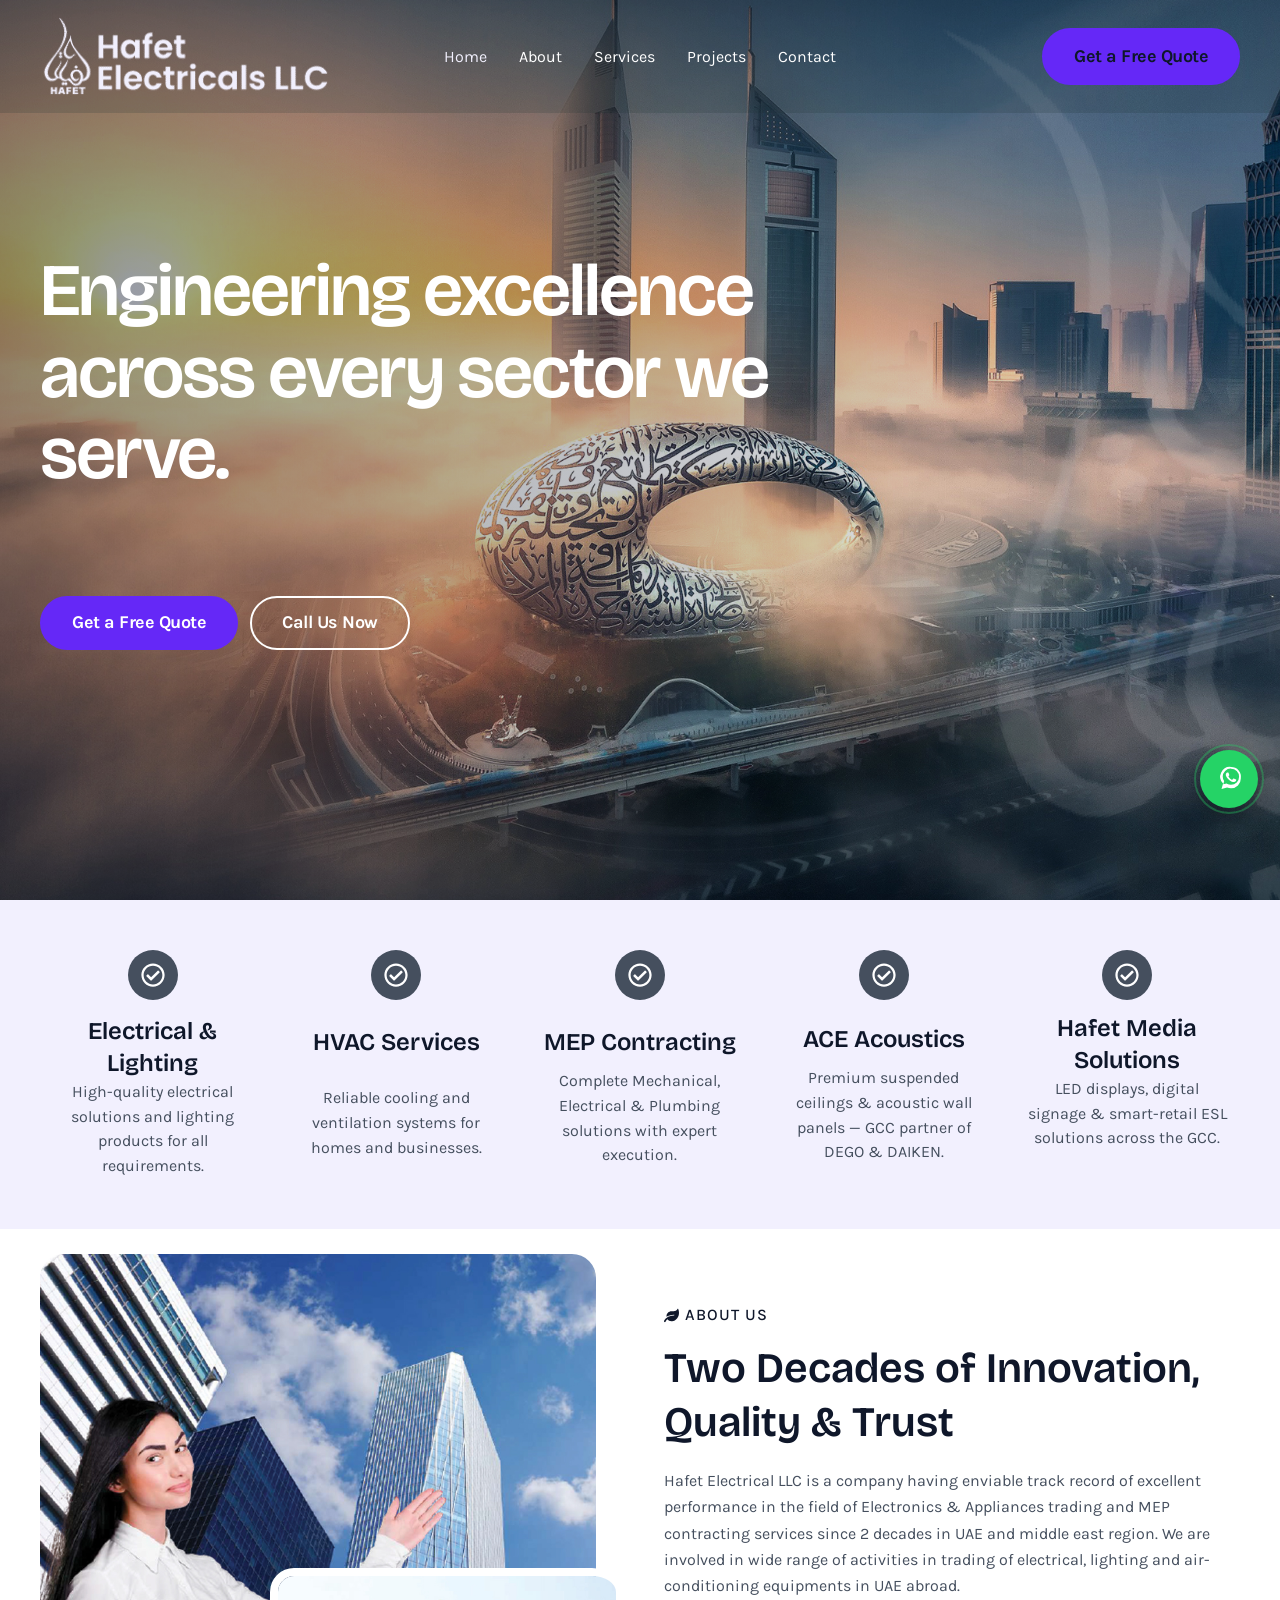
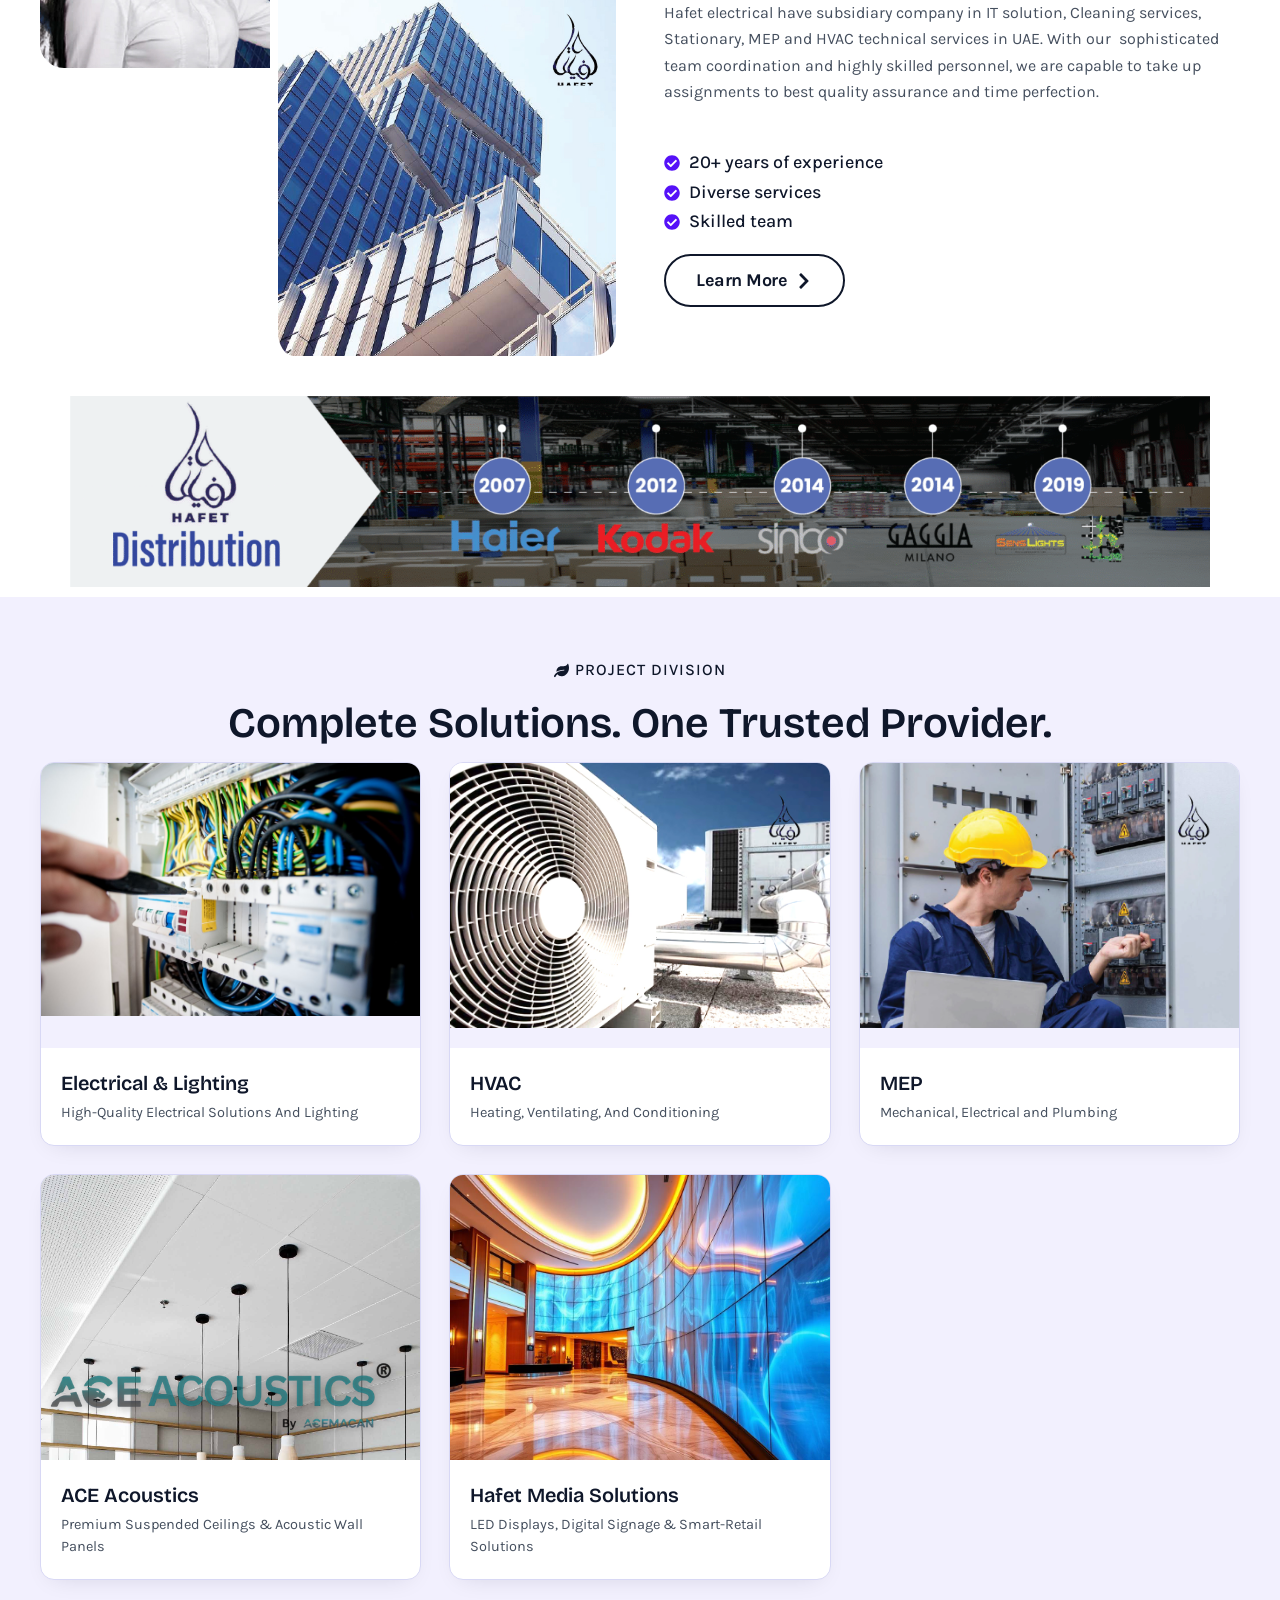
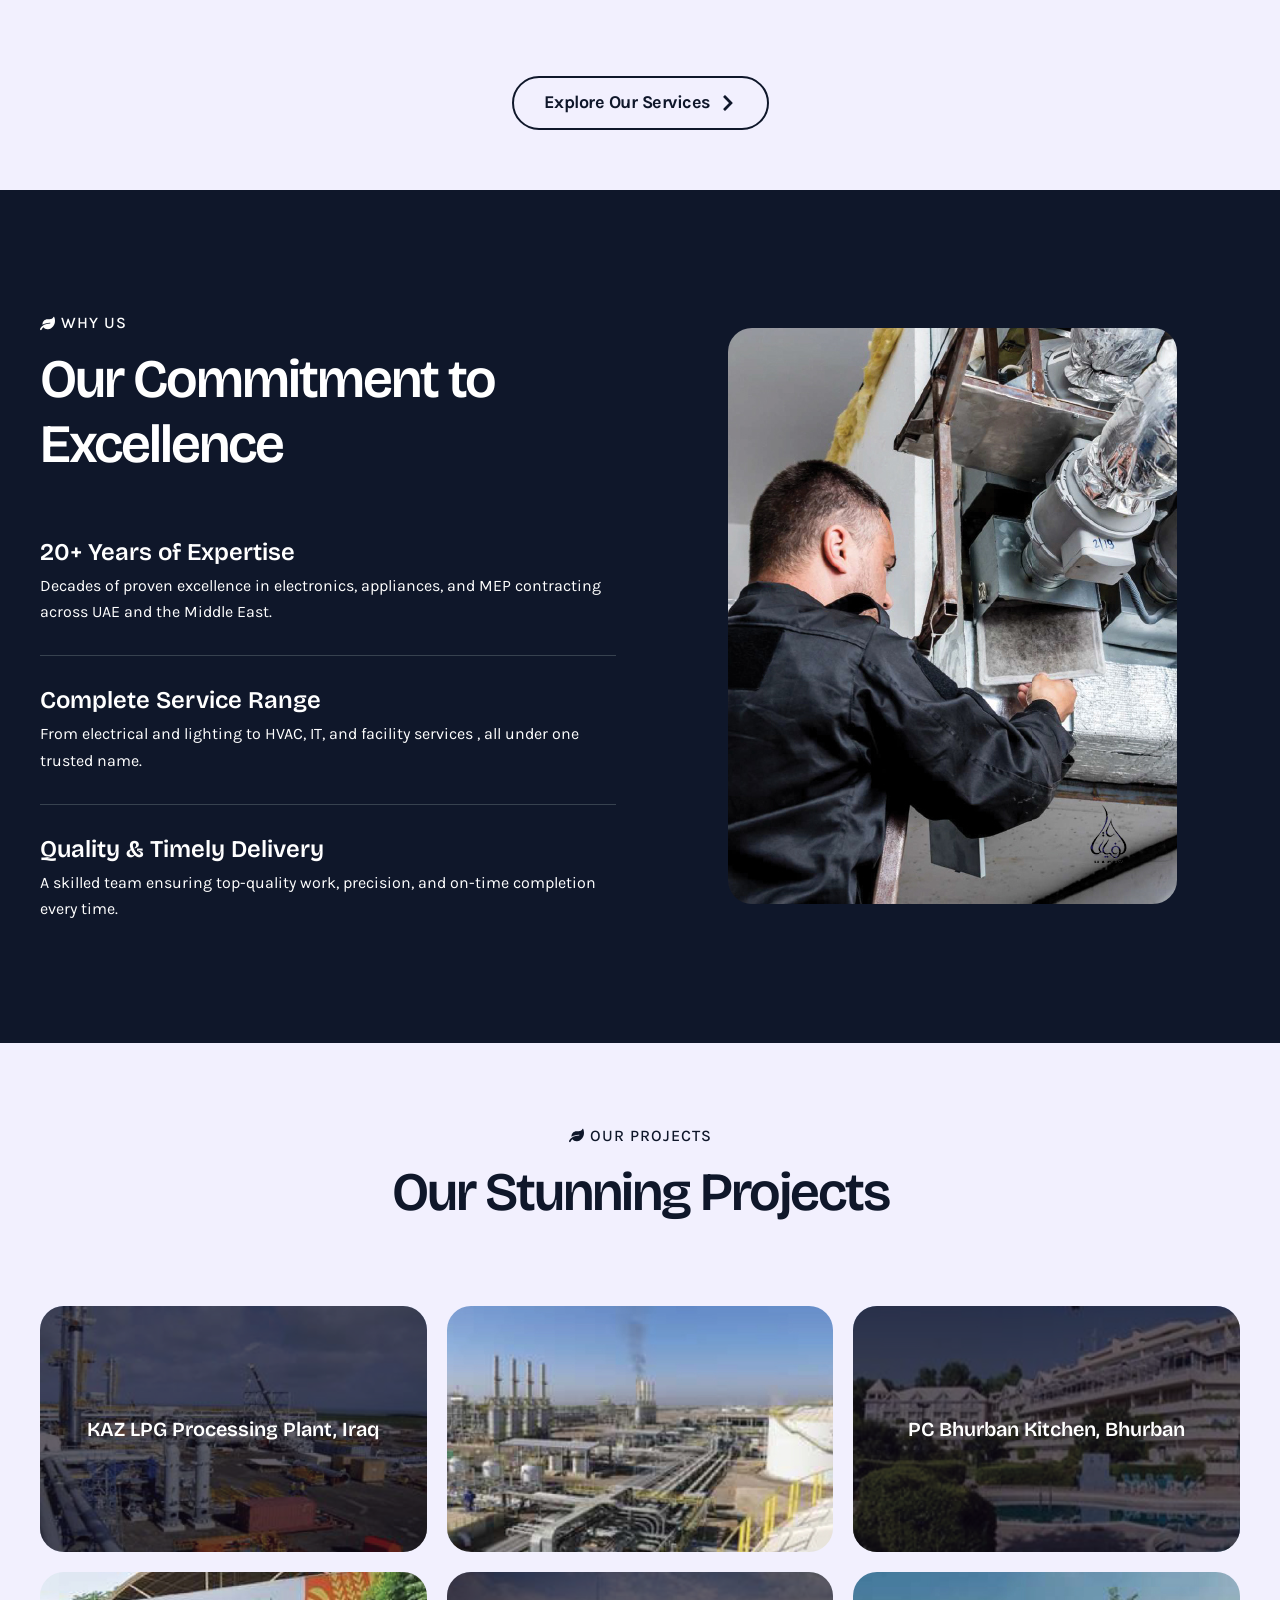
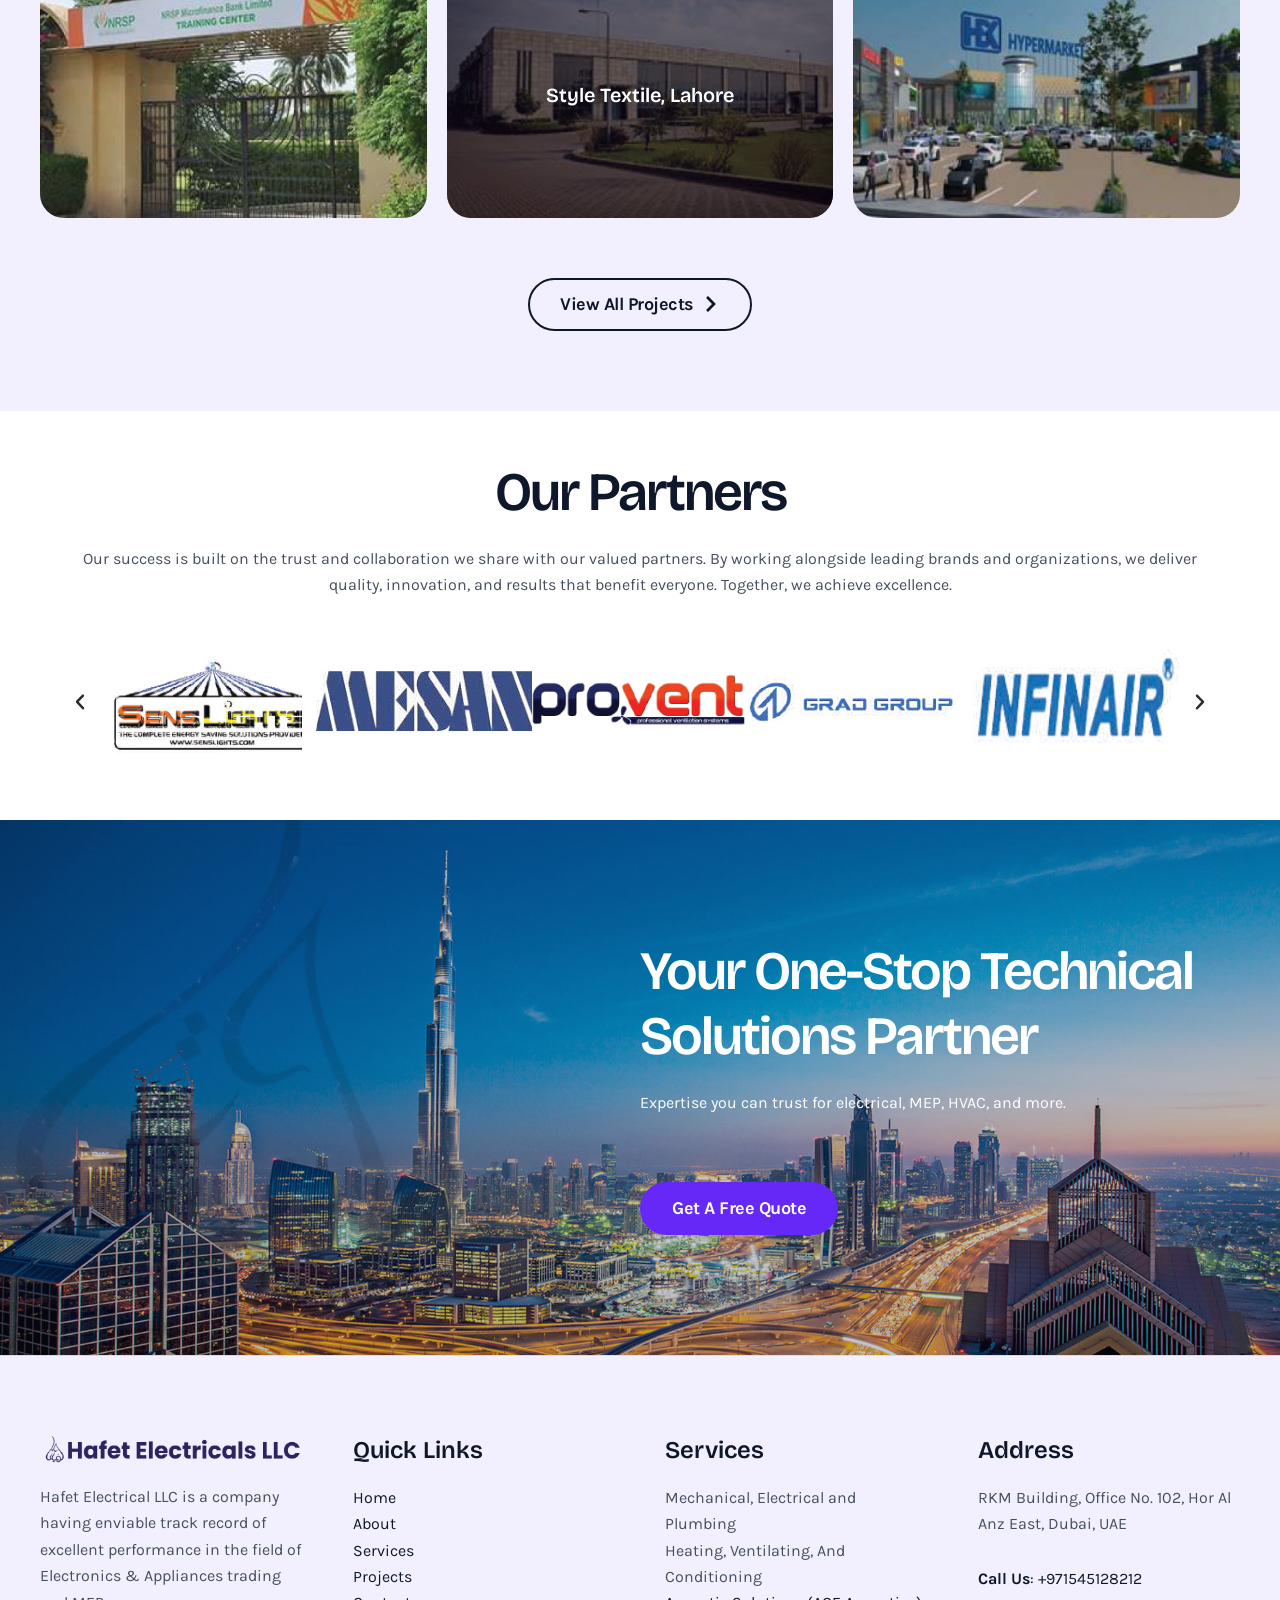
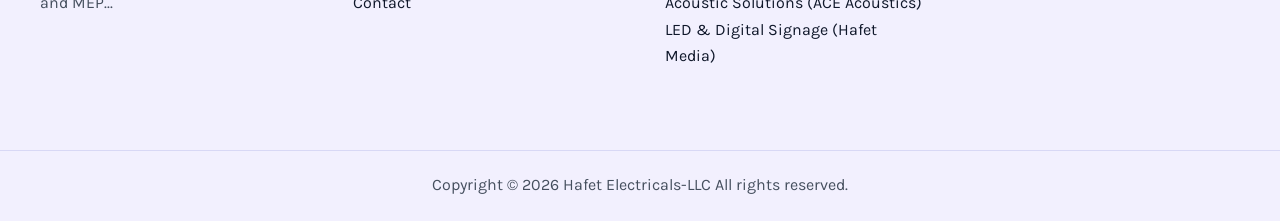
<file: index.html>
<!doctype html>
<html lang="en">
<head>
  <meta charset="utf-8">
  <meta http-equiv="refresh" content="0; url=static-site/index.html">
  <meta name="viewport" content="width=device-width, initial-scale=1">
  <title>Hafet Electricals</title>
  <script>
    window.location.replace("static-site/index.html");
  </script>
</head>
<body>
  <p>Redirecting to <a href="static-site/index.html">static-site/index.html</a>...</p>
</body>
</html>
</file>
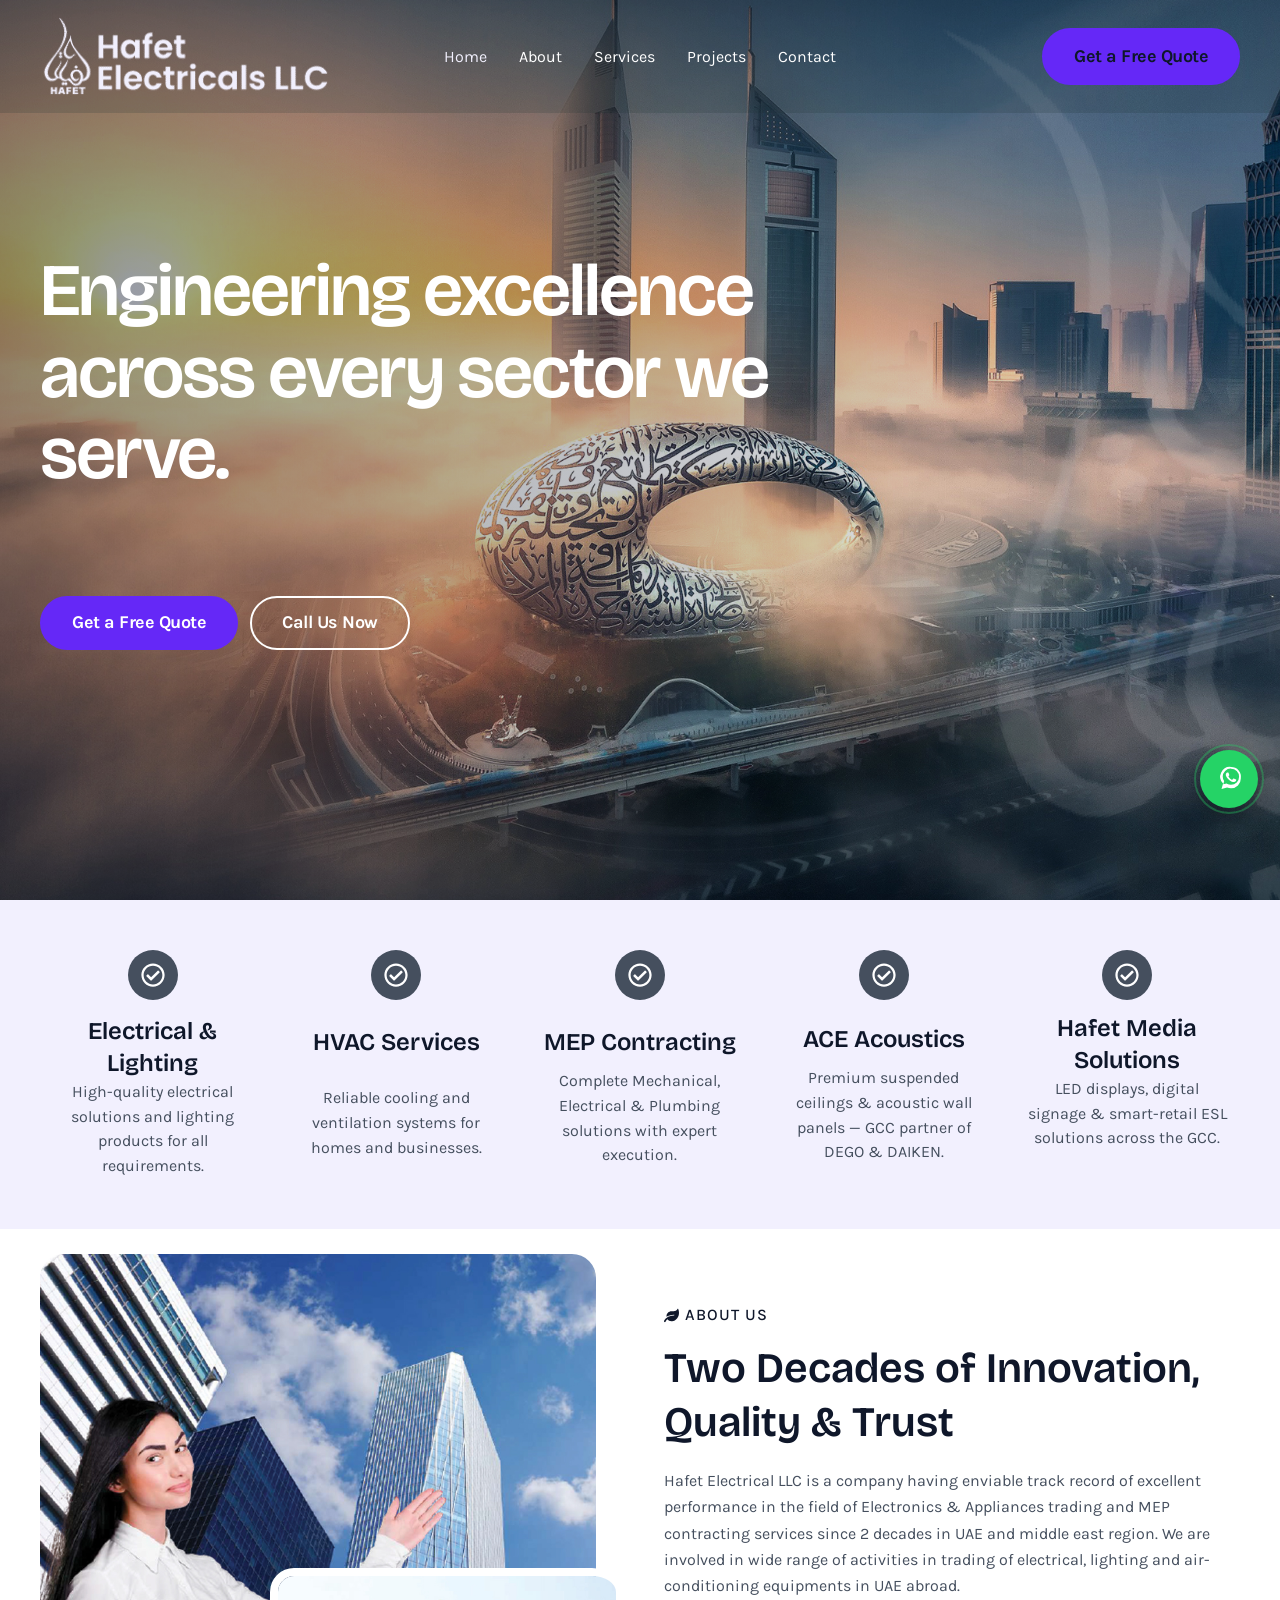
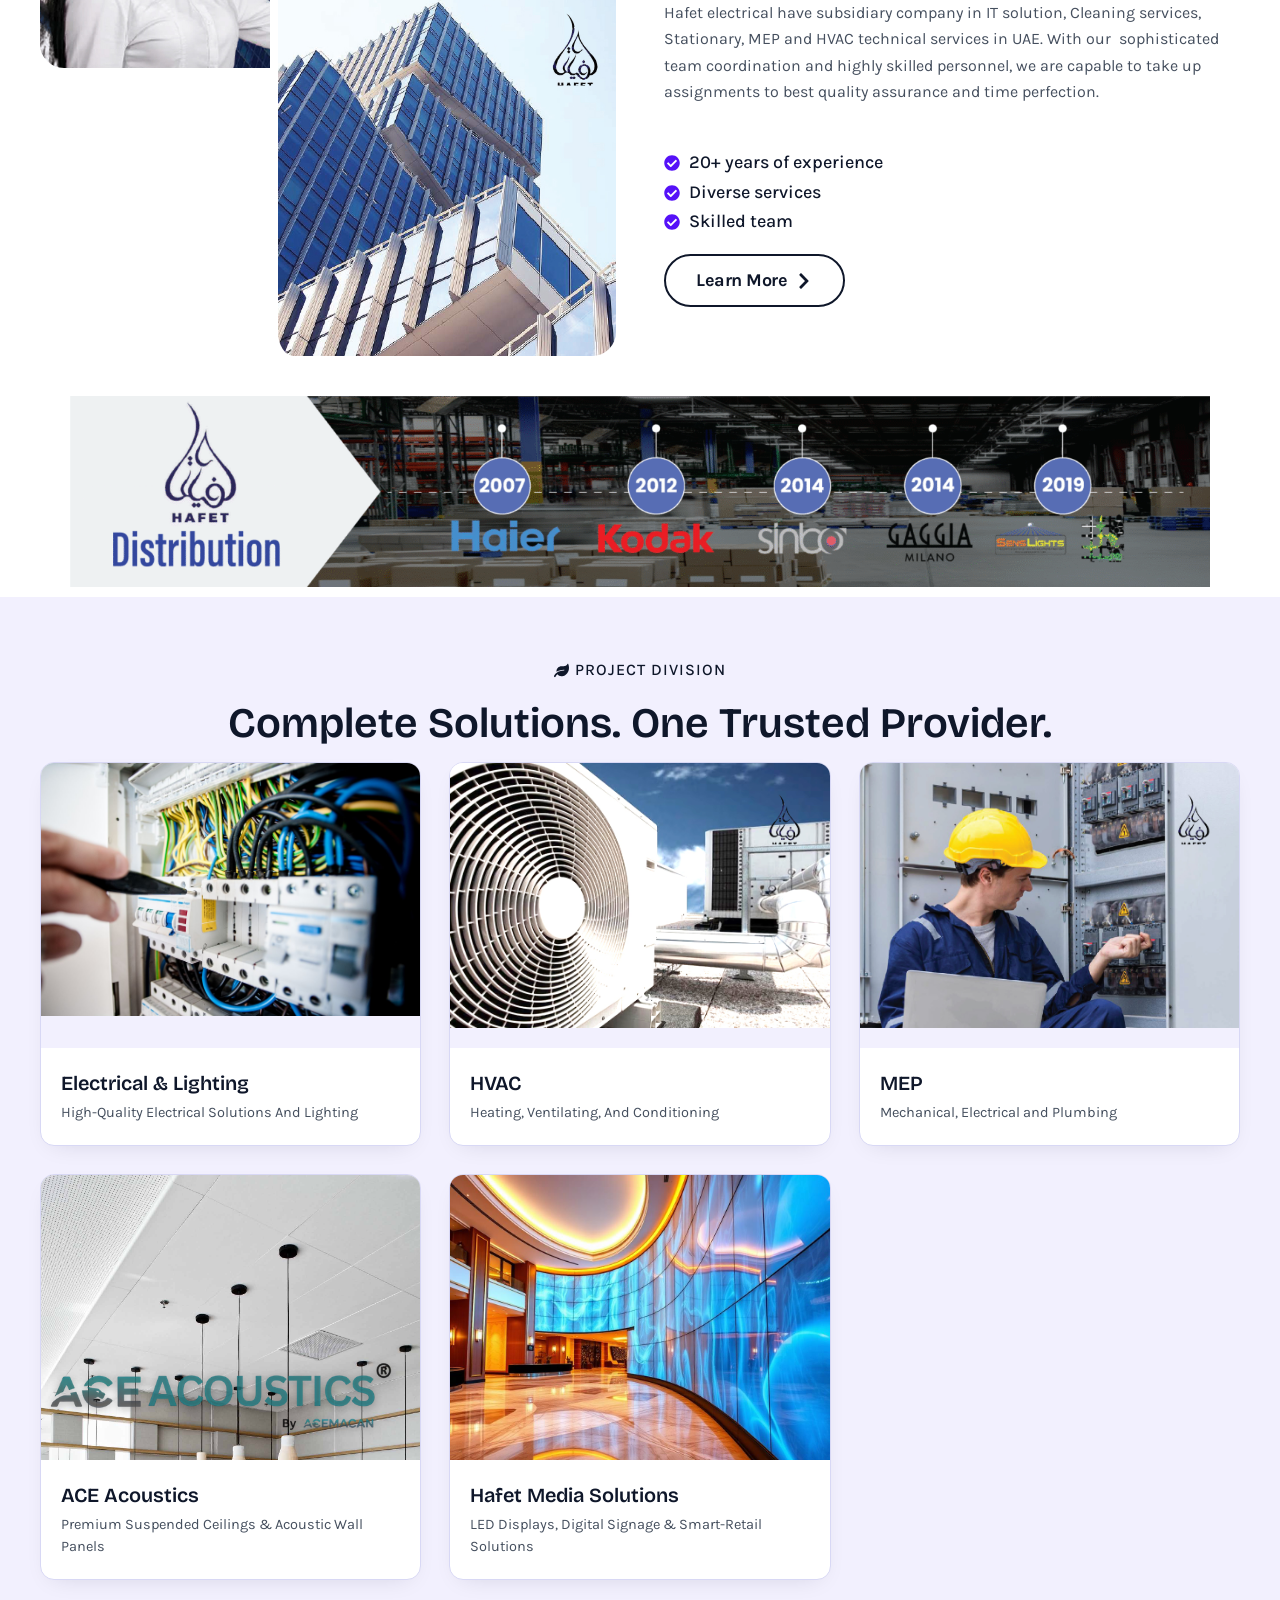
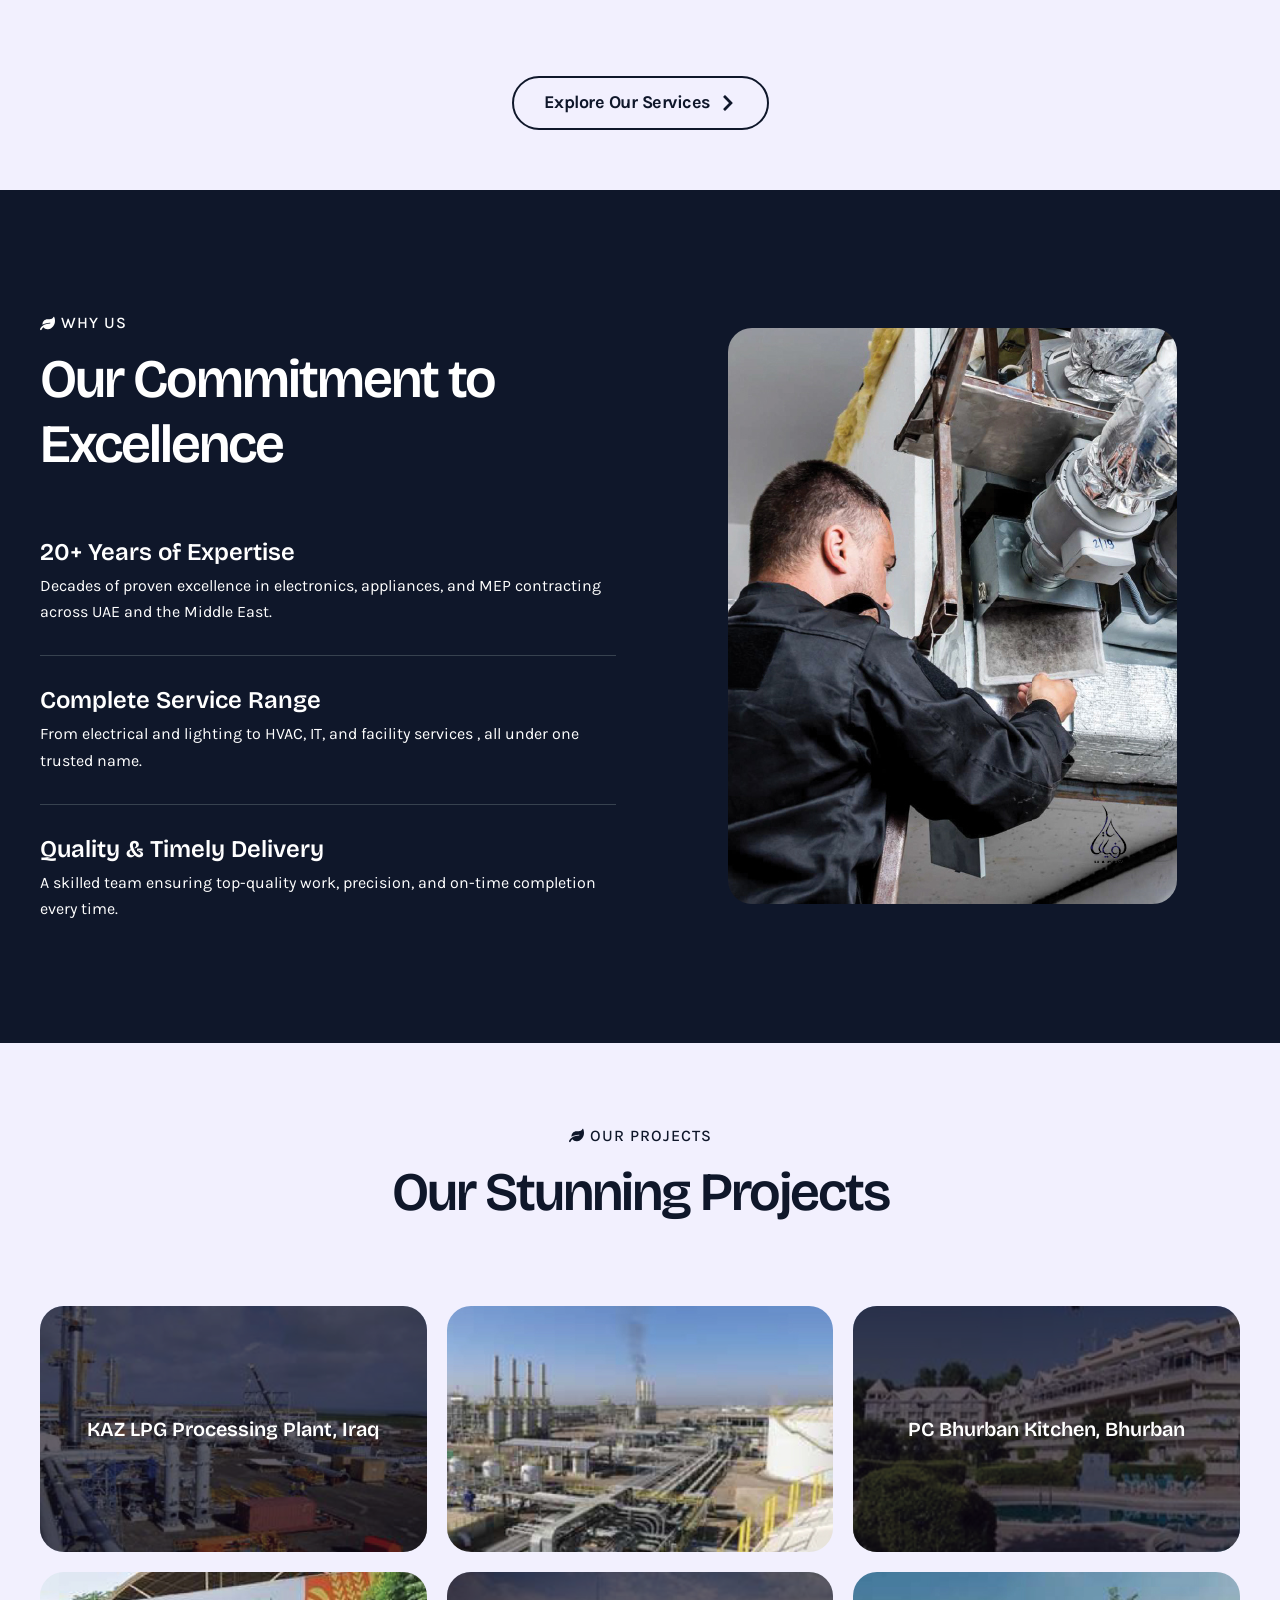
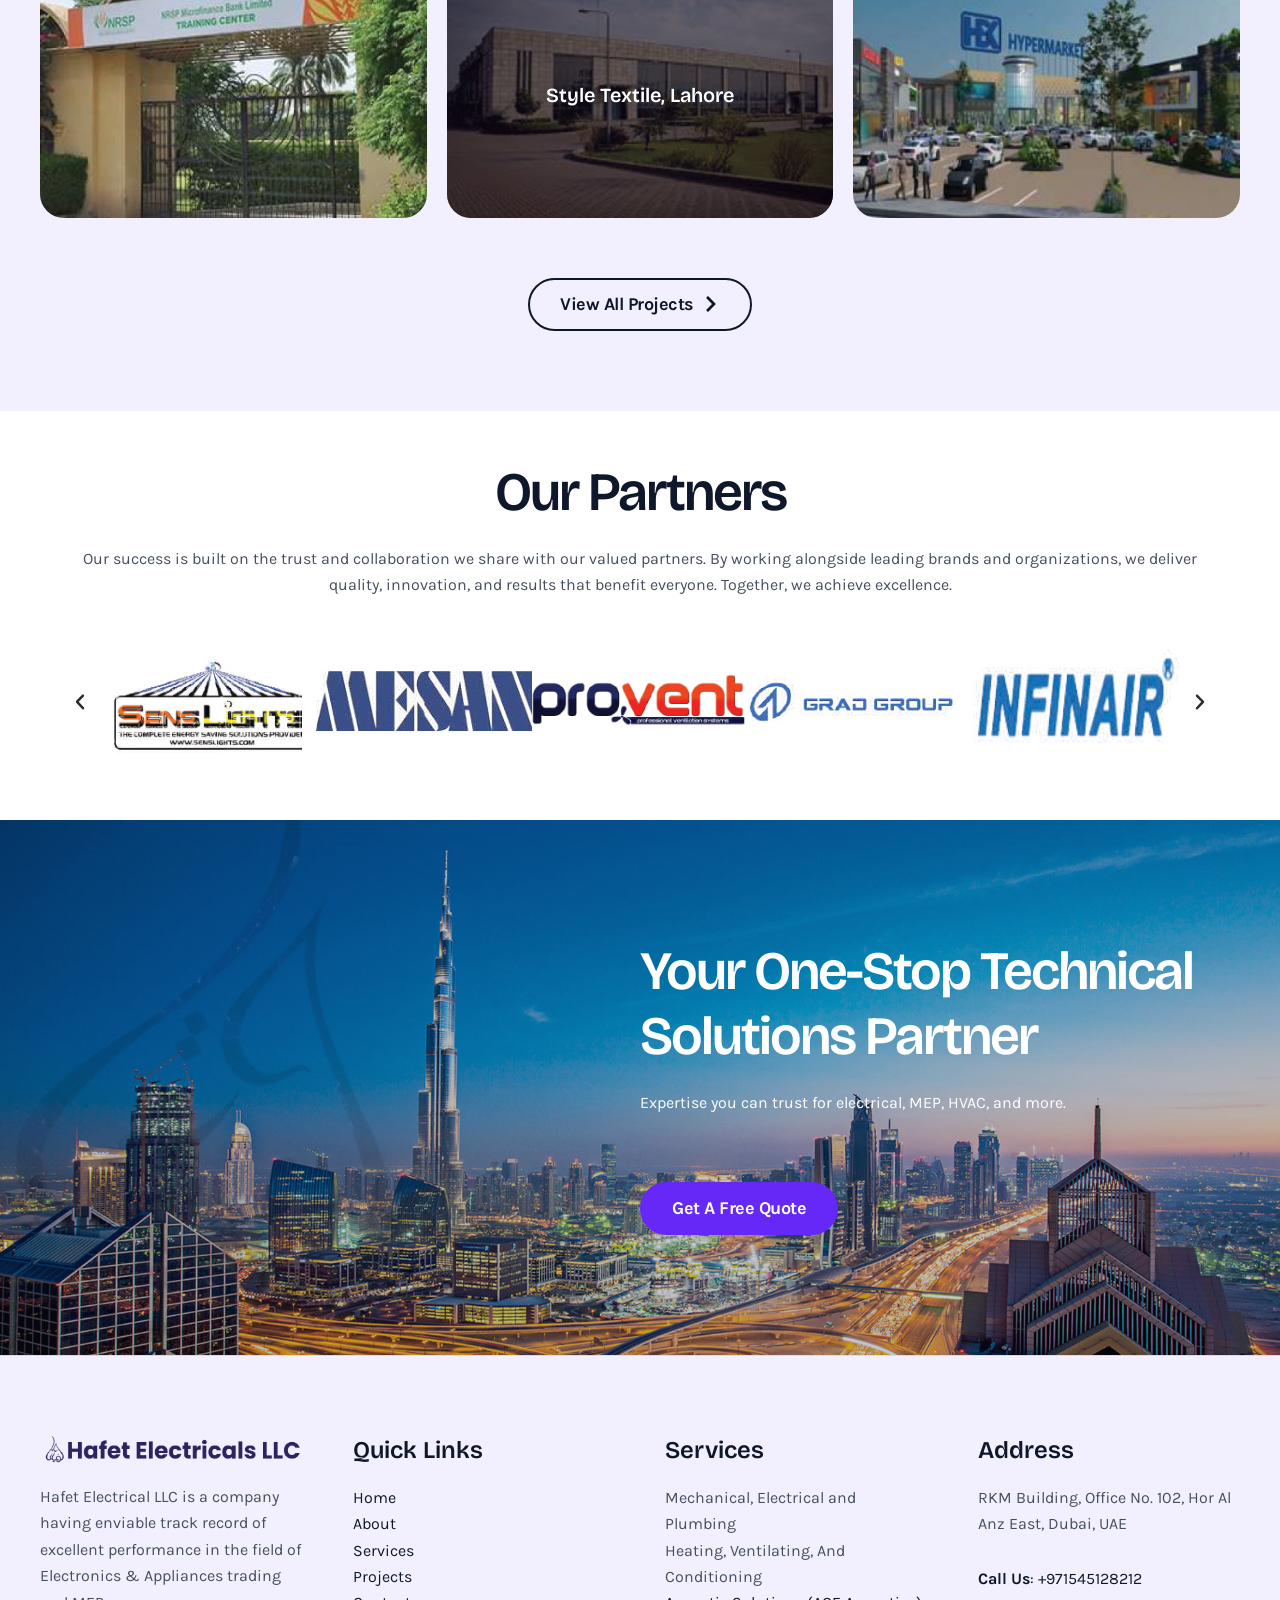
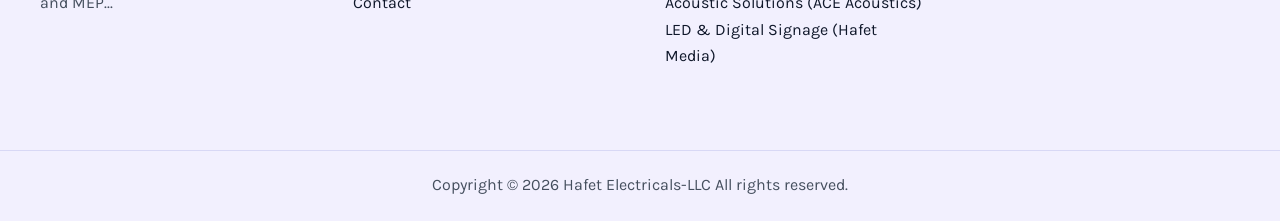
<file: static-site/index.html>
<!DOCTYPE html>
<html lang="en-US">
<head>
<meta charset="UTF-8">
<meta name="viewport" content="width=device-width, initial-scale=1">
	<link rel="profile" href="https://gmpg.org/xfn/11"> 
	<title>Hafet Electricals-LLC</title>
<meta name='robots' content='max-image-preview:large' />
<link rel='dns-prefetch' href='https://fonts.googleapis.com/' />
<link href='https://fonts.googleapis.com' rel='preconnect' />
<link href='https://fonts.gstatic.com' crossorigin='anonymous' rel='preconnect' />
<link rel="alternate" type="application/rss+xml" title="Hafet Electricals-LLC &raquo; Feed" href="https://hafetelectrical.com/feed/" />
<link rel="alternate" type="application/rss+xml" title="Hafet Electricals-LLC &raquo; Comments Feed" href="https://hafetelectrical.com/comments/feed/" />
<link rel="alternate" title="oEmbed (JSON)" type="application/json+oembed" href="https://hafetelectrical.com/wp-json/oembed/1.0/embed?url=https%3A%2F%2Fhafetelectrical.com%2F" />
<link rel="alternate" title="oEmbed (XML)" type="text/xml+oembed" href="https://hafetelectrical.com/wp-json/oembed/1.0/embed?url=https%3A%2F%2Fhafetelectrical.com%2F&#038;format=xml" />
<style id="wp-img-auto-sizes-contain-inline-css">
img:is([sizes=auto i],[sizes^="auto," i]){contain-intrinsic-size:3000px 1500px}
/*# sourceURL=wp-img-auto-sizes-contain-inline-css */
</style>
<link rel='stylesheet' id='astra-theme-css-css' href='wp-content/themes/astra/assets/css/minified/main.min.css' media='all' />
<style id="astra-theme-css-inline-css">
:root{--ast-post-nav-space:0;--ast-container-default-xlg-padding:2.5em;--ast-container-default-lg-padding:2.5em;--ast-container-default-slg-padding:2em;--ast-container-default-md-padding:2.5em;--ast-container-default-sm-padding:2.5em;--ast-container-default-xs-padding:2.4em;--ast-container-default-xxs-padding:1.8em;--ast-code-block-background:#ECEFF3;--ast-comment-inputs-background:#F9FAFB;--ast-normal-container-width:1200px;--ast-narrow-container-width:750px;--ast-blog-title-font-weight:600;--ast-blog-meta-weight:600;--ast-global-color-primary:var(--ast-global-color-5);--ast-global-color-secondary:var(--ast-global-color-4);--ast-global-color-alternate-background:var(--ast-global-color-7);--ast-global-color-subtle-background:var(--ast-global-color-6);--ast-bg-style-guide:var( --ast-global-color-secondary,--ast-global-color-5 );--ast-shadow-style-guide:0px 0px 4px 0 #00000057;--ast-global-dark-bg-style:#fff;--ast-global-dark-lfs:#fbfbfb;--ast-widget-bg-color:#fafafa;--ast-wc-container-head-bg-color:#fbfbfb;--ast-title-layout-bg:#eeeeee;--ast-search-border-color:#e7e7e7;--ast-lifter-hover-bg:#e6e6e6;--ast-gallery-block-color:#000;--srfm-color-input-label:var(--ast-global-color-2);}html{font-size:100%;}a{color:var(--ast-global-color-0);}a:hover,a:focus{color:var(--ast-global-color-1);}body,button,input,select,textarea,.ast-button,.ast-custom-button{font-family:'Karla',sans-serif;font-weight:400;font-size:16px;font-size:1rem;line-height:var(--ast-body-line-height,1.65);}blockquote{color:var(--ast-global-color-3);}h1,h2,h3,h4,h5,h6,.entry-content :where(h1,h2,h3,h4,h5,h6),.site-title,.site-title a{font-family:'Bricolage Grotesque',sans-serif;font-weight:600;}.ast-site-identity .site-title a{color:var(--ast-global-color-2);}.site-title{font-size:26px;font-size:1.625rem;display:none;}.site-header .site-description{font-size:15px;font-size:0.9375rem;display:none;}.entry-title{font-size:20px;font-size:1.25rem;}.ast-blog-single-element.ast-taxonomy-container a{font-size:14px;font-size:0.875rem;}.ast-blog-meta-container{font-size:13px;font-size:0.8125rem;}.archive .ast-article-post .ast-article-inner,.blog .ast-article-post .ast-article-inner,.archive .ast-article-post .ast-article-inner:hover,.blog .ast-article-post .ast-article-inner:hover{border-top-left-radius:6px;border-top-right-radius:6px;border-bottom-right-radius:6px;border-bottom-left-radius:6px;overflow:hidden;}h1,.entry-content :where(h1){font-size:74px;font-size:4.625rem;font-weight:600;font-family:'Bricolage Grotesque',sans-serif;line-height:1.1em;letter-spacing:-2px;}h2,.entry-content :where(h2){font-size:54px;font-size:3.375rem;font-weight:600;font-family:'Bricolage Grotesque',sans-serif;line-height:1.2em;letter-spacing:-2px;}h3,.entry-content :where(h3){font-size:42px;font-size:2.625rem;font-weight:600;font-family:'Bricolage Grotesque',sans-serif;line-height:1.3em;}h4,.entry-content :where(h4){font-size:32px;font-size:2rem;line-height:1.2em;font-weight:600;font-family:'Bricolage Grotesque',sans-serif;}h5,.entry-content :where(h5){font-size:24px;font-size:1.5rem;line-height:1.2em;font-weight:600;font-family:'Bricolage Grotesque',sans-serif;}h6,.entry-content :where(h6){font-size:18px;font-size:1.125rem;line-height:1.25em;font-weight:600;font-family:'Bricolage Grotesque',sans-serif;}::selection{background-color:var(--ast-global-color-0);color:#ffffff;}body,h1,h2,h3,h4,h5,h6,.entry-title a,.entry-content :where(h1,h2,h3,h4,h5,h6){color:var(--ast-global-color-3);}.tagcloud a:hover,.tagcloud a:focus,.tagcloud a.current-item{color:#ffffff;border-color:var(--ast-global-color-0);background-color:var(--ast-global-color-0);}input:focus,input[type="text"]:focus,input[type="email"]:focus,input[type="url"]:focus,input[type="password"]:focus,input[type="reset"]:focus,input[type="search"]:focus,textarea:focus{border-color:var(--ast-global-color-0);}input[type="radio"]:checked,input[type=reset],input[type="checkbox"]:checked,input[type="checkbox"]:hover:checked,input[type="checkbox"]:focus:checked,input[type=range]::-webkit-slider-thumb{border-color:var(--ast-global-color-0);background-color:var(--ast-global-color-0);box-shadow:none;}.site-footer a:hover + .post-count,.site-footer a:focus + .post-count{background:var(--ast-global-color-0);border-color:var(--ast-global-color-0);}.single .nav-links .nav-previous,.single .nav-links .nav-next{color:var(--ast-global-color-0);}.entry-meta,.entry-meta *{line-height:1.45;color:var(--ast-global-color-0);font-weight:600;}.entry-meta a:not(.ast-button):hover,.entry-meta a:not(.ast-button):hover *,.entry-meta a:not(.ast-button):focus,.entry-meta a:not(.ast-button):focus *,.page-links > .page-link,.page-links .page-link:hover,.post-navigation a:hover{color:var(--ast-global-color-1);}#cat option,.secondary .calendar_wrap thead a,.secondary .calendar_wrap thead a:visited{color:var(--ast-global-color-0);}.secondary .calendar_wrap #today,.ast-progress-val span{background:var(--ast-global-color-0);}.secondary a:hover + .post-count,.secondary a:focus + .post-count{background:var(--ast-global-color-0);border-color:var(--ast-global-color-0);}.calendar_wrap #today > a{color:#ffffff;}.page-links .page-link,.single .post-navigation a{color:var(--ast-global-color-3);}.ast-search-menu-icon .search-form button.search-submit{padding:0 4px;}.ast-search-menu-icon form.search-form{padding-right:0;}.ast-header-search .ast-search-menu-icon.ast-dropdown-active .search-form,.ast-header-search .ast-search-menu-icon.ast-dropdown-active .search-field:focus{transition:all 0.2s;}.search-form input.search-field:focus{outline:none;}.ast-mobile-header-content .ast-builder-layout-element:not(.ast-builder-menu):not(.ast-header-divider-element),.ast-mobile-popup-content .ast-builder-layout-element:not(.ast-builder-menu):not(.ast-header-divider-element){padding:15px 20px;}.ast-search-menu-icon .search-form button.search-submit:focus,.ast-theme-transparent-header .ast-header-search .ast-dropdown-active .ast-icon,.ast-theme-transparent-header .ast-inline-search .search-field:focus .ast-icon{color:var(--ast-global-color-1);}.ast-desktop .ast-header-search .slide-search .search-form{border:2px solid var(--ast-global-color-0);}.ast-header-search .slide-search .search-field{background-color:(--ast-global-dark-bg-style);}.ast-archive-title{color:var(--ast-global-color-2);}.widget-title{font-size:22px;font-size:1.375rem;color:var(--ast-global-color-2);}.ast-single-post .entry-content a,.ast-comment-content a:not(.ast-comment-edit-reply-wrap a){text-decoration:underline;}.ast-single-post .elementor-widget-button .elementor-button,.ast-single-post .entry-content .uagb-tab a,.ast-single-post .entry-content .uagb-ifb-cta a,.ast-single-post .entry-content .uabb-module-content a,.ast-single-post .entry-content .uagb-post-grid a,.ast-single-post .entry-content .uagb-timeline a,.ast-single-post .entry-content .uagb-toc__wrap a,.ast-single-post .entry-content .uagb-taxomony-box a,.entry-content .wp-block-latest-posts > li > a,.ast-single-post .entry-content .wp-block-file__button,a.ast-post-filter-single,.ast-single-post .ast-comment-content .comment-reply-link,.ast-single-post .ast-comment-content .comment-edit-link{text-decoration:none;}.ast-search-menu-icon.slide-search a:focus-visible:focus-visible,.astra-search-icon:focus-visible,#close:focus-visible,a:focus-visible,.ast-menu-toggle:focus-visible,.site .skip-link:focus-visible,.wp-block-loginout input:focus-visible,.wp-block-search.wp-block-search__button-inside .wp-block-search__inside-wrapper,.ast-header-navigation-arrow:focus-visible,.ast-orders-table__row .ast-orders-table__cell:focus-visible,a#ast-apply-coupon:focus-visible,#ast-apply-coupon:focus-visible,#close:focus-visible,.button.search-submit:focus-visible,#search_submit:focus,.normal-search:focus-visible,.ast-header-account-wrap:focus-visible,.astra-cart-drawer-close:focus,.ast-single-variation:focus,.ast-button:focus,.ast-builder-button-wrap:has(.ast-custom-button-link:focus),.ast-builder-button-wrap .ast-custom-button-link:focus{outline-style:dotted;outline-color:inherit;outline-width:thin;}input:focus,input[type="text"]:focus,input[type="email"]:focus,input[type="url"]:focus,input[type="password"]:focus,input[type="reset"]:focus,input[type="search"]:focus,input[type="number"]:focus,textarea:focus,.wp-block-search__input:focus,[data-section="section-header-mobile-trigger"] .ast-button-wrap .ast-mobile-menu-trigger-minimal:focus,.ast-mobile-popup-drawer.active .menu-toggle-close:focus,#ast-scroll-top:focus,#coupon_code:focus,#ast-coupon-code:focus{border-style:dotted;border-color:inherit;border-width:thin;}input{outline:none;}.ast-logo-title-inline .site-logo-img{padding-right:1em;}.site-logo-img img{ transition:all 0.2s linear;}.site-logo-img .transparent-custom-logo img,.ast-theme-transparent-header .site-logo-img img{filter:url(#ast-img-color-filter-2);}body .ast-oembed-container *{position:absolute;top:0;width:100%;height:100%;left:0;}body .wp-block-embed-pocket-casts .ast-oembed-container *{position:unset;}.ast-single-post-featured-section + article {margin-top: 2em;}.site-content .ast-single-post-featured-section img {width: 100%;overflow: hidden;object-fit: cover;}.ast-separate-container .site-content .ast-single-post-featured-section + article {margin-top: -80px;z-index: 9;position: relative;border-radius: 4px;}@media (min-width: 922px) {.ast-no-sidebar .site-content .ast-article-image-container--wide {margin-left: -120px;margin-right: -120px;max-width: unset;width: unset;}.ast-left-sidebar .site-content .ast-article-image-container--wide,.ast-right-sidebar .site-content .ast-article-image-container--wide {margin-left: -10px;margin-right: -10px;}.site-content .ast-article-image-container--full {margin-left: calc( -50vw + 50%);margin-right: calc( -50vw + 50%);max-width: 100vw;width: 100vw;}.ast-left-sidebar .site-content .ast-article-image-container--full,.ast-right-sidebar .site-content .ast-article-image-container--full {margin-left: -10px;margin-right: -10px;max-width: inherit;width: auto;}}.site > .ast-single-related-posts-container {margin-top: 0;}@media (min-width: 922px) {.ast-desktop .ast-container--narrow {max-width: var(--ast-narrow-container-width);margin: 0 auto;}}.ast-page-builder-template .hentry {margin: 0;}.ast-page-builder-template .site-content > .ast-container {max-width: 100%;padding: 0;}.ast-page-builder-template .site .site-content #primary {padding: 0;margin: 0;}.ast-page-builder-template .no-results {text-align: center;margin: 4em auto;}.ast-page-builder-template .ast-pagination {padding: 2em;}.ast-page-builder-template .entry-header.ast-no-title.ast-no-thumbnail {margin-top: 0;}.ast-page-builder-template .entry-header.ast-header-without-markup {margin-top: 0;margin-bottom: 0;}.ast-page-builder-template .entry-header.ast-no-title.ast-no-meta {margin-bottom: 0;}.ast-page-builder-template.single .post-navigation {padding-bottom: 2em;}.ast-page-builder-template.single-post .site-content > .ast-container {max-width: 100%;}.ast-page-builder-template .entry-header {margin-top: 2em;margin-left: auto;margin-right: auto;}.ast-page-builder-template .ast-archive-description {margin: 2em auto 0;padding-left: 20px;padding-right: 20px;}.ast-page-builder-template .ast-row {margin-left: 0;margin-right: 0;}.single.ast-page-builder-template .entry-header + .entry-content,.single.ast-page-builder-template .ast-single-entry-banner + .site-content article .entry-content {margin-bottom: 2em;}@media(min-width: 921px) {.ast-page-builder-template.archive.ast-right-sidebar .ast-row article,.ast-page-builder-template.archive.ast-left-sidebar .ast-row article {padding-left: 0;padding-right: 0;}}input[type="text"],input[type="number"],input[type="email"],input[type="url"],input[type="password"],input[type="search"],input[type=reset],input[type=tel],input[type=date],select,textarea{font-size:16px;font-style:normal;font-weight:400;line-height:24px;width:100%;padding:12px 16px;border-radius:4px;box-shadow:0px 1px 2px 0px rgba(0,0,0,0.05);color:var(--ast-form-input-text,#475569);}input[type="text"],input[type="number"],input[type="email"],input[type="url"],input[type="password"],input[type="search"],input[type=reset],input[type=tel],input[type=date],select{height:40px;}input[type="date"]{border-width:1px;border-style:solid;border-color:var(--ast-border-color);background:var( --ast-global-color-secondary,--ast-global-color-5 );}input[type="text"]:focus,input[type="number"]:focus,input[type="email"]:focus,input[type="url"]:focus,input[type="password"]:focus,input[type="search"]:focus,input[type=reset]:focus,input[type="tel"]:focus,input[type="date"]:focus,select:focus,textarea:focus{border-color:#046BD2;box-shadow:none;outline:none;color:var(--ast-form-input-focus-text,#475569);}label,legend{color:var(--ast-global-color-2,#111827 );font-size:14px;font-style:normal;font-weight:500;line-height:20px;}select{padding:6px 10px;}fieldset{padding:30px;border-radius:4px;}button,.ast-button,.button,input[type="button"],input[type="reset"],input[type="submit"]{border-radius:4px;box-shadow:0px 1px 2px 0px rgba(0,0,0,0.05);}:root{--ast-comment-inputs-background:#FFF;}::placeholder{color:var(--ast-form-field-color,#9CA3AF);}::-ms-input-placeholder{color:var(--ast-form-field-color,#9CA3AF);}@media (max-width:921.9px){#ast-desktop-header{display:none;}}@media (min-width:922px){#ast-mobile-header{display:none;}}.wp-block-buttons.aligncenter{justify-content:center;}@media (max-width:921px){.ast-theme-transparent-header #primary,.ast-theme-transparent-header #secondary{padding:0;}}@media (max-width:921px){.ast-plain-container.ast-no-sidebar #primary{padding:0;}}.ast-plain-container.ast-no-sidebar #primary{margin-top:0;margin-bottom:0;}.wp-block-button.is-style-outline .wp-block-button__link{border-color:var(--ast-global-color-0);border-top-width:2px;border-right-width:2px;border-bottom-width:2px;border-left-width:2px;}div.wp-block-button.is-style-outline > .wp-block-button__link:not(.has-text-color),div.wp-block-button.wp-block-button__link.is-style-outline:not(.has-text-color){color:var(--ast-global-color-0);}.wp-block-button.is-style-outline .wp-block-button__link:hover,.wp-block-buttons .wp-block-button.is-style-outline .wp-block-button__link:focus,.wp-block-buttons .wp-block-button.is-style-outline > .wp-block-button__link:not(.has-text-color):hover,.wp-block-buttons .wp-block-button.wp-block-button__link.is-style-outline:not(.has-text-color):hover{color:var(--ast-global-color-2);background-color:var(--ast-global-color-1);border-color:var(--ast-global-color-1);}.post-page-numbers.current .page-link,.ast-pagination .page-numbers.current{color:#ffffff;border-color:var(--ast-global-color-0);background-color:var(--ast-global-color-0);}.wp-block-button.is-style-outline .wp-block-button__link{border-top-width:2px;border-right-width:2px;border-bottom-width:2px;border-left-width:2px;}.wp-block-buttons .wp-block-button.is-style-outline .wp-block-button__link.wp-element-button,.ast-outline-button,.wp-block-uagb-buttons-child .uagb-buttons-repeater.ast-outline-button{border-color:var(--ast-global-color-0);border-top-width:2px;border-right-width:2px;border-bottom-width:2px;border-left-width:2px;font-family:inherit;font-weight:500;font-size:16px;font-size:1rem;line-height:1em;padding-top:13px;padding-right:30px;padding-bottom:13px;padding-left:30px;}.wp-block-buttons .wp-block-button.is-style-outline > .wp-block-button__link:not(.has-text-color),.wp-block-buttons .wp-block-button.wp-block-button__link.is-style-outline:not(.has-text-color),.ast-outline-button{color:var(--ast-global-color-0);}.wp-block-button.is-style-outline .wp-block-button__link:hover,.wp-block-buttons .wp-block-button.is-style-outline .wp-block-button__link:focus,.wp-block-buttons .wp-block-button.is-style-outline > .wp-block-button__link:not(.has-text-color):hover,.wp-block-buttons .wp-block-button.wp-block-button__link.is-style-outline:not(.has-text-color):hover,.ast-outline-button:hover,.ast-outline-button:focus,.wp-block-uagb-buttons-child .uagb-buttons-repeater.ast-outline-button:hover,.wp-block-uagb-buttons-child .uagb-buttons-repeater.ast-outline-button:focus{color:var(--ast-global-color-2);background-color:var(--ast-global-color-1);border-color:var(--ast-global-color-1);}.ast-single-post .entry-content a.ast-outline-button,.ast-single-post .entry-content .is-style-outline>.wp-block-button__link{text-decoration:none;}.wp-block-button .wp-block-button__link.wp-element-button.is-style-outline:not(.has-background),.wp-block-button.is-style-outline>.wp-block-button__link.wp-element-button:not(.has-background),.ast-outline-button{background-color:transparent;}.uagb-buttons-repeater.ast-outline-button{border-radius:9999px;}@media (max-width:921px){.wp-block-buttons .wp-block-button.is-style-outline .wp-block-button__link.wp-element-button,.ast-outline-button,.wp-block-uagb-buttons-child .uagb-buttons-repeater.ast-outline-button{padding-top:12px;padding-right:28px;padding-bottom:12px;padding-left:28px;}}@media (max-width:544px){.wp-block-buttons .wp-block-button.is-style-outline .wp-block-button__link.wp-element-button,.ast-outline-button,.wp-block-uagb-buttons-child .uagb-buttons-repeater.ast-outline-button{padding-top:10px;padding-right:24px;padding-bottom:10px;padding-left:24px;}}.entry-content[data-ast-blocks-layout] > figure{margin-bottom:1em;}h1.widget-title{font-weight:600;}h2.widget-title{font-weight:600;}h3.widget-title{font-weight:600;}#page{display:flex;flex-direction:column;min-height:100vh;}.ast-404-layout-1 h1.page-title{color:var(--ast-global-color-2);}.single .post-navigation a{line-height:1em;height:inherit;}.error-404 .page-sub-title{font-size:1.5rem;font-weight:inherit;}.search .site-content .content-area .search-form{margin-bottom:0;}#page .site-content{flex-grow:1;}.widget{margin-bottom:1.25em;}#secondary li{line-height:1.5em;}#secondary .wp-block-group h2{margin-bottom:0.7em;}#secondary h2{font-size:1.7rem;}.ast-separate-container .ast-article-post,.ast-separate-container .ast-article-single,.ast-separate-container .comment-respond{padding:3em;}.ast-separate-container .ast-article-single .ast-article-single{padding:0;}.ast-article-single .wp-block-post-template-is-layout-grid{padding-left:0;}.ast-separate-container .comments-title,.ast-narrow-container .comments-title{padding:1.5em 2em;}.ast-page-builder-template .comment-form-textarea,.ast-comment-formwrap .ast-grid-common-col{padding:0;}.ast-comment-formwrap{padding:0;display:inline-flex;column-gap:20px;width:100%;margin-left:0;margin-right:0;}.comments-area textarea#comment:focus,.comments-area textarea#comment:active,.comments-area .ast-comment-formwrap input[type="text"]:focus,.comments-area .ast-comment-formwrap input[type="text"]:active {box-shadow:none;outline:none;}.archive.ast-page-builder-template .entry-header{margin-top:2em;}.ast-page-builder-template .ast-comment-formwrap{width:100%;}.entry-title{margin-bottom:0.6em;}.ast-archive-description p{font-size:inherit;font-weight:inherit;line-height:inherit;}.ast-separate-container .ast-comment-list li.depth-1,.hentry{margin-bottom:1.5em;}.site-content section.ast-archive-description{margin-bottom:2em;}@media (min-width:921px){.ast-left-sidebar.ast-page-builder-template #secondary,.archive.ast-right-sidebar.ast-page-builder-template .site-main{padding-left:20px;padding-right:20px;}}@media (max-width:544px){.ast-comment-formwrap.ast-row{column-gap:10px;display:inline-block;}#ast-commentform .ast-grid-common-col{position:relative;width:100%;}}@media (min-width:1201px){.ast-separate-container .ast-article-post,.ast-separate-container .ast-article-single,.ast-separate-container .ast-author-box,.ast-separate-container .ast-404-layout-1,.ast-separate-container .no-results{padding:3em;}}@media (max-width:921px){.ast-left-sidebar #content > .ast-container{display:flex;flex-direction:column-reverse;width:100%;}}@media (min-width:922px){.ast-separate-container.ast-right-sidebar #primary,.ast-separate-container.ast-left-sidebar #primary{border:0;}.search-no-results.ast-separate-container #primary{margin-bottom:4em;}}.elementor-widget-button .elementor-button{border-style:solid;text-decoration:none;border-top-width:2px;border-right-width:2px;border-left-width:2px;border-bottom-width:2px;}.elementor-button.elementor-size-sm,.elementor-button.elementor-size-xs,.elementor-button.elementor-size-md,.elementor-button.elementor-size-lg,.elementor-button.elementor-size-xl,.elementor-button{border-top-left-radius:50px;border-top-right-radius:50px;border-bottom-right-radius:50px;border-bottom-left-radius:50px;padding-top:13px;padding-right:30px;padding-bottom:13px;padding-left:30px;}@media (max-width:921px){.elementor-widget-button .elementor-button.elementor-size-sm,.elementor-widget-button .elementor-button.elementor-size-xs,.elementor-widget-button .elementor-button.elementor-size-md,.elementor-widget-button .elementor-button.elementor-size-lg,.elementor-widget-button .elementor-button.elementor-size-xl,.elementor-widget-button .elementor-button{padding-top:14px;padding-right:28px;padding-bottom:14px;padding-left:28px;}}@media (max-width:544px){.elementor-widget-button .elementor-button.elementor-size-sm,.elementor-widget-button .elementor-button.elementor-size-xs,.elementor-widget-button .elementor-button.elementor-size-md,.elementor-widget-button .elementor-button.elementor-size-lg,.elementor-widget-button .elementor-button.elementor-size-xl,.elementor-widget-button .elementor-button{padding-top:12px;padding-right:24px;padding-bottom:12px;padding-left:24px;}}.elementor-widget-button .elementor-button{border-color:var(--ast-global-color-0);background-color:var(--ast-global-color-0);}.elementor-widget-button .elementor-button:hover,.elementor-widget-button .elementor-button:focus{color:var(--ast-global-color-2);background-color:var(--ast-global-color-1);border-color:var(--ast-global-color-1);}.wp-block-button .wp-block-button__link ,.elementor-widget-button .elementor-button,.elementor-widget-button .elementor-button:visited{color:var(--ast-global-color-2);}.elementor-widget-button .elementor-button{font-family:'Karla',sans-serif;font-weight:700;font-size:18px;font-size:1.125rem;line-height:1.3em;letter-spacing:-0.5px;}body .elementor-button.elementor-size-sm,body .elementor-button.elementor-size-xs,body .elementor-button.elementor-size-md,body .elementor-button.elementor-size-lg,body .elementor-button.elementor-size-xl,body .elementor-button{font-size:18px;font-size:1.125rem;}.wp-block-button .wp-block-button__link:hover,.wp-block-button .wp-block-button__link:focus{color:var(--ast-global-color-2);background-color:var(--ast-global-color-1);border-color:var(--ast-global-color-1);}.elementor-widget-heading h1.elementor-heading-title{line-height:1.1em;}.elementor-widget-heading h2.elementor-heading-title{line-height:1.2em;}.elementor-widget-heading h3.elementor-heading-title{line-height:1.3em;}.elementor-widget-heading h4.elementor-heading-title{line-height:1.2em;}.elementor-widget-heading h5.elementor-heading-title{line-height:1.2em;}.elementor-widget-heading h6.elementor-heading-title{line-height:1.25em;}.wp-block-button .wp-block-button__link,.wp-block-search .wp-block-search__button,body .wp-block-file .wp-block-file__button{border-style:solid;border-top-width:2px;border-right-width:2px;border-left-width:2px;border-bottom-width:2px;border-color:var(--ast-global-color-0);background-color:var(--ast-global-color-0);color:var(--ast-global-color-2);font-family:'Karla',sans-serif;font-weight:700;line-height:1.3em;letter-spacing:-0.5px;font-size:18px;font-size:1.125rem;border-top-left-radius:50px;border-top-right-radius:50px;border-bottom-right-radius:50px;border-bottom-left-radius:50px;padding-top:13px;padding-right:30px;padding-bottom:13px;padding-left:30px;}.ast-single-post .entry-content .wp-block-button .wp-block-button__link,.ast-single-post .entry-content .wp-block-search .wp-block-search__button,body .entry-content .wp-block-file .wp-block-file__button{text-decoration:none;}@media (max-width:921px){.wp-block-button .wp-block-button__link,.wp-block-search .wp-block-search__button,body .wp-block-file .wp-block-file__button{padding-top:14px;padding-right:28px;padding-bottom:14px;padding-left:28px;}}@media (max-width:544px){.wp-block-button .wp-block-button__link,.wp-block-search .wp-block-search__button,body .wp-block-file .wp-block-file__button{padding-top:12px;padding-right:24px;padding-bottom:12px;padding-left:24px;}}.menu-toggle,button,.ast-button,.ast-custom-button,.button,input#submit,input[type="button"],input[type="submit"],input[type="reset"],#comments .submit,.search .search-submit,form[CLASS*="wp-block-search__"].wp-block-search .wp-block-search__inside-wrapper .wp-block-search__button,body .wp-block-file .wp-block-file__button,.search .search-submit{border-style:solid;border-top-width:2px;border-right-width:2px;border-left-width:2px;border-bottom-width:2px;color:var(--ast-global-color-2);border-color:var(--ast-global-color-0);background-color:var(--ast-global-color-0);padding-top:13px;padding-right:30px;padding-bottom:13px;padding-left:30px;font-family:'Karla',sans-serif;font-weight:700;font-size:18px;font-size:1.125rem;line-height:1.3em;letter-spacing:-0.5px;border-top-left-radius:50px;border-top-right-radius:50px;border-bottom-right-radius:50px;border-bottom-left-radius:50px;}button:focus,.menu-toggle:hover,button:hover,.ast-button:hover,.ast-custom-button:hover .button:hover,.ast-custom-button:hover ,input[type=reset]:hover,input[type=reset]:focus,input#submit:hover,input#submit:focus,input[type="button"]:hover,input[type="button"]:focus,input[type="submit"]:hover,input[type="submit"]:focus,form[CLASS*="wp-block-search__"].wp-block-search .wp-block-search__inside-wrapper .wp-block-search__button:hover,form[CLASS*="wp-block-search__"].wp-block-search .wp-block-search__inside-wrapper .wp-block-search__button:focus,body .wp-block-file .wp-block-file__button:hover,body .wp-block-file .wp-block-file__button:focus{color:var(--ast-global-color-2);background-color:var(--ast-global-color-1);border-color:var(--ast-global-color-1);}form[CLASS*="wp-block-search__"].wp-block-search .wp-block-search__inside-wrapper .wp-block-search__button.has-icon{padding-top:calc(13px - 3px);padding-right:calc(30px - 3px);padding-bottom:calc(13px - 3px);padding-left:calc(30px - 3px);}@media (max-width:921px){.menu-toggle,button,.ast-button,.ast-custom-button,.button,input#submit,input[type="button"],input[type="submit"],input[type="reset"],#comments .submit,.search .search-submit,form[CLASS*="wp-block-search__"].wp-block-search .wp-block-search__inside-wrapper .wp-block-search__button,body .wp-block-file .wp-block-file__button,.search .search-submit{padding-top:14px;padding-right:28px;padding-bottom:14px;padding-left:28px;}}@media (max-width:544px){.menu-toggle,button,.ast-button,.ast-custom-button,.button,input#submit,input[type="button"],input[type="submit"],input[type="reset"],#comments .submit,.search .search-submit,form[CLASS*="wp-block-search__"].wp-block-search .wp-block-search__inside-wrapper .wp-block-search__button,body .wp-block-file .wp-block-file__button,.search .search-submit{padding-top:12px;padding-right:24px;padding-bottom:12px;padding-left:24px;}}@media (max-width:921px){.ast-mobile-header-stack .main-header-bar .ast-search-menu-icon{display:inline-block;}.ast-header-break-point.ast-header-custom-item-outside .ast-mobile-header-stack .main-header-bar .ast-search-icon{margin:0;}.ast-comment-avatar-wrap img{max-width:2.5em;}.ast-comment-meta{padding:0 1.8888em 1.3333em;}}@media (min-width:544px){.ast-container{max-width:100%;}}@media (max-width:544px){.ast-separate-container .ast-article-post,.ast-separate-container .ast-article-single,.ast-separate-container .comments-title,.ast-separate-container .ast-archive-description{padding:1.5em 1em;}.ast-separate-container #content .ast-container{padding-left:0.54em;padding-right:0.54em;}.ast-separate-container .ast-comment-list .bypostauthor{padding:.5em;}.ast-search-menu-icon.ast-dropdown-active .search-field{width:170px;}} #ast-mobile-header .ast-site-header-cart-li a{pointer-events:none;}.ast-separate-container{background-color:var(--ast-global-color-4);background-image:none;}@media (max-width:921px){.site-title{display:none;}.site-header .site-description{display:none;}h1,.entry-content :where(h1){font-size:48px;font-size:3rem;}h2,.entry-content :where(h2){font-size:32px;font-size:2rem;}h3,.entry-content :where(h3){font-size:26px;font-size:1.625rem;}h4,.entry-content :where(h4){font-size:22px;font-size:1.375rem;}h5,.entry-content :where(h5){font-size:20px;font-size:1.25rem;}h6,.entry-content :where(h6){font-size:16px;font-size:1rem;}}@media (max-width:544px){.site-title{display:none;}.site-header .site-description{display:none;}h1,.entry-content :where(h1){font-size:36px;font-size:2.25rem;}h2,.entry-content :where(h2){font-size:28px;font-size:1.75rem;}h3,.entry-content :where(h3){font-size:22px;font-size:1.375rem;}h4,.entry-content :where(h4){font-size:20px;font-size:1.25rem;}h5,.entry-content :where(h5){font-size:18px;font-size:1.125rem;}h6,.entry-content :where(h6){font-size:16px;font-size:1rem;}header .custom-logo-link img,.ast-header-break-point .site-branding img,.ast-header-break-point .custom-logo-link img{max-width:120px;width:120px;}.astra-logo-svg{width:120px;}.ast-header-break-point .site-logo-img .custom-mobile-logo-link img{max-width:120px;}}@media (max-width:921px){html{font-size:91.2%;}}@media (max-width:544px){html{font-size:91.2%;}}@media (min-width:922px){.ast-container{max-width:1240px;}}@media (min-width:922px){.site-content .ast-container{display:flex;}}@media (max-width:921px){.site-content .ast-container{flex-direction:column;}}.entry-content :where(h1,h2,h3,h4,h5,h6){clear:none;}@media (min-width:922px){.main-header-menu .sub-menu .menu-item.ast-left-align-sub-menu:hover > .sub-menu,.main-header-menu .sub-menu .menu-item.ast-left-align-sub-menu.focus > .sub-menu{margin-left:-0px;}}.ast-theme-transparent-header [CLASS*="ast-header-button-"] .ast-custom-button{color:var(--ast-global-color-2);background:var(--ast-global-color-0);}.ast-theme-transparent-header [CLASS*="ast-header-button-"] .ast-custom-button:hover{color:var(--ast-global-color-2);background:var(--ast-global-color-1);}.ast-theme-transparent-header [data-section="section-header-mobile-trigger"] .ast-button-wrap .ast-mobile-menu-trigger-outline{background:transparent;}.entry-content li > p{margin-bottom:0;}.site .comments-area{padding-bottom:2em;margin-top:2em;}.wp-block-file {display: flex;align-items: center;flex-wrap: wrap;justify-content: space-between;}.wp-block-pullquote {border: none;}.wp-block-pullquote blockquote::before {content: "\201D";font-family: "Helvetica",sans-serif;display: flex;transform: rotate( 180deg );font-size: 6rem;font-style: normal;line-height: 1;font-weight: bold;align-items: center;justify-content: center;}.has-text-align-right > blockquote::before {justify-content: flex-start;}.has-text-align-left > blockquote::before {justify-content: flex-end;}figure.wp-block-pullquote.is-style-solid-color blockquote {max-width: 100%;text-align: inherit;}:root {--wp--custom--ast-default-block-top-padding: 3em;--wp--custom--ast-default-block-right-padding: 3em;--wp--custom--ast-default-block-bottom-padding: 3em;--wp--custom--ast-default-block-left-padding: 3em;--wp--custom--ast-container-width: 1200px;--wp--custom--ast-content-width-size: 1200px;--wp--custom--ast-wide-width-size: calc(1200px + var(--wp--custom--ast-default-block-left-padding) + var(--wp--custom--ast-default-block-right-padding));}.ast-narrow-container {--wp--custom--ast-content-width-size: 750px;--wp--custom--ast-wide-width-size: 750px;}@media(max-width: 921px) {:root {--wp--custom--ast-default-block-top-padding: 3em;--wp--custom--ast-default-block-right-padding: 2em;--wp--custom--ast-default-block-bottom-padding: 3em;--wp--custom--ast-default-block-left-padding: 2em;}}@media(max-width: 544px) {:root {--wp--custom--ast-default-block-top-padding: 3em;--wp--custom--ast-default-block-right-padding: 1.5em;--wp--custom--ast-default-block-bottom-padding: 3em;--wp--custom--ast-default-block-left-padding: 1.5em;}}.entry-content > .wp-block-group,.entry-content > .wp-block-cover,.entry-content > .wp-block-columns {padding-top: var(--wp--custom--ast-default-block-top-padding);padding-right: var(--wp--custom--ast-default-block-right-padding);padding-bottom: var(--wp--custom--ast-default-block-bottom-padding);padding-left: var(--wp--custom--ast-default-block-left-padding);}.ast-plain-container.ast-no-sidebar .entry-content > .alignfull,.ast-page-builder-template .ast-no-sidebar .entry-content > .alignfull {margin-left: calc( -50vw + 50%);margin-right: calc( -50vw + 50%);max-width: 100vw;width: 100vw;}.ast-plain-container.ast-no-sidebar .entry-content .alignfull .alignfull,.ast-page-builder-template.ast-no-sidebar .entry-content .alignfull .alignfull,.ast-plain-container.ast-no-sidebar .entry-content .alignfull .alignwide,.ast-page-builder-template.ast-no-sidebar .entry-content .alignfull .alignwide,.ast-plain-container.ast-no-sidebar .entry-content .alignwide .alignfull,.ast-page-builder-template.ast-no-sidebar .entry-content .alignwide .alignfull,.ast-plain-container.ast-no-sidebar .entry-content .alignwide .alignwide,.ast-page-builder-template.ast-no-sidebar .entry-content .alignwide .alignwide,.ast-plain-container.ast-no-sidebar .entry-content .wp-block-column .alignfull,.ast-page-builder-template.ast-no-sidebar .entry-content .wp-block-column .alignfull,.ast-plain-container.ast-no-sidebar .entry-content .wp-block-column .alignwide,.ast-page-builder-template.ast-no-sidebar .entry-content .wp-block-column .alignwide {margin-left: auto;margin-right: auto;width: 100%;}[data-ast-blocks-layout] .wp-block-separator:not(.is-style-dots) {height: 0;}[data-ast-blocks-layout] .wp-block-separator {margin: 20px auto;}[data-ast-blocks-layout] .wp-block-separator:not(.is-style-wide):not(.is-style-dots) {max-width: 100px;}[data-ast-blocks-layout] .wp-block-separator.has-background {padding: 0;}.entry-content[data-ast-blocks-layout] > * {max-width: var(--wp--custom--ast-content-width-size);margin-left: auto;margin-right: auto;}.entry-content[data-ast-blocks-layout] > .alignwide {max-width: var(--wp--custom--ast-wide-width-size);}.entry-content[data-ast-blocks-layout] .alignfull {max-width: none;}.entry-content .wp-block-columns {margin-bottom: 0;}blockquote {margin: 1.5em;border-color: rgba(0,0,0,0.05);}.wp-block-quote:not(.has-text-align-right):not(.has-text-align-center) {border-left: 5px solid rgba(0,0,0,0.05);}.has-text-align-right > blockquote,blockquote.has-text-align-right {border-right: 5px solid rgba(0,0,0,0.05);}.has-text-align-left > blockquote,blockquote.has-text-align-left {border-left: 5px solid rgba(0,0,0,0.05);}.wp-block-site-tagline,.wp-block-latest-posts .read-more {margin-top: 15px;}.wp-block-loginout p label {display: block;}.wp-block-loginout p:not(.login-remember):not(.login-submit) input {width: 100%;}.wp-block-loginout input:focus {border-color: transparent;}.wp-block-loginout input:focus {outline: thin dotted;}.entry-content .wp-block-media-text .wp-block-media-text__content {padding: 0 0 0 8%;}.entry-content .wp-block-media-text.has-media-on-the-right .wp-block-media-text__content {padding: 0 8% 0 0;}.entry-content .wp-block-media-text.has-background .wp-block-media-text__content {padding: 8%;}.entry-content .wp-block-cover:not([class*="background-color"]):not(.has-text-color.has-link-color) .wp-block-cover__inner-container,.entry-content .wp-block-cover:not([class*="background-color"]) .wp-block-cover-image-text,.entry-content .wp-block-cover:not([class*="background-color"]) .wp-block-cover-text,.entry-content .wp-block-cover-image:not([class*="background-color"]) .wp-block-cover__inner-container,.entry-content .wp-block-cover-image:not([class*="background-color"]) .wp-block-cover-image-text,.entry-content .wp-block-cover-image:not([class*="background-color"]) .wp-block-cover-text {color: var(--ast-global-color-primary,var(--ast-global-color-5));}.wp-block-loginout .login-remember input {width: 1.1rem;height: 1.1rem;margin: 0 5px 4px 0;vertical-align: middle;}.wp-block-latest-posts > li > *:first-child,.wp-block-latest-posts:not(.is-grid) > li:first-child {margin-top: 0;}.entry-content > .wp-block-buttons,.entry-content > .wp-block-uagb-buttons {margin-bottom: 1.5em;}.wp-block-search__inside-wrapper .wp-block-search__input {padding: 0 10px;color: var(--ast-global-color-3);background: var(--ast-global-color-primary,var(--ast-global-color-5));border-color: var(--ast-border-color);}.wp-block-latest-posts .read-more {margin-bottom: 1.5em;}.wp-block-search__no-button .wp-block-search__inside-wrapper .wp-block-search__input {padding-top: 5px;padding-bottom: 5px;}.wp-block-latest-posts .wp-block-latest-posts__post-date,.wp-block-latest-posts .wp-block-latest-posts__post-author {font-size: 1rem;}.wp-block-latest-posts > li > *,.wp-block-latest-posts:not(.is-grid) > li {margin-top: 12px;margin-bottom: 12px;}.ast-page-builder-template .entry-content[data-ast-blocks-layout] > .alignwide:where(:not(.uagb-is-root-container):not(.spectra-is-root-container)) > * {max-width: var(--wp--custom--ast-wide-width-size);}.ast-page-builder-template .entry-content[data-ast-blocks-layout] > .inherit-container-width > *,.ast-page-builder-template .entry-content[data-ast-blocks-layout] > *:not(.wp-block-group):where(:not(.uagb-is-root-container):not(.spectra-is-root-container)) > *,.entry-content[data-ast-blocks-layout] > .wp-block-cover .wp-block-cover__inner-container {max-width: none ;margin-left: auto;margin-right: auto;}.ast-page-builder-template .entry-content[data-ast-blocks-layout] > *,.ast-page-builder-template .entry-content[data-ast-blocks-layout] > .alignfull:where(:not(.wp-block-group):not(.uagb-is-root-container):not(.spectra-is-root-container)) > * {max-width: none;}.entry-content[data-ast-blocks-layout] .wp-block-cover:not(.alignleft):not(.alignright) {width: auto;}@media(max-width: 1200px) {.ast-separate-container .entry-content > .alignfull,.ast-separate-container .entry-content[data-ast-blocks-layout] > .alignwide,.ast-plain-container .entry-content[data-ast-blocks-layout] > .alignwide,.ast-plain-container .entry-content .alignfull {margin-left: calc(-1 * min(var(--ast-container-default-xlg-padding),20px)) ;margin-right: calc(-1 * min(var(--ast-container-default-xlg-padding),20px));}}@media(min-width: 1201px) {.ast-separate-container .entry-content > .alignfull {margin-left: calc(-1 * var(--ast-container-default-xlg-padding) );margin-right: calc(-1 * var(--ast-container-default-xlg-padding) );}.ast-separate-container .entry-content[data-ast-blocks-layout] > .alignwide,.ast-plain-container .entry-content[data-ast-blocks-layout] > .alignwide {margin-left: auto;margin-right: auto;}}@media(min-width: 921px) {.ast-separate-container .entry-content .wp-block-group.alignwide:not(.inherit-container-width) > :where(:not(.alignleft):not(.alignright)),.ast-plain-container .entry-content .wp-block-group.alignwide:not(.inherit-container-width) > :where(:not(.alignleft):not(.alignright)) {max-width: calc( var(--wp--custom--ast-content-width-size) + 80px );}.ast-plain-container.ast-right-sidebar .entry-content[data-ast-blocks-layout] .alignfull,.ast-plain-container.ast-left-sidebar .entry-content[data-ast-blocks-layout] .alignfull {margin-left: -60px;margin-right: -60px;}}@media(min-width: 544px) {.entry-content > .alignleft {margin-right: 20px;}.entry-content > .alignright {margin-left: 20px;}}@media (max-width:544px){.wp-block-columns .wp-block-column:not(:last-child){margin-bottom:20px;}.wp-block-latest-posts{margin:0;}}@media( max-width: 600px ) {.entry-content .wp-block-media-text .wp-block-media-text__content,.entry-content .wp-block-media-text.has-media-on-the-right .wp-block-media-text__content {padding: 8% 0 0;}.entry-content .wp-block-media-text.has-background .wp-block-media-text__content {padding: 8%;}}.ast-page-builder-template .entry-header {padding-left: 0;}.ast-narrow-container .site-content .wp-block-uagb-image--align-full .wp-block-uagb-image__figure {max-width: 100%;margin-left: auto;margin-right: auto;}.entry-content ul,.entry-content ol {padding: revert;margin: revert;padding-left: 20px;}.entry-content ul.wc-block-product-template{padding: 0;}:root .has-ast-global-color-0-color{color:var(--ast-global-color-0);}:root .has-ast-global-color-0-background-color{background-color:var(--ast-global-color-0);}:root .wp-block-button .has-ast-global-color-0-color{color:var(--ast-global-color-0);}:root .wp-block-button .has-ast-global-color-0-background-color{background-color:var(--ast-global-color-0);}:root .has-ast-global-color-1-color{color:var(--ast-global-color-1);}:root .has-ast-global-color-1-background-color{background-color:var(--ast-global-color-1);}:root .wp-block-button .has-ast-global-color-1-color{color:var(--ast-global-color-1);}:root .wp-block-button .has-ast-global-color-1-background-color{background-color:var(--ast-global-color-1);}:root .has-ast-global-color-2-color{color:var(--ast-global-color-2);}:root .has-ast-global-color-2-background-color{background-color:var(--ast-global-color-2);}:root .wp-block-button .has-ast-global-color-2-color{color:var(--ast-global-color-2);}:root .wp-block-button .has-ast-global-color-2-background-color{background-color:var(--ast-global-color-2);}:root .has-ast-global-color-3-color{color:var(--ast-global-color-3);}:root .has-ast-global-color-3-background-color{background-color:var(--ast-global-color-3);}:root .wp-block-button .has-ast-global-color-3-color{color:var(--ast-global-color-3);}:root .wp-block-button .has-ast-global-color-3-background-color{background-color:var(--ast-global-color-3);}:root .has-ast-global-color-4-color{color:var(--ast-global-color-4);}:root .has-ast-global-color-4-background-color{background-color:var(--ast-global-color-4);}:root .wp-block-button .has-ast-global-color-4-color{color:var(--ast-global-color-4);}:root .wp-block-button .has-ast-global-color-4-background-color{background-color:var(--ast-global-color-4);}:root .has-ast-global-color-5-color{color:var(--ast-global-color-5);}:root .has-ast-global-color-5-background-color{background-color:var(--ast-global-color-5);}:root .wp-block-button .has-ast-global-color-5-color{color:var(--ast-global-color-5);}:root .wp-block-button .has-ast-global-color-5-background-color{background-color:var(--ast-global-color-5);}:root .has-ast-global-color-6-color{color:var(--ast-global-color-6);}:root .has-ast-global-color-6-background-color{background-color:var(--ast-global-color-6);}:root .wp-block-button .has-ast-global-color-6-color{color:var(--ast-global-color-6);}:root .wp-block-button .has-ast-global-color-6-background-color{background-color:var(--ast-global-color-6);}:root .has-ast-global-color-7-color{color:var(--ast-global-color-7);}:root .has-ast-global-color-7-background-color{background-color:var(--ast-global-color-7);}:root .wp-block-button .has-ast-global-color-7-color{color:var(--ast-global-color-7);}:root .wp-block-button .has-ast-global-color-7-background-color{background-color:var(--ast-global-color-7);}:root .has-ast-global-color-8-color{color:var(--ast-global-color-8);}:root .has-ast-global-color-8-background-color{background-color:var(--ast-global-color-8);}:root .wp-block-button .has-ast-global-color-8-color{color:var(--ast-global-color-8);}:root .wp-block-button .has-ast-global-color-8-background-color{background-color:var(--ast-global-color-8);}:root{--ast-global-color-0:#6528F7;--ast-global-color-1:#5511F8;--ast-global-color-2:#0F172A;--ast-global-color-3:#454F5E;--ast-global-color-4:#F2F0FE;--ast-global-color-5:#FFFFFF;--ast-global-color-6:#D8D8F5;--ast-global-color-7:#0D0614;--ast-global-color-8:#222222;}:root {--ast-border-color : var(--ast-global-color-6);}.ast-single-entry-banner {-js-display: flex;display: flex;flex-direction: column;justify-content: center;text-align: center;position: relative;background: var(--ast-title-layout-bg);}.ast-single-entry-banner[data-banner-layout="layout-1"] {max-width: 1200px;background: inherit;padding: 20px 0;}.ast-single-entry-banner[data-banner-width-type="custom"] {margin: 0 auto;width: 100%;}.ast-single-entry-banner + .site-content .entry-header {margin-bottom: 0;}.site .ast-author-avatar {--ast-author-avatar-size: ;}a.ast-underline-text {text-decoration: underline;}.ast-container > .ast-terms-link {position: relative;display: block;}a.ast-button.ast-badge-tax {padding: 4px 8px;border-radius: 3px;font-size: inherit;}header.entry-header{text-align:left;}header.entry-header .entry-title{font-weight:600;font-size:32px;font-size:2rem;}header.entry-header > *:not(:last-child){margin-bottom:10px;}header.entry-header .post-thumb-img-content{text-align:center;}header.entry-header .post-thumb img,.ast-single-post-featured-section.post-thumb img{aspect-ratio:16/9;width:100%;height:100%;}@media (max-width:921px){header.entry-header{text-align:left;}}@media (max-width:544px){header.entry-header{text-align:left;}}.ast-archive-entry-banner {-js-display: flex;display: flex;flex-direction: column;justify-content: center;text-align: center;position: relative;background: var(--ast-title-layout-bg);}.ast-archive-entry-banner[data-banner-width-type="custom"] {margin: 0 auto;width: 100%;}.ast-archive-entry-banner[data-banner-layout="layout-1"] {background: inherit;padding: 20px 0;text-align: left;}body.archive .ast-archive-description{max-width:1200px;width:100%;text-align:left;padding-top:3em;padding-right:3em;padding-bottom:3em;padding-left:3em;}body.archive .ast-archive-description .ast-archive-title,body.archive .ast-archive-description .ast-archive-title *{font-weight:600;font-size:32px;font-size:2rem;}body.archive .ast-archive-description > *:not(:last-child){margin-bottom:10px;}@media (max-width:921px){body.archive .ast-archive-description{text-align:left;}}@media (max-width:544px){body.archive .ast-archive-description{text-align:left;}}.ast-theme-transparent-header #masthead .site-logo-img .transparent-custom-logo .astra-logo-svg{width:291px;height:30px;}.ast-theme-transparent-header #masthead .site-logo-img .transparent-custom-logo img{ max-width:291px; width:291px;}@media (max-width:921px){.ast-theme-transparent-header #masthead .site-logo-img .transparent-custom-logo .astra-logo-svg{width:120px;}.ast-theme-transparent-header #masthead .site-logo-img .transparent-custom-logo img{ max-width:120px; width:120px;}}@media (max-width:543px){.ast-theme-transparent-header #masthead .site-logo-img .transparent-custom-logo .astra-logo-svg{width:100px;}.ast-theme-transparent-header #masthead .site-logo-img .transparent-custom-logo img{ max-width:100px; width:100px;}}@media (min-width:921px){.ast-theme-transparent-header #masthead{position:absolute;left:0;right:0;}.ast-theme-transparent-header .main-header-bar,.ast-theme-transparent-header.ast-header-break-point .main-header-bar{background:none;}body.elementor-editor-active.ast-theme-transparent-header #masthead,.fl-builder-edit .ast-theme-transparent-header #masthead,body.vc_editor.ast-theme-transparent-header #masthead,body.brz-ed.ast-theme-transparent-header #masthead{z-index:0;}.ast-header-break-point.ast-replace-site-logo-transparent.ast-theme-transparent-header .custom-mobile-logo-link{display:none;}.ast-header-break-point.ast-replace-site-logo-transparent.ast-theme-transparent-header .transparent-custom-logo{display:inline-block;}.ast-theme-transparent-header .ast-above-header,.ast-theme-transparent-header .ast-above-header.ast-above-header-bar{background-image:none;background-color:transparent;}.ast-theme-transparent-header .ast-below-header,.ast-theme-transparent-header .ast-below-header.ast-below-header-bar{background-image:none;background-color:transparent;}}.ast-theme-transparent-header .main-header-bar,.ast-theme-transparent-header.ast-header-break-point .main-header-bar-wrap .main-header-menu,.ast-theme-transparent-header.ast-header-break-point .main-header-bar-wrap .main-header-bar,.ast-theme-transparent-header.ast-header-break-point .ast-mobile-header-wrap .main-header-bar{background-color:rgba(24,48,48,0.18);}.ast-theme-transparent-header .main-header-bar .ast-search-menu-icon form{background-color:rgba(24,48,48,0.18);}.ast-theme-transparent-header .ast-builder-menu .main-header-menu,.ast-theme-transparent-header .ast-builder-menu .main-header-menu .menu-link,.ast-theme-transparent-header [CLASS*="ast-builder-menu-"] .main-header-menu .menu-item > .menu-link,.ast-theme-transparent-header .ast-masthead-custom-menu-items,.ast-theme-transparent-header .ast-masthead-custom-menu-items a,.ast-theme-transparent-header .ast-builder-menu .main-header-menu .menu-item > .ast-menu-toggle,.ast-theme-transparent-header .ast-builder-menu .main-header-menu .menu-item > .ast-menu-toggle,.ast-theme-transparent-header .ast-above-header-navigation a,.ast-header-break-point.ast-theme-transparent-header .ast-above-header-navigation a,.ast-header-break-point.ast-theme-transparent-header .ast-above-header-navigation > ul.ast-above-header-menu > .menu-item-has-children:not(.current-menu-item) > .ast-menu-toggle,.ast-theme-transparent-header .ast-below-header-menu,.ast-theme-transparent-header .ast-below-header-menu a,.ast-header-break-point.ast-theme-transparent-header .ast-below-header-menu a,.ast-header-break-point.ast-theme-transparent-header .ast-below-header-menu,.ast-theme-transparent-header .main-header-menu .menu-link{color:var(--ast-global-color-5);}.ast-theme-transparent-header .ast-builder-menu .main-header-menu .menu-item:hover > .menu-link,.ast-theme-transparent-header .ast-builder-menu .main-header-menu .menu-item:hover > .ast-menu-toggle,.ast-theme-transparent-header .ast-builder-menu .main-header-menu .ast-masthead-custom-menu-items a:hover,.ast-theme-transparent-header .ast-builder-menu .main-header-menu .focus > .menu-link,.ast-theme-transparent-header .ast-builder-menu .main-header-menu .focus > .ast-menu-toggle,.ast-theme-transparent-header .ast-builder-menu .main-header-menu .current-menu-item > .menu-link,.ast-theme-transparent-header .ast-builder-menu .main-header-menu .current-menu-ancestor > .menu-link,.ast-theme-transparent-header .ast-builder-menu .main-header-menu .current-menu-item > .ast-menu-toggle,.ast-theme-transparent-header .ast-builder-menu .main-header-menu .current-menu-ancestor > .ast-menu-toggle,.ast-theme-transparent-header [CLASS*="ast-builder-menu-"] .main-header-menu .current-menu-item > .menu-link,.ast-theme-transparent-header [CLASS*="ast-builder-menu-"] .main-header-menu .current-menu-ancestor > .menu-link,.ast-theme-transparent-header [CLASS*="ast-builder-menu-"] .main-header-menu .current-menu-item > .ast-menu-toggle,.ast-theme-transparent-header [CLASS*="ast-builder-menu-"] .main-header-menu .current-menu-ancestor > .ast-menu-toggle,.ast-theme-transparent-header .main-header-menu .menu-item:hover > .menu-link,.ast-theme-transparent-header .main-header-menu .current-menu-item > .menu-link,.ast-theme-transparent-header .main-header-menu .current-menu-ancestor > .menu-link{color:var(--ast-global-color-4);}.ast-theme-transparent-header .ast-builder-menu .main-header-menu .menu-item .sub-menu .menu-link,.ast-theme-transparent-header .main-header-menu .menu-item .sub-menu .menu-link{background-color:transparent;}@media (max-width:921px){.ast-theme-transparent-header #masthead{position:absolute;left:0;right:0;}.ast-theme-transparent-header .main-header-bar,.ast-theme-transparent-header.ast-header-break-point .main-header-bar{background:none;}body.elementor-editor-active.ast-theme-transparent-header #masthead,.fl-builder-edit .ast-theme-transparent-header #masthead,body.vc_editor.ast-theme-transparent-header #masthead,body.brz-ed.ast-theme-transparent-header #masthead{z-index:0;}.ast-header-break-point.ast-replace-site-logo-transparent.ast-theme-transparent-header .custom-mobile-logo-link{display:none;}.ast-header-break-point.ast-replace-site-logo-transparent.ast-theme-transparent-header .transparent-custom-logo{display:inline-block;}.ast-theme-transparent-header .ast-above-header,.ast-theme-transparent-header .ast-above-header.ast-above-header-bar{background-image:none;background-color:transparent;}.ast-theme-transparent-header .ast-below-header,.ast-theme-transparent-header .ast-below-header.ast-below-header-bar{background-image:none;background-color:transparent;}}@media (max-width:921px){.ast-theme-transparent-header .main-header-bar,.ast-theme-transparent-header.ast-header-break-point .main-header-bar-wrap .main-header-menu,.ast-theme-transparent-header.ast-header-break-point .main-header-bar-wrap .main-header-bar,.ast-theme-transparent-header.ast-header-break-point .ast-mobile-header-wrap .main-header-bar{background-color:rgba(24,48,48,0.18);}.ast-theme-transparent-header .main-header-bar .ast-search-menu-icon form{background-color:rgba(24,48,48,0.18);}}@media (max-width:544px){.ast-theme-transparent-header .main-header-bar,.ast-theme-transparent-header.ast-header-break-point .main-header-bar-wrap .main-header-menu,.ast-theme-transparent-header.ast-header-break-point .main-header-bar-wrap .main-header-bar,.ast-theme-transparent-header.ast-header-break-point .ast-mobile-header-wrap .main-header-bar{background-color:rgba(24,48,48,0.18);}.ast-theme-transparent-header .main-header-bar .ast-search-menu-icon form{background-color:rgba(24,48,48,0.18);}}.ast-theme-transparent-header #ast-desktop-header > .ast-main-header-wrap > .main-header-bar,.ast-theme-transparent-header.ast-header-break-point #ast-mobile-header > .ast-main-header-wrap > .main-header-bar{border-bottom-width:0px;border-bottom-style:solid;}.ast-breadcrumbs .trail-browse,.ast-breadcrumbs .trail-items,.ast-breadcrumbs .trail-items li{display:inline-block;margin:0;padding:0;border:none;background:inherit;text-indent:0;text-decoration:none;}.ast-breadcrumbs .trail-browse{font-size:inherit;font-style:inherit;font-weight:inherit;color:inherit;}.ast-breadcrumbs .trail-items{list-style:none;}.trail-items li::after{padding:0 0.3em;content:"\00bb";}.trail-items li:last-of-type::after{display:none;}h1,h2,h3,h4,h5,h6,.entry-content :where(h1,h2,h3,h4,h5,h6){color:var(--ast-global-color-2);}.entry-title a{color:var(--ast-global-color-2);}@media (max-width:921px){.ast-builder-grid-row-container.ast-builder-grid-row-tablet-3-firstrow .ast-builder-grid-row > *:first-child,.ast-builder-grid-row-container.ast-builder-grid-row-tablet-3-lastrow .ast-builder-grid-row > *:last-child{grid-column:1 / -1;}}@media (max-width:544px){.ast-builder-grid-row-container.ast-builder-grid-row-mobile-3-firstrow .ast-builder-grid-row > *:first-child,.ast-builder-grid-row-container.ast-builder-grid-row-mobile-3-lastrow .ast-builder-grid-row > *:last-child{grid-column:1 / -1;}}.ast-builder-layout-element[data-section="title_tagline"]{display:flex;}@media (max-width:921px){.ast-header-break-point .ast-builder-layout-element[data-section="title_tagline"]{display:flex;}}@media (max-width:544px){.ast-header-break-point .ast-builder-layout-element[data-section="title_tagline"]{display:flex;}}[data-section*="section-hb-button-"] .menu-link{display:none;}.ast-header-button-1 .ast-custom-button{color:#ffffff;border-top-left-radius:40px;border-top-right-radius:40px;border-bottom-right-radius:40px;border-bottom-left-radius:40px;}.ast-header-button-1[data-section*="section-hb-button-"] .ast-builder-button-wrap .ast-custom-button{padding-top:15px;padding-bottom:15px;padding-left:30px;padding-right:30px;}.ast-header-button-1[data-section="section-hb-button-1"]{display:flex;}@media (max-width:921px){.ast-header-break-point .ast-header-button-1[data-section="section-hb-button-1"]{display:flex;}}@media (max-width:544px){.ast-header-break-point .ast-header-button-1[data-section="section-hb-button-1"]{display:flex;}}.ast-builder-menu-1{font-family:inherit;font-weight:inherit;}.ast-builder-menu-1 .menu-item > .menu-link{color:var(--ast-global-color-3);}.ast-builder-menu-1 .menu-item > .ast-menu-toggle{color:var(--ast-global-color-3);}.ast-builder-menu-1 .menu-item:hover > .menu-link,.ast-builder-menu-1 .inline-on-mobile .menu-item:hover > .ast-menu-toggle{color:var(--ast-global-color-1);}.ast-builder-menu-1 .menu-item:hover > .ast-menu-toggle{color:var(--ast-global-color-1);}.ast-builder-menu-1 .menu-item.current-menu-item > .menu-link,.ast-builder-menu-1 .inline-on-mobile .menu-item.current-menu-item > .ast-menu-toggle,.ast-builder-menu-1 .current-menu-ancestor > .menu-link{color:var(--ast-global-color-1);}.ast-builder-menu-1 .menu-item.current-menu-item > .ast-menu-toggle{color:var(--ast-global-color-1);}.ast-builder-menu-1 .sub-menu,.ast-builder-menu-1 .inline-on-mobile .sub-menu{border-top-width:2px;border-bottom-width:0px;border-right-width:0px;border-left-width:0px;border-color:var(--ast-global-color-0);border-style:solid;}.ast-builder-menu-1 .sub-menu .sub-menu{top:-2px;}.ast-builder-menu-1 .main-header-menu > .menu-item > .sub-menu,.ast-builder-menu-1 .main-header-menu > .menu-item > .astra-full-megamenu-wrapper{margin-top:0px;}.ast-desktop .ast-builder-menu-1 .main-header-menu > .menu-item > .sub-menu:before,.ast-desktop .ast-builder-menu-1 .main-header-menu > .menu-item > .astra-full-megamenu-wrapper:before{height:calc( 0px + 2px + 5px );}.ast-desktop .ast-builder-menu-1 .menu-item .sub-menu .menu-link{border-style:none;}@media (max-width:921px){.ast-header-break-point .ast-builder-menu-1 .menu-item.menu-item-has-children > .ast-menu-toggle{top:0;}.ast-builder-menu-1 .inline-on-mobile .menu-item.menu-item-has-children > .ast-menu-toggle{right:-15px;}.ast-builder-menu-1 .menu-item-has-children > .menu-link:after{content:unset;}.ast-builder-menu-1 .main-header-menu > .menu-item > .sub-menu,.ast-builder-menu-1 .main-header-menu > .menu-item > .astra-full-megamenu-wrapper{margin-top:0;}}@media (max-width:544px){.ast-header-break-point .ast-builder-menu-1 .menu-item.menu-item-has-children > .ast-menu-toggle{top:0;}.ast-builder-menu-1 .main-header-menu > .menu-item > .sub-menu,.ast-builder-menu-1 .main-header-menu > .menu-item > .astra-full-megamenu-wrapper{margin-top:0;}}.ast-builder-menu-1{display:flex;}@media (max-width:921px){.ast-header-break-point .ast-builder-menu-1{display:flex;}}@media (max-width:544px){.ast-header-break-point .ast-builder-menu-1{display:flex;}}.site-below-footer-wrap{padding-top:20px;padding-bottom:20px;}.site-below-footer-wrap[data-section="section-below-footer-builder"]{background-color:var(--ast-global-color-4);background-image:none;min-height:30px;border-style:solid;border-width:0px;border-top-width:1px;border-top-color:var( --ast-global-color-subtle-background,--ast-global-color-7 );}.site-below-footer-wrap[data-section="section-below-footer-builder"] .ast-builder-grid-row{max-width:1200px;min-height:30px;margin-left:auto;margin-right:auto;}.site-below-footer-wrap[data-section="section-below-footer-builder"] .ast-builder-grid-row,.site-below-footer-wrap[data-section="section-below-footer-builder"] .site-footer-section{align-items:center;}.site-below-footer-wrap[data-section="section-below-footer-builder"].ast-footer-row-inline .site-footer-section{display:flex;margin-bottom:0;}.ast-builder-grid-row-full .ast-builder-grid-row{grid-template-columns:1fr;}@media (max-width:921px){.site-below-footer-wrap[data-section="section-below-footer-builder"].ast-footer-row-tablet-inline .site-footer-section{display:flex;margin-bottom:0;}.site-below-footer-wrap[data-section="section-below-footer-builder"].ast-footer-row-tablet-stack .site-footer-section{display:block;margin-bottom:10px;}.ast-builder-grid-row-container.ast-builder-grid-row-tablet-full .ast-builder-grid-row{grid-template-columns:1fr;}}@media (max-width:544px){.site-below-footer-wrap[data-section="section-below-footer-builder"].ast-footer-row-mobile-inline .site-footer-section{display:flex;margin-bottom:0;}.site-below-footer-wrap[data-section="section-below-footer-builder"].ast-footer-row-mobile-stack .site-footer-section{display:block;margin-bottom:10px;}.ast-builder-grid-row-container.ast-builder-grid-row-mobile-full .ast-builder-grid-row{grid-template-columns:1fr;}}.site-below-footer-wrap[data-section="section-below-footer-builder"]{padding-left:40px;padding-right:40px;}@media (max-width:921px){.site-below-footer-wrap[data-section="section-below-footer-builder"]{padding-top:20px;padding-bottom:20px;padding-left:32px;padding-right:32px;}}@media (max-width:544px){.site-below-footer-wrap[data-section="section-below-footer-builder"]{padding-top:20px;padding-bottom:20px;padding-left:24px;padding-right:24px;}}.site-below-footer-wrap[data-section="section-below-footer-builder"]{display:grid;}@media (max-width:921px){.ast-header-break-point .site-below-footer-wrap[data-section="section-below-footer-builder"]{display:grid;}}@media (max-width:544px){.ast-header-break-point .site-below-footer-wrap[data-section="section-below-footer-builder"]{display:grid;}}.ast-footer-copyright{text-align:center;}.ast-footer-copyright.site-footer-focus-item {color:var(--ast-global-color-3);}@media (max-width:921px){.ast-footer-copyright{text-align:center;}}@media (max-width:544px){.ast-footer-copyright{text-align:center;}}.ast-footer-copyright.site-footer-focus-item {font-size:16px;font-size:1rem;}.ast-footer-copyright.ast-builder-layout-element{display:flex;}@media (max-width:921px){.ast-header-break-point .ast-footer-copyright.ast-builder-layout-element{display:flex;}}@media (max-width:544px){.ast-header-break-point .ast-footer-copyright.ast-builder-layout-element{display:flex;}}.site-primary-footer-wrap{padding-top:45px;padding-bottom:45px;}.site-primary-footer-wrap[data-section="section-primary-footer-builder"]{background-color:var(--ast-global-color-4);background-image:none;border-style:solid;border-width:0px;border-top-width:1px;border-top-color:var( --ast-global-color-subtle-background,--ast-global-color-7 );}.site-primary-footer-wrap[data-section="section-primary-footer-builder"] .ast-builder-grid-row{max-width:1200px;margin-left:auto;margin-right:auto;}.site-primary-footer-wrap[data-section="section-primary-footer-builder"] .ast-builder-grid-row,.site-primary-footer-wrap[data-section="section-primary-footer-builder"] .site-footer-section{align-items:flex-start;}.site-primary-footer-wrap[data-section="section-primary-footer-builder"].ast-footer-row-inline .site-footer-section{display:flex;margin-bottom:0;}.ast-builder-grid-row-4-equal .ast-builder-grid-row{grid-template-columns:repeat( 4,1fr );}@media (max-width:921px){.site-primary-footer-wrap[data-section="section-primary-footer-builder"].ast-footer-row-tablet-inline .site-footer-section{display:flex;margin-bottom:0;}.site-primary-footer-wrap[data-section="section-primary-footer-builder"].ast-footer-row-tablet-stack .site-footer-section{display:block;margin-bottom:10px;}.ast-builder-grid-row-container.ast-builder-grid-row-tablet-4-equal .ast-builder-grid-row{grid-template-columns:repeat( 4,1fr );}}@media (max-width:544px){.site-primary-footer-wrap[data-section="section-primary-footer-builder"] .ast-builder-grid-row{grid-column-gap:20px;grid-row-gap:20px;}.site-primary-footer-wrap[data-section="section-primary-footer-builder"].ast-footer-row-mobile-inline .site-footer-section{display:flex;margin-bottom:0;}.site-primary-footer-wrap[data-section="section-primary-footer-builder"].ast-footer-row-mobile-stack .site-footer-section{display:block;margin-bottom:10px;}.ast-builder-grid-row-container.ast-builder-grid-row-mobile-full .ast-builder-grid-row{grid-template-columns:1fr;}}.site-primary-footer-wrap[data-section="section-primary-footer-builder"]{padding-top:80px;padding-bottom:80px;padding-left:40px;padding-right:40px;}@media (max-width:921px){.site-primary-footer-wrap[data-section="section-primary-footer-builder"]{padding-top:60px;padding-bottom:50px;padding-left:32px;padding-right:32px;}}@media (max-width:544px){.site-primary-footer-wrap[data-section="section-primary-footer-builder"]{padding-top:50px;padding-bottom:10px;padding-left:24px;padding-right:24px;}}.site-primary-footer-wrap[data-section="section-primary-footer-builder"]{display:grid;}@media (max-width:921px){.ast-header-break-point .site-primary-footer-wrap[data-section="section-primary-footer-builder"]{display:grid;}}@media (max-width:544px){.ast-header-break-point .site-primary-footer-wrap[data-section="section-primary-footer-builder"]{display:grid;}}.footer-widget-area[data-section="sidebar-widgets-footer-widget-1"].footer-widget-area-inner{text-align:left;}@media (max-width:544px){.footer-widget-area[data-section="sidebar-widgets-footer-widget-1"].footer-widget-area-inner{text-align:center;}}.footer-widget-area[data-section="sidebar-widgets-footer-widget-2"].footer-widget-area-inner{text-align:left;}@media (max-width:544px){.footer-widget-area[data-section="sidebar-widgets-footer-widget-2"].footer-widget-area-inner{text-align:center;}}.footer-widget-area[data-section="sidebar-widgets-footer-widget-3"].footer-widget-area-inner{text-align:left;}@media (max-width:544px){.footer-widget-area[data-section="sidebar-widgets-footer-widget-3"].footer-widget-area-inner{text-align:center;}}.footer-widget-area[data-section="sidebar-widgets-footer-widget-4"].footer-widget-area-inner{text-align:left;}@media (max-width:544px){.footer-widget-area[data-section="sidebar-widgets-footer-widget-4"].footer-widget-area-inner{text-align:center;}}.footer-widget-area.widget-area.site-footer-focus-item{width:auto;}.ast-footer-row-inline .footer-widget-area.widget-area.site-footer-focus-item{width:100%;}.footer-widget-area[data-section="sidebar-widgets-footer-widget-1"]{display:block;}@media (max-width:921px){.ast-header-break-point .footer-widget-area[data-section="sidebar-widgets-footer-widget-1"]{display:block;}}@media (max-width:544px){.ast-header-break-point .footer-widget-area[data-section="sidebar-widgets-footer-widget-1"]{display:block;}}.footer-widget-area[data-section="sidebar-widgets-footer-widget-2"].footer-widget-area-inner a{color:var(--ast-global-color-2);}.footer-widget-area[data-section="sidebar-widgets-footer-widget-2"].footer-widget-area-inner a:hover{color:var(--ast-global-color-1);}.footer-widget-area[data-section="sidebar-widgets-footer-widget-2"]{display:block;}@media (max-width:921px){.ast-header-break-point .footer-widget-area[data-section="sidebar-widgets-footer-widget-2"]{display:block;}}@media (max-width:544px){.ast-header-break-point .footer-widget-area[data-section="sidebar-widgets-footer-widget-2"]{display:block;}}.footer-widget-area[data-section="sidebar-widgets-footer-widget-3"].footer-widget-area-inner a{color:var(--ast-global-color-2);}.footer-widget-area[data-section="sidebar-widgets-footer-widget-3"].footer-widget-area-inner a:hover{color:var(--ast-global-color-1);}.footer-widget-area[data-section="sidebar-widgets-footer-widget-3"]{display:block;}@media (max-width:921px){.ast-header-break-point .footer-widget-area[data-section="sidebar-widgets-footer-widget-3"]{display:block;}}@media (max-width:544px){.ast-header-break-point .footer-widget-area[data-section="sidebar-widgets-footer-widget-3"]{display:block;}}.footer-widget-area[data-section="sidebar-widgets-footer-widget-4"]{display:block;}@media (max-width:921px){.ast-header-break-point .footer-widget-area[data-section="sidebar-widgets-footer-widget-4"]{display:block;}}@media (max-width:544px){.ast-header-break-point .footer-widget-area[data-section="sidebar-widgets-footer-widget-4"]{display:block;}}.elementor-widget-heading .elementor-heading-title{margin:0;}.elementor-page .ast-menu-toggle{color:unset !important;background:unset !important;}.elementor-post.elementor-grid-item.hentry{margin-bottom:0;}.woocommerce div.product .elementor-element.elementor-products-grid .related.products ul.products li.product,.elementor-element .elementor-wc-products .woocommerce[class*='columns-'] ul.products li.product{width:auto;margin:0;float:none;}.elementor-toc__list-wrapper{margin:0;}body .elementor hr{background-color:#ccc;margin:0;}.ast-left-sidebar .elementor-section.elementor-section-stretched,.ast-right-sidebar .elementor-section.elementor-section-stretched{max-width:100%;left:0 !important;}.elementor-posts-container [CLASS*="ast-width-"]{width:100%;}.elementor-template-full-width .ast-container{display:block;}.elementor-screen-only,.screen-reader-text,.screen-reader-text span,.ui-helper-hidden-accessible{top:0 !important;}@media (max-width:544px){.elementor-element .elementor-wc-products .woocommerce[class*="columns-"] ul.products li.product{width:auto;margin:0;}.elementor-element .woocommerce .woocommerce-result-count{float:none;}}.ast-header-break-point .main-header-bar{border-bottom-width:1px;}@media (min-width:922px){.main-header-bar{border-bottom-width:1px;}}.main-header-menu .menu-item, #astra-footer-menu .menu-item, .main-header-bar .ast-masthead-custom-menu-items{-js-display:flex;display:flex;-webkit-box-pack:center;-webkit-justify-content:center;-moz-box-pack:center;-ms-flex-pack:center;justify-content:center;-webkit-box-orient:vertical;-webkit-box-direction:normal;-webkit-flex-direction:column;-moz-box-orient:vertical;-moz-box-direction:normal;-ms-flex-direction:column;flex-direction:column;}.main-header-menu > .menu-item > .menu-link, #astra-footer-menu > .menu-item > .menu-link{height:100%;-webkit-box-align:center;-webkit-align-items:center;-moz-box-align:center;-ms-flex-align:center;align-items:center;-js-display:flex;display:flex;}.ast-header-break-point .main-navigation ul .menu-item .menu-link .icon-arrow:first-of-type svg{top:.2em;margin-top:0px;margin-left:0px;width:.65em;transform:translate(0, -2px) rotateZ(270deg);}.ast-mobile-popup-content .ast-submenu-expanded > .ast-menu-toggle{transform:rotateX(180deg);overflow-y:auto;}@media (min-width:922px){.ast-builder-menu .main-navigation > ul > li:last-child a{margin-right:0;}}.ast-separate-container .ast-article-inner{background-color:var(--ast-global-color-5);background-image:none;}@media (max-width:921px){.ast-separate-container .ast-article-inner{background-color:var(--ast-global-color-5);background-image:none;}}@media (max-width:544px){.ast-separate-container .ast-article-inner{background-color:var(--ast-global-color-5);background-image:none;}}.ast-separate-container .ast-article-single:not(.ast-related-post), .ast-separate-container .error-404, .ast-separate-container .no-results, .single.ast-separate-container .site-main .ast-author-meta, .ast-separate-container .related-posts-title-wrapper, .ast-separate-container .comments-count-wrapper, .ast-box-layout.ast-plain-container .site-content, .ast-padded-layout.ast-plain-container .site-content, .ast-separate-container .ast-archive-description, .ast-separate-container .comments-area{background-color:var(--ast-global-color-5);background-image:none;}@media (max-width:921px){.ast-separate-container .ast-article-single:not(.ast-related-post), .ast-separate-container .error-404, .ast-separate-container .no-results, .single.ast-separate-container .site-main .ast-author-meta, .ast-separate-container .related-posts-title-wrapper, .ast-separate-container .comments-count-wrapper, .ast-box-layout.ast-plain-container .site-content, .ast-padded-layout.ast-plain-container .site-content, .ast-separate-container .ast-archive-description{background-color:var(--ast-global-color-5);background-image:none;}}@media (max-width:544px){.ast-separate-container .ast-article-single:not(.ast-related-post), .ast-separate-container .error-404, .ast-separate-container .no-results, .single.ast-separate-container .site-main .ast-author-meta, .ast-separate-container .related-posts-title-wrapper, .ast-separate-container .comments-count-wrapper, .ast-box-layout.ast-plain-container .site-content, .ast-padded-layout.ast-plain-container .site-content, .ast-separate-container .ast-archive-description{background-color:var(--ast-global-color-5);background-image:none;}}.ast-separate-container.ast-two-container #secondary .widget{background-color:var(--ast-global-color-5);background-image:none;}@media (max-width:921px){.ast-separate-container.ast-two-container #secondary .widget{background-color:var(--ast-global-color-5);background-image:none;}}@media (max-width:544px){.ast-separate-container.ast-two-container #secondary .widget{background-color:var(--ast-global-color-5);background-image:none;}}.ast-plain-container, .ast-page-builder-template{background-color:var(--ast-global-color-5);background-image:none;}@media (max-width:921px){.ast-plain-container, .ast-page-builder-template{background-color:var(--ast-global-color-5);background-image:none;}}@media (max-width:544px){.ast-plain-container, .ast-page-builder-template{background-color:var(--ast-global-color-5);background-image:none;}}
		#ast-scroll-top {
			display: none;
			position: fixed;
			text-align: center;
			cursor: pointer;
			z-index: 99;
			width: 2.1em;
			height: 2.1em;
			line-height: 2.1;
			color: #ffffff;
			border-radius: 2px;
			content: "";
			outline: inherit;
		}
		@media (min-width: 769px) {
			#ast-scroll-top {
				content: "769";
			}
		}
		#ast-scroll-top .ast-icon.icon-arrow svg {
			margin-left: 0px;
			vertical-align: middle;
			transform: translate(0, -20%) rotate(180deg);
			width: 1.6em;
		}
		.ast-scroll-to-top-right {
			right: 30px;
			bottom: 30px;
		}
		.ast-scroll-to-top-left {
			left: 30px;
			bottom: 30px;
		}
	#ast-scroll-top{background-color:var(--ast-global-color-0);font-size:15px;}@media (max-width:921px){#ast-scroll-top .ast-icon.icon-arrow svg{width:1em;}}.ast-mobile-header-content > *,.ast-desktop-header-content > * {padding: 10px 0;height: auto;}.ast-mobile-header-content > *:first-child,.ast-desktop-header-content > *:first-child {padding-top: 10px;}.ast-mobile-header-content > .ast-builder-menu,.ast-desktop-header-content > .ast-builder-menu {padding-top: 0;}.ast-mobile-header-content > *:last-child,.ast-desktop-header-content > *:last-child {padding-bottom: 0;}.ast-mobile-header-content .ast-search-menu-icon.ast-inline-search label,.ast-desktop-header-content .ast-search-menu-icon.ast-inline-search label {width: 100%;}.ast-desktop-header-content .main-header-bar-navigation .ast-submenu-expanded > .ast-menu-toggle::before {transform: rotateX(180deg);}#ast-desktop-header .ast-desktop-header-content,.ast-mobile-header-content .ast-search-icon,.ast-desktop-header-content .ast-search-icon,.ast-mobile-header-wrap .ast-mobile-header-content,.ast-main-header-nav-open.ast-popup-nav-open .ast-mobile-header-wrap .ast-mobile-header-content,.ast-main-header-nav-open.ast-popup-nav-open .ast-desktop-header-content {display: none;}.ast-main-header-nav-open.ast-header-break-point #ast-desktop-header .ast-desktop-header-content,.ast-main-header-nav-open.ast-header-break-point .ast-mobile-header-wrap .ast-mobile-header-content {display: block;}.ast-desktop .ast-desktop-header-content .astra-menu-animation-slide-up > .menu-item > .sub-menu,.ast-desktop .ast-desktop-header-content .astra-menu-animation-slide-up > .menu-item .menu-item > .sub-menu,.ast-desktop .ast-desktop-header-content .astra-menu-animation-slide-down > .menu-item > .sub-menu,.ast-desktop .ast-desktop-header-content .astra-menu-animation-slide-down > .menu-item .menu-item > .sub-menu,.ast-desktop .ast-desktop-header-content .astra-menu-animation-fade > .menu-item > .sub-menu,.ast-desktop .ast-desktop-header-content .astra-menu-animation-fade > .menu-item .menu-item > .sub-menu {opacity: 1;visibility: visible;}.ast-hfb-header.ast-default-menu-enable.ast-header-break-point .ast-mobile-header-wrap .ast-mobile-header-content .main-header-bar-navigation {width: unset;margin: unset;}.ast-mobile-header-content.content-align-flex-end .main-header-bar-navigation .menu-item-has-children > .ast-menu-toggle,.ast-desktop-header-content.content-align-flex-end .main-header-bar-navigation .menu-item-has-children > .ast-menu-toggle {left: calc( 20px - 0.907em);right: auto;}.ast-mobile-header-content .ast-search-menu-icon,.ast-mobile-header-content .ast-search-menu-icon.slide-search,.ast-desktop-header-content .ast-search-menu-icon,.ast-desktop-header-content .ast-search-menu-icon.slide-search {width: 100%;position: relative;display: block;right: auto;transform: none;}.ast-mobile-header-content .ast-search-menu-icon.slide-search .search-form,.ast-mobile-header-content .ast-search-menu-icon .search-form,.ast-desktop-header-content .ast-search-menu-icon.slide-search .search-form,.ast-desktop-header-content .ast-search-menu-icon .search-form {right: 0;visibility: visible;opacity: 1;position: relative;top: auto;transform: none;padding: 0;display: block;overflow: hidden;}.ast-mobile-header-content .ast-search-menu-icon.ast-inline-search .search-field,.ast-mobile-header-content .ast-search-menu-icon .search-field,.ast-desktop-header-content .ast-search-menu-icon.ast-inline-search .search-field,.ast-desktop-header-content .ast-search-menu-icon .search-field {width: 100%;padding-right: 5.5em;}.ast-mobile-header-content .ast-search-menu-icon .search-submit,.ast-desktop-header-content .ast-search-menu-icon .search-submit {display: block;position: absolute;height: 100%;top: 0;right: 0;padding: 0 1em;border-radius: 0;}.ast-hfb-header.ast-default-menu-enable.ast-header-break-point .ast-mobile-header-wrap .ast-mobile-header-content .main-header-bar-navigation ul .sub-menu .menu-link {padding-left: 30px;}.ast-hfb-header.ast-default-menu-enable.ast-header-break-point .ast-mobile-header-wrap .ast-mobile-header-content .main-header-bar-navigation .sub-menu .menu-item .menu-item .menu-link {padding-left: 40px;}.ast-mobile-popup-drawer.active .ast-mobile-popup-inner{background-color:#ffffff;;}.ast-mobile-header-wrap .ast-mobile-header-content, .ast-desktop-header-content{background-color:#ffffff;;}.ast-mobile-popup-content > *, .ast-mobile-header-content > *, .ast-desktop-popup-content > *, .ast-desktop-header-content > *{padding-top:0px;padding-bottom:0px;}.content-align-flex-start .ast-builder-layout-element{justify-content:flex-start;}.content-align-flex-start .main-header-menu{text-align:left;}.ast-mobile-popup-drawer.active .menu-toggle-close{color:#3a3a3a;}.ast-mobile-header-wrap .ast-primary-header-bar,.ast-primary-header-bar .site-primary-header-wrap{min-height:96px;}.ast-desktop:not(:has(.ast-header-sticked)) .ast-primary-header-bar .main-header-menu > .menu-item{line-height:96px;}.ast-header-break-point #masthead .ast-mobile-header-wrap .ast-primary-header-bar,.ast-header-break-point #masthead .ast-mobile-header-wrap .ast-below-header-bar,.ast-header-break-point #masthead .ast-mobile-header-wrap .ast-above-header-bar{padding-left:20px;padding-right:20px;}.ast-header-break-point .ast-primary-header-bar{border-bottom-width:1px;border-bottom-color:var( --ast-global-color-subtle-background,--ast-global-color-7 );border-bottom-style:solid;}@media (min-width:922px){.ast-primary-header-bar{border-bottom-width:1px;border-bottom-color:var( --ast-global-color-subtle-background,--ast-global-color-7 );border-bottom-style:solid;}}.ast-primary-header-bar{background-color:rgba(255,255,255,0);background-image:none;}@media (max-width:921px){.ast-mobile-header-wrap .ast-primary-header-bar,.ast-primary-header-bar .site-primary-header-wrap{min-height:70px;}}@media (max-width:544px){.ast-mobile-header-wrap .ast-primary-header-bar ,.ast-primary-header-bar .site-primary-header-wrap{min-height:64px;}}@media (max-width:921px){.ast-desktop .ast-primary-header-bar.main-header-bar, .ast-header-break-point #masthead .ast-primary-header-bar.main-header-bar{padding-left:32px;padding-right:32px;}}@media (max-width:544px){.ast-desktop .ast-primary-header-bar.main-header-bar, .ast-header-break-point #masthead .ast-primary-header-bar.main-header-bar{padding-left:24px;padding-right:24px;}}.ast-primary-header-bar{display:block;}@media (max-width:921px){.ast-header-break-point .ast-primary-header-bar{display:grid;}}@media (max-width:544px){.ast-header-break-point .ast-primary-header-bar{display:grid;}}[data-section="section-header-mobile-trigger"] .ast-button-wrap .ast-mobile-menu-trigger-outline{background:transparent;color:var(--ast-global-color-0);border-top-width:1px;border-bottom-width:1px;border-right-width:1px;border-left-width:1px;border-style:solid;border-color:var(--ast-global-color-0);}[data-section="section-header-mobile-trigger"] .ast-button-wrap .mobile-menu-toggle-icon .ast-mobile-svg{width:20px;height:20px;fill:var(--ast-global-color-0);}[data-section="section-header-mobile-trigger"] .ast-button-wrap .mobile-menu-wrap .mobile-menu{color:var(--ast-global-color-0);}.ast-builder-menu-mobile .main-navigation .main-header-menu .menu-item > .menu-link{color:var(--ast-global-color-3);}.ast-builder-menu-mobile .main-navigation .main-header-menu .menu-item > .ast-menu-toggle{color:var(--ast-global-color-3);}.ast-builder-menu-mobile .main-navigation .main-header-menu .menu-item:hover > .menu-link, .ast-builder-menu-mobile .main-navigation .inline-on-mobile .menu-item:hover > .ast-menu-toggle{color:var(--ast-global-color-1);}.ast-builder-menu-mobile .menu-item:hover > .menu-link, .ast-builder-menu-mobile .main-navigation .inline-on-mobile .menu-item:hover > .ast-menu-toggle{color:var(--ast-global-color-1);}.ast-builder-menu-mobile .main-navigation .menu-item:hover > .ast-menu-toggle{color:var(--ast-global-color-1);}.ast-builder-menu-mobile .main-navigation .menu-item.current-menu-item > .menu-link, .ast-builder-menu-mobile .main-navigation .inline-on-mobile .menu-item.current-menu-item > .ast-menu-toggle, .ast-builder-menu-mobile .main-navigation .menu-item.current-menu-ancestor > .menu-link, .ast-builder-menu-mobile .main-navigation .menu-item.current-menu-ancestor > .ast-menu-toggle{color:var(--ast-global-color-1);}.ast-builder-menu-mobile .main-navigation .menu-item.current-menu-item > .ast-menu-toggle{color:var(--ast-global-color-1);}.ast-builder-menu-mobile .main-navigation .menu-item.menu-item-has-children > .ast-menu-toggle{top:0;}.ast-builder-menu-mobile .main-navigation .menu-item-has-children > .menu-link:after{content:unset;}.ast-hfb-header .ast-builder-menu-mobile .main-header-menu, .ast-hfb-header .ast-builder-menu-mobile .main-navigation .menu-item .menu-link, .ast-hfb-header .ast-builder-menu-mobile .main-navigation .menu-item .sub-menu .menu-link{border-style:none;}.ast-builder-menu-mobile .main-navigation .menu-item.menu-item-has-children > .ast-menu-toggle{top:0;}@media (max-width:921px){.ast-builder-menu-mobile .main-navigation .main-header-menu .menu-item > .menu-link{color:var(--ast-global-color-2);padding-left:32px;padding-right:32px;}.ast-builder-menu-mobile .main-navigation .main-header-menu .menu-item > .ast-menu-toggle{color:var(--ast-global-color-2);}.ast-builder-menu-mobile .main-navigation .main-header-menu .menu-item:hover > .menu-link, .ast-builder-menu-mobile .main-navigation .inline-on-mobile .menu-item:hover > .ast-menu-toggle{color:var(--ast-global-color-1);background:var(--ast-global-color-5);}.ast-builder-menu-mobile .main-navigation .menu-item:hover > .ast-menu-toggle{color:var(--ast-global-color-1);}.ast-builder-menu-mobile .main-navigation .menu-item.current-menu-item > .menu-link, .ast-builder-menu-mobile .main-navigation .inline-on-mobile .menu-item.current-menu-item > .ast-menu-toggle, .ast-builder-menu-mobile .main-navigation .menu-item.current-menu-ancestor > .menu-link, .ast-builder-menu-mobile .main-navigation .menu-item.current-menu-ancestor > .ast-menu-toggle{color:var(--ast-global-color-1);background:var(--ast-global-color-5);}.ast-builder-menu-mobile .main-navigation .menu-item.current-menu-item > .ast-menu-toggle{color:var(--ast-global-color-1);}.ast-builder-menu-mobile .main-navigation .menu-item.menu-item-has-children > .ast-menu-toggle{top:0;right:calc( 32px - 0.907em );}.ast-builder-menu-mobile .main-navigation .menu-item-has-children > .menu-link:after{content:unset;}.ast-builder-menu-mobile .main-navigation .main-header-menu , .ast-builder-menu-mobile .main-navigation .main-header-menu .menu-link, .ast-builder-menu-mobile .main-navigation .main-header-menu .sub-menu{background-color:var(--ast-global-color-5);background-image:none;}}@media (max-width:544px){.ast-builder-menu-mobile .main-navigation .main-header-menu .menu-item > .menu-link{padding-left:24px;padding-right:24px;}.ast-builder-menu-mobile .main-navigation .menu-item.menu-item-has-children > .ast-menu-toggle{top:0;right:calc( 24px - 0.907em );}}.ast-builder-menu-mobile .main-navigation{display:block;}@media (max-width:921px){.ast-header-break-point .ast-builder-menu-mobile .main-navigation{display:block;}}@media (max-width:544px){.ast-header-break-point .ast-builder-menu-mobile .main-navigation{display:block;}}:root{--e-global-color-astglobalcolor0:#6528F7;--e-global-color-astglobalcolor1:#5511F8;--e-global-color-astglobalcolor2:#0F172A;--e-global-color-astglobalcolor3:#454F5E;--e-global-color-astglobalcolor4:#F2F0FE;--e-global-color-astglobalcolor5:#FFFFFF;--e-global-color-astglobalcolor6:#D8D8F5;--e-global-color-astglobalcolor7:#0D0614;--e-global-color-astglobalcolor8:#222222;}
/*# sourceURL=astra-theme-css-inline-css */
</style>
<link rel='stylesheet' id='astra-google-fonts-css' href='https://fonts.googleapis.com/css?family=Karla:400%2C500%2C600%2C700|Bricolage+Grotesque:600%2C700%2C500&#038;display=swap' media='all' />
<style id="wp-emoji-styles-inline-css">

	img.wp-smiley, img.emoji {
		display: inline !important;
		border: none !important;
		box-shadow: none !important;
		height: 1em !important;
		width: 1em !important;
		margin: 0 0.07em !important;
		vertical-align: -0.1em !important;
		background: none !important;
		padding: 0 !important;
	}
/*# sourceURL=wp-emoji-styles-inline-css */
</style>
<style id="global-styles-inline-css">
:root{--wp--preset--aspect-ratio--square: 1;--wp--preset--aspect-ratio--4-3: 4/3;--wp--preset--aspect-ratio--3-4: 3/4;--wp--preset--aspect-ratio--3-2: 3/2;--wp--preset--aspect-ratio--2-3: 2/3;--wp--preset--aspect-ratio--16-9: 16/9;--wp--preset--aspect-ratio--9-16: 9/16;--wp--preset--color--black: #000000;--wp--preset--color--cyan-bluish-gray: #abb8c3;--wp--preset--color--white: #ffffff;--wp--preset--color--pale-pink: #f78da7;--wp--preset--color--vivid-red: #cf2e2e;--wp--preset--color--luminous-vivid-orange: #ff6900;--wp--preset--color--luminous-vivid-amber: #fcb900;--wp--preset--color--light-green-cyan: #7bdcb5;--wp--preset--color--vivid-green-cyan: #00d084;--wp--preset--color--pale-cyan-blue: #8ed1fc;--wp--preset--color--vivid-cyan-blue: #0693e3;--wp--preset--color--vivid-purple: #9b51e0;--wp--preset--color--ast-global-color-0: var(--ast-global-color-0);--wp--preset--color--ast-global-color-1: var(--ast-global-color-1);--wp--preset--color--ast-global-color-2: var(--ast-global-color-2);--wp--preset--color--ast-global-color-3: var(--ast-global-color-3);--wp--preset--color--ast-global-color-4: var(--ast-global-color-4);--wp--preset--color--ast-global-color-5: var(--ast-global-color-5);--wp--preset--color--ast-global-color-6: var(--ast-global-color-6);--wp--preset--color--ast-global-color-7: var(--ast-global-color-7);--wp--preset--color--ast-global-color-8: var(--ast-global-color-8);--wp--preset--gradient--vivid-cyan-blue-to-vivid-purple: linear-gradient(135deg,rgb(6,147,227) 0%,rgb(155,81,224) 100%);--wp--preset--gradient--light-green-cyan-to-vivid-green-cyan: linear-gradient(135deg,rgb(122,220,180) 0%,rgb(0,208,130) 100%);--wp--preset--gradient--luminous-vivid-amber-to-luminous-vivid-orange: linear-gradient(135deg,rgb(252,185,0) 0%,rgb(255,105,0) 100%);--wp--preset--gradient--luminous-vivid-orange-to-vivid-red: linear-gradient(135deg,rgb(255,105,0) 0%,rgb(207,46,46) 100%);--wp--preset--gradient--very-light-gray-to-cyan-bluish-gray: linear-gradient(135deg,rgb(238,238,238) 0%,rgb(169,184,195) 100%);--wp--preset--gradient--cool-to-warm-spectrum: linear-gradient(135deg,rgb(74,234,220) 0%,rgb(151,120,209) 20%,rgb(207,42,186) 40%,rgb(238,44,130) 60%,rgb(251,105,98) 80%,rgb(254,248,76) 100%);--wp--preset--gradient--blush-light-purple: linear-gradient(135deg,rgb(255,206,236) 0%,rgb(152,150,240) 100%);--wp--preset--gradient--blush-bordeaux: linear-gradient(135deg,rgb(254,205,165) 0%,rgb(254,45,45) 50%,rgb(107,0,62) 100%);--wp--preset--gradient--luminous-dusk: linear-gradient(135deg,rgb(255,203,112) 0%,rgb(199,81,192) 50%,rgb(65,88,208) 100%);--wp--preset--gradient--pale-ocean: linear-gradient(135deg,rgb(255,245,203) 0%,rgb(182,227,212) 50%,rgb(51,167,181) 100%);--wp--preset--gradient--electric-grass: linear-gradient(135deg,rgb(202,248,128) 0%,rgb(113,206,126) 100%);--wp--preset--gradient--midnight: linear-gradient(135deg,rgb(2,3,129) 0%,rgb(40,116,252) 100%);--wp--preset--font-size--small: 13px;--wp--preset--font-size--medium: 20px;--wp--preset--font-size--large: 36px;--wp--preset--font-size--x-large: 42px;--wp--preset--spacing--20: 0.44rem;--wp--preset--spacing--30: 0.67rem;--wp--preset--spacing--40: 1rem;--wp--preset--spacing--50: 1.5rem;--wp--preset--spacing--60: 2.25rem;--wp--preset--spacing--70: 3.38rem;--wp--preset--spacing--80: 5.06rem;--wp--preset--shadow--natural: 6px 6px 9px rgba(0, 0, 0, 0.2);--wp--preset--shadow--deep: 12px 12px 50px rgba(0, 0, 0, 0.4);--wp--preset--shadow--sharp: 6px 6px 0px rgba(0, 0, 0, 0.2);--wp--preset--shadow--outlined: 6px 6px 0px -3px rgb(255, 255, 255), 6px 6px rgb(0, 0, 0);--wp--preset--shadow--crisp: 6px 6px 0px rgb(0, 0, 0);}:root { --wp--style--global--content-size: var(--wp--custom--ast-content-width-size);--wp--style--global--wide-size: var(--wp--custom--ast-wide-width-size); }:where(body) { margin: 0; }.wp-site-blocks > .alignleft { float: left; margin-right: 2em; }.wp-site-blocks > .alignright { float: right; margin-left: 2em; }.wp-site-blocks > .aligncenter { justify-content: center; margin-left: auto; margin-right: auto; }:where(.wp-site-blocks) > * { margin-block-start: 24px; margin-block-end: 0; }:where(.wp-site-blocks) > :first-child { margin-block-start: 0; }:where(.wp-site-blocks) > :last-child { margin-block-end: 0; }:root { --wp--style--block-gap: 24px; }:root :where(.is-layout-flow) > :first-child{margin-block-start: 0;}:root :where(.is-layout-flow) > :last-child{margin-block-end: 0;}:root :where(.is-layout-flow) > *{margin-block-start: 24px;margin-block-end: 0;}:root :where(.is-layout-constrained) > :first-child{margin-block-start: 0;}:root :where(.is-layout-constrained) > :last-child{margin-block-end: 0;}:root :where(.is-layout-constrained) > *{margin-block-start: 24px;margin-block-end: 0;}:root :where(.is-layout-flex){gap: 24px;}:root :where(.is-layout-grid){gap: 24px;}.is-layout-flow > .alignleft{float: left;margin-inline-start: 0;margin-inline-end: 2em;}.is-layout-flow > .alignright{float: right;margin-inline-start: 2em;margin-inline-end: 0;}.is-layout-flow > .aligncenter{margin-left: auto !important;margin-right: auto !important;}.is-layout-constrained > .alignleft{float: left;margin-inline-start: 0;margin-inline-end: 2em;}.is-layout-constrained > .alignright{float: right;margin-inline-start: 2em;margin-inline-end: 0;}.is-layout-constrained > .aligncenter{margin-left: auto !important;margin-right: auto !important;}.is-layout-constrained > :where(:not(.alignleft):not(.alignright):not(.alignfull)){max-width: var(--wp--style--global--content-size);margin-left: auto !important;margin-right: auto !important;}.is-layout-constrained > .alignwide{max-width: var(--wp--style--global--wide-size);}body .is-layout-flex{display: flex;}.is-layout-flex{flex-wrap: wrap;align-items: center;}.is-layout-flex > :is(*, div){margin: 0;}body .is-layout-grid{display: grid;}.is-layout-grid > :is(*, div){margin: 0;}body{padding-top: 0px;padding-right: 0px;padding-bottom: 0px;padding-left: 0px;}a:where(:not(.wp-element-button)){text-decoration: none;}:root :where(.wp-element-button, .wp-block-button__link){background-color: #32373c;border-width: 0;color: #fff;font-family: inherit;font-size: inherit;font-style: inherit;font-weight: inherit;letter-spacing: inherit;line-height: inherit;padding-top: calc(0.667em + 2px);padding-right: calc(1.333em + 2px);padding-bottom: calc(0.667em + 2px);padding-left: calc(1.333em + 2px);text-decoration: none;text-transform: inherit;}.has-black-color{color: var(--wp--preset--color--black) !important;}.has-cyan-bluish-gray-color{color: var(--wp--preset--color--cyan-bluish-gray) !important;}.has-white-color{color: var(--wp--preset--color--white) !important;}.has-pale-pink-color{color: var(--wp--preset--color--pale-pink) !important;}.has-vivid-red-color{color: var(--wp--preset--color--vivid-red) !important;}.has-luminous-vivid-orange-color{color: var(--wp--preset--color--luminous-vivid-orange) !important;}.has-luminous-vivid-amber-color{color: var(--wp--preset--color--luminous-vivid-amber) !important;}.has-light-green-cyan-color{color: var(--wp--preset--color--light-green-cyan) !important;}.has-vivid-green-cyan-color{color: var(--wp--preset--color--vivid-green-cyan) !important;}.has-pale-cyan-blue-color{color: var(--wp--preset--color--pale-cyan-blue) !important;}.has-vivid-cyan-blue-color{color: var(--wp--preset--color--vivid-cyan-blue) !important;}.has-vivid-purple-color{color: var(--wp--preset--color--vivid-purple) !important;}.has-ast-global-color-0-color{color: var(--wp--preset--color--ast-global-color-0) !important;}.has-ast-global-color-1-color{color: var(--wp--preset--color--ast-global-color-1) !important;}.has-ast-global-color-2-color{color: var(--wp--preset--color--ast-global-color-2) !important;}.has-ast-global-color-3-color{color: var(--wp--preset--color--ast-global-color-3) !important;}.has-ast-global-color-4-color{color: var(--wp--preset--color--ast-global-color-4) !important;}.has-ast-global-color-5-color{color: var(--wp--preset--color--ast-global-color-5) !important;}.has-ast-global-color-6-color{color: var(--wp--preset--color--ast-global-color-6) !important;}.has-ast-global-color-7-color{color: var(--wp--preset--color--ast-global-color-7) !important;}.has-ast-global-color-8-color{color: var(--wp--preset--color--ast-global-color-8) !important;}.has-black-background-color{background-color: var(--wp--preset--color--black) !important;}.has-cyan-bluish-gray-background-color{background-color: var(--wp--preset--color--cyan-bluish-gray) !important;}.has-white-background-color{background-color: var(--wp--preset--color--white) !important;}.has-pale-pink-background-color{background-color: var(--wp--preset--color--pale-pink) !important;}.has-vivid-red-background-color{background-color: var(--wp--preset--color--vivid-red) !important;}.has-luminous-vivid-orange-background-color{background-color: var(--wp--preset--color--luminous-vivid-orange) !important;}.has-luminous-vivid-amber-background-color{background-color: var(--wp--preset--color--luminous-vivid-amber) !important;}.has-light-green-cyan-background-color{background-color: var(--wp--preset--color--light-green-cyan) !important;}.has-vivid-green-cyan-background-color{background-color: var(--wp--preset--color--vivid-green-cyan) !important;}.has-pale-cyan-blue-background-color{background-color: var(--wp--preset--color--pale-cyan-blue) !important;}.has-vivid-cyan-blue-background-color{background-color: var(--wp--preset--color--vivid-cyan-blue) !important;}.has-vivid-purple-background-color{background-color: var(--wp--preset--color--vivid-purple) !important;}.has-ast-global-color-0-background-color{background-color: var(--wp--preset--color--ast-global-color-0) !important;}.has-ast-global-color-1-background-color{background-color: var(--wp--preset--color--ast-global-color-1) !important;}.has-ast-global-color-2-background-color{background-color: var(--wp--preset--color--ast-global-color-2) !important;}.has-ast-global-color-3-background-color{background-color: var(--wp--preset--color--ast-global-color-3) !important;}.has-ast-global-color-4-background-color{background-color: var(--wp--preset--color--ast-global-color-4) !important;}.has-ast-global-color-5-background-color{background-color: var(--wp--preset--color--ast-global-color-5) !important;}.has-ast-global-color-6-background-color{background-color: var(--wp--preset--color--ast-global-color-6) !important;}.has-ast-global-color-7-background-color{background-color: var(--wp--preset--color--ast-global-color-7) !important;}.has-ast-global-color-8-background-color{background-color: var(--wp--preset--color--ast-global-color-8) !important;}.has-black-border-color{border-color: var(--wp--preset--color--black) !important;}.has-cyan-bluish-gray-border-color{border-color: var(--wp--preset--color--cyan-bluish-gray) !important;}.has-white-border-color{border-color: var(--wp--preset--color--white) !important;}.has-pale-pink-border-color{border-color: var(--wp--preset--color--pale-pink) !important;}.has-vivid-red-border-color{border-color: var(--wp--preset--color--vivid-red) !important;}.has-luminous-vivid-orange-border-color{border-color: var(--wp--preset--color--luminous-vivid-orange) !important;}.has-luminous-vivid-amber-border-color{border-color: var(--wp--preset--color--luminous-vivid-amber) !important;}.has-light-green-cyan-border-color{border-color: var(--wp--preset--color--light-green-cyan) !important;}.has-vivid-green-cyan-border-color{border-color: var(--wp--preset--color--vivid-green-cyan) !important;}.has-pale-cyan-blue-border-color{border-color: var(--wp--preset--color--pale-cyan-blue) !important;}.has-vivid-cyan-blue-border-color{border-color: var(--wp--preset--color--vivid-cyan-blue) !important;}.has-vivid-purple-border-color{border-color: var(--wp--preset--color--vivid-purple) !important;}.has-ast-global-color-0-border-color{border-color: var(--wp--preset--color--ast-global-color-0) !important;}.has-ast-global-color-1-border-color{border-color: var(--wp--preset--color--ast-global-color-1) !important;}.has-ast-global-color-2-border-color{border-color: var(--wp--preset--color--ast-global-color-2) !important;}.has-ast-global-color-3-border-color{border-color: var(--wp--preset--color--ast-global-color-3) !important;}.has-ast-global-color-4-border-color{border-color: var(--wp--preset--color--ast-global-color-4) !important;}.has-ast-global-color-5-border-color{border-color: var(--wp--preset--color--ast-global-color-5) !important;}.has-ast-global-color-6-border-color{border-color: var(--wp--preset--color--ast-global-color-6) !important;}.has-ast-global-color-7-border-color{border-color: var(--wp--preset--color--ast-global-color-7) !important;}.has-ast-global-color-8-border-color{border-color: var(--wp--preset--color--ast-global-color-8) !important;}.has-vivid-cyan-blue-to-vivid-purple-gradient-background{background: var(--wp--preset--gradient--vivid-cyan-blue-to-vivid-purple) !important;}.has-light-green-cyan-to-vivid-green-cyan-gradient-background{background: var(--wp--preset--gradient--light-green-cyan-to-vivid-green-cyan) !important;}.has-luminous-vivid-amber-to-luminous-vivid-orange-gradient-background{background: var(--wp--preset--gradient--luminous-vivid-amber-to-luminous-vivid-orange) !important;}.has-luminous-vivid-orange-to-vivid-red-gradient-background{background: var(--wp--preset--gradient--luminous-vivid-orange-to-vivid-red) !important;}.has-very-light-gray-to-cyan-bluish-gray-gradient-background{background: var(--wp--preset--gradient--very-light-gray-to-cyan-bluish-gray) !important;}.has-cool-to-warm-spectrum-gradient-background{background: var(--wp--preset--gradient--cool-to-warm-spectrum) !important;}.has-blush-light-purple-gradient-background{background: var(--wp--preset--gradient--blush-light-purple) !important;}.has-blush-bordeaux-gradient-background{background: var(--wp--preset--gradient--blush-bordeaux) !important;}.has-luminous-dusk-gradient-background{background: var(--wp--preset--gradient--luminous-dusk) !important;}.has-pale-ocean-gradient-background{background: var(--wp--preset--gradient--pale-ocean) !important;}.has-electric-grass-gradient-background{background: var(--wp--preset--gradient--electric-grass) !important;}.has-midnight-gradient-background{background: var(--wp--preset--gradient--midnight) !important;}.has-small-font-size{font-size: var(--wp--preset--font-size--small) !important;}.has-medium-font-size{font-size: var(--wp--preset--font-size--medium) !important;}.has-large-font-size{font-size: var(--wp--preset--font-size--large) !important;}.has-x-large-font-size{font-size: var(--wp--preset--font-size--x-large) !important;}
:root :where(.wp-block-icon svg){width: 24px;}
:root :where(.wp-block-pullquote){font-size: 1.5em;line-height: 1.6;}
/*# sourceURL=global-styles-inline-css */
</style>
<link rel='stylesheet' id='elementor-frontend-css' href='wp-content/plugins/elementor/assets/css/frontend.min.css' media='all' />
<link rel='stylesheet' id='elementor-post-487-css' href='wp-content/uploads/elementor/css/post-487.css' media='all' />
<link rel='stylesheet' id='widget-heading-css' href='wp-content/plugins/elementor/assets/css/widget-heading.min.css' media='all' />
<link rel='stylesheet' id='widget-icon-box-css' href='wp-content/plugins/elementor/assets/css/widget-icon-box.min.css' media='all' />
<link rel='stylesheet' id='widget-image-css' href='wp-content/plugins/elementor/assets/css/widget-image.min.css' media='all' />
<link rel='stylesheet' id='widget-icon-list-css' href='wp-content/plugins/elementor/assets/css/widget-icon-list.min.css' media='all' />
<link rel='stylesheet' id='widget-divider-css' href='wp-content/plugins/elementor/assets/css/widget-divider.min.css' media='all' />
<link rel='stylesheet' id='swiper-css' href='wp-content/plugins/elementor/assets/lib/swiper/v8/css/swiper.min.css' media='all' />
<link rel='stylesheet' id='e-swiper-css' href='wp-content/plugins/elementor/assets/css/conditionals/e-swiper.min.css' media='all' />
<link rel='stylesheet' id='widget-image-carousel-css' href='wp-content/plugins/elementor/assets/css/widget-image-carousel.min.css' media='all' />
<link rel='stylesheet' id='elementor-post-1027-css' href='wp-content/uploads/elementor/css/post-1027.css' media='all' />
<link rel='stylesheet' id='elementor-gf-local-roboto-css' href='wp-content/uploads/elementor/google-fonts/css/roboto.css' media='all' />
<link rel='stylesheet' id='elementor-gf-local-robotoslab-css' href='wp-content/uploads/elementor/google-fonts/css/robotoslab.css' media='all' />
<script id="jquery-core-js" src="wp-includes/js/jquery/jquery.min.js"></script>
<script id="jquery-migrate-js" src="wp-includes/js/jquery/jquery-migrate.min.js"></script>
<link rel="https://api.w.org/" href="https://hafetelectrical.com/wp-json/" /><link rel="alternate" title="JSON" type="application/json" href="https://hafetelectrical.com/wp-json/wp/v2/pages/1027" /><link rel="EditURI" type="application/rsd+xml" title="RSD" href="https://hafetelectrical.com/xmlrpc.php?rsd" />
<meta name="generator" content="WordPress 7.0" />
<link rel="canonical" href="index.html" />
<link rel='shortlink' href='index.html' />
<meta name="generator" content="Elementor 4.0.5; features: e_font_icon_svg, additional_custom_breakpoints; settings: css_print_method-external, google_font-enabled, font_display-swap">
			<style>
				.e-con.e-parent:nth-of-type(n+4):not(.e-lazyloaded):not(.e-no-lazyload),
				.e-con.e-parent:nth-of-type(n+4):not(.e-lazyloaded):not(.e-no-lazyload) * {
					background-image: none !important;
				}
				@media screen and (max-height: 1024px) {
					.e-con.e-parent:nth-of-type(n+3):not(.e-lazyloaded):not(.e-no-lazyload),
					.e-con.e-parent:nth-of-type(n+3):not(.e-lazyloaded):not(.e-no-lazyload) * {
						background-image: none !important;
					}
				}
				@media screen and (max-height: 640px) {
					.e-con.e-parent:nth-of-type(n+2):not(.e-lazyloaded):not(.e-no-lazyload),
					.e-con.e-parent:nth-of-type(n+2):not(.e-lazyloaded):not(.e-no-lazyload) * {
						background-image: none !important;
					}
				}
			</style>
			</head>

<body itemtype='https://schema.org/WebPage' itemscope='itemscope' class="home wp-singular page-template-default page page-id-1027 wp-custom-logo wp-embed-responsive wp-theme-astra ast-desktop ast-page-builder-template ast-no-sidebar astra-4.12.6 ast-single-post ast-replace-site-logo-transparent ast-inherit-site-logo-transparent ast-theme-transparent-header ast-hfb-header elementor-default elementor-kit-487 elementor-page elementor-page-1027">

<a
	class="skip-link screen-reader-text"
	href="index.html#content">
		Skip to content</a>

<div
class="hfeed site" id="page">
			<header
		class="site-header header-main-layout-1 ast-primary-menu-enabled ast-logo-title-inline ast-hide-custom-menu-mobile ast-builder-menu-toggle-icon ast-mobile-header-inline" id="masthead" itemtype="https://schema.org/WPHeader" itemscope="itemscope" itemid="#masthead"		>
			<div id="ast-desktop-header" data-toggle-type="dropdown">
		<div class="ast-main-header-wrap main-header-bar-wrap ">
		<div class="ast-primary-header-bar ast-primary-header main-header-bar site-header-focus-item" data-section="section-primary-header-builder">
						<div class="site-primary-header-wrap ast-builder-grid-row-container site-header-focus-item ast-container" data-section="section-primary-header-builder">
				<div class="ast-builder-grid-row ast-builder-grid-row-has-sides ast-grid-center-col-layout">
											<div class="site-header-primary-section-left site-header-section ast-flex site-header-section-left">
									<div class="ast-builder-layout-element ast-flex site-header-focus-item" data-section="title_tagline">
							<div
				class="site-branding ast-site-identity" itemtype="https://schema.org/Organization" itemscope="itemscope"				>
					<span class="site-logo-img"><a href="index.html" class="custom-logo-link transparent-custom-logo" rel="home" itemprop="url" aria-label="Hafet Electricals-LLC"><img width="291" height="81" src="wp-content/uploads/2025/08/LOGO-2-291x81.png" class="custom-logo" alt="" decoding="async" srcset="wp-content/uploads/2025/08/LOGO-2-291x81.png 291w, wp-content/uploads/2025/08/LOGO-2.png 300w" sizes="(max-width: 291px) 100vw, 291px" /></a></span>				</div>
			<!-- .site-branding -->
					</div>
												<div class="site-header-primary-section-left-center site-header-section ast-flex ast-grid-left-center-section">
																			</div>
															</div>
																		<div class="site-header-primary-section-center site-header-section ast-flex ast-grid-section-center">
										<div class="ast-builder-menu-1 ast-builder-menu ast-flex ast-builder-menu-1-focus-item ast-builder-layout-element site-header-focus-item" data-section="section-hb-menu-1">
			<div class="ast-main-header-bar-alignment"><div class="main-header-bar-navigation"><nav class="site-navigation ast-flex-grow-1 navigation-accessibility site-header-focus-item" id="primary-site-navigation-desktop" aria-label="Primary Site Navigation" itemtype="https://schema.org/SiteNavigationElement" itemscope="itemscope"><div class="main-navigation ast-inline-flex"><ul id="ast-hf-menu-1" class="main-header-menu ast-menu-shadow ast-nav-menu ast-flex  submenu-with-border stack-on-mobile"><li id="menu-item-29" class="menu-item menu-item-type-post_type menu-item-object-page menu-item-home current-menu-item page_item page-item-1027 current_page_item menu-item-29"><a href="index.html" aria-current="page" class="menu-link">Home</a></li>
<li id="menu-item-28" class="menu-item menu-item-type-post_type menu-item-object-page menu-item-28"><a href="about/index.html" class="menu-link">About</a></li>
<li id="menu-item-27" class="menu-item menu-item-type-post_type menu-item-object-page menu-item-27"><a href="services/index.html" class="menu-link">Services</a></li>
<li id="menu-item-26" class="menu-item menu-item-type-post_type menu-item-object-page menu-item-26"><a href="projects/index.html" class="menu-link">Projects</a></li>
<li id="menu-item-25" class="menu-item menu-item-type-post_type menu-item-object-page menu-item-25"><a href="contact/index.html" class="menu-link">Contact</a></li>
</ul></div></nav></div></div>		</div>
									</div>
																			<div class="site-header-primary-section-right site-header-section ast-flex ast-grid-right-section">
																	<div class="site-header-primary-section-right-center site-header-section ast-flex ast-grid-right-center-section">
																			</div>
											<div class="ast-builder-layout-element ast-flex site-header-focus-item ast-header-button-1" data-section="section-hb-button-1">
			<div class="ast-builder-button-wrap ast-builder-button-size-"><a class="ast-custom-button-link" href="contact/index.html" target="_self"  role="button" aria-label="Get a Free Quote" >
				<div class="ast-custom-button">Get a Free Quote</div>
			</a><a class="menu-link" href="contact/index.html" target="_self" >Get a Free Quote</a></div>		</div>
									</div>
												</div>
					</div>
								</div>
			</div>
	</div> <!-- Main Header Bar Wrap -->
<div id="ast-mobile-header" class="ast-mobile-header-wrap " data-type="dropdown">
		<div class="ast-main-header-wrap main-header-bar-wrap" >
		<div class="ast-primary-header-bar ast-primary-header main-header-bar site-primary-header-wrap site-header-focus-item ast-builder-grid-row-layout-default ast-builder-grid-row-tablet-layout-default ast-builder-grid-row-mobile-layout-default" data-section="section-primary-header-builder">
									<div class="ast-builder-grid-row ast-builder-grid-row-has-sides ast-builder-grid-row-no-center">
													<div class="site-header-primary-section-left site-header-section ast-flex site-header-section-left">
										<div class="ast-builder-layout-element ast-flex site-header-focus-item" data-section="title_tagline">
							<div
				class="site-branding ast-site-identity" itemtype="https://schema.org/Organization" itemscope="itemscope"				>
					<span class="site-logo-img"><a href="index.html" class="custom-logo-link transparent-custom-logo" rel="home" itemprop="url" aria-label="Hafet Electricals-LLC"><img width="291" height="81" src="wp-content/uploads/2025/08/LOGO-2-291x81.png" class="custom-logo" alt="" decoding="async" srcset="wp-content/uploads/2025/08/LOGO-2-291x81.png 291w, wp-content/uploads/2025/08/LOGO-2.png 300w" sizes="(max-width: 291px) 100vw, 291px" /></a></span>				</div>
			<!-- .site-branding -->
					</div>
									</div>
																									<div class="site-header-primary-section-right site-header-section ast-flex ast-grid-right-section">
										<div class="ast-builder-layout-element ast-flex site-header-focus-item" data-section="section-header-mobile-trigger">
						<div class="ast-button-wrap">
				<button
					type="button"
					class="menu-toggle main-header-menu-toggle ast-mobile-menu-trigger-outline"
					aria-expanded="false"
					aria-label="Main menu toggle"
														>
					<span class="mobile-menu-toggle-icon">
						<span aria-hidden="true" class="ahfb-svg-iconset ast-inline-flex svg-baseline"><svg class='ast-mobile-svg ast-menu-svg' fill='currentColor' version='1.1' xmlns='http://www.w3.org/2000/svg' width='24' height='24' viewBox='0 0 24 24'><path d='M3 13h18c0.552 0 1-0.448 1-1s-0.448-1-1-1h-18c-0.552 0-1 0.448-1 1s0.448 1 1 1zM3 7h18c0.552 0 1-0.448 1-1s-0.448-1-1-1h-18c-0.552 0-1 0.448-1 1s0.448 1 1 1zM3 19h18c0.552 0 1-0.448 1-1s-0.448-1-1-1h-18c-0.552 0-1 0.448-1 1s0.448 1 1 1z'></path></svg></span><span aria-hidden="true" class="ahfb-svg-iconset ast-inline-flex svg-baseline"><svg class='ast-mobile-svg ast-close-svg' fill='currentColor' version='1.1' xmlns='http://www.w3.org/2000/svg' width='24' height='24' viewBox='0 0 24 24'><path d='M5.293 6.707l5.293 5.293-5.293 5.293c-0.391 0.391-0.391 1.024 0 1.414s1.024 0.391 1.414 0l5.293-5.293 5.293 5.293c0.391 0.391 1.024 0.391 1.414 0s0.391-1.024 0-1.414l-5.293-5.293 5.293-5.293c0.391-0.391 0.391-1.024 0-1.414s-1.024-0.391-1.414 0l-5.293 5.293-5.293-5.293c-0.391-0.391-1.024-0.391-1.414 0s-0.391 1.024 0 1.414z'></path></svg></span>					</span>
									</button>
			</div>
					</div>
									</div>
											</div>
						</div>
	</div>
				<div class="ast-mobile-header-content content-align-flex-start ">
						<div class="ast-builder-menu-mobile ast-builder-menu ast-builder-menu-mobile-focus-item ast-builder-layout-element site-header-focus-item" data-section="section-header-mobile-menu">
			<div class="ast-main-header-bar-alignment"><div class="main-header-bar-navigation"><nav class="site-navigation ast-flex-grow-1 navigation-accessibility site-header-focus-item" id="ast-mobile-site-navigation" aria-label="Site Navigation: Primary Menu" itemtype="https://schema.org/SiteNavigationElement" itemscope="itemscope"><div class="main-navigation"><ul id="ast-hf-mobile-menu" class="main-header-menu ast-nav-menu ast-flex  submenu-with-border astra-menu-animation-fade  stack-on-mobile"><li class="menu-item menu-item-type-post_type menu-item-object-page menu-item-home current-menu-item page_item page-item-1027 current_page_item menu-item-29"><a href="index.html" aria-current="page" class="menu-link">Home</a></li>
<li class="menu-item menu-item-type-post_type menu-item-object-page menu-item-28"><a href="about/index.html" class="menu-link">About</a></li>
<li class="menu-item menu-item-type-post_type menu-item-object-page menu-item-27"><a href="services/index.html" class="menu-link">Services</a></li>
<li class="menu-item menu-item-type-post_type menu-item-object-page menu-item-26"><a href="projects/index.html" class="menu-link">Projects</a></li>
<li class="menu-item menu-item-type-post_type menu-item-object-page menu-item-25"><a href="contact/index.html" class="menu-link">Contact</a></li>
</ul></div></nav></div></div>		</div>
					</div>
			</div>
<style id="hafet-custom-css">
/* Fix icon sizing for ACE Acoustics & Hafet Media services grid items (match original 3) */
[data-id="hafet-ace-card"] .elementor-icon,[data-id="hafet-media-card"] .elementor-icon{font-size:24px;padding:13px;}
[data-id="hafet-ace-card"] .elementor-icon-box-wrapper,[data-id="hafet-media-card"] .elementor-icon-box-wrapper{text-align:center;gap:15px;}
[data-id="hafet-ace-card"].elementor-view-stacked .elementor-icon,[data-id="hafet-media-card"].elementor-view-stacked .elementor-icon{background-color:var(--e-global-color-astglobalcolor3);fill:var(--e-global-color-astglobalcolor5);color:var(--e-global-color-astglobalcolor5);}
/* Hero CTA row spacing + dedicated WhatsApp styling */
[data-id="b09ce85"]{gap:12px;flex-wrap:wrap;}
/* Make the 5 services cards under hero aligned and visually even */
[data-id="a5df6e6"] .e-con-inner{display:grid;grid-template-columns:repeat(5,minmax(0,1fr));gap:18px;align-items:stretch;}
[data-id="a5df6e6"] .elementor-widget-icon-box{height:100%;}
[data-id="a5df6e6"] .elementor-widget-container{height:100%;padding:10px 12px;border-radius:12px;}
[data-id="a5df6e6"] .elementor-icon-box-wrapper{display:flex;flex-direction:column;align-items:center;gap:12px;height:100%;text-align:center;}
[data-id="a5df6e6"] .elementor-icon-box-title{margin-bottom:0;min-height:54px;display:flex;align-items:center;justify-content:center;}
[data-id="a5df6e6"] .elementor-icon-box-title span,[data-id="a5df6e6"] .elementor-icon-box-title a{display:block;text-align:center;line-height:1.35;}
[data-id="a5df6e6"] .elementor-icon-box-description{text-align:center;margin:0 auto;max-width:260px;min-height:72px;line-height:1.55;display:flex;align-items:flex-start;justify-content:center;}
@media (max-width:1200px){[data-id="a5df6e6"] .e-con-inner{grid-template-columns:repeat(3,minmax(0,1fr));}}
@media (max-width:767px){[data-id="a5df6e6"] .e-con-inner{grid-template-columns:1fr;gap:14px;}[data-id="a5df6e6"] .elementor-icon-box-title,[data-id="a5df6e6"] .elementor-icon-box-description{min-height:0;}}
</style>
		</header><!-- #masthead -->
			<div id="content" class="site-content">
		<div class="ast-container">
		

	<div id="primary" class="content-area primary">

		
					<main id="main" class="site-main">
				<article
class="post-1027 page type-page status-publish ast-article-single" id="post-1027" itemtype="https://schema.org/CreativeWork" itemscope="itemscope">
	
				<header class="entry-header ast-no-thumbnail ast-no-title ast-header-without-markup">
							</header> <!-- .entry-header -->
		
<div class="entry-content clear"
	itemprop="text">

	
			<div data-elementor-type="wp-page" data-elementor-id="1027" class="elementor elementor-1027">
				<div class="elementor-element elementor-element-3c4bd21 e-flex e-con-boxed e-con e-parent" data-id="3c4bd21" data-element_type="container" data-e-type="container" data-settings="{&quot;background_background&quot;:&quot;classic&quot;}">
					<div class="e-con-inner">
				<div class="elementor-element elementor-element-f5aae62 elementor-widget elementor-widget-heading" data-id="f5aae62" data-element_type="widget" data-e-type="widget" data-widget_type="heading.default">
				<div class="elementor-widget-container">
					<!-- Hero tagline — multi-sector positioning. Pick one; option 1 is active. -->
					<!-- Option 1 (active): "Engineering excellence across every sector we serve." -->
					<!-- Option 2: "One group. Every environment. Built to perform." -->
					<!-- Option 3: "From visual experiences to acoustic environments — solutions engineered for every space." -->
					<!-- Original: "Your Trusted Partner in Electrical, MEP & Beyond" -->
					<h1 class="elementor-heading-title elementor-size-default">Engineering excellence across every sector we serve.</h1>				</div>
				</div>
				<div class="elementor-element elementor-element-4d82d5f elementor-widget elementor-widget-text-editor" data-id="4d82d5f" data-element_type="widget" data-e-type="widget" data-widget_type="text-editor.default">
				<div class="elementor-widget-container">
									<p></p>								</div>
				</div>
		<div class="elementor-element elementor-element-b09ce85 e-con-full e-flex e-con e-child" data-id="b09ce85" data-element_type="container" data-e-type="container">
				<div class="elementor-element elementor-element-05ef6a6 elementor-widget__width-auto elementor-widget elementor-widget-button" data-id="05ef6a6" data-element_type="widget" data-e-type="widget" data-widget_type="button.default">
				<div class="elementor-widget-container">
									<div class="elementor-button-wrapper">
					<a class="elementor-button elementor-button-link elementor-size-sm" href="contact/index.html">
						<span class="elementor-button-content-wrapper">
									<span class="elementor-button-text">Get a Free Quote</span>
					</span>
					</a>
				</div>
								</div>
				</div>
				<div class="elementor-element elementor-element-de66673 elementor-widget__width-auto elementor-widget elementor-widget-button" data-id="de66673" data-element_type="widget" data-e-type="widget" data-widget_type="button.default">
				<div class="elementor-widget-container">
									<div class="elementor-button-wrapper">
					<a class="elementor-button elementor-button-link elementor-size-sm" href="tel:+971545128212">
						<span class="elementor-button-content-wrapper">
									<span class="elementor-button-text">Call Us Now</span>
					</span>
					</a>
				</div>
								</div>
				</div>
				</div>
					</div>
				</div>
		<div class="elementor-element elementor-element-a5df6e6 e-flex e-con-boxed e-con e-parent" data-id="a5df6e6" data-element_type="container" data-e-type="container" data-settings="{&quot;background_background&quot;:&quot;classic&quot;}">
					<div class="e-con-inner">
				<div class="elementor-element elementor-element-48ff802 elementor-view-stacked elementor-shape-circle elementor-position-block-start elementor-mobile-position-block-start elementor-widget elementor-widget-icon-box" data-id="48ff802" data-element_type="widget" data-e-type="widget" data-widget_type="icon-box.default">
				<div class="elementor-widget-container">
							<div class="elementor-icon-box-wrapper">

						<div class="elementor-icon-box-icon">
				<span  class="elementor-icon">
				<svg aria-hidden="true" class="e-font-icon-svg e-far-check-circle" viewBox="0 0 512 512" xmlns="http://www.w3.org/2000/svg"><path d="M256 8C119.033 8 8 119.033 8 256s111.033 248 248 248 248-111.033 248-248S392.967 8 256 8zm0 48c110.532 0 200 89.451 200 200 0 110.532-89.451 200-200 200-110.532 0-200-89.451-200-200 0-110.532 89.451-200 200-200m140.204 130.267l-22.536-22.718c-4.667-4.705-12.265-4.736-16.97-.068L215.346 303.697l-59.792-60.277c-4.667-4.705-12.265-4.736-16.97-.069l-22.719 22.536c-4.705 4.667-4.736 12.265-.068 16.971l90.781 91.516c4.667 4.705 12.265 4.736 16.97.068l172.589-171.204c4.704-4.668 4.734-12.266.067-16.971z"></path></svg>				</span>
			</div>
			
						<div class="elementor-icon-box-content">

									<h5 class="elementor-icon-box-title">
						<span  >
							Electrical &amp; Lighting						</span>
					</h5>
				
									<p class="elementor-icon-box-description">
						High-quality electrical solutions and lighting products for all requirements.					</p>
				
			</div>
			
		</div>
						</div>
				</div>
				<div class="elementor-element elementor-element-b71ce76 elementor-view-stacked elementor-shape-circle elementor-position-block-start elementor-mobile-position-block-start elementor-widget elementor-widget-icon-box" data-id="b71ce76" data-element_type="widget" data-e-type="widget" data-widget_type="icon-box.default">
				<div class="elementor-widget-container">
							<div class="elementor-icon-box-wrapper">

						<div class="elementor-icon-box-icon">
				<span  class="elementor-icon">
				<svg aria-hidden="true" class="e-font-icon-svg e-far-check-circle" viewBox="0 0 512 512" xmlns="http://www.w3.org/2000/svg"><path d="M256 8C119.033 8 8 119.033 8 256s111.033 248 248 248 248-111.033 248-248S392.967 8 256 8zm0 48c110.532 0 200 89.451 200 200 0 110.532-89.451 200-200 200-110.532 0-200-89.451-200-200 0-110.532 89.451-200 200-200m140.204 130.267l-22.536-22.718c-4.667-4.705-12.265-4.736-16.97-.068L215.346 303.697l-59.792-60.277c-4.667-4.705-12.265-4.736-16.97-.069l-22.719 22.536c-4.705 4.667-4.736 12.265-.068 16.971l90.781 91.516c4.667 4.705 12.265 4.736 16.97.068l172.589-171.204c4.704-4.668 4.734-12.266.067-16.971z"></path></svg>				</span>
			</div>
			
						<div class="elementor-icon-box-content">

									<h5 class="elementor-icon-box-title">
						<span  >
							HVAC Services						</span>
					</h5>
				
									<p class="elementor-icon-box-description">
						Reliable cooling and ventilation systems for homes and businesses.					</p>
				
			</div>
			
		</div>
						</div>
				</div>
				<div class="elementor-element elementor-element-85f5b26 elementor-view-stacked elementor-shape-circle elementor-position-block-start elementor-mobile-position-block-start elementor-widget elementor-widget-icon-box" data-id="85f5b26" data-element_type="widget" data-e-type="widget" data-widget_type="icon-box.default">
				<div class="elementor-widget-container">
							<div class="elementor-icon-box-wrapper">

						<div class="elementor-icon-box-icon">
				<span  class="elementor-icon">
				<svg aria-hidden="true" class="e-font-icon-svg e-far-check-circle" viewBox="0 0 512 512" xmlns="http://www.w3.org/2000/svg"><path d="M256 8C119.033 8 8 119.033 8 256s111.033 248 248 248 248-111.033 248-248S392.967 8 256 8zm0 48c110.532 0 200 89.451 200 200 0 110.532-89.451 200-200 200-110.532 0-200-89.451-200-200 0-110.532 89.451-200 200-200m140.204 130.267l-22.536-22.718c-4.667-4.705-12.265-4.736-16.97-.068L215.346 303.697l-59.792-60.277c-4.667-4.705-12.265-4.736-16.97-.069l-22.719 22.536c-4.705 4.667-4.736 12.265-.068 16.971l90.781 91.516c4.667 4.705 12.265 4.736 16.97.068l172.589-171.204c4.704-4.668 4.734-12.266.067-16.971z"></path></svg>				</span>
			</div>
			
						<div class="elementor-icon-box-content">

									<h5 class="elementor-icon-box-title">
						<span  >
							MEP Contracting						</span>
					</h5>
				
									<p class="elementor-icon-box-description">
						Complete Mechanical, Electrical &amp; Plumbing solutions with expert execution.					</p>
				
			</div>
			
		</div>
						</div>
				</div>
				<div class="elementor-element elementor-view-stacked elementor-shape-circle elementor-position-block-start elementor-mobile-position-block-start elementor-widget elementor-widget-icon-box" data-id="hafet-ace-card" data-element_type="widget" data-e-type="widget" data-widget_type="icon-box.default">
				<div class="elementor-widget-container">
							<div class="elementor-icon-box-wrapper">

						<div class="elementor-icon-box-icon">
				<span  class="elementor-icon">
				<svg aria-hidden="true" class="e-font-icon-svg e-far-check-circle" viewBox="0 0 512 512" xmlns="http://www.w3.org/2000/svg"><path d="M256 8C119.033 8 8 119.033 8 256s111.033 248 248 248 248-111.033 248-248S392.967 8 256 8zm0 48c110.532 0 200 89.451 200 200 0 110.532-89.451 200-200 200-110.532 0-200-89.451-200-200 0-110.532 89.451-200 200-200m140.204 130.267l-22.536-22.718c-4.667-4.705-12.265-4.736-16.97-.068L215.346 303.697l-59.792-60.277c-4.667-4.705-12.265-4.736-16.97-.069l-22.719 22.536c-4.705 4.667-4.736 12.265-.068 16.971l90.781 91.516c4.667 4.705 12.265 4.736 16.97.068l172.589-171.204c4.704-4.668 4.734-12.266.067-16.971z"></path></svg>				</span>
			</div>

						<div class="elementor-icon-box-content">

									<h5 class="elementor-icon-box-title">
						<span  >
							<a href="https://ace-acoustics.com/" style="color:inherit;text-decoration:none;" target="_blank" rel="noopener noreferrer">ACE Acoustics</a>						</span>
					</h5>

									<p class="elementor-icon-box-description">
						Premium suspended ceilings &amp; acoustic wall panels &mdash; GCC partner of DEGO &amp; DAIKEN.					</p>

			</div>

		</div>
						</div>
				</div>
				<div class="elementor-element elementor-view-stacked elementor-shape-circle elementor-position-block-start elementor-mobile-position-block-start elementor-widget elementor-widget-icon-box" data-id="hafet-media-card" data-element_type="widget" data-e-type="widget" data-widget_type="icon-box.default">
				<div class="elementor-widget-container">
							<div class="elementor-icon-box-wrapper">

						<div class="elementor-icon-box-icon">
				<span  class="elementor-icon">
				<svg aria-hidden="true" class="e-font-icon-svg e-far-check-circle" viewBox="0 0 512 512" xmlns="http://www.w3.org/2000/svg"><path d="M256 8C119.033 8 8 119.033 8 256s111.033 248 248 248 248-111.033 248-248S392.967 8 256 8zm0 48c110.532 0 200 89.451 200 200 0 110.532-89.451 200-200 200-110.532 0-200-89.451-200-200 0-110.532 89.451-200 200-200m140.204 130.267l-22.536-22.718c-4.667-4.705-12.265-4.736-16.97-.068L215.346 303.697l-59.792-60.277c-4.667-4.705-12.265-4.736-16.97-.069l-22.719 22.536c-4.705 4.667-4.736 12.265-.068 16.971l90.781 91.516c4.667 4.705 12.265 4.736 16.97.068l172.589-171.204c4.704-4.668 4.734-12.266.067-16.971z"></path></svg>				</span>
			</div>

						<div class="elementor-icon-box-content">

									<h5 class="elementor-icon-box-title">
						<span  >
							<a href="https://hafetmedia.ae/" style="color:inherit;text-decoration:none;" target="_blank" rel="noopener noreferrer">Hafet Media Solutions</a>						</span>
					</h5>

									<p class="elementor-icon-box-description">
						LED displays, digital signage &amp; smart-retail ESL solutions across the GCC.					</p>

			</div>

		</div>
						</div>
				</div>
					</div>
				</div>
		<div class="elementor-element elementor-element-e583e06 e-flex e-con-boxed e-con e-parent" data-id="e583e06" data-element_type="container" data-e-type="container">
					<div class="e-con-inner">
		<div class="elementor-element elementor-element-1b604d5 e-con-full e-flex e-con e-child" data-id="1b604d5" data-element_type="container" data-e-type="container">
				<div class="elementor-element elementor-element-8e95596 elementor-widget elementor-widget-image" data-id="8e95596" data-element_type="widget" data-e-type="widget" data-widget_type="image.default">
				<div class="elementor-widget-container">
															<img fetchpriority="high" decoding="async" width="811" height="604" src="wp-content/uploads/2025/08/Image.jpg" class="attachment-full size-full wp-image-1037" alt="" srcset="wp-content/uploads/2025/08/Image.jpg 811w, wp-content/uploads/2025/08/Image-300x223.jpg 300w, wp-content/uploads/2025/08/Image-768x572.jpg 768w" sizes="(max-width: 811px) 100vw, 811px" />															</div>
				</div>
				<div class="elementor-element elementor-element-afd65a8 elementor-widget elementor-widget-image" data-id="afd65a8" data-element_type="widget" data-e-type="widget" data-widget_type="image.default">
				<div class="elementor-widget-container">
															<img decoding="async" width="537" height="604" src="wp-content/uploads/2025/08/img-3.jpg" class="attachment-full size-full wp-image-1038" alt="" srcset="wp-content/uploads/2025/08/img-3.jpg 537w, wp-content/uploads/2025/08/img-3-267x300.jpg 267w" sizes="(max-width: 537px) 100vw, 537px" />															</div>
				</div>
				</div>
		<div class="elementor-element elementor-element-b800ee8 e-con-full e-flex e-con e-child" data-id="b800ee8" data-element_type="container" data-e-type="container">
				<div class="elementor-element elementor-element-02a1434 elementor-position-inline-start elementor-mobile-position-inline-start elementor-view-default elementor-widget elementor-widget-icon-box" data-id="02a1434" data-element_type="widget" data-e-type="widget" data-widget_type="icon-box.default">
				<div class="elementor-widget-container">
							<div class="elementor-icon-box-wrapper">

						<div class="elementor-icon-box-icon">
				<span  class="elementor-icon">
				<svg aria-hidden="true" class="e-font-icon-svg e-fas-leaf" viewBox="0 0 576 512" xmlns="http://www.w3.org/2000/svg"><path d="M546.2 9.7c-5.6-12.5-21.6-13-28.3-1.2C486.9 62.4 431.4 96 368 96h-80C182 96 96 182 96 288c0 7 .8 13.7 1.5 20.5C161.3 262.8 253.4 224 384 224c8.8 0 16 7.2 16 16s-7.2 16-16 16C132.6 256 26 410.1 2.4 468c-6.6 16.3 1.2 34.9 17.5 41.6 16.4 6.8 35-1.1 41.8-17.3 1.5-3.6 20.9-47.9 71.9-90.6 32.4 43.9 94 85.8 174.9 77.2C465.5 467.5 576 326.7 576 154.3c0-50.2-10.8-102.2-29.8-144.6z"></path></svg>				</span>
			</div>
			
						<div class="elementor-icon-box-content">

									<p class="elementor-icon-box-title">
						<span  >
							About us						</span>
					</p>
				
				
			</div>
			
		</div>
						</div>
				</div>
				<div class="elementor-element elementor-element-ad0840b elementor-widget elementor-widget-heading" data-id="ad0840b" data-element_type="widget" data-e-type="widget" data-widget_type="heading.default">
				<div class="elementor-widget-container">
					<h3 class="elementor-heading-title elementor-size-default">Two Decades of Innovation, Quality &amp; Trust</h3>				</div>
				</div>
				<div class="elementor-element elementor-element-7a1389f elementor-widget elementor-widget-text-editor" data-id="7a1389f" data-element_type="widget" data-e-type="widget" data-widget_type="text-editor.default">
				<div class="elementor-widget-container">
									<p>Hafet Electrical LLC is a company having enviable track record of excellent performance in the field of Electronics &amp; Appliances trading and MEP contracting services since 2 decades in UAE and middle east region. We are involved in wide range of activities in trading of electrical, lighting and air-conditioning equipments in UAE abroad.<br />Hafet electrical have subsidiary company in IT solution, Cleaning services, Stationary, MEP and HVAC technical services in UAE. With our  sophisticated team coordination and highly skilled personnel, we are capable to take up assignments to best quality assurance and time perfection.</p>								</div>
				</div>
				<div class="elementor-element elementor-element-489bfc9 elementor-icon-list--layout-traditional elementor-list-item-link-full_width elementor-widget elementor-widget-icon-list" data-id="489bfc9" data-element_type="widget" data-e-type="widget" data-widget_type="icon-list.default">
				<div class="elementor-widget-container">
							<ul class="elementor-icon-list-items">
							<li class="elementor-icon-list-item">
											<span class="elementor-icon-list-icon">
							<svg aria-hidden="true" class="e-font-icon-svg e-fas-check-circle" viewBox="0 0 512 512" xmlns="http://www.w3.org/2000/svg"><path d="M504 256c0 136.967-111.033 248-248 248S8 392.967 8 256 119.033 8 256 8s248 111.033 248 248zM227.314 387.314l184-184c6.248-6.248 6.248-16.379 0-22.627l-22.627-22.627c-6.248-6.249-16.379-6.249-22.628 0L216 308.118l-70.059-70.059c-6.248-6.248-16.379-6.248-22.628 0l-22.627 22.627c-6.248 6.248-6.248 16.379 0 22.627l104 104c6.249 6.249 16.379 6.249 22.628.001z"></path></svg>						</span>
										<span class="elementor-icon-list-text">20+ years of experience</span>
									</li>
								<li class="elementor-icon-list-item">
											<span class="elementor-icon-list-icon">
							<svg aria-hidden="true" class="e-font-icon-svg e-fas-check-circle" viewBox="0 0 512 512" xmlns="http://www.w3.org/2000/svg"><path d="M504 256c0 136.967-111.033 248-248 248S8 392.967 8 256 119.033 8 256 8s248 111.033 248 248zM227.314 387.314l184-184c6.248-6.248 6.248-16.379 0-22.627l-22.627-22.627c-6.248-6.249-16.379-6.249-22.628 0L216 308.118l-70.059-70.059c-6.248-6.248-16.379-6.248-22.628 0l-22.627 22.627c-6.248 6.248-6.248 16.379 0 22.627l104 104c6.249 6.249 16.379 6.249 22.628.001z"></path></svg>						</span>
										<span class="elementor-icon-list-text">Diverse services</span>
									</li>
								<li class="elementor-icon-list-item">
											<span class="elementor-icon-list-icon">
							<svg aria-hidden="true" class="e-font-icon-svg e-fas-check-circle" viewBox="0 0 512 512" xmlns="http://www.w3.org/2000/svg"><path d="M504 256c0 136.967-111.033 248-248 248S8 392.967 8 256 119.033 8 256 8s248 111.033 248 248zM227.314 387.314l184-184c6.248-6.248 6.248-16.379 0-22.627l-22.627-22.627c-6.248-6.249-16.379-6.249-22.628 0L216 308.118l-70.059-70.059c-6.248-6.248-16.379-6.248-22.628 0l-22.627 22.627c-6.248 6.248-6.248 16.379 0 22.627l104 104c6.249 6.249 16.379 6.249 22.628.001z"></path></svg>						</span>
										<span class="elementor-icon-list-text">Skilled team</span>
									</li>
						</ul>
						</div>
				</div>
				<div class="elementor-element elementor-element-d08195b elementor-widget elementor-widget-button" data-id="d08195b" data-element_type="widget" data-e-type="widget" data-widget_type="button.default">
				<div class="elementor-widget-container">
									<div class="elementor-button-wrapper">
					<a class="elementor-button elementor-button-link elementor-size-sm" href="about/index.html">
						<span class="elementor-button-content-wrapper">
						<span class="elementor-button-icon">
				<svg aria-hidden="true" class="e-font-icon-svg e-fas-chevron-right" viewBox="0 0 320 512" xmlns="http://www.w3.org/2000/svg"><path d="M285.476 272.971L91.132 467.314c-9.373 9.373-24.569 9.373-33.941 0l-22.667-22.667c-9.357-9.357-9.375-24.522-.04-33.901L188.505 256 34.484 101.255c-9.335-9.379-9.317-24.544.04-33.901l22.667-22.667c9.373-9.373 24.569-9.373 33.941 0L285.475 239.03c9.373 9.372 9.373 24.568.001 33.941z"></path></svg>			</span>
									<span class="elementor-button-text">Learn More</span>
					</span>
					</a>
				</div>
								</div>
				</div>
				</div>
					</div>
				</div>
		<div class="elementor-element elementor-element-ff4f2b6 e-flex e-con-boxed e-con e-parent" data-id="ff4f2b6" data-element_type="container" data-e-type="container">
					<div class="e-con-inner">
				<div class="elementor-element elementor-element-9597a4a elementor-widget elementor-widget-image" data-id="9597a4a" data-element_type="widget" data-e-type="widget" data-widget_type="image.default">
				<div class="elementor-widget-container">
															<img loading="lazy" decoding="async" width="1824" height="306" src="wp-content/uploads/2025/08/Banner-1.png" class="attachment-full size-full wp-image-1035" alt="" srcset="wp-content/uploads/2025/08/Banner-1.png 1824w, wp-content/uploads/2025/08/Banner-1-300x50.png 300w, wp-content/uploads/2025/08/Banner-1-1024x172.png 1024w, wp-content/uploads/2025/08/Banner-1-768x129.png 768w, wp-content/uploads/2025/08/Banner-1-1536x258.png 1536w" sizes="(max-width: 1824px) 100vw, 1824px" />															</div>
				</div>
					</div>
				</div>
		<div class="elementor-element elementor-element-751c2dd e-flex e-con-boxed e-con e-parent" data-id="751c2dd" data-element_type="container" data-e-type="container" data-settings="{&quot;background_background&quot;:&quot;classic&quot;}">
					<div class="e-con-inner">
				<div class="elementor-element elementor-element-80ca850 elementor-position-inline-start elementor-mobile-position-inline-start elementor-view-default elementor-widget elementor-widget-icon-box" data-id="80ca850" data-element_type="widget" data-e-type="widget" data-widget_type="icon-box.default">
				<div class="elementor-widget-container">
							<div class="elementor-icon-box-wrapper">

						<div class="elementor-icon-box-icon">
				<span  class="elementor-icon">
				<svg aria-hidden="true" class="e-font-icon-svg e-fas-leaf" viewBox="0 0 576 512" xmlns="http://www.w3.org/2000/svg"><path d="M546.2 9.7c-5.6-12.5-21.6-13-28.3-1.2C486.9 62.4 431.4 96 368 96h-80C182 96 96 182 96 288c0 7 .8 13.7 1.5 20.5C161.3 262.8 253.4 224 384 224c8.8 0 16 7.2 16 16s-7.2 16-16 16C132.6 256 26 410.1 2.4 468c-6.6 16.3 1.2 34.9 17.5 41.6 16.4 6.8 35-1.1 41.8-17.3 1.5-3.6 20.9-47.9 71.9-90.6 32.4 43.9 94 85.8 174.9 77.2C465.5 467.5 576 326.7 576 154.3c0-50.2-10.8-102.2-29.8-144.6z"></path></svg>				</span>
			</div>
			
						<div class="elementor-icon-box-content">

									<p class="elementor-icon-box-title">
						<span  >
							Project Division						</span>
					</p>
				
				
			</div>
			
		</div>
						</div>
				</div>
				<div class="elementor-element elementor-element-a8bf121 elementor-widget elementor-widget-heading" data-id="a8bf121" data-element_type="widget" data-e-type="widget" data-widget_type="heading.default">
				<div class="elementor-widget-container">
					<h3 class="elementor-heading-title elementor-size-default">Complete Solutions. 
One Trusted Provider.</h3>				</div>
				</div>
				<style id="hafet-proj-division-css">
.hafet-proj-grid{display:grid;grid-template-columns:repeat(3,1fr);gap:28px;margin-bottom:36px;}
.hafet-proj-card{background:var(--ast-global-color-5,#fff);border:1px solid var(--ast-global-color-6,#D8D8F5);border-radius:14px;overflow:hidden;box-shadow:0 8px 24px -12px rgba(15,23,42,0.15);transition:transform .25s ease,box-shadow .25s ease;}
.hafet-proj-card:hover{transform:translateY(-4px);box-shadow:0 16px 40px -16px rgba(15,23,42,0.22);}
.hafet-proj-card__img{position:relative;aspect-ratio:4/3;overflow:hidden;background:var(--ast-global-color-4,#F2F0FE);}
				.hafet-proj-card__photo{width:100%;height:100%;object-fit:cover;display:block;}
.hafet-proj-card__watermark{position:absolute;bottom:12px;right:12px;height:28px;width:auto;opacity:0.85;filter:drop-shadow(0 2px 4px rgba(0,0,0,0.3));z-index:2;}
.hafet-proj-card__body{padding:22px 20px;}
.hafet-proj-card__body h5{font-family:'Bricolage Grotesque',sans-serif;font-size:20px;font-weight:600;color:var(--ast-global-color-2,#0F172A);margin:0 0 6px;line-height:1.3;}
.hafet-proj-card__body p{font-size:14.5px;line-height:1.5;color:var(--ast-global-color-3,#454F5E);margin:0;}
@media (max-width:921px){.hafet-proj-grid{grid-template-columns:repeat(2,1fr);gap:20px;}}
@media (max-width:544px){.hafet-proj-grid{grid-template-columns:1fr;gap:16px;}}
				</style>
				<div class="hafet-proj-grid">
					<article class="hafet-proj-card">
						<div class="hafet-proj-card__img">
							<img class="hafet-proj-card__photo" src="wp-content/uploads/2025/08/electrical-lighting-card.jpg" alt="Electrical panel installation and lighting control wiring" loading="lazy" decoding="async" />
						</div>
						<div class="hafet-proj-card__body">
							<h5>Electrical &amp; Lighting</h5>
							<p>High-Quality Electrical Solutions And Lighting</p>
						</div>
					</article>
					<article class="hafet-proj-card">
						<div class="hafet-proj-card__img">
							<img class="hafet-proj-card__photo" src="wp-content/uploads/2025/08/HVAC.jpg" alt="HVAC system installation" loading="lazy" decoding="async" />
						</div>
						<div class="hafet-proj-card__body">
							<h5>HVAC</h5>
							<p>Heating, Ventilating, And Conditioning</p>
						</div>
					</article>
					<article class="hafet-proj-card">
						<div class="hafet-proj-card__img">
							<img class="hafet-proj-card__photo" src="wp-content/uploads/2025/08/MEP.jpg" alt="MEP contracting project" loading="lazy" decoding="async" />
						</div>
						<div class="hafet-proj-card__body">
							<h5>MEP</h5>
							<p>Mechanical, Electrical and Plumbing</p>
						</div>
					</article>
					<article class="hafet-proj-card">
						<div class="hafet-proj-card__img">
							<img class="hafet-proj-card__photo" src="wp-content/uploads/2025/08/ace-acoustics-card.jpg" alt="ACE Acoustics DEGO suspended ceiling installation" loading="lazy" decoding="async" />
							<img class="hafet-proj-card__watermark" src="wp-content/uploads/group-companies/ace-acoustics-logo.png" alt="ACE Acoustics" />
						</div>
						<div class="hafet-proj-card__body">
							<h5>ACE Acoustics</h5>
							<p>Premium Suspended Ceilings &amp; Acoustic Wall Panels</p>
						</div>
					</article>
					<article class="hafet-proj-card">
						<div class="hafet-proj-card__img">
							<img class="hafet-proj-card__photo" src="wp-content/uploads/2025/08/hafet-media-card.jpg" alt="Hafet Media LED display installation" loading="lazy" decoding="async" />
						</div>
						<div class="hafet-proj-card__body">
							<h5>Hafet Media Solutions</h5>
							<p>LED Displays, Digital Signage &amp; Smart-Retail Solutions</p>
						</div>
					</article>
				</div>
				<div class="elementor-element elementor-element-38f0272 elementor-align-center elementor-widget elementor-widget-button" data-id="38f0272" data-element_type="widget" data-e-type="widget" data-widget_type="button.default">
				<div class="elementor-widget-container">
									<div class="elementor-button-wrapper">
					<a class="elementor-button elementor-button-link elementor-size-sm" href="services/index.html">
						<span class="elementor-button-content-wrapper">
						<span class="elementor-button-icon">
				<svg aria-hidden="true" class="e-font-icon-svg e-fas-chevron-right" viewBox="0 0 320 512" xmlns="http://www.w3.org/2000/svg"><path d="M285.476 272.971L91.132 467.314c-9.373 9.373-24.569 9.373-33.941 0l-22.667-22.667c-9.357-9.357-9.375-24.522-.04-33.901L188.505 256 34.484 101.255c-9.335-9.379-9.317-24.544.04-33.901l22.667-22.667c9.373-9.373 24.569-9.373 33.941 0L285.475 239.03c9.373 9.372 9.373 24.568.001 33.941z"></path></svg>			</span>
									<span class="elementor-button-text">Explore Our Services</span>
					</span>
					</a>
				</div>
								</div>
				</div>
					</div>
				</div>
		<div class="elementor-element elementor-element-ebdb668 e-flex e-con-boxed e-con e-parent" data-id="ebdb668" data-element_type="container" data-e-type="container" data-settings="{&quot;background_background&quot;:&quot;classic&quot;}">
					<div class="e-con-inner">
		<div class="elementor-element elementor-element-bc40ce0 e-con-full e-flex e-con e-child" data-id="bc40ce0" data-element_type="container" data-e-type="container">
				<div class="elementor-element elementor-element-8f2abce elementor-position-inline-start elementor-mobile-position-inline-start elementor-view-default elementor-widget elementor-widget-icon-box" data-id="8f2abce" data-element_type="widget" data-e-type="widget" data-widget_type="icon-box.default">
				<div class="elementor-widget-container">
							<div class="elementor-icon-box-wrapper">

						<div class="elementor-icon-box-icon">
				<span  class="elementor-icon">
				<svg aria-hidden="true" class="e-font-icon-svg e-fas-leaf" viewBox="0 0 576 512" xmlns="http://www.w3.org/2000/svg"><path d="M546.2 9.7c-5.6-12.5-21.6-13-28.3-1.2C486.9 62.4 431.4 96 368 96h-80C182 96 96 182 96 288c0 7 .8 13.7 1.5 20.5C161.3 262.8 253.4 224 384 224c8.8 0 16 7.2 16 16s-7.2 16-16 16C132.6 256 26 410.1 2.4 468c-6.6 16.3 1.2 34.9 17.5 41.6 16.4 6.8 35-1.1 41.8-17.3 1.5-3.6 20.9-47.9 71.9-90.6 32.4 43.9 94 85.8 174.9 77.2C465.5 467.5 576 326.7 576 154.3c0-50.2-10.8-102.2-29.8-144.6z"></path></svg>				</span>
			</div>
			
						<div class="elementor-icon-box-content">

									<p class="elementor-icon-box-title">
						<span  >
							Why Us						</span>
					</p>
				
				
			</div>
			
		</div>
						</div>
				</div>
				<div class="elementor-element elementor-element-346d282 elementor-widget elementor-widget-heading" data-id="346d282" data-element_type="widget" data-e-type="widget" data-widget_type="heading.default">
				<div class="elementor-widget-container">
					<h2 class="elementor-heading-title elementor-size-default">Our Commitment to Excellence</h2>				</div>
				</div>
				<div class="elementor-element elementor-element-624cef0 elementor-widget elementor-widget-icon-box" data-id="624cef0" data-element_type="widget" data-e-type="widget" data-widget_type="icon-box.default">
				<div class="elementor-widget-container">
							<div class="elementor-icon-box-wrapper">

			
						<div class="elementor-icon-box-content">

									<h5 class="elementor-icon-box-title">
						<span  >
							20+ Years of Expertise						</span>
					</h5>
				
									<p class="elementor-icon-box-description">
						Decades of proven excellence in electronics, appliances, and MEP contracting across UAE and the Middle East.					</p>
				
			</div>
			
		</div>
						</div>
				</div>
				<div class="elementor-element elementor-element-245b142 elementor-widget-divider--view-line elementor-widget elementor-widget-divider" data-id="245b142" data-element_type="widget" data-e-type="widget" data-widget_type="divider.default">
				<div class="elementor-widget-container">
							<div class="elementor-divider">
			<span class="elementor-divider-separator">
						</span>
		</div>
						</div>
				</div>
				<div class="elementor-element elementor-element-09fdde9 elementor-widget elementor-widget-icon-box" data-id="09fdde9" data-element_type="widget" data-e-type="widget" data-widget_type="icon-box.default">
				<div class="elementor-widget-container">
							<div class="elementor-icon-box-wrapper">

			
						<div class="elementor-icon-box-content">

									<h5 class="elementor-icon-box-title">
						<span  >
							Complete Service Range						</span>
					</h5>
				
									<p class="elementor-icon-box-description">
						From electrical and lighting to HVAC, IT, and facility services , all under one trusted name.					</p>
				
			</div>
			
		</div>
						</div>
				</div>
				<div class="elementor-element elementor-element-3a55c67 elementor-widget-divider--view-line elementor-widget elementor-widget-divider" data-id="3a55c67" data-element_type="widget" data-e-type="widget" data-widget_type="divider.default">
				<div class="elementor-widget-container">
							<div class="elementor-divider">
			<span class="elementor-divider-separator">
						</span>
		</div>
						</div>
				</div>
				<div class="elementor-element elementor-element-2c1d378 elementor-widget elementor-widget-icon-box" data-id="2c1d378" data-element_type="widget" data-e-type="widget" data-widget_type="icon-box.default">
				<div class="elementor-widget-container">
							<div class="elementor-icon-box-wrapper">

			
						<div class="elementor-icon-box-content">

									<h5 class="elementor-icon-box-title">
						<span  >
							Quality &amp; Timely Delivery						</span>
					</h5>
				
									<p class="elementor-icon-box-description">
						A skilled team ensuring top-quality work, precision, and on-time completion every time.					</p>
				
			</div>
			
		</div>
						</div>
				</div>
				</div>
		<div class="elementor-element elementor-element-d06c7f0 e-con-full e-flex e-con e-child" data-id="d06c7f0" data-element_type="container" data-e-type="container">
				<div class="elementor-element elementor-element-27c1929 elementor-widget elementor-widget-image" data-id="27c1929" data-element_type="widget" data-e-type="widget" data-widget_type="image.default">
				<div class="elementor-widget-container">
															<img loading="lazy" decoding="async" width="449" height="576" src="wp-content/uploads/2025/08/Service.jpg" class="attachment-full size-full wp-image-1056" alt="" srcset="wp-content/uploads/2025/08/Service.jpg 449w, wp-content/uploads/2025/08/Service-234x300.jpg 234w" sizes="(max-width: 449px) 100vw, 449px" />															</div>
				</div>
				</div>
					</div>
				</div>
		<div class="elementor-element elementor-element-9887c8a e-flex e-con-boxed e-con e-parent" data-id="9887c8a" data-element_type="container" data-e-type="container" data-settings="{&quot;background_background&quot;:&quot;classic&quot;}">
					<div class="e-con-inner">
				<div class="elementor-element elementor-element-12a8db9 elementor-position-inline-start elementor-view-default elementor-widget elementor-widget-icon-box" data-id="12a8db9" data-element_type="widget" data-e-type="widget" data-widget_type="icon-box.default">
				<div class="elementor-widget-container">
							<div class="elementor-icon-box-wrapper">

						<div class="elementor-icon-box-icon">
				<span  class="elementor-icon">
				<svg aria-hidden="true" class="e-font-icon-svg e-fas-leaf" viewBox="0 0 576 512" xmlns="http://www.w3.org/2000/svg"><path d="M546.2 9.7c-5.6-12.5-21.6-13-28.3-1.2C486.9 62.4 431.4 96 368 96h-80C182 96 96 182 96 288c0 7 .8 13.7 1.5 20.5C161.3 262.8 253.4 224 384 224c8.8 0 16 7.2 16 16s-7.2 16-16 16C132.6 256 26 410.1 2.4 468c-6.6 16.3 1.2 34.9 17.5 41.6 16.4 6.8 35-1.1 41.8-17.3 1.5-3.6 20.9-47.9 71.9-90.6 32.4 43.9 94 85.8 174.9 77.2C465.5 467.5 576 326.7 576 154.3c0-50.2-10.8-102.2-29.8-144.6z"></path></svg>				</span>
			</div>
			
						<div class="elementor-icon-box-content">

									<p class="elementor-icon-box-title">
						<span  >
							Our Projects						</span>
					</p>
				
				
			</div>
			
		</div>
						</div>
				</div>
				<div class="elementor-element elementor-element-3cd7462 elementor-widget elementor-widget-heading" data-id="3cd7462" data-element_type="widget" data-e-type="widget" data-widget_type="heading.default">
				<div class="elementor-widget-container">
					<h2 class="elementor-heading-title elementor-size-default">Our Stunning Projects</h2>				</div>
				</div>
		<div class="elementor-element elementor-element-fab24e0 e-con-full e-grid e-con e-child" data-id="fab24e0" data-element_type="container" data-e-type="container">
		<div class="elementor-element elementor-element-4ded513 e-con-full e-flex e-con e-child" data-id="4ded513" data-element_type="container" data-e-type="container" data-settings="{&quot;background_background&quot;:&quot;classic&quot;}">
				<div class="elementor-element elementor-element-6be8a83 elementor-widget elementor-widget-heading" data-id="6be8a83" data-element_type="widget" data-e-type="widget" data-widget_type="heading.default">
				<div class="elementor-widget-container">
					<h5 class="elementor-heading-title elementor-size-default">KAZ LPG Processing
Plant, Iraq</h5>				</div>
				</div>
				</div>
				<div class="elementor-element elementor-element-f5b1ff3 elementor-widget elementor-widget-image" data-id="f5b1ff3" data-element_type="widget" data-e-type="widget" data-widget_type="image.default">
				<div class="elementor-widget-container">
															<img loading="lazy" decoding="async" width="500" height="318" src="wp-content/uploads/2025/08/P2.jpg" class="attachment-full size-full wp-image-1061" alt="" srcset="wp-content/uploads/2025/08/P2.jpg 500w, wp-content/uploads/2025/08/P2-300x191.jpg 300w" sizes="(max-width: 500px) 100vw, 500px" />															</div>
				</div>
		<div class="elementor-element elementor-element-adacbf3 e-con-full e-flex e-con e-child" data-id="adacbf3" data-element_type="container" data-e-type="container" data-settings="{&quot;background_background&quot;:&quot;classic&quot;}">
				<div class="elementor-element elementor-element-fa9e076 elementor-widget elementor-widget-heading" data-id="fa9e076" data-element_type="widget" data-e-type="widget" data-widget_type="heading.default">
				<div class="elementor-widget-container">
					<h5 class="elementor-heading-title elementor-size-default">PC Bhurban Kitchen, Bhurban</h5>				</div>
				</div>
				</div>
				<div class="elementor-element elementor-element-1e7979d elementor-widget elementor-widget-image" data-id="1e7979d" data-element_type="widget" data-e-type="widget" data-widget_type="image.default">
				<div class="elementor-widget-container">
															<img loading="lazy" decoding="async" width="500" height="318" src="wp-content/uploads/2025/08/p4.jpg" class="attachment-full size-full wp-image-1078" alt="" srcset="wp-content/uploads/2025/08/p4.jpg 500w, wp-content/uploads/2025/08/p4-300x191.jpg 300w" sizes="(max-width: 500px) 100vw, 500px" />															</div>
				</div>
		<div class="elementor-element elementor-element-c3af0ac e-con-full e-flex e-con e-child" data-id="c3af0ac" data-element_type="container" data-e-type="container" data-settings="{&quot;background_background&quot;:&quot;classic&quot;}">
				<div class="elementor-element elementor-element-b298b1c elementor-widget elementor-widget-heading" data-id="b298b1c" data-element_type="widget" data-e-type="widget" data-widget_type="heading.default">
				<div class="elementor-widget-container">
					<h5 class="elementor-heading-title elementor-size-default">Style Textile, Lahore
</h5>				</div>
				</div>
				</div>
				<div class="elementor-element elementor-element-386a72d elementor-widget elementor-widget-image" data-id="386a72d" data-element_type="widget" data-e-type="widget" data-widget_type="image.default">
				<div class="elementor-widget-container">
															<img loading="lazy" decoding="async" width="500" height="318" src="wp-content/uploads/2025/08/P6.jpg" class="attachment-full size-full wp-image-1080" alt="" srcset="wp-content/uploads/2025/08/P6.jpg 500w, wp-content/uploads/2025/08/P6-300x191.jpg 300w" sizes="(max-width: 500px) 100vw, 500px" />															</div>
				</div>
				</div>
				<div class="elementor-element elementor-element-45850a8 elementor-align-center elementor-widget elementor-widget-button" data-id="45850a8" data-element_type="widget" data-e-type="widget" data-widget_type="button.default">
				<div class="elementor-widget-container">
									<div class="elementor-button-wrapper">
					<a class="elementor-button elementor-button-link elementor-size-sm" href="projects/index.html">
						<span class="elementor-button-content-wrapper">
						<span class="elementor-button-icon">
				<svg aria-hidden="true" class="e-font-icon-svg e-fas-chevron-right" viewBox="0 0 320 512" xmlns="http://www.w3.org/2000/svg"><path d="M285.476 272.971L91.132 467.314c-9.373 9.373-24.569 9.373-33.941 0l-22.667-22.667c-9.357-9.357-9.375-24.522-.04-33.901L188.505 256 34.484 101.255c-9.335-9.379-9.317-24.544.04-33.901l22.667-22.667c9.373-9.373 24.569-9.373 33.941 0L285.475 239.03c9.373 9.372 9.373 24.568.001 33.941z"></path></svg>			</span>
									<span class="elementor-button-text">View All Projects</span>
					</span>
					</a>
				</div>
								</div>
				</div>
					</div>
				</div>
				<section class="elementor-section elementor-top-section elementor-element elementor-element-t8fi3ph elementor-section-boxed elementor-section-height-default elementor-section-height-default" data-id="t8fi3ph" data-element_type="section" data-e-type="section">
						<div class="elementor-container elementor-column-gap-no">
					<div class="elementor-column elementor-col-100 elementor-top-column elementor-element elementor-element-4b6017f" data-id="4b6017f" data-element_type="column" data-e-type="column">
			<div class="elementor-widget-wrap elementor-element-populated">
						<div class="elementor-element elementor-element-3dbdd0e elementor-widget elementor-widget-heading" data-id="3dbdd0e" data-element_type="widget" data-e-type="widget" data-widget_type="heading.default">
				<div class="elementor-widget-container">
					<h2 class="elementor-heading-title elementor-size-default">Our Partners</h2>				</div>
				</div>
				<div class="elementor-element elementor-element-212ab0a elementor-widget elementor-widget-text-editor" data-id="212ab0a" data-element_type="widget" data-e-type="widget" data-widget_type="text-editor.default">
				<div class="elementor-widget-container">
									<p>Our success is built on the trust and collaboration we share with our valued partners. By working alongside leading brands and organizations, we deliver quality, innovation, and results that benefit everyone. Together, we achieve excellence.</p>								</div>
				</div>
				<div class="elementor-element elementor-element-fc0b37c elementor-arrows-position-outside elementor-widget elementor-widget-image-carousel" data-id="fc0b37c" data-element_type="widget" data-e-type="widget" data-settings="{&quot;slides_to_show&quot;:&quot;5&quot;,&quot;slides_to_scroll&quot;:&quot;1&quot;,&quot;navigation&quot;:&quot;arrows&quot;,&quot;image_spacing_custom&quot;:{&quot;unit&quot;:&quot;px&quot;,&quot;size&quot;:100,&quot;sizes&quot;:[]},&quot;slides_to_show_tablet&quot;:&quot;3&quot;,&quot;slides_to_show_mobile&quot;:&quot;1&quot;,&quot;autoplay&quot;:&quot;yes&quot;,&quot;pause_on_hover&quot;:&quot;yes&quot;,&quot;pause_on_interaction&quot;:&quot;yes&quot;,&quot;autoplay_speed&quot;:5000,&quot;infinite&quot;:&quot;yes&quot;,&quot;speed&quot;:500,&quot;image_spacing_custom_tablet&quot;:{&quot;unit&quot;:&quot;px&quot;,&quot;size&quot;:&quot;&quot;,&quot;sizes&quot;:[]}}" data-widget_type="image-carousel.default">
				<div class="elementor-widget-container">
							<div class="elementor-image-carousel-wrapper swiper" role="region" aria-roledescription="carousel" aria-label="Image Carousel" dir="ltr">
			<div class="elementor-image-carousel swiper-wrapper" aria-live="off">
								<div class="swiper-slide" role="group" aria-roledescription="slide" aria-label="1 of 8"><figure class="swiper-slide-inner"><img decoding="async" class="swiper-slide-image" src="wp-content/uploads/2025/08/C1.jpg" alt="C1" /></figure></div><div class="swiper-slide" role="group" aria-roledescription="slide" aria-label="2 of 8"><figure class="swiper-slide-inner"><img decoding="async" class="swiper-slide-image" src="wp-content/uploads/2025/08/C2.jpg" alt="C2" /></figure></div><div class="swiper-slide" role="group" aria-roledescription="slide" aria-label="3 of 8"><figure class="swiper-slide-inner"><img decoding="async" class="swiper-slide-image" src="wp-content/uploads/2025/08/C3.jpg" alt="C3" /></figure></div><div class="swiper-slide" role="group" aria-roledescription="slide" aria-label="4 of 8"><figure class="swiper-slide-inner"><img decoding="async" class="swiper-slide-image" src="wp-content/uploads/2025/08/C4.jpg" alt="C4" /></figure></div><div class="swiper-slide" role="group" aria-roledescription="slide" aria-label="5 of 8"><figure class="swiper-slide-inner"><img decoding="async" class="swiper-slide-image" src="wp-content/uploads/2025/08/C5.jpg" alt="C5" /></figure></div><div class="swiper-slide" role="group" aria-roledescription="slide" aria-label="6 of 8"><figure class="swiper-slide-inner"><img decoding="async" class="swiper-slide-image" src="wp-content/uploads/2025/08/C6.jpg" alt="C6" /></figure></div><div class="swiper-slide" role="group" aria-roledescription="slide" aria-label="7 of 8"><figure class="swiper-slide-inner"><img decoding="async" class="swiper-slide-image" src="wp-content/uploads/2025/08/C7.jpg" alt="C7" /></figure></div><div class="swiper-slide" role="group" aria-roledescription="slide" aria-label="8 of 8"><figure class="swiper-slide-inner"><img decoding="async" class="swiper-slide-image" src="wp-content/uploads/2025/08/C8.jpg" alt="C8" /></figure></div>			</div>
												<div class="elementor-swiper-button elementor-swiper-button-prev" role="button" tabindex="0">
						<svg aria-hidden="true" class="e-font-icon-svg e-eicon-chevron-left" viewBox="0 0 1000 1000" xmlns="http://www.w3.org/2000/svg"><path d="M646 125C629 125 613 133 604 142L308 442C296 454 292 471 292 487 292 504 296 521 308 533L604 854C617 867 629 875 646 875 663 875 679 871 692 858 704 846 713 829 713 812 713 796 708 779 692 767L438 487 692 225C700 217 708 204 708 187 708 171 704 154 692 142 675 129 663 125 646 125Z"></path></svg>					</div>
					<div class="elementor-swiper-button elementor-swiper-button-next" role="button" tabindex="0">
						<svg aria-hidden="true" class="e-font-icon-svg e-eicon-chevron-right" viewBox="0 0 1000 1000" xmlns="http://www.w3.org/2000/svg"><path d="M696 533C708 521 713 504 713 487 713 471 708 454 696 446L400 146C388 133 375 125 354 125 338 125 325 129 313 142 300 154 292 171 292 187 292 204 296 221 308 233L563 492 304 771C292 783 288 800 288 817 288 833 296 850 308 863 321 871 338 875 354 875 371 875 388 867 400 854L696 533Z"></path></svg>					</div>
				
									</div>
						</div>
				</div>
					</div>
		</div>
					</div>
		</section>
		<div class="elementor-element elementor-element-2ad92b8 e-flex e-con-boxed e-con e-parent" data-id="2ad92b8" data-element_type="container" data-e-type="container" data-settings="{&quot;background_background&quot;:&quot;classic&quot;}">
					<div class="e-con-inner">
		<div class="elementor-element elementor-element-dc9ade3 e-con-full e-flex e-con e-child" data-id="dc9ade3" data-element_type="container" data-e-type="container">
				<div class="elementor-element elementor-element-47196a3 elementor-widget elementor-widget-heading" data-id="47196a3" data-element_type="widget" data-e-type="widget" data-widget_type="heading.default">
				<div class="elementor-widget-container">
					<h2 class="elementor-heading-title elementor-size-default">Your One-Stop Technical Solutions Partner</h2>				</div>
				</div>
				<div class="elementor-element elementor-element-c218a81 elementor-widget elementor-widget-text-editor" data-id="c218a81" data-element_type="widget" data-e-type="widget" data-widget_type="text-editor.default">
				<div class="elementor-widget-container">
									<p>Expertise you can trust for electrical, MEP, HVAC, and more.</p>								</div>
				</div>
				<div class="elementor-element elementor-element-c0c0ccf elementor-widget elementor-widget-button" data-id="c0c0ccf" data-element_type="widget" data-e-type="widget" data-widget_type="button.default">
				<div class="elementor-widget-container">
									<div class="elementor-button-wrapper">
					<a class="elementor-button elementor-button-link elementor-size-sm" href="contact/index.html">
						<span class="elementor-button-content-wrapper">
									<span class="elementor-button-text">Get A Free Quote</span>
					</span>
					</a>
				</div>
								</div>
				</div>
				</div>
					</div>
				</div>
				</div>
		
	
	
</div><!-- .entry-content .clear -->

	
	
</article><!-- #post-## -->

			</main><!-- #main -->
			
		
	</div><!-- #primary -->


	</div> <!-- ast-container -->
	</div><!-- #content -->
<footer
class="site-footer" id="colophon" itemtype="https://schema.org/WPFooter" itemscope="itemscope" itemid="#colophon">
			<div class="site-primary-footer-wrap ast-builder-grid-row-container site-footer-focus-item ast-builder-grid-row-4-equal ast-builder-grid-row-tablet-4-equal ast-builder-grid-row-mobile-full ast-footer-row-stack ast-footer-row-tablet-stack ast-footer-row-mobile-stack" data-section="section-primary-footer-builder">
	<div class="ast-builder-grid-row-container-inner">
					<div class="ast-builder-footer-grid-columns site-primary-footer-inner-wrap ast-builder-grid-row">
											<div class="site-footer-primary-section-1 site-footer-section site-footer-section-1">
							<aside
		class="footer-widget-area widget-area site-footer-focus-item footer-widget-area-inner" data-section="sidebar-widgets-footer-widget-1" aria-label="Footer Widget 1" role="region"				>
			<section id="block-7" class="widget widget_block widget_media_image">
<figure class="wp-block-image size-full is-resized"><img loading="lazy" decoding="async" width="772" height="81" src="wp-content/uploads/2025/08/LOGO-1.png" alt="" class="wp-image-1106" style="width:413px;height:auto" srcset="wp-content/uploads/2025/08/LOGO-1.png 772w, wp-content/uploads/2025/08/LOGO-1-300x31.png 300w, wp-content/uploads/2025/08/LOGO-1-768x81.png 768w" sizes="(max-width: 772px) 100vw, 772px" /></figure>
</section><section id="block-8" class="widget widget_block widget_text">
<p class="wp-block-paragraph">Hafet Electrical LLC is a company having enviable track record of excellent performance in the field of Electronics &amp; Appliances trading and MEP...</p>
</section>		</aside>
						</div>
											<div class="site-footer-primary-section-2 site-footer-section site-footer-section-2">
							<aside
		class="footer-widget-area widget-area site-footer-focus-item footer-widget-area-inner" data-section="sidebar-widgets-footer-widget-2" aria-label="Footer Widget 2" role="region"		>
			<section id="block-9" class="widget widget_block">
<h5 class="wp-block-heading">Quick Links</h5>
</section><section id="nav_menu-1" class="widget widget_nav_menu"><nav class="menu-primary-menu-container" aria-label="Menu"><ul id="menu-primary-menu" class="menu"><li class="menu-item menu-item-type-post_type menu-item-object-page menu-item-home current-menu-item page_item page-item-1027 current_page_item menu-item-29"><a href="index.html" aria-current="page" class="menu-link">Home</a></li>
<li class="menu-item menu-item-type-post_type menu-item-object-page menu-item-28"><a href="about/index.html" class="menu-link">About</a></li>
<li class="menu-item menu-item-type-post_type menu-item-object-page menu-item-27"><a href="services/index.html" class="menu-link">Services</a></li>
<li class="menu-item menu-item-type-post_type menu-item-object-page menu-item-26"><a href="projects/index.html" class="menu-link">Projects</a></li>
<li class="menu-item menu-item-type-post_type menu-item-object-page menu-item-25"><a href="contact/index.html" class="menu-link">Contact</a></li>
</ul></nav></section>		</aside>
						</div>
											<div class="site-footer-primary-section-3 site-footer-section site-footer-section-3">
							<aside
		class="footer-widget-area widget-area site-footer-focus-item footer-widget-area-inner" data-section="sidebar-widgets-footer-widget-3" aria-label="Footer Widget 3" role="region"		>
			<section id="block-10" class="widget widget_block">
<h5 class="wp-block-heading">Services</h5>
</section><section id="block-14" class="widget widget_block">
<ul class="wp-block-list">
<li>Mechanical, Electrical and Plumbing</li>



<li>Heating, Ventilating, And Conditioning</li>



<li><a href="https://ace-acoustics.com/" target="_blank" rel="noopener noreferrer">Acoustic Solutions (ACE Acoustics)</a></li>



<li><a href="https://hafetmedia.ae/" target="_blank" rel="noopener noreferrer">LED &amp; Digital Signage (Hafet Media)</a></li>
</ul>
</section>		</aside>
						</div>
											<div class="site-footer-primary-section-4 site-footer-section site-footer-section-4">
							<aside
		class="footer-widget-area widget-area site-footer-focus-item footer-widget-area-inner" data-section="sidebar-widgets-footer-widget-4" aria-label="Footer Widget 4" role="region"		>
			<section id="block-11" class="widget widget_block">
<h5 class="wp-block-heading">Address</h5>
</section><section id="block-12" class="widget widget_block widget_text">
<p class="wp-block-paragraph">RKM Building, Office No. 102, Hor Al Anz East, Dubai, UAE</p>
</section><section id="block-13" class="widget widget_block widget_text">
<p class="has-ast-global-color-2-color has-text-color has-link-color wp-elements-e9853afb8abfa0663e046207aced752e wp-block-paragraph"><strong>Call Us</strong>: +971545128212</p>
</section>		</aside>
						</div>
										</div>
			</div>

</div>
<div class="site-below-footer-wrap ast-builder-grid-row-container site-footer-focus-item ast-builder-grid-row-full ast-builder-grid-row-tablet-full ast-builder-grid-row-mobile-full ast-footer-row-stack ast-footer-row-tablet-stack ast-footer-row-mobile-stack" data-section="section-below-footer-builder">
	<div class="ast-builder-grid-row-container-inner">
					<div class="ast-builder-footer-grid-columns site-below-footer-inner-wrap ast-builder-grid-row">
											<div class="site-footer-below-section-1 site-footer-section site-footer-section-1">
								<div class="ast-builder-layout-element ast-flex site-footer-focus-item ast-footer-copyright" data-section="section-footer-builder">
				<div class="ast-footer-copyright"><p>Copyright &copy; 2026 Hafet Electricals-LLC All rights reserved.</p>
</div>			</div>
						</div>
										</div>
			</div>

</div>
	</footer><!-- #colophon -->
	</div><!-- #page -->
<script type="speculationrules">
{"prefetch":[{"source":"document","where":{"and":[{"href_matches":"/*"},{"not":{"href_matches":["/wp-*.php","/wp-admin/*","/wp-content/uploads/*","/wp-content/*","/wp-content/plugins/*","/wp-content/themes/astra/*","/*\\?(.+)"]}},{"not":{"selector_matches":"a[rel~=\"nofollow\"]"}},{"not":{"selector_matches":".no-prefetch, .no-prefetch a"}}]},"eagerness":"conservative"}]}
</script>
<svg xmlns="http://www.w3.org/2000/svg" viewBox="0 0 0 0" width="0" height="0" focusable="false" role="none" style="visibility: hidden; position: absolute; left: -9999px; overflow: hidden;" ><defs><filter id="ast-img-color-filter-2"><feColorMatrix color-interpolation-filters="sRGB" type="matrix" values=" .299 .587 .114 0 0 .299 .587 .114 0 0 .299 .587 .114 0 0 .299 .587 .114 0 0 " /><feComponentTransfer color-interpolation-filters="sRGB" ><feFuncR type="table" tableValues="0.94901960784314 0.94901960784314" /><feFuncG type="table" tableValues="0.94117647058824 0.94117647058824" /><feFuncB type="table" tableValues="0.99607843137255 0.99607843137255" /><feFuncA type="table" tableValues="1 1" /></feComponentTransfer><feComposite in2="SourceGraphic" operator="in" /></filter></defs></svg>
<div id="ast-scroll-top" tabindex="0" class="ast-scroll-top-icon ast-scroll-to-top-right" data-on-devices="both">
	<span class="ast-icon icon-arrow"><svg class="ast-arrow-svg" xmlns="http://www.w3.org/2000/svg" xmlns:xlink="http://www.w3.org/1999/xlink" version="1.1" x="0px" y="0px" width="26px" height="16.043px" viewbox="57 35.171 26 16.043" enable-background="new 57 35.171 26 16.043" xml:space="preserve">
                <path d="M57.5,38.193l12.5,12.5l12.5-12.5l-2.5-2.5l-10,10l-10-10L57.5,38.193z" />
                </svg></span>	<span class="screen-reader-text">Scroll to Top</span>
</div>
			<script>
				const lazyloadRunObserver = () => {
					const lazyloadBackgrounds = document.querySelectorAll( `.e-con.e-parent:not(.e-lazyloaded)` );
					const lazyloadBackgroundObserver = new IntersectionObserver( ( entries ) => {
						entries.forEach( ( entry ) => {
							if ( entry.isIntersecting ) {
								let lazyloadBackground = entry.target;
								if( lazyloadBackground ) {
									lazyloadBackground.classList.add( 'e-lazyloaded' );
								}
								lazyloadBackgroundObserver.unobserve( entry.target );
							}
						});
					}, { rootMargin: '200px 0px 200px 0px' } );
					lazyloadBackgrounds.forEach( ( lazyloadBackground ) => {
						lazyloadBackgroundObserver.observe( lazyloadBackground );
					} );
				};
				const events = [
					'DOMContentLoaded',
					'elementor/lazyload/observe',
				];
				events.forEach( ( event ) => {
					document.addEventListener( event, lazyloadRunObserver );
				} );
			</script>
			<style id="core-block-supports-inline-css">
.wp-elements-e9853afb8abfa0663e046207aced752e a:where(:not(.wp-element-button)){color:var(--wp--preset--color--ast-global-color-2);}
/*# sourceURL=core-block-supports-inline-css */
</style>
<script id="astra-theme-js-js-extra">
var astra = {"break_point":"921","isRtl":"","is_scroll_to_id":"1","is_scroll_to_top":"1","is_header_footer_builder_active":"1","responsive_cart_click":"flyout","is_dark_palette":""};
//# sourceURL=astra-theme-js-js-extra
</script>
<script id="astra-theme-js-js" src="wp-content/themes/astra/assets/js/minified/frontend.min.js"></script>
<script id="wp-dom-ready-js" src="wp-includes/js/dist/dom-ready.min.js"></script>
<script id="starter-templates-zip-preview-js-extra">
var starter_templates_zip_preview = {"AstColorPaletteVarPrefix":"--ast-global-color-","AstEleColorPaletteVarPrefix":["ast-global-color-0","ast-global-color-1","ast-global-color-2","ast-global-color-3","ast-global-color-4","ast-global-color-5","ast-global-color-6","ast-global-color-7","ast-global-color-8"]};
//# sourceURL=starter-templates-zip-preview-js-extra
</script>
<script id="starter-templates-zip-preview-js" src="wp-content/plugins/astra-sites/inc/lib/onboarding/assets/dist/template-preview/main.js"></script>
<script id="elementor-webpack-runtime-js" src="wp-content/plugins/elementor/assets/js/webpack.runtime.min.js"></script>
<script id="elementor-frontend-modules-js" src="wp-content/plugins/elementor/assets/js/frontend-modules.min.js"></script>
<script id="jquery-ui-core-js" src="wp-includes/js/jquery/ui/core.min.js"></script>
<script id="elementor-frontend-js-before">
var elementorFrontendConfig = {"environmentMode":{"edit":false,"wpPreview":false,"isScriptDebug":false},"i18n":{"shareOnFacebook":"Share on Facebook","shareOnTwitter":"Share on Twitter","pinIt":"Pin it","download":"Download","downloadImage":"Download image","fullscreen":"Fullscreen","zoom":"Zoom","share":"Share","playVideo":"Play Video","previous":"Previous","next":"Next","close":"Close","a11yCarouselPrevSlideMessage":"Previous slide","a11yCarouselNextSlideMessage":"Next slide","a11yCarouselFirstSlideMessage":"This is the first slide","a11yCarouselLastSlideMessage":"This is the last slide","a11yCarouselPaginationBulletMessage":"Go to slide"},"is_rtl":false,"breakpoints":{"xs":0,"sm":480,"md":768,"lg":1025,"xl":1440,"xxl":1600},"responsive":{"breakpoints":{"mobile":{"label":"Mobile Portrait","value":767,"default_value":767,"direction":"max","is_enabled":true},"mobile_extra":{"label":"Mobile Landscape","value":880,"default_value":880,"direction":"max","is_enabled":false},"tablet":{"label":"Tablet Portrait","value":1024,"default_value":1024,"direction":"max","is_enabled":true},"tablet_extra":{"label":"Tablet Landscape","value":1200,"default_value":1200,"direction":"max","is_enabled":false},"laptop":{"label":"Laptop","value":1366,"default_value":1366,"direction":"max","is_enabled":false},"widescreen":{"label":"Widescreen","value":2400,"default_value":2400,"direction":"min","is_enabled":false}},"hasCustomBreakpoints":false},"version":"4.0.5","is_static":false,"experimentalFeatures":{"e_font_icon_svg":true,"additional_custom_breakpoints":true,"container":true,"nested-elements":true,"global_classes_should_enforce_capabilities":true,"e_variables":true,"e_opt_in_v4_page":true,"e_components":true,"e_interactions":true,"e_widget_creation":true,"import-export-customization":true},"urls":{"assets":"https:\/\/hafetelectrical.com\/wp-content\/plugins\/elementor\/assets\/","ajaxurl":"https:\/\/hafetelectrical.com\/wp-admin\/admin-ajax.php","uploadUrl":"https:\/\/hafetelectrical.com\/wp-content\/uploads"},"nonces":{"floatingButtonsClickTracking":"3f0c4d5e6b","atomicFormsSendForm":"33198cebdd"},"swiperClass":"swiper","settings":{"page":[],"editorPreferences":[]},"kit":{"active_breakpoints":["viewport_mobile","viewport_tablet"],"global_image_lightbox":"yes","lightbox_enable_counter":"yes","lightbox_enable_fullscreen":"yes","lightbox_enable_zoom":"yes","lightbox_enable_share":"yes","lightbox_title_src":"title","lightbox_description_src":"description"},"post":{"id":1027,"title":"Hafet%20Electricals-LLC","excerpt":"","featuredImage":false}};
//# sourceURL=elementor-frontend-js-before
</script>
<script id="elementor-frontend-js" src="wp-content/plugins/elementor/assets/js/frontend.min.js"></script>
<script id="swiper-js" src="wp-content/plugins/elementor/assets/lib/swiper/v8/swiper.min.js"></script>
			<script>
			/(trident|msie)/i.test(navigator.userAgent)&&document.getElementById&&window.addEventListener&&window.addEventListener("hashchange",function(){var t,e=location.hash.substring(1);/^[A-z0-9_-]+$/.test(e)&&(t=document.getElementById(e))&&(/^(?:a|select|input|button|textarea)$/i.test(t.tagName)||(t.tabIndex=-1),t.focus())},!1);
			</script>
			<script id="wp-emoji-settings" type="application/json">
{"baseUrl":"https://s.w.org/images/core/emoji/17.0.2/72x72/","ext":".png","svgUrl":"https://s.w.org/images/core/emoji/17.0.2/svg/","svgExt":".svg","source":{"concatemoji":"https://hafetelectrical.com/wp-includes/js/wp-emoji-release.min.js"}}
</script>
<script type="module">
/*! This file is auto-generated */
const a=JSON.parse(document.getElementById("wp-emoji-settings").textContent),o=(window._wpemojiSettings=a,"wpEmojiSettingsSupports"),s=["flag","emoji"];function i(e){try{var t={supportTests:e,timestamp:(new Date).valueOf()};sessionStorage.setItem(o,JSON.stringify(t))}catch(e){}}function c(e,t,n){e.clearRect(0,0,e.canvas.width,e.canvas.height),e.fillText(t,0,0);t=new Uint32Array(e.getImageData(0,0,e.canvas.width,e.canvas.height).data);e.clearRect(0,0,e.canvas.width,e.canvas.height),e.fillText(n,0,0);const a=new Uint32Array(e.getImageData(0,0,e.canvas.width,e.canvas.height).data);return t.every((e,t)=>e===a[t])}function p(e,t){e.clearRect(0,0,e.canvas.width,e.canvas.height),e.fillText(t,0,0);var n=e.getImageData(16,16,1,1);for(let e=0;e<n.data.length;e++)if(0!==n.data[e])return!1;return!0}function u(e,t,n,a){switch(t){case"flag":return n(e,"\ud83c\udff3\ufe0f\u200d\u26a7\ufe0f","\ud83c\udff3\ufe0f\u200b\u26a7\ufe0f")?!1:!n(e,"\ud83c\udde8\ud83c\uddf6","\ud83c\udde8\u200b\ud83c\uddf6")&&!n(e,"\ud83c\udff4\udb40\udc67\udb40\udc62\udb40\udc65\udb40\udc6e\udb40\udc67\udb40\udc7f","\ud83c\udff4\u200b\udb40\udc67\u200b\udb40\udc62\u200b\udb40\udc65\u200b\udb40\udc6e\u200b\udb40\udc67\u200b\udb40\udc7f");case"emoji":return!a(e,"\ud83e\u1fac8")}return!1}function f(e,t,n,a){let r;const o=(r="undefined"!=typeof WorkerGlobalScope&&self instanceof WorkerGlobalScope?new OffscreenCanvas(300,150):document.createElement("canvas")).getContext("2d",{willReadFrequently:!0}),s=(o.textBaseline="top",o.font="600 32px Arial",{});return e.forEach(e=>{s[e]=t(o,e,n,a)}),s}function r(e){var t=document.createElement("script");t.src=e,t.defer=!0,document.head.appendChild(t)}a.supports={everything:!0,everythingExceptFlag:!0},new Promise(t=>{let n=function(){try{var e=JSON.parse(sessionStorage.getItem(o));if("object"==typeof e&&"number"==typeof e.timestamp&&(new Date).valueOf()<e.timestamp+604800&&"object"==typeof e.supportTests)return e.supportTests}catch(e){}return null}();if(!n){if("undefined"!=typeof Worker&&"undefined"!=typeof OffscreenCanvas&&"undefined"!=typeof URL&&URL.createObjectURL&&"undefined"!=typeof Blob)try{var e="postMessage("+f.toString()+"("+[JSON.stringify(s),u.toString(),c.toString(),p.toString()].join(",")+"));",a=new Blob([e],{type:"text/javascript"});const r=new Worker(URL.createObjectURL(a),{name:"wpTestEmojiSupports"});return void(r.onmessage=e=>{i(n=e.data),r.terminate(),t(n)})}catch(e){}i(n=f(s,u,c,p))}t(n)}).then(e=>{for(const n in e)a.supports[n]=e[n],a.supports.everything=a.supports.everything&&a.supports[n],"flag"!==n&&(a.supports.everythingExceptFlag=a.supports.everythingExceptFlag&&a.supports[n]);var t;a.supports.everythingExceptFlag=a.supports.everythingExceptFlag&&!a.supports.flag,a.supports.everything||((t=a.source||{}).concatemoji?r(t.concatemoji):t.wpemoji&&t.twemoji&&(r(t.twemoji),r(t.wpemoji)))});
//# sourceURL=https://hafetelectrical.com/wp-includes/js/wp-emoji-loader.min.js
</script>
<style id="hafet-whatsapp-float-css">
.hafet-whatsapp-float{position:fixed;right:22px;bottom:92px;width:58px;height:58px;border-radius:50%;background:#25D366;color:#fff;display:inline-flex;align-items:center;justify-content:center;box-shadow:0 10px 28px rgba(0,0,0,0.28);z-index:10001;transition:transform .2s ease,background-color .2s ease;}
.hafet-whatsapp-float:hover,.hafet-whatsapp-float:focus{background:#1fb357;color:#fff;transform:translateY(-2px) scale(1.03);}
.hafet-whatsapp-float svg{width:30px;height:30px;fill:currentColor;}
.hafet-whatsapp-float::before{content:"";position:absolute;inset:-6px;border-radius:50%;border:2px solid rgba(37,211,102,0.35);animation:hafet-wa-pulse 1.9s ease-out infinite;}
@keyframes hafet-wa-pulse{0%{transform:scale(.9);opacity:.75;}70%{transform:scale(1.22);opacity:0;}100%{transform:scale(1.22);opacity:0;}}
@media (max-width:767px){.hafet-whatsapp-float{width:54px;height:54px;right:16px;bottom:84px;}.hafet-whatsapp-float svg{width:28px;height:28px;}}
@media (prefers-reduced-motion:reduce){.hafet-whatsapp-float,.hafet-whatsapp-float:hover,.hafet-whatsapp-float:focus{transition:none;transform:none;}.hafet-whatsapp-float::before{animation:none;}}
</style>
<a class="hafet-whatsapp-float" href="https://wa.me/971545128212" target="_blank" rel="noopener noreferrer" aria-label="Chat on WhatsApp">
	<svg viewBox="0 0 24 24" xmlns="http://www.w3.org/2000/svg" aria-hidden="true"><path d="M13.601 2.326a7.85 7.85 0 0 0-6.331 13.33L6 20l4.492-1.176a7.85 7.85 0 0 0 3.109.643h.003A7.85 7.85 0 0 0 21.454 11.6a7.85 7.85 0 0 0-7.853-9.274zm.003 1.396a6.454 6.454 0 0 1 6.451 6.451a6.454 6.454 0 0 1-6.45 6.45h-.003a6.42 6.42 0 0 1-3.277-.892l-.235-.14l-2.665.698l.71-2.595l-.153-.246a6.43 6.43 0 0 1-.986-3.387a6.454 6.454 0 0 1 6.451-6.451zm3.779 8.514c-.206-.103-1.219-.6-1.408-.669c-.188-.067-.325-.103-.462.103c-.137.206-.531.669-.65.806c-.12.137-.24.154-.446.051c-.206-.102-.871-.321-1.66-1.023c-.614-.548-1.029-1.225-1.149-1.431c-.12-.206-.013-.317.09-.42c.092-.092.206-.24.308-.36c.103-.12.137-.206.206-.343c.067-.137.034-.257-.017-.36c-.051-.102-.462-1.114-.634-1.526c-.168-.403-.339-.348-.462-.354c-.12-.005-.257-.005-.394-.005a.756.756 0 0 0-.548.257c-.188.206-.72.703-.72 1.714c0 1.011.737 1.988.84 2.126c.102.137 1.45 2.213 3.513 3.102c.49.212.872.338 1.17.433c.491.156.939.134 1.292.081c.394-.059 1.219-.497 1.391-.977c.171-.48.171-.891.12-.977c-.051-.086-.188-.137-.394-.24z"/></svg>
</a>
<style id="hafet-scroll-reveal-css">
html{scroll-behavior:smooth;}
.hafet-reveal{opacity:0;transform:translateY(24px);transition:opacity .5s ease,transform .5s ease;}
.hafet-reveal.is-visible{opacity:1;transform:translateY(0);}
@media (prefers-reduced-motion:reduce){html{scroll-behavior:auto;}.hafet-reveal{opacity:1;transform:none;transition:none;}}
</style>
<script id="hafet-scroll-reveal-js">
(function(){
  if(window.matchMedia('(prefers-reduced-motion: reduce)').matches) return;
  var targets=document.querySelectorAll('.e-con.e-parent, .elementor-section, .hafet-proj-grid');
  targets.forEach(function(el){el.classList.add('hafet-reveal');});
  var io=new IntersectionObserver(function(entries){
    entries.forEach(function(e){if(e.isIntersecting){e.target.classList.add('is-visible');io.unobserve(e.target);}});
  },{threshold:0.12,rootMargin:'0px 0px -40px 0px'});
  targets.forEach(function(el){io.observe(el);});
})();
</script>
	</body>
</html>
</file>
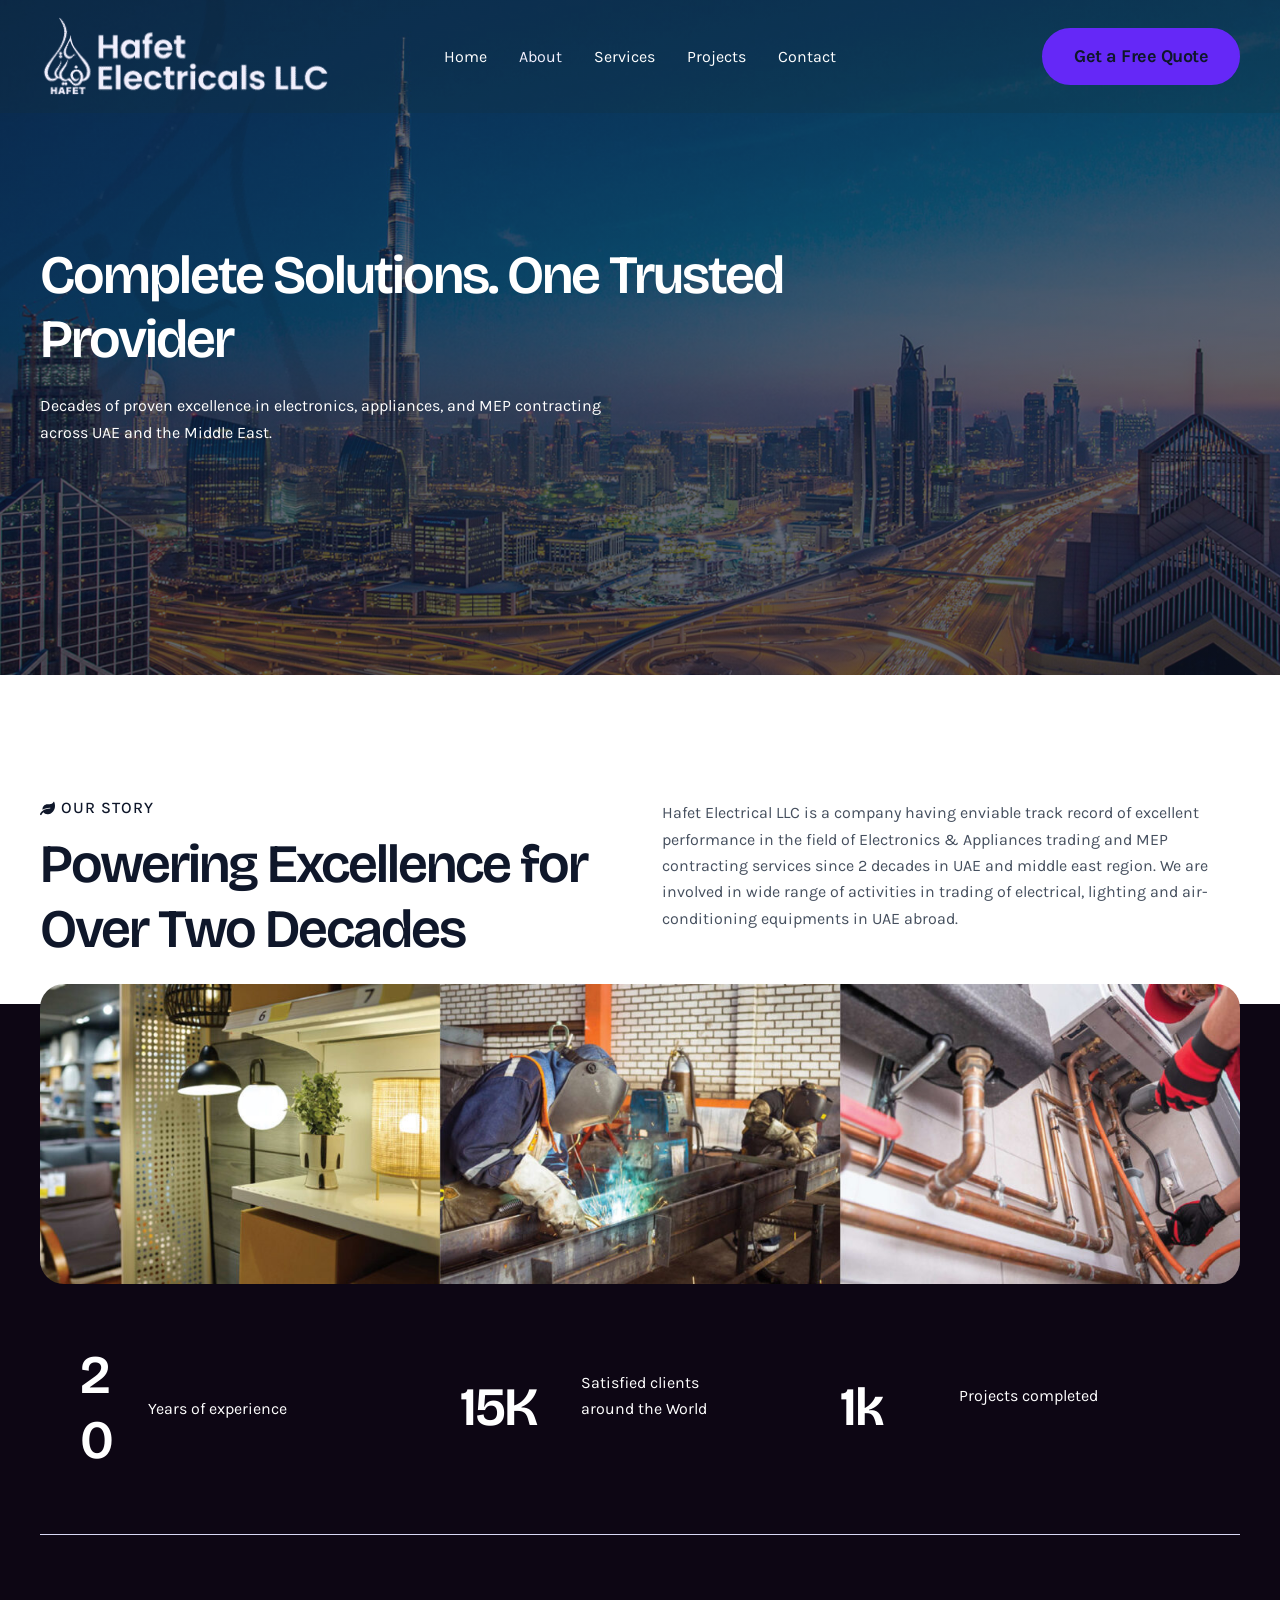
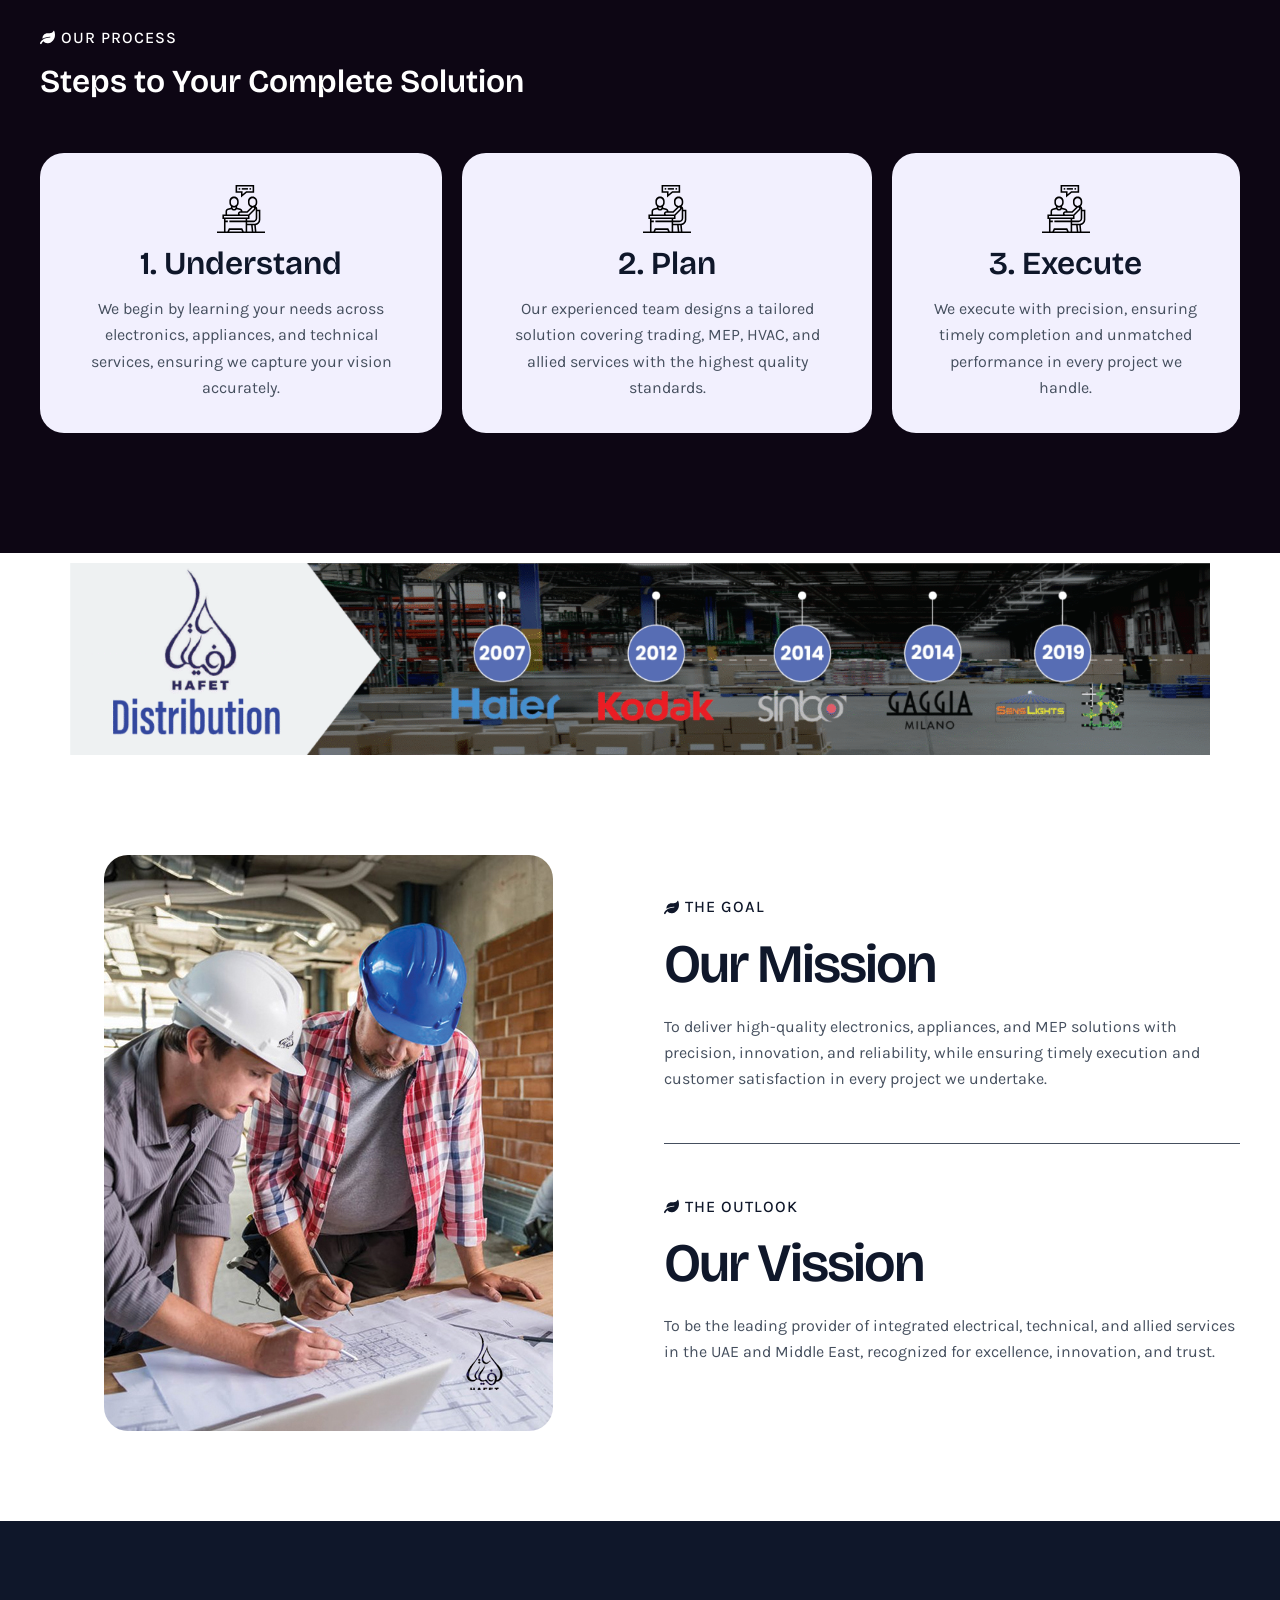
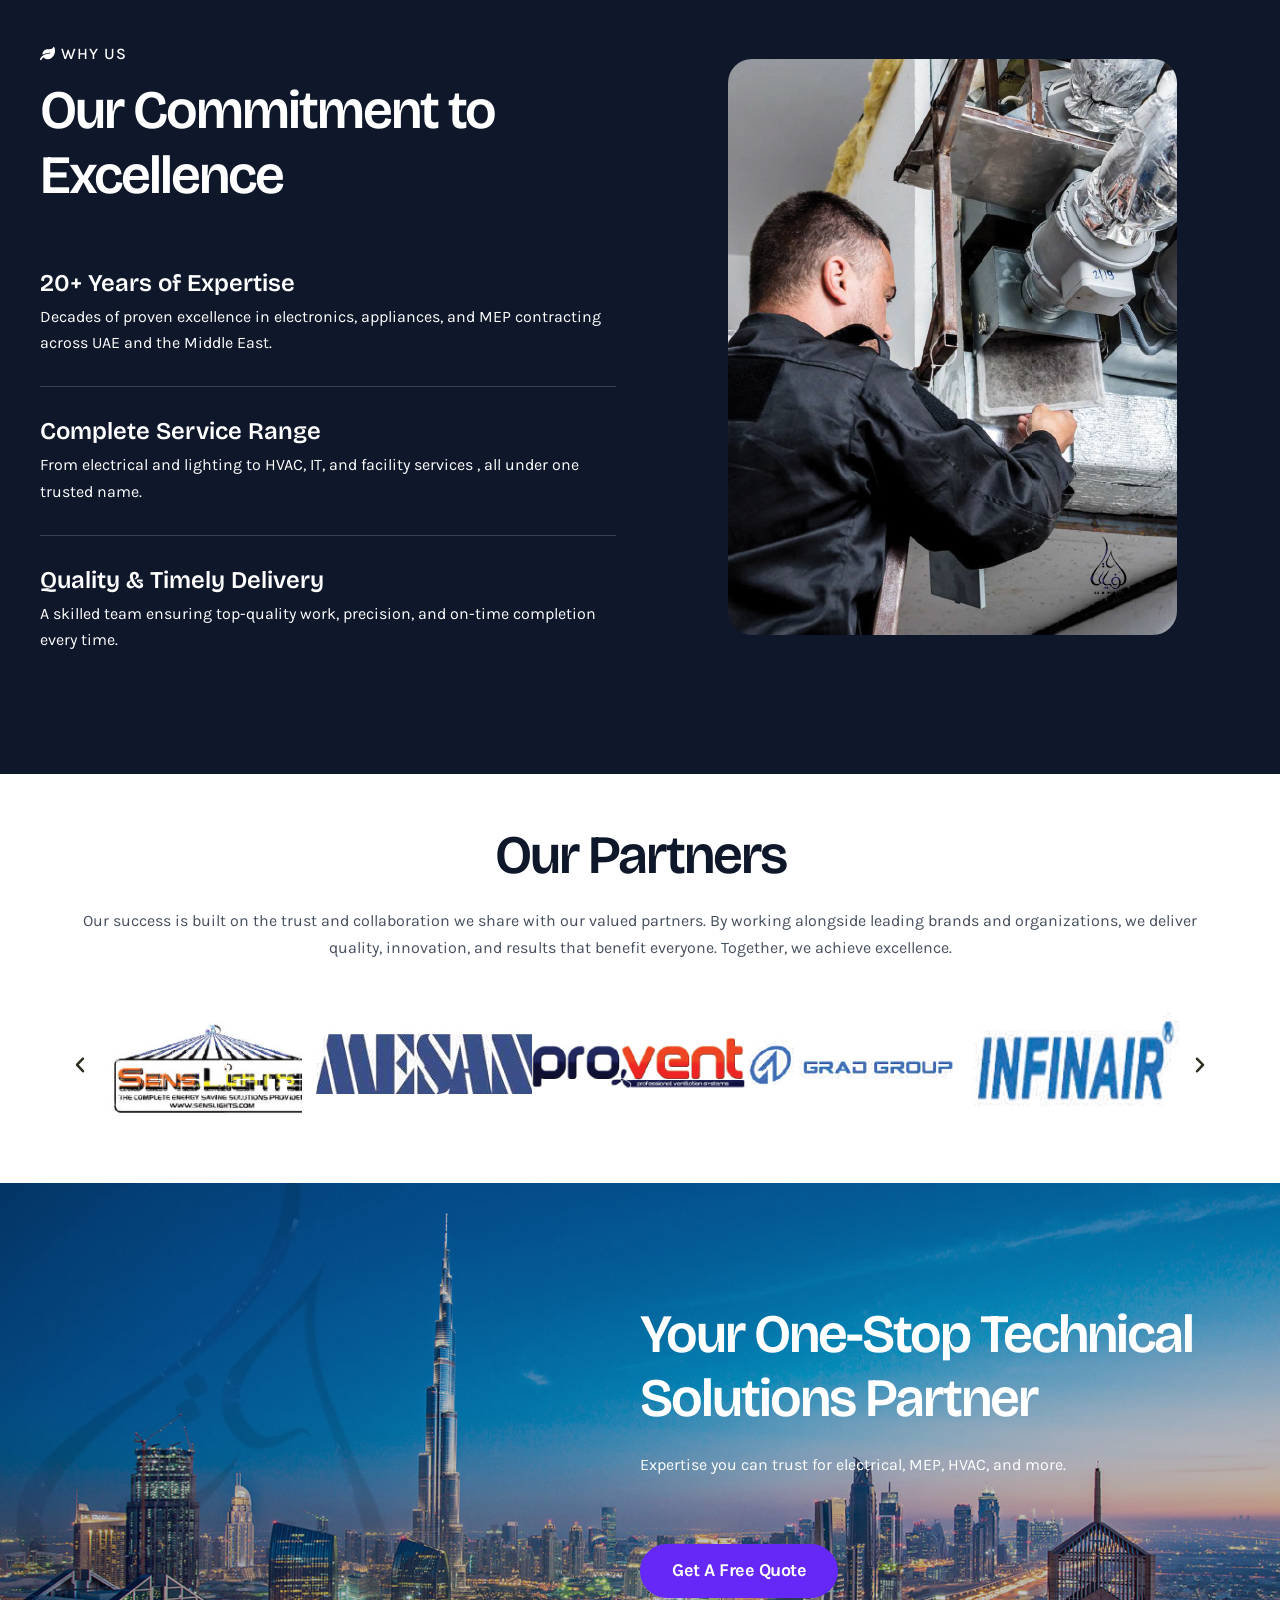
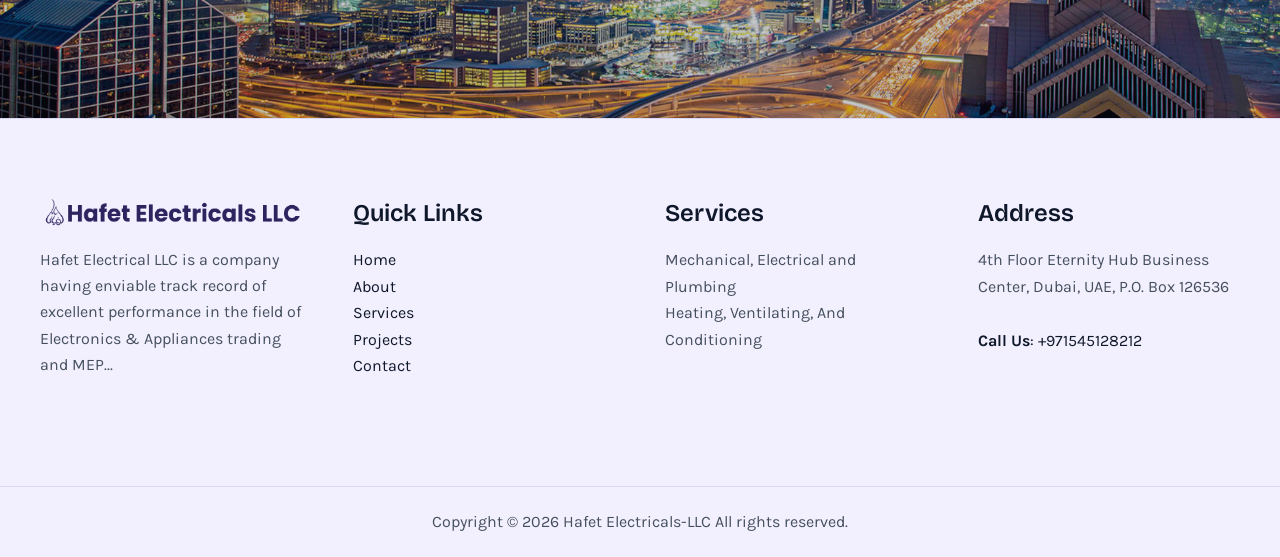
<file: static-site/about/index.html>
<!DOCTYPE html>
<html lang="en-US">
<head>
<meta charset="UTF-8">
<meta name="viewport" content="width=device-width, initial-scale=1">
	<link rel="profile" href="https://gmpg.org/xfn/11"> 
	<title>About &#8211; Hafet Electricals-LLC</title>
<meta name='robots' content='max-image-preview:large' />
<link rel='dns-prefetch' href='//fonts.googleapis.com' />
<link href='https://fonts.googleapis.com' rel='preconnect' />
<link href='https://fonts.gstatic.com' crossorigin='anonymous' rel='preconnect' />
<link rel="alternate" type="application/rss+xml" title="Hafet Electricals-LLC &raquo; Feed" href="../index.htmlfeed/" />
<link rel="alternate" type="application/rss+xml" title="Hafet Electricals-LLC &raquo; Comments Feed" href="../index.htmlcomments/feed/" />
<link rel="alternate" title="oEmbed (JSON)" type="application/json+oembed" href="../index.htmlwp-json/oembed/1.0/embed?url=https%3A%2F%2Fhafetelectrical.com%2Fabout%2F" />
<link rel="alternate" title="oEmbed (XML)" type="text/xml+oembed" href="../index.htmlwp-json/oembed/1.0/embed?url=https%3A%2F%2Fhafetelectrical.com%2Fabout%2F&#038;format=xml" />
<style id="wp-img-auto-sizes-contain-inline-css">
img:is([sizes=auto i],[sizes^="auto," i]){contain-intrinsic-size:3000px 1500px}
/*# sourceURL=wp-img-auto-sizes-contain-inline-css */
</style>
<link rel='stylesheet' id='astra-theme-css-css' href='../wp-content/themes/astra/assets/css/minified/main.min.css?ver=4.12.6' media='all' />
<style id="astra-theme-css-inline-css">
:root{--ast-post-nav-space:0;--ast-container-default-xlg-padding:2.5em;--ast-container-default-lg-padding:2.5em;--ast-container-default-slg-padding:2em;--ast-container-default-md-padding:2.5em;--ast-container-default-sm-padding:2.5em;--ast-container-default-xs-padding:2.4em;--ast-container-default-xxs-padding:1.8em;--ast-code-block-background:#ECEFF3;--ast-comment-inputs-background:#F9FAFB;--ast-normal-container-width:1200px;--ast-narrow-container-width:750px;--ast-blog-title-font-weight:600;--ast-blog-meta-weight:600;--ast-global-color-primary:var(--ast-global-color-5);--ast-global-color-secondary:var(--ast-global-color-4);--ast-global-color-alternate-background:var(--ast-global-color-7);--ast-global-color-subtle-background:var(--ast-global-color-6);--ast-bg-style-guide:var( --ast-global-color-secondary,--ast-global-color-5 );--ast-shadow-style-guide:0px 0px 4px 0 #00000057;--ast-global-dark-bg-style:#fff;--ast-global-dark-lfs:#fbfbfb;--ast-widget-bg-color:#fafafa;--ast-wc-container-head-bg-color:#fbfbfb;--ast-title-layout-bg:#eeeeee;--ast-search-border-color:#e7e7e7;--ast-lifter-hover-bg:#e6e6e6;--ast-gallery-block-color:#000;--srfm-color-input-label:var(--ast-global-color-2);}html{font-size:100%;}a{color:var(--ast-global-color-0);}a:hover,a:focus{color:var(--ast-global-color-1);}body,button,input,select,textarea,.ast-button,.ast-custom-button{font-family:'Karla',sans-serif;font-weight:400;font-size:16px;font-size:1rem;line-height:var(--ast-body-line-height,1.65);}blockquote{color:var(--ast-global-color-3);}h1,h2,h3,h4,h5,h6,.entry-content :where(h1,h2,h3,h4,h5,h6),.site-title,.site-title a{font-family:'Bricolage Grotesque',sans-serif;font-weight:600;}.ast-site-identity .site-title a{color:var(--ast-global-color-2);}.site-title{font-size:26px;font-size:1.625rem;display:none;}.site-header .site-description{font-size:15px;font-size:0.9375rem;display:none;}.entry-title{font-size:20px;font-size:1.25rem;}.ast-blog-single-element.ast-taxonomy-container a{font-size:14px;font-size:0.875rem;}.ast-blog-meta-container{font-size:13px;font-size:0.8125rem;}.archive .ast-article-post .ast-article-inner,.blog .ast-article-post .ast-article-inner,.archive .ast-article-post .ast-article-inner:hover,.blog .ast-article-post .ast-article-inner:hover{border-top-left-radius:6px;border-top-right-radius:6px;border-bottom-right-radius:6px;border-bottom-left-radius:6px;overflow:hidden;}h1,.entry-content :where(h1){font-size:74px;font-size:4.625rem;font-weight:600;font-family:'Bricolage Grotesque',sans-serif;line-height:1.1em;letter-spacing:-2px;}h2,.entry-content :where(h2){font-size:54px;font-size:3.375rem;font-weight:600;font-family:'Bricolage Grotesque',sans-serif;line-height:1.2em;letter-spacing:-2px;}h3,.entry-content :where(h3){font-size:42px;font-size:2.625rem;font-weight:600;font-family:'Bricolage Grotesque',sans-serif;line-height:1.3em;}h4,.entry-content :where(h4){font-size:32px;font-size:2rem;line-height:1.2em;font-weight:600;font-family:'Bricolage Grotesque',sans-serif;}h5,.entry-content :where(h5){font-size:24px;font-size:1.5rem;line-height:1.2em;font-weight:600;font-family:'Bricolage Grotesque',sans-serif;}h6,.entry-content :where(h6){font-size:18px;font-size:1.125rem;line-height:1.25em;font-weight:600;font-family:'Bricolage Grotesque',sans-serif;}::selection{background-color:var(--ast-global-color-0);color:#ffffff;}body,h1,h2,h3,h4,h5,h6,.entry-title a,.entry-content :where(h1,h2,h3,h4,h5,h6){color:var(--ast-global-color-3);}.tagcloud a:hover,.tagcloud a:focus,.tagcloud a.current-item{color:#ffffff;border-color:var(--ast-global-color-0);background-color:var(--ast-global-color-0);}input:focus,input[type="text"]:focus,input[type="email"]:focus,input[type="url"]:focus,input[type="password"]:focus,input[type="reset"]:focus,input[type="search"]:focus,textarea:focus{border-color:var(--ast-global-color-0);}input[type="radio"]:checked,input[type=reset],input[type="checkbox"]:checked,input[type="checkbox"]:hover:checked,input[type="checkbox"]:focus:checked,input[type=range]::-webkit-slider-thumb{border-color:var(--ast-global-color-0);background-color:var(--ast-global-color-0);box-shadow:none;}.site-footer a:hover + .post-count,.site-footer a:focus + .post-count{background:var(--ast-global-color-0);border-color:var(--ast-global-color-0);}.single .nav-links .nav-previous,.single .nav-links .nav-next{color:var(--ast-global-color-0);}.entry-meta,.entry-meta *{line-height:1.45;color:var(--ast-global-color-0);font-weight:600;}.entry-meta a:not(.ast-button):hover,.entry-meta a:not(.ast-button):hover *,.entry-meta a:not(.ast-button):focus,.entry-meta a:not(.ast-button):focus *,.page-links > .page-link,.page-links .page-link:hover,.post-navigation a:hover{color:var(--ast-global-color-1);}#cat option,.secondary .calendar_wrap thead a,.secondary .calendar_wrap thead a:visited{color:var(--ast-global-color-0);}.secondary .calendar_wrap #today,.ast-progress-val span{background:var(--ast-global-color-0);}.secondary a:hover + .post-count,.secondary a:focus + .post-count{background:var(--ast-global-color-0);border-color:var(--ast-global-color-0);}.calendar_wrap #today > a{color:#ffffff;}.page-links .page-link,.single .post-navigation a{color:var(--ast-global-color-3);}.ast-search-menu-icon .search-form button.search-submit{padding:0 4px;}.ast-search-menu-icon form.search-form{padding-right:0;}.ast-header-search .ast-search-menu-icon.ast-dropdown-active .search-form,.ast-header-search .ast-search-menu-icon.ast-dropdown-active .search-field:focus{transition:all 0.2s;}.search-form input.search-field:focus{outline:none;}.ast-mobile-header-content .ast-builder-layout-element:not(.ast-builder-menu):not(.ast-header-divider-element),.ast-mobile-popup-content .ast-builder-layout-element:not(.ast-builder-menu):not(.ast-header-divider-element){padding:15px 20px;}.ast-search-menu-icon .search-form button.search-submit:focus,.ast-theme-transparent-header .ast-header-search .ast-dropdown-active .ast-icon,.ast-theme-transparent-header .ast-inline-search .search-field:focus .ast-icon{color:var(--ast-global-color-1);}.ast-desktop .ast-header-search .slide-search .search-form{border:2px solid var(--ast-global-color-0);}.ast-header-search .slide-search .search-field{background-color:(--ast-global-dark-bg-style);}.ast-archive-title{color:var(--ast-global-color-2);}.widget-title{font-size:22px;font-size:1.375rem;color:var(--ast-global-color-2);}.ast-single-post .entry-content a,.ast-comment-content a:not(.ast-comment-edit-reply-wrap a){text-decoration:underline;}.ast-single-post .elementor-widget-button .elementor-button,.ast-single-post .entry-content .uagb-tab a,.ast-single-post .entry-content .uagb-ifb-cta a,.ast-single-post .entry-content .uabb-module-content a,.ast-single-post .entry-content .uagb-post-grid a,.ast-single-post .entry-content .uagb-timeline a,.ast-single-post .entry-content .uagb-toc__wrap a,.ast-single-post .entry-content .uagb-taxomony-box a,.entry-content .wp-block-latest-posts > li > a,.ast-single-post .entry-content .wp-block-file__button,a.ast-post-filter-single,.ast-single-post .ast-comment-content .comment-reply-link,.ast-single-post .ast-comment-content .comment-edit-link{text-decoration:none;}.ast-search-menu-icon.slide-search a:focus-visible:focus-visible,.astra-search-icon:focus-visible,#close:focus-visible,a:focus-visible,.ast-menu-toggle:focus-visible,.site .skip-link:focus-visible,.wp-block-loginout input:focus-visible,.wp-block-search.wp-block-search__button-inside .wp-block-search__inside-wrapper,.ast-header-navigation-arrow:focus-visible,.ast-orders-table__row .ast-orders-table__cell:focus-visible,a#ast-apply-coupon:focus-visible,#ast-apply-coupon:focus-visible,#close:focus-visible,.button.search-submit:focus-visible,#search_submit:focus,.normal-search:focus-visible,.ast-header-account-wrap:focus-visible,.astra-cart-drawer-close:focus,.ast-single-variation:focus,.ast-button:focus,.ast-builder-button-wrap:has(.ast-custom-button-link:focus),.ast-builder-button-wrap .ast-custom-button-link:focus{outline-style:dotted;outline-color:inherit;outline-width:thin;}input:focus,input[type="text"]:focus,input[type="email"]:focus,input[type="url"]:focus,input[type="password"]:focus,input[type="reset"]:focus,input[type="search"]:focus,input[type="number"]:focus,textarea:focus,.wp-block-search__input:focus,[data-section="section-header-mobile-trigger"] .ast-button-wrap .ast-mobile-menu-trigger-minimal:focus,.ast-mobile-popup-drawer.active .menu-toggle-close:focus,#ast-scroll-top:focus,#coupon_code:focus,#ast-coupon-code:focus{border-style:dotted;border-color:inherit;border-width:thin;}input{outline:none;}.ast-logo-title-inline .site-logo-img{padding-right:1em;}.site-logo-img img{ transition:all 0.2s linear;}.site-logo-img .transparent-custom-logo img,.ast-theme-transparent-header .site-logo-img img{filter:url(#ast-img-color-filter-2);}body .ast-oembed-container *{position:absolute;top:0;width:100%;height:100%;left:0;}body .wp-block-embed-pocket-casts .ast-oembed-container *{position:unset;}.ast-single-post-featured-section + article {margin-top: 2em;}.site-content .ast-single-post-featured-section img {width: 100%;overflow: hidden;object-fit: cover;}.ast-separate-container .site-content .ast-single-post-featured-section + article {margin-top: -80px;z-index: 9;position: relative;border-radius: 4px;}@media (min-width: 922px) {.ast-no-sidebar .site-content .ast-article-image-container--wide {margin-left: -120px;margin-right: -120px;max-width: unset;width: unset;}.ast-left-sidebar .site-content .ast-article-image-container--wide,.ast-right-sidebar .site-content .ast-article-image-container--wide {margin-left: -10px;margin-right: -10px;}.site-content .ast-article-image-container--full {margin-left: calc( -50vw + 50%);margin-right: calc( -50vw + 50%);max-width: 100vw;width: 100vw;}.ast-left-sidebar .site-content .ast-article-image-container--full,.ast-right-sidebar .site-content .ast-article-image-container--full {margin-left: -10px;margin-right: -10px;max-width: inherit;width: auto;}}.site > .ast-single-related-posts-container {margin-top: 0;}@media (min-width: 922px) {.ast-desktop .ast-container--narrow {max-width: var(--ast-narrow-container-width);margin: 0 auto;}}.ast-page-builder-template .hentry {margin: 0;}.ast-page-builder-template .site-content > .ast-container {max-width: 100%;padding: 0;}.ast-page-builder-template .site .site-content #primary {padding: 0;margin: 0;}.ast-page-builder-template .no-results {text-align: center;margin: 4em auto;}.ast-page-builder-template .ast-pagination {padding: 2em;}.ast-page-builder-template .entry-header.ast-no-title.ast-no-thumbnail {margin-top: 0;}.ast-page-builder-template .entry-header.ast-header-without-markup {margin-top: 0;margin-bottom: 0;}.ast-page-builder-template .entry-header.ast-no-title.ast-no-meta {margin-bottom: 0;}.ast-page-builder-template.single .post-navigation {padding-bottom: 2em;}.ast-page-builder-template.single-post .site-content > .ast-container {max-width: 100%;}.ast-page-builder-template .entry-header {margin-top: 2em;margin-left: auto;margin-right: auto;}.ast-page-builder-template .ast-archive-description {margin: 2em auto 0;padding-left: 20px;padding-right: 20px;}.ast-page-builder-template .ast-row {margin-left: 0;margin-right: 0;}.single.ast-page-builder-template .entry-header + .entry-content,.single.ast-page-builder-template .ast-single-entry-banner + .site-content article .entry-content {margin-bottom: 2em;}@media(min-width: 921px) {.ast-page-builder-template.archive.ast-right-sidebar .ast-row article,.ast-page-builder-template.archive.ast-left-sidebar .ast-row article {padding-left: 0;padding-right: 0;}}input[type="text"],input[type="number"],input[type="email"],input[type="url"],input[type="password"],input[type="search"],input[type=reset],input[type=tel],input[type=date],select,textarea{font-size:16px;font-style:normal;font-weight:400;line-height:24px;width:100%;padding:12px 16px;border-radius:4px;box-shadow:0px 1px 2px 0px rgba(0,0,0,0.05);color:var(--ast-form-input-text,#475569);}input[type="text"],input[type="number"],input[type="email"],input[type="url"],input[type="password"],input[type="search"],input[type=reset],input[type=tel],input[type=date],select{height:40px;}input[type="date"]{border-width:1px;border-style:solid;border-color:var(--ast-border-color);background:var( --ast-global-color-secondary,--ast-global-color-5 );}input[type="text"]:focus,input[type="number"]:focus,input[type="email"]:focus,input[type="url"]:focus,input[type="password"]:focus,input[type="search"]:focus,input[type=reset]:focus,input[type="tel"]:focus,input[type="date"]:focus,select:focus,textarea:focus{border-color:#046BD2;box-shadow:none;outline:none;color:var(--ast-form-input-focus-text,#475569);}label,legend{color:var(--ast-global-color-2,#111827 );font-size:14px;font-style:normal;font-weight:500;line-height:20px;}select{padding:6px 10px;}fieldset{padding:30px;border-radius:4px;}button,.ast-button,.button,input[type="button"],input[type="reset"],input[type="submit"]{border-radius:4px;box-shadow:0px 1px 2px 0px rgba(0,0,0,0.05);}:root{--ast-comment-inputs-background:#FFF;}::placeholder{color:var(--ast-form-field-color,#9CA3AF);}::-ms-input-placeholder{color:var(--ast-form-field-color,#9CA3AF);}@media (max-width:921.9px){#ast-desktop-header{display:none;}}@media (min-width:922px){#ast-mobile-header{display:none;}}.wp-block-buttons.aligncenter{justify-content:center;}@media (max-width:921px){.ast-theme-transparent-header #primary,.ast-theme-transparent-header #secondary{padding:0;}}@media (max-width:921px){.ast-plain-container.ast-no-sidebar #primary{padding:0;}}.ast-plain-container.ast-no-sidebar #primary{margin-top:0;margin-bottom:0;}.wp-block-button.is-style-outline .wp-block-button__link{border-color:var(--ast-global-color-0);border-top-width:2px;border-right-width:2px;border-bottom-width:2px;border-left-width:2px;}div.wp-block-button.is-style-outline > .wp-block-button__link:not(.has-text-color),div.wp-block-button.wp-block-button__link.is-style-outline:not(.has-text-color){color:var(--ast-global-color-0);}.wp-block-button.is-style-outline .wp-block-button__link:hover,.wp-block-buttons .wp-block-button.is-style-outline .wp-block-button__link:focus,.wp-block-buttons .wp-block-button.is-style-outline > .wp-block-button__link:not(.has-text-color):hover,.wp-block-buttons .wp-block-button.wp-block-button__link.is-style-outline:not(.has-text-color):hover{color:var(--ast-global-color-2);background-color:var(--ast-global-color-1);border-color:var(--ast-global-color-1);}.post-page-numbers.current .page-link,.ast-pagination .page-numbers.current{color:#ffffff;border-color:var(--ast-global-color-0);background-color:var(--ast-global-color-0);}.wp-block-button.is-style-outline .wp-block-button__link{border-top-width:2px;border-right-width:2px;border-bottom-width:2px;border-left-width:2px;}.wp-block-buttons .wp-block-button.is-style-outline .wp-block-button__link.wp-element-button,.ast-outline-button,.wp-block-uagb-buttons-child .uagb-buttons-repeater.ast-outline-button{border-color:var(--ast-global-color-0);border-top-width:2px;border-right-width:2px;border-bottom-width:2px;border-left-width:2px;font-family:inherit;font-weight:500;font-size:16px;font-size:1rem;line-height:1em;padding-top:13px;padding-right:30px;padding-bottom:13px;padding-left:30px;}.wp-block-buttons .wp-block-button.is-style-outline > .wp-block-button__link:not(.has-text-color),.wp-block-buttons .wp-block-button.wp-block-button__link.is-style-outline:not(.has-text-color),.ast-outline-button{color:var(--ast-global-color-0);}.wp-block-button.is-style-outline .wp-block-button__link:hover,.wp-block-buttons .wp-block-button.is-style-outline .wp-block-button__link:focus,.wp-block-buttons .wp-block-button.is-style-outline > .wp-block-button__link:not(.has-text-color):hover,.wp-block-buttons .wp-block-button.wp-block-button__link.is-style-outline:not(.has-text-color):hover,.ast-outline-button:hover,.ast-outline-button:focus,.wp-block-uagb-buttons-child .uagb-buttons-repeater.ast-outline-button:hover,.wp-block-uagb-buttons-child .uagb-buttons-repeater.ast-outline-button:focus{color:var(--ast-global-color-2);background-color:var(--ast-global-color-1);border-color:var(--ast-global-color-1);}.ast-single-post .entry-content a.ast-outline-button,.ast-single-post .entry-content .is-style-outline>.wp-block-button__link{text-decoration:none;}.wp-block-button .wp-block-button__link.wp-element-button.is-style-outline:not(.has-background),.wp-block-button.is-style-outline>.wp-block-button__link.wp-element-button:not(.has-background),.ast-outline-button{background-color:transparent;}.uagb-buttons-repeater.ast-outline-button{border-radius:9999px;}@media (max-width:921px){.wp-block-buttons .wp-block-button.is-style-outline .wp-block-button__link.wp-element-button,.ast-outline-button,.wp-block-uagb-buttons-child .uagb-buttons-repeater.ast-outline-button{padding-top:12px;padding-right:28px;padding-bottom:12px;padding-left:28px;}}@media (max-width:544px){.wp-block-buttons .wp-block-button.is-style-outline .wp-block-button__link.wp-element-button,.ast-outline-button,.wp-block-uagb-buttons-child .uagb-buttons-repeater.ast-outline-button{padding-top:10px;padding-right:24px;padding-bottom:10px;padding-left:24px;}}.entry-content[data-ast-blocks-layout] > figure{margin-bottom:1em;}h1.widget-title{font-weight:600;}h2.widget-title{font-weight:600;}h3.widget-title{font-weight:600;}#page{display:flex;flex-direction:column;min-height:100vh;}.ast-404-layout-1 h1.page-title{color:var(--ast-global-color-2);}.single .post-navigation a{line-height:1em;height:inherit;}.error-404 .page-sub-title{font-size:1.5rem;font-weight:inherit;}.search .site-content .content-area .search-form{margin-bottom:0;}#page .site-content{flex-grow:1;}.widget{margin-bottom:1.25em;}#secondary li{line-height:1.5em;}#secondary .wp-block-group h2{margin-bottom:0.7em;}#secondary h2{font-size:1.7rem;}.ast-separate-container .ast-article-post,.ast-separate-container .ast-article-single,.ast-separate-container .comment-respond{padding:3em;}.ast-separate-container .ast-article-single .ast-article-single{padding:0;}.ast-article-single .wp-block-post-template-is-layout-grid{padding-left:0;}.ast-separate-container .comments-title,.ast-narrow-container .comments-title{padding:1.5em 2em;}.ast-page-builder-template .comment-form-textarea,.ast-comment-formwrap .ast-grid-common-col{padding:0;}.ast-comment-formwrap{padding:0;display:inline-flex;column-gap:20px;width:100%;margin-left:0;margin-right:0;}.comments-area textarea#comment:focus,.comments-area textarea#comment:active,.comments-area .ast-comment-formwrap input[type="text"]:focus,.comments-area .ast-comment-formwrap input[type="text"]:active {box-shadow:none;outline:none;}.archive.ast-page-builder-template .entry-header{margin-top:2em;}.ast-page-builder-template .ast-comment-formwrap{width:100%;}.entry-title{margin-bottom:0.6em;}.ast-archive-description p{font-size:inherit;font-weight:inherit;line-height:inherit;}.ast-separate-container .ast-comment-list li.depth-1,.hentry{margin-bottom:1.5em;}.site-content section.ast-archive-description{margin-bottom:2em;}@media (min-width:921px){.ast-left-sidebar.ast-page-builder-template #secondary,.archive.ast-right-sidebar.ast-page-builder-template .site-main{padding-left:20px;padding-right:20px;}}@media (max-width:544px){.ast-comment-formwrap.ast-row{column-gap:10px;display:inline-block;}#ast-commentform .ast-grid-common-col{position:relative;width:100%;}}@media (min-width:1201px){.ast-separate-container .ast-article-post,.ast-separate-container .ast-article-single,.ast-separate-container .ast-author-box,.ast-separate-container .ast-404-layout-1,.ast-separate-container .no-results{padding:3em;}}@media (max-width:921px){.ast-left-sidebar #content > .ast-container{display:flex;flex-direction:column-reverse;width:100%;}}@media (min-width:922px){.ast-separate-container.ast-right-sidebar #primary,.ast-separate-container.ast-left-sidebar #primary{border:0;}.search-no-results.ast-separate-container #primary{margin-bottom:4em;}}.elementor-widget-button .elementor-button{border-style:solid;text-decoration:none;border-top-width:2px;border-right-width:2px;border-left-width:2px;border-bottom-width:2px;}.elementor-button.elementor-size-sm,.elementor-button.elementor-size-xs,.elementor-button.elementor-size-md,.elementor-button.elementor-size-lg,.elementor-button.elementor-size-xl,.elementor-button{border-top-left-radius:50px;border-top-right-radius:50px;border-bottom-right-radius:50px;border-bottom-left-radius:50px;padding-top:13px;padding-right:30px;padding-bottom:13px;padding-left:30px;}@media (max-width:921px){.elementor-widget-button .elementor-button.elementor-size-sm,.elementor-widget-button .elementor-button.elementor-size-xs,.elementor-widget-button .elementor-button.elementor-size-md,.elementor-widget-button .elementor-button.elementor-size-lg,.elementor-widget-button .elementor-button.elementor-size-xl,.elementor-widget-button .elementor-button{padding-top:14px;padding-right:28px;padding-bottom:14px;padding-left:28px;}}@media (max-width:544px){.elementor-widget-button .elementor-button.elementor-size-sm,.elementor-widget-button .elementor-button.elementor-size-xs,.elementor-widget-button .elementor-button.elementor-size-md,.elementor-widget-button .elementor-button.elementor-size-lg,.elementor-widget-button .elementor-button.elementor-size-xl,.elementor-widget-button .elementor-button{padding-top:12px;padding-right:24px;padding-bottom:12px;padding-left:24px;}}.elementor-widget-button .elementor-button{border-color:var(--ast-global-color-0);background-color:var(--ast-global-color-0);}.elementor-widget-button .elementor-button:hover,.elementor-widget-button .elementor-button:focus{color:var(--ast-global-color-2);background-color:var(--ast-global-color-1);border-color:var(--ast-global-color-1);}.wp-block-button .wp-block-button__link ,.elementor-widget-button .elementor-button,.elementor-widget-button .elementor-button:visited{color:var(--ast-global-color-2);}.elementor-widget-button .elementor-button{font-family:'Karla',sans-serif;font-weight:700;font-size:18px;font-size:1.125rem;line-height:1.3em;letter-spacing:-0.5px;}body .elementor-button.elementor-size-sm,body .elementor-button.elementor-size-xs,body .elementor-button.elementor-size-md,body .elementor-button.elementor-size-lg,body .elementor-button.elementor-size-xl,body .elementor-button{font-size:18px;font-size:1.125rem;}.wp-block-button .wp-block-button__link:hover,.wp-block-button .wp-block-button__link:focus{color:var(--ast-global-color-2);background-color:var(--ast-global-color-1);border-color:var(--ast-global-color-1);}.elementor-widget-heading h1.elementor-heading-title{line-height:1.1em;}.elementor-widget-heading h2.elementor-heading-title{line-height:1.2em;}.elementor-widget-heading h3.elementor-heading-title{line-height:1.3em;}.elementor-widget-heading h4.elementor-heading-title{line-height:1.2em;}.elementor-widget-heading h5.elementor-heading-title{line-height:1.2em;}.elementor-widget-heading h6.elementor-heading-title{line-height:1.25em;}.wp-block-button .wp-block-button__link,.wp-block-search .wp-block-search__button,body .wp-block-file .wp-block-file__button{border-style:solid;border-top-width:2px;border-right-width:2px;border-left-width:2px;border-bottom-width:2px;border-color:var(--ast-global-color-0);background-color:var(--ast-global-color-0);color:var(--ast-global-color-2);font-family:'Karla',sans-serif;font-weight:700;line-height:1.3em;letter-spacing:-0.5px;font-size:18px;font-size:1.125rem;border-top-left-radius:50px;border-top-right-radius:50px;border-bottom-right-radius:50px;border-bottom-left-radius:50px;padding-top:13px;padding-right:30px;padding-bottom:13px;padding-left:30px;}.ast-single-post .entry-content .wp-block-button .wp-block-button__link,.ast-single-post .entry-content .wp-block-search .wp-block-search__button,body .entry-content .wp-block-file .wp-block-file__button{text-decoration:none;}@media (max-width:921px){.wp-block-button .wp-block-button__link,.wp-block-search .wp-block-search__button,body .wp-block-file .wp-block-file__button{padding-top:14px;padding-right:28px;padding-bottom:14px;padding-left:28px;}}@media (max-width:544px){.wp-block-button .wp-block-button__link,.wp-block-search .wp-block-search__button,body .wp-block-file .wp-block-file__button{padding-top:12px;padding-right:24px;padding-bottom:12px;padding-left:24px;}}.menu-toggle,button,.ast-button,.ast-custom-button,.button,input#submit,input[type="button"],input[type="submit"],input[type="reset"],#comments .submit,.search .search-submit,form[CLASS*="wp-block-search__"].wp-block-search .wp-block-search__inside-wrapper .wp-block-search__button,body .wp-block-file .wp-block-file__button,.search .search-submit{border-style:solid;border-top-width:2px;border-right-width:2px;border-left-width:2px;border-bottom-width:2px;color:var(--ast-global-color-2);border-color:var(--ast-global-color-0);background-color:var(--ast-global-color-0);padding-top:13px;padding-right:30px;padding-bottom:13px;padding-left:30px;font-family:'Karla',sans-serif;font-weight:700;font-size:18px;font-size:1.125rem;line-height:1.3em;letter-spacing:-0.5px;border-top-left-radius:50px;border-top-right-radius:50px;border-bottom-right-radius:50px;border-bottom-left-radius:50px;}button:focus,.menu-toggle:hover,button:hover,.ast-button:hover,.ast-custom-button:hover .button:hover,.ast-custom-button:hover ,input[type=reset]:hover,input[type=reset]:focus,input#submit:hover,input#submit:focus,input[type="button"]:hover,input[type="button"]:focus,input[type="submit"]:hover,input[type="submit"]:focus,form[CLASS*="wp-block-search__"].wp-block-search .wp-block-search__inside-wrapper .wp-block-search__button:hover,form[CLASS*="wp-block-search__"].wp-block-search .wp-block-search__inside-wrapper .wp-block-search__button:focus,body .wp-block-file .wp-block-file__button:hover,body .wp-block-file .wp-block-file__button:focus{color:var(--ast-global-color-2);background-color:var(--ast-global-color-1);border-color:var(--ast-global-color-1);}form[CLASS*="wp-block-search__"].wp-block-search .wp-block-search__inside-wrapper .wp-block-search__button.has-icon{padding-top:calc(13px - 3px);padding-right:calc(30px - 3px);padding-bottom:calc(13px - 3px);padding-left:calc(30px - 3px);}@media (max-width:921px){.menu-toggle,button,.ast-button,.ast-custom-button,.button,input#submit,input[type="button"],input[type="submit"],input[type="reset"],#comments .submit,.search .search-submit,form[CLASS*="wp-block-search__"].wp-block-search .wp-block-search__inside-wrapper .wp-block-search__button,body .wp-block-file .wp-block-file__button,.search .search-submit{padding-top:14px;padding-right:28px;padding-bottom:14px;padding-left:28px;}}@media (max-width:544px){.menu-toggle,button,.ast-button,.ast-custom-button,.button,input#submit,input[type="button"],input[type="submit"],input[type="reset"],#comments .submit,.search .search-submit,form[CLASS*="wp-block-search__"].wp-block-search .wp-block-search__inside-wrapper .wp-block-search__button,body .wp-block-file .wp-block-file__button,.search .search-submit{padding-top:12px;padding-right:24px;padding-bottom:12px;padding-left:24px;}}@media (max-width:921px){.ast-mobile-header-stack .main-header-bar .ast-search-menu-icon{display:inline-block;}.ast-header-break-point.ast-header-custom-item-outside .ast-mobile-header-stack .main-header-bar .ast-search-icon{margin:0;}.ast-comment-avatar-wrap img{max-width:2.5em;}.ast-comment-meta{padding:0 1.8888em 1.3333em;}}@media (min-width:544px){.ast-container{max-width:100%;}}@media (max-width:544px){.ast-separate-container .ast-article-post,.ast-separate-container .ast-article-single,.ast-separate-container .comments-title,.ast-separate-container .ast-archive-description{padding:1.5em 1em;}.ast-separate-container #content .ast-container{padding-left:0.54em;padding-right:0.54em;}.ast-separate-container .ast-comment-list .bypostauthor{padding:.5em;}.ast-search-menu-icon.ast-dropdown-active .search-field{width:170px;}} #ast-mobile-header .ast-site-header-cart-li a{pointer-events:none;}.ast-separate-container{background-color:var(--ast-global-color-4);background-image:none;}@media (max-width:921px){.site-title{display:none;}.site-header .site-description{display:none;}h1,.entry-content :where(h1){font-size:48px;font-size:3rem;}h2,.entry-content :where(h2){font-size:32px;font-size:2rem;}h3,.entry-content :where(h3){font-size:26px;font-size:1.625rem;}h4,.entry-content :where(h4){font-size:22px;font-size:1.375rem;}h5,.entry-content :where(h5){font-size:20px;font-size:1.25rem;}h6,.entry-content :where(h6){font-size:16px;font-size:1rem;}}@media (max-width:544px){.site-title{display:none;}.site-header .site-description{display:none;}h1,.entry-content :where(h1){font-size:36px;font-size:2.25rem;}h2,.entry-content :where(h2){font-size:28px;font-size:1.75rem;}h3,.entry-content :where(h3){font-size:22px;font-size:1.375rem;}h4,.entry-content :where(h4){font-size:20px;font-size:1.25rem;}h5,.entry-content :where(h5){font-size:18px;font-size:1.125rem;}h6,.entry-content :where(h6){font-size:16px;font-size:1rem;}header .custom-logo-link img,.ast-header-break-point .site-branding img,.ast-header-break-point .custom-logo-link img{max-width:120px;width:120px;}.astra-logo-svg{width:120px;}.ast-header-break-point .site-logo-img .custom-mobile-logo-link img{max-width:120px;}}@media (max-width:921px){html{font-size:91.2%;}}@media (max-width:544px){html{font-size:91.2%;}}@media (min-width:922px){.ast-container{max-width:1240px;}}@media (min-width:922px){.site-content .ast-container{display:flex;}}@media (max-width:921px){.site-content .ast-container{flex-direction:column;}}.entry-content :where(h1,h2,h3,h4,h5,h6){clear:none;}@media (min-width:922px){.main-header-menu .sub-menu .menu-item.ast-left-align-sub-menu:hover > .sub-menu,.main-header-menu .sub-menu .menu-item.ast-left-align-sub-menu.focus > .sub-menu{margin-left:-0px;}}.ast-theme-transparent-header [CLASS*="ast-header-button-"] .ast-custom-button{color:var(--ast-global-color-2);background:var(--ast-global-color-0);}.ast-theme-transparent-header [CLASS*="ast-header-button-"] .ast-custom-button:hover{color:var(--ast-global-color-2);background:var(--ast-global-color-1);}.ast-theme-transparent-header [data-section="section-header-mobile-trigger"] .ast-button-wrap .ast-mobile-menu-trigger-outline{background:transparent;}.entry-content li > p{margin-bottom:0;}.site .comments-area{padding-bottom:2em;margin-top:2em;}.wp-block-file {display: flex;align-items: center;flex-wrap: wrap;justify-content: space-between;}.wp-block-pullquote {border: none;}.wp-block-pullquote blockquote::before {content: "\201D";font-family: "Helvetica",sans-serif;display: flex;transform: rotate( 180deg );font-size: 6rem;font-style: normal;line-height: 1;font-weight: bold;align-items: center;justify-content: center;}.has-text-align-right > blockquote::before {justify-content: flex-start;}.has-text-align-left > blockquote::before {justify-content: flex-end;}figure.wp-block-pullquote.is-style-solid-color blockquote {max-width: 100%;text-align: inherit;}:root {--wp--custom--ast-default-block-top-padding: 3em;--wp--custom--ast-default-block-right-padding: 3em;--wp--custom--ast-default-block-bottom-padding: 3em;--wp--custom--ast-default-block-left-padding: 3em;--wp--custom--ast-container-width: 1200px;--wp--custom--ast-content-width-size: 1200px;--wp--custom--ast-wide-width-size: calc(1200px + var(--wp--custom--ast-default-block-left-padding) + var(--wp--custom--ast-default-block-right-padding));}.ast-narrow-container {--wp--custom--ast-content-width-size: 750px;--wp--custom--ast-wide-width-size: 750px;}@media(max-width: 921px) {:root {--wp--custom--ast-default-block-top-padding: 3em;--wp--custom--ast-default-block-right-padding: 2em;--wp--custom--ast-default-block-bottom-padding: 3em;--wp--custom--ast-default-block-left-padding: 2em;}}@media(max-width: 544px) {:root {--wp--custom--ast-default-block-top-padding: 3em;--wp--custom--ast-default-block-right-padding: 1.5em;--wp--custom--ast-default-block-bottom-padding: 3em;--wp--custom--ast-default-block-left-padding: 1.5em;}}.entry-content > .wp-block-group,.entry-content > .wp-block-cover,.entry-content > .wp-block-columns {padding-top: var(--wp--custom--ast-default-block-top-padding);padding-right: var(--wp--custom--ast-default-block-right-padding);padding-bottom: var(--wp--custom--ast-default-block-bottom-padding);padding-left: var(--wp--custom--ast-default-block-left-padding);}.ast-plain-container.ast-no-sidebar .entry-content > .alignfull,.ast-page-builder-template .ast-no-sidebar .entry-content > .alignfull {margin-left: calc( -50vw + 50%);margin-right: calc( -50vw + 50%);max-width: 100vw;width: 100vw;}.ast-plain-container.ast-no-sidebar .entry-content .alignfull .alignfull,.ast-page-builder-template.ast-no-sidebar .entry-content .alignfull .alignfull,.ast-plain-container.ast-no-sidebar .entry-content .alignfull .alignwide,.ast-page-builder-template.ast-no-sidebar .entry-content .alignfull .alignwide,.ast-plain-container.ast-no-sidebar .entry-content .alignwide .alignfull,.ast-page-builder-template.ast-no-sidebar .entry-content .alignwide .alignfull,.ast-plain-container.ast-no-sidebar .entry-content .alignwide .alignwide,.ast-page-builder-template.ast-no-sidebar .entry-content .alignwide .alignwide,.ast-plain-container.ast-no-sidebar .entry-content .wp-block-column .alignfull,.ast-page-builder-template.ast-no-sidebar .entry-content .wp-block-column .alignfull,.ast-plain-container.ast-no-sidebar .entry-content .wp-block-column .alignwide,.ast-page-builder-template.ast-no-sidebar .entry-content .wp-block-column .alignwide {margin-left: auto;margin-right: auto;width: 100%;}[data-ast-blocks-layout] .wp-block-separator:not(.is-style-dots) {height: 0;}[data-ast-blocks-layout] .wp-block-separator {margin: 20px auto;}[data-ast-blocks-layout] .wp-block-separator:not(.is-style-wide):not(.is-style-dots) {max-width: 100px;}[data-ast-blocks-layout] .wp-block-separator.has-background {padding: 0;}.entry-content[data-ast-blocks-layout] > * {max-width: var(--wp--custom--ast-content-width-size);margin-left: auto;margin-right: auto;}.entry-content[data-ast-blocks-layout] > .alignwide {max-width: var(--wp--custom--ast-wide-width-size);}.entry-content[data-ast-blocks-layout] .alignfull {max-width: none;}.entry-content .wp-block-columns {margin-bottom: 0;}blockquote {margin: 1.5em;border-color: rgba(0,0,0,0.05);}.wp-block-quote:not(.has-text-align-right):not(.has-text-align-center) {border-left: 5px solid rgba(0,0,0,0.05);}.has-text-align-right > blockquote,blockquote.has-text-align-right {border-right: 5px solid rgba(0,0,0,0.05);}.has-text-align-left > blockquote,blockquote.has-text-align-left {border-left: 5px solid rgba(0,0,0,0.05);}.wp-block-site-tagline,.wp-block-latest-posts .read-more {margin-top: 15px;}.wp-block-loginout p label {display: block;}.wp-block-loginout p:not(.login-remember):not(.login-submit) input {width: 100%;}.wp-block-loginout input:focus {border-color: transparent;}.wp-block-loginout input:focus {outline: thin dotted;}.entry-content .wp-block-media-text .wp-block-media-text__content {padding: 0 0 0 8%;}.entry-content .wp-block-media-text.has-media-on-the-right .wp-block-media-text__content {padding: 0 8% 0 0;}.entry-content .wp-block-media-text.has-background .wp-block-media-text__content {padding: 8%;}.entry-content .wp-block-cover:not([class*="background-color"]):not(.has-text-color.has-link-color) .wp-block-cover__inner-container,.entry-content .wp-block-cover:not([class*="background-color"]) .wp-block-cover-image-text,.entry-content .wp-block-cover:not([class*="background-color"]) .wp-block-cover-text,.entry-content .wp-block-cover-image:not([class*="background-color"]) .wp-block-cover__inner-container,.entry-content .wp-block-cover-image:not([class*="background-color"]) .wp-block-cover-image-text,.entry-content .wp-block-cover-image:not([class*="background-color"]) .wp-block-cover-text {color: var(--ast-global-color-primary,var(--ast-global-color-5));}.wp-block-loginout .login-remember input {width: 1.1rem;height: 1.1rem;margin: 0 5px 4px 0;vertical-align: middle;}.wp-block-latest-posts > li > *:first-child,.wp-block-latest-posts:not(.is-grid) > li:first-child {margin-top: 0;}.entry-content > .wp-block-buttons,.entry-content > .wp-block-uagb-buttons {margin-bottom: 1.5em;}.wp-block-search__inside-wrapper .wp-block-search__input {padding: 0 10px;color: var(--ast-global-color-3);background: var(--ast-global-color-primary,var(--ast-global-color-5));border-color: var(--ast-border-color);}.wp-block-latest-posts .read-more {margin-bottom: 1.5em;}.wp-block-search__no-button .wp-block-search__inside-wrapper .wp-block-search__input {padding-top: 5px;padding-bottom: 5px;}.wp-block-latest-posts .wp-block-latest-posts__post-date,.wp-block-latest-posts .wp-block-latest-posts__post-author {font-size: 1rem;}.wp-block-latest-posts > li > *,.wp-block-latest-posts:not(.is-grid) > li {margin-top: 12px;margin-bottom: 12px;}.ast-page-builder-template .entry-content[data-ast-blocks-layout] > .alignwide:where(:not(.uagb-is-root-container):not(.spectra-is-root-container)) > * {max-width: var(--wp--custom--ast-wide-width-size);}.ast-page-builder-template .entry-content[data-ast-blocks-layout] > .inherit-container-width > *,.ast-page-builder-template .entry-content[data-ast-blocks-layout] > *:not(.wp-block-group):where(:not(.uagb-is-root-container):not(.spectra-is-root-container)) > *,.entry-content[data-ast-blocks-layout] > .wp-block-cover .wp-block-cover__inner-container {max-width: none ;margin-left: auto;margin-right: auto;}.ast-page-builder-template .entry-content[data-ast-blocks-layout] > *,.ast-page-builder-template .entry-content[data-ast-blocks-layout] > .alignfull:where(:not(.wp-block-group):not(.uagb-is-root-container):not(.spectra-is-root-container)) > * {max-width: none;}.entry-content[data-ast-blocks-layout] .wp-block-cover:not(.alignleft):not(.alignright) {width: auto;}@media(max-width: 1200px) {.ast-separate-container .entry-content > .alignfull,.ast-separate-container .entry-content[data-ast-blocks-layout] > .alignwide,.ast-plain-container .entry-content[data-ast-blocks-layout] > .alignwide,.ast-plain-container .entry-content .alignfull {margin-left: calc(-1 * min(var(--ast-container-default-xlg-padding),20px)) ;margin-right: calc(-1 * min(var(--ast-container-default-xlg-padding),20px));}}@media(min-width: 1201px) {.ast-separate-container .entry-content > .alignfull {margin-left: calc(-1 * var(--ast-container-default-xlg-padding) );margin-right: calc(-1 * var(--ast-container-default-xlg-padding) );}.ast-separate-container .entry-content[data-ast-blocks-layout] > .alignwide,.ast-plain-container .entry-content[data-ast-blocks-layout] > .alignwide {margin-left: auto;margin-right: auto;}}@media(min-width: 921px) {.ast-separate-container .entry-content .wp-block-group.alignwide:not(.inherit-container-width) > :where(:not(.alignleft):not(.alignright)),.ast-plain-container .entry-content .wp-block-group.alignwide:not(.inherit-container-width) > :where(:not(.alignleft):not(.alignright)) {max-width: calc( var(--wp--custom--ast-content-width-size) + 80px );}.ast-plain-container.ast-right-sidebar .entry-content[data-ast-blocks-layout] .alignfull,.ast-plain-container.ast-left-sidebar .entry-content[data-ast-blocks-layout] .alignfull {margin-left: -60px;margin-right: -60px;}}@media(min-width: 544px) {.entry-content > .alignleft {margin-right: 20px;}.entry-content > .alignright {margin-left: 20px;}}@media (max-width:544px){.wp-block-columns .wp-block-column:not(:last-child){margin-bottom:20px;}.wp-block-latest-posts{margin:0;}}@media( max-width: 600px ) {.entry-content .wp-block-media-text .wp-block-media-text__content,.entry-content .wp-block-media-text.has-media-on-the-right .wp-block-media-text__content {padding: 8% 0 0;}.entry-content .wp-block-media-text.has-background .wp-block-media-text__content {padding: 8%;}}.ast-page-builder-template .entry-header {padding-left: 0;}.ast-narrow-container .site-content .wp-block-uagb-image--align-full .wp-block-uagb-image__figure {max-width: 100%;margin-left: auto;margin-right: auto;}.entry-content ul,.entry-content ol {padding: revert;margin: revert;padding-left: 20px;}.entry-content ul.wc-block-product-template{padding: 0;}:root .has-ast-global-color-0-color{color:var(--ast-global-color-0);}:root .has-ast-global-color-0-background-color{background-color:var(--ast-global-color-0);}:root .wp-block-button .has-ast-global-color-0-color{color:var(--ast-global-color-0);}:root .wp-block-button .has-ast-global-color-0-background-color{background-color:var(--ast-global-color-0);}:root .has-ast-global-color-1-color{color:var(--ast-global-color-1);}:root .has-ast-global-color-1-background-color{background-color:var(--ast-global-color-1);}:root .wp-block-button .has-ast-global-color-1-color{color:var(--ast-global-color-1);}:root .wp-block-button .has-ast-global-color-1-background-color{background-color:var(--ast-global-color-1);}:root .has-ast-global-color-2-color{color:var(--ast-global-color-2);}:root .has-ast-global-color-2-background-color{background-color:var(--ast-global-color-2);}:root .wp-block-button .has-ast-global-color-2-color{color:var(--ast-global-color-2);}:root .wp-block-button .has-ast-global-color-2-background-color{background-color:var(--ast-global-color-2);}:root .has-ast-global-color-3-color{color:var(--ast-global-color-3);}:root .has-ast-global-color-3-background-color{background-color:var(--ast-global-color-3);}:root .wp-block-button .has-ast-global-color-3-color{color:var(--ast-global-color-3);}:root .wp-block-button .has-ast-global-color-3-background-color{background-color:var(--ast-global-color-3);}:root .has-ast-global-color-4-color{color:var(--ast-global-color-4);}:root .has-ast-global-color-4-background-color{background-color:var(--ast-global-color-4);}:root .wp-block-button .has-ast-global-color-4-color{color:var(--ast-global-color-4);}:root .wp-block-button .has-ast-global-color-4-background-color{background-color:var(--ast-global-color-4);}:root .has-ast-global-color-5-color{color:var(--ast-global-color-5);}:root .has-ast-global-color-5-background-color{background-color:var(--ast-global-color-5);}:root .wp-block-button .has-ast-global-color-5-color{color:var(--ast-global-color-5);}:root .wp-block-button .has-ast-global-color-5-background-color{background-color:var(--ast-global-color-5);}:root .has-ast-global-color-6-color{color:var(--ast-global-color-6);}:root .has-ast-global-color-6-background-color{background-color:var(--ast-global-color-6);}:root .wp-block-button .has-ast-global-color-6-color{color:var(--ast-global-color-6);}:root .wp-block-button .has-ast-global-color-6-background-color{background-color:var(--ast-global-color-6);}:root .has-ast-global-color-7-color{color:var(--ast-global-color-7);}:root .has-ast-global-color-7-background-color{background-color:var(--ast-global-color-7);}:root .wp-block-button .has-ast-global-color-7-color{color:var(--ast-global-color-7);}:root .wp-block-button .has-ast-global-color-7-background-color{background-color:var(--ast-global-color-7);}:root .has-ast-global-color-8-color{color:var(--ast-global-color-8);}:root .has-ast-global-color-8-background-color{background-color:var(--ast-global-color-8);}:root .wp-block-button .has-ast-global-color-8-color{color:var(--ast-global-color-8);}:root .wp-block-button .has-ast-global-color-8-background-color{background-color:var(--ast-global-color-8);}:root{--ast-global-color-0:#6528F7;--ast-global-color-1:#5511F8;--ast-global-color-2:#0F172A;--ast-global-color-3:#454F5E;--ast-global-color-4:#F2F0FE;--ast-global-color-5:#FFFFFF;--ast-global-color-6:#D8D8F5;--ast-global-color-7:#0D0614;--ast-global-color-8:#222222;}:root {--ast-border-color : var(--ast-global-color-6);}.ast-single-entry-banner {-js-display: flex;display: flex;flex-direction: column;justify-content: center;text-align: center;position: relative;background: var(--ast-title-layout-bg);}.ast-single-entry-banner[data-banner-layout="layout-1"] {max-width: 1200px;background: inherit;padding: 20px 0;}.ast-single-entry-banner[data-banner-width-type="custom"] {margin: 0 auto;width: 100%;}.ast-single-entry-banner + .site-content .entry-header {margin-bottom: 0;}.site .ast-author-avatar {--ast-author-avatar-size: ;}a.ast-underline-text {text-decoration: underline;}.ast-container > .ast-terms-link {position: relative;display: block;}a.ast-button.ast-badge-tax {padding: 4px 8px;border-radius: 3px;font-size: inherit;}header.entry-header{text-align:left;}header.entry-header .entry-title{font-weight:600;font-size:32px;font-size:2rem;}header.entry-header > *:not(:last-child){margin-bottom:10px;}header.entry-header .post-thumb-img-content{text-align:center;}header.entry-header .post-thumb img,.ast-single-post-featured-section.post-thumb img{aspect-ratio:16/9;width:100%;height:100%;}@media (max-width:921px){header.entry-header{text-align:left;}}@media (max-width:544px){header.entry-header{text-align:left;}}.ast-archive-entry-banner {-js-display: flex;display: flex;flex-direction: column;justify-content: center;text-align: center;position: relative;background: var(--ast-title-layout-bg);}.ast-archive-entry-banner[data-banner-width-type="custom"] {margin: 0 auto;width: 100%;}.ast-archive-entry-banner[data-banner-layout="layout-1"] {background: inherit;padding: 20px 0;text-align: left;}body.archive .ast-archive-description{max-width:1200px;width:100%;text-align:left;padding-top:3em;padding-right:3em;padding-bottom:3em;padding-left:3em;}body.archive .ast-archive-description .ast-archive-title,body.archive .ast-archive-description .ast-archive-title *{font-weight:600;font-size:32px;font-size:2rem;}body.archive .ast-archive-description > *:not(:last-child){margin-bottom:10px;}@media (max-width:921px){body.archive .ast-archive-description{text-align:left;}}@media (max-width:544px){body.archive .ast-archive-description{text-align:left;}}.ast-theme-transparent-header #masthead .site-logo-img .transparent-custom-logo .astra-logo-svg{width:291px;height:30px;}.ast-theme-transparent-header #masthead .site-logo-img .transparent-custom-logo img{ max-width:291px; width:291px;}@media (max-width:921px){.ast-theme-transparent-header #masthead .site-logo-img .transparent-custom-logo .astra-logo-svg{width:120px;}.ast-theme-transparent-header #masthead .site-logo-img .transparent-custom-logo img{ max-width:120px; width:120px;}}@media (max-width:543px){.ast-theme-transparent-header #masthead .site-logo-img .transparent-custom-logo .astra-logo-svg{width:100px;}.ast-theme-transparent-header #masthead .site-logo-img .transparent-custom-logo img{ max-width:100px; width:100px;}}@media (min-width:921px){.ast-theme-transparent-header #masthead{position:absolute;left:0;right:0;}.ast-theme-transparent-header .main-header-bar,.ast-theme-transparent-header.ast-header-break-point .main-header-bar{background:none;}body.elementor-editor-active.ast-theme-transparent-header #masthead,.fl-builder-edit .ast-theme-transparent-header #masthead,body.vc_editor.ast-theme-transparent-header #masthead,body.brz-ed.ast-theme-transparent-header #masthead{z-index:0;}.ast-header-break-point.ast-replace-site-logo-transparent.ast-theme-transparent-header .custom-mobile-logo-link{display:none;}.ast-header-break-point.ast-replace-site-logo-transparent.ast-theme-transparent-header .transparent-custom-logo{display:inline-block;}.ast-theme-transparent-header .ast-above-header,.ast-theme-transparent-header .ast-above-header.ast-above-header-bar{background-image:none;background-color:transparent;}.ast-theme-transparent-header .ast-below-header,.ast-theme-transparent-header .ast-below-header.ast-below-header-bar{background-image:none;background-color:transparent;}}.ast-theme-transparent-header .main-header-bar,.ast-theme-transparent-header.ast-header-break-point .main-header-bar-wrap .main-header-menu,.ast-theme-transparent-header.ast-header-break-point .main-header-bar-wrap .main-header-bar,.ast-theme-transparent-header.ast-header-break-point .ast-mobile-header-wrap .main-header-bar{background-color:rgba(24,48,48,0.18);}.ast-theme-transparent-header .main-header-bar .ast-search-menu-icon form{background-color:rgba(24,48,48,0.18);}.ast-theme-transparent-header .ast-builder-menu .main-header-menu,.ast-theme-transparent-header .ast-builder-menu .main-header-menu .menu-link,.ast-theme-transparent-header [CLASS*="ast-builder-menu-"] .main-header-menu .menu-item > .menu-link,.ast-theme-transparent-header .ast-masthead-custom-menu-items,.ast-theme-transparent-header .ast-masthead-custom-menu-items a,.ast-theme-transparent-header .ast-builder-menu .main-header-menu .menu-item > .ast-menu-toggle,.ast-theme-transparent-header .ast-builder-menu .main-header-menu .menu-item > .ast-menu-toggle,.ast-theme-transparent-header .ast-above-header-navigation a,.ast-header-break-point.ast-theme-transparent-header .ast-above-header-navigation a,.ast-header-break-point.ast-theme-transparent-header .ast-above-header-navigation > ul.ast-above-header-menu > .menu-item-has-children:not(.current-menu-item) > .ast-menu-toggle,.ast-theme-transparent-header .ast-below-header-menu,.ast-theme-transparent-header .ast-below-header-menu a,.ast-header-break-point.ast-theme-transparent-header .ast-below-header-menu a,.ast-header-break-point.ast-theme-transparent-header .ast-below-header-menu,.ast-theme-transparent-header .main-header-menu .menu-link{color:var(--ast-global-color-5);}.ast-theme-transparent-header .ast-builder-menu .main-header-menu .menu-item:hover > .menu-link,.ast-theme-transparent-header .ast-builder-menu .main-header-menu .menu-item:hover > .ast-menu-toggle,.ast-theme-transparent-header .ast-builder-menu .main-header-menu .ast-masthead-custom-menu-items a:hover,.ast-theme-transparent-header .ast-builder-menu .main-header-menu .focus > .menu-link,.ast-theme-transparent-header .ast-builder-menu .main-header-menu .focus > .ast-menu-toggle,.ast-theme-transparent-header .ast-builder-menu .main-header-menu .current-menu-item > .menu-link,.ast-theme-transparent-header .ast-builder-menu .main-header-menu .current-menu-ancestor > .menu-link,.ast-theme-transparent-header .ast-builder-menu .main-header-menu .current-menu-item > .ast-menu-toggle,.ast-theme-transparent-header .ast-builder-menu .main-header-menu .current-menu-ancestor > .ast-menu-toggle,.ast-theme-transparent-header [CLASS*="ast-builder-menu-"] .main-header-menu .current-menu-item > .menu-link,.ast-theme-transparent-header [CLASS*="ast-builder-menu-"] .main-header-menu .current-menu-ancestor > .menu-link,.ast-theme-transparent-header [CLASS*="ast-builder-menu-"] .main-header-menu .current-menu-item > .ast-menu-toggle,.ast-theme-transparent-header [CLASS*="ast-builder-menu-"] .main-header-menu .current-menu-ancestor > .ast-menu-toggle,.ast-theme-transparent-header .main-header-menu .menu-item:hover > .menu-link,.ast-theme-transparent-header .main-header-menu .current-menu-item > .menu-link,.ast-theme-transparent-header .main-header-menu .current-menu-ancestor > .menu-link{color:var(--ast-global-color-4);}.ast-theme-transparent-header .ast-builder-menu .main-header-menu .menu-item .sub-menu .menu-link,.ast-theme-transparent-header .main-header-menu .menu-item .sub-menu .menu-link{background-color:transparent;}@media (max-width:921px){.ast-theme-transparent-header #masthead{position:absolute;left:0;right:0;}.ast-theme-transparent-header .main-header-bar,.ast-theme-transparent-header.ast-header-break-point .main-header-bar{background:none;}body.elementor-editor-active.ast-theme-transparent-header #masthead,.fl-builder-edit .ast-theme-transparent-header #masthead,body.vc_editor.ast-theme-transparent-header #masthead,body.brz-ed.ast-theme-transparent-header #masthead{z-index:0;}.ast-header-break-point.ast-replace-site-logo-transparent.ast-theme-transparent-header .custom-mobile-logo-link{display:none;}.ast-header-break-point.ast-replace-site-logo-transparent.ast-theme-transparent-header .transparent-custom-logo{display:inline-block;}.ast-theme-transparent-header .ast-above-header,.ast-theme-transparent-header .ast-above-header.ast-above-header-bar{background-image:none;background-color:transparent;}.ast-theme-transparent-header .ast-below-header,.ast-theme-transparent-header .ast-below-header.ast-below-header-bar{background-image:none;background-color:transparent;}}@media (max-width:921px){.ast-theme-transparent-header .main-header-bar,.ast-theme-transparent-header.ast-header-break-point .main-header-bar-wrap .main-header-menu,.ast-theme-transparent-header.ast-header-break-point .main-header-bar-wrap .main-header-bar,.ast-theme-transparent-header.ast-header-break-point .ast-mobile-header-wrap .main-header-bar{background-color:rgba(24,48,48,0.18);}.ast-theme-transparent-header .main-header-bar .ast-search-menu-icon form{background-color:rgba(24,48,48,0.18);}}@media (max-width:544px){.ast-theme-transparent-header .main-header-bar,.ast-theme-transparent-header.ast-header-break-point .main-header-bar-wrap .main-header-menu,.ast-theme-transparent-header.ast-header-break-point .main-header-bar-wrap .main-header-bar,.ast-theme-transparent-header.ast-header-break-point .ast-mobile-header-wrap .main-header-bar{background-color:rgba(24,48,48,0.18);}.ast-theme-transparent-header .main-header-bar .ast-search-menu-icon form{background-color:rgba(24,48,48,0.18);}}.ast-theme-transparent-header #ast-desktop-header > .ast-main-header-wrap > .main-header-bar,.ast-theme-transparent-header.ast-header-break-point #ast-mobile-header > .ast-main-header-wrap > .main-header-bar{border-bottom-width:0px;border-bottom-style:solid;}.ast-breadcrumbs .trail-browse,.ast-breadcrumbs .trail-items,.ast-breadcrumbs .trail-items li{display:inline-block;margin:0;padding:0;border:none;background:inherit;text-indent:0;text-decoration:none;}.ast-breadcrumbs .trail-browse{font-size:inherit;font-style:inherit;font-weight:inherit;color:inherit;}.ast-breadcrumbs .trail-items{list-style:none;}.trail-items li::after{padding:0 0.3em;content:"\00bb";}.trail-items li:last-of-type::after{display:none;}h1,h2,h3,h4,h5,h6,.entry-content :where(h1,h2,h3,h4,h5,h6){color:var(--ast-global-color-2);}.entry-title a{color:var(--ast-global-color-2);}@media (max-width:921px){.ast-builder-grid-row-container.ast-builder-grid-row-tablet-3-firstrow .ast-builder-grid-row > *:first-child,.ast-builder-grid-row-container.ast-builder-grid-row-tablet-3-lastrow .ast-builder-grid-row > *:last-child{grid-column:1 / -1;}}@media (max-width:544px){.ast-builder-grid-row-container.ast-builder-grid-row-mobile-3-firstrow .ast-builder-grid-row > *:first-child,.ast-builder-grid-row-container.ast-builder-grid-row-mobile-3-lastrow .ast-builder-grid-row > *:last-child{grid-column:1 / -1;}}.ast-builder-layout-element[data-section="title_tagline"]{display:flex;}@media (max-width:921px){.ast-header-break-point .ast-builder-layout-element[data-section="title_tagline"]{display:flex;}}@media (max-width:544px){.ast-header-break-point .ast-builder-layout-element[data-section="title_tagline"]{display:flex;}}[data-section*="section-hb-button-"] .menu-link{display:none;}.ast-header-button-1 .ast-custom-button{color:#ffffff;border-top-left-radius:40px;border-top-right-radius:40px;border-bottom-right-radius:40px;border-bottom-left-radius:40px;}.ast-header-button-1[data-section*="section-hb-button-"] .ast-builder-button-wrap .ast-custom-button{padding-top:15px;padding-bottom:15px;padding-left:30px;padding-right:30px;}.ast-header-button-1[data-section="section-hb-button-1"]{display:flex;}@media (max-width:921px){.ast-header-break-point .ast-header-button-1[data-section="section-hb-button-1"]{display:flex;}}@media (max-width:544px){.ast-header-break-point .ast-header-button-1[data-section="section-hb-button-1"]{display:flex;}}.ast-builder-menu-1{font-family:inherit;font-weight:inherit;}.ast-builder-menu-1 .menu-item > .menu-link{color:var(--ast-global-color-3);}.ast-builder-menu-1 .menu-item > .ast-menu-toggle{color:var(--ast-global-color-3);}.ast-builder-menu-1 .menu-item:hover > .menu-link,.ast-builder-menu-1 .inline-on-mobile .menu-item:hover > .ast-menu-toggle{color:var(--ast-global-color-1);}.ast-builder-menu-1 .menu-item:hover > .ast-menu-toggle{color:var(--ast-global-color-1);}.ast-builder-menu-1 .menu-item.current-menu-item > .menu-link,.ast-builder-menu-1 .inline-on-mobile .menu-item.current-menu-item > .ast-menu-toggle,.ast-builder-menu-1 .current-menu-ancestor > .menu-link{color:var(--ast-global-color-1);}.ast-builder-menu-1 .menu-item.current-menu-item > .ast-menu-toggle{color:var(--ast-global-color-1);}.ast-builder-menu-1 .sub-menu,.ast-builder-menu-1 .inline-on-mobile .sub-menu{border-top-width:2px;border-bottom-width:0px;border-right-width:0px;border-left-width:0px;border-color:var(--ast-global-color-0);border-style:solid;}.ast-builder-menu-1 .sub-menu .sub-menu{top:-2px;}.ast-builder-menu-1 .main-header-menu > .menu-item > .sub-menu,.ast-builder-menu-1 .main-header-menu > .menu-item > .astra-full-megamenu-wrapper{margin-top:0px;}.ast-desktop .ast-builder-menu-1 .main-header-menu > .menu-item > .sub-menu:before,.ast-desktop .ast-builder-menu-1 .main-header-menu > .menu-item > .astra-full-megamenu-wrapper:before{height:calc( 0px + 2px + 5px );}.ast-desktop .ast-builder-menu-1 .menu-item .sub-menu .menu-link{border-style:none;}@media (max-width:921px){.ast-header-break-point .ast-builder-menu-1 .menu-item.menu-item-has-children > .ast-menu-toggle{top:0;}.ast-builder-menu-1 .inline-on-mobile .menu-item.menu-item-has-children > .ast-menu-toggle{right:-15px;}.ast-builder-menu-1 .menu-item-has-children > .menu-link:after{content:unset;}.ast-builder-menu-1 .main-header-menu > .menu-item > .sub-menu,.ast-builder-menu-1 .main-header-menu > .menu-item > .astra-full-megamenu-wrapper{margin-top:0;}}@media (max-width:544px){.ast-header-break-point .ast-builder-menu-1 .menu-item.menu-item-has-children > .ast-menu-toggle{top:0;}.ast-builder-menu-1 .main-header-menu > .menu-item > .sub-menu,.ast-builder-menu-1 .main-header-menu > .menu-item > .astra-full-megamenu-wrapper{margin-top:0;}}.ast-builder-menu-1{display:flex;}@media (max-width:921px){.ast-header-break-point .ast-builder-menu-1{display:flex;}}@media (max-width:544px){.ast-header-break-point .ast-builder-menu-1{display:flex;}}.site-below-footer-wrap{padding-top:20px;padding-bottom:20px;}.site-below-footer-wrap[data-section="section-below-footer-builder"]{background-color:var(--ast-global-color-4);background-image:none;min-height:30px;border-style:solid;border-width:0px;border-top-width:1px;border-top-color:var( --ast-global-color-subtle-background,--ast-global-color-7 );}.site-below-footer-wrap[data-section="section-below-footer-builder"] .ast-builder-grid-row{max-width:1200px;min-height:30px;margin-left:auto;margin-right:auto;}.site-below-footer-wrap[data-section="section-below-footer-builder"] .ast-builder-grid-row,.site-below-footer-wrap[data-section="section-below-footer-builder"] .site-footer-section{align-items:center;}.site-below-footer-wrap[data-section="section-below-footer-builder"].ast-footer-row-inline .site-footer-section{display:flex;margin-bottom:0;}.ast-builder-grid-row-full .ast-builder-grid-row{grid-template-columns:1fr;}@media (max-width:921px){.site-below-footer-wrap[data-section="section-below-footer-builder"].ast-footer-row-tablet-inline .site-footer-section{display:flex;margin-bottom:0;}.site-below-footer-wrap[data-section="section-below-footer-builder"].ast-footer-row-tablet-stack .site-footer-section{display:block;margin-bottom:10px;}.ast-builder-grid-row-container.ast-builder-grid-row-tablet-full .ast-builder-grid-row{grid-template-columns:1fr;}}@media (max-width:544px){.site-below-footer-wrap[data-section="section-below-footer-builder"].ast-footer-row-mobile-inline .site-footer-section{display:flex;margin-bottom:0;}.site-below-footer-wrap[data-section="section-below-footer-builder"].ast-footer-row-mobile-stack .site-footer-section{display:block;margin-bottom:10px;}.ast-builder-grid-row-container.ast-builder-grid-row-mobile-full .ast-builder-grid-row{grid-template-columns:1fr;}}.site-below-footer-wrap[data-section="section-below-footer-builder"]{padding-left:40px;padding-right:40px;}@media (max-width:921px){.site-below-footer-wrap[data-section="section-below-footer-builder"]{padding-top:20px;padding-bottom:20px;padding-left:32px;padding-right:32px;}}@media (max-width:544px){.site-below-footer-wrap[data-section="section-below-footer-builder"]{padding-top:20px;padding-bottom:20px;padding-left:24px;padding-right:24px;}}.site-below-footer-wrap[data-section="section-below-footer-builder"]{display:grid;}@media (max-width:921px){.ast-header-break-point .site-below-footer-wrap[data-section="section-below-footer-builder"]{display:grid;}}@media (max-width:544px){.ast-header-break-point .site-below-footer-wrap[data-section="section-below-footer-builder"]{display:grid;}}.ast-footer-copyright{text-align:center;}.ast-footer-copyright.site-footer-focus-item {color:var(--ast-global-color-3);}@media (max-width:921px){.ast-footer-copyright{text-align:center;}}@media (max-width:544px){.ast-footer-copyright{text-align:center;}}.ast-footer-copyright.site-footer-focus-item {font-size:16px;font-size:1rem;}.ast-footer-copyright.ast-builder-layout-element{display:flex;}@media (max-width:921px){.ast-header-break-point .ast-footer-copyright.ast-builder-layout-element{display:flex;}}@media (max-width:544px){.ast-header-break-point .ast-footer-copyright.ast-builder-layout-element{display:flex;}}.site-primary-footer-wrap{padding-top:45px;padding-bottom:45px;}.site-primary-footer-wrap[data-section="section-primary-footer-builder"]{background-color:var(--ast-global-color-4);background-image:none;border-style:solid;border-width:0px;border-top-width:1px;border-top-color:var( --ast-global-color-subtle-background,--ast-global-color-7 );}.site-primary-footer-wrap[data-section="section-primary-footer-builder"] .ast-builder-grid-row{max-width:1200px;margin-left:auto;margin-right:auto;}.site-primary-footer-wrap[data-section="section-primary-footer-builder"] .ast-builder-grid-row,.site-primary-footer-wrap[data-section="section-primary-footer-builder"] .site-footer-section{align-items:flex-start;}.site-primary-footer-wrap[data-section="section-primary-footer-builder"].ast-footer-row-inline .site-footer-section{display:flex;margin-bottom:0;}.ast-builder-grid-row-4-equal .ast-builder-grid-row{grid-template-columns:repeat( 4,1fr );}@media (max-width:921px){.site-primary-footer-wrap[data-section="section-primary-footer-builder"].ast-footer-row-tablet-inline .site-footer-section{display:flex;margin-bottom:0;}.site-primary-footer-wrap[data-section="section-primary-footer-builder"].ast-footer-row-tablet-stack .site-footer-section{display:block;margin-bottom:10px;}.ast-builder-grid-row-container.ast-builder-grid-row-tablet-4-equal .ast-builder-grid-row{grid-template-columns:repeat( 4,1fr );}}@media (max-width:544px){.site-primary-footer-wrap[data-section="section-primary-footer-builder"] .ast-builder-grid-row{grid-column-gap:20px;grid-row-gap:20px;}.site-primary-footer-wrap[data-section="section-primary-footer-builder"].ast-footer-row-mobile-inline .site-footer-section{display:flex;margin-bottom:0;}.site-primary-footer-wrap[data-section="section-primary-footer-builder"].ast-footer-row-mobile-stack .site-footer-section{display:block;margin-bottom:10px;}.ast-builder-grid-row-container.ast-builder-grid-row-mobile-full .ast-builder-grid-row{grid-template-columns:1fr;}}.site-primary-footer-wrap[data-section="section-primary-footer-builder"]{padding-top:80px;padding-bottom:80px;padding-left:40px;padding-right:40px;}@media (max-width:921px){.site-primary-footer-wrap[data-section="section-primary-footer-builder"]{padding-top:60px;padding-bottom:50px;padding-left:32px;padding-right:32px;}}@media (max-width:544px){.site-primary-footer-wrap[data-section="section-primary-footer-builder"]{padding-top:50px;padding-bottom:10px;padding-left:24px;padding-right:24px;}}.site-primary-footer-wrap[data-section="section-primary-footer-builder"]{display:grid;}@media (max-width:921px){.ast-header-break-point .site-primary-footer-wrap[data-section="section-primary-footer-builder"]{display:grid;}}@media (max-width:544px){.ast-header-break-point .site-primary-footer-wrap[data-section="section-primary-footer-builder"]{display:grid;}}.footer-widget-area[data-section="sidebar-widgets-footer-widget-1"].footer-widget-area-inner{text-align:left;}@media (max-width:544px){.footer-widget-area[data-section="sidebar-widgets-footer-widget-1"].footer-widget-area-inner{text-align:center;}}.footer-widget-area[data-section="sidebar-widgets-footer-widget-2"].footer-widget-area-inner{text-align:left;}@media (max-width:544px){.footer-widget-area[data-section="sidebar-widgets-footer-widget-2"].footer-widget-area-inner{text-align:center;}}.footer-widget-area[data-section="sidebar-widgets-footer-widget-3"].footer-widget-area-inner{text-align:left;}@media (max-width:544px){.footer-widget-area[data-section="sidebar-widgets-footer-widget-3"].footer-widget-area-inner{text-align:center;}}.footer-widget-area[data-section="sidebar-widgets-footer-widget-4"].footer-widget-area-inner{text-align:left;}@media (max-width:544px){.footer-widget-area[data-section="sidebar-widgets-footer-widget-4"].footer-widget-area-inner{text-align:center;}}.footer-widget-area.widget-area.site-footer-focus-item{width:auto;}.ast-footer-row-inline .footer-widget-area.widget-area.site-footer-focus-item{width:100%;}.footer-widget-area[data-section="sidebar-widgets-footer-widget-1"]{display:block;}@media (max-width:921px){.ast-header-break-point .footer-widget-area[data-section="sidebar-widgets-footer-widget-1"]{display:block;}}@media (max-width:544px){.ast-header-break-point .footer-widget-area[data-section="sidebar-widgets-footer-widget-1"]{display:block;}}.footer-widget-area[data-section="sidebar-widgets-footer-widget-2"].footer-widget-area-inner a{color:var(--ast-global-color-2);}.footer-widget-area[data-section="sidebar-widgets-footer-widget-2"].footer-widget-area-inner a:hover{color:var(--ast-global-color-1);}.footer-widget-area[data-section="sidebar-widgets-footer-widget-2"]{display:block;}@media (max-width:921px){.ast-header-break-point .footer-widget-area[data-section="sidebar-widgets-footer-widget-2"]{display:block;}}@media (max-width:544px){.ast-header-break-point .footer-widget-area[data-section="sidebar-widgets-footer-widget-2"]{display:block;}}.footer-widget-area[data-section="sidebar-widgets-footer-widget-3"].footer-widget-area-inner a{color:var(--ast-global-color-2);}.footer-widget-area[data-section="sidebar-widgets-footer-widget-3"].footer-widget-area-inner a:hover{color:var(--ast-global-color-1);}.footer-widget-area[data-section="sidebar-widgets-footer-widget-3"]{display:block;}@media (max-width:921px){.ast-header-break-point .footer-widget-area[data-section="sidebar-widgets-footer-widget-3"]{display:block;}}@media (max-width:544px){.ast-header-break-point .footer-widget-area[data-section="sidebar-widgets-footer-widget-3"]{display:block;}}.footer-widget-area[data-section="sidebar-widgets-footer-widget-4"]{display:block;}@media (max-width:921px){.ast-header-break-point .footer-widget-area[data-section="sidebar-widgets-footer-widget-4"]{display:block;}}@media (max-width:544px){.ast-header-break-point .footer-widget-area[data-section="sidebar-widgets-footer-widget-4"]{display:block;}}.elementor-widget-heading .elementor-heading-title{margin:0;}.elementor-page .ast-menu-toggle{color:unset !important;background:unset !important;}.elementor-post.elementor-grid-item.hentry{margin-bottom:0;}.woocommerce div.product .elementor-element.elementor-products-grid .related.products ul.products li.product,.elementor-element .elementor-wc-products .woocommerce[class*='columns-'] ul.products li.product{width:auto;margin:0;float:none;}.elementor-toc__list-wrapper{margin:0;}body .elementor hr{background-color:#ccc;margin:0;}.ast-left-sidebar .elementor-section.elementor-section-stretched,.ast-right-sidebar .elementor-section.elementor-section-stretched{max-width:100%;left:0 !important;}.elementor-posts-container [CLASS*="ast-width-"]{width:100%;}.elementor-template-full-width .ast-container{display:block;}.elementor-screen-only,.screen-reader-text,.screen-reader-text span,.ui-helper-hidden-accessible{top:0 !important;}@media (max-width:544px){.elementor-element .elementor-wc-products .woocommerce[class*="columns-"] ul.products li.product{width:auto;margin:0;}.elementor-element .woocommerce .woocommerce-result-count{float:none;}}.ast-header-break-point .main-header-bar{border-bottom-width:1px;}@media (min-width:922px){.main-header-bar{border-bottom-width:1px;}}.main-header-menu .menu-item, #astra-footer-menu .menu-item, .main-header-bar .ast-masthead-custom-menu-items{-js-display:flex;display:flex;-webkit-box-pack:center;-webkit-justify-content:center;-moz-box-pack:center;-ms-flex-pack:center;justify-content:center;-webkit-box-orient:vertical;-webkit-box-direction:normal;-webkit-flex-direction:column;-moz-box-orient:vertical;-moz-box-direction:normal;-ms-flex-direction:column;flex-direction:column;}.main-header-menu > .menu-item > .menu-link, #astra-footer-menu > .menu-item > .menu-link{height:100%;-webkit-box-align:center;-webkit-align-items:center;-moz-box-align:center;-ms-flex-align:center;align-items:center;-js-display:flex;display:flex;}.ast-header-break-point .main-navigation ul .menu-item .menu-link .icon-arrow:first-of-type svg{top:.2em;margin-top:0px;margin-left:0px;width:.65em;transform:translate(0, -2px) rotateZ(270deg);}.ast-mobile-popup-content .ast-submenu-expanded > .ast-menu-toggle{transform:rotateX(180deg);overflow-y:auto;}@media (min-width:922px){.ast-builder-menu .main-navigation > ul > li:last-child a{margin-right:0;}}.ast-separate-container .ast-article-inner{background-color:var(--ast-global-color-5);background-image:none;}@media (max-width:921px){.ast-separate-container .ast-article-inner{background-color:var(--ast-global-color-5);background-image:none;}}@media (max-width:544px){.ast-separate-container .ast-article-inner{background-color:var(--ast-global-color-5);background-image:none;}}.ast-separate-container .ast-article-single:not(.ast-related-post), .ast-separate-container .error-404, .ast-separate-container .no-results, .single.ast-separate-container .site-main .ast-author-meta, .ast-separate-container .related-posts-title-wrapper, .ast-separate-container .comments-count-wrapper, .ast-box-layout.ast-plain-container .site-content, .ast-padded-layout.ast-plain-container .site-content, .ast-separate-container .ast-archive-description, .ast-separate-container .comments-area{background-color:var(--ast-global-color-5);background-image:none;}@media (max-width:921px){.ast-separate-container .ast-article-single:not(.ast-related-post), .ast-separate-container .error-404, .ast-separate-container .no-results, .single.ast-separate-container .site-main .ast-author-meta, .ast-separate-container .related-posts-title-wrapper, .ast-separate-container .comments-count-wrapper, .ast-box-layout.ast-plain-container .site-content, .ast-padded-layout.ast-plain-container .site-content, .ast-separate-container .ast-archive-description{background-color:var(--ast-global-color-5);background-image:none;}}@media (max-width:544px){.ast-separate-container .ast-article-single:not(.ast-related-post), .ast-separate-container .error-404, .ast-separate-container .no-results, .single.ast-separate-container .site-main .ast-author-meta, .ast-separate-container .related-posts-title-wrapper, .ast-separate-container .comments-count-wrapper, .ast-box-layout.ast-plain-container .site-content, .ast-padded-layout.ast-plain-container .site-content, .ast-separate-container .ast-archive-description{background-color:var(--ast-global-color-5);background-image:none;}}.ast-separate-container.ast-two-container #secondary .widget{background-color:var(--ast-global-color-5);background-image:none;}@media (max-width:921px){.ast-separate-container.ast-two-container #secondary .widget{background-color:var(--ast-global-color-5);background-image:none;}}@media (max-width:544px){.ast-separate-container.ast-two-container #secondary .widget{background-color:var(--ast-global-color-5);background-image:none;}}.ast-plain-container, .ast-page-builder-template{background-color:var(--ast-global-color-5);background-image:none;}@media (max-width:921px){.ast-plain-container, .ast-page-builder-template{background-color:var(--ast-global-color-5);background-image:none;}}@media (max-width:544px){.ast-plain-container, .ast-page-builder-template{background-color:var(--ast-global-color-5);background-image:none;}}
		#ast-scroll-top {
			display: none;
			position: fixed;
			text-align: center;
			cursor: pointer;
			z-index: 99;
			width: 2.1em;
			height: 2.1em;
			line-height: 2.1;
			color: #ffffff;
			border-radius: 2px;
			content: "";
			outline: inherit;
		}
		@media (min-width: 769px) {
			#ast-scroll-top {
				content: "769";
			}
		}
		#ast-scroll-top .ast-icon.icon-arrow svg {
			margin-left: 0px;
			vertical-align: middle;
			transform: translate(0, -20%) rotate(180deg);
			width: 1.6em;
		}
		.ast-scroll-to-top-right {
			right: 30px;
			bottom: 30px;
		}
		.ast-scroll-to-top-left {
			left: 30px;
			bottom: 30px;
		}
	#ast-scroll-top{background-color:var(--ast-global-color-0);font-size:15px;}@media (max-width:921px){#ast-scroll-top .ast-icon.icon-arrow svg{width:1em;}}.ast-mobile-header-content > *,.ast-desktop-header-content > * {padding: 10px 0;height: auto;}.ast-mobile-header-content > *:first-child,.ast-desktop-header-content > *:first-child {padding-top: 10px;}.ast-mobile-header-content > .ast-builder-menu,.ast-desktop-header-content > .ast-builder-menu {padding-top: 0;}.ast-mobile-header-content > *:last-child,.ast-desktop-header-content > *:last-child {padding-bottom: 0;}.ast-mobile-header-content .ast-search-menu-icon.ast-inline-search label,.ast-desktop-header-content .ast-search-menu-icon.ast-inline-search label {width: 100%;}.ast-desktop-header-content .main-header-bar-navigation .ast-submenu-expanded > .ast-menu-toggle::before {transform: rotateX(180deg);}#ast-desktop-header .ast-desktop-header-content,.ast-mobile-header-content .ast-search-icon,.ast-desktop-header-content .ast-search-icon,.ast-mobile-header-wrap .ast-mobile-header-content,.ast-main-header-nav-open.ast-popup-nav-open .ast-mobile-header-wrap .ast-mobile-header-content,.ast-main-header-nav-open.ast-popup-nav-open .ast-desktop-header-content {display: none;}.ast-main-header-nav-open.ast-header-break-point #ast-desktop-header .ast-desktop-header-content,.ast-main-header-nav-open.ast-header-break-point .ast-mobile-header-wrap .ast-mobile-header-content {display: block;}.ast-desktop .ast-desktop-header-content .astra-menu-animation-slide-up > .menu-item > .sub-menu,.ast-desktop .ast-desktop-header-content .astra-menu-animation-slide-up > .menu-item .menu-item > .sub-menu,.ast-desktop .ast-desktop-header-content .astra-menu-animation-slide-down > .menu-item > .sub-menu,.ast-desktop .ast-desktop-header-content .astra-menu-animation-slide-down > .menu-item .menu-item > .sub-menu,.ast-desktop .ast-desktop-header-content .astra-menu-animation-fade > .menu-item > .sub-menu,.ast-desktop .ast-desktop-header-content .astra-menu-animation-fade > .menu-item .menu-item > .sub-menu {opacity: 1;visibility: visible;}.ast-hfb-header.ast-default-menu-enable.ast-header-break-point .ast-mobile-header-wrap .ast-mobile-header-content .main-header-bar-navigation {width: unset;margin: unset;}.ast-mobile-header-content.content-align-flex-end .main-header-bar-navigation .menu-item-has-children > .ast-menu-toggle,.ast-desktop-header-content.content-align-flex-end .main-header-bar-navigation .menu-item-has-children > .ast-menu-toggle {left: calc( 20px - 0.907em);right: auto;}.ast-mobile-header-content .ast-search-menu-icon,.ast-mobile-header-content .ast-search-menu-icon.slide-search,.ast-desktop-header-content .ast-search-menu-icon,.ast-desktop-header-content .ast-search-menu-icon.slide-search {width: 100%;position: relative;display: block;right: auto;transform: none;}.ast-mobile-header-content .ast-search-menu-icon.slide-search .search-form,.ast-mobile-header-content .ast-search-menu-icon .search-form,.ast-desktop-header-content .ast-search-menu-icon.slide-search .search-form,.ast-desktop-header-content .ast-search-menu-icon .search-form {right: 0;visibility: visible;opacity: 1;position: relative;top: auto;transform: none;padding: 0;display: block;overflow: hidden;}.ast-mobile-header-content .ast-search-menu-icon.ast-inline-search .search-field,.ast-mobile-header-content .ast-search-menu-icon .search-field,.ast-desktop-header-content .ast-search-menu-icon.ast-inline-search .search-field,.ast-desktop-header-content .ast-search-menu-icon .search-field {width: 100%;padding-right: 5.5em;}.ast-mobile-header-content .ast-search-menu-icon .search-submit,.ast-desktop-header-content .ast-search-menu-icon .search-submit {display: block;position: absolute;height: 100%;top: 0;right: 0;padding: 0 1em;border-radius: 0;}.ast-hfb-header.ast-default-menu-enable.ast-header-break-point .ast-mobile-header-wrap .ast-mobile-header-content .main-header-bar-navigation ul .sub-menu .menu-link {padding-left: 30px;}.ast-hfb-header.ast-default-menu-enable.ast-header-break-point .ast-mobile-header-wrap .ast-mobile-header-content .main-header-bar-navigation .sub-menu .menu-item .menu-item .menu-link {padding-left: 40px;}.ast-mobile-popup-drawer.active .ast-mobile-popup-inner{background-color:#ffffff;;}.ast-mobile-header-wrap .ast-mobile-header-content, .ast-desktop-header-content{background-color:#ffffff;;}.ast-mobile-popup-content > *, .ast-mobile-header-content > *, .ast-desktop-popup-content > *, .ast-desktop-header-content > *{padding-top:0px;padding-bottom:0px;}.content-align-flex-start .ast-builder-layout-element{justify-content:flex-start;}.content-align-flex-start .main-header-menu{text-align:left;}.ast-mobile-popup-drawer.active .menu-toggle-close{color:#3a3a3a;}.ast-mobile-header-wrap .ast-primary-header-bar,.ast-primary-header-bar .site-primary-header-wrap{min-height:96px;}.ast-desktop:not(:has(.ast-header-sticked)) .ast-primary-header-bar .main-header-menu > .menu-item{line-height:96px;}.ast-header-break-point #masthead .ast-mobile-header-wrap .ast-primary-header-bar,.ast-header-break-point #masthead .ast-mobile-header-wrap .ast-below-header-bar,.ast-header-break-point #masthead .ast-mobile-header-wrap .ast-above-header-bar{padding-left:20px;padding-right:20px;}.ast-header-break-point .ast-primary-header-bar{border-bottom-width:1px;border-bottom-color:var( --ast-global-color-subtle-background,--ast-global-color-7 );border-bottom-style:solid;}@media (min-width:922px){.ast-primary-header-bar{border-bottom-width:1px;border-bottom-color:var( --ast-global-color-subtle-background,--ast-global-color-7 );border-bottom-style:solid;}}.ast-primary-header-bar{background-color:rgba(255,255,255,0);background-image:none;}@media (max-width:921px){.ast-mobile-header-wrap .ast-primary-header-bar,.ast-primary-header-bar .site-primary-header-wrap{min-height:70px;}}@media (max-width:544px){.ast-mobile-header-wrap .ast-primary-header-bar ,.ast-primary-header-bar .site-primary-header-wrap{min-height:64px;}}@media (max-width:921px){.ast-desktop .ast-primary-header-bar.main-header-bar, .ast-header-break-point #masthead .ast-primary-header-bar.main-header-bar{padding-left:32px;padding-right:32px;}}@media (max-width:544px){.ast-desktop .ast-primary-header-bar.main-header-bar, .ast-header-break-point #masthead .ast-primary-header-bar.main-header-bar{padding-left:24px;padding-right:24px;}}.ast-primary-header-bar{display:block;}@media (max-width:921px){.ast-header-break-point .ast-primary-header-bar{display:grid;}}@media (max-width:544px){.ast-header-break-point .ast-primary-header-bar{display:grid;}}[data-section="section-header-mobile-trigger"] .ast-button-wrap .ast-mobile-menu-trigger-outline{background:transparent;color:var(--ast-global-color-0);border-top-width:1px;border-bottom-width:1px;border-right-width:1px;border-left-width:1px;border-style:solid;border-color:var(--ast-global-color-0);}[data-section="section-header-mobile-trigger"] .ast-button-wrap .mobile-menu-toggle-icon .ast-mobile-svg{width:20px;height:20px;fill:var(--ast-global-color-0);}[data-section="section-header-mobile-trigger"] .ast-button-wrap .mobile-menu-wrap .mobile-menu{color:var(--ast-global-color-0);}.ast-builder-menu-mobile .main-navigation .main-header-menu .menu-item > .menu-link{color:var(--ast-global-color-3);}.ast-builder-menu-mobile .main-navigation .main-header-menu .menu-item > .ast-menu-toggle{color:var(--ast-global-color-3);}.ast-builder-menu-mobile .main-navigation .main-header-menu .menu-item:hover > .menu-link, .ast-builder-menu-mobile .main-navigation .inline-on-mobile .menu-item:hover > .ast-menu-toggle{color:var(--ast-global-color-1);}.ast-builder-menu-mobile .menu-item:hover > .menu-link, .ast-builder-menu-mobile .main-navigation .inline-on-mobile .menu-item:hover > .ast-menu-toggle{color:var(--ast-global-color-1);}.ast-builder-menu-mobile .main-navigation .menu-item:hover > .ast-menu-toggle{color:var(--ast-global-color-1);}.ast-builder-menu-mobile .main-navigation .menu-item.current-menu-item > .menu-link, .ast-builder-menu-mobile .main-navigation .inline-on-mobile .menu-item.current-menu-item > .ast-menu-toggle, .ast-builder-menu-mobile .main-navigation .menu-item.current-menu-ancestor > .menu-link, .ast-builder-menu-mobile .main-navigation .menu-item.current-menu-ancestor > .ast-menu-toggle{color:var(--ast-global-color-1);}.ast-builder-menu-mobile .main-navigation .menu-item.current-menu-item > .ast-menu-toggle{color:var(--ast-global-color-1);}.ast-builder-menu-mobile .main-navigation .menu-item.menu-item-has-children > .ast-menu-toggle{top:0;}.ast-builder-menu-mobile .main-navigation .menu-item-has-children > .menu-link:after{content:unset;}.ast-hfb-header .ast-builder-menu-mobile .main-header-menu, .ast-hfb-header .ast-builder-menu-mobile .main-navigation .menu-item .menu-link, .ast-hfb-header .ast-builder-menu-mobile .main-navigation .menu-item .sub-menu .menu-link{border-style:none;}.ast-builder-menu-mobile .main-navigation .menu-item.menu-item-has-children > .ast-menu-toggle{top:0;}@media (max-width:921px){.ast-builder-menu-mobile .main-navigation .main-header-menu .menu-item > .menu-link{color:var(--ast-global-color-2);padding-left:32px;padding-right:32px;}.ast-builder-menu-mobile .main-navigation .main-header-menu .menu-item > .ast-menu-toggle{color:var(--ast-global-color-2);}.ast-builder-menu-mobile .main-navigation .main-header-menu .menu-item:hover > .menu-link, .ast-builder-menu-mobile .main-navigation .inline-on-mobile .menu-item:hover > .ast-menu-toggle{color:var(--ast-global-color-1);background:var(--ast-global-color-5);}.ast-builder-menu-mobile .main-navigation .menu-item:hover > .ast-menu-toggle{color:var(--ast-global-color-1);}.ast-builder-menu-mobile .main-navigation .menu-item.current-menu-item > .menu-link, .ast-builder-menu-mobile .main-navigation .inline-on-mobile .menu-item.current-menu-item > .ast-menu-toggle, .ast-builder-menu-mobile .main-navigation .menu-item.current-menu-ancestor > .menu-link, .ast-builder-menu-mobile .main-navigation .menu-item.current-menu-ancestor > .ast-menu-toggle{color:var(--ast-global-color-1);background:var(--ast-global-color-5);}.ast-builder-menu-mobile .main-navigation .menu-item.current-menu-item > .ast-menu-toggle{color:var(--ast-global-color-1);}.ast-builder-menu-mobile .main-navigation .menu-item.menu-item-has-children > .ast-menu-toggle{top:0;right:calc( 32px - 0.907em );}.ast-builder-menu-mobile .main-navigation .menu-item-has-children > .menu-link:after{content:unset;}.ast-builder-menu-mobile .main-navigation .main-header-menu , .ast-builder-menu-mobile .main-navigation .main-header-menu .menu-link, .ast-builder-menu-mobile .main-navigation .main-header-menu .sub-menu{background-color:var(--ast-global-color-5);background-image:none;}}@media (max-width:544px){.ast-builder-menu-mobile .main-navigation .main-header-menu .menu-item > .menu-link{padding-left:24px;padding-right:24px;}.ast-builder-menu-mobile .main-navigation .menu-item.menu-item-has-children > .ast-menu-toggle{top:0;right:calc( 24px - 0.907em );}}.ast-builder-menu-mobile .main-navigation{display:block;}@media (max-width:921px){.ast-header-break-point .ast-builder-menu-mobile .main-navigation{display:block;}}@media (max-width:544px){.ast-header-break-point .ast-builder-menu-mobile .main-navigation{display:block;}}:root{--e-global-color-astglobalcolor0:#6528F7;--e-global-color-astglobalcolor1:#5511F8;--e-global-color-astglobalcolor2:#0F172A;--e-global-color-astglobalcolor3:#454F5E;--e-global-color-astglobalcolor4:#F2F0FE;--e-global-color-astglobalcolor5:#FFFFFF;--e-global-color-astglobalcolor6:#D8D8F5;--e-global-color-astglobalcolor7:#0D0614;--e-global-color-astglobalcolor8:#222222;}
/*# sourceURL=astra-theme-css-inline-css */
</style>
<link rel='stylesheet' id='astra-google-fonts-css' href='https://fonts.googleapis.com/css?family=Karla:400%2C500%2C600%2C700|Bricolage+Grotesque:600%2C700%2C500&#038;display=swap&#038;ver=4.12.6' media='all' />
<style id="wp-emoji-styles-inline-css">

	img.wp-smiley, img.emoji {
		display: inline !important;
		border: none !important;
		box-shadow: none !important;
		height: 1em !important;
		width: 1em !important;
		margin: 0 0.07em !important;
		vertical-align: -0.1em !important;
		background: none !important;
		padding: 0 !important;
	}
/*# sourceURL=wp-emoji-styles-inline-css */
</style>
<style id="global-styles-inline-css">
:root{--wp--preset--aspect-ratio--square: 1;--wp--preset--aspect-ratio--4-3: 4/3;--wp--preset--aspect-ratio--3-4: 3/4;--wp--preset--aspect-ratio--3-2: 3/2;--wp--preset--aspect-ratio--2-3: 2/3;--wp--preset--aspect-ratio--16-9: 16/9;--wp--preset--aspect-ratio--9-16: 9/16;--wp--preset--color--black: #000000;--wp--preset--color--cyan-bluish-gray: #abb8c3;--wp--preset--color--white: #ffffff;--wp--preset--color--pale-pink: #f78da7;--wp--preset--color--vivid-red: #cf2e2e;--wp--preset--color--luminous-vivid-orange: #ff6900;--wp--preset--color--luminous-vivid-amber: #fcb900;--wp--preset--color--light-green-cyan: #7bdcb5;--wp--preset--color--vivid-green-cyan: #00d084;--wp--preset--color--pale-cyan-blue: #8ed1fc;--wp--preset--color--vivid-cyan-blue: #0693e3;--wp--preset--color--vivid-purple: #9b51e0;--wp--preset--color--ast-global-color-0: var(--ast-global-color-0);--wp--preset--color--ast-global-color-1: var(--ast-global-color-1);--wp--preset--color--ast-global-color-2: var(--ast-global-color-2);--wp--preset--color--ast-global-color-3: var(--ast-global-color-3);--wp--preset--color--ast-global-color-4: var(--ast-global-color-4);--wp--preset--color--ast-global-color-5: var(--ast-global-color-5);--wp--preset--color--ast-global-color-6: var(--ast-global-color-6);--wp--preset--color--ast-global-color-7: var(--ast-global-color-7);--wp--preset--color--ast-global-color-8: var(--ast-global-color-8);--wp--preset--gradient--vivid-cyan-blue-to-vivid-purple: linear-gradient(135deg,rgb(6,147,227) 0%,rgb(155,81,224) 100%);--wp--preset--gradient--light-green-cyan-to-vivid-green-cyan: linear-gradient(135deg,rgb(122,220,180) 0%,rgb(0,208,130) 100%);--wp--preset--gradient--luminous-vivid-amber-to-luminous-vivid-orange: linear-gradient(135deg,rgb(252,185,0) 0%,rgb(255,105,0) 100%);--wp--preset--gradient--luminous-vivid-orange-to-vivid-red: linear-gradient(135deg,rgb(255,105,0) 0%,rgb(207,46,46) 100%);--wp--preset--gradient--very-light-gray-to-cyan-bluish-gray: linear-gradient(135deg,rgb(238,238,238) 0%,rgb(169,184,195) 100%);--wp--preset--gradient--cool-to-warm-spectrum: linear-gradient(135deg,rgb(74,234,220) 0%,rgb(151,120,209) 20%,rgb(207,42,186) 40%,rgb(238,44,130) 60%,rgb(251,105,98) 80%,rgb(254,248,76) 100%);--wp--preset--gradient--blush-light-purple: linear-gradient(135deg,rgb(255,206,236) 0%,rgb(152,150,240) 100%);--wp--preset--gradient--blush-bordeaux: linear-gradient(135deg,rgb(254,205,165) 0%,rgb(254,45,45) 50%,rgb(107,0,62) 100%);--wp--preset--gradient--luminous-dusk: linear-gradient(135deg,rgb(255,203,112) 0%,rgb(199,81,192) 50%,rgb(65,88,208) 100%);--wp--preset--gradient--pale-ocean: linear-gradient(135deg,rgb(255,245,203) 0%,rgb(182,227,212) 50%,rgb(51,167,181) 100%);--wp--preset--gradient--electric-grass: linear-gradient(135deg,rgb(202,248,128) 0%,rgb(113,206,126) 100%);--wp--preset--gradient--midnight: linear-gradient(135deg,rgb(2,3,129) 0%,rgb(40,116,252) 100%);--wp--preset--font-size--small: 13px;--wp--preset--font-size--medium: 20px;--wp--preset--font-size--large: 36px;--wp--preset--font-size--x-large: 42px;--wp--preset--spacing--20: 0.44rem;--wp--preset--spacing--30: 0.67rem;--wp--preset--spacing--40: 1rem;--wp--preset--spacing--50: 1.5rem;--wp--preset--spacing--60: 2.25rem;--wp--preset--spacing--70: 3.38rem;--wp--preset--spacing--80: 5.06rem;--wp--preset--shadow--natural: 6px 6px 9px rgba(0, 0, 0, 0.2);--wp--preset--shadow--deep: 12px 12px 50px rgba(0, 0, 0, 0.4);--wp--preset--shadow--sharp: 6px 6px 0px rgba(0, 0, 0, 0.2);--wp--preset--shadow--outlined: 6px 6px 0px -3px rgb(255, 255, 255), 6px 6px rgb(0, 0, 0);--wp--preset--shadow--crisp: 6px 6px 0px rgb(0, 0, 0);}:root { --wp--style--global--content-size: var(--wp--custom--ast-content-width-size);--wp--style--global--wide-size: var(--wp--custom--ast-wide-width-size); }:where(body) { margin: 0; }.wp-site-blocks > .alignleft { float: left; margin-right: 2em; }.wp-site-blocks > .alignright { float: right; margin-left: 2em; }.wp-site-blocks > .aligncenter { justify-content: center; margin-left: auto; margin-right: auto; }:where(.wp-site-blocks) > * { margin-block-start: 24px; margin-block-end: 0; }:where(.wp-site-blocks) > :first-child { margin-block-start: 0; }:where(.wp-site-blocks) > :last-child { margin-block-end: 0; }:root { --wp--style--block-gap: 24px; }:root :where(.is-layout-flow) > :first-child{margin-block-start: 0;}:root :where(.is-layout-flow) > :last-child{margin-block-end: 0;}:root :where(.is-layout-flow) > *{margin-block-start: 24px;margin-block-end: 0;}:root :where(.is-layout-constrained) > :first-child{margin-block-start: 0;}:root :where(.is-layout-constrained) > :last-child{margin-block-end: 0;}:root :where(.is-layout-constrained) > *{margin-block-start: 24px;margin-block-end: 0;}:root :where(.is-layout-flex){gap: 24px;}:root :where(.is-layout-grid){gap: 24px;}.is-layout-flow > .alignleft{float: left;margin-inline-start: 0;margin-inline-end: 2em;}.is-layout-flow > .alignright{float: right;margin-inline-start: 2em;margin-inline-end: 0;}.is-layout-flow > .aligncenter{margin-left: auto !important;margin-right: auto !important;}.is-layout-constrained > .alignleft{float: left;margin-inline-start: 0;margin-inline-end: 2em;}.is-layout-constrained > .alignright{float: right;margin-inline-start: 2em;margin-inline-end: 0;}.is-layout-constrained > .aligncenter{margin-left: auto !important;margin-right: auto !important;}.is-layout-constrained > :where(:not(.alignleft):not(.alignright):not(.alignfull)){max-width: var(--wp--style--global--content-size);margin-left: auto !important;margin-right: auto !important;}.is-layout-constrained > .alignwide{max-width: var(--wp--style--global--wide-size);}body .is-layout-flex{display: flex;}.is-layout-flex{flex-wrap: wrap;align-items: center;}.is-layout-flex > :is(*, div){margin: 0;}body .is-layout-grid{display: grid;}.is-layout-grid > :is(*, div){margin: 0;}body{padding-top: 0px;padding-right: 0px;padding-bottom: 0px;padding-left: 0px;}a:where(:not(.wp-element-button)){text-decoration: none;}:root :where(.wp-element-button, .wp-block-button__link){background-color: #32373c;border-width: 0;color: #fff;font-family: inherit;font-size: inherit;font-style: inherit;font-weight: inherit;letter-spacing: inherit;line-height: inherit;padding-top: calc(0.667em + 2px);padding-right: calc(1.333em + 2px);padding-bottom: calc(0.667em + 2px);padding-left: calc(1.333em + 2px);text-decoration: none;text-transform: inherit;}.has-black-color{color: var(--wp--preset--color--black) !important;}.has-cyan-bluish-gray-color{color: var(--wp--preset--color--cyan-bluish-gray) !important;}.has-white-color{color: var(--wp--preset--color--white) !important;}.has-pale-pink-color{color: var(--wp--preset--color--pale-pink) !important;}.has-vivid-red-color{color: var(--wp--preset--color--vivid-red) !important;}.has-luminous-vivid-orange-color{color: var(--wp--preset--color--luminous-vivid-orange) !important;}.has-luminous-vivid-amber-color{color: var(--wp--preset--color--luminous-vivid-amber) !important;}.has-light-green-cyan-color{color: var(--wp--preset--color--light-green-cyan) !important;}.has-vivid-green-cyan-color{color: var(--wp--preset--color--vivid-green-cyan) !important;}.has-pale-cyan-blue-color{color: var(--wp--preset--color--pale-cyan-blue) !important;}.has-vivid-cyan-blue-color{color: var(--wp--preset--color--vivid-cyan-blue) !important;}.has-vivid-purple-color{color: var(--wp--preset--color--vivid-purple) !important;}.has-ast-global-color-0-color{color: var(--wp--preset--color--ast-global-color-0) !important;}.has-ast-global-color-1-color{color: var(--wp--preset--color--ast-global-color-1) !important;}.has-ast-global-color-2-color{color: var(--wp--preset--color--ast-global-color-2) !important;}.has-ast-global-color-3-color{color: var(--wp--preset--color--ast-global-color-3) !important;}.has-ast-global-color-4-color{color: var(--wp--preset--color--ast-global-color-4) !important;}.has-ast-global-color-5-color{color: var(--wp--preset--color--ast-global-color-5) !important;}.has-ast-global-color-6-color{color: var(--wp--preset--color--ast-global-color-6) !important;}.has-ast-global-color-7-color{color: var(--wp--preset--color--ast-global-color-7) !important;}.has-ast-global-color-8-color{color: var(--wp--preset--color--ast-global-color-8) !important;}.has-black-background-color{background-color: var(--wp--preset--color--black) !important;}.has-cyan-bluish-gray-background-color{background-color: var(--wp--preset--color--cyan-bluish-gray) !important;}.has-white-background-color{background-color: var(--wp--preset--color--white) !important;}.has-pale-pink-background-color{background-color: var(--wp--preset--color--pale-pink) !important;}.has-vivid-red-background-color{background-color: var(--wp--preset--color--vivid-red) !important;}.has-luminous-vivid-orange-background-color{background-color: var(--wp--preset--color--luminous-vivid-orange) !important;}.has-luminous-vivid-amber-background-color{background-color: var(--wp--preset--color--luminous-vivid-amber) !important;}.has-light-green-cyan-background-color{background-color: var(--wp--preset--color--light-green-cyan) !important;}.has-vivid-green-cyan-background-color{background-color: var(--wp--preset--color--vivid-green-cyan) !important;}.has-pale-cyan-blue-background-color{background-color: var(--wp--preset--color--pale-cyan-blue) !important;}.has-vivid-cyan-blue-background-color{background-color: var(--wp--preset--color--vivid-cyan-blue) !important;}.has-vivid-purple-background-color{background-color: var(--wp--preset--color--vivid-purple) !important;}.has-ast-global-color-0-background-color{background-color: var(--wp--preset--color--ast-global-color-0) !important;}.has-ast-global-color-1-background-color{background-color: var(--wp--preset--color--ast-global-color-1) !important;}.has-ast-global-color-2-background-color{background-color: var(--wp--preset--color--ast-global-color-2) !important;}.has-ast-global-color-3-background-color{background-color: var(--wp--preset--color--ast-global-color-3) !important;}.has-ast-global-color-4-background-color{background-color: var(--wp--preset--color--ast-global-color-4) !important;}.has-ast-global-color-5-background-color{background-color: var(--wp--preset--color--ast-global-color-5) !important;}.has-ast-global-color-6-background-color{background-color: var(--wp--preset--color--ast-global-color-6) !important;}.has-ast-global-color-7-background-color{background-color: var(--wp--preset--color--ast-global-color-7) !important;}.has-ast-global-color-8-background-color{background-color: var(--wp--preset--color--ast-global-color-8) !important;}.has-black-border-color{border-color: var(--wp--preset--color--black) !important;}.has-cyan-bluish-gray-border-color{border-color: var(--wp--preset--color--cyan-bluish-gray) !important;}.has-white-border-color{border-color: var(--wp--preset--color--white) !important;}.has-pale-pink-border-color{border-color: var(--wp--preset--color--pale-pink) !important;}.has-vivid-red-border-color{border-color: var(--wp--preset--color--vivid-red) !important;}.has-luminous-vivid-orange-border-color{border-color: var(--wp--preset--color--luminous-vivid-orange) !important;}.has-luminous-vivid-amber-border-color{border-color: var(--wp--preset--color--luminous-vivid-amber) !important;}.has-light-green-cyan-border-color{border-color: var(--wp--preset--color--light-green-cyan) !important;}.has-vivid-green-cyan-border-color{border-color: var(--wp--preset--color--vivid-green-cyan) !important;}.has-pale-cyan-blue-border-color{border-color: var(--wp--preset--color--pale-cyan-blue) !important;}.has-vivid-cyan-blue-border-color{border-color: var(--wp--preset--color--vivid-cyan-blue) !important;}.has-vivid-purple-border-color{border-color: var(--wp--preset--color--vivid-purple) !important;}.has-ast-global-color-0-border-color{border-color: var(--wp--preset--color--ast-global-color-0) !important;}.has-ast-global-color-1-border-color{border-color: var(--wp--preset--color--ast-global-color-1) !important;}.has-ast-global-color-2-border-color{border-color: var(--wp--preset--color--ast-global-color-2) !important;}.has-ast-global-color-3-border-color{border-color: var(--wp--preset--color--ast-global-color-3) !important;}.has-ast-global-color-4-border-color{border-color: var(--wp--preset--color--ast-global-color-4) !important;}.has-ast-global-color-5-border-color{border-color: var(--wp--preset--color--ast-global-color-5) !important;}.has-ast-global-color-6-border-color{border-color: var(--wp--preset--color--ast-global-color-6) !important;}.has-ast-global-color-7-border-color{border-color: var(--wp--preset--color--ast-global-color-7) !important;}.has-ast-global-color-8-border-color{border-color: var(--wp--preset--color--ast-global-color-8) !important;}.has-vivid-cyan-blue-to-vivid-purple-gradient-background{background: var(--wp--preset--gradient--vivid-cyan-blue-to-vivid-purple) !important;}.has-light-green-cyan-to-vivid-green-cyan-gradient-background{background: var(--wp--preset--gradient--light-green-cyan-to-vivid-green-cyan) !important;}.has-luminous-vivid-amber-to-luminous-vivid-orange-gradient-background{background: var(--wp--preset--gradient--luminous-vivid-amber-to-luminous-vivid-orange) !important;}.has-luminous-vivid-orange-to-vivid-red-gradient-background{background: var(--wp--preset--gradient--luminous-vivid-orange-to-vivid-red) !important;}.has-very-light-gray-to-cyan-bluish-gray-gradient-background{background: var(--wp--preset--gradient--very-light-gray-to-cyan-bluish-gray) !important;}.has-cool-to-warm-spectrum-gradient-background{background: var(--wp--preset--gradient--cool-to-warm-spectrum) !important;}.has-blush-light-purple-gradient-background{background: var(--wp--preset--gradient--blush-light-purple) !important;}.has-blush-bordeaux-gradient-background{background: var(--wp--preset--gradient--blush-bordeaux) !important;}.has-luminous-dusk-gradient-background{background: var(--wp--preset--gradient--luminous-dusk) !important;}.has-pale-ocean-gradient-background{background: var(--wp--preset--gradient--pale-ocean) !important;}.has-electric-grass-gradient-background{background: var(--wp--preset--gradient--electric-grass) !important;}.has-midnight-gradient-background{background: var(--wp--preset--gradient--midnight) !important;}.has-small-font-size{font-size: var(--wp--preset--font-size--small) !important;}.has-medium-font-size{font-size: var(--wp--preset--font-size--medium) !important;}.has-large-font-size{font-size: var(--wp--preset--font-size--large) !important;}.has-x-large-font-size{font-size: var(--wp--preset--font-size--x-large) !important;}
:root :where(.wp-block-icon svg){width: 24px;}
:root :where(.wp-block-pullquote){font-size: 1.5em;line-height: 1.6;}
/*# sourceURL=global-styles-inline-css */
</style>
<link rel='stylesheet' id='elementor-frontend-css' href='../wp-content/plugins/elementor/assets/css/frontend.min.css?ver=4.0.5' media='all' />
<link rel='stylesheet' id='elementor-post-487-css' href='../wp-content/uploads/elementor/css/post-487.css?ver=1779356684' media='all' />
<link rel='stylesheet' id='widget-heading-css' href='../wp-content/plugins/elementor/assets/css/widget-heading.min.css?ver=4.0.5' media='all' />
<link rel='stylesheet' id='widget-icon-box-css' href='../wp-content/plugins/elementor/assets/css/widget-icon-box.min.css?ver=4.0.5' media='all' />
<link rel='stylesheet' id='widget-image-css' href='../wp-content/plugins/elementor/assets/css/widget-image.min.css?ver=4.0.5' media='all' />
<link rel='stylesheet' id='widget-divider-css' href='../wp-content/plugins/elementor/assets/css/widget-divider.min.css?ver=4.0.5' media='all' />
<link rel='stylesheet' id='swiper-css' href='../wp-content/plugins/elementor/assets/lib/swiper/v8/css/swiper.min.css?ver=8.4.5' media='all' />
<link rel='stylesheet' id='e-swiper-css' href='../wp-content/plugins/elementor/assets/css/conditionals/e-swiper.min.css?ver=4.0.5' media='all' />
<link rel='stylesheet' id='widget-image-carousel-css' href='../wp-content/plugins/elementor/assets/css/widget-image-carousel.min.css?ver=4.0.5' media='all' />
<link rel='stylesheet' id='elementor-post-16-css' href='../wp-content/uploads/elementor/css/post-16.css?ver=1779411734' media='all' />
<link rel='stylesheet' id='elementor-gf-local-roboto-css' href='../wp-content/uploads/elementor/google-fonts/css/roboto.css?ver=1754827609' media='all' />
<link rel='stylesheet' id='elementor-gf-local-robotoslab-css' href='../wp-content/uploads/elementor/google-fonts/css/robotoslab.css?ver=1754828661' media='all' />
<script id="jquery-core-js" src="../wp-includes/js/jquery/jquery.min.js?ver=3.7.1"></script>
<script id="jquery-migrate-js" src="../wp-includes/js/jquery/jquery-migrate.min.js?ver=3.4.1"></script>
<link rel="https://api.w.org/" href="../index.htmlwp-json/" /><link rel="alternate" title="JSON" type="application/json" href="../index.htmlwp-json/wp/v2/pages/16" /><link rel="EditURI" type="application/rsd+xml" title="RSD" href="../index.htmlxmlrpc.php?rsd" />
<meta name="generator" content="WordPress 7.0" />
<link rel="canonical" href="index.html" />
<link rel='shortlink' href='../index.html?p=16' />
<meta name="generator" content="Elementor 4.0.5; features: e_font_icon_svg, additional_custom_breakpoints; settings: css_print_method-external, google_font-enabled, font_display-swap">
			<style>
				.e-con.e-parent:nth-of-type(n+4):not(.e-lazyloaded):not(.e-no-lazyload),
				.e-con.e-parent:nth-of-type(n+4):not(.e-lazyloaded):not(.e-no-lazyload) * {
					background-image: none !important;
				}
				@media screen and (max-height: 1024px) {
					.e-con.e-parent:nth-of-type(n+3):not(.e-lazyloaded):not(.e-no-lazyload),
					.e-con.e-parent:nth-of-type(n+3):not(.e-lazyloaded):not(.e-no-lazyload) * {
						background-image: none !important;
					}
				}
				@media screen and (max-height: 640px) {
					.e-con.e-parent:nth-of-type(n+2):not(.e-lazyloaded):not(.e-no-lazyload),
					.e-con.e-parent:nth-of-type(n+2):not(.e-lazyloaded):not(.e-no-lazyload) * {
						background-image: none !important;
					}
				}
			</style>
			</head>

<body itemtype='https://schema.org/WebPage' itemscope='itemscope' class="wp-singular page-template-default page page-id-16 wp-custom-logo wp-embed-responsive wp-theme-astra ast-desktop ast-page-builder-template ast-no-sidebar astra-4.12.6 ast-single-post ast-replace-site-logo-transparent ast-inherit-site-logo-transparent ast-theme-transparent-header ast-hfb-header elementor-default elementor-kit-487 elementor-page elementor-page-16">

<a
	class="skip-link screen-reader-text"
	href="#content">
		Skip to content</a>

<div
class="hfeed site" id="page">
			<header
		class="site-header header-main-layout-1 ast-primary-menu-enabled ast-logo-title-inline ast-hide-custom-menu-mobile ast-builder-menu-toggle-icon ast-mobile-header-inline" id="masthead" itemtype="https://schema.org/WPHeader" itemscope="itemscope" itemid="#masthead"		>
			<div id="ast-desktop-header" data-toggle-type="dropdown">
		<div class="ast-main-header-wrap main-header-bar-wrap ">
		<div class="ast-primary-header-bar ast-primary-header main-header-bar site-header-focus-item" data-section="section-primary-header-builder">
						<div class="site-primary-header-wrap ast-builder-grid-row-container site-header-focus-item ast-container" data-section="section-primary-header-builder">
				<div class="ast-builder-grid-row ast-builder-grid-row-has-sides ast-grid-center-col-layout">
											<div class="site-header-primary-section-left site-header-section ast-flex site-header-section-left">
									<div class="ast-builder-layout-element ast-flex site-header-focus-item" data-section="title_tagline">
							<div
				class="site-branding ast-site-identity" itemtype="https://schema.org/Organization" itemscope="itemscope"				>
					<span class="site-logo-img"><a href="../index.html" class="custom-logo-link transparent-custom-logo" rel="home" itemprop="url" aria-label="Hafet Electricals-LLC"><img width="291" height="81" src="../wp-content/uploads/2025/08/LOGO-2-291x81.png" class="custom-logo" alt="" decoding="async" srcset="../wp-content/uploads/2025/08/LOGO-2-291x81.png 291w, ../wp-content/uploads/2025/08/LOGO-2.png 300w" sizes="(max-width: 291px) 100vw, 291px" /></a></span>				</div>
			<!-- .site-branding -->
					</div>
												<div class="site-header-primary-section-left-center site-header-section ast-flex ast-grid-left-center-section">
																			</div>
															</div>
																		<div class="site-header-primary-section-center site-header-section ast-flex ast-grid-section-center">
										<div class="ast-builder-menu-1 ast-builder-menu ast-flex ast-builder-menu-1-focus-item ast-builder-layout-element site-header-focus-item" data-section="section-hb-menu-1">
			<div class="ast-main-header-bar-alignment"><div class="main-header-bar-navigation"><nav class="site-navigation ast-flex-grow-1 navigation-accessibility site-header-focus-item" id="primary-site-navigation-desktop" aria-label="Primary Site Navigation" itemtype="https://schema.org/SiteNavigationElement" itemscope="itemscope"><div class="main-navigation ast-inline-flex"><ul id="ast-hf-menu-1" class="main-header-menu ast-menu-shadow ast-nav-menu ast-flex  submenu-with-border stack-on-mobile"><li id="menu-item-29" class="menu-item menu-item-type-post_type menu-item-object-page menu-item-home menu-item-29"><a href="../index.html" class="menu-link">Home</a></li>
<li id="menu-item-28" class="menu-item menu-item-type-post_type menu-item-object-page current-menu-item page_item page-item-16 current_page_item menu-item-28"><a href="index.html" aria-current="page" class="menu-link">About</a></li>
<li id="menu-item-27" class="menu-item menu-item-type-post_type menu-item-object-page menu-item-27"><a href="../services/index.html" class="menu-link">Services</a></li>
<li id="menu-item-26" class="menu-item menu-item-type-post_type menu-item-object-page menu-item-26"><a href="../projects/index.html" class="menu-link">Projects</a></li>
<li id="menu-item-25" class="menu-item menu-item-type-post_type menu-item-object-page menu-item-25"><a href="../contact/index.html" class="menu-link">Contact</a></li>
</ul></div></nav></div></div>		</div>
									</div>
																			<div class="site-header-primary-section-right site-header-section ast-flex ast-grid-right-section">
																	<div class="site-header-primary-section-right-center site-header-section ast-flex ast-grid-right-center-section">
																			</div>
											<div class="ast-builder-layout-element ast-flex site-header-focus-item ast-header-button-1" data-section="section-hb-button-1">
			<div class="ast-builder-button-wrap ast-builder-button-size-"><a class="ast-custom-button-link" href="../contact/index.html" target="_self"  role="button" aria-label="Get a Free Quote" >
				<div class="ast-custom-button">Get a Free Quote</div>
			</a><a class="menu-link" href="../contact/index.html" target="_self" >Get a Free Quote</a></div>		</div>
									</div>
												</div>
					</div>
								</div>
			</div>
	</div> <!-- Main Header Bar Wrap -->
<div id="ast-mobile-header" class="ast-mobile-header-wrap " data-type="dropdown">
		<div class="ast-main-header-wrap main-header-bar-wrap" >
		<div class="ast-primary-header-bar ast-primary-header main-header-bar site-primary-header-wrap site-header-focus-item ast-builder-grid-row-layout-default ast-builder-grid-row-tablet-layout-default ast-builder-grid-row-mobile-layout-default" data-section="section-primary-header-builder">
									<div class="ast-builder-grid-row ast-builder-grid-row-has-sides ast-builder-grid-row-no-center">
													<div class="site-header-primary-section-left site-header-section ast-flex site-header-section-left">
										<div class="ast-builder-layout-element ast-flex site-header-focus-item" data-section="title_tagline">
							<div
				class="site-branding ast-site-identity" itemtype="https://schema.org/Organization" itemscope="itemscope"				>
					<span class="site-logo-img"><a href="../index.html" class="custom-logo-link transparent-custom-logo" rel="home" itemprop="url" aria-label="Hafet Electricals-LLC"><img width="291" height="81" src="../wp-content/uploads/2025/08/LOGO-2-291x81.png" class="custom-logo" alt="" decoding="async" srcset="../wp-content/uploads/2025/08/LOGO-2-291x81.png 291w, ../wp-content/uploads/2025/08/LOGO-2.png 300w" sizes="(max-width: 291px) 100vw, 291px" /></a></span>				</div>
			<!-- .site-branding -->
					</div>
									</div>
																									<div class="site-header-primary-section-right site-header-section ast-flex ast-grid-right-section">
										<div class="ast-builder-layout-element ast-flex site-header-focus-item" data-section="section-header-mobile-trigger">
						<div class="ast-button-wrap">
				<button
					type="button"
					class="menu-toggle main-header-menu-toggle ast-mobile-menu-trigger-outline"
					aria-expanded="false"
					aria-label="Main menu toggle"
														>
					<span class="mobile-menu-toggle-icon">
						<span aria-hidden="true" class="ahfb-svg-iconset ast-inline-flex svg-baseline"><svg class='ast-mobile-svg ast-menu-svg' fill='currentColor' version='1.1' xmlns='http://www.w3.org/2000/svg' width='24' height='24' viewBox='0 0 24 24'><path d='M3 13h18c0.552 0 1-0.448 1-1s-0.448-1-1-1h-18c-0.552 0-1 0.448-1 1s0.448 1 1 1zM3 7h18c0.552 0 1-0.448 1-1s-0.448-1-1-1h-18c-0.552 0-1 0.448-1 1s0.448 1 1 1zM3 19h18c0.552 0 1-0.448 1-1s-0.448-1-1-1h-18c-0.552 0-1 0.448-1 1s0.448 1 1 1z'></path></svg></span><span aria-hidden="true" class="ahfb-svg-iconset ast-inline-flex svg-baseline"><svg class='ast-mobile-svg ast-close-svg' fill='currentColor' version='1.1' xmlns='http://www.w3.org/2000/svg' width='24' height='24' viewBox='0 0 24 24'><path d='M5.293 6.707l5.293 5.293-5.293 5.293c-0.391 0.391-0.391 1.024 0 1.414s1.024 0.391 1.414 0l5.293-5.293 5.293 5.293c0.391 0.391 1.024 0.391 1.414 0s0.391-1.024 0-1.414l-5.293-5.293 5.293-5.293c0.391-0.391 0.391-1.024 0-1.414s-1.024-0.391-1.414 0l-5.293 5.293-5.293-5.293c-0.391-0.391-1.024-0.391-1.414 0s-0.391 1.024 0 1.414z'></path></svg></span>					</span>
									</button>
			</div>
					</div>
									</div>
											</div>
						</div>
	</div>
				<div class="ast-mobile-header-content content-align-flex-start ">
						<div class="ast-builder-menu-mobile ast-builder-menu ast-builder-menu-mobile-focus-item ast-builder-layout-element site-header-focus-item" data-section="section-header-mobile-menu">
			<div class="ast-main-header-bar-alignment"><div class="main-header-bar-navigation"><nav class="site-navigation ast-flex-grow-1 navigation-accessibility site-header-focus-item" id="ast-mobile-site-navigation" aria-label="Site Navigation: Primary Menu" itemtype="https://schema.org/SiteNavigationElement" itemscope="itemscope"><div class="main-navigation"><ul id="ast-hf-mobile-menu" class="main-header-menu ast-nav-menu ast-flex  submenu-with-border astra-menu-animation-fade  stack-on-mobile"><li class="menu-item menu-item-type-post_type menu-item-object-page menu-item-home menu-item-29"><a href="../index.html" class="menu-link">Home</a></li>
<li class="menu-item menu-item-type-post_type menu-item-object-page current-menu-item page_item page-item-16 current_page_item menu-item-28"><a href="index.html" aria-current="page" class="menu-link">About</a></li>
<li class="menu-item menu-item-type-post_type menu-item-object-page menu-item-27"><a href="../services/index.html" class="menu-link">Services</a></li>
<li class="menu-item menu-item-type-post_type menu-item-object-page menu-item-26"><a href="../projects/index.html" class="menu-link">Projects</a></li>
<li class="menu-item menu-item-type-post_type menu-item-object-page menu-item-25"><a href="../contact/index.html" class="menu-link">Contact</a></li>
</ul></div></nav></div></div>		</div>
					</div>
			</div>
		</header><!-- #masthead -->
			<div id="content" class="site-content">
		<div class="ast-container">
		

	<div id="primary" class="content-area primary">

		
					<main id="main" class="site-main">
				<article
class="post-16 page type-page status-publish ast-article-single" id="post-16" itemtype="https://schema.org/CreativeWork" itemscope="itemscope">
	
				<header class="entry-header ast-no-thumbnail ast-no-title ast-header-without-markup">
							</header> <!-- .entry-header -->
		
<div class="entry-content clear"
	itemprop="text">

	
			<div data-elementor-type="wp-page" data-elementor-id="16" class="elementor elementor-16">
				<div class="elementor-element elementor-element-5ef7019 e-flex e-con-boxed e-con e-parent" data-id="5ef7019" data-element_type="container" data-e-type="container" data-settings="{&quot;background_background&quot;:&quot;classic&quot;}">
					<div class="e-con-inner">
				<div class="elementor-element elementor-element-5810600 elementor-widget elementor-widget-heading" data-id="5810600" data-element_type="widget" data-e-type="widget" data-widget_type="heading.default">
				<div class="elementor-widget-container">
					<h2 class="elementor-heading-title elementor-size-default">Complete Solutions. One Trusted Provider</h2>				</div>
				</div>
				<div class="elementor-element elementor-element-de75431 elementor-widget elementor-widget-text-editor" data-id="de75431" data-element_type="widget" data-e-type="widget" data-widget_type="text-editor.default">
				<div class="elementor-widget-container">
									<p>Decades of proven excellence in electronics, appliances, and MEP contracting across UAE and the Middle East.</p>								</div>
				</div>
					</div>
				</div>
		<div class="elementor-element elementor-element-44b6349 e-flex e-con-boxed e-con e-parent" data-id="44b6349" data-element_type="container" data-e-type="container">
					<div class="e-con-inner">
		<div class="elementor-element elementor-element-c7c4c4a e-con-full e-flex e-con e-child" data-id="c7c4c4a" data-element_type="container" data-e-type="container">
		<div class="elementor-element elementor-element-2c1474f e-con-full e-flex e-con e-child" data-id="2c1474f" data-element_type="container" data-e-type="container">
				<div class="elementor-element elementor-element-32823ce elementor-position-inline-start elementor-mobile-position-inline-start elementor-view-default elementor-widget elementor-widget-icon-box" data-id="32823ce" data-element_type="widget" data-e-type="widget" data-widget_type="icon-box.default">
				<div class="elementor-widget-container">
							<div class="elementor-icon-box-wrapper">

						<div class="elementor-icon-box-icon">
				<span  class="elementor-icon">
				<svg aria-hidden="true" class="e-font-icon-svg e-fas-leaf" viewBox="0 0 576 512" xmlns="http://www.w3.org/2000/svg"><path d="M546.2 9.7c-5.6-12.5-21.6-13-28.3-1.2C486.9 62.4 431.4 96 368 96h-80C182 96 96 182 96 288c0 7 .8 13.7 1.5 20.5C161.3 262.8 253.4 224 384 224c8.8 0 16 7.2 16 16s-7.2 16-16 16C132.6 256 26 410.1 2.4 468c-6.6 16.3 1.2 34.9 17.5 41.6 16.4 6.8 35-1.1 41.8-17.3 1.5-3.6 20.9-47.9 71.9-90.6 32.4 43.9 94 85.8 174.9 77.2C465.5 467.5 576 326.7 576 154.3c0-50.2-10.8-102.2-29.8-144.6z"></path></svg>				</span>
			</div>
			
						<div class="elementor-icon-box-content">

									<p class="elementor-icon-box-title">
						<span  >
							Our Story						</span>
					</p>
				
				
			</div>
			
		</div>
						</div>
				</div>
				<div class="elementor-element elementor-element-120abac elementor-widget elementor-widget-heading" data-id="120abac" data-element_type="widget" data-e-type="widget" data-widget_type="heading.default">
				<div class="elementor-widget-container">
					<h2 class="elementor-heading-title elementor-size-default">Powering Excellence for Over Two Decades</h2>				</div>
				</div>
				</div>
		<div class="elementor-element elementor-element-5ae1c26 e-con-full e-flex e-con e-child" data-id="5ae1c26" data-element_type="container" data-e-type="container">
				<div class="elementor-element elementor-element-a97b63f elementor-widget elementor-widget-text-editor" data-id="a97b63f" data-element_type="widget" data-e-type="widget" data-widget_type="text-editor.default">
				<div class="elementor-widget-container">
									<p>Hafet Electrical LLC is a company having enviable track record of excellent performance in the field of Electronics &amp; Appliances trading and MEP contracting services since 2 decades in UAE and middle east region. We are involved in wide range of activities in trading of electrical, lighting and air-conditioning equipments in UAE abroad.</p>								</div>
				</div>
				</div>
				</div>
				<div class="elementor-element elementor-element-df46f25 elementor-widget elementor-widget-image" data-id="df46f25" data-element_type="widget" data-e-type="widget" data-widget_type="image.default">
				<div class="elementor-widget-container">
															<img fetchpriority="high" decoding="async" width="1800" height="450" src="../wp-content/uploads/2025/08/About-banner-3.jpg" class="attachment-full size-full wp-image-1112" alt="" srcset="../wp-content/uploads/2025/08/About-banner-3.jpg 1800w, ../wp-content/uploads/2025/08/About-banner-3-300x75.jpg 300w, ../wp-content/uploads/2025/08/About-banner-3-1024x256.jpg 1024w, ../wp-content/uploads/2025/08/About-banner-3-768x192.jpg 768w, ../wp-content/uploads/2025/08/About-banner-3-1536x384.jpg 1536w" sizes="(max-width: 1800px) 100vw, 1800px" />															</div>
				</div>
					</div>
				</div>
		<div class="elementor-element elementor-element-7dd9593 e-flex e-con-boxed e-con e-parent" data-id="7dd9593" data-element_type="container" data-e-type="container" data-settings="{&quot;background_background&quot;:&quot;classic&quot;}">
					<div class="e-con-inner">
		<div class="elementor-element elementor-element-10b297c e-con-full e-flex e-con e-child" data-id="10b297c" data-element_type="container" data-e-type="container">
		<div class="elementor-element elementor-element-e3e1e11 e-con-full e-flex e-con e-child" data-id="e3e1e11" data-element_type="container" data-e-type="container">
		<div class="elementor-element elementor-element-d6471ca e-con-full e-flex e-con e-child" data-id="d6471ca" data-element_type="container" data-e-type="container">
				<div class="elementor-element elementor-element-e34eaa6 elementor-widget elementor-widget-heading" data-id="e34eaa6" data-element_type="widget" data-e-type="widget" data-widget_type="heading.default">
				<div class="elementor-widget-container">
					<h2 class="elementor-heading-title elementor-size-default">20</h2>				</div>
				</div>
				</div>
		<div class="elementor-element elementor-element-b745730 e-con-full e-flex e-con e-child" data-id="b745730" data-element_type="container" data-e-type="container">
				<div class="elementor-element elementor-element-2f0c340 elementor-widget elementor-widget-text-editor" data-id="2f0c340" data-element_type="widget" data-e-type="widget" data-widget_type="text-editor.default">
				<div class="elementor-widget-container">
									Years of experience								</div>
				</div>
				</div>
				</div>
		<div class="elementor-element elementor-element-76c0d49 e-con-full e-flex e-con e-child" data-id="76c0d49" data-element_type="container" data-e-type="container">
		<div class="elementor-element elementor-element-4877c15 e-con-full e-flex e-con e-child" data-id="4877c15" data-element_type="container" data-e-type="container">
				<div class="elementor-element elementor-element-bba7071 elementor-widget elementor-widget-heading" data-id="bba7071" data-element_type="widget" data-e-type="widget" data-widget_type="heading.default">
				<div class="elementor-widget-container">
					<h2 class="elementor-heading-title elementor-size-default">15K</h2>				</div>
				</div>
				</div>
		<div class="elementor-element elementor-element-7fb2460 e-con-full e-flex e-con e-child" data-id="7fb2460" data-element_type="container" data-e-type="container">
				<div class="elementor-element elementor-element-44f97d1 elementor-widget elementor-widget-text-editor" data-id="44f97d1" data-element_type="widget" data-e-type="widget" data-widget_type="text-editor.default">
				<div class="elementor-widget-container">
									<p>Satisfied clients around the World</p>								</div>
				</div>
				</div>
				</div>
		<div class="elementor-element elementor-element-c7886b8 e-con-full e-flex e-con e-child" data-id="c7886b8" data-element_type="container" data-e-type="container">
		<div class="elementor-element elementor-element-f6d1e86 e-con-full e-flex e-con e-child" data-id="f6d1e86" data-element_type="container" data-e-type="container">
				<div class="elementor-element elementor-element-f2885ae elementor-widget elementor-widget-heading" data-id="f2885ae" data-element_type="widget" data-e-type="widget" data-widget_type="heading.default">
				<div class="elementor-widget-container">
					<h2 class="elementor-heading-title elementor-size-default">1k</h2>				</div>
				</div>
				</div>
		<div class="elementor-element elementor-element-abf5a70 e-con-full e-flex e-con e-child" data-id="abf5a70" data-element_type="container" data-e-type="container">
				<div class="elementor-element elementor-element-481372f elementor-widget elementor-widget-text-editor" data-id="481372f" data-element_type="widget" data-e-type="widget" data-widget_type="text-editor.default">
				<div class="elementor-widget-container">
									<p>Projects completed</p>								</div>
				</div>
				</div>
				</div>
				</div>
					</div>
				</div>
		<div class="elementor-element elementor-element-8ab98d8 e-flex e-con-boxed e-con e-parent" data-id="8ab98d8" data-element_type="container" data-e-type="container" data-settings="{&quot;background_background&quot;:&quot;classic&quot;}">
					<div class="e-con-inner">
				<div class="elementor-element elementor-element-0da48b0 elementor-position-inline-start elementor-mobile-position-inline-start elementor-view-default elementor-widget elementor-widget-icon-box" data-id="0da48b0" data-element_type="widget" data-e-type="widget" data-widget_type="icon-box.default">
				<div class="elementor-widget-container">
							<div class="elementor-icon-box-wrapper">

						<div class="elementor-icon-box-icon">
				<span  class="elementor-icon">
				<svg aria-hidden="true" class="e-font-icon-svg e-fas-leaf" viewBox="0 0 576 512" xmlns="http://www.w3.org/2000/svg"><path d="M546.2 9.7c-5.6-12.5-21.6-13-28.3-1.2C486.9 62.4 431.4 96 368 96h-80C182 96 96 182 96 288c0 7 .8 13.7 1.5 20.5C161.3 262.8 253.4 224 384 224c8.8 0 16 7.2 16 16s-7.2 16-16 16C132.6 256 26 410.1 2.4 468c-6.6 16.3 1.2 34.9 17.5 41.6 16.4 6.8 35-1.1 41.8-17.3 1.5-3.6 20.9-47.9 71.9-90.6 32.4 43.9 94 85.8 174.9 77.2C465.5 467.5 576 326.7 576 154.3c0-50.2-10.8-102.2-29.8-144.6z"></path></svg>				</span>
			</div>
			
						<div class="elementor-icon-box-content">

									<p class="elementor-icon-box-title">
						<span  >
							Our Process						</span>
					</p>
				
				
			</div>
			
		</div>
						</div>
				</div>
				<div class="elementor-element elementor-element-400b19d elementor-widget elementor-widget-heading" data-id="400b19d" data-element_type="widget" data-e-type="widget" data-widget_type="heading.default">
				<div class="elementor-widget-container">
					<h4 class="elementor-heading-title elementor-size-default">Steps to Your Complete Solution</h4>				</div>
				</div>
		<div class="elementor-element elementor-element-e6740cb e-con-full e-flex e-con e-child" data-id="e6740cb" data-element_type="container" data-e-type="container">
				<div class="elementor-element elementor-element-aafb016 elementor-view-default elementor-position-block-start elementor-mobile-position-block-start elementor-widget elementor-widget-icon-box" data-id="aafb016" data-element_type="widget" data-e-type="widget" data-widget_type="icon-box.default">
				<div class="elementor-widget-container">
							<div class="elementor-icon-box-wrapper">

						<div class="elementor-icon-box-icon">
				<span  class="elementor-icon">
				<svg xmlns="http://www.w3.org/2000/svg" height="496pt" viewBox="0 0 496 496" width="496pt"><path d="m248 129.078125 58.894531-49.078125h77.105469v-80h-192v80h56zm-40-65.078125v-48h160v48h-66.894531l-37.105469 30.921875v-30.921875zm0 0"></path><path d="m224 32h16v16h-16zm0 0"></path><path d="m256 32h64v16h-64zm0 0"></path><path d="m336 32h16v16h-16zm0 0"></path><path d="m407.238281 480-6.46875-64.761719c26.710938-4.222656 47.230469-27.351562 47.230469-55.238281v-104h-32v-11.054688c0-10.875-5.976562-20.640624-15.585938-25.648437 9.554688-8.777344 15.585938-21.328125 15.585938-35.296875v-16c0-26.472656-21.527344-48-48-48s-48 21.527344-48 48v16c0 20.710938 13.207031 38.34375 31.625 45.0625l-42.9375 42.9375h-44.863281c-.894531-13.335938-10.054688-24.960938-23.03125-28.671875l-32.792969-9.359375v-14.289062c9.792969-8.792969 16-21.503907 16-35.679688v-16c0-26.472656-21.527344-48-48-48s-48 21.527344-48 48v16c0 14.167969 6.207031 26.878906 16 35.679688v14.296874l-32.792969 9.359376c-13.664062 3.894531-23.207031 16.550781-23.207031 30.769531v29.894531h-32v48h16v128h-72v16h496v-16zm-71.238281-128v-36.6875l56.6875-56.6875c4.097656-4.097656 6.535156-9.601562 7.082031-15.34375.070313.558594.230469 1.085938.230469 1.664062v99.054688c0 13.230469-10.769531 24-24 24h-64v-16zm-24 64h40.761719l6.398437 64h-47.160156zm56.839844 0h15.921875l6.398437 64h-15.921875zm47.160156-72v-72h16v88c0 22.054688-17.945312 40-40 40h-80v-16h64c22.054688 0 40-17.945312 40-40zm-80-160v-16c0-17.648438 14.351562-32 32-32s32 14.351562 32 32v16c0 17.648438-14.351562 32-32 32s-32-14.351562-32-32zm-20.6875 104 53.375-53.375c1.671875-1.671875 3.984375-2.625 6.34375-2.625 4.945312 0 8.96875 4.023438 8.96875 8.96875 0 2.359375-.953125 4.671875-2.625 6.34375l-56.6875 56.6875h-84.6875c-4.414062 0-8-3.585938-8-8s3.585938-8 8-8zm-171.3125-120c0-17.648438 14.351562-32 32-32s32 14.351562 32 32v16c0 17.648438-14.351562 32-32 32s-32-14.351562-32-32zm32 64c5.617188 0 10.984375-1.023438 16-2.800781v8.59375c-1.984375 3.0625-7.496094 10.207031-16 10.207031s-14.015625-7.144531-16-10.207031v-8.59375c5.015625 1.777343 10.382812 2.800781 16 2.800781zm-72 42.105469c0-7.113281 4.777344-13.433594 11.601562-15.386719l32.957032-9.414062c4.640625 6.046874 13.671875 14.695312 27.441406 14.695312s22.800781-8.648438 27.441406-14.703125l32.957032 9.414063c6.128906 1.753906 10.402343 7.082031 11.257812 13.28125h-7.65625c-13.230469 0-24 10.769531-24 24 0 2.816406.574219 5.488281 1.472656 8h-113.472656zm-32 45.894531h248v16h-248zm16 64h24v-16h-24v-16h208v16h-168v16h168v96h-19.054688l-16-32h-137.890624l-16 32h-19.054688zm171.054688 96h-134.109376l8-16h118.109376zm0 0"></path></svg>				</span>
			</div>
			
						<div class="elementor-icon-box-content">

									<h4 class="elementor-icon-box-title">
						<span  >
							1. Understand						</span>
					</h4>
				
									<p class="elementor-icon-box-description">
						We begin by learning your needs across electronics, appliances, and technical services, ensuring we capture your vision accurately.					</p>
				
			</div>
			
		</div>
						</div>
				</div>
				<div class="elementor-element elementor-element-4f8f260 elementor-view-default elementor-position-block-start elementor-mobile-position-block-start elementor-widget elementor-widget-icon-box" data-id="4f8f260" data-element_type="widget" data-e-type="widget" data-widget_type="icon-box.default">
				<div class="elementor-widget-container">
							<div class="elementor-icon-box-wrapper">

						<div class="elementor-icon-box-icon">
				<span  class="elementor-icon">
				<svg xmlns="http://www.w3.org/2000/svg" height="496pt" viewBox="0 0 496 496" width="496pt"><path d="m248 129.078125 58.894531-49.078125h77.105469v-80h-192v80h56zm-40-65.078125v-48h160v48h-66.894531l-37.105469 30.921875v-30.921875zm0 0"></path><path d="m224 32h16v16h-16zm0 0"></path><path d="m256 32h64v16h-64zm0 0"></path><path d="m336 32h16v16h-16zm0 0"></path><path d="m407.238281 480-6.46875-64.761719c26.710938-4.222656 47.230469-27.351562 47.230469-55.238281v-104h-32v-11.054688c0-10.875-5.976562-20.640624-15.585938-25.648437 9.554688-8.777344 15.585938-21.328125 15.585938-35.296875v-16c0-26.472656-21.527344-48-48-48s-48 21.527344-48 48v16c0 20.710938 13.207031 38.34375 31.625 45.0625l-42.9375 42.9375h-44.863281c-.894531-13.335938-10.054688-24.960938-23.03125-28.671875l-32.792969-9.359375v-14.289062c9.792969-8.792969 16-21.503907 16-35.679688v-16c0-26.472656-21.527344-48-48-48s-48 21.527344-48 48v16c0 14.167969 6.207031 26.878906 16 35.679688v14.296874l-32.792969 9.359376c-13.664062 3.894531-23.207031 16.550781-23.207031 30.769531v29.894531h-32v48h16v128h-72v16h496v-16zm-71.238281-128v-36.6875l56.6875-56.6875c4.097656-4.097656 6.535156-9.601562 7.082031-15.34375.070313.558594.230469 1.085938.230469 1.664062v99.054688c0 13.230469-10.769531 24-24 24h-64v-16zm-24 64h40.761719l6.398437 64h-47.160156zm56.839844 0h15.921875l6.398437 64h-15.921875zm47.160156-72v-72h16v88c0 22.054688-17.945312 40-40 40h-80v-16h64c22.054688 0 40-17.945312 40-40zm-80-160v-16c0-17.648438 14.351562-32 32-32s32 14.351562 32 32v16c0 17.648438-14.351562 32-32 32s-32-14.351562-32-32zm-20.6875 104 53.375-53.375c1.671875-1.671875 3.984375-2.625 6.34375-2.625 4.945312 0 8.96875 4.023438 8.96875 8.96875 0 2.359375-.953125 4.671875-2.625 6.34375l-56.6875 56.6875h-84.6875c-4.414062 0-8-3.585938-8-8s3.585938-8 8-8zm-171.3125-120c0-17.648438 14.351562-32 32-32s32 14.351562 32 32v16c0 17.648438-14.351562 32-32 32s-32-14.351562-32-32zm32 64c5.617188 0 10.984375-1.023438 16-2.800781v8.59375c-1.984375 3.0625-7.496094 10.207031-16 10.207031s-14.015625-7.144531-16-10.207031v-8.59375c5.015625 1.777343 10.382812 2.800781 16 2.800781zm-72 42.105469c0-7.113281 4.777344-13.433594 11.601562-15.386719l32.957032-9.414062c4.640625 6.046874 13.671875 14.695312 27.441406 14.695312s22.800781-8.648438 27.441406-14.703125l32.957032 9.414063c6.128906 1.753906 10.402343 7.082031 11.257812 13.28125h-7.65625c-13.230469 0-24 10.769531-24 24 0 2.816406.574219 5.488281 1.472656 8h-113.472656zm-32 45.894531h248v16h-248zm16 64h24v-16h-24v-16h208v16h-168v16h168v96h-19.054688l-16-32h-137.890624l-16 32h-19.054688zm171.054688 96h-134.109376l8-16h118.109376zm0 0"></path></svg>				</span>
			</div>
			
						<div class="elementor-icon-box-content">

									<h4 class="elementor-icon-box-title">
						<span  >
							2. Plan						</span>
					</h4>
				
									<p class="elementor-icon-box-description">
						Our experienced team designs a tailored solution covering trading, MEP, HVAC, and allied services with the highest quality standards.					</p>
				
			</div>
			
		</div>
						</div>
				</div>
				<div class="elementor-element elementor-element-dbe393c elementor-view-default elementor-position-block-start elementor-mobile-position-block-start elementor-widget elementor-widget-icon-box" data-id="dbe393c" data-element_type="widget" data-e-type="widget" data-widget_type="icon-box.default">
				<div class="elementor-widget-container">
							<div class="elementor-icon-box-wrapper">

						<div class="elementor-icon-box-icon">
				<span  class="elementor-icon">
				<svg xmlns="http://www.w3.org/2000/svg" height="496pt" viewBox="0 0 496 496" width="496pt"><path d="m248 129.078125 58.894531-49.078125h77.105469v-80h-192v80h56zm-40-65.078125v-48h160v48h-66.894531l-37.105469 30.921875v-30.921875zm0 0"></path><path d="m224 32h16v16h-16zm0 0"></path><path d="m256 32h64v16h-64zm0 0"></path><path d="m336 32h16v16h-16zm0 0"></path><path d="m407.238281 480-6.46875-64.761719c26.710938-4.222656 47.230469-27.351562 47.230469-55.238281v-104h-32v-11.054688c0-10.875-5.976562-20.640624-15.585938-25.648437 9.554688-8.777344 15.585938-21.328125 15.585938-35.296875v-16c0-26.472656-21.527344-48-48-48s-48 21.527344-48 48v16c0 20.710938 13.207031 38.34375 31.625 45.0625l-42.9375 42.9375h-44.863281c-.894531-13.335938-10.054688-24.960938-23.03125-28.671875l-32.792969-9.359375v-14.289062c9.792969-8.792969 16-21.503907 16-35.679688v-16c0-26.472656-21.527344-48-48-48s-48 21.527344-48 48v16c0 14.167969 6.207031 26.878906 16 35.679688v14.296874l-32.792969 9.359376c-13.664062 3.894531-23.207031 16.550781-23.207031 30.769531v29.894531h-32v48h16v128h-72v16h496v-16zm-71.238281-128v-36.6875l56.6875-56.6875c4.097656-4.097656 6.535156-9.601562 7.082031-15.34375.070313.558594.230469 1.085938.230469 1.664062v99.054688c0 13.230469-10.769531 24-24 24h-64v-16zm-24 64h40.761719l6.398437 64h-47.160156zm56.839844 0h15.921875l6.398437 64h-15.921875zm47.160156-72v-72h16v88c0 22.054688-17.945312 40-40 40h-80v-16h64c22.054688 0 40-17.945312 40-40zm-80-160v-16c0-17.648438 14.351562-32 32-32s32 14.351562 32 32v16c0 17.648438-14.351562 32-32 32s-32-14.351562-32-32zm-20.6875 104 53.375-53.375c1.671875-1.671875 3.984375-2.625 6.34375-2.625 4.945312 0 8.96875 4.023438 8.96875 8.96875 0 2.359375-.953125 4.671875-2.625 6.34375l-56.6875 56.6875h-84.6875c-4.414062 0-8-3.585938-8-8s3.585938-8 8-8zm-171.3125-120c0-17.648438 14.351562-32 32-32s32 14.351562 32 32v16c0 17.648438-14.351562 32-32 32s-32-14.351562-32-32zm32 64c5.617188 0 10.984375-1.023438 16-2.800781v8.59375c-1.984375 3.0625-7.496094 10.207031-16 10.207031s-14.015625-7.144531-16-10.207031v-8.59375c5.015625 1.777343 10.382812 2.800781 16 2.800781zm-72 42.105469c0-7.113281 4.777344-13.433594 11.601562-15.386719l32.957032-9.414062c4.640625 6.046874 13.671875 14.695312 27.441406 14.695312s22.800781-8.648438 27.441406-14.703125l32.957032 9.414063c6.128906 1.753906 10.402343 7.082031 11.257812 13.28125h-7.65625c-13.230469 0-24 10.769531-24 24 0 2.816406.574219 5.488281 1.472656 8h-113.472656zm-32 45.894531h248v16h-248zm16 64h24v-16h-24v-16h208v16h-168v16h168v96h-19.054688l-16-32h-137.890624l-16 32h-19.054688zm171.054688 96h-134.109376l8-16h118.109376zm0 0"></path></svg>				</span>
			</div>
			
						<div class="elementor-icon-box-content">

									<h4 class="elementor-icon-box-title">
						<span  >
							3. Execute						</span>
					</h4>
				
									<p class="elementor-icon-box-description">
						We execute with precision, ensuring timely completion and unmatched performance in every project we handle.					</p>
				
			</div>
			
		</div>
						</div>
				</div>
				</div>
					</div>
				</div>
		<div class="elementor-element elementor-element-34f821d3 e-flex e-con-boxed e-con e-parent" data-id="34f821d3" data-element_type="container" data-e-type="container">
					<div class="e-con-inner">
				<div class="elementor-element elementor-element-4b1bedac elementor-widget elementor-widget-image" data-id="4b1bedac" data-element_type="widget" data-e-type="widget" data-widget_type="image.default">
				<div class="elementor-widget-container">
															<img decoding="async" width="1824" height="306" src="../wp-content/uploads/2025/08/Banner-1.png" class="attachment-full size-full wp-image-1035" alt="" srcset="../wp-content/uploads/2025/08/Banner-1.png 1824w, ../wp-content/uploads/2025/08/Banner-1-300x50.png 300w, ../wp-content/uploads/2025/08/Banner-1-1024x172.png 1024w, ../wp-content/uploads/2025/08/Banner-1-768x129.png 768w, ../wp-content/uploads/2025/08/Banner-1-1536x258.png 1536w" sizes="(max-width: 1824px) 100vw, 1824px" />															</div>
				</div>
					</div>
				</div>
		<div class="elementor-element elementor-element-907eebe e-flex e-con-boxed e-con e-parent" data-id="907eebe" data-element_type="container" data-e-type="container">
					<div class="e-con-inner">
		<div class="elementor-element elementor-element-0b7cbde e-con-full e-flex e-con e-child" data-id="0b7cbde" data-element_type="container" data-e-type="container">
				<div class="elementor-element elementor-element-0373e4c elementor-widget elementor-widget-image" data-id="0373e4c" data-element_type="widget" data-e-type="widget" data-widget_type="image.default">
				<div class="elementor-widget-container">
															<img loading="lazy" decoding="async" width="449" height="576" src="../wp-content/uploads/2025/08/Staff.jpg" class="attachment-full size-full wp-image-1132" alt="" srcset="../wp-content/uploads/2025/08/Staff.jpg 449w, ../wp-content/uploads/2025/08/Staff-234x300.jpg 234w" sizes="(max-width: 449px) 100vw, 449px" />															</div>
				</div>
				</div>
		<div class="elementor-element elementor-element-a631947 e-con-full e-flex e-con e-child" data-id="a631947" data-element_type="container" data-e-type="container">
				<div class="elementor-element elementor-element-83ffee7 elementor-position-inline-start elementor-mobile-position-inline-start elementor-view-default elementor-widget elementor-widget-icon-box" data-id="83ffee7" data-element_type="widget" data-e-type="widget" data-widget_type="icon-box.default">
				<div class="elementor-widget-container">
							<div class="elementor-icon-box-wrapper">

						<div class="elementor-icon-box-icon">
				<span  class="elementor-icon">
				<svg aria-hidden="true" class="e-font-icon-svg e-fas-leaf" viewBox="0 0 576 512" xmlns="http://www.w3.org/2000/svg"><path d="M546.2 9.7c-5.6-12.5-21.6-13-28.3-1.2C486.9 62.4 431.4 96 368 96h-80C182 96 96 182 96 288c0 7 .8 13.7 1.5 20.5C161.3 262.8 253.4 224 384 224c8.8 0 16 7.2 16 16s-7.2 16-16 16C132.6 256 26 410.1 2.4 468c-6.6 16.3 1.2 34.9 17.5 41.6 16.4 6.8 35-1.1 41.8-17.3 1.5-3.6 20.9-47.9 71.9-90.6 32.4 43.9 94 85.8 174.9 77.2C465.5 467.5 576 326.7 576 154.3c0-50.2-10.8-102.2-29.8-144.6z"></path></svg>				</span>
			</div>
			
						<div class="elementor-icon-box-content">

									<p class="elementor-icon-box-title">
						<span  >
							The Goal						</span>
					</p>
				
				
			</div>
			
		</div>
						</div>
				</div>
				<div class="elementor-element elementor-element-a00fddf elementor-widget elementor-widget-heading" data-id="a00fddf" data-element_type="widget" data-e-type="widget" data-widget_type="heading.default">
				<div class="elementor-widget-container">
					<h2 class="elementor-heading-title elementor-size-default">Our Mission</h2>				</div>
				</div>
				<div class="elementor-element elementor-element-fc08a90 elementor-widget elementor-widget-text-editor" data-id="fc08a90" data-element_type="widget" data-e-type="widget" data-widget_type="text-editor.default">
				<div class="elementor-widget-container">
									<p>To deliver high-quality electronics, appliances, and MEP solutions with precision, innovation, and reliability, while ensuring timely execution and customer satisfaction in every project we undertake.</p>								</div>
				</div>
				<div class="elementor-element elementor-element-5652ba1 elementor-widget-divider--view-line elementor-widget elementor-widget-divider" data-id="5652ba1" data-element_type="widget" data-e-type="widget" data-widget_type="divider.default">
				<div class="elementor-widget-container">
							<div class="elementor-divider">
			<span class="elementor-divider-separator">
						</span>
		</div>
						</div>
				</div>
				<div class="elementor-element elementor-element-2fabc91 elementor-position-inline-start elementor-mobile-position-inline-start elementor-view-default elementor-widget elementor-widget-icon-box" data-id="2fabc91" data-element_type="widget" data-e-type="widget" data-widget_type="icon-box.default">
				<div class="elementor-widget-container">
							<div class="elementor-icon-box-wrapper">

						<div class="elementor-icon-box-icon">
				<span  class="elementor-icon">
				<svg aria-hidden="true" class="e-font-icon-svg e-fas-leaf" viewBox="0 0 576 512" xmlns="http://www.w3.org/2000/svg"><path d="M546.2 9.7c-5.6-12.5-21.6-13-28.3-1.2C486.9 62.4 431.4 96 368 96h-80C182 96 96 182 96 288c0 7 .8 13.7 1.5 20.5C161.3 262.8 253.4 224 384 224c8.8 0 16 7.2 16 16s-7.2 16-16 16C132.6 256 26 410.1 2.4 468c-6.6 16.3 1.2 34.9 17.5 41.6 16.4 6.8 35-1.1 41.8-17.3 1.5-3.6 20.9-47.9 71.9-90.6 32.4 43.9 94 85.8 174.9 77.2C465.5 467.5 576 326.7 576 154.3c0-50.2-10.8-102.2-29.8-144.6z"></path></svg>				</span>
			</div>
			
						<div class="elementor-icon-box-content">

									<p class="elementor-icon-box-title">
						<span  >
							The Outlook						</span>
					</p>
				
				
			</div>
			
		</div>
						</div>
				</div>
				<div class="elementor-element elementor-element-584924a elementor-widget elementor-widget-heading" data-id="584924a" data-element_type="widget" data-e-type="widget" data-widget_type="heading.default">
				<div class="elementor-widget-container">
					<h2 class="elementor-heading-title elementor-size-default">Our Vission</h2>				</div>
				</div>
				<div class="elementor-element elementor-element-41851e5 elementor-widget elementor-widget-text-editor" data-id="41851e5" data-element_type="widget" data-e-type="widget" data-widget_type="text-editor.default">
				<div class="elementor-widget-container">
									<p>To be the leading provider of integrated electrical, technical, and allied services in the UAE and Middle East, recognized for excellence, innovation, and trust.</p>								</div>
				</div>
				</div>
					</div>
				</div>
		<div class="elementor-element elementor-element-31e83b7a e-flex e-con-boxed e-con e-parent" data-id="31e83b7a" data-element_type="container" data-e-type="container" data-settings="{&quot;background_background&quot;:&quot;classic&quot;}">
					<div class="e-con-inner">
		<div class="elementor-element elementor-element-20351f22 e-con-full e-flex e-con e-child" data-id="20351f22" data-element_type="container" data-e-type="container">
				<div class="elementor-element elementor-element-305c00e8 elementor-position-inline-start elementor-mobile-position-inline-start elementor-view-default elementor-widget elementor-widget-icon-box" data-id="305c00e8" data-element_type="widget" data-e-type="widget" data-widget_type="icon-box.default">
				<div class="elementor-widget-container">
							<div class="elementor-icon-box-wrapper">

						<div class="elementor-icon-box-icon">
				<span  class="elementor-icon">
				<svg aria-hidden="true" class="e-font-icon-svg e-fas-leaf" viewBox="0 0 576 512" xmlns="http://www.w3.org/2000/svg"><path d="M546.2 9.7c-5.6-12.5-21.6-13-28.3-1.2C486.9 62.4 431.4 96 368 96h-80C182 96 96 182 96 288c0 7 .8 13.7 1.5 20.5C161.3 262.8 253.4 224 384 224c8.8 0 16 7.2 16 16s-7.2 16-16 16C132.6 256 26 410.1 2.4 468c-6.6 16.3 1.2 34.9 17.5 41.6 16.4 6.8 35-1.1 41.8-17.3 1.5-3.6 20.9-47.9 71.9-90.6 32.4 43.9 94 85.8 174.9 77.2C465.5 467.5 576 326.7 576 154.3c0-50.2-10.8-102.2-29.8-144.6z"></path></svg>				</span>
			</div>
			
						<div class="elementor-icon-box-content">

									<p class="elementor-icon-box-title">
						<span  >
							Why Us						</span>
					</p>
				
				
			</div>
			
		</div>
						</div>
				</div>
				<div class="elementor-element elementor-element-5d2ff23a elementor-widget elementor-widget-heading" data-id="5d2ff23a" data-element_type="widget" data-e-type="widget" data-widget_type="heading.default">
				<div class="elementor-widget-container">
					<h2 class="elementor-heading-title elementor-size-default">Our Commitment to Excellence</h2>				</div>
				</div>
				<div class="elementor-element elementor-element-53c1585 elementor-widget elementor-widget-icon-box" data-id="53c1585" data-element_type="widget" data-e-type="widget" data-widget_type="icon-box.default">
				<div class="elementor-widget-container">
							<div class="elementor-icon-box-wrapper">

			
						<div class="elementor-icon-box-content">

									<h5 class="elementor-icon-box-title">
						<span  >
							20+ Years of Expertise						</span>
					</h5>
				
									<p class="elementor-icon-box-description">
						Decades of proven excellence in electronics, appliances, and MEP contracting across UAE and the Middle East.					</p>
				
			</div>
			
		</div>
						</div>
				</div>
				<div class="elementor-element elementor-element-628a4f59 elementor-widget-divider--view-line elementor-widget elementor-widget-divider" data-id="628a4f59" data-element_type="widget" data-e-type="widget" data-widget_type="divider.default">
				<div class="elementor-widget-container">
							<div class="elementor-divider">
			<span class="elementor-divider-separator">
						</span>
		</div>
						</div>
				</div>
				<div class="elementor-element elementor-element-3fd8b888 elementor-widget elementor-widget-icon-box" data-id="3fd8b888" data-element_type="widget" data-e-type="widget" data-widget_type="icon-box.default">
				<div class="elementor-widget-container">
							<div class="elementor-icon-box-wrapper">

			
						<div class="elementor-icon-box-content">

									<h5 class="elementor-icon-box-title">
						<span  >
							Complete Service Range						</span>
					</h5>
				
									<p class="elementor-icon-box-description">
						From electrical and lighting to HVAC, IT, and facility services , all under one trusted name.					</p>
				
			</div>
			
		</div>
						</div>
				</div>
				<div class="elementor-element elementor-element-cc9b556 elementor-widget-divider--view-line elementor-widget elementor-widget-divider" data-id="cc9b556" data-element_type="widget" data-e-type="widget" data-widget_type="divider.default">
				<div class="elementor-widget-container">
							<div class="elementor-divider">
			<span class="elementor-divider-separator">
						</span>
		</div>
						</div>
				</div>
				<div class="elementor-element elementor-element-50b0aaf elementor-widget elementor-widget-icon-box" data-id="50b0aaf" data-element_type="widget" data-e-type="widget" data-widget_type="icon-box.default">
				<div class="elementor-widget-container">
							<div class="elementor-icon-box-wrapper">

			
						<div class="elementor-icon-box-content">

									<h5 class="elementor-icon-box-title">
						<span  >
							Quality &amp; Timely Delivery						</span>
					</h5>
				
									<p class="elementor-icon-box-description">
						A skilled team ensuring top-quality work, precision, and on-time completion every time.					</p>
				
			</div>
			
		</div>
						</div>
				</div>
				</div>
		<div class="elementor-element elementor-element-2b0c8fee e-con-full e-flex e-con e-child" data-id="2b0c8fee" data-element_type="container" data-e-type="container">
				<div class="elementor-element elementor-element-3ede20a3 elementor-widget elementor-widget-image" data-id="3ede20a3" data-element_type="widget" data-e-type="widget" data-widget_type="image.default">
				<div class="elementor-widget-container">
															<img loading="lazy" decoding="async" width="449" height="576" src="../wp-content/uploads/2025/08/Service.jpg" class="attachment-full size-full wp-image-1056" alt="" srcset="../wp-content/uploads/2025/08/Service.jpg 449w, ../wp-content/uploads/2025/08/Service-234x300.jpg 234w" sizes="(max-width: 449px) 100vw, 449px" />															</div>
				</div>
				</div>
					</div>
				</div>
				<section class="elementor-section elementor-top-section elementor-element elementor-element-5b4d4836 elementor-section-boxed elementor-section-height-default elementor-section-height-default" data-id="5b4d4836" data-element_type="section" data-e-type="section">
						<div class="elementor-container elementor-column-gap-no">
					<div class="elementor-column elementor-col-100 elementor-top-column elementor-element elementor-element-11a314fa" data-id="11a314fa" data-element_type="column" data-e-type="column">
			<div class="elementor-widget-wrap elementor-element-populated">
						<div class="elementor-element elementor-element-46309f92 elementor-widget elementor-widget-heading" data-id="46309f92" data-element_type="widget" data-e-type="widget" data-widget_type="heading.default">
				<div class="elementor-widget-container">
					<h2 class="elementor-heading-title elementor-size-default">Our Partners</h2>				</div>
				</div>
				<div class="elementor-element elementor-element-392b7886 elementor-widget elementor-widget-text-editor" data-id="392b7886" data-element_type="widget" data-e-type="widget" data-widget_type="text-editor.default">
				<div class="elementor-widget-container">
									<p>Our success is built on the trust and collaboration we share with our valued partners. By working alongside leading brands and organizations, we deliver quality, innovation, and results that benefit everyone. Together, we achieve excellence.</p>								</div>
				</div>
				<div class="elementor-element elementor-element-6188b7a8 elementor-arrows-position-outside elementor-widget elementor-widget-image-carousel" data-id="6188b7a8" data-element_type="widget" data-e-type="widget" data-settings="{&quot;slides_to_show&quot;:&quot;5&quot;,&quot;slides_to_scroll&quot;:&quot;1&quot;,&quot;navigation&quot;:&quot;arrows&quot;,&quot;image_spacing_custom&quot;:{&quot;unit&quot;:&quot;px&quot;,&quot;size&quot;:100,&quot;sizes&quot;:[]},&quot;slides_to_show_tablet&quot;:&quot;3&quot;,&quot;slides_to_show_mobile&quot;:&quot;1&quot;,&quot;autoplay&quot;:&quot;yes&quot;,&quot;pause_on_hover&quot;:&quot;yes&quot;,&quot;pause_on_interaction&quot;:&quot;yes&quot;,&quot;autoplay_speed&quot;:5000,&quot;infinite&quot;:&quot;yes&quot;,&quot;speed&quot;:500,&quot;image_spacing_custom_tablet&quot;:{&quot;unit&quot;:&quot;px&quot;,&quot;size&quot;:&quot;&quot;,&quot;sizes&quot;:[]}}" data-widget_type="image-carousel.default">
				<div class="elementor-widget-container">
							<div class="elementor-image-carousel-wrapper swiper" role="region" aria-roledescription="carousel" aria-label="Image Carousel" dir="ltr">
			<div class="elementor-image-carousel swiper-wrapper" aria-live="off">
								<div class="swiper-slide" role="group" aria-roledescription="slide" aria-label="1 of 8"><figure class="swiper-slide-inner"><img decoding="async" class="swiper-slide-image" src="../wp-content/uploads/2025/08/C1.jpg" alt="C1" /></figure></div><div class="swiper-slide" role="group" aria-roledescription="slide" aria-label="2 of 8"><figure class="swiper-slide-inner"><img decoding="async" class="swiper-slide-image" src="../wp-content/uploads/2025/08/C2.jpg" alt="C2" /></figure></div><div class="swiper-slide" role="group" aria-roledescription="slide" aria-label="3 of 8"><figure class="swiper-slide-inner"><img decoding="async" class="swiper-slide-image" src="../wp-content/uploads/2025/08/C3.jpg" alt="C3" /></figure></div><div class="swiper-slide" role="group" aria-roledescription="slide" aria-label="4 of 8"><figure class="swiper-slide-inner"><img decoding="async" class="swiper-slide-image" src="../wp-content/uploads/2025/08/C4.jpg" alt="C4" /></figure></div><div class="swiper-slide" role="group" aria-roledescription="slide" aria-label="5 of 8"><figure class="swiper-slide-inner"><img decoding="async" class="swiper-slide-image" src="../wp-content/uploads/2025/08/C5.jpg" alt="C5" /></figure></div><div class="swiper-slide" role="group" aria-roledescription="slide" aria-label="6 of 8"><figure class="swiper-slide-inner"><img decoding="async" class="swiper-slide-image" src="../wp-content/uploads/2025/08/C6.jpg" alt="C6" /></figure></div><div class="swiper-slide" role="group" aria-roledescription="slide" aria-label="7 of 8"><figure class="swiper-slide-inner"><img decoding="async" class="swiper-slide-image" src="../wp-content/uploads/2025/08/C7.jpg" alt="C7" /></figure></div><div class="swiper-slide" role="group" aria-roledescription="slide" aria-label="8 of 8"><figure class="swiper-slide-inner"><img decoding="async" class="swiper-slide-image" src="../wp-content/uploads/2025/08/C8.jpg" alt="C8" /></figure></div>			</div>
												<div class="elementor-swiper-button elementor-swiper-button-prev" role="button" tabindex="0">
						<svg aria-hidden="true" class="e-font-icon-svg e-eicon-chevron-left" viewBox="0 0 1000 1000" xmlns="http://www.w3.org/2000/svg"><path d="M646 125C629 125 613 133 604 142L308 442C296 454 292 471 292 487 292 504 296 521 308 533L604 854C617 867 629 875 646 875 663 875 679 871 692 858 704 846 713 829 713 812 713 796 708 779 692 767L438 487 692 225C700 217 708 204 708 187 708 171 704 154 692 142 675 129 663 125 646 125Z"></path></svg>					</div>
					<div class="elementor-swiper-button elementor-swiper-button-next" role="button" tabindex="0">
						<svg aria-hidden="true" class="e-font-icon-svg e-eicon-chevron-right" viewBox="0 0 1000 1000" xmlns="http://www.w3.org/2000/svg"><path d="M696 533C708 521 713 504 713 487 713 471 708 454 696 446L400 146C388 133 375 125 354 125 338 125 325 129 313 142 300 154 292 171 292 187 292 204 296 221 308 233L563 492 304 771C292 783 288 800 288 817 288 833 296 850 308 863 321 871 338 875 354 875 371 875 388 867 400 854L696 533Z"></path></svg>					</div>
				
									</div>
						</div>
				</div>
					</div>
		</div>
					</div>
		</section>
		<div class="elementor-element elementor-element-11a904b3 e-flex e-con-boxed e-con e-parent" data-id="11a904b3" data-element_type="container" data-e-type="container" data-settings="{&quot;background_background&quot;:&quot;classic&quot;}">
					<div class="e-con-inner">
		<div class="elementor-element elementor-element-be468cf e-con-full e-flex e-con e-child" data-id="be468cf" data-element_type="container" data-e-type="container">
				<div class="elementor-element elementor-element-4e79491 elementor-widget elementor-widget-heading" data-id="4e79491" data-element_type="widget" data-e-type="widget" data-widget_type="heading.default">
				<div class="elementor-widget-container">
					<h2 class="elementor-heading-title elementor-size-default">Your One-Stop Technical Solutions Partner</h2>				</div>
				</div>
				<div class="elementor-element elementor-element-931f850 elementor-widget elementor-widget-text-editor" data-id="931f850" data-element_type="widget" data-e-type="widget" data-widget_type="text-editor.default">
				<div class="elementor-widget-container">
									<p>Expertise you can trust for electrical, MEP, HVAC, and more.</p>								</div>
				</div>
				<div class="elementor-element elementor-element-3c78defe elementor-widget elementor-widget-button" data-id="3c78defe" data-element_type="widget" data-e-type="widget" data-widget_type="button.default">
				<div class="elementor-widget-container">
									<div class="elementor-button-wrapper">
					<a class="elementor-button elementor-button-link elementor-size-sm" href="#">
						<span class="elementor-button-content-wrapper">
									<span class="elementor-button-text">Get A Free Quote</span>
					</span>
					</a>
				</div>
								</div>
				</div>
				</div>
					</div>
				</div>
				</div>
		
	
	
</div><!-- .entry-content .clear -->

	
	
</article><!-- #post-## -->

			</main><!-- #main -->
			
		
	</div><!-- #primary -->


	</div> <!-- ast-container -->
	</div><!-- #content -->
<footer
class="site-footer" id="colophon" itemtype="https://schema.org/WPFooter" itemscope="itemscope" itemid="#colophon">
			<div class="site-primary-footer-wrap ast-builder-grid-row-container site-footer-focus-item ast-builder-grid-row-4-equal ast-builder-grid-row-tablet-4-equal ast-builder-grid-row-mobile-full ast-footer-row-stack ast-footer-row-tablet-stack ast-footer-row-mobile-stack" data-section="section-primary-footer-builder">
	<div class="ast-builder-grid-row-container-inner">
					<div class="ast-builder-footer-grid-columns site-primary-footer-inner-wrap ast-builder-grid-row">
											<div class="site-footer-primary-section-1 site-footer-section site-footer-section-1">
							<aside
		class="footer-widget-area widget-area site-footer-focus-item footer-widget-area-inner" data-section="sidebar-widgets-footer-widget-1" aria-label="Footer Widget 1" role="region"				>
			<section id="block-7" class="widget widget_block widget_media_image">
<figure class="wp-block-image size-full is-resized"><img loading="lazy" decoding="async" width="772" height="81" src="../wp-content/uploads/2025/08/LOGO-1.png" alt="" class="wp-image-1106" style="width:413px;height:auto" srcset="../wp-content/uploads/2025/08/LOGO-1.png 772w, ../wp-content/uploads/2025/08/LOGO-1-300x31.png 300w, ../wp-content/uploads/2025/08/LOGO-1-768x81.png 768w" sizes="(max-width: 772px) 100vw, 772px" /></figure>
</section><section id="block-8" class="widget widget_block widget_text">
<p class="wp-block-paragraph">Hafet Electrical LLC is a company having enviable track record of excellent performance in the field of Electronics &amp; Appliances trading and MEP...</p>
</section>		</aside>
						</div>
											<div class="site-footer-primary-section-2 site-footer-section site-footer-section-2">
							<aside
		class="footer-widget-area widget-area site-footer-focus-item footer-widget-area-inner" data-section="sidebar-widgets-footer-widget-2" aria-label="Footer Widget 2" role="region"		>
			<section id="block-9" class="widget widget_block">
<h5 class="wp-block-heading">Quick Links</h5>
</section><section id="nav_menu-1" class="widget widget_nav_menu"><nav class="menu-primary-menu-container" aria-label="Menu"><ul id="menu-primary-menu" class="menu"><li class="menu-item menu-item-type-post_type menu-item-object-page menu-item-home menu-item-29"><a href="../index.html" class="menu-link">Home</a></li>
<li class="menu-item menu-item-type-post_type menu-item-object-page current-menu-item page_item page-item-16 current_page_item menu-item-28"><a href="index.html" aria-current="page" class="menu-link">About</a></li>
<li class="menu-item menu-item-type-post_type menu-item-object-page menu-item-27"><a href="../services/index.html" class="menu-link">Services</a></li>
<li class="menu-item menu-item-type-post_type menu-item-object-page menu-item-26"><a href="../projects/index.html" class="menu-link">Projects</a></li>
<li class="menu-item menu-item-type-post_type menu-item-object-page menu-item-25"><a href="../contact/index.html" class="menu-link">Contact</a></li>
</ul></nav></section>		</aside>
						</div>
											<div class="site-footer-primary-section-3 site-footer-section site-footer-section-3">
							<aside
		class="footer-widget-area widget-area site-footer-focus-item footer-widget-area-inner" data-section="sidebar-widgets-footer-widget-3" aria-label="Footer Widget 3" role="region"		>
			<section id="block-10" class="widget widget_block">
<h5 class="wp-block-heading">Services</h5>
</section><section id="block-14" class="widget widget_block">
<ul class="wp-block-list">
<li>Mechanical, Electrical and Plumbing</li>



<li>Heating, Ventilating, And Conditioning</li>
</ul>
</section>		</aside>
						</div>
											<div class="site-footer-primary-section-4 site-footer-section site-footer-section-4">
							<aside
		class="footer-widget-area widget-area site-footer-focus-item footer-widget-area-inner" data-section="sidebar-widgets-footer-widget-4" aria-label="Footer Widget 4" role="region"		>
			<section id="block-11" class="widget widget_block">
<h5 class="wp-block-heading">Address</h5>
</section><section id="block-12" class="widget widget_block widget_text">
<p class="wp-block-paragraph">4th Floor Eternity Hub Business Center, Dubai, UAE, P.O. Box 126536</p>
</section><section id="block-13" class="widget widget_block widget_text">
<p class="has-ast-global-color-2-color has-text-color has-link-color wp-elements-e9853afb8abfa0663e046207aced752e wp-block-paragraph"><strong>Call Us</strong>: +971545128212</p>
</section>		</aside>
						</div>
										</div>
			</div>

</div>
<div class="site-below-footer-wrap ast-builder-grid-row-container site-footer-focus-item ast-builder-grid-row-full ast-builder-grid-row-tablet-full ast-builder-grid-row-mobile-full ast-footer-row-stack ast-footer-row-tablet-stack ast-footer-row-mobile-stack" data-section="section-below-footer-builder">
	<div class="ast-builder-grid-row-container-inner">
					<div class="ast-builder-footer-grid-columns site-below-footer-inner-wrap ast-builder-grid-row">
											<div class="site-footer-below-section-1 site-footer-section site-footer-section-1">
								<div class="ast-builder-layout-element ast-flex site-footer-focus-item ast-footer-copyright" data-section="section-footer-builder">
				<div class="ast-footer-copyright"><p>Copyright &copy; 2026 Hafet Electricals-LLC All rights reserved.</p>
</div>			</div>
						</div>
										</div>
			</div>

</div>
	</footer><!-- #colophon -->
	</div><!-- #page -->
<script type="speculationrules">
{"prefetch":[{"source":"document","where":{"and":[{"href_matches":"/*"},{"not":{"href_matches":["/wp-*.php","/wp-admin/*","/wp-content/uploads/*","/wp-content/*","/wp-content/plugins/*","/wp-content/themes/astra/*","/*\\?(.+)"]}},{"not":{"selector_matches":"a[rel~=\"nofollow\"]"}},{"not":{"selector_matches":".no-prefetch, .no-prefetch a"}}]},"eagerness":"conservative"}]}
</script>
<svg xmlns="http://www.w3.org/2000/svg" viewBox="0 0 0 0" width="0" height="0" focusable="false" role="none" style="visibility: hidden; position: absolute; left: -9999px; overflow: hidden;" ><defs><filter id="ast-img-color-filter-2"><feColorMatrix color-interpolation-filters="sRGB" type="matrix" values=" .299 .587 .114 0 0 .299 .587 .114 0 0 .299 .587 .114 0 0 .299 .587 .114 0 0 " /><feComponentTransfer color-interpolation-filters="sRGB" ><feFuncR type="table" tableValues="0.94901960784314 0.94901960784314" /><feFuncG type="table" tableValues="0.94117647058824 0.94117647058824" /><feFuncB type="table" tableValues="0.99607843137255 0.99607843137255" /><feFuncA type="table" tableValues="1 1" /></feComponentTransfer><feComposite in2="SourceGraphic" operator="in" /></filter></defs></svg>
<div id="ast-scroll-top" tabindex="0" class="ast-scroll-top-icon ast-scroll-to-top-right" data-on-devices="both">
	<span class="ast-icon icon-arrow"><svg class="ast-arrow-svg" xmlns="http://www.w3.org/2000/svg" xmlns:xlink="http://www.w3.org/1999/xlink" version="1.1" x="0px" y="0px" width="26px" height="16.043px" viewbox="57 35.171 26 16.043" enable-background="new 57 35.171 26 16.043" xml:space="preserve">
                <path d="M57.5,38.193l12.5,12.5l12.5-12.5l-2.5-2.5l-10,10l-10-10L57.5,38.193z" />
                </svg></span>	<span class="screen-reader-text">Scroll to Top</span>
</div>
			<script>
				const lazyloadRunObserver = () => {
					const lazyloadBackgrounds = document.querySelectorAll( `.e-con.e-parent:not(.e-lazyloaded)` );
					const lazyloadBackgroundObserver = new IntersectionObserver( ( entries ) => {
						entries.forEach( ( entry ) => {
							if ( entry.isIntersecting ) {
								let lazyloadBackground = entry.target;
								if( lazyloadBackground ) {
									lazyloadBackground.classList.add( 'e-lazyloaded' );
								}
								lazyloadBackgroundObserver.unobserve( entry.target );
							}
						});
					}, { rootMargin: '200px 0px 200px 0px' } );
					lazyloadBackgrounds.forEach( ( lazyloadBackground ) => {
						lazyloadBackgroundObserver.observe( lazyloadBackground );
					} );
				};
				const events = [
					'DOMContentLoaded',
					'elementor/lazyload/observe',
				];
				events.forEach( ( event ) => {
					document.addEventListener( event, lazyloadRunObserver );
				} );
			</script>
			<style id="core-block-supports-inline-css">
.wp-elements-e9853afb8abfa0663e046207aced752e a:where(:not(.wp-element-button)){color:var(--wp--preset--color--ast-global-color-2);}
/*# sourceURL=core-block-supports-inline-css */
</style>
<script id="astra-theme-js-js-extra">
var astra = {"break_point":"921","isRtl":"","is_scroll_to_id":"1","is_scroll_to_top":"1","is_header_footer_builder_active":"1","responsive_cart_click":"flyout","is_dark_palette":""};
//# sourceURL=astra-theme-js-js-extra
</script>
<script id="astra-theme-js-js" src="../wp-content/themes/astra/assets/js/minified/frontend.min.js?ver=4.12.6"></script>
<script id="wp-dom-ready-js" src="../wp-includes/js/dist/dom-ready.min.js?ver=a06281ae5cf5500e9317"></script>
<script id="starter-templates-zip-preview-js-extra">
var starter_templates_zip_preview = {"AstColorPaletteVarPrefix":"--ast-global-color-","AstEleColorPaletteVarPrefix":["ast-global-color-0","ast-global-color-1","ast-global-color-2","ast-global-color-3","ast-global-color-4","ast-global-color-5","ast-global-color-6","ast-global-color-7","ast-global-color-8"]};
//# sourceURL=starter-templates-zip-preview-js-extra
</script>
<script id="starter-templates-zip-preview-js" src="../wp-content/plugins/astra-sites/inc/lib/onboarding/assets/dist/template-preview/main.js?ver=09382f635556bec359b3"></script>
<script id="elementor-webpack-runtime-js" src="../wp-content/plugins/elementor/assets/js/webpack.runtime.min.js?ver=4.0.5"></script>
<script id="elementor-frontend-modules-js" src="../wp-content/plugins/elementor/assets/js/frontend-modules.min.js?ver=4.0.5"></script>
<script id="jquery-ui-core-js" src="../wp-includes/js/jquery/ui/core.min.js?ver=1.13.3"></script>
<script id="elementor-frontend-js-before">
var elementorFrontendConfig = {"environmentMode":{"edit":false,"wpPreview":false,"isScriptDebug":false},"i18n":{"shareOnFacebook":"Share on Facebook","shareOnTwitter":"Share on Twitter","pinIt":"Pin it","download":"Download","downloadImage":"Download image","fullscreen":"Fullscreen","zoom":"Zoom","share":"Share","playVideo":"Play Video","previous":"Previous","next":"Next","close":"Close","a11yCarouselPrevSlideMessage":"Previous slide","a11yCarouselNextSlideMessage":"Next slide","a11yCarouselFirstSlideMessage":"This is the first slide","a11yCarouselLastSlideMessage":"This is the last slide","a11yCarouselPaginationBulletMessage":"Go to slide"},"is_rtl":false,"breakpoints":{"xs":0,"sm":480,"md":768,"lg":1025,"xl":1440,"xxl":1600},"responsive":{"breakpoints":{"mobile":{"label":"Mobile Portrait","value":767,"default_value":767,"direction":"max","is_enabled":true},"mobile_extra":{"label":"Mobile Landscape","value":880,"default_value":880,"direction":"max","is_enabled":false},"tablet":{"label":"Tablet Portrait","value":1024,"default_value":1024,"direction":"max","is_enabled":true},"tablet_extra":{"label":"Tablet Landscape","value":1200,"default_value":1200,"direction":"max","is_enabled":false},"laptop":{"label":"Laptop","value":1366,"default_value":1366,"direction":"max","is_enabled":false},"widescreen":{"label":"Widescreen","value":2400,"default_value":2400,"direction":"min","is_enabled":false}},"hasCustomBreakpoints":false},"version":"4.0.5","is_static":false,"experimentalFeatures":{"e_font_icon_svg":true,"additional_custom_breakpoints":true,"container":true,"nested-elements":true,"global_classes_should_enforce_capabilities":true,"e_variables":true,"e_opt_in_v4_page":true,"e_components":true,"e_interactions":true,"e_widget_creation":true,"import-export-customization":true},"urls":{"assets":"https:\/\/hafetelectrical.com\/wp-content\/plugins\/elementor\/assets\/","ajaxurl":"https:\/\/hafetelectrical.com\/wp-admin\/admin-ajax.php","uploadUrl":"https:\/\/hafetelectrical.com\/wp-content\/uploads"},"nonces":{"floatingButtonsClickTracking":"31f3fdda2f","atomicFormsSendForm":"320b4131c8"},"swiperClass":"swiper","settings":{"page":[],"editorPreferences":[]},"kit":{"active_breakpoints":["viewport_mobile","viewport_tablet"],"global_image_lightbox":"yes","lightbox_enable_counter":"yes","lightbox_enable_fullscreen":"yes","lightbox_enable_zoom":"yes","lightbox_enable_share":"yes","lightbox_title_src":"title","lightbox_description_src":"description"},"post":{"id":16,"title":"About%20%E2%80%93%20Hafet%20Electricals-LLC","excerpt":"","featuredImage":false}};
//# sourceURL=elementor-frontend-js-before
</script>
<script id="elementor-frontend-js" src="../wp-content/plugins/elementor/assets/js/frontend.min.js?ver=4.0.5"></script>
<script id="swiper-js" src="../wp-content/plugins/elementor/assets/lib/swiper/v8/swiper.min.js?ver=8.4.5"></script>
			<script>
			/(trident|msie)/i.test(navigator.userAgent)&&document.getElementById&&window.addEventListener&&window.addEventListener("hashchange",function(){var t,e=location.hash.substring(1);/^[A-z0-9_-]+$/.test(e)&&(t=document.getElementById(e))&&(/^(?:a|select|input|button|textarea)$/i.test(t.tagName)||(t.tabIndex=-1),t.focus())},!1);
			</script>
			<script id="wp-emoji-settings" type="application/json">
{"baseUrl":"https://s.w.org/images/core/emoji/17.0.2/72x72/","ext":".png","svgUrl":"https://s.w.org/images/core/emoji/17.0.2/svg/","svgExt":".svg","source":{"concatemoji":"../wp-includes/js/wp-emoji-release.min.js?ver=7.0"}}
</script>
<script type="module">
/*! This file is auto-generated */
const a=JSON.parse(document.getElementById("wp-emoji-settings").textContent),o=(window._wpemojiSettings=a,"wpEmojiSettingsSupports"),s=["flag","emoji"];function i(e){try{var t={supportTests:e,timestamp:(new Date).valueOf()};sessionStorage.setItem(o,JSON.stringify(t))}catch(e){}}function c(e,t,n){e.clearRect(0,0,e.canvas.width,e.canvas.height),e.fillText(t,0,0);t=new Uint32Array(e.getImageData(0,0,e.canvas.width,e.canvas.height).data);e.clearRect(0,0,e.canvas.width,e.canvas.height),e.fillText(n,0,0);const a=new Uint32Array(e.getImageData(0,0,e.canvas.width,e.canvas.height).data);return t.every((e,t)=>e===a[t])}function p(e,t){e.clearRect(0,0,e.canvas.width,e.canvas.height),e.fillText(t,0,0);var n=e.getImageData(16,16,1,1);for(let e=0;e<n.data.length;e++)if(0!==n.data[e])return!1;return!0}function u(e,t,n,a){switch(t){case"flag":return n(e,"\ud83c\udff3\ufe0f\u200d\u26a7\ufe0f","\ud83c\udff3\ufe0f\u200b\u26a7\ufe0f")?!1:!n(e,"\ud83c\udde8\ud83c\uddf6","\ud83c\udde8\u200b\ud83c\uddf6")&&!n(e,"\ud83c\udff4\udb40\udc67\udb40\udc62\udb40\udc65\udb40\udc6e\udb40\udc67\udb40\udc7f","\ud83c\udff4\u200b\udb40\udc67\u200b\udb40\udc62\u200b\udb40\udc65\u200b\udb40\udc6e\u200b\udb40\udc67\u200b\udb40\udc7f");case"emoji":return!a(e,"\ud83e\u1fac8")}return!1}function f(e,t,n,a){let r;const o=(r="undefined"!=typeof WorkerGlobalScope&&self instanceof WorkerGlobalScope?new OffscreenCanvas(300,150):document.createElement("canvas")).getContext("2d",{willReadFrequently:!0}),s=(o.textBaseline="top",o.font="600 32px Arial",{});return e.forEach(e=>{s[e]=t(o,e,n,a)}),s}function r(e){var t=document.createElement("script");t.src=e,t.defer=!0,document.head.appendChild(t)}a.supports={everything:!0,everythingExceptFlag:!0},new Promise(t=>{let n=function(){try{var e=JSON.parse(sessionStorage.getItem(o));if("object"==typeof e&&"number"==typeof e.timestamp&&(new Date).valueOf()<e.timestamp+604800&&"object"==typeof e.supportTests)return e.supportTests}catch(e){}return null}();if(!n){if("undefined"!=typeof Worker&&"undefined"!=typeof OffscreenCanvas&&"undefined"!=typeof URL&&URL.createObjectURL&&"undefined"!=typeof Blob)try{var e="postMessage("+f.toString()+"("+[JSON.stringify(s),u.toString(),c.toString(),p.toString()].join(",")+"));",a=new Blob([e],{type:"text/javascript"});const r=new Worker(URL.createObjectURL(a),{name:"wpTestEmojiSupports"});return void(r.onmessage=e=>{i(n=e.data),r.terminate(),t(n)})}catch(e){}i(n=f(s,u,c,p))}t(n)}).then(e=>{for(const n in e)a.supports[n]=e[n],a.supports.everything=a.supports.everything&&a.supports[n],"flag"!==n&&(a.supports.everythingExceptFlag=a.supports.everythingExceptFlag&&a.supports[n]);var t;a.supports.everythingExceptFlag=a.supports.everythingExceptFlag&&!a.supports.flag,a.supports.everything||((t=a.source||{}).concatemoji?r(t.concatemoji):t.wpemoji&&t.twemoji&&(r(t.twemoji),r(t.wpemoji)))});
//# sourceURL=../wp-includes/js/wp-emoji-loader.min.js
</script>
	</body>
</html>
</file>
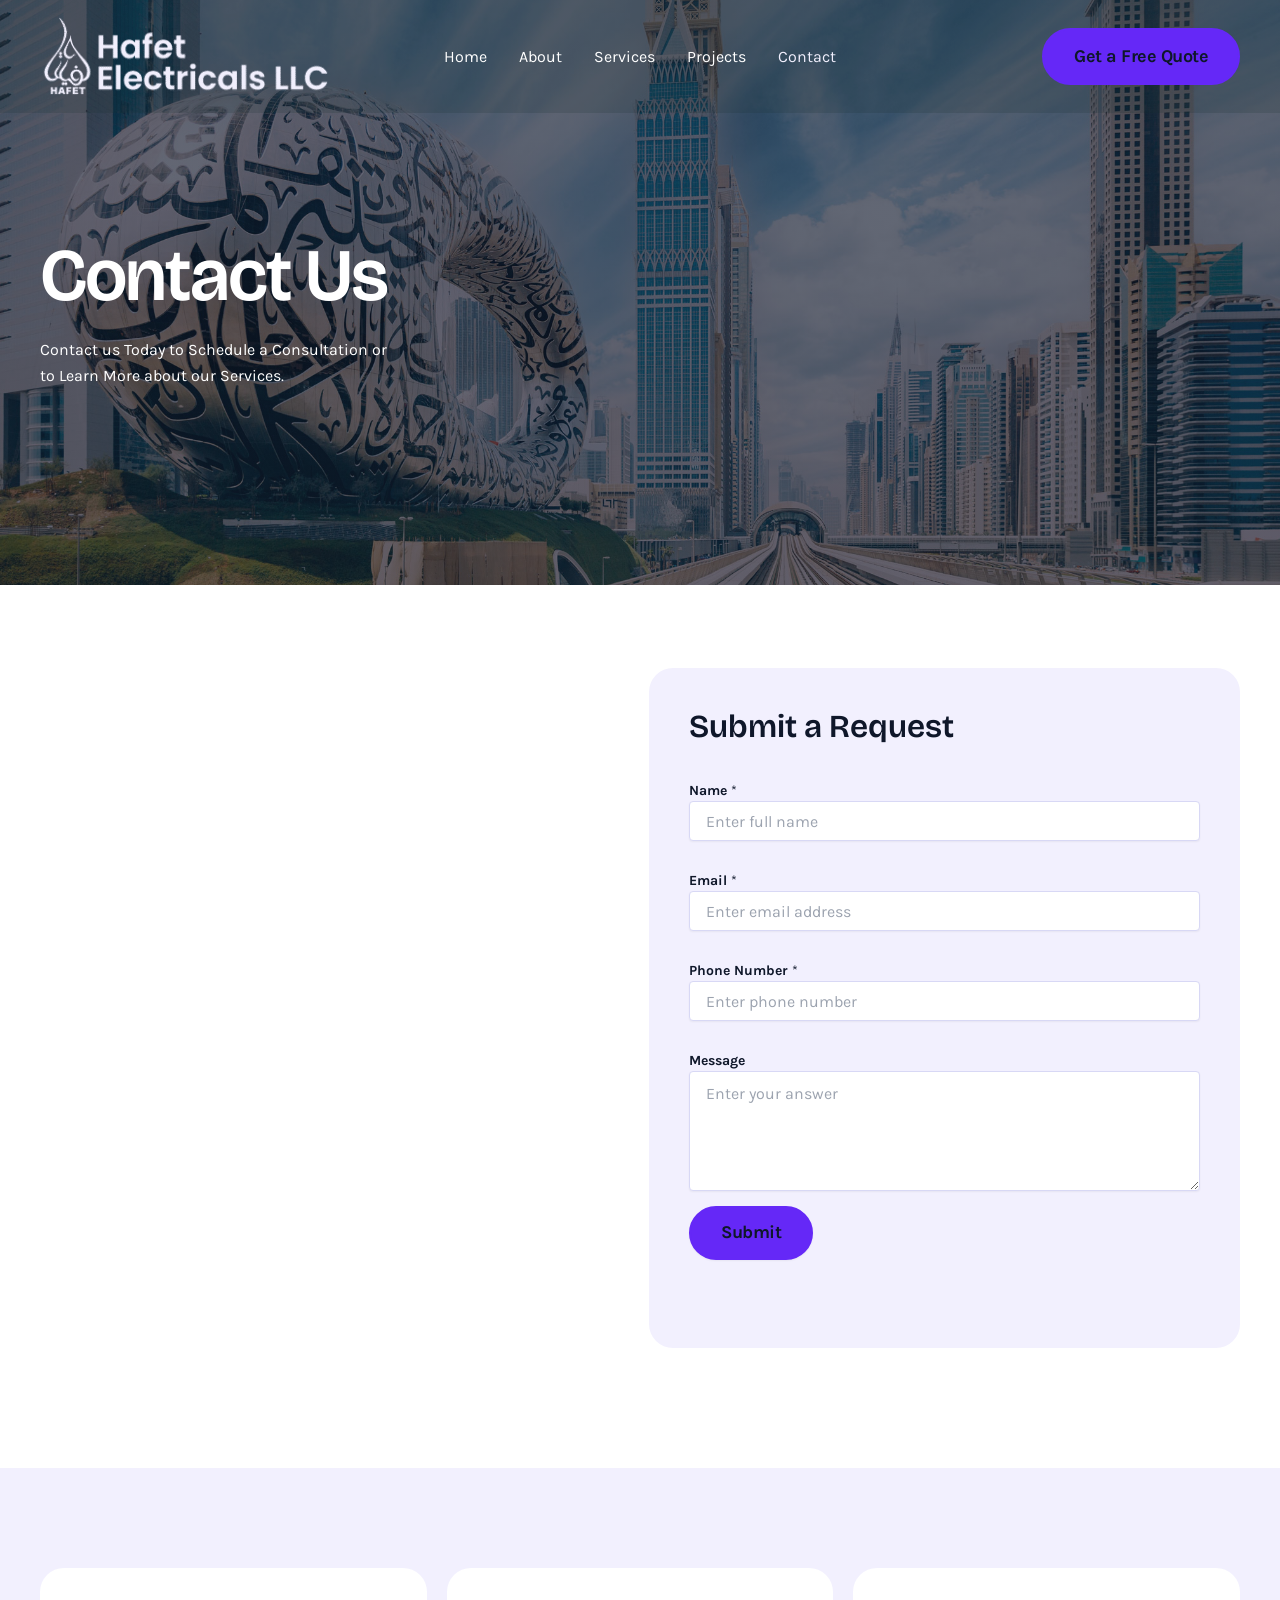
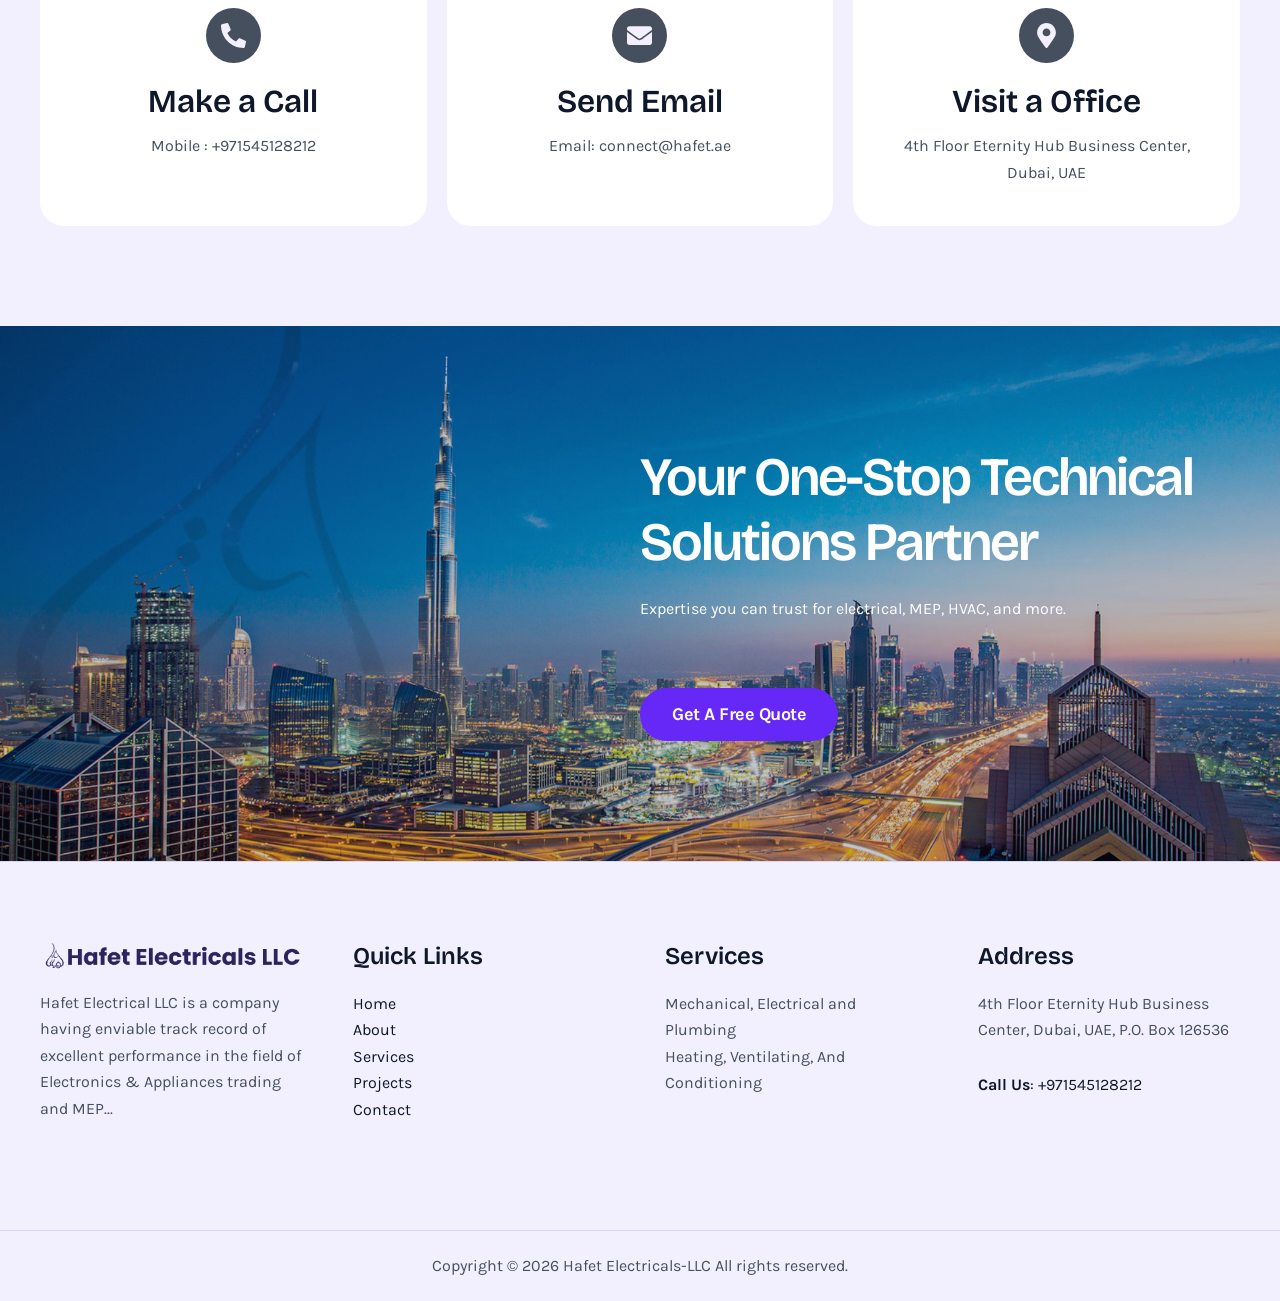
<file: static-site/contact/index.html>
<!DOCTYPE html>
<html lang="en-US">
<head>
<meta charset="UTF-8">
<meta name="viewport" content="width=device-width, initial-scale=1">
	<link rel="profile" href="https://gmpg.org/xfn/11"> 
	<title>Contact &#8211; Hafet Electricals-LLC</title>
<meta name='robots' content='max-image-preview:large' />
<link rel='dns-prefetch' href='//fonts.googleapis.com' />
<link href='https://fonts.googleapis.com' rel='preconnect' />
<link href='https://fonts.gstatic.com' crossorigin='anonymous' rel='preconnect' />
<link rel="alternate" type="application/rss+xml" title="Hafet Electricals-LLC &raquo; Feed" href="../index.htmlfeed/" />
<link rel="alternate" type="application/rss+xml" title="Hafet Electricals-LLC &raquo; Comments Feed" href="../index.htmlcomments/feed/" />
<link rel="alternate" title="oEmbed (JSON)" type="application/json+oembed" href="../index.htmlwp-json/oembed/1.0/embed?url=https%3A%2F%2Fhafetelectrical.com%2Fcontact%2F" />
<link rel="alternate" title="oEmbed (XML)" type="text/xml+oembed" href="../index.htmlwp-json/oembed/1.0/embed?url=https%3A%2F%2Fhafetelectrical.com%2Fcontact%2F&#038;format=xml" />
<style id="wp-img-auto-sizes-contain-inline-css">
img:is([sizes=auto i],[sizes^="auto," i]){contain-intrinsic-size:3000px 1500px}
/*# sourceURL=wp-img-auto-sizes-contain-inline-css */
</style>
<link rel='stylesheet' id='astra-theme-css-css' href='../wp-content/themes/astra/assets/css/minified/main.min.css?ver=4.12.6' media='all' />
<style id="astra-theme-css-inline-css">
:root{--ast-post-nav-space:0;--ast-container-default-xlg-padding:2.5em;--ast-container-default-lg-padding:2.5em;--ast-container-default-slg-padding:2em;--ast-container-default-md-padding:2.5em;--ast-container-default-sm-padding:2.5em;--ast-container-default-xs-padding:2.4em;--ast-container-default-xxs-padding:1.8em;--ast-code-block-background:#ECEFF3;--ast-comment-inputs-background:#F9FAFB;--ast-normal-container-width:1200px;--ast-narrow-container-width:750px;--ast-blog-title-font-weight:600;--ast-blog-meta-weight:600;--ast-global-color-primary:var(--ast-global-color-5);--ast-global-color-secondary:var(--ast-global-color-4);--ast-global-color-alternate-background:var(--ast-global-color-7);--ast-global-color-subtle-background:var(--ast-global-color-6);--ast-bg-style-guide:var( --ast-global-color-secondary,--ast-global-color-5 );--ast-shadow-style-guide:0px 0px 4px 0 #00000057;--ast-global-dark-bg-style:#fff;--ast-global-dark-lfs:#fbfbfb;--ast-widget-bg-color:#fafafa;--ast-wc-container-head-bg-color:#fbfbfb;--ast-title-layout-bg:#eeeeee;--ast-search-border-color:#e7e7e7;--ast-lifter-hover-bg:#e6e6e6;--ast-gallery-block-color:#000;--srfm-color-input-label:var(--ast-global-color-2);}html{font-size:100%;}a{color:var(--ast-global-color-0);}a:hover,a:focus{color:var(--ast-global-color-1);}body,button,input,select,textarea,.ast-button,.ast-custom-button{font-family:'Karla',sans-serif;font-weight:400;font-size:16px;font-size:1rem;line-height:var(--ast-body-line-height,1.65);}blockquote{color:var(--ast-global-color-3);}h1,h2,h3,h4,h5,h6,.entry-content :where(h1,h2,h3,h4,h5,h6),.site-title,.site-title a{font-family:'Bricolage Grotesque',sans-serif;font-weight:600;}.ast-site-identity .site-title a{color:var(--ast-global-color-2);}.site-title{font-size:26px;font-size:1.625rem;display:none;}.site-header .site-description{font-size:15px;font-size:0.9375rem;display:none;}.entry-title{font-size:20px;font-size:1.25rem;}.ast-blog-single-element.ast-taxonomy-container a{font-size:14px;font-size:0.875rem;}.ast-blog-meta-container{font-size:13px;font-size:0.8125rem;}.archive .ast-article-post .ast-article-inner,.blog .ast-article-post .ast-article-inner,.archive .ast-article-post .ast-article-inner:hover,.blog .ast-article-post .ast-article-inner:hover{border-top-left-radius:6px;border-top-right-radius:6px;border-bottom-right-radius:6px;border-bottom-left-radius:6px;overflow:hidden;}h1,.entry-content :where(h1){font-size:74px;font-size:4.625rem;font-weight:600;font-family:'Bricolage Grotesque',sans-serif;line-height:1.1em;letter-spacing:-2px;}h2,.entry-content :where(h2){font-size:54px;font-size:3.375rem;font-weight:600;font-family:'Bricolage Grotesque',sans-serif;line-height:1.2em;letter-spacing:-2px;}h3,.entry-content :where(h3){font-size:42px;font-size:2.625rem;font-weight:600;font-family:'Bricolage Grotesque',sans-serif;line-height:1.3em;}h4,.entry-content :where(h4){font-size:32px;font-size:2rem;line-height:1.2em;font-weight:600;font-family:'Bricolage Grotesque',sans-serif;}h5,.entry-content :where(h5){font-size:24px;font-size:1.5rem;line-height:1.2em;font-weight:600;font-family:'Bricolage Grotesque',sans-serif;}h6,.entry-content :where(h6){font-size:18px;font-size:1.125rem;line-height:1.25em;font-weight:600;font-family:'Bricolage Grotesque',sans-serif;}::selection{background-color:var(--ast-global-color-0);color:#ffffff;}body,h1,h2,h3,h4,h5,h6,.entry-title a,.entry-content :where(h1,h2,h3,h4,h5,h6){color:var(--ast-global-color-3);}.tagcloud a:hover,.tagcloud a:focus,.tagcloud a.current-item{color:#ffffff;border-color:var(--ast-global-color-0);background-color:var(--ast-global-color-0);}input:focus,input[type="text"]:focus,input[type="email"]:focus,input[type="url"]:focus,input[type="password"]:focus,input[type="reset"]:focus,input[type="search"]:focus,textarea:focus{border-color:var(--ast-global-color-0);}input[type="radio"]:checked,input[type=reset],input[type="checkbox"]:checked,input[type="checkbox"]:hover:checked,input[type="checkbox"]:focus:checked,input[type=range]::-webkit-slider-thumb{border-color:var(--ast-global-color-0);background-color:var(--ast-global-color-0);box-shadow:none;}.site-footer a:hover + .post-count,.site-footer a:focus + .post-count{background:var(--ast-global-color-0);border-color:var(--ast-global-color-0);}.single .nav-links .nav-previous,.single .nav-links .nav-next{color:var(--ast-global-color-0);}.entry-meta,.entry-meta *{line-height:1.45;color:var(--ast-global-color-0);font-weight:600;}.entry-meta a:not(.ast-button):hover,.entry-meta a:not(.ast-button):hover *,.entry-meta a:not(.ast-button):focus,.entry-meta a:not(.ast-button):focus *,.page-links > .page-link,.page-links .page-link:hover,.post-navigation a:hover{color:var(--ast-global-color-1);}#cat option,.secondary .calendar_wrap thead a,.secondary .calendar_wrap thead a:visited{color:var(--ast-global-color-0);}.secondary .calendar_wrap #today,.ast-progress-val span{background:var(--ast-global-color-0);}.secondary a:hover + .post-count,.secondary a:focus + .post-count{background:var(--ast-global-color-0);border-color:var(--ast-global-color-0);}.calendar_wrap #today > a{color:#ffffff;}.page-links .page-link,.single .post-navigation a{color:var(--ast-global-color-3);}.ast-search-menu-icon .search-form button.search-submit{padding:0 4px;}.ast-search-menu-icon form.search-form{padding-right:0;}.ast-header-search .ast-search-menu-icon.ast-dropdown-active .search-form,.ast-header-search .ast-search-menu-icon.ast-dropdown-active .search-field:focus{transition:all 0.2s;}.search-form input.search-field:focus{outline:none;}.ast-mobile-header-content .ast-builder-layout-element:not(.ast-builder-menu):not(.ast-header-divider-element),.ast-mobile-popup-content .ast-builder-layout-element:not(.ast-builder-menu):not(.ast-header-divider-element){padding:15px 20px;}.ast-search-menu-icon .search-form button.search-submit:focus,.ast-theme-transparent-header .ast-header-search .ast-dropdown-active .ast-icon,.ast-theme-transparent-header .ast-inline-search .search-field:focus .ast-icon{color:var(--ast-global-color-1);}.ast-desktop .ast-header-search .slide-search .search-form{border:2px solid var(--ast-global-color-0);}.ast-header-search .slide-search .search-field{background-color:(--ast-global-dark-bg-style);}.ast-archive-title{color:var(--ast-global-color-2);}.widget-title{font-size:22px;font-size:1.375rem;color:var(--ast-global-color-2);}.ast-single-post .entry-content a,.ast-comment-content a:not(.ast-comment-edit-reply-wrap a){text-decoration:underline;}.ast-single-post .elementor-widget-button .elementor-button,.ast-single-post .entry-content .uagb-tab a,.ast-single-post .entry-content .uagb-ifb-cta a,.ast-single-post .entry-content .uabb-module-content a,.ast-single-post .entry-content .uagb-post-grid a,.ast-single-post .entry-content .uagb-timeline a,.ast-single-post .entry-content .uagb-toc__wrap a,.ast-single-post .entry-content .uagb-taxomony-box a,.entry-content .wp-block-latest-posts > li > a,.ast-single-post .entry-content .wp-block-file__button,a.ast-post-filter-single,.ast-single-post .ast-comment-content .comment-reply-link,.ast-single-post .ast-comment-content .comment-edit-link{text-decoration:none;}.ast-search-menu-icon.slide-search a:focus-visible:focus-visible,.astra-search-icon:focus-visible,#close:focus-visible,a:focus-visible,.ast-menu-toggle:focus-visible,.site .skip-link:focus-visible,.wp-block-loginout input:focus-visible,.wp-block-search.wp-block-search__button-inside .wp-block-search__inside-wrapper,.ast-header-navigation-arrow:focus-visible,.ast-orders-table__row .ast-orders-table__cell:focus-visible,a#ast-apply-coupon:focus-visible,#ast-apply-coupon:focus-visible,#close:focus-visible,.button.search-submit:focus-visible,#search_submit:focus,.normal-search:focus-visible,.ast-header-account-wrap:focus-visible,.astra-cart-drawer-close:focus,.ast-single-variation:focus,.ast-button:focus,.ast-builder-button-wrap:has(.ast-custom-button-link:focus),.ast-builder-button-wrap .ast-custom-button-link:focus{outline-style:dotted;outline-color:inherit;outline-width:thin;}input:focus,input[type="text"]:focus,input[type="email"]:focus,input[type="url"]:focus,input[type="password"]:focus,input[type="reset"]:focus,input[type="search"]:focus,input[type="number"]:focus,textarea:focus,.wp-block-search__input:focus,[data-section="section-header-mobile-trigger"] .ast-button-wrap .ast-mobile-menu-trigger-minimal:focus,.ast-mobile-popup-drawer.active .menu-toggle-close:focus,#ast-scroll-top:focus,#coupon_code:focus,#ast-coupon-code:focus{border-style:dotted;border-color:inherit;border-width:thin;}input{outline:none;}.ast-logo-title-inline .site-logo-img{padding-right:1em;}.site-logo-img img{ transition:all 0.2s linear;}.site-logo-img .transparent-custom-logo img,.ast-theme-transparent-header .site-logo-img img{filter:url(#ast-img-color-filter-2);}body .ast-oembed-container *{position:absolute;top:0;width:100%;height:100%;left:0;}body .wp-block-embed-pocket-casts .ast-oembed-container *{position:unset;}.ast-single-post-featured-section + article {margin-top: 2em;}.site-content .ast-single-post-featured-section img {width: 100%;overflow: hidden;object-fit: cover;}.ast-separate-container .site-content .ast-single-post-featured-section + article {margin-top: -80px;z-index: 9;position: relative;border-radius: 4px;}@media (min-width: 922px) {.ast-no-sidebar .site-content .ast-article-image-container--wide {margin-left: -120px;margin-right: -120px;max-width: unset;width: unset;}.ast-left-sidebar .site-content .ast-article-image-container--wide,.ast-right-sidebar .site-content .ast-article-image-container--wide {margin-left: -10px;margin-right: -10px;}.site-content .ast-article-image-container--full {margin-left: calc( -50vw + 50%);margin-right: calc( -50vw + 50%);max-width: 100vw;width: 100vw;}.ast-left-sidebar .site-content .ast-article-image-container--full,.ast-right-sidebar .site-content .ast-article-image-container--full {margin-left: -10px;margin-right: -10px;max-width: inherit;width: auto;}}.site > .ast-single-related-posts-container {margin-top: 0;}@media (min-width: 922px) {.ast-desktop .ast-container--narrow {max-width: var(--ast-narrow-container-width);margin: 0 auto;}}.ast-page-builder-template .hentry {margin: 0;}.ast-page-builder-template .site-content > .ast-container {max-width: 100%;padding: 0;}.ast-page-builder-template .site .site-content #primary {padding: 0;margin: 0;}.ast-page-builder-template .no-results {text-align: center;margin: 4em auto;}.ast-page-builder-template .ast-pagination {padding: 2em;}.ast-page-builder-template .entry-header.ast-no-title.ast-no-thumbnail {margin-top: 0;}.ast-page-builder-template .entry-header.ast-header-without-markup {margin-top: 0;margin-bottom: 0;}.ast-page-builder-template .entry-header.ast-no-title.ast-no-meta {margin-bottom: 0;}.ast-page-builder-template.single .post-navigation {padding-bottom: 2em;}.ast-page-builder-template.single-post .site-content > .ast-container {max-width: 100%;}.ast-page-builder-template .entry-header {margin-top: 2em;margin-left: auto;margin-right: auto;}.ast-page-builder-template .ast-archive-description {margin: 2em auto 0;padding-left: 20px;padding-right: 20px;}.ast-page-builder-template .ast-row {margin-left: 0;margin-right: 0;}.single.ast-page-builder-template .entry-header + .entry-content,.single.ast-page-builder-template .ast-single-entry-banner + .site-content article .entry-content {margin-bottom: 2em;}@media(min-width: 921px) {.ast-page-builder-template.archive.ast-right-sidebar .ast-row article,.ast-page-builder-template.archive.ast-left-sidebar .ast-row article {padding-left: 0;padding-right: 0;}}input[type="text"],input[type="number"],input[type="email"],input[type="url"],input[type="password"],input[type="search"],input[type=reset],input[type=tel],input[type=date],select,textarea{font-size:16px;font-style:normal;font-weight:400;line-height:24px;width:100%;padding:12px 16px;border-radius:4px;box-shadow:0px 1px 2px 0px rgba(0,0,0,0.05);color:var(--ast-form-input-text,#475569);}input[type="text"],input[type="number"],input[type="email"],input[type="url"],input[type="password"],input[type="search"],input[type=reset],input[type=tel],input[type=date],select{height:40px;}input[type="date"]{border-width:1px;border-style:solid;border-color:var(--ast-border-color);background:var( --ast-global-color-secondary,--ast-global-color-5 );}input[type="text"]:focus,input[type="number"]:focus,input[type="email"]:focus,input[type="url"]:focus,input[type="password"]:focus,input[type="search"]:focus,input[type=reset]:focus,input[type="tel"]:focus,input[type="date"]:focus,select:focus,textarea:focus{border-color:#046BD2;box-shadow:none;outline:none;color:var(--ast-form-input-focus-text,#475569);}label,legend{color:var(--ast-global-color-2,#111827 );font-size:14px;font-style:normal;font-weight:500;line-height:20px;}select{padding:6px 10px;}fieldset{padding:30px;border-radius:4px;}button,.ast-button,.button,input[type="button"],input[type="reset"],input[type="submit"]{border-radius:4px;box-shadow:0px 1px 2px 0px rgba(0,0,0,0.05);}:root{--ast-comment-inputs-background:#FFF;}::placeholder{color:var(--ast-form-field-color,#9CA3AF);}::-ms-input-placeholder{color:var(--ast-form-field-color,#9CA3AF);}@media (max-width:921.9px){#ast-desktop-header{display:none;}}@media (min-width:922px){#ast-mobile-header{display:none;}}.wp-block-buttons.aligncenter{justify-content:center;}@media (max-width:921px){.ast-theme-transparent-header #primary,.ast-theme-transparent-header #secondary{padding:0;}}@media (max-width:921px){.ast-plain-container.ast-no-sidebar #primary{padding:0;}}.ast-plain-container.ast-no-sidebar #primary{margin-top:0;margin-bottom:0;}.wp-block-button.is-style-outline .wp-block-button__link{border-color:var(--ast-global-color-0);border-top-width:2px;border-right-width:2px;border-bottom-width:2px;border-left-width:2px;}div.wp-block-button.is-style-outline > .wp-block-button__link:not(.has-text-color),div.wp-block-button.wp-block-button__link.is-style-outline:not(.has-text-color){color:var(--ast-global-color-0);}.wp-block-button.is-style-outline .wp-block-button__link:hover,.wp-block-buttons .wp-block-button.is-style-outline .wp-block-button__link:focus,.wp-block-buttons .wp-block-button.is-style-outline > .wp-block-button__link:not(.has-text-color):hover,.wp-block-buttons .wp-block-button.wp-block-button__link.is-style-outline:not(.has-text-color):hover{color:var(--ast-global-color-2);background-color:var(--ast-global-color-1);border-color:var(--ast-global-color-1);}.post-page-numbers.current .page-link,.ast-pagination .page-numbers.current{color:#ffffff;border-color:var(--ast-global-color-0);background-color:var(--ast-global-color-0);}.wp-block-button.is-style-outline .wp-block-button__link{border-top-width:2px;border-right-width:2px;border-bottom-width:2px;border-left-width:2px;}.wp-block-buttons .wp-block-button.is-style-outline .wp-block-button__link.wp-element-button,.ast-outline-button,.wp-block-uagb-buttons-child .uagb-buttons-repeater.ast-outline-button{border-color:var(--ast-global-color-0);border-top-width:2px;border-right-width:2px;border-bottom-width:2px;border-left-width:2px;font-family:inherit;font-weight:500;font-size:16px;font-size:1rem;line-height:1em;padding-top:13px;padding-right:30px;padding-bottom:13px;padding-left:30px;}.wp-block-buttons .wp-block-button.is-style-outline > .wp-block-button__link:not(.has-text-color),.wp-block-buttons .wp-block-button.wp-block-button__link.is-style-outline:not(.has-text-color),.ast-outline-button{color:var(--ast-global-color-0);}.wp-block-button.is-style-outline .wp-block-button__link:hover,.wp-block-buttons .wp-block-button.is-style-outline .wp-block-button__link:focus,.wp-block-buttons .wp-block-button.is-style-outline > .wp-block-button__link:not(.has-text-color):hover,.wp-block-buttons .wp-block-button.wp-block-button__link.is-style-outline:not(.has-text-color):hover,.ast-outline-button:hover,.ast-outline-button:focus,.wp-block-uagb-buttons-child .uagb-buttons-repeater.ast-outline-button:hover,.wp-block-uagb-buttons-child .uagb-buttons-repeater.ast-outline-button:focus{color:var(--ast-global-color-2);background-color:var(--ast-global-color-1);border-color:var(--ast-global-color-1);}.ast-single-post .entry-content a.ast-outline-button,.ast-single-post .entry-content .is-style-outline>.wp-block-button__link{text-decoration:none;}.wp-block-button .wp-block-button__link.wp-element-button.is-style-outline:not(.has-background),.wp-block-button.is-style-outline>.wp-block-button__link.wp-element-button:not(.has-background),.ast-outline-button{background-color:transparent;}.uagb-buttons-repeater.ast-outline-button{border-radius:9999px;}@media (max-width:921px){.wp-block-buttons .wp-block-button.is-style-outline .wp-block-button__link.wp-element-button,.ast-outline-button,.wp-block-uagb-buttons-child .uagb-buttons-repeater.ast-outline-button{padding-top:12px;padding-right:28px;padding-bottom:12px;padding-left:28px;}}@media (max-width:544px){.wp-block-buttons .wp-block-button.is-style-outline .wp-block-button__link.wp-element-button,.ast-outline-button,.wp-block-uagb-buttons-child .uagb-buttons-repeater.ast-outline-button{padding-top:10px;padding-right:24px;padding-bottom:10px;padding-left:24px;}}.entry-content[data-ast-blocks-layout] > figure{margin-bottom:1em;}h1.widget-title{font-weight:600;}h2.widget-title{font-weight:600;}h3.widget-title{font-weight:600;}#page{display:flex;flex-direction:column;min-height:100vh;}.ast-404-layout-1 h1.page-title{color:var(--ast-global-color-2);}.single .post-navigation a{line-height:1em;height:inherit;}.error-404 .page-sub-title{font-size:1.5rem;font-weight:inherit;}.search .site-content .content-area .search-form{margin-bottom:0;}#page .site-content{flex-grow:1;}.widget{margin-bottom:1.25em;}#secondary li{line-height:1.5em;}#secondary .wp-block-group h2{margin-bottom:0.7em;}#secondary h2{font-size:1.7rem;}.ast-separate-container .ast-article-post,.ast-separate-container .ast-article-single,.ast-separate-container .comment-respond{padding:3em;}.ast-separate-container .ast-article-single .ast-article-single{padding:0;}.ast-article-single .wp-block-post-template-is-layout-grid{padding-left:0;}.ast-separate-container .comments-title,.ast-narrow-container .comments-title{padding:1.5em 2em;}.ast-page-builder-template .comment-form-textarea,.ast-comment-formwrap .ast-grid-common-col{padding:0;}.ast-comment-formwrap{padding:0;display:inline-flex;column-gap:20px;width:100%;margin-left:0;margin-right:0;}.comments-area textarea#comment:focus,.comments-area textarea#comment:active,.comments-area .ast-comment-formwrap input[type="text"]:focus,.comments-area .ast-comment-formwrap input[type="text"]:active {box-shadow:none;outline:none;}.archive.ast-page-builder-template .entry-header{margin-top:2em;}.ast-page-builder-template .ast-comment-formwrap{width:100%;}.entry-title{margin-bottom:0.6em;}.ast-archive-description p{font-size:inherit;font-weight:inherit;line-height:inherit;}.ast-separate-container .ast-comment-list li.depth-1,.hentry{margin-bottom:1.5em;}.site-content section.ast-archive-description{margin-bottom:2em;}@media (min-width:921px){.ast-left-sidebar.ast-page-builder-template #secondary,.archive.ast-right-sidebar.ast-page-builder-template .site-main{padding-left:20px;padding-right:20px;}}@media (max-width:544px){.ast-comment-formwrap.ast-row{column-gap:10px;display:inline-block;}#ast-commentform .ast-grid-common-col{position:relative;width:100%;}}@media (min-width:1201px){.ast-separate-container .ast-article-post,.ast-separate-container .ast-article-single,.ast-separate-container .ast-author-box,.ast-separate-container .ast-404-layout-1,.ast-separate-container .no-results{padding:3em;}}@media (max-width:921px){.ast-left-sidebar #content > .ast-container{display:flex;flex-direction:column-reverse;width:100%;}}@media (min-width:922px){.ast-separate-container.ast-right-sidebar #primary,.ast-separate-container.ast-left-sidebar #primary{border:0;}.search-no-results.ast-separate-container #primary{margin-bottom:4em;}}.elementor-widget-button .elementor-button{border-style:solid;text-decoration:none;border-top-width:2px;border-right-width:2px;border-left-width:2px;border-bottom-width:2px;}.elementor-button.elementor-size-sm,.elementor-button.elementor-size-xs,.elementor-button.elementor-size-md,.elementor-button.elementor-size-lg,.elementor-button.elementor-size-xl,.elementor-button{border-top-left-radius:50px;border-top-right-radius:50px;border-bottom-right-radius:50px;border-bottom-left-radius:50px;padding-top:13px;padding-right:30px;padding-bottom:13px;padding-left:30px;}@media (max-width:921px){.elementor-widget-button .elementor-button.elementor-size-sm,.elementor-widget-button .elementor-button.elementor-size-xs,.elementor-widget-button .elementor-button.elementor-size-md,.elementor-widget-button .elementor-button.elementor-size-lg,.elementor-widget-button .elementor-button.elementor-size-xl,.elementor-widget-button .elementor-button{padding-top:14px;padding-right:28px;padding-bottom:14px;padding-left:28px;}}@media (max-width:544px){.elementor-widget-button .elementor-button.elementor-size-sm,.elementor-widget-button .elementor-button.elementor-size-xs,.elementor-widget-button .elementor-button.elementor-size-md,.elementor-widget-button .elementor-button.elementor-size-lg,.elementor-widget-button .elementor-button.elementor-size-xl,.elementor-widget-button .elementor-button{padding-top:12px;padding-right:24px;padding-bottom:12px;padding-left:24px;}}.elementor-widget-button .elementor-button{border-color:var(--ast-global-color-0);background-color:var(--ast-global-color-0);}.elementor-widget-button .elementor-button:hover,.elementor-widget-button .elementor-button:focus{color:var(--ast-global-color-2);background-color:var(--ast-global-color-1);border-color:var(--ast-global-color-1);}.wp-block-button .wp-block-button__link ,.elementor-widget-button .elementor-button,.elementor-widget-button .elementor-button:visited{color:var(--ast-global-color-2);}.elementor-widget-button .elementor-button{font-family:'Karla',sans-serif;font-weight:700;font-size:18px;font-size:1.125rem;line-height:1.3em;letter-spacing:-0.5px;}body .elementor-button.elementor-size-sm,body .elementor-button.elementor-size-xs,body .elementor-button.elementor-size-md,body .elementor-button.elementor-size-lg,body .elementor-button.elementor-size-xl,body .elementor-button{font-size:18px;font-size:1.125rem;}.wp-block-button .wp-block-button__link:hover,.wp-block-button .wp-block-button__link:focus{color:var(--ast-global-color-2);background-color:var(--ast-global-color-1);border-color:var(--ast-global-color-1);}.elementor-widget-heading h1.elementor-heading-title{line-height:1.1em;}.elementor-widget-heading h2.elementor-heading-title{line-height:1.2em;}.elementor-widget-heading h3.elementor-heading-title{line-height:1.3em;}.elementor-widget-heading h4.elementor-heading-title{line-height:1.2em;}.elementor-widget-heading h5.elementor-heading-title{line-height:1.2em;}.elementor-widget-heading h6.elementor-heading-title{line-height:1.25em;}.wp-block-button .wp-block-button__link,.wp-block-search .wp-block-search__button,body .wp-block-file .wp-block-file__button{border-style:solid;border-top-width:2px;border-right-width:2px;border-left-width:2px;border-bottom-width:2px;border-color:var(--ast-global-color-0);background-color:var(--ast-global-color-0);color:var(--ast-global-color-2);font-family:'Karla',sans-serif;font-weight:700;line-height:1.3em;letter-spacing:-0.5px;font-size:18px;font-size:1.125rem;border-top-left-radius:50px;border-top-right-radius:50px;border-bottom-right-radius:50px;border-bottom-left-radius:50px;padding-top:13px;padding-right:30px;padding-bottom:13px;padding-left:30px;}.ast-single-post .entry-content .wp-block-button .wp-block-button__link,.ast-single-post .entry-content .wp-block-search .wp-block-search__button,body .entry-content .wp-block-file .wp-block-file__button{text-decoration:none;}@media (max-width:921px){.wp-block-button .wp-block-button__link,.wp-block-search .wp-block-search__button,body .wp-block-file .wp-block-file__button{padding-top:14px;padding-right:28px;padding-bottom:14px;padding-left:28px;}}@media (max-width:544px){.wp-block-button .wp-block-button__link,.wp-block-search .wp-block-search__button,body .wp-block-file .wp-block-file__button{padding-top:12px;padding-right:24px;padding-bottom:12px;padding-left:24px;}}.menu-toggle,button,.ast-button,.ast-custom-button,.button,input#submit,input[type="button"],input[type="submit"],input[type="reset"],#comments .submit,.search .search-submit,form[CLASS*="wp-block-search__"].wp-block-search .wp-block-search__inside-wrapper .wp-block-search__button,body .wp-block-file .wp-block-file__button,.search .search-submit{border-style:solid;border-top-width:2px;border-right-width:2px;border-left-width:2px;border-bottom-width:2px;color:var(--ast-global-color-2);border-color:var(--ast-global-color-0);background-color:var(--ast-global-color-0);padding-top:13px;padding-right:30px;padding-bottom:13px;padding-left:30px;font-family:'Karla',sans-serif;font-weight:700;font-size:18px;font-size:1.125rem;line-height:1.3em;letter-spacing:-0.5px;border-top-left-radius:50px;border-top-right-radius:50px;border-bottom-right-radius:50px;border-bottom-left-radius:50px;}button:focus,.menu-toggle:hover,button:hover,.ast-button:hover,.ast-custom-button:hover .button:hover,.ast-custom-button:hover ,input[type=reset]:hover,input[type=reset]:focus,input#submit:hover,input#submit:focus,input[type="button"]:hover,input[type="button"]:focus,input[type="submit"]:hover,input[type="submit"]:focus,form[CLASS*="wp-block-search__"].wp-block-search .wp-block-search__inside-wrapper .wp-block-search__button:hover,form[CLASS*="wp-block-search__"].wp-block-search .wp-block-search__inside-wrapper .wp-block-search__button:focus,body .wp-block-file .wp-block-file__button:hover,body .wp-block-file .wp-block-file__button:focus{color:var(--ast-global-color-2);background-color:var(--ast-global-color-1);border-color:var(--ast-global-color-1);}form[CLASS*="wp-block-search__"].wp-block-search .wp-block-search__inside-wrapper .wp-block-search__button.has-icon{padding-top:calc(13px - 3px);padding-right:calc(30px - 3px);padding-bottom:calc(13px - 3px);padding-left:calc(30px - 3px);}@media (max-width:921px){.menu-toggle,button,.ast-button,.ast-custom-button,.button,input#submit,input[type="button"],input[type="submit"],input[type="reset"],#comments .submit,.search .search-submit,form[CLASS*="wp-block-search__"].wp-block-search .wp-block-search__inside-wrapper .wp-block-search__button,body .wp-block-file .wp-block-file__button,.search .search-submit{padding-top:14px;padding-right:28px;padding-bottom:14px;padding-left:28px;}}@media (max-width:544px){.menu-toggle,button,.ast-button,.ast-custom-button,.button,input#submit,input[type="button"],input[type="submit"],input[type="reset"],#comments .submit,.search .search-submit,form[CLASS*="wp-block-search__"].wp-block-search .wp-block-search__inside-wrapper .wp-block-search__button,body .wp-block-file .wp-block-file__button,.search .search-submit{padding-top:12px;padding-right:24px;padding-bottom:12px;padding-left:24px;}}@media (max-width:921px){.ast-mobile-header-stack .main-header-bar .ast-search-menu-icon{display:inline-block;}.ast-header-break-point.ast-header-custom-item-outside .ast-mobile-header-stack .main-header-bar .ast-search-icon{margin:0;}.ast-comment-avatar-wrap img{max-width:2.5em;}.ast-comment-meta{padding:0 1.8888em 1.3333em;}}@media (min-width:544px){.ast-container{max-width:100%;}}@media (max-width:544px){.ast-separate-container .ast-article-post,.ast-separate-container .ast-article-single,.ast-separate-container .comments-title,.ast-separate-container .ast-archive-description{padding:1.5em 1em;}.ast-separate-container #content .ast-container{padding-left:0.54em;padding-right:0.54em;}.ast-separate-container .ast-comment-list .bypostauthor{padding:.5em;}.ast-search-menu-icon.ast-dropdown-active .search-field{width:170px;}} #ast-mobile-header .ast-site-header-cart-li a{pointer-events:none;}.ast-separate-container{background-color:var(--ast-global-color-4);background-image:none;}@media (max-width:921px){.site-title{display:none;}.site-header .site-description{display:none;}h1,.entry-content :where(h1){font-size:48px;font-size:3rem;}h2,.entry-content :where(h2){font-size:32px;font-size:2rem;}h3,.entry-content :where(h3){font-size:26px;font-size:1.625rem;}h4,.entry-content :where(h4){font-size:22px;font-size:1.375rem;}h5,.entry-content :where(h5){font-size:20px;font-size:1.25rem;}h6,.entry-content :where(h6){font-size:16px;font-size:1rem;}}@media (max-width:544px){.site-title{display:none;}.site-header .site-description{display:none;}h1,.entry-content :where(h1){font-size:36px;font-size:2.25rem;}h2,.entry-content :where(h2){font-size:28px;font-size:1.75rem;}h3,.entry-content :where(h3){font-size:22px;font-size:1.375rem;}h4,.entry-content :where(h4){font-size:20px;font-size:1.25rem;}h5,.entry-content :where(h5){font-size:18px;font-size:1.125rem;}h6,.entry-content :where(h6){font-size:16px;font-size:1rem;}header .custom-logo-link img,.ast-header-break-point .site-branding img,.ast-header-break-point .custom-logo-link img{max-width:120px;width:120px;}.astra-logo-svg{width:120px;}.ast-header-break-point .site-logo-img .custom-mobile-logo-link img{max-width:120px;}}@media (max-width:921px){html{font-size:91.2%;}}@media (max-width:544px){html{font-size:91.2%;}}@media (min-width:922px){.ast-container{max-width:1240px;}}@media (min-width:922px){.site-content .ast-container{display:flex;}}@media (max-width:921px){.site-content .ast-container{flex-direction:column;}}.entry-content :where(h1,h2,h3,h4,h5,h6){clear:none;}@media (min-width:922px){.main-header-menu .sub-menu .menu-item.ast-left-align-sub-menu:hover > .sub-menu,.main-header-menu .sub-menu .menu-item.ast-left-align-sub-menu.focus > .sub-menu{margin-left:-0px;}}.ast-theme-transparent-header [CLASS*="ast-header-button-"] .ast-custom-button{color:var(--ast-global-color-2);background:var(--ast-global-color-0);}.ast-theme-transparent-header [CLASS*="ast-header-button-"] .ast-custom-button:hover{color:var(--ast-global-color-2);background:var(--ast-global-color-1);}.ast-theme-transparent-header [data-section="section-header-mobile-trigger"] .ast-button-wrap .ast-mobile-menu-trigger-outline{background:transparent;}.entry-content li > p{margin-bottom:0;}.site .comments-area{padding-bottom:2em;margin-top:2em;}.wp-block-file {display: flex;align-items: center;flex-wrap: wrap;justify-content: space-between;}.wp-block-pullquote {border: none;}.wp-block-pullquote blockquote::before {content: "\201D";font-family: "Helvetica",sans-serif;display: flex;transform: rotate( 180deg );font-size: 6rem;font-style: normal;line-height: 1;font-weight: bold;align-items: center;justify-content: center;}.has-text-align-right > blockquote::before {justify-content: flex-start;}.has-text-align-left > blockquote::before {justify-content: flex-end;}figure.wp-block-pullquote.is-style-solid-color blockquote {max-width: 100%;text-align: inherit;}:root {--wp--custom--ast-default-block-top-padding: 3em;--wp--custom--ast-default-block-right-padding: 3em;--wp--custom--ast-default-block-bottom-padding: 3em;--wp--custom--ast-default-block-left-padding: 3em;--wp--custom--ast-container-width: 1200px;--wp--custom--ast-content-width-size: 1200px;--wp--custom--ast-wide-width-size: calc(1200px + var(--wp--custom--ast-default-block-left-padding) + var(--wp--custom--ast-default-block-right-padding));}.ast-narrow-container {--wp--custom--ast-content-width-size: 750px;--wp--custom--ast-wide-width-size: 750px;}@media(max-width: 921px) {:root {--wp--custom--ast-default-block-top-padding: 3em;--wp--custom--ast-default-block-right-padding: 2em;--wp--custom--ast-default-block-bottom-padding: 3em;--wp--custom--ast-default-block-left-padding: 2em;}}@media(max-width: 544px) {:root {--wp--custom--ast-default-block-top-padding: 3em;--wp--custom--ast-default-block-right-padding: 1.5em;--wp--custom--ast-default-block-bottom-padding: 3em;--wp--custom--ast-default-block-left-padding: 1.5em;}}.entry-content > .wp-block-group,.entry-content > .wp-block-cover,.entry-content > .wp-block-columns {padding-top: var(--wp--custom--ast-default-block-top-padding);padding-right: var(--wp--custom--ast-default-block-right-padding);padding-bottom: var(--wp--custom--ast-default-block-bottom-padding);padding-left: var(--wp--custom--ast-default-block-left-padding);}.ast-plain-container.ast-no-sidebar .entry-content > .alignfull,.ast-page-builder-template .ast-no-sidebar .entry-content > .alignfull {margin-left: calc( -50vw + 50%);margin-right: calc( -50vw + 50%);max-width: 100vw;width: 100vw;}.ast-plain-container.ast-no-sidebar .entry-content .alignfull .alignfull,.ast-page-builder-template.ast-no-sidebar .entry-content .alignfull .alignfull,.ast-plain-container.ast-no-sidebar .entry-content .alignfull .alignwide,.ast-page-builder-template.ast-no-sidebar .entry-content .alignfull .alignwide,.ast-plain-container.ast-no-sidebar .entry-content .alignwide .alignfull,.ast-page-builder-template.ast-no-sidebar .entry-content .alignwide .alignfull,.ast-plain-container.ast-no-sidebar .entry-content .alignwide .alignwide,.ast-page-builder-template.ast-no-sidebar .entry-content .alignwide .alignwide,.ast-plain-container.ast-no-sidebar .entry-content .wp-block-column .alignfull,.ast-page-builder-template.ast-no-sidebar .entry-content .wp-block-column .alignfull,.ast-plain-container.ast-no-sidebar .entry-content .wp-block-column .alignwide,.ast-page-builder-template.ast-no-sidebar .entry-content .wp-block-column .alignwide {margin-left: auto;margin-right: auto;width: 100%;}[data-ast-blocks-layout] .wp-block-separator:not(.is-style-dots) {height: 0;}[data-ast-blocks-layout] .wp-block-separator {margin: 20px auto;}[data-ast-blocks-layout] .wp-block-separator:not(.is-style-wide):not(.is-style-dots) {max-width: 100px;}[data-ast-blocks-layout] .wp-block-separator.has-background {padding: 0;}.entry-content[data-ast-blocks-layout] > * {max-width: var(--wp--custom--ast-content-width-size);margin-left: auto;margin-right: auto;}.entry-content[data-ast-blocks-layout] > .alignwide {max-width: var(--wp--custom--ast-wide-width-size);}.entry-content[data-ast-blocks-layout] .alignfull {max-width: none;}.entry-content .wp-block-columns {margin-bottom: 0;}blockquote {margin: 1.5em;border-color: rgba(0,0,0,0.05);}.wp-block-quote:not(.has-text-align-right):not(.has-text-align-center) {border-left: 5px solid rgba(0,0,0,0.05);}.has-text-align-right > blockquote,blockquote.has-text-align-right {border-right: 5px solid rgba(0,0,0,0.05);}.has-text-align-left > blockquote,blockquote.has-text-align-left {border-left: 5px solid rgba(0,0,0,0.05);}.wp-block-site-tagline,.wp-block-latest-posts .read-more {margin-top: 15px;}.wp-block-loginout p label {display: block;}.wp-block-loginout p:not(.login-remember):not(.login-submit) input {width: 100%;}.wp-block-loginout input:focus {border-color: transparent;}.wp-block-loginout input:focus {outline: thin dotted;}.entry-content .wp-block-media-text .wp-block-media-text__content {padding: 0 0 0 8%;}.entry-content .wp-block-media-text.has-media-on-the-right .wp-block-media-text__content {padding: 0 8% 0 0;}.entry-content .wp-block-media-text.has-background .wp-block-media-text__content {padding: 8%;}.entry-content .wp-block-cover:not([class*="background-color"]):not(.has-text-color.has-link-color) .wp-block-cover__inner-container,.entry-content .wp-block-cover:not([class*="background-color"]) .wp-block-cover-image-text,.entry-content .wp-block-cover:not([class*="background-color"]) .wp-block-cover-text,.entry-content .wp-block-cover-image:not([class*="background-color"]) .wp-block-cover__inner-container,.entry-content .wp-block-cover-image:not([class*="background-color"]) .wp-block-cover-image-text,.entry-content .wp-block-cover-image:not([class*="background-color"]) .wp-block-cover-text {color: var(--ast-global-color-primary,var(--ast-global-color-5));}.wp-block-loginout .login-remember input {width: 1.1rem;height: 1.1rem;margin: 0 5px 4px 0;vertical-align: middle;}.wp-block-latest-posts > li > *:first-child,.wp-block-latest-posts:not(.is-grid) > li:first-child {margin-top: 0;}.entry-content > .wp-block-buttons,.entry-content > .wp-block-uagb-buttons {margin-bottom: 1.5em;}.wp-block-search__inside-wrapper .wp-block-search__input {padding: 0 10px;color: var(--ast-global-color-3);background: var(--ast-global-color-primary,var(--ast-global-color-5));border-color: var(--ast-border-color);}.wp-block-latest-posts .read-more {margin-bottom: 1.5em;}.wp-block-search__no-button .wp-block-search__inside-wrapper .wp-block-search__input {padding-top: 5px;padding-bottom: 5px;}.wp-block-latest-posts .wp-block-latest-posts__post-date,.wp-block-latest-posts .wp-block-latest-posts__post-author {font-size: 1rem;}.wp-block-latest-posts > li > *,.wp-block-latest-posts:not(.is-grid) > li {margin-top: 12px;margin-bottom: 12px;}.ast-page-builder-template .entry-content[data-ast-blocks-layout] > .alignwide:where(:not(.uagb-is-root-container):not(.spectra-is-root-container)) > * {max-width: var(--wp--custom--ast-wide-width-size);}.ast-page-builder-template .entry-content[data-ast-blocks-layout] > .inherit-container-width > *,.ast-page-builder-template .entry-content[data-ast-blocks-layout] > *:not(.wp-block-group):where(:not(.uagb-is-root-container):not(.spectra-is-root-container)) > *,.entry-content[data-ast-blocks-layout] > .wp-block-cover .wp-block-cover__inner-container {max-width: none ;margin-left: auto;margin-right: auto;}.ast-page-builder-template .entry-content[data-ast-blocks-layout] > *,.ast-page-builder-template .entry-content[data-ast-blocks-layout] > .alignfull:where(:not(.wp-block-group):not(.uagb-is-root-container):not(.spectra-is-root-container)) > * {max-width: none;}.entry-content[data-ast-blocks-layout] .wp-block-cover:not(.alignleft):not(.alignright) {width: auto;}@media(max-width: 1200px) {.ast-separate-container .entry-content > .alignfull,.ast-separate-container .entry-content[data-ast-blocks-layout] > .alignwide,.ast-plain-container .entry-content[data-ast-blocks-layout] > .alignwide,.ast-plain-container .entry-content .alignfull {margin-left: calc(-1 * min(var(--ast-container-default-xlg-padding),20px)) ;margin-right: calc(-1 * min(var(--ast-container-default-xlg-padding),20px));}}@media(min-width: 1201px) {.ast-separate-container .entry-content > .alignfull {margin-left: calc(-1 * var(--ast-container-default-xlg-padding) );margin-right: calc(-1 * var(--ast-container-default-xlg-padding) );}.ast-separate-container .entry-content[data-ast-blocks-layout] > .alignwide,.ast-plain-container .entry-content[data-ast-blocks-layout] > .alignwide {margin-left: auto;margin-right: auto;}}@media(min-width: 921px) {.ast-separate-container .entry-content .wp-block-group.alignwide:not(.inherit-container-width) > :where(:not(.alignleft):not(.alignright)),.ast-plain-container .entry-content .wp-block-group.alignwide:not(.inherit-container-width) > :where(:not(.alignleft):not(.alignright)) {max-width: calc( var(--wp--custom--ast-content-width-size) + 80px );}.ast-plain-container.ast-right-sidebar .entry-content[data-ast-blocks-layout] .alignfull,.ast-plain-container.ast-left-sidebar .entry-content[data-ast-blocks-layout] .alignfull {margin-left: -60px;margin-right: -60px;}}@media(min-width: 544px) {.entry-content > .alignleft {margin-right: 20px;}.entry-content > .alignright {margin-left: 20px;}}@media (max-width:544px){.wp-block-columns .wp-block-column:not(:last-child){margin-bottom:20px;}.wp-block-latest-posts{margin:0;}}@media( max-width: 600px ) {.entry-content .wp-block-media-text .wp-block-media-text__content,.entry-content .wp-block-media-text.has-media-on-the-right .wp-block-media-text__content {padding: 8% 0 0;}.entry-content .wp-block-media-text.has-background .wp-block-media-text__content {padding: 8%;}}.ast-page-builder-template .entry-header {padding-left: 0;}.ast-narrow-container .site-content .wp-block-uagb-image--align-full .wp-block-uagb-image__figure {max-width: 100%;margin-left: auto;margin-right: auto;}.entry-content ul,.entry-content ol {padding: revert;margin: revert;padding-left: 20px;}.entry-content ul.wc-block-product-template{padding: 0;}:root .has-ast-global-color-0-color{color:var(--ast-global-color-0);}:root .has-ast-global-color-0-background-color{background-color:var(--ast-global-color-0);}:root .wp-block-button .has-ast-global-color-0-color{color:var(--ast-global-color-0);}:root .wp-block-button .has-ast-global-color-0-background-color{background-color:var(--ast-global-color-0);}:root .has-ast-global-color-1-color{color:var(--ast-global-color-1);}:root .has-ast-global-color-1-background-color{background-color:var(--ast-global-color-1);}:root .wp-block-button .has-ast-global-color-1-color{color:var(--ast-global-color-1);}:root .wp-block-button .has-ast-global-color-1-background-color{background-color:var(--ast-global-color-1);}:root .has-ast-global-color-2-color{color:var(--ast-global-color-2);}:root .has-ast-global-color-2-background-color{background-color:var(--ast-global-color-2);}:root .wp-block-button .has-ast-global-color-2-color{color:var(--ast-global-color-2);}:root .wp-block-button .has-ast-global-color-2-background-color{background-color:var(--ast-global-color-2);}:root .has-ast-global-color-3-color{color:var(--ast-global-color-3);}:root .has-ast-global-color-3-background-color{background-color:var(--ast-global-color-3);}:root .wp-block-button .has-ast-global-color-3-color{color:var(--ast-global-color-3);}:root .wp-block-button .has-ast-global-color-3-background-color{background-color:var(--ast-global-color-3);}:root .has-ast-global-color-4-color{color:var(--ast-global-color-4);}:root .has-ast-global-color-4-background-color{background-color:var(--ast-global-color-4);}:root .wp-block-button .has-ast-global-color-4-color{color:var(--ast-global-color-4);}:root .wp-block-button .has-ast-global-color-4-background-color{background-color:var(--ast-global-color-4);}:root .has-ast-global-color-5-color{color:var(--ast-global-color-5);}:root .has-ast-global-color-5-background-color{background-color:var(--ast-global-color-5);}:root .wp-block-button .has-ast-global-color-5-color{color:var(--ast-global-color-5);}:root .wp-block-button .has-ast-global-color-5-background-color{background-color:var(--ast-global-color-5);}:root .has-ast-global-color-6-color{color:var(--ast-global-color-6);}:root .has-ast-global-color-6-background-color{background-color:var(--ast-global-color-6);}:root .wp-block-button .has-ast-global-color-6-color{color:var(--ast-global-color-6);}:root .wp-block-button .has-ast-global-color-6-background-color{background-color:var(--ast-global-color-6);}:root .has-ast-global-color-7-color{color:var(--ast-global-color-7);}:root .has-ast-global-color-7-background-color{background-color:var(--ast-global-color-7);}:root .wp-block-button .has-ast-global-color-7-color{color:var(--ast-global-color-7);}:root .wp-block-button .has-ast-global-color-7-background-color{background-color:var(--ast-global-color-7);}:root .has-ast-global-color-8-color{color:var(--ast-global-color-8);}:root .has-ast-global-color-8-background-color{background-color:var(--ast-global-color-8);}:root .wp-block-button .has-ast-global-color-8-color{color:var(--ast-global-color-8);}:root .wp-block-button .has-ast-global-color-8-background-color{background-color:var(--ast-global-color-8);}:root{--ast-global-color-0:#6528F7;--ast-global-color-1:#5511F8;--ast-global-color-2:#0F172A;--ast-global-color-3:#454F5E;--ast-global-color-4:#F2F0FE;--ast-global-color-5:#FFFFFF;--ast-global-color-6:#D8D8F5;--ast-global-color-7:#0D0614;--ast-global-color-8:#222222;}:root {--ast-border-color : var(--ast-global-color-6);}.ast-single-entry-banner {-js-display: flex;display: flex;flex-direction: column;justify-content: center;text-align: center;position: relative;background: var(--ast-title-layout-bg);}.ast-single-entry-banner[data-banner-layout="layout-1"] {max-width: 1200px;background: inherit;padding: 20px 0;}.ast-single-entry-banner[data-banner-width-type="custom"] {margin: 0 auto;width: 100%;}.ast-single-entry-banner + .site-content .entry-header {margin-bottom: 0;}.site .ast-author-avatar {--ast-author-avatar-size: ;}a.ast-underline-text {text-decoration: underline;}.ast-container > .ast-terms-link {position: relative;display: block;}a.ast-button.ast-badge-tax {padding: 4px 8px;border-radius: 3px;font-size: inherit;}header.entry-header{text-align:left;}header.entry-header .entry-title{font-weight:600;font-size:32px;font-size:2rem;}header.entry-header > *:not(:last-child){margin-bottom:10px;}header.entry-header .post-thumb-img-content{text-align:center;}header.entry-header .post-thumb img,.ast-single-post-featured-section.post-thumb img{aspect-ratio:16/9;width:100%;height:100%;}@media (max-width:921px){header.entry-header{text-align:left;}}@media (max-width:544px){header.entry-header{text-align:left;}}.ast-archive-entry-banner {-js-display: flex;display: flex;flex-direction: column;justify-content: center;text-align: center;position: relative;background: var(--ast-title-layout-bg);}.ast-archive-entry-banner[data-banner-width-type="custom"] {margin: 0 auto;width: 100%;}.ast-archive-entry-banner[data-banner-layout="layout-1"] {background: inherit;padding: 20px 0;text-align: left;}body.archive .ast-archive-description{max-width:1200px;width:100%;text-align:left;padding-top:3em;padding-right:3em;padding-bottom:3em;padding-left:3em;}body.archive .ast-archive-description .ast-archive-title,body.archive .ast-archive-description .ast-archive-title *{font-weight:600;font-size:32px;font-size:2rem;}body.archive .ast-archive-description > *:not(:last-child){margin-bottom:10px;}@media (max-width:921px){body.archive .ast-archive-description{text-align:left;}}@media (max-width:544px){body.archive .ast-archive-description{text-align:left;}}.ast-theme-transparent-header #masthead .site-logo-img .transparent-custom-logo .astra-logo-svg{width:291px;height:30px;}.ast-theme-transparent-header #masthead .site-logo-img .transparent-custom-logo img{ max-width:291px; width:291px;}@media (max-width:921px){.ast-theme-transparent-header #masthead .site-logo-img .transparent-custom-logo .astra-logo-svg{width:120px;}.ast-theme-transparent-header #masthead .site-logo-img .transparent-custom-logo img{ max-width:120px; width:120px;}}@media (max-width:543px){.ast-theme-transparent-header #masthead .site-logo-img .transparent-custom-logo .astra-logo-svg{width:100px;}.ast-theme-transparent-header #masthead .site-logo-img .transparent-custom-logo img{ max-width:100px; width:100px;}}@media (min-width:921px){.ast-theme-transparent-header #masthead{position:absolute;left:0;right:0;}.ast-theme-transparent-header .main-header-bar,.ast-theme-transparent-header.ast-header-break-point .main-header-bar{background:none;}body.elementor-editor-active.ast-theme-transparent-header #masthead,.fl-builder-edit .ast-theme-transparent-header #masthead,body.vc_editor.ast-theme-transparent-header #masthead,body.brz-ed.ast-theme-transparent-header #masthead{z-index:0;}.ast-header-break-point.ast-replace-site-logo-transparent.ast-theme-transparent-header .custom-mobile-logo-link{display:none;}.ast-header-break-point.ast-replace-site-logo-transparent.ast-theme-transparent-header .transparent-custom-logo{display:inline-block;}.ast-theme-transparent-header .ast-above-header,.ast-theme-transparent-header .ast-above-header.ast-above-header-bar{background-image:none;background-color:transparent;}.ast-theme-transparent-header .ast-below-header,.ast-theme-transparent-header .ast-below-header.ast-below-header-bar{background-image:none;background-color:transparent;}}.ast-theme-transparent-header .main-header-bar,.ast-theme-transparent-header.ast-header-break-point .main-header-bar-wrap .main-header-menu,.ast-theme-transparent-header.ast-header-break-point .main-header-bar-wrap .main-header-bar,.ast-theme-transparent-header.ast-header-break-point .ast-mobile-header-wrap .main-header-bar{background-color:rgba(24,48,48,0.18);}.ast-theme-transparent-header .main-header-bar .ast-search-menu-icon form{background-color:rgba(24,48,48,0.18);}.ast-theme-transparent-header .ast-builder-menu .main-header-menu,.ast-theme-transparent-header .ast-builder-menu .main-header-menu .menu-link,.ast-theme-transparent-header [CLASS*="ast-builder-menu-"] .main-header-menu .menu-item > .menu-link,.ast-theme-transparent-header .ast-masthead-custom-menu-items,.ast-theme-transparent-header .ast-masthead-custom-menu-items a,.ast-theme-transparent-header .ast-builder-menu .main-header-menu .menu-item > .ast-menu-toggle,.ast-theme-transparent-header .ast-builder-menu .main-header-menu .menu-item > .ast-menu-toggle,.ast-theme-transparent-header .ast-above-header-navigation a,.ast-header-break-point.ast-theme-transparent-header .ast-above-header-navigation a,.ast-header-break-point.ast-theme-transparent-header .ast-above-header-navigation > ul.ast-above-header-menu > .menu-item-has-children:not(.current-menu-item) > .ast-menu-toggle,.ast-theme-transparent-header .ast-below-header-menu,.ast-theme-transparent-header .ast-below-header-menu a,.ast-header-break-point.ast-theme-transparent-header .ast-below-header-menu a,.ast-header-break-point.ast-theme-transparent-header .ast-below-header-menu,.ast-theme-transparent-header .main-header-menu .menu-link{color:var(--ast-global-color-5);}.ast-theme-transparent-header .ast-builder-menu .main-header-menu .menu-item:hover > .menu-link,.ast-theme-transparent-header .ast-builder-menu .main-header-menu .menu-item:hover > .ast-menu-toggle,.ast-theme-transparent-header .ast-builder-menu .main-header-menu .ast-masthead-custom-menu-items a:hover,.ast-theme-transparent-header .ast-builder-menu .main-header-menu .focus > .menu-link,.ast-theme-transparent-header .ast-builder-menu .main-header-menu .focus > .ast-menu-toggle,.ast-theme-transparent-header .ast-builder-menu .main-header-menu .current-menu-item > .menu-link,.ast-theme-transparent-header .ast-builder-menu .main-header-menu .current-menu-ancestor > .menu-link,.ast-theme-transparent-header .ast-builder-menu .main-header-menu .current-menu-item > .ast-menu-toggle,.ast-theme-transparent-header .ast-builder-menu .main-header-menu .current-menu-ancestor > .ast-menu-toggle,.ast-theme-transparent-header [CLASS*="ast-builder-menu-"] .main-header-menu .current-menu-item > .menu-link,.ast-theme-transparent-header [CLASS*="ast-builder-menu-"] .main-header-menu .current-menu-ancestor > .menu-link,.ast-theme-transparent-header [CLASS*="ast-builder-menu-"] .main-header-menu .current-menu-item > .ast-menu-toggle,.ast-theme-transparent-header [CLASS*="ast-builder-menu-"] .main-header-menu .current-menu-ancestor > .ast-menu-toggle,.ast-theme-transparent-header .main-header-menu .menu-item:hover > .menu-link,.ast-theme-transparent-header .main-header-menu .current-menu-item > .menu-link,.ast-theme-transparent-header .main-header-menu .current-menu-ancestor > .menu-link{color:var(--ast-global-color-4);}.ast-theme-transparent-header .ast-builder-menu .main-header-menu .menu-item .sub-menu .menu-link,.ast-theme-transparent-header .main-header-menu .menu-item .sub-menu .menu-link{background-color:transparent;}@media (max-width:921px){.ast-theme-transparent-header #masthead{position:absolute;left:0;right:0;}.ast-theme-transparent-header .main-header-bar,.ast-theme-transparent-header.ast-header-break-point .main-header-bar{background:none;}body.elementor-editor-active.ast-theme-transparent-header #masthead,.fl-builder-edit .ast-theme-transparent-header #masthead,body.vc_editor.ast-theme-transparent-header #masthead,body.brz-ed.ast-theme-transparent-header #masthead{z-index:0;}.ast-header-break-point.ast-replace-site-logo-transparent.ast-theme-transparent-header .custom-mobile-logo-link{display:none;}.ast-header-break-point.ast-replace-site-logo-transparent.ast-theme-transparent-header .transparent-custom-logo{display:inline-block;}.ast-theme-transparent-header .ast-above-header,.ast-theme-transparent-header .ast-above-header.ast-above-header-bar{background-image:none;background-color:transparent;}.ast-theme-transparent-header .ast-below-header,.ast-theme-transparent-header .ast-below-header.ast-below-header-bar{background-image:none;background-color:transparent;}}@media (max-width:921px){.ast-theme-transparent-header .main-header-bar,.ast-theme-transparent-header.ast-header-break-point .main-header-bar-wrap .main-header-menu,.ast-theme-transparent-header.ast-header-break-point .main-header-bar-wrap .main-header-bar,.ast-theme-transparent-header.ast-header-break-point .ast-mobile-header-wrap .main-header-bar{background-color:rgba(24,48,48,0.18);}.ast-theme-transparent-header .main-header-bar .ast-search-menu-icon form{background-color:rgba(24,48,48,0.18);}}@media (max-width:544px){.ast-theme-transparent-header .main-header-bar,.ast-theme-transparent-header.ast-header-break-point .main-header-bar-wrap .main-header-menu,.ast-theme-transparent-header.ast-header-break-point .main-header-bar-wrap .main-header-bar,.ast-theme-transparent-header.ast-header-break-point .ast-mobile-header-wrap .main-header-bar{background-color:rgba(24,48,48,0.18);}.ast-theme-transparent-header .main-header-bar .ast-search-menu-icon form{background-color:rgba(24,48,48,0.18);}}.ast-theme-transparent-header #ast-desktop-header > .ast-main-header-wrap > .main-header-bar,.ast-theme-transparent-header.ast-header-break-point #ast-mobile-header > .ast-main-header-wrap > .main-header-bar{border-bottom-width:0px;border-bottom-style:solid;}.ast-breadcrumbs .trail-browse,.ast-breadcrumbs .trail-items,.ast-breadcrumbs .trail-items li{display:inline-block;margin:0;padding:0;border:none;background:inherit;text-indent:0;text-decoration:none;}.ast-breadcrumbs .trail-browse{font-size:inherit;font-style:inherit;font-weight:inherit;color:inherit;}.ast-breadcrumbs .trail-items{list-style:none;}.trail-items li::after{padding:0 0.3em;content:"\00bb";}.trail-items li:last-of-type::after{display:none;}h1,h2,h3,h4,h5,h6,.entry-content :where(h1,h2,h3,h4,h5,h6){color:var(--ast-global-color-2);}.entry-title a{color:var(--ast-global-color-2);}@media (max-width:921px){.ast-builder-grid-row-container.ast-builder-grid-row-tablet-3-firstrow .ast-builder-grid-row > *:first-child,.ast-builder-grid-row-container.ast-builder-grid-row-tablet-3-lastrow .ast-builder-grid-row > *:last-child{grid-column:1 / -1;}}@media (max-width:544px){.ast-builder-grid-row-container.ast-builder-grid-row-mobile-3-firstrow .ast-builder-grid-row > *:first-child,.ast-builder-grid-row-container.ast-builder-grid-row-mobile-3-lastrow .ast-builder-grid-row > *:last-child{grid-column:1 / -1;}}.ast-builder-layout-element[data-section="title_tagline"]{display:flex;}@media (max-width:921px){.ast-header-break-point .ast-builder-layout-element[data-section="title_tagline"]{display:flex;}}@media (max-width:544px){.ast-header-break-point .ast-builder-layout-element[data-section="title_tagline"]{display:flex;}}[data-section*="section-hb-button-"] .menu-link{display:none;}.ast-header-button-1 .ast-custom-button{color:#ffffff;border-top-left-radius:40px;border-top-right-radius:40px;border-bottom-right-radius:40px;border-bottom-left-radius:40px;}.ast-header-button-1[data-section*="section-hb-button-"] .ast-builder-button-wrap .ast-custom-button{padding-top:15px;padding-bottom:15px;padding-left:30px;padding-right:30px;}.ast-header-button-1[data-section="section-hb-button-1"]{display:flex;}@media (max-width:921px){.ast-header-break-point .ast-header-button-1[data-section="section-hb-button-1"]{display:flex;}}@media (max-width:544px){.ast-header-break-point .ast-header-button-1[data-section="section-hb-button-1"]{display:flex;}}.ast-builder-menu-1{font-family:inherit;font-weight:inherit;}.ast-builder-menu-1 .menu-item > .menu-link{color:var(--ast-global-color-3);}.ast-builder-menu-1 .menu-item > .ast-menu-toggle{color:var(--ast-global-color-3);}.ast-builder-menu-1 .menu-item:hover > .menu-link,.ast-builder-menu-1 .inline-on-mobile .menu-item:hover > .ast-menu-toggle{color:var(--ast-global-color-1);}.ast-builder-menu-1 .menu-item:hover > .ast-menu-toggle{color:var(--ast-global-color-1);}.ast-builder-menu-1 .menu-item.current-menu-item > .menu-link,.ast-builder-menu-1 .inline-on-mobile .menu-item.current-menu-item > .ast-menu-toggle,.ast-builder-menu-1 .current-menu-ancestor > .menu-link{color:var(--ast-global-color-1);}.ast-builder-menu-1 .menu-item.current-menu-item > .ast-menu-toggle{color:var(--ast-global-color-1);}.ast-builder-menu-1 .sub-menu,.ast-builder-menu-1 .inline-on-mobile .sub-menu{border-top-width:2px;border-bottom-width:0px;border-right-width:0px;border-left-width:0px;border-color:var(--ast-global-color-0);border-style:solid;}.ast-builder-menu-1 .sub-menu .sub-menu{top:-2px;}.ast-builder-menu-1 .main-header-menu > .menu-item > .sub-menu,.ast-builder-menu-1 .main-header-menu > .menu-item > .astra-full-megamenu-wrapper{margin-top:0px;}.ast-desktop .ast-builder-menu-1 .main-header-menu > .menu-item > .sub-menu:before,.ast-desktop .ast-builder-menu-1 .main-header-menu > .menu-item > .astra-full-megamenu-wrapper:before{height:calc( 0px + 2px + 5px );}.ast-desktop .ast-builder-menu-1 .menu-item .sub-menu .menu-link{border-style:none;}@media (max-width:921px){.ast-header-break-point .ast-builder-menu-1 .menu-item.menu-item-has-children > .ast-menu-toggle{top:0;}.ast-builder-menu-1 .inline-on-mobile .menu-item.menu-item-has-children > .ast-menu-toggle{right:-15px;}.ast-builder-menu-1 .menu-item-has-children > .menu-link:after{content:unset;}.ast-builder-menu-1 .main-header-menu > .menu-item > .sub-menu,.ast-builder-menu-1 .main-header-menu > .menu-item > .astra-full-megamenu-wrapper{margin-top:0;}}@media (max-width:544px){.ast-header-break-point .ast-builder-menu-1 .menu-item.menu-item-has-children > .ast-menu-toggle{top:0;}.ast-builder-menu-1 .main-header-menu > .menu-item > .sub-menu,.ast-builder-menu-1 .main-header-menu > .menu-item > .astra-full-megamenu-wrapper{margin-top:0;}}.ast-builder-menu-1{display:flex;}@media (max-width:921px){.ast-header-break-point .ast-builder-menu-1{display:flex;}}@media (max-width:544px){.ast-header-break-point .ast-builder-menu-1{display:flex;}}.site-below-footer-wrap{padding-top:20px;padding-bottom:20px;}.site-below-footer-wrap[data-section="section-below-footer-builder"]{background-color:var(--ast-global-color-4);background-image:none;min-height:30px;border-style:solid;border-width:0px;border-top-width:1px;border-top-color:var( --ast-global-color-subtle-background,--ast-global-color-7 );}.site-below-footer-wrap[data-section="section-below-footer-builder"] .ast-builder-grid-row{max-width:1200px;min-height:30px;margin-left:auto;margin-right:auto;}.site-below-footer-wrap[data-section="section-below-footer-builder"] .ast-builder-grid-row,.site-below-footer-wrap[data-section="section-below-footer-builder"] .site-footer-section{align-items:center;}.site-below-footer-wrap[data-section="section-below-footer-builder"].ast-footer-row-inline .site-footer-section{display:flex;margin-bottom:0;}.ast-builder-grid-row-full .ast-builder-grid-row{grid-template-columns:1fr;}@media (max-width:921px){.site-below-footer-wrap[data-section="section-below-footer-builder"].ast-footer-row-tablet-inline .site-footer-section{display:flex;margin-bottom:0;}.site-below-footer-wrap[data-section="section-below-footer-builder"].ast-footer-row-tablet-stack .site-footer-section{display:block;margin-bottom:10px;}.ast-builder-grid-row-container.ast-builder-grid-row-tablet-full .ast-builder-grid-row{grid-template-columns:1fr;}}@media (max-width:544px){.site-below-footer-wrap[data-section="section-below-footer-builder"].ast-footer-row-mobile-inline .site-footer-section{display:flex;margin-bottom:0;}.site-below-footer-wrap[data-section="section-below-footer-builder"].ast-footer-row-mobile-stack .site-footer-section{display:block;margin-bottom:10px;}.ast-builder-grid-row-container.ast-builder-grid-row-mobile-full .ast-builder-grid-row{grid-template-columns:1fr;}}.site-below-footer-wrap[data-section="section-below-footer-builder"]{padding-left:40px;padding-right:40px;}@media (max-width:921px){.site-below-footer-wrap[data-section="section-below-footer-builder"]{padding-top:20px;padding-bottom:20px;padding-left:32px;padding-right:32px;}}@media (max-width:544px){.site-below-footer-wrap[data-section="section-below-footer-builder"]{padding-top:20px;padding-bottom:20px;padding-left:24px;padding-right:24px;}}.site-below-footer-wrap[data-section="section-below-footer-builder"]{display:grid;}@media (max-width:921px){.ast-header-break-point .site-below-footer-wrap[data-section="section-below-footer-builder"]{display:grid;}}@media (max-width:544px){.ast-header-break-point .site-below-footer-wrap[data-section="section-below-footer-builder"]{display:grid;}}.ast-footer-copyright{text-align:center;}.ast-footer-copyright.site-footer-focus-item {color:var(--ast-global-color-3);}@media (max-width:921px){.ast-footer-copyright{text-align:center;}}@media (max-width:544px){.ast-footer-copyright{text-align:center;}}.ast-footer-copyright.site-footer-focus-item {font-size:16px;font-size:1rem;}.ast-footer-copyright.ast-builder-layout-element{display:flex;}@media (max-width:921px){.ast-header-break-point .ast-footer-copyright.ast-builder-layout-element{display:flex;}}@media (max-width:544px){.ast-header-break-point .ast-footer-copyright.ast-builder-layout-element{display:flex;}}.site-primary-footer-wrap{padding-top:45px;padding-bottom:45px;}.site-primary-footer-wrap[data-section="section-primary-footer-builder"]{background-color:var(--ast-global-color-4);background-image:none;border-style:solid;border-width:0px;border-top-width:1px;border-top-color:var( --ast-global-color-subtle-background,--ast-global-color-7 );}.site-primary-footer-wrap[data-section="section-primary-footer-builder"] .ast-builder-grid-row{max-width:1200px;margin-left:auto;margin-right:auto;}.site-primary-footer-wrap[data-section="section-primary-footer-builder"] .ast-builder-grid-row,.site-primary-footer-wrap[data-section="section-primary-footer-builder"] .site-footer-section{align-items:flex-start;}.site-primary-footer-wrap[data-section="section-primary-footer-builder"].ast-footer-row-inline .site-footer-section{display:flex;margin-bottom:0;}.ast-builder-grid-row-4-equal .ast-builder-grid-row{grid-template-columns:repeat( 4,1fr );}@media (max-width:921px){.site-primary-footer-wrap[data-section="section-primary-footer-builder"].ast-footer-row-tablet-inline .site-footer-section{display:flex;margin-bottom:0;}.site-primary-footer-wrap[data-section="section-primary-footer-builder"].ast-footer-row-tablet-stack .site-footer-section{display:block;margin-bottom:10px;}.ast-builder-grid-row-container.ast-builder-grid-row-tablet-4-equal .ast-builder-grid-row{grid-template-columns:repeat( 4,1fr );}}@media (max-width:544px){.site-primary-footer-wrap[data-section="section-primary-footer-builder"] .ast-builder-grid-row{grid-column-gap:20px;grid-row-gap:20px;}.site-primary-footer-wrap[data-section="section-primary-footer-builder"].ast-footer-row-mobile-inline .site-footer-section{display:flex;margin-bottom:0;}.site-primary-footer-wrap[data-section="section-primary-footer-builder"].ast-footer-row-mobile-stack .site-footer-section{display:block;margin-bottom:10px;}.ast-builder-grid-row-container.ast-builder-grid-row-mobile-full .ast-builder-grid-row{grid-template-columns:1fr;}}.site-primary-footer-wrap[data-section="section-primary-footer-builder"]{padding-top:80px;padding-bottom:80px;padding-left:40px;padding-right:40px;}@media (max-width:921px){.site-primary-footer-wrap[data-section="section-primary-footer-builder"]{padding-top:60px;padding-bottom:50px;padding-left:32px;padding-right:32px;}}@media (max-width:544px){.site-primary-footer-wrap[data-section="section-primary-footer-builder"]{padding-top:50px;padding-bottom:10px;padding-left:24px;padding-right:24px;}}.site-primary-footer-wrap[data-section="section-primary-footer-builder"]{display:grid;}@media (max-width:921px){.ast-header-break-point .site-primary-footer-wrap[data-section="section-primary-footer-builder"]{display:grid;}}@media (max-width:544px){.ast-header-break-point .site-primary-footer-wrap[data-section="section-primary-footer-builder"]{display:grid;}}.footer-widget-area[data-section="sidebar-widgets-footer-widget-1"].footer-widget-area-inner{text-align:left;}@media (max-width:544px){.footer-widget-area[data-section="sidebar-widgets-footer-widget-1"].footer-widget-area-inner{text-align:center;}}.footer-widget-area[data-section="sidebar-widgets-footer-widget-2"].footer-widget-area-inner{text-align:left;}@media (max-width:544px){.footer-widget-area[data-section="sidebar-widgets-footer-widget-2"].footer-widget-area-inner{text-align:center;}}.footer-widget-area[data-section="sidebar-widgets-footer-widget-3"].footer-widget-area-inner{text-align:left;}@media (max-width:544px){.footer-widget-area[data-section="sidebar-widgets-footer-widget-3"].footer-widget-area-inner{text-align:center;}}.footer-widget-area[data-section="sidebar-widgets-footer-widget-4"].footer-widget-area-inner{text-align:left;}@media (max-width:544px){.footer-widget-area[data-section="sidebar-widgets-footer-widget-4"].footer-widget-area-inner{text-align:center;}}.footer-widget-area.widget-area.site-footer-focus-item{width:auto;}.ast-footer-row-inline .footer-widget-area.widget-area.site-footer-focus-item{width:100%;}.footer-widget-area[data-section="sidebar-widgets-footer-widget-1"]{display:block;}@media (max-width:921px){.ast-header-break-point .footer-widget-area[data-section="sidebar-widgets-footer-widget-1"]{display:block;}}@media (max-width:544px){.ast-header-break-point .footer-widget-area[data-section="sidebar-widgets-footer-widget-1"]{display:block;}}.footer-widget-area[data-section="sidebar-widgets-footer-widget-2"].footer-widget-area-inner a{color:var(--ast-global-color-2);}.footer-widget-area[data-section="sidebar-widgets-footer-widget-2"].footer-widget-area-inner a:hover{color:var(--ast-global-color-1);}.footer-widget-area[data-section="sidebar-widgets-footer-widget-2"]{display:block;}@media (max-width:921px){.ast-header-break-point .footer-widget-area[data-section="sidebar-widgets-footer-widget-2"]{display:block;}}@media (max-width:544px){.ast-header-break-point .footer-widget-area[data-section="sidebar-widgets-footer-widget-2"]{display:block;}}.footer-widget-area[data-section="sidebar-widgets-footer-widget-3"].footer-widget-area-inner a{color:var(--ast-global-color-2);}.footer-widget-area[data-section="sidebar-widgets-footer-widget-3"].footer-widget-area-inner a:hover{color:var(--ast-global-color-1);}.footer-widget-area[data-section="sidebar-widgets-footer-widget-3"]{display:block;}@media (max-width:921px){.ast-header-break-point .footer-widget-area[data-section="sidebar-widgets-footer-widget-3"]{display:block;}}@media (max-width:544px){.ast-header-break-point .footer-widget-area[data-section="sidebar-widgets-footer-widget-3"]{display:block;}}.footer-widget-area[data-section="sidebar-widgets-footer-widget-4"]{display:block;}@media (max-width:921px){.ast-header-break-point .footer-widget-area[data-section="sidebar-widgets-footer-widget-4"]{display:block;}}@media (max-width:544px){.ast-header-break-point .footer-widget-area[data-section="sidebar-widgets-footer-widget-4"]{display:block;}}.elementor-widget-heading .elementor-heading-title{margin:0;}.elementor-page .ast-menu-toggle{color:unset !important;background:unset !important;}.elementor-post.elementor-grid-item.hentry{margin-bottom:0;}.woocommerce div.product .elementor-element.elementor-products-grid .related.products ul.products li.product,.elementor-element .elementor-wc-products .woocommerce[class*='columns-'] ul.products li.product{width:auto;margin:0;float:none;}.elementor-toc__list-wrapper{margin:0;}body .elementor hr{background-color:#ccc;margin:0;}.ast-left-sidebar .elementor-section.elementor-section-stretched,.ast-right-sidebar .elementor-section.elementor-section-stretched{max-width:100%;left:0 !important;}.elementor-posts-container [CLASS*="ast-width-"]{width:100%;}.elementor-template-full-width .ast-container{display:block;}.elementor-screen-only,.screen-reader-text,.screen-reader-text span,.ui-helper-hidden-accessible{top:0 !important;}@media (max-width:544px){.elementor-element .elementor-wc-products .woocommerce[class*="columns-"] ul.products li.product{width:auto;margin:0;}.elementor-element .woocommerce .woocommerce-result-count{float:none;}}.ast-header-break-point .main-header-bar{border-bottom-width:1px;}@media (min-width:922px){.main-header-bar{border-bottom-width:1px;}}.main-header-menu .menu-item, #astra-footer-menu .menu-item, .main-header-bar .ast-masthead-custom-menu-items{-js-display:flex;display:flex;-webkit-box-pack:center;-webkit-justify-content:center;-moz-box-pack:center;-ms-flex-pack:center;justify-content:center;-webkit-box-orient:vertical;-webkit-box-direction:normal;-webkit-flex-direction:column;-moz-box-orient:vertical;-moz-box-direction:normal;-ms-flex-direction:column;flex-direction:column;}.main-header-menu > .menu-item > .menu-link, #astra-footer-menu > .menu-item > .menu-link{height:100%;-webkit-box-align:center;-webkit-align-items:center;-moz-box-align:center;-ms-flex-align:center;align-items:center;-js-display:flex;display:flex;}.ast-header-break-point .main-navigation ul .menu-item .menu-link .icon-arrow:first-of-type svg{top:.2em;margin-top:0px;margin-left:0px;width:.65em;transform:translate(0, -2px) rotateZ(270deg);}.ast-mobile-popup-content .ast-submenu-expanded > .ast-menu-toggle{transform:rotateX(180deg);overflow-y:auto;}@media (min-width:922px){.ast-builder-menu .main-navigation > ul > li:last-child a{margin-right:0;}}.ast-separate-container .ast-article-inner{background-color:var(--ast-global-color-5);background-image:none;}@media (max-width:921px){.ast-separate-container .ast-article-inner{background-color:var(--ast-global-color-5);background-image:none;}}@media (max-width:544px){.ast-separate-container .ast-article-inner{background-color:var(--ast-global-color-5);background-image:none;}}.ast-separate-container .ast-article-single:not(.ast-related-post), .ast-separate-container .error-404, .ast-separate-container .no-results, .single.ast-separate-container .site-main .ast-author-meta, .ast-separate-container .related-posts-title-wrapper, .ast-separate-container .comments-count-wrapper, .ast-box-layout.ast-plain-container .site-content, .ast-padded-layout.ast-plain-container .site-content, .ast-separate-container .ast-archive-description, .ast-separate-container .comments-area{background-color:var(--ast-global-color-5);background-image:none;}@media (max-width:921px){.ast-separate-container .ast-article-single:not(.ast-related-post), .ast-separate-container .error-404, .ast-separate-container .no-results, .single.ast-separate-container .site-main .ast-author-meta, .ast-separate-container .related-posts-title-wrapper, .ast-separate-container .comments-count-wrapper, .ast-box-layout.ast-plain-container .site-content, .ast-padded-layout.ast-plain-container .site-content, .ast-separate-container .ast-archive-description{background-color:var(--ast-global-color-5);background-image:none;}}@media (max-width:544px){.ast-separate-container .ast-article-single:not(.ast-related-post), .ast-separate-container .error-404, .ast-separate-container .no-results, .single.ast-separate-container .site-main .ast-author-meta, .ast-separate-container .related-posts-title-wrapper, .ast-separate-container .comments-count-wrapper, .ast-box-layout.ast-plain-container .site-content, .ast-padded-layout.ast-plain-container .site-content, .ast-separate-container .ast-archive-description{background-color:var(--ast-global-color-5);background-image:none;}}.ast-separate-container.ast-two-container #secondary .widget{background-color:var(--ast-global-color-5);background-image:none;}@media (max-width:921px){.ast-separate-container.ast-two-container #secondary .widget{background-color:var(--ast-global-color-5);background-image:none;}}@media (max-width:544px){.ast-separate-container.ast-two-container #secondary .widget{background-color:var(--ast-global-color-5);background-image:none;}}.ast-plain-container, .ast-page-builder-template{background-color:var(--ast-global-color-5);background-image:none;}@media (max-width:921px){.ast-plain-container, .ast-page-builder-template{background-color:var(--ast-global-color-5);background-image:none;}}@media (max-width:544px){.ast-plain-container, .ast-page-builder-template{background-color:var(--ast-global-color-5);background-image:none;}}
		#ast-scroll-top {
			display: none;
			position: fixed;
			text-align: center;
			cursor: pointer;
			z-index: 99;
			width: 2.1em;
			height: 2.1em;
			line-height: 2.1;
			color: #ffffff;
			border-radius: 2px;
			content: "";
			outline: inherit;
		}
		@media (min-width: 769px) {
			#ast-scroll-top {
				content: "769";
			}
		}
		#ast-scroll-top .ast-icon.icon-arrow svg {
			margin-left: 0px;
			vertical-align: middle;
			transform: translate(0, -20%) rotate(180deg);
			width: 1.6em;
		}
		.ast-scroll-to-top-right {
			right: 30px;
			bottom: 30px;
		}
		.ast-scroll-to-top-left {
			left: 30px;
			bottom: 30px;
		}
	#ast-scroll-top{background-color:var(--ast-global-color-0);font-size:15px;}@media (max-width:921px){#ast-scroll-top .ast-icon.icon-arrow svg{width:1em;}}.ast-mobile-header-content > *,.ast-desktop-header-content > * {padding: 10px 0;height: auto;}.ast-mobile-header-content > *:first-child,.ast-desktop-header-content > *:first-child {padding-top: 10px;}.ast-mobile-header-content > .ast-builder-menu,.ast-desktop-header-content > .ast-builder-menu {padding-top: 0;}.ast-mobile-header-content > *:last-child,.ast-desktop-header-content > *:last-child {padding-bottom: 0;}.ast-mobile-header-content .ast-search-menu-icon.ast-inline-search label,.ast-desktop-header-content .ast-search-menu-icon.ast-inline-search label {width: 100%;}.ast-desktop-header-content .main-header-bar-navigation .ast-submenu-expanded > .ast-menu-toggle::before {transform: rotateX(180deg);}#ast-desktop-header .ast-desktop-header-content,.ast-mobile-header-content .ast-search-icon,.ast-desktop-header-content .ast-search-icon,.ast-mobile-header-wrap .ast-mobile-header-content,.ast-main-header-nav-open.ast-popup-nav-open .ast-mobile-header-wrap .ast-mobile-header-content,.ast-main-header-nav-open.ast-popup-nav-open .ast-desktop-header-content {display: none;}.ast-main-header-nav-open.ast-header-break-point #ast-desktop-header .ast-desktop-header-content,.ast-main-header-nav-open.ast-header-break-point .ast-mobile-header-wrap .ast-mobile-header-content {display: block;}.ast-desktop .ast-desktop-header-content .astra-menu-animation-slide-up > .menu-item > .sub-menu,.ast-desktop .ast-desktop-header-content .astra-menu-animation-slide-up > .menu-item .menu-item > .sub-menu,.ast-desktop .ast-desktop-header-content .astra-menu-animation-slide-down > .menu-item > .sub-menu,.ast-desktop .ast-desktop-header-content .astra-menu-animation-slide-down > .menu-item .menu-item > .sub-menu,.ast-desktop .ast-desktop-header-content .astra-menu-animation-fade > .menu-item > .sub-menu,.ast-desktop .ast-desktop-header-content .astra-menu-animation-fade > .menu-item .menu-item > .sub-menu {opacity: 1;visibility: visible;}.ast-hfb-header.ast-default-menu-enable.ast-header-break-point .ast-mobile-header-wrap .ast-mobile-header-content .main-header-bar-navigation {width: unset;margin: unset;}.ast-mobile-header-content.content-align-flex-end .main-header-bar-navigation .menu-item-has-children > .ast-menu-toggle,.ast-desktop-header-content.content-align-flex-end .main-header-bar-navigation .menu-item-has-children > .ast-menu-toggle {left: calc( 20px - 0.907em);right: auto;}.ast-mobile-header-content .ast-search-menu-icon,.ast-mobile-header-content .ast-search-menu-icon.slide-search,.ast-desktop-header-content .ast-search-menu-icon,.ast-desktop-header-content .ast-search-menu-icon.slide-search {width: 100%;position: relative;display: block;right: auto;transform: none;}.ast-mobile-header-content .ast-search-menu-icon.slide-search .search-form,.ast-mobile-header-content .ast-search-menu-icon .search-form,.ast-desktop-header-content .ast-search-menu-icon.slide-search .search-form,.ast-desktop-header-content .ast-search-menu-icon .search-form {right: 0;visibility: visible;opacity: 1;position: relative;top: auto;transform: none;padding: 0;display: block;overflow: hidden;}.ast-mobile-header-content .ast-search-menu-icon.ast-inline-search .search-field,.ast-mobile-header-content .ast-search-menu-icon .search-field,.ast-desktop-header-content .ast-search-menu-icon.ast-inline-search .search-field,.ast-desktop-header-content .ast-search-menu-icon .search-field {width: 100%;padding-right: 5.5em;}.ast-mobile-header-content .ast-search-menu-icon .search-submit,.ast-desktop-header-content .ast-search-menu-icon .search-submit {display: block;position: absolute;height: 100%;top: 0;right: 0;padding: 0 1em;border-radius: 0;}.ast-hfb-header.ast-default-menu-enable.ast-header-break-point .ast-mobile-header-wrap .ast-mobile-header-content .main-header-bar-navigation ul .sub-menu .menu-link {padding-left: 30px;}.ast-hfb-header.ast-default-menu-enable.ast-header-break-point .ast-mobile-header-wrap .ast-mobile-header-content .main-header-bar-navigation .sub-menu .menu-item .menu-item .menu-link {padding-left: 40px;}.ast-mobile-popup-drawer.active .ast-mobile-popup-inner{background-color:#ffffff;;}.ast-mobile-header-wrap .ast-mobile-header-content, .ast-desktop-header-content{background-color:#ffffff;;}.ast-mobile-popup-content > *, .ast-mobile-header-content > *, .ast-desktop-popup-content > *, .ast-desktop-header-content > *{padding-top:0px;padding-bottom:0px;}.content-align-flex-start .ast-builder-layout-element{justify-content:flex-start;}.content-align-flex-start .main-header-menu{text-align:left;}.ast-mobile-popup-drawer.active .menu-toggle-close{color:#3a3a3a;}.ast-mobile-header-wrap .ast-primary-header-bar,.ast-primary-header-bar .site-primary-header-wrap{min-height:96px;}.ast-desktop:not(:has(.ast-header-sticked)) .ast-primary-header-bar .main-header-menu > .menu-item{line-height:96px;}.ast-header-break-point #masthead .ast-mobile-header-wrap .ast-primary-header-bar,.ast-header-break-point #masthead .ast-mobile-header-wrap .ast-below-header-bar,.ast-header-break-point #masthead .ast-mobile-header-wrap .ast-above-header-bar{padding-left:20px;padding-right:20px;}.ast-header-break-point .ast-primary-header-bar{border-bottom-width:1px;border-bottom-color:var( --ast-global-color-subtle-background,--ast-global-color-7 );border-bottom-style:solid;}@media (min-width:922px){.ast-primary-header-bar{border-bottom-width:1px;border-bottom-color:var( --ast-global-color-subtle-background,--ast-global-color-7 );border-bottom-style:solid;}}.ast-primary-header-bar{background-color:rgba(255,255,255,0);background-image:none;}@media (max-width:921px){.ast-mobile-header-wrap .ast-primary-header-bar,.ast-primary-header-bar .site-primary-header-wrap{min-height:70px;}}@media (max-width:544px){.ast-mobile-header-wrap .ast-primary-header-bar ,.ast-primary-header-bar .site-primary-header-wrap{min-height:64px;}}@media (max-width:921px){.ast-desktop .ast-primary-header-bar.main-header-bar, .ast-header-break-point #masthead .ast-primary-header-bar.main-header-bar{padding-left:32px;padding-right:32px;}}@media (max-width:544px){.ast-desktop .ast-primary-header-bar.main-header-bar, .ast-header-break-point #masthead .ast-primary-header-bar.main-header-bar{padding-left:24px;padding-right:24px;}}.ast-primary-header-bar{display:block;}@media (max-width:921px){.ast-header-break-point .ast-primary-header-bar{display:grid;}}@media (max-width:544px){.ast-header-break-point .ast-primary-header-bar{display:grid;}}[data-section="section-header-mobile-trigger"] .ast-button-wrap .ast-mobile-menu-trigger-outline{background:transparent;color:var(--ast-global-color-0);border-top-width:1px;border-bottom-width:1px;border-right-width:1px;border-left-width:1px;border-style:solid;border-color:var(--ast-global-color-0);}[data-section="section-header-mobile-trigger"] .ast-button-wrap .mobile-menu-toggle-icon .ast-mobile-svg{width:20px;height:20px;fill:var(--ast-global-color-0);}[data-section="section-header-mobile-trigger"] .ast-button-wrap .mobile-menu-wrap .mobile-menu{color:var(--ast-global-color-0);}.ast-builder-menu-mobile .main-navigation .main-header-menu .menu-item > .menu-link{color:var(--ast-global-color-3);}.ast-builder-menu-mobile .main-navigation .main-header-menu .menu-item > .ast-menu-toggle{color:var(--ast-global-color-3);}.ast-builder-menu-mobile .main-navigation .main-header-menu .menu-item:hover > .menu-link, .ast-builder-menu-mobile .main-navigation .inline-on-mobile .menu-item:hover > .ast-menu-toggle{color:var(--ast-global-color-1);}.ast-builder-menu-mobile .menu-item:hover > .menu-link, .ast-builder-menu-mobile .main-navigation .inline-on-mobile .menu-item:hover > .ast-menu-toggle{color:var(--ast-global-color-1);}.ast-builder-menu-mobile .main-navigation .menu-item:hover > .ast-menu-toggle{color:var(--ast-global-color-1);}.ast-builder-menu-mobile .main-navigation .menu-item.current-menu-item > .menu-link, .ast-builder-menu-mobile .main-navigation .inline-on-mobile .menu-item.current-menu-item > .ast-menu-toggle, .ast-builder-menu-mobile .main-navigation .menu-item.current-menu-ancestor > .menu-link, .ast-builder-menu-mobile .main-navigation .menu-item.current-menu-ancestor > .ast-menu-toggle{color:var(--ast-global-color-1);}.ast-builder-menu-mobile .main-navigation .menu-item.current-menu-item > .ast-menu-toggle{color:var(--ast-global-color-1);}.ast-builder-menu-mobile .main-navigation .menu-item.menu-item-has-children > .ast-menu-toggle{top:0;}.ast-builder-menu-mobile .main-navigation .menu-item-has-children > .menu-link:after{content:unset;}.ast-hfb-header .ast-builder-menu-mobile .main-header-menu, .ast-hfb-header .ast-builder-menu-mobile .main-navigation .menu-item .menu-link, .ast-hfb-header .ast-builder-menu-mobile .main-navigation .menu-item .sub-menu .menu-link{border-style:none;}.ast-builder-menu-mobile .main-navigation .menu-item.menu-item-has-children > .ast-menu-toggle{top:0;}@media (max-width:921px){.ast-builder-menu-mobile .main-navigation .main-header-menu .menu-item > .menu-link{color:var(--ast-global-color-2);padding-left:32px;padding-right:32px;}.ast-builder-menu-mobile .main-navigation .main-header-menu .menu-item > .ast-menu-toggle{color:var(--ast-global-color-2);}.ast-builder-menu-mobile .main-navigation .main-header-menu .menu-item:hover > .menu-link, .ast-builder-menu-mobile .main-navigation .inline-on-mobile .menu-item:hover > .ast-menu-toggle{color:var(--ast-global-color-1);background:var(--ast-global-color-5);}.ast-builder-menu-mobile .main-navigation .menu-item:hover > .ast-menu-toggle{color:var(--ast-global-color-1);}.ast-builder-menu-mobile .main-navigation .menu-item.current-menu-item > .menu-link, .ast-builder-menu-mobile .main-navigation .inline-on-mobile .menu-item.current-menu-item > .ast-menu-toggle, .ast-builder-menu-mobile .main-navigation .menu-item.current-menu-ancestor > .menu-link, .ast-builder-menu-mobile .main-navigation .menu-item.current-menu-ancestor > .ast-menu-toggle{color:var(--ast-global-color-1);background:var(--ast-global-color-5);}.ast-builder-menu-mobile .main-navigation .menu-item.current-menu-item > .ast-menu-toggle{color:var(--ast-global-color-1);}.ast-builder-menu-mobile .main-navigation .menu-item.menu-item-has-children > .ast-menu-toggle{top:0;right:calc( 32px - 0.907em );}.ast-builder-menu-mobile .main-navigation .menu-item-has-children > .menu-link:after{content:unset;}.ast-builder-menu-mobile .main-navigation .main-header-menu , .ast-builder-menu-mobile .main-navigation .main-header-menu .menu-link, .ast-builder-menu-mobile .main-navigation .main-header-menu .sub-menu{background-color:var(--ast-global-color-5);background-image:none;}}@media (max-width:544px){.ast-builder-menu-mobile .main-navigation .main-header-menu .menu-item > .menu-link{padding-left:24px;padding-right:24px;}.ast-builder-menu-mobile .main-navigation .menu-item.menu-item-has-children > .ast-menu-toggle{top:0;right:calc( 24px - 0.907em );}}.ast-builder-menu-mobile .main-navigation{display:block;}@media (max-width:921px){.ast-header-break-point .ast-builder-menu-mobile .main-navigation{display:block;}}@media (max-width:544px){.ast-header-break-point .ast-builder-menu-mobile .main-navigation{display:block;}}:root{--e-global-color-astglobalcolor0:#6528F7;--e-global-color-astglobalcolor1:#5511F8;--e-global-color-astglobalcolor2:#0F172A;--e-global-color-astglobalcolor3:#454F5E;--e-global-color-astglobalcolor4:#F2F0FE;--e-global-color-astglobalcolor5:#FFFFFF;--e-global-color-astglobalcolor6:#D8D8F5;--e-global-color-astglobalcolor7:#0D0614;--e-global-color-astglobalcolor8:#222222;}
/*# sourceURL=astra-theme-css-inline-css */
</style>
<link rel='stylesheet' id='astra-google-fonts-css' href='https://fonts.googleapis.com/css?family=Karla:400%2C500%2C600%2C700|Bricolage+Grotesque:600%2C700%2C500&#038;display=swap&#038;ver=4.12.6' media='all' />
<style id="wp-emoji-styles-inline-css">

	img.wp-smiley, img.emoji {
		display: inline !important;
		border: none !important;
		box-shadow: none !important;
		height: 1em !important;
		width: 1em !important;
		margin: 0 0.07em !important;
		vertical-align: -0.1em !important;
		background: none !important;
		padding: 0 !important;
	}
/*# sourceURL=wp-emoji-styles-inline-css */
</style>
<style id="global-styles-inline-css">
:root{--wp--preset--aspect-ratio--square: 1;--wp--preset--aspect-ratio--4-3: 4/3;--wp--preset--aspect-ratio--3-4: 3/4;--wp--preset--aspect-ratio--3-2: 3/2;--wp--preset--aspect-ratio--2-3: 2/3;--wp--preset--aspect-ratio--16-9: 16/9;--wp--preset--aspect-ratio--9-16: 9/16;--wp--preset--color--black: #000000;--wp--preset--color--cyan-bluish-gray: #abb8c3;--wp--preset--color--white: #ffffff;--wp--preset--color--pale-pink: #f78da7;--wp--preset--color--vivid-red: #cf2e2e;--wp--preset--color--luminous-vivid-orange: #ff6900;--wp--preset--color--luminous-vivid-amber: #fcb900;--wp--preset--color--light-green-cyan: #7bdcb5;--wp--preset--color--vivid-green-cyan: #00d084;--wp--preset--color--pale-cyan-blue: #8ed1fc;--wp--preset--color--vivid-cyan-blue: #0693e3;--wp--preset--color--vivid-purple: #9b51e0;--wp--preset--color--ast-global-color-0: var(--ast-global-color-0);--wp--preset--color--ast-global-color-1: var(--ast-global-color-1);--wp--preset--color--ast-global-color-2: var(--ast-global-color-2);--wp--preset--color--ast-global-color-3: var(--ast-global-color-3);--wp--preset--color--ast-global-color-4: var(--ast-global-color-4);--wp--preset--color--ast-global-color-5: var(--ast-global-color-5);--wp--preset--color--ast-global-color-6: var(--ast-global-color-6);--wp--preset--color--ast-global-color-7: var(--ast-global-color-7);--wp--preset--color--ast-global-color-8: var(--ast-global-color-8);--wp--preset--gradient--vivid-cyan-blue-to-vivid-purple: linear-gradient(135deg,rgb(6,147,227) 0%,rgb(155,81,224) 100%);--wp--preset--gradient--light-green-cyan-to-vivid-green-cyan: linear-gradient(135deg,rgb(122,220,180) 0%,rgb(0,208,130) 100%);--wp--preset--gradient--luminous-vivid-amber-to-luminous-vivid-orange: linear-gradient(135deg,rgb(252,185,0) 0%,rgb(255,105,0) 100%);--wp--preset--gradient--luminous-vivid-orange-to-vivid-red: linear-gradient(135deg,rgb(255,105,0) 0%,rgb(207,46,46) 100%);--wp--preset--gradient--very-light-gray-to-cyan-bluish-gray: linear-gradient(135deg,rgb(238,238,238) 0%,rgb(169,184,195) 100%);--wp--preset--gradient--cool-to-warm-spectrum: linear-gradient(135deg,rgb(74,234,220) 0%,rgb(151,120,209) 20%,rgb(207,42,186) 40%,rgb(238,44,130) 60%,rgb(251,105,98) 80%,rgb(254,248,76) 100%);--wp--preset--gradient--blush-light-purple: linear-gradient(135deg,rgb(255,206,236) 0%,rgb(152,150,240) 100%);--wp--preset--gradient--blush-bordeaux: linear-gradient(135deg,rgb(254,205,165) 0%,rgb(254,45,45) 50%,rgb(107,0,62) 100%);--wp--preset--gradient--luminous-dusk: linear-gradient(135deg,rgb(255,203,112) 0%,rgb(199,81,192) 50%,rgb(65,88,208) 100%);--wp--preset--gradient--pale-ocean: linear-gradient(135deg,rgb(255,245,203) 0%,rgb(182,227,212) 50%,rgb(51,167,181) 100%);--wp--preset--gradient--electric-grass: linear-gradient(135deg,rgb(202,248,128) 0%,rgb(113,206,126) 100%);--wp--preset--gradient--midnight: linear-gradient(135deg,rgb(2,3,129) 0%,rgb(40,116,252) 100%);--wp--preset--font-size--small: 13px;--wp--preset--font-size--medium: 20px;--wp--preset--font-size--large: 36px;--wp--preset--font-size--x-large: 42px;--wp--preset--spacing--20: 0.44rem;--wp--preset--spacing--30: 0.67rem;--wp--preset--spacing--40: 1rem;--wp--preset--spacing--50: 1.5rem;--wp--preset--spacing--60: 2.25rem;--wp--preset--spacing--70: 3.38rem;--wp--preset--spacing--80: 5.06rem;--wp--preset--shadow--natural: 6px 6px 9px rgba(0, 0, 0, 0.2);--wp--preset--shadow--deep: 12px 12px 50px rgba(0, 0, 0, 0.4);--wp--preset--shadow--sharp: 6px 6px 0px rgba(0, 0, 0, 0.2);--wp--preset--shadow--outlined: 6px 6px 0px -3px rgb(255, 255, 255), 6px 6px rgb(0, 0, 0);--wp--preset--shadow--crisp: 6px 6px 0px rgb(0, 0, 0);}:root { --wp--style--global--content-size: var(--wp--custom--ast-content-width-size);--wp--style--global--wide-size: var(--wp--custom--ast-wide-width-size); }:where(body) { margin: 0; }.wp-site-blocks > .alignleft { float: left; margin-right: 2em; }.wp-site-blocks > .alignright { float: right; margin-left: 2em; }.wp-site-blocks > .aligncenter { justify-content: center; margin-left: auto; margin-right: auto; }:where(.wp-site-blocks) > * { margin-block-start: 24px; margin-block-end: 0; }:where(.wp-site-blocks) > :first-child { margin-block-start: 0; }:where(.wp-site-blocks) > :last-child { margin-block-end: 0; }:root { --wp--style--block-gap: 24px; }:root :where(.is-layout-flow) > :first-child{margin-block-start: 0;}:root :where(.is-layout-flow) > :last-child{margin-block-end: 0;}:root :where(.is-layout-flow) > *{margin-block-start: 24px;margin-block-end: 0;}:root :where(.is-layout-constrained) > :first-child{margin-block-start: 0;}:root :where(.is-layout-constrained) > :last-child{margin-block-end: 0;}:root :where(.is-layout-constrained) > *{margin-block-start: 24px;margin-block-end: 0;}:root :where(.is-layout-flex){gap: 24px;}:root :where(.is-layout-grid){gap: 24px;}.is-layout-flow > .alignleft{float: left;margin-inline-start: 0;margin-inline-end: 2em;}.is-layout-flow > .alignright{float: right;margin-inline-start: 2em;margin-inline-end: 0;}.is-layout-flow > .aligncenter{margin-left: auto !important;margin-right: auto !important;}.is-layout-constrained > .alignleft{float: left;margin-inline-start: 0;margin-inline-end: 2em;}.is-layout-constrained > .alignright{float: right;margin-inline-start: 2em;margin-inline-end: 0;}.is-layout-constrained > .aligncenter{margin-left: auto !important;margin-right: auto !important;}.is-layout-constrained > :where(:not(.alignleft):not(.alignright):not(.alignfull)){max-width: var(--wp--style--global--content-size);margin-left: auto !important;margin-right: auto !important;}.is-layout-constrained > .alignwide{max-width: var(--wp--style--global--wide-size);}body .is-layout-flex{display: flex;}.is-layout-flex{flex-wrap: wrap;align-items: center;}.is-layout-flex > :is(*, div){margin: 0;}body .is-layout-grid{display: grid;}.is-layout-grid > :is(*, div){margin: 0;}body{padding-top: 0px;padding-right: 0px;padding-bottom: 0px;padding-left: 0px;}a:where(:not(.wp-element-button)){text-decoration: none;}:root :where(.wp-element-button, .wp-block-button__link){background-color: #32373c;border-width: 0;color: #fff;font-family: inherit;font-size: inherit;font-style: inherit;font-weight: inherit;letter-spacing: inherit;line-height: inherit;padding-top: calc(0.667em + 2px);padding-right: calc(1.333em + 2px);padding-bottom: calc(0.667em + 2px);padding-left: calc(1.333em + 2px);text-decoration: none;text-transform: inherit;}.has-black-color{color: var(--wp--preset--color--black) !important;}.has-cyan-bluish-gray-color{color: var(--wp--preset--color--cyan-bluish-gray) !important;}.has-white-color{color: var(--wp--preset--color--white) !important;}.has-pale-pink-color{color: var(--wp--preset--color--pale-pink) !important;}.has-vivid-red-color{color: var(--wp--preset--color--vivid-red) !important;}.has-luminous-vivid-orange-color{color: var(--wp--preset--color--luminous-vivid-orange) !important;}.has-luminous-vivid-amber-color{color: var(--wp--preset--color--luminous-vivid-amber) !important;}.has-light-green-cyan-color{color: var(--wp--preset--color--light-green-cyan) !important;}.has-vivid-green-cyan-color{color: var(--wp--preset--color--vivid-green-cyan) !important;}.has-pale-cyan-blue-color{color: var(--wp--preset--color--pale-cyan-blue) !important;}.has-vivid-cyan-blue-color{color: var(--wp--preset--color--vivid-cyan-blue) !important;}.has-vivid-purple-color{color: var(--wp--preset--color--vivid-purple) !important;}.has-ast-global-color-0-color{color: var(--wp--preset--color--ast-global-color-0) !important;}.has-ast-global-color-1-color{color: var(--wp--preset--color--ast-global-color-1) !important;}.has-ast-global-color-2-color{color: var(--wp--preset--color--ast-global-color-2) !important;}.has-ast-global-color-3-color{color: var(--wp--preset--color--ast-global-color-3) !important;}.has-ast-global-color-4-color{color: var(--wp--preset--color--ast-global-color-4) !important;}.has-ast-global-color-5-color{color: var(--wp--preset--color--ast-global-color-5) !important;}.has-ast-global-color-6-color{color: var(--wp--preset--color--ast-global-color-6) !important;}.has-ast-global-color-7-color{color: var(--wp--preset--color--ast-global-color-7) !important;}.has-ast-global-color-8-color{color: var(--wp--preset--color--ast-global-color-8) !important;}.has-black-background-color{background-color: var(--wp--preset--color--black) !important;}.has-cyan-bluish-gray-background-color{background-color: var(--wp--preset--color--cyan-bluish-gray) !important;}.has-white-background-color{background-color: var(--wp--preset--color--white) !important;}.has-pale-pink-background-color{background-color: var(--wp--preset--color--pale-pink) !important;}.has-vivid-red-background-color{background-color: var(--wp--preset--color--vivid-red) !important;}.has-luminous-vivid-orange-background-color{background-color: var(--wp--preset--color--luminous-vivid-orange) !important;}.has-luminous-vivid-amber-background-color{background-color: var(--wp--preset--color--luminous-vivid-amber) !important;}.has-light-green-cyan-background-color{background-color: var(--wp--preset--color--light-green-cyan) !important;}.has-vivid-green-cyan-background-color{background-color: var(--wp--preset--color--vivid-green-cyan) !important;}.has-pale-cyan-blue-background-color{background-color: var(--wp--preset--color--pale-cyan-blue) !important;}.has-vivid-cyan-blue-background-color{background-color: var(--wp--preset--color--vivid-cyan-blue) !important;}.has-vivid-purple-background-color{background-color: var(--wp--preset--color--vivid-purple) !important;}.has-ast-global-color-0-background-color{background-color: var(--wp--preset--color--ast-global-color-0) !important;}.has-ast-global-color-1-background-color{background-color: var(--wp--preset--color--ast-global-color-1) !important;}.has-ast-global-color-2-background-color{background-color: var(--wp--preset--color--ast-global-color-2) !important;}.has-ast-global-color-3-background-color{background-color: var(--wp--preset--color--ast-global-color-3) !important;}.has-ast-global-color-4-background-color{background-color: var(--wp--preset--color--ast-global-color-4) !important;}.has-ast-global-color-5-background-color{background-color: var(--wp--preset--color--ast-global-color-5) !important;}.has-ast-global-color-6-background-color{background-color: var(--wp--preset--color--ast-global-color-6) !important;}.has-ast-global-color-7-background-color{background-color: var(--wp--preset--color--ast-global-color-7) !important;}.has-ast-global-color-8-background-color{background-color: var(--wp--preset--color--ast-global-color-8) !important;}.has-black-border-color{border-color: var(--wp--preset--color--black) !important;}.has-cyan-bluish-gray-border-color{border-color: var(--wp--preset--color--cyan-bluish-gray) !important;}.has-white-border-color{border-color: var(--wp--preset--color--white) !important;}.has-pale-pink-border-color{border-color: var(--wp--preset--color--pale-pink) !important;}.has-vivid-red-border-color{border-color: var(--wp--preset--color--vivid-red) !important;}.has-luminous-vivid-orange-border-color{border-color: var(--wp--preset--color--luminous-vivid-orange) !important;}.has-luminous-vivid-amber-border-color{border-color: var(--wp--preset--color--luminous-vivid-amber) !important;}.has-light-green-cyan-border-color{border-color: var(--wp--preset--color--light-green-cyan) !important;}.has-vivid-green-cyan-border-color{border-color: var(--wp--preset--color--vivid-green-cyan) !important;}.has-pale-cyan-blue-border-color{border-color: var(--wp--preset--color--pale-cyan-blue) !important;}.has-vivid-cyan-blue-border-color{border-color: var(--wp--preset--color--vivid-cyan-blue) !important;}.has-vivid-purple-border-color{border-color: var(--wp--preset--color--vivid-purple) !important;}.has-ast-global-color-0-border-color{border-color: var(--wp--preset--color--ast-global-color-0) !important;}.has-ast-global-color-1-border-color{border-color: var(--wp--preset--color--ast-global-color-1) !important;}.has-ast-global-color-2-border-color{border-color: var(--wp--preset--color--ast-global-color-2) !important;}.has-ast-global-color-3-border-color{border-color: var(--wp--preset--color--ast-global-color-3) !important;}.has-ast-global-color-4-border-color{border-color: var(--wp--preset--color--ast-global-color-4) !important;}.has-ast-global-color-5-border-color{border-color: var(--wp--preset--color--ast-global-color-5) !important;}.has-ast-global-color-6-border-color{border-color: var(--wp--preset--color--ast-global-color-6) !important;}.has-ast-global-color-7-border-color{border-color: var(--wp--preset--color--ast-global-color-7) !important;}.has-ast-global-color-8-border-color{border-color: var(--wp--preset--color--ast-global-color-8) !important;}.has-vivid-cyan-blue-to-vivid-purple-gradient-background{background: var(--wp--preset--gradient--vivid-cyan-blue-to-vivid-purple) !important;}.has-light-green-cyan-to-vivid-green-cyan-gradient-background{background: var(--wp--preset--gradient--light-green-cyan-to-vivid-green-cyan) !important;}.has-luminous-vivid-amber-to-luminous-vivid-orange-gradient-background{background: var(--wp--preset--gradient--luminous-vivid-amber-to-luminous-vivid-orange) !important;}.has-luminous-vivid-orange-to-vivid-red-gradient-background{background: var(--wp--preset--gradient--luminous-vivid-orange-to-vivid-red) !important;}.has-very-light-gray-to-cyan-bluish-gray-gradient-background{background: var(--wp--preset--gradient--very-light-gray-to-cyan-bluish-gray) !important;}.has-cool-to-warm-spectrum-gradient-background{background: var(--wp--preset--gradient--cool-to-warm-spectrum) !important;}.has-blush-light-purple-gradient-background{background: var(--wp--preset--gradient--blush-light-purple) !important;}.has-blush-bordeaux-gradient-background{background: var(--wp--preset--gradient--blush-bordeaux) !important;}.has-luminous-dusk-gradient-background{background: var(--wp--preset--gradient--luminous-dusk) !important;}.has-pale-ocean-gradient-background{background: var(--wp--preset--gradient--pale-ocean) !important;}.has-electric-grass-gradient-background{background: var(--wp--preset--gradient--electric-grass) !important;}.has-midnight-gradient-background{background: var(--wp--preset--gradient--midnight) !important;}.has-small-font-size{font-size: var(--wp--preset--font-size--small) !important;}.has-medium-font-size{font-size: var(--wp--preset--font-size--medium) !important;}.has-large-font-size{font-size: var(--wp--preset--font-size--large) !important;}.has-x-large-font-size{font-size: var(--wp--preset--font-size--x-large) !important;}
:root :where(.wp-block-icon svg){width: 24px;}
:root :where(.wp-block-pullquote){font-size: 1.5em;line-height: 1.6;}
/*# sourceURL=global-styles-inline-css */
</style>
<link rel='stylesheet' id='elementor-frontend-css' href='../wp-content/plugins/elementor/assets/css/frontend.min.css?ver=4.0.5' media='all' />
<link rel='stylesheet' id='elementor-post-487-css' href='../wp-content/uploads/elementor/css/post-487.css?ver=1779356684' media='all' />
<link rel='stylesheet' id='widget-heading-css' href='../wp-content/plugins/elementor/assets/css/widget-heading.min.css?ver=4.0.5' media='all' />
<link rel='stylesheet' id='widget-google_maps-css' href='../wp-content/plugins/elementor/assets/css/widget-google_maps.min.css?ver=4.0.5' media='all' />
<link rel='stylesheet' id='widget-icon-box-css' href='../wp-content/plugins/elementor/assets/css/widget-icon-box.min.css?ver=4.0.5' media='all' />
<link rel='stylesheet' id='elementor-post-23-css' href='../wp-content/uploads/elementor/css/post-23.css?ver=1779369684' media='all' />
<link rel='stylesheet' id='elementor-gf-local-roboto-css' href='../wp-content/uploads/elementor/google-fonts/css/roboto.css?ver=1754827609' media='all' />
<link rel='stylesheet' id='elementor-gf-local-robotoslab-css' href='../wp-content/uploads/elementor/google-fonts/css/robotoslab.css?ver=1754828661' media='all' />
<script id="jquery-core-js" src="../wp-includes/js/jquery/jquery.min.js?ver=3.7.1"></script>
<script id="jquery-migrate-js" src="../wp-includes/js/jquery/jquery-migrate.min.js?ver=3.4.1"></script>
<link rel="https://api.w.org/" href="../index.htmlwp-json/" /><link rel="alternate" title="JSON" type="application/json" href="../index.htmlwp-json/wp/v2/pages/23" /><link rel="EditURI" type="application/rsd+xml" title="RSD" href="../index.htmlxmlrpc.php?rsd" />
<meta name="generator" content="WordPress 7.0" />
<link rel="canonical" href="index.html" />
<link rel='shortlink' href='../index.html?p=23' />
<meta name="generator" content="Elementor 4.0.5; features: e_font_icon_svg, additional_custom_breakpoints; settings: css_print_method-external, google_font-enabled, font_display-swap">
			<style>
				.e-con.e-parent:nth-of-type(n+4):not(.e-lazyloaded):not(.e-no-lazyload),
				.e-con.e-parent:nth-of-type(n+4):not(.e-lazyloaded):not(.e-no-lazyload) * {
					background-image: none !important;
				}
				@media screen and (max-height: 1024px) {
					.e-con.e-parent:nth-of-type(n+3):not(.e-lazyloaded):not(.e-no-lazyload),
					.e-con.e-parent:nth-of-type(n+3):not(.e-lazyloaded):not(.e-no-lazyload) * {
						background-image: none !important;
					}
				}
				@media screen and (max-height: 640px) {
					.e-con.e-parent:nth-of-type(n+2):not(.e-lazyloaded):not(.e-no-lazyload),
					.e-con.e-parent:nth-of-type(n+2):not(.e-lazyloaded):not(.e-no-lazyload) * {
						background-image: none !important;
					}
				}
			</style>
			</head>

<body itemtype='https://schema.org/WebPage' itemscope='itemscope' class="wp-singular page-template-default page page-id-23 wp-custom-logo wp-embed-responsive wp-theme-astra ast-desktop ast-page-builder-template ast-no-sidebar astra-4.12.6 ast-single-post ast-replace-site-logo-transparent ast-inherit-site-logo-transparent ast-theme-transparent-header ast-hfb-header elementor-default elementor-kit-487 elementor-page elementor-page-23">

<a
	class="skip-link screen-reader-text"
	href="#content">
		Skip to content</a>

<div
class="hfeed site" id="page">
			<header
		class="site-header header-main-layout-1 ast-primary-menu-enabled ast-logo-title-inline ast-hide-custom-menu-mobile ast-builder-menu-toggle-icon ast-mobile-header-inline" id="masthead" itemtype="https://schema.org/WPHeader" itemscope="itemscope" itemid="#masthead"		>
			<div id="ast-desktop-header" data-toggle-type="dropdown">
		<div class="ast-main-header-wrap main-header-bar-wrap ">
		<div class="ast-primary-header-bar ast-primary-header main-header-bar site-header-focus-item" data-section="section-primary-header-builder">
						<div class="site-primary-header-wrap ast-builder-grid-row-container site-header-focus-item ast-container" data-section="section-primary-header-builder">
				<div class="ast-builder-grid-row ast-builder-grid-row-has-sides ast-grid-center-col-layout">
											<div class="site-header-primary-section-left site-header-section ast-flex site-header-section-left">
									<div class="ast-builder-layout-element ast-flex site-header-focus-item" data-section="title_tagline">
							<div
				class="site-branding ast-site-identity" itemtype="https://schema.org/Organization" itemscope="itemscope"				>
					<span class="site-logo-img"><a href="../index.html" class="custom-logo-link transparent-custom-logo" rel="home" itemprop="url" aria-label="Hafet Electricals-LLC"><img width="291" height="81" src="../wp-content/uploads/2025/08/LOGO-2-291x81.png" class="custom-logo" alt="" decoding="async" srcset="../wp-content/uploads/2025/08/LOGO-2-291x81.png 291w, ../wp-content/uploads/2025/08/LOGO-2.png 300w" sizes="(max-width: 291px) 100vw, 291px" /></a></span>				</div>
			<!-- .site-branding -->
					</div>
												<div class="site-header-primary-section-left-center site-header-section ast-flex ast-grid-left-center-section">
																			</div>
															</div>
																		<div class="site-header-primary-section-center site-header-section ast-flex ast-grid-section-center">
										<div class="ast-builder-menu-1 ast-builder-menu ast-flex ast-builder-menu-1-focus-item ast-builder-layout-element site-header-focus-item" data-section="section-hb-menu-1">
			<div class="ast-main-header-bar-alignment"><div class="main-header-bar-navigation"><nav class="site-navigation ast-flex-grow-1 navigation-accessibility site-header-focus-item" id="primary-site-navigation-desktop" aria-label="Primary Site Navigation" itemtype="https://schema.org/SiteNavigationElement" itemscope="itemscope"><div class="main-navigation ast-inline-flex"><ul id="ast-hf-menu-1" class="main-header-menu ast-menu-shadow ast-nav-menu ast-flex  submenu-with-border stack-on-mobile"><li id="menu-item-29" class="menu-item menu-item-type-post_type menu-item-object-page menu-item-home menu-item-29"><a href="../index.html" class="menu-link">Home</a></li>
<li id="menu-item-28" class="menu-item menu-item-type-post_type menu-item-object-page menu-item-28"><a href="../about/index.html" class="menu-link">About</a></li>
<li id="menu-item-27" class="menu-item menu-item-type-post_type menu-item-object-page menu-item-27"><a href="../services/index.html" class="menu-link">Services</a></li>
<li id="menu-item-26" class="menu-item menu-item-type-post_type menu-item-object-page menu-item-26"><a href="../projects/index.html" class="menu-link">Projects</a></li>
<li id="menu-item-25" class="menu-item menu-item-type-post_type menu-item-object-page current-menu-item page_item page-item-23 current_page_item menu-item-25"><a href="index.html" aria-current="page" class="menu-link">Contact</a></li>
</ul></div></nav></div></div>		</div>
									</div>
																			<div class="site-header-primary-section-right site-header-section ast-flex ast-grid-right-section">
																	<div class="site-header-primary-section-right-center site-header-section ast-flex ast-grid-right-center-section">
																			</div>
											<div class="ast-builder-layout-element ast-flex site-header-focus-item ast-header-button-1" data-section="section-hb-button-1">
			<div class="ast-builder-button-wrap ast-builder-button-size-"><a class="ast-custom-button-link" href="index.html" target="_self"  role="button" aria-label="Get a Free Quote" >
				<div class="ast-custom-button">Get a Free Quote</div>
			</a><a class="menu-link" href="index.html" target="_self" >Get a Free Quote</a></div>		</div>
									</div>
												</div>
					</div>
								</div>
			</div>
	</div> <!-- Main Header Bar Wrap -->
<div id="ast-mobile-header" class="ast-mobile-header-wrap " data-type="dropdown">
		<div class="ast-main-header-wrap main-header-bar-wrap" >
		<div class="ast-primary-header-bar ast-primary-header main-header-bar site-primary-header-wrap site-header-focus-item ast-builder-grid-row-layout-default ast-builder-grid-row-tablet-layout-default ast-builder-grid-row-mobile-layout-default" data-section="section-primary-header-builder">
									<div class="ast-builder-grid-row ast-builder-grid-row-has-sides ast-builder-grid-row-no-center">
													<div class="site-header-primary-section-left site-header-section ast-flex site-header-section-left">
										<div class="ast-builder-layout-element ast-flex site-header-focus-item" data-section="title_tagline">
							<div
				class="site-branding ast-site-identity" itemtype="https://schema.org/Organization" itemscope="itemscope"				>
					<span class="site-logo-img"><a href="../index.html" class="custom-logo-link transparent-custom-logo" rel="home" itemprop="url" aria-label="Hafet Electricals-LLC"><img width="291" height="81" src="../wp-content/uploads/2025/08/LOGO-2-291x81.png" class="custom-logo" alt="" decoding="async" srcset="../wp-content/uploads/2025/08/LOGO-2-291x81.png 291w, ../wp-content/uploads/2025/08/LOGO-2.png 300w" sizes="(max-width: 291px) 100vw, 291px" /></a></span>				</div>
			<!-- .site-branding -->
					</div>
									</div>
																									<div class="site-header-primary-section-right site-header-section ast-flex ast-grid-right-section">
										<div class="ast-builder-layout-element ast-flex site-header-focus-item" data-section="section-header-mobile-trigger">
						<div class="ast-button-wrap">
				<button
					type="button"
					class="menu-toggle main-header-menu-toggle ast-mobile-menu-trigger-outline"
					aria-expanded="false"
					aria-label="Main menu toggle"
														>
					<span class="mobile-menu-toggle-icon">
						<span aria-hidden="true" class="ahfb-svg-iconset ast-inline-flex svg-baseline"><svg class='ast-mobile-svg ast-menu-svg' fill='currentColor' version='1.1' xmlns='http://www.w3.org/2000/svg' width='24' height='24' viewBox='0 0 24 24'><path d='M3 13h18c0.552 0 1-0.448 1-1s-0.448-1-1-1h-18c-0.552 0-1 0.448-1 1s0.448 1 1 1zM3 7h18c0.552 0 1-0.448 1-1s-0.448-1-1-1h-18c-0.552 0-1 0.448-1 1s0.448 1 1 1zM3 19h18c0.552 0 1-0.448 1-1s-0.448-1-1-1h-18c-0.552 0-1 0.448-1 1s0.448 1 1 1z'></path></svg></span><span aria-hidden="true" class="ahfb-svg-iconset ast-inline-flex svg-baseline"><svg class='ast-mobile-svg ast-close-svg' fill='currentColor' version='1.1' xmlns='http://www.w3.org/2000/svg' width='24' height='24' viewBox='0 0 24 24'><path d='M5.293 6.707l5.293 5.293-5.293 5.293c-0.391 0.391-0.391 1.024 0 1.414s1.024 0.391 1.414 0l5.293-5.293 5.293 5.293c0.391 0.391 1.024 0.391 1.414 0s0.391-1.024 0-1.414l-5.293-5.293 5.293-5.293c0.391-0.391 0.391-1.024 0-1.414s-1.024-0.391-1.414 0l-5.293 5.293-5.293-5.293c-0.391-0.391-1.024-0.391-1.414 0s-0.391 1.024 0 1.414z'></path></svg></span>					</span>
									</button>
			</div>
					</div>
									</div>
											</div>
						</div>
	</div>
				<div class="ast-mobile-header-content content-align-flex-start ">
						<div class="ast-builder-menu-mobile ast-builder-menu ast-builder-menu-mobile-focus-item ast-builder-layout-element site-header-focus-item" data-section="section-header-mobile-menu">
			<div class="ast-main-header-bar-alignment"><div class="main-header-bar-navigation"><nav class="site-navigation ast-flex-grow-1 navigation-accessibility site-header-focus-item" id="ast-mobile-site-navigation" aria-label="Site Navigation: Primary Menu" itemtype="https://schema.org/SiteNavigationElement" itemscope="itemscope"><div class="main-navigation"><ul id="ast-hf-mobile-menu" class="main-header-menu ast-nav-menu ast-flex  submenu-with-border astra-menu-animation-fade  stack-on-mobile"><li class="menu-item menu-item-type-post_type menu-item-object-page menu-item-home menu-item-29"><a href="../index.html" class="menu-link">Home</a></li>
<li class="menu-item menu-item-type-post_type menu-item-object-page menu-item-28"><a href="../about/index.html" class="menu-link">About</a></li>
<li class="menu-item menu-item-type-post_type menu-item-object-page menu-item-27"><a href="../services/index.html" class="menu-link">Services</a></li>
<li class="menu-item menu-item-type-post_type menu-item-object-page menu-item-26"><a href="../projects/index.html" class="menu-link">Projects</a></li>
<li class="menu-item menu-item-type-post_type menu-item-object-page current-menu-item page_item page-item-23 current_page_item menu-item-25"><a href="index.html" aria-current="page" class="menu-link">Contact</a></li>
</ul></div></nav></div></div>		</div>
					</div>
			</div>
		</header><!-- #masthead -->
			<div id="content" class="site-content">
		<div class="ast-container">
		

	<div id="primary" class="content-area primary">

		
					<main id="main" class="site-main">
				<article
class="post-23 page type-page status-publish ast-article-single" id="post-23" itemtype="https://schema.org/CreativeWork" itemscope="itemscope">
	
				<header class="entry-header ast-no-thumbnail ast-no-title ast-header-without-markup">
							</header> <!-- .entry-header -->
		
<div class="entry-content clear"
	itemprop="text">

	
			<div data-elementor-type="wp-page" data-elementor-id="23" class="elementor elementor-23">
				<div class="elementor-element elementor-element-09a8415 e-flex e-con-boxed e-con e-parent" data-id="09a8415" data-element_type="container" data-e-type="container" data-settings="{&quot;background_background&quot;:&quot;classic&quot;}">
					<div class="e-con-inner">
				<div class="elementor-element elementor-element-7892f7d elementor-widget elementor-widget-heading" data-id="7892f7d" data-element_type="widget" data-e-type="widget" data-widget_type="heading.default">
				<div class="elementor-widget-container">
					<h1 class="elementor-heading-title elementor-size-default">Contact Us </h1>				</div>
				</div>
				<div class="elementor-element elementor-element-2904946 elementor-widget elementor-widget-text-editor" data-id="2904946" data-element_type="widget" data-e-type="widget" data-widget_type="text-editor.default">
				<div class="elementor-widget-container">
									Contact us Today to Schedule a Consultation or to Learn More about our Services.								</div>
				</div>
					</div>
				</div>
		<div class="elementor-element elementor-element-6112710 e-flex e-con-boxed e-con e-parent" data-id="6112710" data-element_type="container" data-e-type="container">
					<div class="e-con-inner">
		<div class="elementor-element elementor-element-0ad6fd3 e-con-full e-flex e-con e-child" data-id="0ad6fd3" data-element_type="container" data-e-type="container">
		<div class="elementor-element elementor-element-8a45b2b e-con-full e-flex e-con e-child" data-id="8a45b2b" data-element_type="container" data-e-type="container">
				<div class="elementor-element elementor-element-dd06185 elementor-widget elementor-widget-google_maps" data-id="dd06185" data-element_type="widget" data-e-type="widget" data-widget_type="google_maps.default">
				<div class="elementor-widget-container">
							<div class="elementor-custom-embed">
			<iframe loading="lazy"
					src="https://maps.google.com/maps?q=Eternity%20Hub%20Business%20Center%2C%20Dubai&#038;t=m&#038;z=8&#038;output=embed&#038;iwloc=near"
					title="Eternity Hub Business Center, Dubai"
					aria-label="Eternity Hub Business Center, Dubai"
			></iframe>
		</div>
						</div>
				</div>
				</div>
		<div class="elementor-element elementor-element-79d6112 e-con-full e-flex e-con e-child" data-id="79d6112" data-element_type="container" data-e-type="container" data-settings="{&quot;background_background&quot;:&quot;classic&quot;}">
				<div class="elementor-element elementor-element-ebe0790 elementor-widget elementor-widget-heading" data-id="ebe0790" data-element_type="widget" data-e-type="widget" data-widget_type="heading.default">
				<div class="elementor-widget-container">
					<h4 class="elementor-heading-title elementor-size-default">Submit a Request</h4>				</div>
				</div>
				<div class="elementor-element elementor-element-c9c1e63 elementor-widget elementor-widget-wpforms" data-id="c9c1e63" data-element_type="widget" data-e-type="widget" data-widget_type="wpforms.default">
				<div class="elementor-widget-container">
					<div class="wpforms-container wpforms-render-modern" id="wpforms-11"><form id="wpforms-form-11" class="wpforms-validate wpforms-form wpforms-ajax-form" data-formid="11" method="post" enctype="multipart/form-data" action="/contact/" data-token="94e2bc6dab1dd4dd9ed173bd775095ee" data-token-time="1783085410"><noscript class="wpforms-error-noscript">Please enable JavaScript in your browser to complete this form.</noscript><div id="wpforms-error-noscript" style="display: none;">Please enable JavaScript in your browser to complete this form.</div><div class="wpforms-field-container"><div id="wpforms-11-field_1-container" class="wpforms-field wpforms-field-name" data-field-id="1"><label class="wpforms-field-label" for="wpforms-11-field_1">Name <span class="wpforms-required-label" aria-hidden="true">*</span></label><input type="text" id="wpforms-11-field_1" class="wpforms-field-large wpforms-field-required" name="wpforms[fields][1]" placeholder="Enter full name" aria-errormessage="wpforms-11-field_1-error" required></div><div id="wpforms-11-field_2-container" class="wpforms-field wpforms-field-email" data-field-id="2"><label class="wpforms-field-label" for="wpforms-11-field_2">Email <span class="wpforms-required-label" aria-hidden="true">*</span></label><input type="email" id="wpforms-11-field_2" class="wpforms-field-large wpforms-field-required" name="wpforms[fields][2]" placeholder="Enter email address" spellcheck="false" aria-errormessage="wpforms-11-field_2-error" required></div>		<div id="wpforms-11-field_5-container"
			class="wpforms-field wpforms-field-text"
			data-field-type="text"
			data-field-id="5"
			>
			<label class="wpforms-field-label" for="wpforms-11-field_5" >Email Number Name</label>
			<input type="text" id="wpforms-11-field_5" class="wpforms-field-medium" name="wpforms[fields][5]" >
		</div>
		<div id="wpforms-11-field_4-container" class="wpforms-field wpforms-field-email" data-field-id="4"><label class="wpforms-field-label" for="wpforms-11-field_4">Phone Number <span class="wpforms-required-label" aria-hidden="true">*</span></label><input type="email" id="wpforms-11-field_4" class="wpforms-field-large wpforms-field-required" name="wpforms[fields][4]" placeholder="Enter phone number" spellcheck="false" aria-errormessage="wpforms-11-field_4-error" required></div><div id="wpforms-11-field_3-container" class="wpforms-field wpforms-field-textarea" data-field-id="3"><label class="wpforms-field-label" for="wpforms-11-field_3">Message</label><textarea id="wpforms-11-field_3" class="wpforms-field-medium" name="wpforms[fields][3]" placeholder="Enter your answer" aria-errormessage="wpforms-11-field_3-error" ></textarea></div><script>
				( function() {
					const style = document.createElement( 'style' );
					style.appendChild( document.createTextNode( '#wpforms-11-field_5-container { position: absolute !important; overflow: hidden !important; display: inline !important; height: 1px !important; width: 1px !important; z-index: -1000 !important; padding: 0 !important; } #wpforms-11-field_5-container input { visibility: hidden; } #wpforms-conversational-form-page #wpforms-11-field_5-container label { counter-increment: none; }' ) );
					document.head.appendChild( style );
					document.currentScript?.remove();
				} )();
			</script></div><!-- .wpforms-field-container --><div class="wpforms-submit-container" ><input type="hidden" name="wpforms[id]" value="11"><input type="hidden" name="page_title" value="Contact"><input type="hidden" name="page_url" value="index.html"><input type="hidden" name="url_referer" value=""><input type="hidden" name="page_id" value="23"><input type="hidden" name="wpforms[post_id]" value="23"><button type="submit" name="wpforms[submit]" id="wpforms-submit-11" class="wpforms-submit" data-alt-text="Sending..." data-submit-text="Submit" aria-live="assertive" value="wpforms-submit">Submit</button><img decoding="async" src="../wp-content/plugins/wpforms-lite/assets/images/submit-spin.svg" class="wpforms-submit-spinner" style="display: none;" width="26" height="26" alt="Loading"></div></form></div>  <!-- .wpforms-container -->				</div>
				</div>
				</div>
				</div>
					</div>
				</div>
		<div class="elementor-element elementor-element-8f2c7de e-grid e-con-boxed e-con e-parent" data-id="8f2c7de" data-element_type="container" data-e-type="container" data-settings="{&quot;background_background&quot;:&quot;classic&quot;}">
					<div class="e-con-inner">
		<div class="elementor-element elementor-element-ac6c604 e-con-full e-flex e-con e-child" data-id="ac6c604" data-element_type="container" data-e-type="container" data-settings="{&quot;background_background&quot;:&quot;classic&quot;}">
				<div class="elementor-element elementor-element-156c6c6 elementor-view-stacked elementor-shape-circle elementor-position-block-start elementor-mobile-position-block-start elementor-widget elementor-widget-icon-box" data-id="156c6c6" data-element_type="widget" data-e-type="widget" data-widget_type="icon-box.default">
				<div class="elementor-widget-container">
							<div class="elementor-icon-box-wrapper">

						<div class="elementor-icon-box-icon">
				<span  class="elementor-icon">
				<svg aria-hidden="true" class="e-font-icon-svg e-fas-phone-alt" viewBox="0 0 512 512" xmlns="http://www.w3.org/2000/svg"><path d="M497.39 361.8l-112-48a24 24 0 0 0-28 6.9l-49.6 60.6A370.66 370.66 0 0 1 130.6 204.11l60.6-49.6a23.94 23.94 0 0 0 6.9-28l-48-112A24.16 24.16 0 0 0 122.6.61l-104 24A24 24 0 0 0 0 48c0 256.5 207.9 464 464 464a24 24 0 0 0 23.4-18.6l24-104a24.29 24.29 0 0 0-14.01-27.6z"></path></svg>				</span>
			</div>
			
						<div class="elementor-icon-box-content">

									<h4 class="elementor-icon-box-title">
						<span  >
							Make a Call						</span>
					</h4>
				
									<p class="elementor-icon-box-description">
						Mobile : +971545128212					</p>
				
			</div>
			
		</div>
						</div>
				</div>
				</div>
		<div class="elementor-element elementor-element-ac1753e e-con-full e-flex e-con e-child" data-id="ac1753e" data-element_type="container" data-e-type="container" data-settings="{&quot;background_background&quot;:&quot;classic&quot;}">
				<div class="elementor-element elementor-element-d59132f elementor-view-stacked elementor-shape-circle elementor-position-block-start elementor-mobile-position-block-start elementor-widget elementor-widget-icon-box" data-id="d59132f" data-element_type="widget" data-e-type="widget" data-widget_type="icon-box.default">
				<div class="elementor-widget-container">
							<div class="elementor-icon-box-wrapper">

						<div class="elementor-icon-box-icon">
				<span  class="elementor-icon">
				<svg aria-hidden="true" class="e-font-icon-svg e-fas-envelope" viewBox="0 0 512 512" xmlns="http://www.w3.org/2000/svg"><path d="M502.3 190.8c3.9-3.1 9.7-.2 9.7 4.7V400c0 26.5-21.5 48-48 48H48c-26.5 0-48-21.5-48-48V195.6c0-5 5.7-7.8 9.7-4.7 22.4 17.4 52.1 39.5 154.1 113.6 21.1 15.4 56.7 47.8 92.2 47.6 35.7.3 72-32.8 92.3-47.6 102-74.1 131.6-96.3 154-113.7zM256 320c23.2.4 56.6-29.2 73.4-41.4 132.7-96.3 142.8-104.7 173.4-128.7 5.8-4.5 9.2-11.5 9.2-18.9v-19c0-26.5-21.5-48-48-48H48C21.5 64 0 85.5 0 112v19c0 7.4 3.4 14.3 9.2 18.9 30.6 23.9 40.7 32.4 173.4 128.7 16.8 12.2 50.2 41.8 73.4 41.4z"></path></svg>				</span>
			</div>
			
						<div class="elementor-icon-box-content">

									<h4 class="elementor-icon-box-title">
						<span  >
							Send Email						</span>
					</h4>
				
									<p class="elementor-icon-box-description">
						Email: connect@hafet.ae 					</p>
				
			</div>
			
		</div>
						</div>
				</div>
				</div>
		<div class="elementor-element elementor-element-5dcacb4 e-con-full e-flex e-con e-child" data-id="5dcacb4" data-element_type="container" data-e-type="container" data-settings="{&quot;background_background&quot;:&quot;classic&quot;}">
				<div class="elementor-element elementor-element-21e4892 elementor-view-stacked elementor-shape-circle elementor-position-block-start elementor-mobile-position-block-start elementor-widget elementor-widget-icon-box" data-id="21e4892" data-element_type="widget" data-e-type="widget" data-widget_type="icon-box.default">
				<div class="elementor-widget-container">
							<div class="elementor-icon-box-wrapper">

						<div class="elementor-icon-box-icon">
				<span  class="elementor-icon">
				<svg aria-hidden="true" class="e-font-icon-svg e-fas-map-marker-alt" viewBox="0 0 384 512" xmlns="http://www.w3.org/2000/svg"><path d="M172.268 501.67C26.97 291.031 0 269.413 0 192 0 85.961 85.961 0 192 0s192 85.961 192 192c0 77.413-26.97 99.031-172.268 309.67-9.535 13.774-29.93 13.773-39.464 0zM192 272c44.183 0 80-35.817 80-80s-35.817-80-80-80-80 35.817-80 80 35.817 80 80 80z"></path></svg>				</span>
			</div>
			
						<div class="elementor-icon-box-content">

									<h4 class="elementor-icon-box-title">
						<span  >
							Visit a Office						</span>
					</h4>
				
									<p class="elementor-icon-box-description">
						4th Floor Eternity Hub Business Center, Dubai, UAE					</p>
				
			</div>
			
		</div>
						</div>
				</div>
				</div>
					</div>
				</div>
		<div class="elementor-element elementor-element-6e8b5ac6 e-flex e-con-boxed e-con e-parent" data-id="6e8b5ac6" data-element_type="container" data-e-type="container" data-settings="{&quot;background_background&quot;:&quot;classic&quot;}">
					<div class="e-con-inner">
		<div class="elementor-element elementor-element-701353e5 e-con-full e-flex e-con e-child" data-id="701353e5" data-element_type="container" data-e-type="container">
				<div class="elementor-element elementor-element-5a730af9 elementor-widget elementor-widget-heading" data-id="5a730af9" data-element_type="widget" data-e-type="widget" data-widget_type="heading.default">
				<div class="elementor-widget-container">
					<h2 class="elementor-heading-title elementor-size-default">Your One-Stop Technical Solutions Partner</h2>				</div>
				</div>
				<div class="elementor-element elementor-element-6523c71d elementor-widget elementor-widget-text-editor" data-id="6523c71d" data-element_type="widget" data-e-type="widget" data-widget_type="text-editor.default">
				<div class="elementor-widget-container">
									<p>Expertise you can trust for electrical, MEP, HVAC, and more.</p>								</div>
				</div>
				<div class="elementor-element elementor-element-11a8ada0 elementor-widget elementor-widget-button" data-id="11a8ada0" data-element_type="widget" data-e-type="widget" data-widget_type="button.default">
				<div class="elementor-widget-container">
									<div class="elementor-button-wrapper">
					<a class="elementor-button elementor-button-link elementor-size-sm" href="#">
						<span class="elementor-button-content-wrapper">
									<span class="elementor-button-text">Get A Free Quote</span>
					</span>
					</a>
				</div>
								</div>
				</div>
				</div>
					</div>
				</div>
				</div>
		
	
	
</div><!-- .entry-content .clear -->

	
	
</article><!-- #post-## -->

			</main><!-- #main -->
			
		
	</div><!-- #primary -->


	</div> <!-- ast-container -->
	</div><!-- #content -->
<footer
class="site-footer" id="colophon" itemtype="https://schema.org/WPFooter" itemscope="itemscope" itemid="#colophon">
			<div class="site-primary-footer-wrap ast-builder-grid-row-container site-footer-focus-item ast-builder-grid-row-4-equal ast-builder-grid-row-tablet-4-equal ast-builder-grid-row-mobile-full ast-footer-row-stack ast-footer-row-tablet-stack ast-footer-row-mobile-stack" data-section="section-primary-footer-builder">
	<div class="ast-builder-grid-row-container-inner">
					<div class="ast-builder-footer-grid-columns site-primary-footer-inner-wrap ast-builder-grid-row">
											<div class="site-footer-primary-section-1 site-footer-section site-footer-section-1">
							<aside
		class="footer-widget-area widget-area site-footer-focus-item footer-widget-area-inner" data-section="sidebar-widgets-footer-widget-1" aria-label="Footer Widget 1" role="region"				>
			<section id="block-7" class="widget widget_block widget_media_image">
<figure class="wp-block-image size-full is-resized"><img fetchpriority="high" decoding="async" width="772" height="81" src="../wp-content/uploads/2025/08/LOGO-1.png" alt="" class="wp-image-1106" style="width:413px;height:auto" srcset="../wp-content/uploads/2025/08/LOGO-1.png 772w, ../wp-content/uploads/2025/08/LOGO-1-300x31.png 300w, ../wp-content/uploads/2025/08/LOGO-1-768x81.png 768w" sizes="(max-width: 772px) 100vw, 772px" /></figure>
</section><section id="block-8" class="widget widget_block widget_text">
<p class="wp-block-paragraph">Hafet Electrical LLC is a company having enviable track record of excellent performance in the field of Electronics &amp; Appliances trading and MEP...</p>
</section>		</aside>
						</div>
											<div class="site-footer-primary-section-2 site-footer-section site-footer-section-2">
							<aside
		class="footer-widget-area widget-area site-footer-focus-item footer-widget-area-inner" data-section="sidebar-widgets-footer-widget-2" aria-label="Footer Widget 2" role="region"		>
			<section id="block-9" class="widget widget_block">
<h5 class="wp-block-heading">Quick Links</h5>
</section><section id="nav_menu-1" class="widget widget_nav_menu"><nav class="menu-primary-menu-container" aria-label="Menu"><ul id="menu-primary-menu" class="menu"><li class="menu-item menu-item-type-post_type menu-item-object-page menu-item-home menu-item-29"><a href="../index.html" class="menu-link">Home</a></li>
<li class="menu-item menu-item-type-post_type menu-item-object-page menu-item-28"><a href="../about/index.html" class="menu-link">About</a></li>
<li class="menu-item menu-item-type-post_type menu-item-object-page menu-item-27"><a href="../services/index.html" class="menu-link">Services</a></li>
<li class="menu-item menu-item-type-post_type menu-item-object-page menu-item-26"><a href="../projects/index.html" class="menu-link">Projects</a></li>
<li class="menu-item menu-item-type-post_type menu-item-object-page current-menu-item page_item page-item-23 current_page_item menu-item-25"><a href="index.html" aria-current="page" class="menu-link">Contact</a></li>
</ul></nav></section>		</aside>
						</div>
											<div class="site-footer-primary-section-3 site-footer-section site-footer-section-3">
							<aside
		class="footer-widget-area widget-area site-footer-focus-item footer-widget-area-inner" data-section="sidebar-widgets-footer-widget-3" aria-label="Footer Widget 3" role="region"		>
			<section id="block-10" class="widget widget_block">
<h5 class="wp-block-heading">Services</h5>
</section><section id="block-14" class="widget widget_block">
<ul class="wp-block-list">
<li>Mechanical, Electrical and Plumbing</li>



<li>Heating, Ventilating, And Conditioning</li>
</ul>
</section>		</aside>
						</div>
											<div class="site-footer-primary-section-4 site-footer-section site-footer-section-4">
							<aside
		class="footer-widget-area widget-area site-footer-focus-item footer-widget-area-inner" data-section="sidebar-widgets-footer-widget-4" aria-label="Footer Widget 4" role="region"		>
			<section id="block-11" class="widget widget_block">
<h5 class="wp-block-heading">Address</h5>
</section><section id="block-12" class="widget widget_block widget_text">
<p class="wp-block-paragraph">4th Floor Eternity Hub Business Center, Dubai, UAE, P.O. Box 126536</p>
</section><section id="block-13" class="widget widget_block widget_text">
<p class="has-ast-global-color-2-color has-text-color has-link-color wp-elements-e9853afb8abfa0663e046207aced752e wp-block-paragraph"><strong>Call Us</strong>: +971545128212</p>
</section>		</aside>
						</div>
										</div>
			</div>

</div>
<div class="site-below-footer-wrap ast-builder-grid-row-container site-footer-focus-item ast-builder-grid-row-full ast-builder-grid-row-tablet-full ast-builder-grid-row-mobile-full ast-footer-row-stack ast-footer-row-tablet-stack ast-footer-row-mobile-stack" data-section="section-below-footer-builder">
	<div class="ast-builder-grid-row-container-inner">
					<div class="ast-builder-footer-grid-columns site-below-footer-inner-wrap ast-builder-grid-row">
											<div class="site-footer-below-section-1 site-footer-section site-footer-section-1">
								<div class="ast-builder-layout-element ast-flex site-footer-focus-item ast-footer-copyright" data-section="section-footer-builder">
				<div class="ast-footer-copyright"><p>Copyright &copy; 2026 Hafet Electricals-LLC All rights reserved.</p>
</div>			</div>
						</div>
										</div>
			</div>

</div>
	</footer><!-- #colophon -->
	</div><!-- #page -->
<script type="speculationrules">
{"prefetch":[{"source":"document","where":{"and":[{"href_matches":"/*"},{"not":{"href_matches":["/wp-*.php","/wp-admin/*","/wp-content/uploads/*","/wp-content/*","/wp-content/plugins/*","/wp-content/themes/astra/*","/*\\?(.+)"]}},{"not":{"selector_matches":"a[rel~=\"nofollow\"]"}},{"not":{"selector_matches":".no-prefetch, .no-prefetch a"}}]},"eagerness":"conservative"}]}
</script>
<svg xmlns="http://www.w3.org/2000/svg" viewBox="0 0 0 0" width="0" height="0" focusable="false" role="none" style="visibility: hidden; position: absolute; left: -9999px; overflow: hidden;" ><defs><filter id="ast-img-color-filter-2"><feColorMatrix color-interpolation-filters="sRGB" type="matrix" values=" .299 .587 .114 0 0 .299 .587 .114 0 0 .299 .587 .114 0 0 .299 .587 .114 0 0 " /><feComponentTransfer color-interpolation-filters="sRGB" ><feFuncR type="table" tableValues="0.94901960784314 0.94901960784314" /><feFuncG type="table" tableValues="0.94117647058824 0.94117647058824" /><feFuncB type="table" tableValues="0.99607843137255 0.99607843137255" /><feFuncA type="table" tableValues="1 1" /></feComponentTransfer><feComposite in2="SourceGraphic" operator="in" /></filter></defs></svg>
<div id="ast-scroll-top" tabindex="0" class="ast-scroll-top-icon ast-scroll-to-top-right" data-on-devices="both">
	<span class="ast-icon icon-arrow"><svg class="ast-arrow-svg" xmlns="http://www.w3.org/2000/svg" xmlns:xlink="http://www.w3.org/1999/xlink" version="1.1" x="0px" y="0px" width="26px" height="16.043px" viewbox="57 35.171 26 16.043" enable-background="new 57 35.171 26 16.043" xml:space="preserve">
                <path d="M57.5,38.193l12.5,12.5l12.5-12.5l-2.5-2.5l-10,10l-10-10L57.5,38.193z" />
                </svg></span>	<span class="screen-reader-text">Scroll to Top</span>
</div>
			<script>
				const lazyloadRunObserver = () => {
					const lazyloadBackgrounds = document.querySelectorAll( `.e-con.e-parent:not(.e-lazyloaded)` );
					const lazyloadBackgroundObserver = new IntersectionObserver( ( entries ) => {
						entries.forEach( ( entry ) => {
							if ( entry.isIntersecting ) {
								let lazyloadBackground = entry.target;
								if( lazyloadBackground ) {
									lazyloadBackground.classList.add( 'e-lazyloaded' );
								}
								lazyloadBackgroundObserver.unobserve( entry.target );
							}
						});
					}, { rootMargin: '200px 0px 200px 0px' } );
					lazyloadBackgrounds.forEach( ( lazyloadBackground ) => {
						lazyloadBackgroundObserver.observe( lazyloadBackground );
					} );
				};
				const events = [
					'DOMContentLoaded',
					'elementor/lazyload/observe',
				];
				events.forEach( ( event ) => {
					document.addEventListener( event, lazyloadRunObserver );
				} );
			</script>
			<style id="core-block-supports-inline-css">
.wp-elements-e9853afb8abfa0663e046207aced752e a:where(:not(.wp-element-button)){color:var(--wp--preset--color--ast-global-color-2);}
/*# sourceURL=core-block-supports-inline-css */
</style>
<link rel='stylesheet' id='wpforms-modern-base-css' href='../wp-content/plugins/wpforms-lite/assets/css/frontend/modern/wpforms-base.min.css?ver=1.9.9.2' media='all' />
<script id="astra-theme-js-js-extra">
var astra = {"break_point":"921","isRtl":"","is_scroll_to_id":"1","is_scroll_to_top":"1","is_header_footer_builder_active":"1","responsive_cart_click":"flyout","is_dark_palette":""};
//# sourceURL=astra-theme-js-js-extra
</script>
<script id="astra-theme-js-js" src="../wp-content/themes/astra/assets/js/minified/frontend.min.js?ver=4.12.6"></script>
<script id="wp-dom-ready-js" src="../wp-includes/js/dist/dom-ready.min.js?ver=a06281ae5cf5500e9317"></script>
<script id="starter-templates-zip-preview-js-extra">
var starter_templates_zip_preview = {"AstColorPaletteVarPrefix":"--ast-global-color-","AstEleColorPaletteVarPrefix":["ast-global-color-0","ast-global-color-1","ast-global-color-2","ast-global-color-3","ast-global-color-4","ast-global-color-5","ast-global-color-6","ast-global-color-7","ast-global-color-8"]};
//# sourceURL=starter-templates-zip-preview-js-extra
</script>
<script id="starter-templates-zip-preview-js" src="../wp-content/plugins/astra-sites/inc/lib/onboarding/assets/dist/template-preview/main.js?ver=09382f635556bec359b3"></script>
<script id="elementor-webpack-runtime-js" src="../wp-content/plugins/elementor/assets/js/webpack.runtime.min.js?ver=4.0.5"></script>
<script id="elementor-frontend-modules-js" src="../wp-content/plugins/elementor/assets/js/frontend-modules.min.js?ver=4.0.5"></script>
<script id="jquery-ui-core-js" src="../wp-includes/js/jquery/ui/core.min.js?ver=1.13.3"></script>
<script id="elementor-frontend-js-before">
var elementorFrontendConfig = {"environmentMode":{"edit":false,"wpPreview":false,"isScriptDebug":false},"i18n":{"shareOnFacebook":"Share on Facebook","shareOnTwitter":"Share on Twitter","pinIt":"Pin it","download":"Download","downloadImage":"Download image","fullscreen":"Fullscreen","zoom":"Zoom","share":"Share","playVideo":"Play Video","previous":"Previous","next":"Next","close":"Close","a11yCarouselPrevSlideMessage":"Previous slide","a11yCarouselNextSlideMessage":"Next slide","a11yCarouselFirstSlideMessage":"This is the first slide","a11yCarouselLastSlideMessage":"This is the last slide","a11yCarouselPaginationBulletMessage":"Go to slide"},"is_rtl":false,"breakpoints":{"xs":0,"sm":480,"md":768,"lg":1025,"xl":1440,"xxl":1600},"responsive":{"breakpoints":{"mobile":{"label":"Mobile Portrait","value":767,"default_value":767,"direction":"max","is_enabled":true},"mobile_extra":{"label":"Mobile Landscape","value":880,"default_value":880,"direction":"max","is_enabled":false},"tablet":{"label":"Tablet Portrait","value":1024,"default_value":1024,"direction":"max","is_enabled":true},"tablet_extra":{"label":"Tablet Landscape","value":1200,"default_value":1200,"direction":"max","is_enabled":false},"laptop":{"label":"Laptop","value":1366,"default_value":1366,"direction":"max","is_enabled":false},"widescreen":{"label":"Widescreen","value":2400,"default_value":2400,"direction":"min","is_enabled":false}},"hasCustomBreakpoints":false},"version":"4.0.5","is_static":false,"experimentalFeatures":{"e_font_icon_svg":true,"additional_custom_breakpoints":true,"container":true,"nested-elements":true,"global_classes_should_enforce_capabilities":true,"e_variables":true,"e_opt_in_v4_page":true,"e_components":true,"e_interactions":true,"e_widget_creation":true,"import-export-customization":true},"urls":{"assets":"https:\/\/hafetelectrical.com\/wp-content\/plugins\/elementor\/assets\/","ajaxurl":"https:\/\/hafetelectrical.com\/wp-admin\/admin-ajax.php","uploadUrl":"https:\/\/hafetelectrical.com\/wp-content\/uploads"},"nonces":{"floatingButtonsClickTracking":"31f3fdda2f","atomicFormsSendForm":"320b4131c8"},"swiperClass":"swiper","settings":{"page":[],"editorPreferences":[]},"kit":{"active_breakpoints":["viewport_mobile","viewport_tablet"],"global_image_lightbox":"yes","lightbox_enable_counter":"yes","lightbox_enable_fullscreen":"yes","lightbox_enable_zoom":"yes","lightbox_enable_share":"yes","lightbox_title_src":"title","lightbox_description_src":"description"},"post":{"id":23,"title":"Contact%20%E2%80%93%20Hafet%20Electricals-LLC","excerpt":"","featuredImage":false}};
//# sourceURL=elementor-frontend-js-before
</script>
<script id="elementor-frontend-js" src="../wp-content/plugins/elementor/assets/js/frontend.min.js?ver=4.0.5"></script>
<script id="underscore-js" src="../wp-includes/js/underscore.min.js?ver=1.13.8"></script>
<script id="wp-util-js-extra">
var _wpUtilSettings = {"ajax":{"url":"/wp-admin/admin-ajax.php"}};
//# sourceURL=wp-util-js-extra
</script>
<script id="wp-util-js" src="../wp-includes/js/wp-util.min.js?ver=7.0"></script>
<script id="wpforms-js" src="../wp-content/plugins/wpforms-lite/assets/js/frontend/wpforms.min.js?ver=1.9.9.2"></script>
<script id="wpforms-elementor-js-extra">
var wpformsElementorVars = {"captcha_provider":"recaptcha","recaptcha_type":"v2"};
//# sourceURL=wpforms-elementor-js-extra
</script>
<script id="wpforms-elementor-js" src="../wp-content/plugins/wpforms-lite/assets/js/integrations/elementor/frontend.min.js?ver=1.9.9.2"></script>
<script id="wpforms-validation-js" src="../wp-content/plugins/wpforms-lite/assets/lib/jquery.validate.min.js?ver=1.21.0"></script>
<script id="wpforms-mailcheck-js" src="../wp-content/plugins/wpforms-lite/assets/lib/mailcheck.min.js?ver=1.1.2"></script>
<script id="wpforms-punycode-js" src="../wp-content/plugins/wpforms-lite/assets/lib/punycode.min.js?ver=1.0.0"></script>
<script id="wpforms-generic-utils-js" src="../wp-content/plugins/wpforms-lite/assets/js/share/utils.min.js?ver=1.9.9.2"></script>
<script id="wpforms-modern-js" src="../wp-content/plugins/wpforms-lite/assets/js/frontend/wpforms-modern.min.js?ver=1.9.9.2"></script>
<script id="wpforms-address-field-js" src="../wp-content/plugins/wpforms-lite/assets/js/frontend/fields/address.min.js?ver=1.9.9.2"></script>
			<script>
			/(trident|msie)/i.test(navigator.userAgent)&&document.getElementById&&window.addEventListener&&window.addEventListener("hashchange",function(){var t,e=location.hash.substring(1);/^[A-z0-9_-]+$/.test(e)&&(t=document.getElementById(e))&&(/^(?:a|select|input|button|textarea)$/i.test(t.tagName)||(t.tabIndex=-1),t.focus())},!1);
			</script>
			<script id="wp-emoji-settings" type="application/json">
{"baseUrl":"https://s.w.org/images/core/emoji/17.0.2/72x72/","ext":".png","svgUrl":"https://s.w.org/images/core/emoji/17.0.2/svg/","svgExt":".svg","source":{"concatemoji":"../wp-includes/js/wp-emoji-release.min.js?ver=7.0"}}
</script>
<script type="module">
/*! This file is auto-generated */
const a=JSON.parse(document.getElementById("wp-emoji-settings").textContent),o=(window._wpemojiSettings=a,"wpEmojiSettingsSupports"),s=["flag","emoji"];function i(e){try{var t={supportTests:e,timestamp:(new Date).valueOf()};sessionStorage.setItem(o,JSON.stringify(t))}catch(e){}}function c(e,t,n){e.clearRect(0,0,e.canvas.width,e.canvas.height),e.fillText(t,0,0);t=new Uint32Array(e.getImageData(0,0,e.canvas.width,e.canvas.height).data);e.clearRect(0,0,e.canvas.width,e.canvas.height),e.fillText(n,0,0);const a=new Uint32Array(e.getImageData(0,0,e.canvas.width,e.canvas.height).data);return t.every((e,t)=>e===a[t])}function p(e,t){e.clearRect(0,0,e.canvas.width,e.canvas.height),e.fillText(t,0,0);var n=e.getImageData(16,16,1,1);for(let e=0;e<n.data.length;e++)if(0!==n.data[e])return!1;return!0}function u(e,t,n,a){switch(t){case"flag":return n(e,"\ud83c\udff3\ufe0f\u200d\u26a7\ufe0f","\ud83c\udff3\ufe0f\u200b\u26a7\ufe0f")?!1:!n(e,"\ud83c\udde8\ud83c\uddf6","\ud83c\udde8\u200b\ud83c\uddf6")&&!n(e,"\ud83c\udff4\udb40\udc67\udb40\udc62\udb40\udc65\udb40\udc6e\udb40\udc67\udb40\udc7f","\ud83c\udff4\u200b\udb40\udc67\u200b\udb40\udc62\u200b\udb40\udc65\u200b\udb40\udc6e\u200b\udb40\udc67\u200b\udb40\udc7f");case"emoji":return!a(e,"\ud83e\u1fac8")}return!1}function f(e,t,n,a){let r;const o=(r="undefined"!=typeof WorkerGlobalScope&&self instanceof WorkerGlobalScope?new OffscreenCanvas(300,150):document.createElement("canvas")).getContext("2d",{willReadFrequently:!0}),s=(o.textBaseline="top",o.font="600 32px Arial",{});return e.forEach(e=>{s[e]=t(o,e,n,a)}),s}function r(e){var t=document.createElement("script");t.src=e,t.defer=!0,document.head.appendChild(t)}a.supports={everything:!0,everythingExceptFlag:!0},new Promise(t=>{let n=function(){try{var e=JSON.parse(sessionStorage.getItem(o));if("object"==typeof e&&"number"==typeof e.timestamp&&(new Date).valueOf()<e.timestamp+604800&&"object"==typeof e.supportTests)return e.supportTests}catch(e){}return null}();if(!n){if("undefined"!=typeof Worker&&"undefined"!=typeof OffscreenCanvas&&"undefined"!=typeof URL&&URL.createObjectURL&&"undefined"!=typeof Blob)try{var e="postMessage("+f.toString()+"("+[JSON.stringify(s),u.toString(),c.toString(),p.toString()].join(",")+"));",a=new Blob([e],{type:"text/javascript"});const r=new Worker(URL.createObjectURL(a),{name:"wpTestEmojiSupports"});return void(r.onmessage=e=>{i(n=e.data),r.terminate(),t(n)})}catch(e){}i(n=f(s,u,c,p))}t(n)}).then(e=>{for(const n in e)a.supports[n]=e[n],a.supports.everything=a.supports.everything&&a.supports[n],"flag"!==n&&(a.supports.everythingExceptFlag=a.supports.everythingExceptFlag&&a.supports[n]);var t;a.supports.everythingExceptFlag=a.supports.everythingExceptFlag&&!a.supports.flag,a.supports.everything||((t=a.source||{}).concatemoji?r(t.concatemoji):t.wpemoji&&t.twemoji&&(r(t.twemoji),r(t.wpemoji)))});
//# sourceURL=../wp-includes/js/wp-emoji-loader.min.js
</script>
<script type='text/javascript'>
/* <![CDATA[ */
var wpforms_settings = {"val_required":"This field is required.","val_email":"Please enter a valid email address.","val_email_suggestion":"Did you mean {suggestion}?","val_email_suggestion_title":"Click to accept this suggestion.","val_email_restricted":"This email address is not allowed.","val_number":"Please enter a valid number.","val_number_positive":"Please enter a valid positive number.","val_minimum_price":"Amount entered is less than the required minimum.","val_confirm":"Field values do not match.","val_checklimit":"You have exceeded the number of allowed selections: {#}.","val_limit_characters":"{count} of {limit} max characters.","val_limit_words":"{count} of {limit} max words.","val_min":"Please enter a value greater than or equal to {0}.","val_max":"Please enter a value less than or equal to {0}.","val_recaptcha_fail_msg":"Google reCAPTCHA verification failed, please try again later.","val_turnstile_fail_msg":"Cloudflare Turnstile verification failed, please try again later.","val_inputmask_incomplete":"Please fill out the field in required format.","uuid_cookie":"","locale":"en","country":"","country_list_label":"Country list","wpforms_plugin_url":"https:\/\/hafetelectrical.com\/wp-content\/plugins\/wpforms-lite\/","gdpr":"","ajaxurl":"https:\/\/hafetelectrical.com\/wp-admin\/admin-ajax.php","mailcheck_enabled":"1","mailcheck_domains":[],"mailcheck_toplevel_domains":["dev"],"is_ssl":"1","currency_code":"USD","currency_thousands":",","currency_decimals":"2","currency_decimal":".","currency_symbol":"$","currency_symbol_pos":"left","val_requiredpayment":"Payment is required.","val_creditcard":"Please enter a valid credit card number.","css_vars":["field-border-radius","field-border-style","field-border-size","field-background-color","field-border-color","field-text-color","field-menu-color","label-color","label-sublabel-color","label-error-color","button-border-radius","button-border-style","button-border-size","button-background-color","button-border-color","button-text-color","page-break-color","background-image","background-position","background-repeat","background-size","background-width","background-height","background-color","background-url","container-padding","container-border-style","container-border-width","container-border-color","container-border-radius","field-size-input-height","field-size-input-spacing","field-size-font-size","field-size-line-height","field-size-padding-h","field-size-checkbox-size","field-size-sublabel-spacing","field-size-icon-size","label-size-font-size","label-size-line-height","label-size-sublabel-font-size","label-size-sublabel-line-height","button-size-font-size","button-size-height","button-size-padding-h","button-size-margin-top","container-shadow-size-box-shadow"],"isModernMarkupEnabled":"1","formErrorMessagePrefix":"Form error message","errorMessagePrefix":"Error message","submitBtnDisabled":"Submit button is disabled during form submission.","readOnlyDisallowedFields":["captcha","content","divider","hidden","html","entry-preview","pagebreak","payment-total"],"error_updating_token":"Error updating token. Please try again or contact support if the issue persists.","network_error":"Network error or server is unreachable. Check your connection or try again later.","token_cache_lifetime":"86400","hn_data":{"11":5},"address_field":{"list_countries_without_states":["GB","DE","CH","NL"]}}
/* ]]> */
</script>
	</body>
</html>
</file>
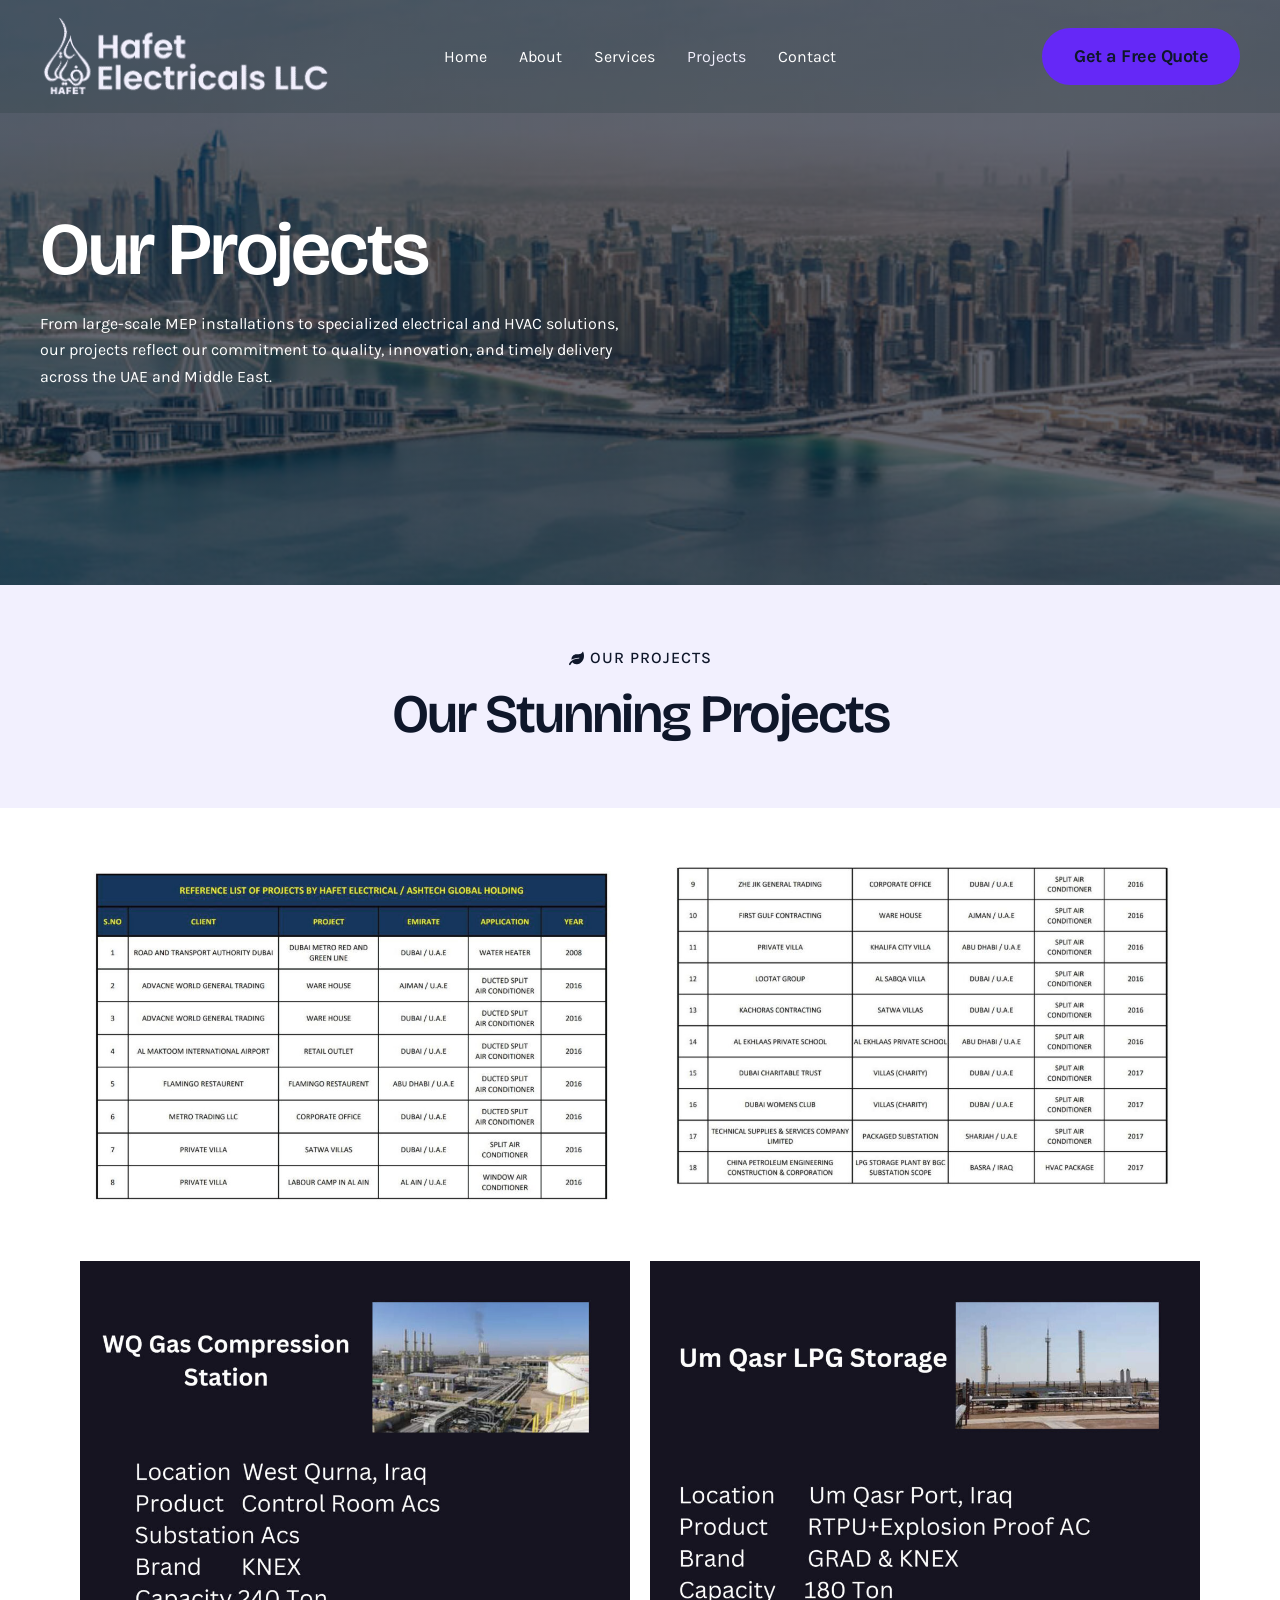
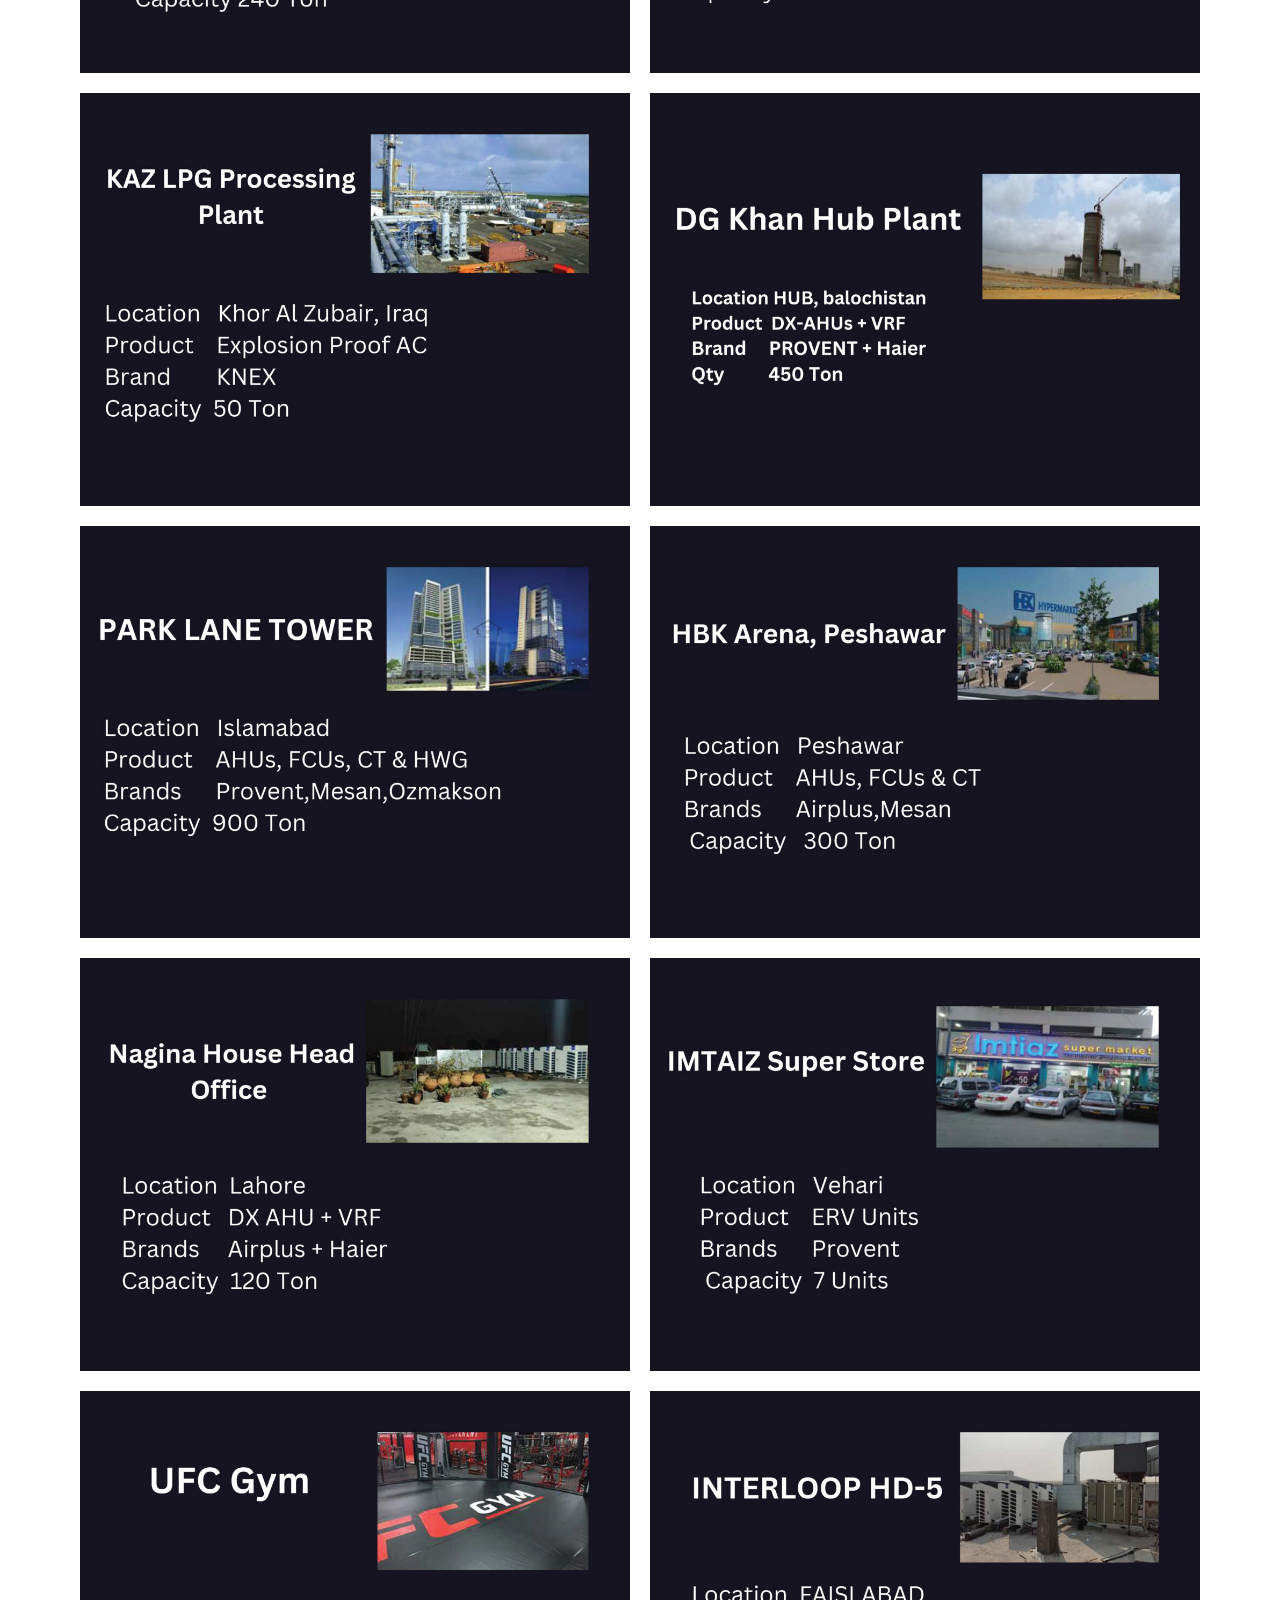
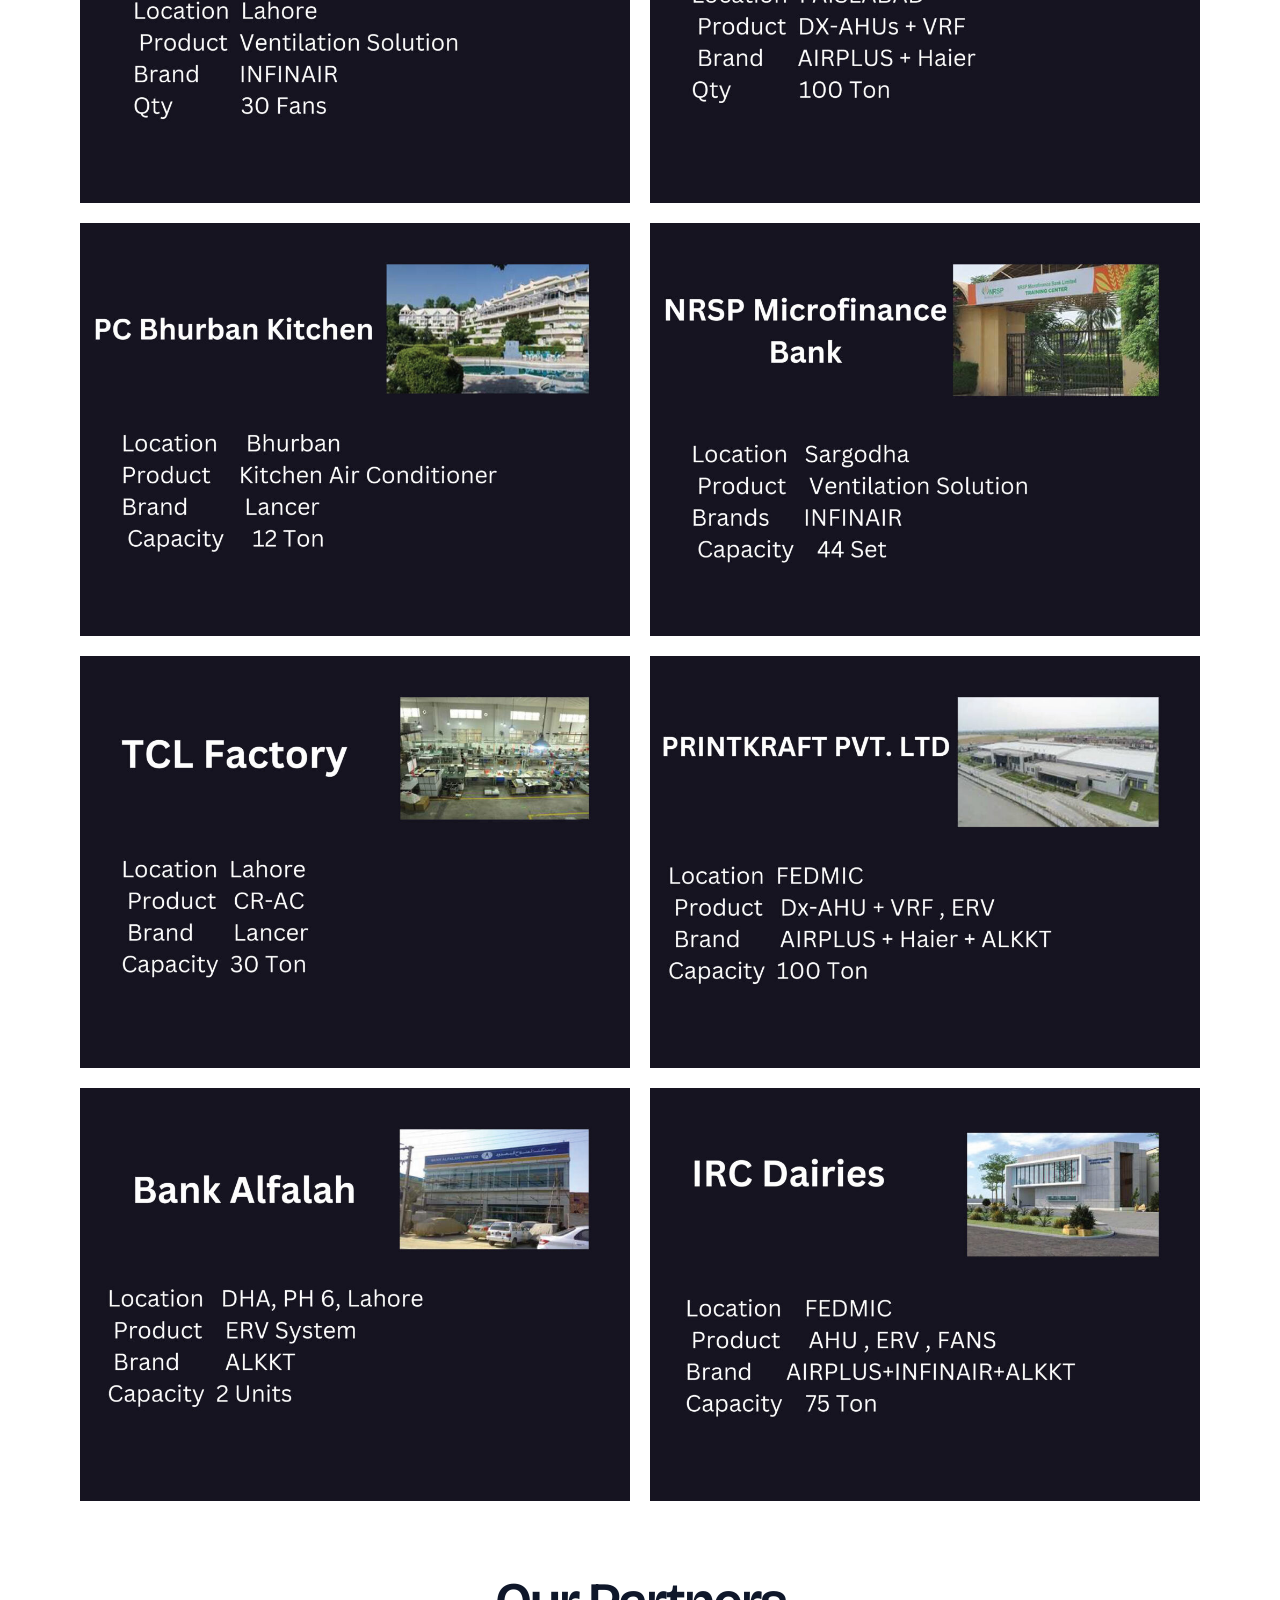
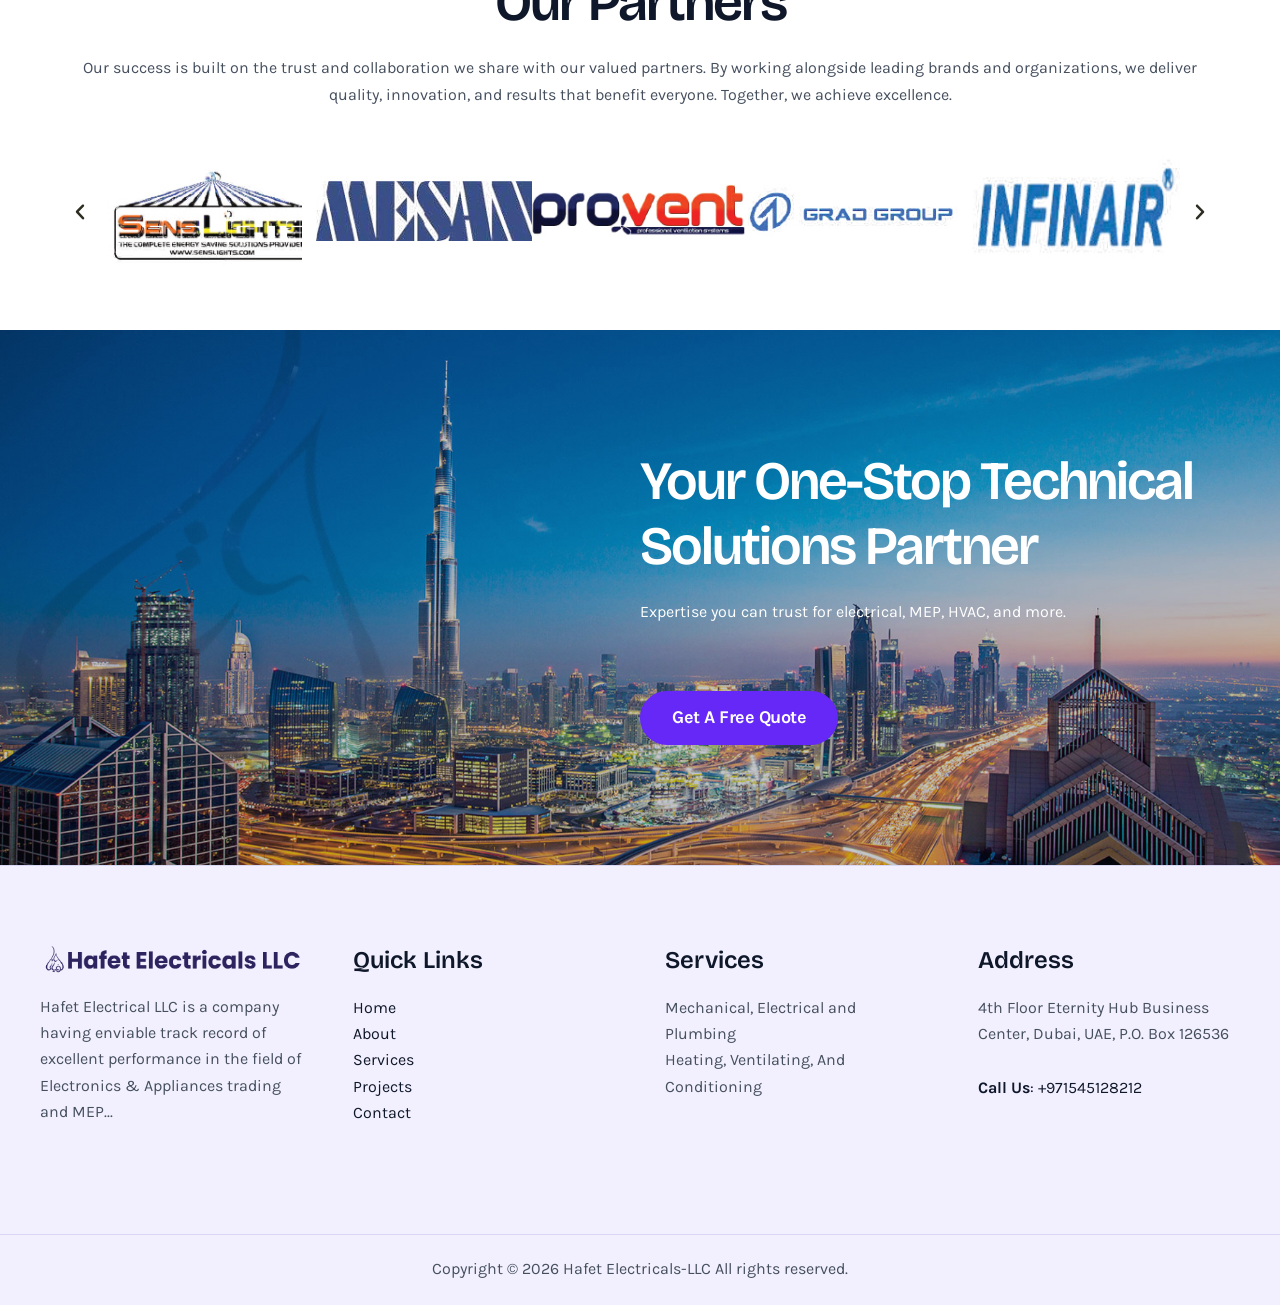
<file: static-site/projects/index.html>
<!DOCTYPE html>
<html lang="en-US">
<head>
<meta charset="UTF-8">
<meta name="viewport" content="width=device-width, initial-scale=1">
	<link rel="profile" href="https://gmpg.org/xfn/11"> 
	<title>Projects &#8211; Hafet Electricals-LLC</title>
<meta name='robots' content='max-image-preview:large' />
<link rel='dns-prefetch' href='//fonts.googleapis.com' />
<link href='https://fonts.googleapis.com' rel='preconnect' />
<link href='https://fonts.gstatic.com' crossorigin='anonymous' rel='preconnect' />
<link rel="alternate" type="application/rss+xml" title="Hafet Electricals-LLC &raquo; Feed" href="../index.htmlfeed/" />
<link rel="alternate" type="application/rss+xml" title="Hafet Electricals-LLC &raquo; Comments Feed" href="../index.htmlcomments/feed/" />
<link rel="alternate" title="oEmbed (JSON)" type="application/json+oembed" href="../index.htmlwp-json/oembed/1.0/embed?url=https%3A%2F%2Fhafetelectrical.com%2Fprojects%2F" />
<link rel="alternate" title="oEmbed (XML)" type="text/xml+oembed" href="../index.htmlwp-json/oembed/1.0/embed?url=https%3A%2F%2Fhafetelectrical.com%2Fprojects%2F&#038;format=xml" />
<style id="wp-img-auto-sizes-contain-inline-css">
img:is([sizes=auto i],[sizes^="auto," i]){contain-intrinsic-size:3000px 1500px}
/*# sourceURL=wp-img-auto-sizes-contain-inline-css */
</style>
<link rel='stylesheet' id='astra-theme-css-css' href='../wp-content/themes/astra/assets/css/minified/main.min.css?ver=4.12.6' media='all' />
<style id="astra-theme-css-inline-css">
:root{--ast-post-nav-space:0;--ast-container-default-xlg-padding:2.5em;--ast-container-default-lg-padding:2.5em;--ast-container-default-slg-padding:2em;--ast-container-default-md-padding:2.5em;--ast-container-default-sm-padding:2.5em;--ast-container-default-xs-padding:2.4em;--ast-container-default-xxs-padding:1.8em;--ast-code-block-background:#ECEFF3;--ast-comment-inputs-background:#F9FAFB;--ast-normal-container-width:1200px;--ast-narrow-container-width:750px;--ast-blog-title-font-weight:600;--ast-blog-meta-weight:600;--ast-global-color-primary:var(--ast-global-color-5);--ast-global-color-secondary:var(--ast-global-color-4);--ast-global-color-alternate-background:var(--ast-global-color-7);--ast-global-color-subtle-background:var(--ast-global-color-6);--ast-bg-style-guide:var( --ast-global-color-secondary,--ast-global-color-5 );--ast-shadow-style-guide:0px 0px 4px 0 #00000057;--ast-global-dark-bg-style:#fff;--ast-global-dark-lfs:#fbfbfb;--ast-widget-bg-color:#fafafa;--ast-wc-container-head-bg-color:#fbfbfb;--ast-title-layout-bg:#eeeeee;--ast-search-border-color:#e7e7e7;--ast-lifter-hover-bg:#e6e6e6;--ast-gallery-block-color:#000;--srfm-color-input-label:var(--ast-global-color-2);}html{font-size:100%;}a{color:var(--ast-global-color-0);}a:hover,a:focus{color:var(--ast-global-color-1);}body,button,input,select,textarea,.ast-button,.ast-custom-button{font-family:'Karla',sans-serif;font-weight:400;font-size:16px;font-size:1rem;line-height:var(--ast-body-line-height,1.65);}blockquote{color:var(--ast-global-color-3);}h1,h2,h3,h4,h5,h6,.entry-content :where(h1,h2,h3,h4,h5,h6),.site-title,.site-title a{font-family:'Bricolage Grotesque',sans-serif;font-weight:600;}.ast-site-identity .site-title a{color:var(--ast-global-color-2);}.site-title{font-size:26px;font-size:1.625rem;display:none;}.site-header .site-description{font-size:15px;font-size:0.9375rem;display:none;}.entry-title{font-size:20px;font-size:1.25rem;}.ast-blog-single-element.ast-taxonomy-container a{font-size:14px;font-size:0.875rem;}.ast-blog-meta-container{font-size:13px;font-size:0.8125rem;}.archive .ast-article-post .ast-article-inner,.blog .ast-article-post .ast-article-inner,.archive .ast-article-post .ast-article-inner:hover,.blog .ast-article-post .ast-article-inner:hover{border-top-left-radius:6px;border-top-right-radius:6px;border-bottom-right-radius:6px;border-bottom-left-radius:6px;overflow:hidden;}h1,.entry-content :where(h1){font-size:74px;font-size:4.625rem;font-weight:600;font-family:'Bricolage Grotesque',sans-serif;line-height:1.1em;letter-spacing:-2px;}h2,.entry-content :where(h2){font-size:54px;font-size:3.375rem;font-weight:600;font-family:'Bricolage Grotesque',sans-serif;line-height:1.2em;letter-spacing:-2px;}h3,.entry-content :where(h3){font-size:42px;font-size:2.625rem;font-weight:600;font-family:'Bricolage Grotesque',sans-serif;line-height:1.3em;}h4,.entry-content :where(h4){font-size:32px;font-size:2rem;line-height:1.2em;font-weight:600;font-family:'Bricolage Grotesque',sans-serif;}h5,.entry-content :where(h5){font-size:24px;font-size:1.5rem;line-height:1.2em;font-weight:600;font-family:'Bricolage Grotesque',sans-serif;}h6,.entry-content :where(h6){font-size:18px;font-size:1.125rem;line-height:1.25em;font-weight:600;font-family:'Bricolage Grotesque',sans-serif;}::selection{background-color:var(--ast-global-color-0);color:#ffffff;}body,h1,h2,h3,h4,h5,h6,.entry-title a,.entry-content :where(h1,h2,h3,h4,h5,h6){color:var(--ast-global-color-3);}.tagcloud a:hover,.tagcloud a:focus,.tagcloud a.current-item{color:#ffffff;border-color:var(--ast-global-color-0);background-color:var(--ast-global-color-0);}input:focus,input[type="text"]:focus,input[type="email"]:focus,input[type="url"]:focus,input[type="password"]:focus,input[type="reset"]:focus,input[type="search"]:focus,textarea:focus{border-color:var(--ast-global-color-0);}input[type="radio"]:checked,input[type=reset],input[type="checkbox"]:checked,input[type="checkbox"]:hover:checked,input[type="checkbox"]:focus:checked,input[type=range]::-webkit-slider-thumb{border-color:var(--ast-global-color-0);background-color:var(--ast-global-color-0);box-shadow:none;}.site-footer a:hover + .post-count,.site-footer a:focus + .post-count{background:var(--ast-global-color-0);border-color:var(--ast-global-color-0);}.single .nav-links .nav-previous,.single .nav-links .nav-next{color:var(--ast-global-color-0);}.entry-meta,.entry-meta *{line-height:1.45;color:var(--ast-global-color-0);font-weight:600;}.entry-meta a:not(.ast-button):hover,.entry-meta a:not(.ast-button):hover *,.entry-meta a:not(.ast-button):focus,.entry-meta a:not(.ast-button):focus *,.page-links > .page-link,.page-links .page-link:hover,.post-navigation a:hover{color:var(--ast-global-color-1);}#cat option,.secondary .calendar_wrap thead a,.secondary .calendar_wrap thead a:visited{color:var(--ast-global-color-0);}.secondary .calendar_wrap #today,.ast-progress-val span{background:var(--ast-global-color-0);}.secondary a:hover + .post-count,.secondary a:focus + .post-count{background:var(--ast-global-color-0);border-color:var(--ast-global-color-0);}.calendar_wrap #today > a{color:#ffffff;}.page-links .page-link,.single .post-navigation a{color:var(--ast-global-color-3);}.ast-search-menu-icon .search-form button.search-submit{padding:0 4px;}.ast-search-menu-icon form.search-form{padding-right:0;}.ast-header-search .ast-search-menu-icon.ast-dropdown-active .search-form,.ast-header-search .ast-search-menu-icon.ast-dropdown-active .search-field:focus{transition:all 0.2s;}.search-form input.search-field:focus{outline:none;}.ast-mobile-header-content .ast-builder-layout-element:not(.ast-builder-menu):not(.ast-header-divider-element),.ast-mobile-popup-content .ast-builder-layout-element:not(.ast-builder-menu):not(.ast-header-divider-element){padding:15px 20px;}.ast-search-menu-icon .search-form button.search-submit:focus,.ast-theme-transparent-header .ast-header-search .ast-dropdown-active .ast-icon,.ast-theme-transparent-header .ast-inline-search .search-field:focus .ast-icon{color:var(--ast-global-color-1);}.ast-desktop .ast-header-search .slide-search .search-form{border:2px solid var(--ast-global-color-0);}.ast-header-search .slide-search .search-field{background-color:(--ast-global-dark-bg-style);}.ast-archive-title{color:var(--ast-global-color-2);}.widget-title{font-size:22px;font-size:1.375rem;color:var(--ast-global-color-2);}.ast-single-post .entry-content a,.ast-comment-content a:not(.ast-comment-edit-reply-wrap a){text-decoration:underline;}.ast-single-post .elementor-widget-button .elementor-button,.ast-single-post .entry-content .uagb-tab a,.ast-single-post .entry-content .uagb-ifb-cta a,.ast-single-post .entry-content .uabb-module-content a,.ast-single-post .entry-content .uagb-post-grid a,.ast-single-post .entry-content .uagb-timeline a,.ast-single-post .entry-content .uagb-toc__wrap a,.ast-single-post .entry-content .uagb-taxomony-box a,.entry-content .wp-block-latest-posts > li > a,.ast-single-post .entry-content .wp-block-file__button,a.ast-post-filter-single,.ast-single-post .ast-comment-content .comment-reply-link,.ast-single-post .ast-comment-content .comment-edit-link{text-decoration:none;}.ast-search-menu-icon.slide-search a:focus-visible:focus-visible,.astra-search-icon:focus-visible,#close:focus-visible,a:focus-visible,.ast-menu-toggle:focus-visible,.site .skip-link:focus-visible,.wp-block-loginout input:focus-visible,.wp-block-search.wp-block-search__button-inside .wp-block-search__inside-wrapper,.ast-header-navigation-arrow:focus-visible,.ast-orders-table__row .ast-orders-table__cell:focus-visible,a#ast-apply-coupon:focus-visible,#ast-apply-coupon:focus-visible,#close:focus-visible,.button.search-submit:focus-visible,#search_submit:focus,.normal-search:focus-visible,.ast-header-account-wrap:focus-visible,.astra-cart-drawer-close:focus,.ast-single-variation:focus,.ast-button:focus,.ast-builder-button-wrap:has(.ast-custom-button-link:focus),.ast-builder-button-wrap .ast-custom-button-link:focus{outline-style:dotted;outline-color:inherit;outline-width:thin;}input:focus,input[type="text"]:focus,input[type="email"]:focus,input[type="url"]:focus,input[type="password"]:focus,input[type="reset"]:focus,input[type="search"]:focus,input[type="number"]:focus,textarea:focus,.wp-block-search__input:focus,[data-section="section-header-mobile-trigger"] .ast-button-wrap .ast-mobile-menu-trigger-minimal:focus,.ast-mobile-popup-drawer.active .menu-toggle-close:focus,#ast-scroll-top:focus,#coupon_code:focus,#ast-coupon-code:focus{border-style:dotted;border-color:inherit;border-width:thin;}input{outline:none;}.ast-logo-title-inline .site-logo-img{padding-right:1em;}.site-logo-img img{ transition:all 0.2s linear;}.site-logo-img .transparent-custom-logo img,.ast-theme-transparent-header .site-logo-img img{filter:url(#ast-img-color-filter-2);}body .ast-oembed-container *{position:absolute;top:0;width:100%;height:100%;left:0;}body .wp-block-embed-pocket-casts .ast-oembed-container *{position:unset;}.ast-single-post-featured-section + article {margin-top: 2em;}.site-content .ast-single-post-featured-section img {width: 100%;overflow: hidden;object-fit: cover;}.ast-separate-container .site-content .ast-single-post-featured-section + article {margin-top: -80px;z-index: 9;position: relative;border-radius: 4px;}@media (min-width: 922px) {.ast-no-sidebar .site-content .ast-article-image-container--wide {margin-left: -120px;margin-right: -120px;max-width: unset;width: unset;}.ast-left-sidebar .site-content .ast-article-image-container--wide,.ast-right-sidebar .site-content .ast-article-image-container--wide {margin-left: -10px;margin-right: -10px;}.site-content .ast-article-image-container--full {margin-left: calc( -50vw + 50%);margin-right: calc( -50vw + 50%);max-width: 100vw;width: 100vw;}.ast-left-sidebar .site-content .ast-article-image-container--full,.ast-right-sidebar .site-content .ast-article-image-container--full {margin-left: -10px;margin-right: -10px;max-width: inherit;width: auto;}}.site > .ast-single-related-posts-container {margin-top: 0;}@media (min-width: 922px) {.ast-desktop .ast-container--narrow {max-width: var(--ast-narrow-container-width);margin: 0 auto;}}.ast-page-builder-template .hentry {margin: 0;}.ast-page-builder-template .site-content > .ast-container {max-width: 100%;padding: 0;}.ast-page-builder-template .site .site-content #primary {padding: 0;margin: 0;}.ast-page-builder-template .no-results {text-align: center;margin: 4em auto;}.ast-page-builder-template .ast-pagination {padding: 2em;}.ast-page-builder-template .entry-header.ast-no-title.ast-no-thumbnail {margin-top: 0;}.ast-page-builder-template .entry-header.ast-header-without-markup {margin-top: 0;margin-bottom: 0;}.ast-page-builder-template .entry-header.ast-no-title.ast-no-meta {margin-bottom: 0;}.ast-page-builder-template.single .post-navigation {padding-bottom: 2em;}.ast-page-builder-template.single-post .site-content > .ast-container {max-width: 100%;}.ast-page-builder-template .entry-header {margin-top: 2em;margin-left: auto;margin-right: auto;}.ast-page-builder-template .ast-archive-description {margin: 2em auto 0;padding-left: 20px;padding-right: 20px;}.ast-page-builder-template .ast-row {margin-left: 0;margin-right: 0;}.single.ast-page-builder-template .entry-header + .entry-content,.single.ast-page-builder-template .ast-single-entry-banner + .site-content article .entry-content {margin-bottom: 2em;}@media(min-width: 921px) {.ast-page-builder-template.archive.ast-right-sidebar .ast-row article,.ast-page-builder-template.archive.ast-left-sidebar .ast-row article {padding-left: 0;padding-right: 0;}}input[type="text"],input[type="number"],input[type="email"],input[type="url"],input[type="password"],input[type="search"],input[type=reset],input[type=tel],input[type=date],select,textarea{font-size:16px;font-style:normal;font-weight:400;line-height:24px;width:100%;padding:12px 16px;border-radius:4px;box-shadow:0px 1px 2px 0px rgba(0,0,0,0.05);color:var(--ast-form-input-text,#475569);}input[type="text"],input[type="number"],input[type="email"],input[type="url"],input[type="password"],input[type="search"],input[type=reset],input[type=tel],input[type=date],select{height:40px;}input[type="date"]{border-width:1px;border-style:solid;border-color:var(--ast-border-color);background:var( --ast-global-color-secondary,--ast-global-color-5 );}input[type="text"]:focus,input[type="number"]:focus,input[type="email"]:focus,input[type="url"]:focus,input[type="password"]:focus,input[type="search"]:focus,input[type=reset]:focus,input[type="tel"]:focus,input[type="date"]:focus,select:focus,textarea:focus{border-color:#046BD2;box-shadow:none;outline:none;color:var(--ast-form-input-focus-text,#475569);}label,legend{color:var(--ast-global-color-2,#111827 );font-size:14px;font-style:normal;font-weight:500;line-height:20px;}select{padding:6px 10px;}fieldset{padding:30px;border-radius:4px;}button,.ast-button,.button,input[type="button"],input[type="reset"],input[type="submit"]{border-radius:4px;box-shadow:0px 1px 2px 0px rgba(0,0,0,0.05);}:root{--ast-comment-inputs-background:#FFF;}::placeholder{color:var(--ast-form-field-color,#9CA3AF);}::-ms-input-placeholder{color:var(--ast-form-field-color,#9CA3AF);}@media (max-width:921.9px){#ast-desktop-header{display:none;}}@media (min-width:922px){#ast-mobile-header{display:none;}}.wp-block-buttons.aligncenter{justify-content:center;}@media (max-width:921px){.ast-theme-transparent-header #primary,.ast-theme-transparent-header #secondary{padding:0;}}@media (max-width:921px){.ast-plain-container.ast-no-sidebar #primary{padding:0;}}.ast-plain-container.ast-no-sidebar #primary{margin-top:0;margin-bottom:0;}.wp-block-button.is-style-outline .wp-block-button__link{border-color:var(--ast-global-color-0);border-top-width:2px;border-right-width:2px;border-bottom-width:2px;border-left-width:2px;}div.wp-block-button.is-style-outline > .wp-block-button__link:not(.has-text-color),div.wp-block-button.wp-block-button__link.is-style-outline:not(.has-text-color){color:var(--ast-global-color-0);}.wp-block-button.is-style-outline .wp-block-button__link:hover,.wp-block-buttons .wp-block-button.is-style-outline .wp-block-button__link:focus,.wp-block-buttons .wp-block-button.is-style-outline > .wp-block-button__link:not(.has-text-color):hover,.wp-block-buttons .wp-block-button.wp-block-button__link.is-style-outline:not(.has-text-color):hover{color:var(--ast-global-color-2);background-color:var(--ast-global-color-1);border-color:var(--ast-global-color-1);}.post-page-numbers.current .page-link,.ast-pagination .page-numbers.current{color:#ffffff;border-color:var(--ast-global-color-0);background-color:var(--ast-global-color-0);}.wp-block-button.is-style-outline .wp-block-button__link{border-top-width:2px;border-right-width:2px;border-bottom-width:2px;border-left-width:2px;}.wp-block-buttons .wp-block-button.is-style-outline .wp-block-button__link.wp-element-button,.ast-outline-button,.wp-block-uagb-buttons-child .uagb-buttons-repeater.ast-outline-button{border-color:var(--ast-global-color-0);border-top-width:2px;border-right-width:2px;border-bottom-width:2px;border-left-width:2px;font-family:inherit;font-weight:500;font-size:16px;font-size:1rem;line-height:1em;padding-top:13px;padding-right:30px;padding-bottom:13px;padding-left:30px;}.wp-block-buttons .wp-block-button.is-style-outline > .wp-block-button__link:not(.has-text-color),.wp-block-buttons .wp-block-button.wp-block-button__link.is-style-outline:not(.has-text-color),.ast-outline-button{color:var(--ast-global-color-0);}.wp-block-button.is-style-outline .wp-block-button__link:hover,.wp-block-buttons .wp-block-button.is-style-outline .wp-block-button__link:focus,.wp-block-buttons .wp-block-button.is-style-outline > .wp-block-button__link:not(.has-text-color):hover,.wp-block-buttons .wp-block-button.wp-block-button__link.is-style-outline:not(.has-text-color):hover,.ast-outline-button:hover,.ast-outline-button:focus,.wp-block-uagb-buttons-child .uagb-buttons-repeater.ast-outline-button:hover,.wp-block-uagb-buttons-child .uagb-buttons-repeater.ast-outline-button:focus{color:var(--ast-global-color-2);background-color:var(--ast-global-color-1);border-color:var(--ast-global-color-1);}.ast-single-post .entry-content a.ast-outline-button,.ast-single-post .entry-content .is-style-outline>.wp-block-button__link{text-decoration:none;}.wp-block-button .wp-block-button__link.wp-element-button.is-style-outline:not(.has-background),.wp-block-button.is-style-outline>.wp-block-button__link.wp-element-button:not(.has-background),.ast-outline-button{background-color:transparent;}.uagb-buttons-repeater.ast-outline-button{border-radius:9999px;}@media (max-width:921px){.wp-block-buttons .wp-block-button.is-style-outline .wp-block-button__link.wp-element-button,.ast-outline-button,.wp-block-uagb-buttons-child .uagb-buttons-repeater.ast-outline-button{padding-top:12px;padding-right:28px;padding-bottom:12px;padding-left:28px;}}@media (max-width:544px){.wp-block-buttons .wp-block-button.is-style-outline .wp-block-button__link.wp-element-button,.ast-outline-button,.wp-block-uagb-buttons-child .uagb-buttons-repeater.ast-outline-button{padding-top:10px;padding-right:24px;padding-bottom:10px;padding-left:24px;}}.entry-content[data-ast-blocks-layout] > figure{margin-bottom:1em;}h1.widget-title{font-weight:600;}h2.widget-title{font-weight:600;}h3.widget-title{font-weight:600;}#page{display:flex;flex-direction:column;min-height:100vh;}.ast-404-layout-1 h1.page-title{color:var(--ast-global-color-2);}.single .post-navigation a{line-height:1em;height:inherit;}.error-404 .page-sub-title{font-size:1.5rem;font-weight:inherit;}.search .site-content .content-area .search-form{margin-bottom:0;}#page .site-content{flex-grow:1;}.widget{margin-bottom:1.25em;}#secondary li{line-height:1.5em;}#secondary .wp-block-group h2{margin-bottom:0.7em;}#secondary h2{font-size:1.7rem;}.ast-separate-container .ast-article-post,.ast-separate-container .ast-article-single,.ast-separate-container .comment-respond{padding:3em;}.ast-separate-container .ast-article-single .ast-article-single{padding:0;}.ast-article-single .wp-block-post-template-is-layout-grid{padding-left:0;}.ast-separate-container .comments-title,.ast-narrow-container .comments-title{padding:1.5em 2em;}.ast-page-builder-template .comment-form-textarea,.ast-comment-formwrap .ast-grid-common-col{padding:0;}.ast-comment-formwrap{padding:0;display:inline-flex;column-gap:20px;width:100%;margin-left:0;margin-right:0;}.comments-area textarea#comment:focus,.comments-area textarea#comment:active,.comments-area .ast-comment-formwrap input[type="text"]:focus,.comments-area .ast-comment-formwrap input[type="text"]:active {box-shadow:none;outline:none;}.archive.ast-page-builder-template .entry-header{margin-top:2em;}.ast-page-builder-template .ast-comment-formwrap{width:100%;}.entry-title{margin-bottom:0.6em;}.ast-archive-description p{font-size:inherit;font-weight:inherit;line-height:inherit;}.ast-separate-container .ast-comment-list li.depth-1,.hentry{margin-bottom:1.5em;}.site-content section.ast-archive-description{margin-bottom:2em;}@media (min-width:921px){.ast-left-sidebar.ast-page-builder-template #secondary,.archive.ast-right-sidebar.ast-page-builder-template .site-main{padding-left:20px;padding-right:20px;}}@media (max-width:544px){.ast-comment-formwrap.ast-row{column-gap:10px;display:inline-block;}#ast-commentform .ast-grid-common-col{position:relative;width:100%;}}@media (min-width:1201px){.ast-separate-container .ast-article-post,.ast-separate-container .ast-article-single,.ast-separate-container .ast-author-box,.ast-separate-container .ast-404-layout-1,.ast-separate-container .no-results{padding:3em;}}@media (max-width:921px){.ast-left-sidebar #content > .ast-container{display:flex;flex-direction:column-reverse;width:100%;}}@media (min-width:922px){.ast-separate-container.ast-right-sidebar #primary,.ast-separate-container.ast-left-sidebar #primary{border:0;}.search-no-results.ast-separate-container #primary{margin-bottom:4em;}}.elementor-widget-button .elementor-button{border-style:solid;text-decoration:none;border-top-width:2px;border-right-width:2px;border-left-width:2px;border-bottom-width:2px;}.elementor-button.elementor-size-sm,.elementor-button.elementor-size-xs,.elementor-button.elementor-size-md,.elementor-button.elementor-size-lg,.elementor-button.elementor-size-xl,.elementor-button{border-top-left-radius:50px;border-top-right-radius:50px;border-bottom-right-radius:50px;border-bottom-left-radius:50px;padding-top:13px;padding-right:30px;padding-bottom:13px;padding-left:30px;}@media (max-width:921px){.elementor-widget-button .elementor-button.elementor-size-sm,.elementor-widget-button .elementor-button.elementor-size-xs,.elementor-widget-button .elementor-button.elementor-size-md,.elementor-widget-button .elementor-button.elementor-size-lg,.elementor-widget-button .elementor-button.elementor-size-xl,.elementor-widget-button .elementor-button{padding-top:14px;padding-right:28px;padding-bottom:14px;padding-left:28px;}}@media (max-width:544px){.elementor-widget-button .elementor-button.elementor-size-sm,.elementor-widget-button .elementor-button.elementor-size-xs,.elementor-widget-button .elementor-button.elementor-size-md,.elementor-widget-button .elementor-button.elementor-size-lg,.elementor-widget-button .elementor-button.elementor-size-xl,.elementor-widget-button .elementor-button{padding-top:12px;padding-right:24px;padding-bottom:12px;padding-left:24px;}}.elementor-widget-button .elementor-button{border-color:var(--ast-global-color-0);background-color:var(--ast-global-color-0);}.elementor-widget-button .elementor-button:hover,.elementor-widget-button .elementor-button:focus{color:var(--ast-global-color-2);background-color:var(--ast-global-color-1);border-color:var(--ast-global-color-1);}.wp-block-button .wp-block-button__link ,.elementor-widget-button .elementor-button,.elementor-widget-button .elementor-button:visited{color:var(--ast-global-color-2);}.elementor-widget-button .elementor-button{font-family:'Karla',sans-serif;font-weight:700;font-size:18px;font-size:1.125rem;line-height:1.3em;letter-spacing:-0.5px;}body .elementor-button.elementor-size-sm,body .elementor-button.elementor-size-xs,body .elementor-button.elementor-size-md,body .elementor-button.elementor-size-lg,body .elementor-button.elementor-size-xl,body .elementor-button{font-size:18px;font-size:1.125rem;}.wp-block-button .wp-block-button__link:hover,.wp-block-button .wp-block-button__link:focus{color:var(--ast-global-color-2);background-color:var(--ast-global-color-1);border-color:var(--ast-global-color-1);}.elementor-widget-heading h1.elementor-heading-title{line-height:1.1em;}.elementor-widget-heading h2.elementor-heading-title{line-height:1.2em;}.elementor-widget-heading h3.elementor-heading-title{line-height:1.3em;}.elementor-widget-heading h4.elementor-heading-title{line-height:1.2em;}.elementor-widget-heading h5.elementor-heading-title{line-height:1.2em;}.elementor-widget-heading h6.elementor-heading-title{line-height:1.25em;}.wp-block-button .wp-block-button__link,.wp-block-search .wp-block-search__button,body .wp-block-file .wp-block-file__button{border-style:solid;border-top-width:2px;border-right-width:2px;border-left-width:2px;border-bottom-width:2px;border-color:var(--ast-global-color-0);background-color:var(--ast-global-color-0);color:var(--ast-global-color-2);font-family:'Karla',sans-serif;font-weight:700;line-height:1.3em;letter-spacing:-0.5px;font-size:18px;font-size:1.125rem;border-top-left-radius:50px;border-top-right-radius:50px;border-bottom-right-radius:50px;border-bottom-left-radius:50px;padding-top:13px;padding-right:30px;padding-bottom:13px;padding-left:30px;}.ast-single-post .entry-content .wp-block-button .wp-block-button__link,.ast-single-post .entry-content .wp-block-search .wp-block-search__button,body .entry-content .wp-block-file .wp-block-file__button{text-decoration:none;}@media (max-width:921px){.wp-block-button .wp-block-button__link,.wp-block-search .wp-block-search__button,body .wp-block-file .wp-block-file__button{padding-top:14px;padding-right:28px;padding-bottom:14px;padding-left:28px;}}@media (max-width:544px){.wp-block-button .wp-block-button__link,.wp-block-search .wp-block-search__button,body .wp-block-file .wp-block-file__button{padding-top:12px;padding-right:24px;padding-bottom:12px;padding-left:24px;}}.menu-toggle,button,.ast-button,.ast-custom-button,.button,input#submit,input[type="button"],input[type="submit"],input[type="reset"],#comments .submit,.search .search-submit,form[CLASS*="wp-block-search__"].wp-block-search .wp-block-search__inside-wrapper .wp-block-search__button,body .wp-block-file .wp-block-file__button,.search .search-submit{border-style:solid;border-top-width:2px;border-right-width:2px;border-left-width:2px;border-bottom-width:2px;color:var(--ast-global-color-2);border-color:var(--ast-global-color-0);background-color:var(--ast-global-color-0);padding-top:13px;padding-right:30px;padding-bottom:13px;padding-left:30px;font-family:'Karla',sans-serif;font-weight:700;font-size:18px;font-size:1.125rem;line-height:1.3em;letter-spacing:-0.5px;border-top-left-radius:50px;border-top-right-radius:50px;border-bottom-right-radius:50px;border-bottom-left-radius:50px;}button:focus,.menu-toggle:hover,button:hover,.ast-button:hover,.ast-custom-button:hover .button:hover,.ast-custom-button:hover ,input[type=reset]:hover,input[type=reset]:focus,input#submit:hover,input#submit:focus,input[type="button"]:hover,input[type="button"]:focus,input[type="submit"]:hover,input[type="submit"]:focus,form[CLASS*="wp-block-search__"].wp-block-search .wp-block-search__inside-wrapper .wp-block-search__button:hover,form[CLASS*="wp-block-search__"].wp-block-search .wp-block-search__inside-wrapper .wp-block-search__button:focus,body .wp-block-file .wp-block-file__button:hover,body .wp-block-file .wp-block-file__button:focus{color:var(--ast-global-color-2);background-color:var(--ast-global-color-1);border-color:var(--ast-global-color-1);}form[CLASS*="wp-block-search__"].wp-block-search .wp-block-search__inside-wrapper .wp-block-search__button.has-icon{padding-top:calc(13px - 3px);padding-right:calc(30px - 3px);padding-bottom:calc(13px - 3px);padding-left:calc(30px - 3px);}@media (max-width:921px){.menu-toggle,button,.ast-button,.ast-custom-button,.button,input#submit,input[type="button"],input[type="submit"],input[type="reset"],#comments .submit,.search .search-submit,form[CLASS*="wp-block-search__"].wp-block-search .wp-block-search__inside-wrapper .wp-block-search__button,body .wp-block-file .wp-block-file__button,.search .search-submit{padding-top:14px;padding-right:28px;padding-bottom:14px;padding-left:28px;}}@media (max-width:544px){.menu-toggle,button,.ast-button,.ast-custom-button,.button,input#submit,input[type="button"],input[type="submit"],input[type="reset"],#comments .submit,.search .search-submit,form[CLASS*="wp-block-search__"].wp-block-search .wp-block-search__inside-wrapper .wp-block-search__button,body .wp-block-file .wp-block-file__button,.search .search-submit{padding-top:12px;padding-right:24px;padding-bottom:12px;padding-left:24px;}}@media (max-width:921px){.ast-mobile-header-stack .main-header-bar .ast-search-menu-icon{display:inline-block;}.ast-header-break-point.ast-header-custom-item-outside .ast-mobile-header-stack .main-header-bar .ast-search-icon{margin:0;}.ast-comment-avatar-wrap img{max-width:2.5em;}.ast-comment-meta{padding:0 1.8888em 1.3333em;}}@media (min-width:544px){.ast-container{max-width:100%;}}@media (max-width:544px){.ast-separate-container .ast-article-post,.ast-separate-container .ast-article-single,.ast-separate-container .comments-title,.ast-separate-container .ast-archive-description{padding:1.5em 1em;}.ast-separate-container #content .ast-container{padding-left:0.54em;padding-right:0.54em;}.ast-separate-container .ast-comment-list .bypostauthor{padding:.5em;}.ast-search-menu-icon.ast-dropdown-active .search-field{width:170px;}} #ast-mobile-header .ast-site-header-cart-li a{pointer-events:none;}.ast-separate-container{background-color:var(--ast-global-color-4);background-image:none;}@media (max-width:921px){.site-title{display:none;}.site-header .site-description{display:none;}h1,.entry-content :where(h1){font-size:48px;font-size:3rem;}h2,.entry-content :where(h2){font-size:32px;font-size:2rem;}h3,.entry-content :where(h3){font-size:26px;font-size:1.625rem;}h4,.entry-content :where(h4){font-size:22px;font-size:1.375rem;}h5,.entry-content :where(h5){font-size:20px;font-size:1.25rem;}h6,.entry-content :where(h6){font-size:16px;font-size:1rem;}}@media (max-width:544px){.site-title{display:none;}.site-header .site-description{display:none;}h1,.entry-content :where(h1){font-size:36px;font-size:2.25rem;}h2,.entry-content :where(h2){font-size:28px;font-size:1.75rem;}h3,.entry-content :where(h3){font-size:22px;font-size:1.375rem;}h4,.entry-content :where(h4){font-size:20px;font-size:1.25rem;}h5,.entry-content :where(h5){font-size:18px;font-size:1.125rem;}h6,.entry-content :where(h6){font-size:16px;font-size:1rem;}header .custom-logo-link img,.ast-header-break-point .site-branding img,.ast-header-break-point .custom-logo-link img{max-width:120px;width:120px;}.astra-logo-svg{width:120px;}.ast-header-break-point .site-logo-img .custom-mobile-logo-link img{max-width:120px;}}@media (max-width:921px){html{font-size:91.2%;}}@media (max-width:544px){html{font-size:91.2%;}}@media (min-width:922px){.ast-container{max-width:1240px;}}@media (min-width:922px){.site-content .ast-container{display:flex;}}@media (max-width:921px){.site-content .ast-container{flex-direction:column;}}.entry-content :where(h1,h2,h3,h4,h5,h6){clear:none;}@media (min-width:922px){.main-header-menu .sub-menu .menu-item.ast-left-align-sub-menu:hover > .sub-menu,.main-header-menu .sub-menu .menu-item.ast-left-align-sub-menu.focus > .sub-menu{margin-left:-0px;}}.ast-theme-transparent-header [CLASS*="ast-header-button-"] .ast-custom-button{color:var(--ast-global-color-2);background:var(--ast-global-color-0);}.ast-theme-transparent-header [CLASS*="ast-header-button-"] .ast-custom-button:hover{color:var(--ast-global-color-2);background:var(--ast-global-color-1);}.ast-theme-transparent-header [data-section="section-header-mobile-trigger"] .ast-button-wrap .ast-mobile-menu-trigger-outline{background:transparent;}.entry-content li > p{margin-bottom:0;}.site .comments-area{padding-bottom:2em;margin-top:2em;}.wp-block-file {display: flex;align-items: center;flex-wrap: wrap;justify-content: space-between;}.wp-block-pullquote {border: none;}.wp-block-pullquote blockquote::before {content: "\201D";font-family: "Helvetica",sans-serif;display: flex;transform: rotate( 180deg );font-size: 6rem;font-style: normal;line-height: 1;font-weight: bold;align-items: center;justify-content: center;}.has-text-align-right > blockquote::before {justify-content: flex-start;}.has-text-align-left > blockquote::before {justify-content: flex-end;}figure.wp-block-pullquote.is-style-solid-color blockquote {max-width: 100%;text-align: inherit;}:root {--wp--custom--ast-default-block-top-padding: 3em;--wp--custom--ast-default-block-right-padding: 3em;--wp--custom--ast-default-block-bottom-padding: 3em;--wp--custom--ast-default-block-left-padding: 3em;--wp--custom--ast-container-width: 1200px;--wp--custom--ast-content-width-size: 1200px;--wp--custom--ast-wide-width-size: calc(1200px + var(--wp--custom--ast-default-block-left-padding) + var(--wp--custom--ast-default-block-right-padding));}.ast-narrow-container {--wp--custom--ast-content-width-size: 750px;--wp--custom--ast-wide-width-size: 750px;}@media(max-width: 921px) {:root {--wp--custom--ast-default-block-top-padding: 3em;--wp--custom--ast-default-block-right-padding: 2em;--wp--custom--ast-default-block-bottom-padding: 3em;--wp--custom--ast-default-block-left-padding: 2em;}}@media(max-width: 544px) {:root {--wp--custom--ast-default-block-top-padding: 3em;--wp--custom--ast-default-block-right-padding: 1.5em;--wp--custom--ast-default-block-bottom-padding: 3em;--wp--custom--ast-default-block-left-padding: 1.5em;}}.entry-content > .wp-block-group,.entry-content > .wp-block-cover,.entry-content > .wp-block-columns {padding-top: var(--wp--custom--ast-default-block-top-padding);padding-right: var(--wp--custom--ast-default-block-right-padding);padding-bottom: var(--wp--custom--ast-default-block-bottom-padding);padding-left: var(--wp--custom--ast-default-block-left-padding);}.ast-plain-container.ast-no-sidebar .entry-content > .alignfull,.ast-page-builder-template .ast-no-sidebar .entry-content > .alignfull {margin-left: calc( -50vw + 50%);margin-right: calc( -50vw + 50%);max-width: 100vw;width: 100vw;}.ast-plain-container.ast-no-sidebar .entry-content .alignfull .alignfull,.ast-page-builder-template.ast-no-sidebar .entry-content .alignfull .alignfull,.ast-plain-container.ast-no-sidebar .entry-content .alignfull .alignwide,.ast-page-builder-template.ast-no-sidebar .entry-content .alignfull .alignwide,.ast-plain-container.ast-no-sidebar .entry-content .alignwide .alignfull,.ast-page-builder-template.ast-no-sidebar .entry-content .alignwide .alignfull,.ast-plain-container.ast-no-sidebar .entry-content .alignwide .alignwide,.ast-page-builder-template.ast-no-sidebar .entry-content .alignwide .alignwide,.ast-plain-container.ast-no-sidebar .entry-content .wp-block-column .alignfull,.ast-page-builder-template.ast-no-sidebar .entry-content .wp-block-column .alignfull,.ast-plain-container.ast-no-sidebar .entry-content .wp-block-column .alignwide,.ast-page-builder-template.ast-no-sidebar .entry-content .wp-block-column .alignwide {margin-left: auto;margin-right: auto;width: 100%;}[data-ast-blocks-layout] .wp-block-separator:not(.is-style-dots) {height: 0;}[data-ast-blocks-layout] .wp-block-separator {margin: 20px auto;}[data-ast-blocks-layout] .wp-block-separator:not(.is-style-wide):not(.is-style-dots) {max-width: 100px;}[data-ast-blocks-layout] .wp-block-separator.has-background {padding: 0;}.entry-content[data-ast-blocks-layout] > * {max-width: var(--wp--custom--ast-content-width-size);margin-left: auto;margin-right: auto;}.entry-content[data-ast-blocks-layout] > .alignwide {max-width: var(--wp--custom--ast-wide-width-size);}.entry-content[data-ast-blocks-layout] .alignfull {max-width: none;}.entry-content .wp-block-columns {margin-bottom: 0;}blockquote {margin: 1.5em;border-color: rgba(0,0,0,0.05);}.wp-block-quote:not(.has-text-align-right):not(.has-text-align-center) {border-left: 5px solid rgba(0,0,0,0.05);}.has-text-align-right > blockquote,blockquote.has-text-align-right {border-right: 5px solid rgba(0,0,0,0.05);}.has-text-align-left > blockquote,blockquote.has-text-align-left {border-left: 5px solid rgba(0,0,0,0.05);}.wp-block-site-tagline,.wp-block-latest-posts .read-more {margin-top: 15px;}.wp-block-loginout p label {display: block;}.wp-block-loginout p:not(.login-remember):not(.login-submit) input {width: 100%;}.wp-block-loginout input:focus {border-color: transparent;}.wp-block-loginout input:focus {outline: thin dotted;}.entry-content .wp-block-media-text .wp-block-media-text__content {padding: 0 0 0 8%;}.entry-content .wp-block-media-text.has-media-on-the-right .wp-block-media-text__content {padding: 0 8% 0 0;}.entry-content .wp-block-media-text.has-background .wp-block-media-text__content {padding: 8%;}.entry-content .wp-block-cover:not([class*="background-color"]):not(.has-text-color.has-link-color) .wp-block-cover__inner-container,.entry-content .wp-block-cover:not([class*="background-color"]) .wp-block-cover-image-text,.entry-content .wp-block-cover:not([class*="background-color"]) .wp-block-cover-text,.entry-content .wp-block-cover-image:not([class*="background-color"]) .wp-block-cover__inner-container,.entry-content .wp-block-cover-image:not([class*="background-color"]) .wp-block-cover-image-text,.entry-content .wp-block-cover-image:not([class*="background-color"]) .wp-block-cover-text {color: var(--ast-global-color-primary,var(--ast-global-color-5));}.wp-block-loginout .login-remember input {width: 1.1rem;height: 1.1rem;margin: 0 5px 4px 0;vertical-align: middle;}.wp-block-latest-posts > li > *:first-child,.wp-block-latest-posts:not(.is-grid) > li:first-child {margin-top: 0;}.entry-content > .wp-block-buttons,.entry-content > .wp-block-uagb-buttons {margin-bottom: 1.5em;}.wp-block-search__inside-wrapper .wp-block-search__input {padding: 0 10px;color: var(--ast-global-color-3);background: var(--ast-global-color-primary,var(--ast-global-color-5));border-color: var(--ast-border-color);}.wp-block-latest-posts .read-more {margin-bottom: 1.5em;}.wp-block-search__no-button .wp-block-search__inside-wrapper .wp-block-search__input {padding-top: 5px;padding-bottom: 5px;}.wp-block-latest-posts .wp-block-latest-posts__post-date,.wp-block-latest-posts .wp-block-latest-posts__post-author {font-size: 1rem;}.wp-block-latest-posts > li > *,.wp-block-latest-posts:not(.is-grid) > li {margin-top: 12px;margin-bottom: 12px;}.ast-page-builder-template .entry-content[data-ast-blocks-layout] > .alignwide:where(:not(.uagb-is-root-container):not(.spectra-is-root-container)) > * {max-width: var(--wp--custom--ast-wide-width-size);}.ast-page-builder-template .entry-content[data-ast-blocks-layout] > .inherit-container-width > *,.ast-page-builder-template .entry-content[data-ast-blocks-layout] > *:not(.wp-block-group):where(:not(.uagb-is-root-container):not(.spectra-is-root-container)) > *,.entry-content[data-ast-blocks-layout] > .wp-block-cover .wp-block-cover__inner-container {max-width: none ;margin-left: auto;margin-right: auto;}.ast-page-builder-template .entry-content[data-ast-blocks-layout] > *,.ast-page-builder-template .entry-content[data-ast-blocks-layout] > .alignfull:where(:not(.wp-block-group):not(.uagb-is-root-container):not(.spectra-is-root-container)) > * {max-width: none;}.entry-content[data-ast-blocks-layout] .wp-block-cover:not(.alignleft):not(.alignright) {width: auto;}@media(max-width: 1200px) {.ast-separate-container .entry-content > .alignfull,.ast-separate-container .entry-content[data-ast-blocks-layout] > .alignwide,.ast-plain-container .entry-content[data-ast-blocks-layout] > .alignwide,.ast-plain-container .entry-content .alignfull {margin-left: calc(-1 * min(var(--ast-container-default-xlg-padding),20px)) ;margin-right: calc(-1 * min(var(--ast-container-default-xlg-padding),20px));}}@media(min-width: 1201px) {.ast-separate-container .entry-content > .alignfull {margin-left: calc(-1 * var(--ast-container-default-xlg-padding) );margin-right: calc(-1 * var(--ast-container-default-xlg-padding) );}.ast-separate-container .entry-content[data-ast-blocks-layout] > .alignwide,.ast-plain-container .entry-content[data-ast-blocks-layout] > .alignwide {margin-left: auto;margin-right: auto;}}@media(min-width: 921px) {.ast-separate-container .entry-content .wp-block-group.alignwide:not(.inherit-container-width) > :where(:not(.alignleft):not(.alignright)),.ast-plain-container .entry-content .wp-block-group.alignwide:not(.inherit-container-width) > :where(:not(.alignleft):not(.alignright)) {max-width: calc( var(--wp--custom--ast-content-width-size) + 80px );}.ast-plain-container.ast-right-sidebar .entry-content[data-ast-blocks-layout] .alignfull,.ast-plain-container.ast-left-sidebar .entry-content[data-ast-blocks-layout] .alignfull {margin-left: -60px;margin-right: -60px;}}@media(min-width: 544px) {.entry-content > .alignleft {margin-right: 20px;}.entry-content > .alignright {margin-left: 20px;}}@media (max-width:544px){.wp-block-columns .wp-block-column:not(:last-child){margin-bottom:20px;}.wp-block-latest-posts{margin:0;}}@media( max-width: 600px ) {.entry-content .wp-block-media-text .wp-block-media-text__content,.entry-content .wp-block-media-text.has-media-on-the-right .wp-block-media-text__content {padding: 8% 0 0;}.entry-content .wp-block-media-text.has-background .wp-block-media-text__content {padding: 8%;}}.ast-page-builder-template .entry-header {padding-left: 0;}.ast-narrow-container .site-content .wp-block-uagb-image--align-full .wp-block-uagb-image__figure {max-width: 100%;margin-left: auto;margin-right: auto;}.entry-content ul,.entry-content ol {padding: revert;margin: revert;padding-left: 20px;}.entry-content ul.wc-block-product-template{padding: 0;}:root .has-ast-global-color-0-color{color:var(--ast-global-color-0);}:root .has-ast-global-color-0-background-color{background-color:var(--ast-global-color-0);}:root .wp-block-button .has-ast-global-color-0-color{color:var(--ast-global-color-0);}:root .wp-block-button .has-ast-global-color-0-background-color{background-color:var(--ast-global-color-0);}:root .has-ast-global-color-1-color{color:var(--ast-global-color-1);}:root .has-ast-global-color-1-background-color{background-color:var(--ast-global-color-1);}:root .wp-block-button .has-ast-global-color-1-color{color:var(--ast-global-color-1);}:root .wp-block-button .has-ast-global-color-1-background-color{background-color:var(--ast-global-color-1);}:root .has-ast-global-color-2-color{color:var(--ast-global-color-2);}:root .has-ast-global-color-2-background-color{background-color:var(--ast-global-color-2);}:root .wp-block-button .has-ast-global-color-2-color{color:var(--ast-global-color-2);}:root .wp-block-button .has-ast-global-color-2-background-color{background-color:var(--ast-global-color-2);}:root .has-ast-global-color-3-color{color:var(--ast-global-color-3);}:root .has-ast-global-color-3-background-color{background-color:var(--ast-global-color-3);}:root .wp-block-button .has-ast-global-color-3-color{color:var(--ast-global-color-3);}:root .wp-block-button .has-ast-global-color-3-background-color{background-color:var(--ast-global-color-3);}:root .has-ast-global-color-4-color{color:var(--ast-global-color-4);}:root .has-ast-global-color-4-background-color{background-color:var(--ast-global-color-4);}:root .wp-block-button .has-ast-global-color-4-color{color:var(--ast-global-color-4);}:root .wp-block-button .has-ast-global-color-4-background-color{background-color:var(--ast-global-color-4);}:root .has-ast-global-color-5-color{color:var(--ast-global-color-5);}:root .has-ast-global-color-5-background-color{background-color:var(--ast-global-color-5);}:root .wp-block-button .has-ast-global-color-5-color{color:var(--ast-global-color-5);}:root .wp-block-button .has-ast-global-color-5-background-color{background-color:var(--ast-global-color-5);}:root .has-ast-global-color-6-color{color:var(--ast-global-color-6);}:root .has-ast-global-color-6-background-color{background-color:var(--ast-global-color-6);}:root .wp-block-button .has-ast-global-color-6-color{color:var(--ast-global-color-6);}:root .wp-block-button .has-ast-global-color-6-background-color{background-color:var(--ast-global-color-6);}:root .has-ast-global-color-7-color{color:var(--ast-global-color-7);}:root .has-ast-global-color-7-background-color{background-color:var(--ast-global-color-7);}:root .wp-block-button .has-ast-global-color-7-color{color:var(--ast-global-color-7);}:root .wp-block-button .has-ast-global-color-7-background-color{background-color:var(--ast-global-color-7);}:root .has-ast-global-color-8-color{color:var(--ast-global-color-8);}:root .has-ast-global-color-8-background-color{background-color:var(--ast-global-color-8);}:root .wp-block-button .has-ast-global-color-8-color{color:var(--ast-global-color-8);}:root .wp-block-button .has-ast-global-color-8-background-color{background-color:var(--ast-global-color-8);}:root{--ast-global-color-0:#6528F7;--ast-global-color-1:#5511F8;--ast-global-color-2:#0F172A;--ast-global-color-3:#454F5E;--ast-global-color-4:#F2F0FE;--ast-global-color-5:#FFFFFF;--ast-global-color-6:#D8D8F5;--ast-global-color-7:#0D0614;--ast-global-color-8:#222222;}:root {--ast-border-color : var(--ast-global-color-6);}.ast-single-entry-banner {-js-display: flex;display: flex;flex-direction: column;justify-content: center;text-align: center;position: relative;background: var(--ast-title-layout-bg);}.ast-single-entry-banner[data-banner-layout="layout-1"] {max-width: 1200px;background: inherit;padding: 20px 0;}.ast-single-entry-banner[data-banner-width-type="custom"] {margin: 0 auto;width: 100%;}.ast-single-entry-banner + .site-content .entry-header {margin-bottom: 0;}.site .ast-author-avatar {--ast-author-avatar-size: ;}a.ast-underline-text {text-decoration: underline;}.ast-container > .ast-terms-link {position: relative;display: block;}a.ast-button.ast-badge-tax {padding: 4px 8px;border-radius: 3px;font-size: inherit;}header.entry-header{text-align:left;}header.entry-header .entry-title{font-weight:600;font-size:32px;font-size:2rem;}header.entry-header > *:not(:last-child){margin-bottom:10px;}header.entry-header .post-thumb-img-content{text-align:center;}header.entry-header .post-thumb img,.ast-single-post-featured-section.post-thumb img{aspect-ratio:16/9;width:100%;height:100%;}@media (max-width:921px){header.entry-header{text-align:left;}}@media (max-width:544px){header.entry-header{text-align:left;}}.ast-archive-entry-banner {-js-display: flex;display: flex;flex-direction: column;justify-content: center;text-align: center;position: relative;background: var(--ast-title-layout-bg);}.ast-archive-entry-banner[data-banner-width-type="custom"] {margin: 0 auto;width: 100%;}.ast-archive-entry-banner[data-banner-layout="layout-1"] {background: inherit;padding: 20px 0;text-align: left;}body.archive .ast-archive-description{max-width:1200px;width:100%;text-align:left;padding-top:3em;padding-right:3em;padding-bottom:3em;padding-left:3em;}body.archive .ast-archive-description .ast-archive-title,body.archive .ast-archive-description .ast-archive-title *{font-weight:600;font-size:32px;font-size:2rem;}body.archive .ast-archive-description > *:not(:last-child){margin-bottom:10px;}@media (max-width:921px){body.archive .ast-archive-description{text-align:left;}}@media (max-width:544px){body.archive .ast-archive-description{text-align:left;}}.ast-theme-transparent-header #masthead .site-logo-img .transparent-custom-logo .astra-logo-svg{width:291px;height:30px;}.ast-theme-transparent-header #masthead .site-logo-img .transparent-custom-logo img{ max-width:291px; width:291px;}@media (max-width:921px){.ast-theme-transparent-header #masthead .site-logo-img .transparent-custom-logo .astra-logo-svg{width:120px;}.ast-theme-transparent-header #masthead .site-logo-img .transparent-custom-logo img{ max-width:120px; width:120px;}}@media (max-width:543px){.ast-theme-transparent-header #masthead .site-logo-img .transparent-custom-logo .astra-logo-svg{width:100px;}.ast-theme-transparent-header #masthead .site-logo-img .transparent-custom-logo img{ max-width:100px; width:100px;}}@media (min-width:921px){.ast-theme-transparent-header #masthead{position:absolute;left:0;right:0;}.ast-theme-transparent-header .main-header-bar,.ast-theme-transparent-header.ast-header-break-point .main-header-bar{background:none;}body.elementor-editor-active.ast-theme-transparent-header #masthead,.fl-builder-edit .ast-theme-transparent-header #masthead,body.vc_editor.ast-theme-transparent-header #masthead,body.brz-ed.ast-theme-transparent-header #masthead{z-index:0;}.ast-header-break-point.ast-replace-site-logo-transparent.ast-theme-transparent-header .custom-mobile-logo-link{display:none;}.ast-header-break-point.ast-replace-site-logo-transparent.ast-theme-transparent-header .transparent-custom-logo{display:inline-block;}.ast-theme-transparent-header .ast-above-header,.ast-theme-transparent-header .ast-above-header.ast-above-header-bar{background-image:none;background-color:transparent;}.ast-theme-transparent-header .ast-below-header,.ast-theme-transparent-header .ast-below-header.ast-below-header-bar{background-image:none;background-color:transparent;}}.ast-theme-transparent-header .main-header-bar,.ast-theme-transparent-header.ast-header-break-point .main-header-bar-wrap .main-header-menu,.ast-theme-transparent-header.ast-header-break-point .main-header-bar-wrap .main-header-bar,.ast-theme-transparent-header.ast-header-break-point .ast-mobile-header-wrap .main-header-bar{background-color:rgba(24,48,48,0.18);}.ast-theme-transparent-header .main-header-bar .ast-search-menu-icon form{background-color:rgba(24,48,48,0.18);}.ast-theme-transparent-header .ast-builder-menu .main-header-menu,.ast-theme-transparent-header .ast-builder-menu .main-header-menu .menu-link,.ast-theme-transparent-header [CLASS*="ast-builder-menu-"] .main-header-menu .menu-item > .menu-link,.ast-theme-transparent-header .ast-masthead-custom-menu-items,.ast-theme-transparent-header .ast-masthead-custom-menu-items a,.ast-theme-transparent-header .ast-builder-menu .main-header-menu .menu-item > .ast-menu-toggle,.ast-theme-transparent-header .ast-builder-menu .main-header-menu .menu-item > .ast-menu-toggle,.ast-theme-transparent-header .ast-above-header-navigation a,.ast-header-break-point.ast-theme-transparent-header .ast-above-header-navigation a,.ast-header-break-point.ast-theme-transparent-header .ast-above-header-navigation > ul.ast-above-header-menu > .menu-item-has-children:not(.current-menu-item) > .ast-menu-toggle,.ast-theme-transparent-header .ast-below-header-menu,.ast-theme-transparent-header .ast-below-header-menu a,.ast-header-break-point.ast-theme-transparent-header .ast-below-header-menu a,.ast-header-break-point.ast-theme-transparent-header .ast-below-header-menu,.ast-theme-transparent-header .main-header-menu .menu-link{color:var(--ast-global-color-5);}.ast-theme-transparent-header .ast-builder-menu .main-header-menu .menu-item:hover > .menu-link,.ast-theme-transparent-header .ast-builder-menu .main-header-menu .menu-item:hover > .ast-menu-toggle,.ast-theme-transparent-header .ast-builder-menu .main-header-menu .ast-masthead-custom-menu-items a:hover,.ast-theme-transparent-header .ast-builder-menu .main-header-menu .focus > .menu-link,.ast-theme-transparent-header .ast-builder-menu .main-header-menu .focus > .ast-menu-toggle,.ast-theme-transparent-header .ast-builder-menu .main-header-menu .current-menu-item > .menu-link,.ast-theme-transparent-header .ast-builder-menu .main-header-menu .current-menu-ancestor > .menu-link,.ast-theme-transparent-header .ast-builder-menu .main-header-menu .current-menu-item > .ast-menu-toggle,.ast-theme-transparent-header .ast-builder-menu .main-header-menu .current-menu-ancestor > .ast-menu-toggle,.ast-theme-transparent-header [CLASS*="ast-builder-menu-"] .main-header-menu .current-menu-item > .menu-link,.ast-theme-transparent-header [CLASS*="ast-builder-menu-"] .main-header-menu .current-menu-ancestor > .menu-link,.ast-theme-transparent-header [CLASS*="ast-builder-menu-"] .main-header-menu .current-menu-item > .ast-menu-toggle,.ast-theme-transparent-header [CLASS*="ast-builder-menu-"] .main-header-menu .current-menu-ancestor > .ast-menu-toggle,.ast-theme-transparent-header .main-header-menu .menu-item:hover > .menu-link,.ast-theme-transparent-header .main-header-menu .current-menu-item > .menu-link,.ast-theme-transparent-header .main-header-menu .current-menu-ancestor > .menu-link{color:var(--ast-global-color-4);}.ast-theme-transparent-header .ast-builder-menu .main-header-menu .menu-item .sub-menu .menu-link,.ast-theme-transparent-header .main-header-menu .menu-item .sub-menu .menu-link{background-color:transparent;}@media (max-width:921px){.ast-theme-transparent-header #masthead{position:absolute;left:0;right:0;}.ast-theme-transparent-header .main-header-bar,.ast-theme-transparent-header.ast-header-break-point .main-header-bar{background:none;}body.elementor-editor-active.ast-theme-transparent-header #masthead,.fl-builder-edit .ast-theme-transparent-header #masthead,body.vc_editor.ast-theme-transparent-header #masthead,body.brz-ed.ast-theme-transparent-header #masthead{z-index:0;}.ast-header-break-point.ast-replace-site-logo-transparent.ast-theme-transparent-header .custom-mobile-logo-link{display:none;}.ast-header-break-point.ast-replace-site-logo-transparent.ast-theme-transparent-header .transparent-custom-logo{display:inline-block;}.ast-theme-transparent-header .ast-above-header,.ast-theme-transparent-header .ast-above-header.ast-above-header-bar{background-image:none;background-color:transparent;}.ast-theme-transparent-header .ast-below-header,.ast-theme-transparent-header .ast-below-header.ast-below-header-bar{background-image:none;background-color:transparent;}}@media (max-width:921px){.ast-theme-transparent-header .main-header-bar,.ast-theme-transparent-header.ast-header-break-point .main-header-bar-wrap .main-header-menu,.ast-theme-transparent-header.ast-header-break-point .main-header-bar-wrap .main-header-bar,.ast-theme-transparent-header.ast-header-break-point .ast-mobile-header-wrap .main-header-bar{background-color:rgba(24,48,48,0.18);}.ast-theme-transparent-header .main-header-bar .ast-search-menu-icon form{background-color:rgba(24,48,48,0.18);}}@media (max-width:544px){.ast-theme-transparent-header .main-header-bar,.ast-theme-transparent-header.ast-header-break-point .main-header-bar-wrap .main-header-menu,.ast-theme-transparent-header.ast-header-break-point .main-header-bar-wrap .main-header-bar,.ast-theme-transparent-header.ast-header-break-point .ast-mobile-header-wrap .main-header-bar{background-color:rgba(24,48,48,0.18);}.ast-theme-transparent-header .main-header-bar .ast-search-menu-icon form{background-color:rgba(24,48,48,0.18);}}.ast-theme-transparent-header #ast-desktop-header > .ast-main-header-wrap > .main-header-bar,.ast-theme-transparent-header.ast-header-break-point #ast-mobile-header > .ast-main-header-wrap > .main-header-bar{border-bottom-width:0px;border-bottom-style:solid;}.ast-breadcrumbs .trail-browse,.ast-breadcrumbs .trail-items,.ast-breadcrumbs .trail-items li{display:inline-block;margin:0;padding:0;border:none;background:inherit;text-indent:0;text-decoration:none;}.ast-breadcrumbs .trail-browse{font-size:inherit;font-style:inherit;font-weight:inherit;color:inherit;}.ast-breadcrumbs .trail-items{list-style:none;}.trail-items li::after{padding:0 0.3em;content:"\00bb";}.trail-items li:last-of-type::after{display:none;}h1,h2,h3,h4,h5,h6,.entry-content :where(h1,h2,h3,h4,h5,h6){color:var(--ast-global-color-2);}.entry-title a{color:var(--ast-global-color-2);}@media (max-width:921px){.ast-builder-grid-row-container.ast-builder-grid-row-tablet-3-firstrow .ast-builder-grid-row > *:first-child,.ast-builder-grid-row-container.ast-builder-grid-row-tablet-3-lastrow .ast-builder-grid-row > *:last-child{grid-column:1 / -1;}}@media (max-width:544px){.ast-builder-grid-row-container.ast-builder-grid-row-mobile-3-firstrow .ast-builder-grid-row > *:first-child,.ast-builder-grid-row-container.ast-builder-grid-row-mobile-3-lastrow .ast-builder-grid-row > *:last-child{grid-column:1 / -1;}}.ast-builder-layout-element[data-section="title_tagline"]{display:flex;}@media (max-width:921px){.ast-header-break-point .ast-builder-layout-element[data-section="title_tagline"]{display:flex;}}@media (max-width:544px){.ast-header-break-point .ast-builder-layout-element[data-section="title_tagline"]{display:flex;}}[data-section*="section-hb-button-"] .menu-link{display:none;}.ast-header-button-1 .ast-custom-button{color:#ffffff;border-top-left-radius:40px;border-top-right-radius:40px;border-bottom-right-radius:40px;border-bottom-left-radius:40px;}.ast-header-button-1[data-section*="section-hb-button-"] .ast-builder-button-wrap .ast-custom-button{padding-top:15px;padding-bottom:15px;padding-left:30px;padding-right:30px;}.ast-header-button-1[data-section="section-hb-button-1"]{display:flex;}@media (max-width:921px){.ast-header-break-point .ast-header-button-1[data-section="section-hb-button-1"]{display:flex;}}@media (max-width:544px){.ast-header-break-point .ast-header-button-1[data-section="section-hb-button-1"]{display:flex;}}.ast-builder-menu-1{font-family:inherit;font-weight:inherit;}.ast-builder-menu-1 .menu-item > .menu-link{color:var(--ast-global-color-3);}.ast-builder-menu-1 .menu-item > .ast-menu-toggle{color:var(--ast-global-color-3);}.ast-builder-menu-1 .menu-item:hover > .menu-link,.ast-builder-menu-1 .inline-on-mobile .menu-item:hover > .ast-menu-toggle{color:var(--ast-global-color-1);}.ast-builder-menu-1 .menu-item:hover > .ast-menu-toggle{color:var(--ast-global-color-1);}.ast-builder-menu-1 .menu-item.current-menu-item > .menu-link,.ast-builder-menu-1 .inline-on-mobile .menu-item.current-menu-item > .ast-menu-toggle,.ast-builder-menu-1 .current-menu-ancestor > .menu-link{color:var(--ast-global-color-1);}.ast-builder-menu-1 .menu-item.current-menu-item > .ast-menu-toggle{color:var(--ast-global-color-1);}.ast-builder-menu-1 .sub-menu,.ast-builder-menu-1 .inline-on-mobile .sub-menu{border-top-width:2px;border-bottom-width:0px;border-right-width:0px;border-left-width:0px;border-color:var(--ast-global-color-0);border-style:solid;}.ast-builder-menu-1 .sub-menu .sub-menu{top:-2px;}.ast-builder-menu-1 .main-header-menu > .menu-item > .sub-menu,.ast-builder-menu-1 .main-header-menu > .menu-item > .astra-full-megamenu-wrapper{margin-top:0px;}.ast-desktop .ast-builder-menu-1 .main-header-menu > .menu-item > .sub-menu:before,.ast-desktop .ast-builder-menu-1 .main-header-menu > .menu-item > .astra-full-megamenu-wrapper:before{height:calc( 0px + 2px + 5px );}.ast-desktop .ast-builder-menu-1 .menu-item .sub-menu .menu-link{border-style:none;}@media (max-width:921px){.ast-header-break-point .ast-builder-menu-1 .menu-item.menu-item-has-children > .ast-menu-toggle{top:0;}.ast-builder-menu-1 .inline-on-mobile .menu-item.menu-item-has-children > .ast-menu-toggle{right:-15px;}.ast-builder-menu-1 .menu-item-has-children > .menu-link:after{content:unset;}.ast-builder-menu-1 .main-header-menu > .menu-item > .sub-menu,.ast-builder-menu-1 .main-header-menu > .menu-item > .astra-full-megamenu-wrapper{margin-top:0;}}@media (max-width:544px){.ast-header-break-point .ast-builder-menu-1 .menu-item.menu-item-has-children > .ast-menu-toggle{top:0;}.ast-builder-menu-1 .main-header-menu > .menu-item > .sub-menu,.ast-builder-menu-1 .main-header-menu > .menu-item > .astra-full-megamenu-wrapper{margin-top:0;}}.ast-builder-menu-1{display:flex;}@media (max-width:921px){.ast-header-break-point .ast-builder-menu-1{display:flex;}}@media (max-width:544px){.ast-header-break-point .ast-builder-menu-1{display:flex;}}.site-below-footer-wrap{padding-top:20px;padding-bottom:20px;}.site-below-footer-wrap[data-section="section-below-footer-builder"]{background-color:var(--ast-global-color-4);background-image:none;min-height:30px;border-style:solid;border-width:0px;border-top-width:1px;border-top-color:var( --ast-global-color-subtle-background,--ast-global-color-7 );}.site-below-footer-wrap[data-section="section-below-footer-builder"] .ast-builder-grid-row{max-width:1200px;min-height:30px;margin-left:auto;margin-right:auto;}.site-below-footer-wrap[data-section="section-below-footer-builder"] .ast-builder-grid-row,.site-below-footer-wrap[data-section="section-below-footer-builder"] .site-footer-section{align-items:center;}.site-below-footer-wrap[data-section="section-below-footer-builder"].ast-footer-row-inline .site-footer-section{display:flex;margin-bottom:0;}.ast-builder-grid-row-full .ast-builder-grid-row{grid-template-columns:1fr;}@media (max-width:921px){.site-below-footer-wrap[data-section="section-below-footer-builder"].ast-footer-row-tablet-inline .site-footer-section{display:flex;margin-bottom:0;}.site-below-footer-wrap[data-section="section-below-footer-builder"].ast-footer-row-tablet-stack .site-footer-section{display:block;margin-bottom:10px;}.ast-builder-grid-row-container.ast-builder-grid-row-tablet-full .ast-builder-grid-row{grid-template-columns:1fr;}}@media (max-width:544px){.site-below-footer-wrap[data-section="section-below-footer-builder"].ast-footer-row-mobile-inline .site-footer-section{display:flex;margin-bottom:0;}.site-below-footer-wrap[data-section="section-below-footer-builder"].ast-footer-row-mobile-stack .site-footer-section{display:block;margin-bottom:10px;}.ast-builder-grid-row-container.ast-builder-grid-row-mobile-full .ast-builder-grid-row{grid-template-columns:1fr;}}.site-below-footer-wrap[data-section="section-below-footer-builder"]{padding-left:40px;padding-right:40px;}@media (max-width:921px){.site-below-footer-wrap[data-section="section-below-footer-builder"]{padding-top:20px;padding-bottom:20px;padding-left:32px;padding-right:32px;}}@media (max-width:544px){.site-below-footer-wrap[data-section="section-below-footer-builder"]{padding-top:20px;padding-bottom:20px;padding-left:24px;padding-right:24px;}}.site-below-footer-wrap[data-section="section-below-footer-builder"]{display:grid;}@media (max-width:921px){.ast-header-break-point .site-below-footer-wrap[data-section="section-below-footer-builder"]{display:grid;}}@media (max-width:544px){.ast-header-break-point .site-below-footer-wrap[data-section="section-below-footer-builder"]{display:grid;}}.ast-footer-copyright{text-align:center;}.ast-footer-copyright.site-footer-focus-item {color:var(--ast-global-color-3);}@media (max-width:921px){.ast-footer-copyright{text-align:center;}}@media (max-width:544px){.ast-footer-copyright{text-align:center;}}.ast-footer-copyright.site-footer-focus-item {font-size:16px;font-size:1rem;}.ast-footer-copyright.ast-builder-layout-element{display:flex;}@media (max-width:921px){.ast-header-break-point .ast-footer-copyright.ast-builder-layout-element{display:flex;}}@media (max-width:544px){.ast-header-break-point .ast-footer-copyright.ast-builder-layout-element{display:flex;}}.site-primary-footer-wrap{padding-top:45px;padding-bottom:45px;}.site-primary-footer-wrap[data-section="section-primary-footer-builder"]{background-color:var(--ast-global-color-4);background-image:none;border-style:solid;border-width:0px;border-top-width:1px;border-top-color:var( --ast-global-color-subtle-background,--ast-global-color-7 );}.site-primary-footer-wrap[data-section="section-primary-footer-builder"] .ast-builder-grid-row{max-width:1200px;margin-left:auto;margin-right:auto;}.site-primary-footer-wrap[data-section="section-primary-footer-builder"] .ast-builder-grid-row,.site-primary-footer-wrap[data-section="section-primary-footer-builder"] .site-footer-section{align-items:flex-start;}.site-primary-footer-wrap[data-section="section-primary-footer-builder"].ast-footer-row-inline .site-footer-section{display:flex;margin-bottom:0;}.ast-builder-grid-row-4-equal .ast-builder-grid-row{grid-template-columns:repeat( 4,1fr );}@media (max-width:921px){.site-primary-footer-wrap[data-section="section-primary-footer-builder"].ast-footer-row-tablet-inline .site-footer-section{display:flex;margin-bottom:0;}.site-primary-footer-wrap[data-section="section-primary-footer-builder"].ast-footer-row-tablet-stack .site-footer-section{display:block;margin-bottom:10px;}.ast-builder-grid-row-container.ast-builder-grid-row-tablet-4-equal .ast-builder-grid-row{grid-template-columns:repeat( 4,1fr );}}@media (max-width:544px){.site-primary-footer-wrap[data-section="section-primary-footer-builder"] .ast-builder-grid-row{grid-column-gap:20px;grid-row-gap:20px;}.site-primary-footer-wrap[data-section="section-primary-footer-builder"].ast-footer-row-mobile-inline .site-footer-section{display:flex;margin-bottom:0;}.site-primary-footer-wrap[data-section="section-primary-footer-builder"].ast-footer-row-mobile-stack .site-footer-section{display:block;margin-bottom:10px;}.ast-builder-grid-row-container.ast-builder-grid-row-mobile-full .ast-builder-grid-row{grid-template-columns:1fr;}}.site-primary-footer-wrap[data-section="section-primary-footer-builder"]{padding-top:80px;padding-bottom:80px;padding-left:40px;padding-right:40px;}@media (max-width:921px){.site-primary-footer-wrap[data-section="section-primary-footer-builder"]{padding-top:60px;padding-bottom:50px;padding-left:32px;padding-right:32px;}}@media (max-width:544px){.site-primary-footer-wrap[data-section="section-primary-footer-builder"]{padding-top:50px;padding-bottom:10px;padding-left:24px;padding-right:24px;}}.site-primary-footer-wrap[data-section="section-primary-footer-builder"]{display:grid;}@media (max-width:921px){.ast-header-break-point .site-primary-footer-wrap[data-section="section-primary-footer-builder"]{display:grid;}}@media (max-width:544px){.ast-header-break-point .site-primary-footer-wrap[data-section="section-primary-footer-builder"]{display:grid;}}.footer-widget-area[data-section="sidebar-widgets-footer-widget-1"].footer-widget-area-inner{text-align:left;}@media (max-width:544px){.footer-widget-area[data-section="sidebar-widgets-footer-widget-1"].footer-widget-area-inner{text-align:center;}}.footer-widget-area[data-section="sidebar-widgets-footer-widget-2"].footer-widget-area-inner{text-align:left;}@media (max-width:544px){.footer-widget-area[data-section="sidebar-widgets-footer-widget-2"].footer-widget-area-inner{text-align:center;}}.footer-widget-area[data-section="sidebar-widgets-footer-widget-3"].footer-widget-area-inner{text-align:left;}@media (max-width:544px){.footer-widget-area[data-section="sidebar-widgets-footer-widget-3"].footer-widget-area-inner{text-align:center;}}.footer-widget-area[data-section="sidebar-widgets-footer-widget-4"].footer-widget-area-inner{text-align:left;}@media (max-width:544px){.footer-widget-area[data-section="sidebar-widgets-footer-widget-4"].footer-widget-area-inner{text-align:center;}}.footer-widget-area.widget-area.site-footer-focus-item{width:auto;}.ast-footer-row-inline .footer-widget-area.widget-area.site-footer-focus-item{width:100%;}.footer-widget-area[data-section="sidebar-widgets-footer-widget-1"]{display:block;}@media (max-width:921px){.ast-header-break-point .footer-widget-area[data-section="sidebar-widgets-footer-widget-1"]{display:block;}}@media (max-width:544px){.ast-header-break-point .footer-widget-area[data-section="sidebar-widgets-footer-widget-1"]{display:block;}}.footer-widget-area[data-section="sidebar-widgets-footer-widget-2"].footer-widget-area-inner a{color:var(--ast-global-color-2);}.footer-widget-area[data-section="sidebar-widgets-footer-widget-2"].footer-widget-area-inner a:hover{color:var(--ast-global-color-1);}.footer-widget-area[data-section="sidebar-widgets-footer-widget-2"]{display:block;}@media (max-width:921px){.ast-header-break-point .footer-widget-area[data-section="sidebar-widgets-footer-widget-2"]{display:block;}}@media (max-width:544px){.ast-header-break-point .footer-widget-area[data-section="sidebar-widgets-footer-widget-2"]{display:block;}}.footer-widget-area[data-section="sidebar-widgets-footer-widget-3"].footer-widget-area-inner a{color:var(--ast-global-color-2);}.footer-widget-area[data-section="sidebar-widgets-footer-widget-3"].footer-widget-area-inner a:hover{color:var(--ast-global-color-1);}.footer-widget-area[data-section="sidebar-widgets-footer-widget-3"]{display:block;}@media (max-width:921px){.ast-header-break-point .footer-widget-area[data-section="sidebar-widgets-footer-widget-3"]{display:block;}}@media (max-width:544px){.ast-header-break-point .footer-widget-area[data-section="sidebar-widgets-footer-widget-3"]{display:block;}}.footer-widget-area[data-section="sidebar-widgets-footer-widget-4"]{display:block;}@media (max-width:921px){.ast-header-break-point .footer-widget-area[data-section="sidebar-widgets-footer-widget-4"]{display:block;}}@media (max-width:544px){.ast-header-break-point .footer-widget-area[data-section="sidebar-widgets-footer-widget-4"]{display:block;}}.elementor-widget-heading .elementor-heading-title{margin:0;}.elementor-page .ast-menu-toggle{color:unset !important;background:unset !important;}.elementor-post.elementor-grid-item.hentry{margin-bottom:0;}.woocommerce div.product .elementor-element.elementor-products-grid .related.products ul.products li.product,.elementor-element .elementor-wc-products .woocommerce[class*='columns-'] ul.products li.product{width:auto;margin:0;float:none;}.elementor-toc__list-wrapper{margin:0;}body .elementor hr{background-color:#ccc;margin:0;}.ast-left-sidebar .elementor-section.elementor-section-stretched,.ast-right-sidebar .elementor-section.elementor-section-stretched{max-width:100%;left:0 !important;}.elementor-posts-container [CLASS*="ast-width-"]{width:100%;}.elementor-template-full-width .ast-container{display:block;}.elementor-screen-only,.screen-reader-text,.screen-reader-text span,.ui-helper-hidden-accessible{top:0 !important;}@media (max-width:544px){.elementor-element .elementor-wc-products .woocommerce[class*="columns-"] ul.products li.product{width:auto;margin:0;}.elementor-element .woocommerce .woocommerce-result-count{float:none;}}.ast-header-break-point .main-header-bar{border-bottom-width:1px;}@media (min-width:922px){.main-header-bar{border-bottom-width:1px;}}.main-header-menu .menu-item, #astra-footer-menu .menu-item, .main-header-bar .ast-masthead-custom-menu-items{-js-display:flex;display:flex;-webkit-box-pack:center;-webkit-justify-content:center;-moz-box-pack:center;-ms-flex-pack:center;justify-content:center;-webkit-box-orient:vertical;-webkit-box-direction:normal;-webkit-flex-direction:column;-moz-box-orient:vertical;-moz-box-direction:normal;-ms-flex-direction:column;flex-direction:column;}.main-header-menu > .menu-item > .menu-link, #astra-footer-menu > .menu-item > .menu-link{height:100%;-webkit-box-align:center;-webkit-align-items:center;-moz-box-align:center;-ms-flex-align:center;align-items:center;-js-display:flex;display:flex;}.ast-header-break-point .main-navigation ul .menu-item .menu-link .icon-arrow:first-of-type svg{top:.2em;margin-top:0px;margin-left:0px;width:.65em;transform:translate(0, -2px) rotateZ(270deg);}.ast-mobile-popup-content .ast-submenu-expanded > .ast-menu-toggle{transform:rotateX(180deg);overflow-y:auto;}@media (min-width:922px){.ast-builder-menu .main-navigation > ul > li:last-child a{margin-right:0;}}.ast-separate-container .ast-article-inner{background-color:var(--ast-global-color-5);background-image:none;}@media (max-width:921px){.ast-separate-container .ast-article-inner{background-color:var(--ast-global-color-5);background-image:none;}}@media (max-width:544px){.ast-separate-container .ast-article-inner{background-color:var(--ast-global-color-5);background-image:none;}}.ast-separate-container .ast-article-single:not(.ast-related-post), .ast-separate-container .error-404, .ast-separate-container .no-results, .single.ast-separate-container .site-main .ast-author-meta, .ast-separate-container .related-posts-title-wrapper, .ast-separate-container .comments-count-wrapper, .ast-box-layout.ast-plain-container .site-content, .ast-padded-layout.ast-plain-container .site-content, .ast-separate-container .ast-archive-description, .ast-separate-container .comments-area{background-color:var(--ast-global-color-5);background-image:none;}@media (max-width:921px){.ast-separate-container .ast-article-single:not(.ast-related-post), .ast-separate-container .error-404, .ast-separate-container .no-results, .single.ast-separate-container .site-main .ast-author-meta, .ast-separate-container .related-posts-title-wrapper, .ast-separate-container .comments-count-wrapper, .ast-box-layout.ast-plain-container .site-content, .ast-padded-layout.ast-plain-container .site-content, .ast-separate-container .ast-archive-description{background-color:var(--ast-global-color-5);background-image:none;}}@media (max-width:544px){.ast-separate-container .ast-article-single:not(.ast-related-post), .ast-separate-container .error-404, .ast-separate-container .no-results, .single.ast-separate-container .site-main .ast-author-meta, .ast-separate-container .related-posts-title-wrapper, .ast-separate-container .comments-count-wrapper, .ast-box-layout.ast-plain-container .site-content, .ast-padded-layout.ast-plain-container .site-content, .ast-separate-container .ast-archive-description{background-color:var(--ast-global-color-5);background-image:none;}}.ast-separate-container.ast-two-container #secondary .widget{background-color:var(--ast-global-color-5);background-image:none;}@media (max-width:921px){.ast-separate-container.ast-two-container #secondary .widget{background-color:var(--ast-global-color-5);background-image:none;}}@media (max-width:544px){.ast-separate-container.ast-two-container #secondary .widget{background-color:var(--ast-global-color-5);background-image:none;}}.ast-plain-container, .ast-page-builder-template{background-color:var(--ast-global-color-5);background-image:none;}@media (max-width:921px){.ast-plain-container, .ast-page-builder-template{background-color:var(--ast-global-color-5);background-image:none;}}@media (max-width:544px){.ast-plain-container, .ast-page-builder-template{background-color:var(--ast-global-color-5);background-image:none;}}
		#ast-scroll-top {
			display: none;
			position: fixed;
			text-align: center;
			cursor: pointer;
			z-index: 99;
			width: 2.1em;
			height: 2.1em;
			line-height: 2.1;
			color: #ffffff;
			border-radius: 2px;
			content: "";
			outline: inherit;
		}
		@media (min-width: 769px) {
			#ast-scroll-top {
				content: "769";
			}
		}
		#ast-scroll-top .ast-icon.icon-arrow svg {
			margin-left: 0px;
			vertical-align: middle;
			transform: translate(0, -20%) rotate(180deg);
			width: 1.6em;
		}
		.ast-scroll-to-top-right {
			right: 30px;
			bottom: 30px;
		}
		.ast-scroll-to-top-left {
			left: 30px;
			bottom: 30px;
		}
	#ast-scroll-top{background-color:var(--ast-global-color-0);font-size:15px;}@media (max-width:921px){#ast-scroll-top .ast-icon.icon-arrow svg{width:1em;}}.ast-mobile-header-content > *,.ast-desktop-header-content > * {padding: 10px 0;height: auto;}.ast-mobile-header-content > *:first-child,.ast-desktop-header-content > *:first-child {padding-top: 10px;}.ast-mobile-header-content > .ast-builder-menu,.ast-desktop-header-content > .ast-builder-menu {padding-top: 0;}.ast-mobile-header-content > *:last-child,.ast-desktop-header-content > *:last-child {padding-bottom: 0;}.ast-mobile-header-content .ast-search-menu-icon.ast-inline-search label,.ast-desktop-header-content .ast-search-menu-icon.ast-inline-search label {width: 100%;}.ast-desktop-header-content .main-header-bar-navigation .ast-submenu-expanded > .ast-menu-toggle::before {transform: rotateX(180deg);}#ast-desktop-header .ast-desktop-header-content,.ast-mobile-header-content .ast-search-icon,.ast-desktop-header-content .ast-search-icon,.ast-mobile-header-wrap .ast-mobile-header-content,.ast-main-header-nav-open.ast-popup-nav-open .ast-mobile-header-wrap .ast-mobile-header-content,.ast-main-header-nav-open.ast-popup-nav-open .ast-desktop-header-content {display: none;}.ast-main-header-nav-open.ast-header-break-point #ast-desktop-header .ast-desktop-header-content,.ast-main-header-nav-open.ast-header-break-point .ast-mobile-header-wrap .ast-mobile-header-content {display: block;}.ast-desktop .ast-desktop-header-content .astra-menu-animation-slide-up > .menu-item > .sub-menu,.ast-desktop .ast-desktop-header-content .astra-menu-animation-slide-up > .menu-item .menu-item > .sub-menu,.ast-desktop .ast-desktop-header-content .astra-menu-animation-slide-down > .menu-item > .sub-menu,.ast-desktop .ast-desktop-header-content .astra-menu-animation-slide-down > .menu-item .menu-item > .sub-menu,.ast-desktop .ast-desktop-header-content .astra-menu-animation-fade > .menu-item > .sub-menu,.ast-desktop .ast-desktop-header-content .astra-menu-animation-fade > .menu-item .menu-item > .sub-menu {opacity: 1;visibility: visible;}.ast-hfb-header.ast-default-menu-enable.ast-header-break-point .ast-mobile-header-wrap .ast-mobile-header-content .main-header-bar-navigation {width: unset;margin: unset;}.ast-mobile-header-content.content-align-flex-end .main-header-bar-navigation .menu-item-has-children > .ast-menu-toggle,.ast-desktop-header-content.content-align-flex-end .main-header-bar-navigation .menu-item-has-children > .ast-menu-toggle {left: calc( 20px - 0.907em);right: auto;}.ast-mobile-header-content .ast-search-menu-icon,.ast-mobile-header-content .ast-search-menu-icon.slide-search,.ast-desktop-header-content .ast-search-menu-icon,.ast-desktop-header-content .ast-search-menu-icon.slide-search {width: 100%;position: relative;display: block;right: auto;transform: none;}.ast-mobile-header-content .ast-search-menu-icon.slide-search .search-form,.ast-mobile-header-content .ast-search-menu-icon .search-form,.ast-desktop-header-content .ast-search-menu-icon.slide-search .search-form,.ast-desktop-header-content .ast-search-menu-icon .search-form {right: 0;visibility: visible;opacity: 1;position: relative;top: auto;transform: none;padding: 0;display: block;overflow: hidden;}.ast-mobile-header-content .ast-search-menu-icon.ast-inline-search .search-field,.ast-mobile-header-content .ast-search-menu-icon .search-field,.ast-desktop-header-content .ast-search-menu-icon.ast-inline-search .search-field,.ast-desktop-header-content .ast-search-menu-icon .search-field {width: 100%;padding-right: 5.5em;}.ast-mobile-header-content .ast-search-menu-icon .search-submit,.ast-desktop-header-content .ast-search-menu-icon .search-submit {display: block;position: absolute;height: 100%;top: 0;right: 0;padding: 0 1em;border-radius: 0;}.ast-hfb-header.ast-default-menu-enable.ast-header-break-point .ast-mobile-header-wrap .ast-mobile-header-content .main-header-bar-navigation ul .sub-menu .menu-link {padding-left: 30px;}.ast-hfb-header.ast-default-menu-enable.ast-header-break-point .ast-mobile-header-wrap .ast-mobile-header-content .main-header-bar-navigation .sub-menu .menu-item .menu-item .menu-link {padding-left: 40px;}.ast-mobile-popup-drawer.active .ast-mobile-popup-inner{background-color:#ffffff;;}.ast-mobile-header-wrap .ast-mobile-header-content, .ast-desktop-header-content{background-color:#ffffff;;}.ast-mobile-popup-content > *, .ast-mobile-header-content > *, .ast-desktop-popup-content > *, .ast-desktop-header-content > *{padding-top:0px;padding-bottom:0px;}.content-align-flex-start .ast-builder-layout-element{justify-content:flex-start;}.content-align-flex-start .main-header-menu{text-align:left;}.ast-mobile-popup-drawer.active .menu-toggle-close{color:#3a3a3a;}.ast-mobile-header-wrap .ast-primary-header-bar,.ast-primary-header-bar .site-primary-header-wrap{min-height:96px;}.ast-desktop:not(:has(.ast-header-sticked)) .ast-primary-header-bar .main-header-menu > .menu-item{line-height:96px;}.ast-header-break-point #masthead .ast-mobile-header-wrap .ast-primary-header-bar,.ast-header-break-point #masthead .ast-mobile-header-wrap .ast-below-header-bar,.ast-header-break-point #masthead .ast-mobile-header-wrap .ast-above-header-bar{padding-left:20px;padding-right:20px;}.ast-header-break-point .ast-primary-header-bar{border-bottom-width:1px;border-bottom-color:var( --ast-global-color-subtle-background,--ast-global-color-7 );border-bottom-style:solid;}@media (min-width:922px){.ast-primary-header-bar{border-bottom-width:1px;border-bottom-color:var( --ast-global-color-subtle-background,--ast-global-color-7 );border-bottom-style:solid;}}.ast-primary-header-bar{background-color:rgba(255,255,255,0);background-image:none;}@media (max-width:921px){.ast-mobile-header-wrap .ast-primary-header-bar,.ast-primary-header-bar .site-primary-header-wrap{min-height:70px;}}@media (max-width:544px){.ast-mobile-header-wrap .ast-primary-header-bar ,.ast-primary-header-bar .site-primary-header-wrap{min-height:64px;}}@media (max-width:921px){.ast-desktop .ast-primary-header-bar.main-header-bar, .ast-header-break-point #masthead .ast-primary-header-bar.main-header-bar{padding-left:32px;padding-right:32px;}}@media (max-width:544px){.ast-desktop .ast-primary-header-bar.main-header-bar, .ast-header-break-point #masthead .ast-primary-header-bar.main-header-bar{padding-left:24px;padding-right:24px;}}.ast-primary-header-bar{display:block;}@media (max-width:921px){.ast-header-break-point .ast-primary-header-bar{display:grid;}}@media (max-width:544px){.ast-header-break-point .ast-primary-header-bar{display:grid;}}[data-section="section-header-mobile-trigger"] .ast-button-wrap .ast-mobile-menu-trigger-outline{background:transparent;color:var(--ast-global-color-0);border-top-width:1px;border-bottom-width:1px;border-right-width:1px;border-left-width:1px;border-style:solid;border-color:var(--ast-global-color-0);}[data-section="section-header-mobile-trigger"] .ast-button-wrap .mobile-menu-toggle-icon .ast-mobile-svg{width:20px;height:20px;fill:var(--ast-global-color-0);}[data-section="section-header-mobile-trigger"] .ast-button-wrap .mobile-menu-wrap .mobile-menu{color:var(--ast-global-color-0);}.ast-builder-menu-mobile .main-navigation .main-header-menu .menu-item > .menu-link{color:var(--ast-global-color-3);}.ast-builder-menu-mobile .main-navigation .main-header-menu .menu-item > .ast-menu-toggle{color:var(--ast-global-color-3);}.ast-builder-menu-mobile .main-navigation .main-header-menu .menu-item:hover > .menu-link, .ast-builder-menu-mobile .main-navigation .inline-on-mobile .menu-item:hover > .ast-menu-toggle{color:var(--ast-global-color-1);}.ast-builder-menu-mobile .menu-item:hover > .menu-link, .ast-builder-menu-mobile .main-navigation .inline-on-mobile .menu-item:hover > .ast-menu-toggle{color:var(--ast-global-color-1);}.ast-builder-menu-mobile .main-navigation .menu-item:hover > .ast-menu-toggle{color:var(--ast-global-color-1);}.ast-builder-menu-mobile .main-navigation .menu-item.current-menu-item > .menu-link, .ast-builder-menu-mobile .main-navigation .inline-on-mobile .menu-item.current-menu-item > .ast-menu-toggle, .ast-builder-menu-mobile .main-navigation .menu-item.current-menu-ancestor > .menu-link, .ast-builder-menu-mobile .main-navigation .menu-item.current-menu-ancestor > .ast-menu-toggle{color:var(--ast-global-color-1);}.ast-builder-menu-mobile .main-navigation .menu-item.current-menu-item > .ast-menu-toggle{color:var(--ast-global-color-1);}.ast-builder-menu-mobile .main-navigation .menu-item.menu-item-has-children > .ast-menu-toggle{top:0;}.ast-builder-menu-mobile .main-navigation .menu-item-has-children > .menu-link:after{content:unset;}.ast-hfb-header .ast-builder-menu-mobile .main-header-menu, .ast-hfb-header .ast-builder-menu-mobile .main-navigation .menu-item .menu-link, .ast-hfb-header .ast-builder-menu-mobile .main-navigation .menu-item .sub-menu .menu-link{border-style:none;}.ast-builder-menu-mobile .main-navigation .menu-item.menu-item-has-children > .ast-menu-toggle{top:0;}@media (max-width:921px){.ast-builder-menu-mobile .main-navigation .main-header-menu .menu-item > .menu-link{color:var(--ast-global-color-2);padding-left:32px;padding-right:32px;}.ast-builder-menu-mobile .main-navigation .main-header-menu .menu-item > .ast-menu-toggle{color:var(--ast-global-color-2);}.ast-builder-menu-mobile .main-navigation .main-header-menu .menu-item:hover > .menu-link, .ast-builder-menu-mobile .main-navigation .inline-on-mobile .menu-item:hover > .ast-menu-toggle{color:var(--ast-global-color-1);background:var(--ast-global-color-5);}.ast-builder-menu-mobile .main-navigation .menu-item:hover > .ast-menu-toggle{color:var(--ast-global-color-1);}.ast-builder-menu-mobile .main-navigation .menu-item.current-menu-item > .menu-link, .ast-builder-menu-mobile .main-navigation .inline-on-mobile .menu-item.current-menu-item > .ast-menu-toggle, .ast-builder-menu-mobile .main-navigation .menu-item.current-menu-ancestor > .menu-link, .ast-builder-menu-mobile .main-navigation .menu-item.current-menu-ancestor > .ast-menu-toggle{color:var(--ast-global-color-1);background:var(--ast-global-color-5);}.ast-builder-menu-mobile .main-navigation .menu-item.current-menu-item > .ast-menu-toggle{color:var(--ast-global-color-1);}.ast-builder-menu-mobile .main-navigation .menu-item.menu-item-has-children > .ast-menu-toggle{top:0;right:calc( 32px - 0.907em );}.ast-builder-menu-mobile .main-navigation .menu-item-has-children > .menu-link:after{content:unset;}.ast-builder-menu-mobile .main-navigation .main-header-menu , .ast-builder-menu-mobile .main-navigation .main-header-menu .menu-link, .ast-builder-menu-mobile .main-navigation .main-header-menu .sub-menu{background-color:var(--ast-global-color-5);background-image:none;}}@media (max-width:544px){.ast-builder-menu-mobile .main-navigation .main-header-menu .menu-item > .menu-link{padding-left:24px;padding-right:24px;}.ast-builder-menu-mobile .main-navigation .menu-item.menu-item-has-children > .ast-menu-toggle{top:0;right:calc( 24px - 0.907em );}}.ast-builder-menu-mobile .main-navigation{display:block;}@media (max-width:921px){.ast-header-break-point .ast-builder-menu-mobile .main-navigation{display:block;}}@media (max-width:544px){.ast-header-break-point .ast-builder-menu-mobile .main-navigation{display:block;}}:root{--e-global-color-astglobalcolor0:#6528F7;--e-global-color-astglobalcolor1:#5511F8;--e-global-color-astglobalcolor2:#0F172A;--e-global-color-astglobalcolor3:#454F5E;--e-global-color-astglobalcolor4:#F2F0FE;--e-global-color-astglobalcolor5:#FFFFFF;--e-global-color-astglobalcolor6:#D8D8F5;--e-global-color-astglobalcolor7:#0D0614;--e-global-color-astglobalcolor8:#222222;}
/*# sourceURL=astra-theme-css-inline-css */
</style>
<link rel='stylesheet' id='astra-google-fonts-css' href='https://fonts.googleapis.com/css?family=Karla:400%2C500%2C600%2C700|Bricolage+Grotesque:600%2C700%2C500&#038;display=swap&#038;ver=4.12.6' media='all' />
<style id="wp-emoji-styles-inline-css">

	img.wp-smiley, img.emoji {
		display: inline !important;
		border: none !important;
		box-shadow: none !important;
		height: 1em !important;
		width: 1em !important;
		margin: 0 0.07em !important;
		vertical-align: -0.1em !important;
		background: none !important;
		padding: 0 !important;
	}
/*# sourceURL=wp-emoji-styles-inline-css */
</style>
<style id="global-styles-inline-css">
:root{--wp--preset--aspect-ratio--square: 1;--wp--preset--aspect-ratio--4-3: 4/3;--wp--preset--aspect-ratio--3-4: 3/4;--wp--preset--aspect-ratio--3-2: 3/2;--wp--preset--aspect-ratio--2-3: 2/3;--wp--preset--aspect-ratio--16-9: 16/9;--wp--preset--aspect-ratio--9-16: 9/16;--wp--preset--color--black: #000000;--wp--preset--color--cyan-bluish-gray: #abb8c3;--wp--preset--color--white: #ffffff;--wp--preset--color--pale-pink: #f78da7;--wp--preset--color--vivid-red: #cf2e2e;--wp--preset--color--luminous-vivid-orange: #ff6900;--wp--preset--color--luminous-vivid-amber: #fcb900;--wp--preset--color--light-green-cyan: #7bdcb5;--wp--preset--color--vivid-green-cyan: #00d084;--wp--preset--color--pale-cyan-blue: #8ed1fc;--wp--preset--color--vivid-cyan-blue: #0693e3;--wp--preset--color--vivid-purple: #9b51e0;--wp--preset--color--ast-global-color-0: var(--ast-global-color-0);--wp--preset--color--ast-global-color-1: var(--ast-global-color-1);--wp--preset--color--ast-global-color-2: var(--ast-global-color-2);--wp--preset--color--ast-global-color-3: var(--ast-global-color-3);--wp--preset--color--ast-global-color-4: var(--ast-global-color-4);--wp--preset--color--ast-global-color-5: var(--ast-global-color-5);--wp--preset--color--ast-global-color-6: var(--ast-global-color-6);--wp--preset--color--ast-global-color-7: var(--ast-global-color-7);--wp--preset--color--ast-global-color-8: var(--ast-global-color-8);--wp--preset--gradient--vivid-cyan-blue-to-vivid-purple: linear-gradient(135deg,rgb(6,147,227) 0%,rgb(155,81,224) 100%);--wp--preset--gradient--light-green-cyan-to-vivid-green-cyan: linear-gradient(135deg,rgb(122,220,180) 0%,rgb(0,208,130) 100%);--wp--preset--gradient--luminous-vivid-amber-to-luminous-vivid-orange: linear-gradient(135deg,rgb(252,185,0) 0%,rgb(255,105,0) 100%);--wp--preset--gradient--luminous-vivid-orange-to-vivid-red: linear-gradient(135deg,rgb(255,105,0) 0%,rgb(207,46,46) 100%);--wp--preset--gradient--very-light-gray-to-cyan-bluish-gray: linear-gradient(135deg,rgb(238,238,238) 0%,rgb(169,184,195) 100%);--wp--preset--gradient--cool-to-warm-spectrum: linear-gradient(135deg,rgb(74,234,220) 0%,rgb(151,120,209) 20%,rgb(207,42,186) 40%,rgb(238,44,130) 60%,rgb(251,105,98) 80%,rgb(254,248,76) 100%);--wp--preset--gradient--blush-light-purple: linear-gradient(135deg,rgb(255,206,236) 0%,rgb(152,150,240) 100%);--wp--preset--gradient--blush-bordeaux: linear-gradient(135deg,rgb(254,205,165) 0%,rgb(254,45,45) 50%,rgb(107,0,62) 100%);--wp--preset--gradient--luminous-dusk: linear-gradient(135deg,rgb(255,203,112) 0%,rgb(199,81,192) 50%,rgb(65,88,208) 100%);--wp--preset--gradient--pale-ocean: linear-gradient(135deg,rgb(255,245,203) 0%,rgb(182,227,212) 50%,rgb(51,167,181) 100%);--wp--preset--gradient--electric-grass: linear-gradient(135deg,rgb(202,248,128) 0%,rgb(113,206,126) 100%);--wp--preset--gradient--midnight: linear-gradient(135deg,rgb(2,3,129) 0%,rgb(40,116,252) 100%);--wp--preset--font-size--small: 13px;--wp--preset--font-size--medium: 20px;--wp--preset--font-size--large: 36px;--wp--preset--font-size--x-large: 42px;--wp--preset--spacing--20: 0.44rem;--wp--preset--spacing--30: 0.67rem;--wp--preset--spacing--40: 1rem;--wp--preset--spacing--50: 1.5rem;--wp--preset--spacing--60: 2.25rem;--wp--preset--spacing--70: 3.38rem;--wp--preset--spacing--80: 5.06rem;--wp--preset--shadow--natural: 6px 6px 9px rgba(0, 0, 0, 0.2);--wp--preset--shadow--deep: 12px 12px 50px rgba(0, 0, 0, 0.4);--wp--preset--shadow--sharp: 6px 6px 0px rgba(0, 0, 0, 0.2);--wp--preset--shadow--outlined: 6px 6px 0px -3px rgb(255, 255, 255), 6px 6px rgb(0, 0, 0);--wp--preset--shadow--crisp: 6px 6px 0px rgb(0, 0, 0);}:root { --wp--style--global--content-size: var(--wp--custom--ast-content-width-size);--wp--style--global--wide-size: var(--wp--custom--ast-wide-width-size); }:where(body) { margin: 0; }.wp-site-blocks > .alignleft { float: left; margin-right: 2em; }.wp-site-blocks > .alignright { float: right; margin-left: 2em; }.wp-site-blocks > .aligncenter { justify-content: center; margin-left: auto; margin-right: auto; }:where(.wp-site-blocks) > * { margin-block-start: 24px; margin-block-end: 0; }:where(.wp-site-blocks) > :first-child { margin-block-start: 0; }:where(.wp-site-blocks) > :last-child { margin-block-end: 0; }:root { --wp--style--block-gap: 24px; }:root :where(.is-layout-flow) > :first-child{margin-block-start: 0;}:root :where(.is-layout-flow) > :last-child{margin-block-end: 0;}:root :where(.is-layout-flow) > *{margin-block-start: 24px;margin-block-end: 0;}:root :where(.is-layout-constrained) > :first-child{margin-block-start: 0;}:root :where(.is-layout-constrained) > :last-child{margin-block-end: 0;}:root :where(.is-layout-constrained) > *{margin-block-start: 24px;margin-block-end: 0;}:root :where(.is-layout-flex){gap: 24px;}:root :where(.is-layout-grid){gap: 24px;}.is-layout-flow > .alignleft{float: left;margin-inline-start: 0;margin-inline-end: 2em;}.is-layout-flow > .alignright{float: right;margin-inline-start: 2em;margin-inline-end: 0;}.is-layout-flow > .aligncenter{margin-left: auto !important;margin-right: auto !important;}.is-layout-constrained > .alignleft{float: left;margin-inline-start: 0;margin-inline-end: 2em;}.is-layout-constrained > .alignright{float: right;margin-inline-start: 2em;margin-inline-end: 0;}.is-layout-constrained > .aligncenter{margin-left: auto !important;margin-right: auto !important;}.is-layout-constrained > :where(:not(.alignleft):not(.alignright):not(.alignfull)){max-width: var(--wp--style--global--content-size);margin-left: auto !important;margin-right: auto !important;}.is-layout-constrained > .alignwide{max-width: var(--wp--style--global--wide-size);}body .is-layout-flex{display: flex;}.is-layout-flex{flex-wrap: wrap;align-items: center;}.is-layout-flex > :is(*, div){margin: 0;}body .is-layout-grid{display: grid;}.is-layout-grid > :is(*, div){margin: 0;}body{padding-top: 0px;padding-right: 0px;padding-bottom: 0px;padding-left: 0px;}a:where(:not(.wp-element-button)){text-decoration: none;}:root :where(.wp-element-button, .wp-block-button__link){background-color: #32373c;border-width: 0;color: #fff;font-family: inherit;font-size: inherit;font-style: inherit;font-weight: inherit;letter-spacing: inherit;line-height: inherit;padding-top: calc(0.667em + 2px);padding-right: calc(1.333em + 2px);padding-bottom: calc(0.667em + 2px);padding-left: calc(1.333em + 2px);text-decoration: none;text-transform: inherit;}.has-black-color{color: var(--wp--preset--color--black) !important;}.has-cyan-bluish-gray-color{color: var(--wp--preset--color--cyan-bluish-gray) !important;}.has-white-color{color: var(--wp--preset--color--white) !important;}.has-pale-pink-color{color: var(--wp--preset--color--pale-pink) !important;}.has-vivid-red-color{color: var(--wp--preset--color--vivid-red) !important;}.has-luminous-vivid-orange-color{color: var(--wp--preset--color--luminous-vivid-orange) !important;}.has-luminous-vivid-amber-color{color: var(--wp--preset--color--luminous-vivid-amber) !important;}.has-light-green-cyan-color{color: var(--wp--preset--color--light-green-cyan) !important;}.has-vivid-green-cyan-color{color: var(--wp--preset--color--vivid-green-cyan) !important;}.has-pale-cyan-blue-color{color: var(--wp--preset--color--pale-cyan-blue) !important;}.has-vivid-cyan-blue-color{color: var(--wp--preset--color--vivid-cyan-blue) !important;}.has-vivid-purple-color{color: var(--wp--preset--color--vivid-purple) !important;}.has-ast-global-color-0-color{color: var(--wp--preset--color--ast-global-color-0) !important;}.has-ast-global-color-1-color{color: var(--wp--preset--color--ast-global-color-1) !important;}.has-ast-global-color-2-color{color: var(--wp--preset--color--ast-global-color-2) !important;}.has-ast-global-color-3-color{color: var(--wp--preset--color--ast-global-color-3) !important;}.has-ast-global-color-4-color{color: var(--wp--preset--color--ast-global-color-4) !important;}.has-ast-global-color-5-color{color: var(--wp--preset--color--ast-global-color-5) !important;}.has-ast-global-color-6-color{color: var(--wp--preset--color--ast-global-color-6) !important;}.has-ast-global-color-7-color{color: var(--wp--preset--color--ast-global-color-7) !important;}.has-ast-global-color-8-color{color: var(--wp--preset--color--ast-global-color-8) !important;}.has-black-background-color{background-color: var(--wp--preset--color--black) !important;}.has-cyan-bluish-gray-background-color{background-color: var(--wp--preset--color--cyan-bluish-gray) !important;}.has-white-background-color{background-color: var(--wp--preset--color--white) !important;}.has-pale-pink-background-color{background-color: var(--wp--preset--color--pale-pink) !important;}.has-vivid-red-background-color{background-color: var(--wp--preset--color--vivid-red) !important;}.has-luminous-vivid-orange-background-color{background-color: var(--wp--preset--color--luminous-vivid-orange) !important;}.has-luminous-vivid-amber-background-color{background-color: var(--wp--preset--color--luminous-vivid-amber) !important;}.has-light-green-cyan-background-color{background-color: var(--wp--preset--color--light-green-cyan) !important;}.has-vivid-green-cyan-background-color{background-color: var(--wp--preset--color--vivid-green-cyan) !important;}.has-pale-cyan-blue-background-color{background-color: var(--wp--preset--color--pale-cyan-blue) !important;}.has-vivid-cyan-blue-background-color{background-color: var(--wp--preset--color--vivid-cyan-blue) !important;}.has-vivid-purple-background-color{background-color: var(--wp--preset--color--vivid-purple) !important;}.has-ast-global-color-0-background-color{background-color: var(--wp--preset--color--ast-global-color-0) !important;}.has-ast-global-color-1-background-color{background-color: var(--wp--preset--color--ast-global-color-1) !important;}.has-ast-global-color-2-background-color{background-color: var(--wp--preset--color--ast-global-color-2) !important;}.has-ast-global-color-3-background-color{background-color: var(--wp--preset--color--ast-global-color-3) !important;}.has-ast-global-color-4-background-color{background-color: var(--wp--preset--color--ast-global-color-4) !important;}.has-ast-global-color-5-background-color{background-color: var(--wp--preset--color--ast-global-color-5) !important;}.has-ast-global-color-6-background-color{background-color: var(--wp--preset--color--ast-global-color-6) !important;}.has-ast-global-color-7-background-color{background-color: var(--wp--preset--color--ast-global-color-7) !important;}.has-ast-global-color-8-background-color{background-color: var(--wp--preset--color--ast-global-color-8) !important;}.has-black-border-color{border-color: var(--wp--preset--color--black) !important;}.has-cyan-bluish-gray-border-color{border-color: var(--wp--preset--color--cyan-bluish-gray) !important;}.has-white-border-color{border-color: var(--wp--preset--color--white) !important;}.has-pale-pink-border-color{border-color: var(--wp--preset--color--pale-pink) !important;}.has-vivid-red-border-color{border-color: var(--wp--preset--color--vivid-red) !important;}.has-luminous-vivid-orange-border-color{border-color: var(--wp--preset--color--luminous-vivid-orange) !important;}.has-luminous-vivid-amber-border-color{border-color: var(--wp--preset--color--luminous-vivid-amber) !important;}.has-light-green-cyan-border-color{border-color: var(--wp--preset--color--light-green-cyan) !important;}.has-vivid-green-cyan-border-color{border-color: var(--wp--preset--color--vivid-green-cyan) !important;}.has-pale-cyan-blue-border-color{border-color: var(--wp--preset--color--pale-cyan-blue) !important;}.has-vivid-cyan-blue-border-color{border-color: var(--wp--preset--color--vivid-cyan-blue) !important;}.has-vivid-purple-border-color{border-color: var(--wp--preset--color--vivid-purple) !important;}.has-ast-global-color-0-border-color{border-color: var(--wp--preset--color--ast-global-color-0) !important;}.has-ast-global-color-1-border-color{border-color: var(--wp--preset--color--ast-global-color-1) !important;}.has-ast-global-color-2-border-color{border-color: var(--wp--preset--color--ast-global-color-2) !important;}.has-ast-global-color-3-border-color{border-color: var(--wp--preset--color--ast-global-color-3) !important;}.has-ast-global-color-4-border-color{border-color: var(--wp--preset--color--ast-global-color-4) !important;}.has-ast-global-color-5-border-color{border-color: var(--wp--preset--color--ast-global-color-5) !important;}.has-ast-global-color-6-border-color{border-color: var(--wp--preset--color--ast-global-color-6) !important;}.has-ast-global-color-7-border-color{border-color: var(--wp--preset--color--ast-global-color-7) !important;}.has-ast-global-color-8-border-color{border-color: var(--wp--preset--color--ast-global-color-8) !important;}.has-vivid-cyan-blue-to-vivid-purple-gradient-background{background: var(--wp--preset--gradient--vivid-cyan-blue-to-vivid-purple) !important;}.has-light-green-cyan-to-vivid-green-cyan-gradient-background{background: var(--wp--preset--gradient--light-green-cyan-to-vivid-green-cyan) !important;}.has-luminous-vivid-amber-to-luminous-vivid-orange-gradient-background{background: var(--wp--preset--gradient--luminous-vivid-amber-to-luminous-vivid-orange) !important;}.has-luminous-vivid-orange-to-vivid-red-gradient-background{background: var(--wp--preset--gradient--luminous-vivid-orange-to-vivid-red) !important;}.has-very-light-gray-to-cyan-bluish-gray-gradient-background{background: var(--wp--preset--gradient--very-light-gray-to-cyan-bluish-gray) !important;}.has-cool-to-warm-spectrum-gradient-background{background: var(--wp--preset--gradient--cool-to-warm-spectrum) !important;}.has-blush-light-purple-gradient-background{background: var(--wp--preset--gradient--blush-light-purple) !important;}.has-blush-bordeaux-gradient-background{background: var(--wp--preset--gradient--blush-bordeaux) !important;}.has-luminous-dusk-gradient-background{background: var(--wp--preset--gradient--luminous-dusk) !important;}.has-pale-ocean-gradient-background{background: var(--wp--preset--gradient--pale-ocean) !important;}.has-electric-grass-gradient-background{background: var(--wp--preset--gradient--electric-grass) !important;}.has-midnight-gradient-background{background: var(--wp--preset--gradient--midnight) !important;}.has-small-font-size{font-size: var(--wp--preset--font-size--small) !important;}.has-medium-font-size{font-size: var(--wp--preset--font-size--medium) !important;}.has-large-font-size{font-size: var(--wp--preset--font-size--large) !important;}.has-x-large-font-size{font-size: var(--wp--preset--font-size--x-large) !important;}
:root :where(.wp-block-icon svg){width: 24px;}
:root :where(.wp-block-pullquote){font-size: 1.5em;line-height: 1.6;}
/*# sourceURL=global-styles-inline-css */
</style>
<link rel='stylesheet' id='elementor-frontend-css' href='../wp-content/plugins/elementor/assets/css/frontend.min.css?ver=4.0.5' media='all' />
<link rel='stylesheet' id='elementor-post-487-css' href='../wp-content/uploads/elementor/css/post-487.css?ver=1779356684' media='all' />
<link rel='stylesheet' id='widget-heading-css' href='../wp-content/plugins/elementor/assets/css/widget-heading.min.css?ver=4.0.5' media='all' />
<link rel='stylesheet' id='widget-icon-box-css' href='../wp-content/plugins/elementor/assets/css/widget-icon-box.min.css?ver=4.0.5' media='all' />
<link rel='stylesheet' id='widget-image-css' href='../wp-content/plugins/elementor/assets/css/widget-image.min.css?ver=4.0.5' media='all' />
<link rel='stylesheet' id='swiper-css' href='../wp-content/plugins/elementor/assets/lib/swiper/v8/css/swiper.min.css?ver=8.4.5' media='all' />
<link rel='stylesheet' id='e-swiper-css' href='../wp-content/plugins/elementor/assets/css/conditionals/e-swiper.min.css?ver=4.0.5' media='all' />
<link rel='stylesheet' id='widget-image-carousel-css' href='../wp-content/plugins/elementor/assets/css/widget-image-carousel.min.css?ver=4.0.5' media='all' />
<link rel='stylesheet' id='elementor-post-21-css' href='../wp-content/uploads/elementor/css/post-21.css?ver=1779449826' media='all' />
<link rel='stylesheet' id='elementor-gf-local-roboto-css' href='../wp-content/uploads/elementor/google-fonts/css/roboto.css?ver=1754827609' media='all' />
<link rel='stylesheet' id='elementor-gf-local-robotoslab-css' href='../wp-content/uploads/elementor/google-fonts/css/robotoslab.css?ver=1754828661' media='all' />
<script id="jquery-core-js" src="../wp-includes/js/jquery/jquery.min.js?ver=3.7.1"></script>
<script id="jquery-migrate-js" src="../wp-includes/js/jquery/jquery-migrate.min.js?ver=3.4.1"></script>
<link rel="https://api.w.org/" href="../index.htmlwp-json/" /><link rel="alternate" title="JSON" type="application/json" href="../index.htmlwp-json/wp/v2/pages/21" /><link rel="EditURI" type="application/rsd+xml" title="RSD" href="../index.htmlxmlrpc.php?rsd" />
<meta name="generator" content="WordPress 7.0" />
<link rel="canonical" href="index.html" />
<link rel='shortlink' href='../index.html?p=21' />
<meta name="generator" content="Elementor 4.0.5; features: e_font_icon_svg, additional_custom_breakpoints; settings: css_print_method-external, google_font-enabled, font_display-swap">
			<style>
				.e-con.e-parent:nth-of-type(n+4):not(.e-lazyloaded):not(.e-no-lazyload),
				.e-con.e-parent:nth-of-type(n+4):not(.e-lazyloaded):not(.e-no-lazyload) * {
					background-image: none !important;
				}
				@media screen and (max-height: 1024px) {
					.e-con.e-parent:nth-of-type(n+3):not(.e-lazyloaded):not(.e-no-lazyload),
					.e-con.e-parent:nth-of-type(n+3):not(.e-lazyloaded):not(.e-no-lazyload) * {
						background-image: none !important;
					}
				}
				@media screen and (max-height: 640px) {
					.e-con.e-parent:nth-of-type(n+2):not(.e-lazyloaded):not(.e-no-lazyload),
					.e-con.e-parent:nth-of-type(n+2):not(.e-lazyloaded):not(.e-no-lazyload) * {
						background-image: none !important;
					}
				}
			</style>
			</head>

<body itemtype='https://schema.org/WebPage' itemscope='itemscope' class="wp-singular page-template-default page page-id-21 wp-custom-logo wp-embed-responsive wp-theme-astra ast-desktop ast-page-builder-template ast-no-sidebar astra-4.12.6 ast-single-post ast-replace-site-logo-transparent ast-inherit-site-logo-transparent ast-theme-transparent-header ast-hfb-header elementor-default elementor-kit-487 elementor-page elementor-page-21">

<a
	class="skip-link screen-reader-text"
	href="#content">
		Skip to content</a>

<div
class="hfeed site" id="page">
			<header
		class="site-header header-main-layout-1 ast-primary-menu-enabled ast-logo-title-inline ast-hide-custom-menu-mobile ast-builder-menu-toggle-icon ast-mobile-header-inline" id="masthead" itemtype="https://schema.org/WPHeader" itemscope="itemscope" itemid="#masthead"		>
			<div id="ast-desktop-header" data-toggle-type="dropdown">
		<div class="ast-main-header-wrap main-header-bar-wrap ">
		<div class="ast-primary-header-bar ast-primary-header main-header-bar site-header-focus-item" data-section="section-primary-header-builder">
						<div class="site-primary-header-wrap ast-builder-grid-row-container site-header-focus-item ast-container" data-section="section-primary-header-builder">
				<div class="ast-builder-grid-row ast-builder-grid-row-has-sides ast-grid-center-col-layout">
											<div class="site-header-primary-section-left site-header-section ast-flex site-header-section-left">
									<div class="ast-builder-layout-element ast-flex site-header-focus-item" data-section="title_tagline">
							<div
				class="site-branding ast-site-identity" itemtype="https://schema.org/Organization" itemscope="itemscope"				>
					<span class="site-logo-img"><a href="../index.html" class="custom-logo-link transparent-custom-logo" rel="home" itemprop="url" aria-label="Hafet Electricals-LLC"><img width="291" height="81" src="../wp-content/uploads/2025/08/LOGO-2-291x81.png" class="custom-logo" alt="" decoding="async" srcset="../wp-content/uploads/2025/08/LOGO-2-291x81.png 291w, ../wp-content/uploads/2025/08/LOGO-2.png 300w" sizes="(max-width: 291px) 100vw, 291px" /></a></span>				</div>
			<!-- .site-branding -->
					</div>
												<div class="site-header-primary-section-left-center site-header-section ast-flex ast-grid-left-center-section">
																			</div>
															</div>
																		<div class="site-header-primary-section-center site-header-section ast-flex ast-grid-section-center">
										<div class="ast-builder-menu-1 ast-builder-menu ast-flex ast-builder-menu-1-focus-item ast-builder-layout-element site-header-focus-item" data-section="section-hb-menu-1">
			<div class="ast-main-header-bar-alignment"><div class="main-header-bar-navigation"><nav class="site-navigation ast-flex-grow-1 navigation-accessibility site-header-focus-item" id="primary-site-navigation-desktop" aria-label="Primary Site Navigation" itemtype="https://schema.org/SiteNavigationElement" itemscope="itemscope"><div class="main-navigation ast-inline-flex"><ul id="ast-hf-menu-1" class="main-header-menu ast-menu-shadow ast-nav-menu ast-flex  submenu-with-border stack-on-mobile"><li id="menu-item-29" class="menu-item menu-item-type-post_type menu-item-object-page menu-item-home menu-item-29"><a href="../index.html" class="menu-link">Home</a></li>
<li id="menu-item-28" class="menu-item menu-item-type-post_type menu-item-object-page menu-item-28"><a href="../about/index.html" class="menu-link">About</a></li>
<li id="menu-item-27" class="menu-item menu-item-type-post_type menu-item-object-page menu-item-27"><a href="../services/index.html" class="menu-link">Services</a></li>
<li id="menu-item-26" class="menu-item menu-item-type-post_type menu-item-object-page current-menu-item page_item page-item-21 current_page_item menu-item-26"><a href="index.html" aria-current="page" class="menu-link">Projects</a></li>
<li id="menu-item-25" class="menu-item menu-item-type-post_type menu-item-object-page menu-item-25"><a href="../contact/index.html" class="menu-link">Contact</a></li>
</ul></div></nav></div></div>		</div>
									</div>
																			<div class="site-header-primary-section-right site-header-section ast-flex ast-grid-right-section">
																	<div class="site-header-primary-section-right-center site-header-section ast-flex ast-grid-right-center-section">
																			</div>
											<div class="ast-builder-layout-element ast-flex site-header-focus-item ast-header-button-1" data-section="section-hb-button-1">
			<div class="ast-builder-button-wrap ast-builder-button-size-"><a class="ast-custom-button-link" href="../contact/index.html" target="_self"  role="button" aria-label="Get a Free Quote" >
				<div class="ast-custom-button">Get a Free Quote</div>
			</a><a class="menu-link" href="../contact/index.html" target="_self" >Get a Free Quote</a></div>		</div>
									</div>
												</div>
					</div>
								</div>
			</div>
	</div> <!-- Main Header Bar Wrap -->
<div id="ast-mobile-header" class="ast-mobile-header-wrap " data-type="dropdown">
		<div class="ast-main-header-wrap main-header-bar-wrap" >
		<div class="ast-primary-header-bar ast-primary-header main-header-bar site-primary-header-wrap site-header-focus-item ast-builder-grid-row-layout-default ast-builder-grid-row-tablet-layout-default ast-builder-grid-row-mobile-layout-default" data-section="section-primary-header-builder">
									<div class="ast-builder-grid-row ast-builder-grid-row-has-sides ast-builder-grid-row-no-center">
													<div class="site-header-primary-section-left site-header-section ast-flex site-header-section-left">
										<div class="ast-builder-layout-element ast-flex site-header-focus-item" data-section="title_tagline">
							<div
				class="site-branding ast-site-identity" itemtype="https://schema.org/Organization" itemscope="itemscope"				>
					<span class="site-logo-img"><a href="../index.html" class="custom-logo-link transparent-custom-logo" rel="home" itemprop="url" aria-label="Hafet Electricals-LLC"><img width="291" height="81" src="../wp-content/uploads/2025/08/LOGO-2-291x81.png" class="custom-logo" alt="" decoding="async" srcset="../wp-content/uploads/2025/08/LOGO-2-291x81.png 291w, ../wp-content/uploads/2025/08/LOGO-2.png 300w" sizes="(max-width: 291px) 100vw, 291px" /></a></span>				</div>
			<!-- .site-branding -->
					</div>
									</div>
																									<div class="site-header-primary-section-right site-header-section ast-flex ast-grid-right-section">
										<div class="ast-builder-layout-element ast-flex site-header-focus-item" data-section="section-header-mobile-trigger">
						<div class="ast-button-wrap">
				<button
					type="button"
					class="menu-toggle main-header-menu-toggle ast-mobile-menu-trigger-outline"
					aria-expanded="false"
					aria-label="Main menu toggle"
														>
					<span class="mobile-menu-toggle-icon">
						<span aria-hidden="true" class="ahfb-svg-iconset ast-inline-flex svg-baseline"><svg class='ast-mobile-svg ast-menu-svg' fill='currentColor' version='1.1' xmlns='http://www.w3.org/2000/svg' width='24' height='24' viewBox='0 0 24 24'><path d='M3 13h18c0.552 0 1-0.448 1-1s-0.448-1-1-1h-18c-0.552 0-1 0.448-1 1s0.448 1 1 1zM3 7h18c0.552 0 1-0.448 1-1s-0.448-1-1-1h-18c-0.552 0-1 0.448-1 1s0.448 1 1 1zM3 19h18c0.552 0 1-0.448 1-1s-0.448-1-1-1h-18c-0.552 0-1 0.448-1 1s0.448 1 1 1z'></path></svg></span><span aria-hidden="true" class="ahfb-svg-iconset ast-inline-flex svg-baseline"><svg class='ast-mobile-svg ast-close-svg' fill='currentColor' version='1.1' xmlns='http://www.w3.org/2000/svg' width='24' height='24' viewBox='0 0 24 24'><path d='M5.293 6.707l5.293 5.293-5.293 5.293c-0.391 0.391-0.391 1.024 0 1.414s1.024 0.391 1.414 0l5.293-5.293 5.293 5.293c0.391 0.391 1.024 0.391 1.414 0s0.391-1.024 0-1.414l-5.293-5.293 5.293-5.293c0.391-0.391 0.391-1.024 0-1.414s-1.024-0.391-1.414 0l-5.293 5.293-5.293-5.293c-0.391-0.391-1.024-0.391-1.414 0s-0.391 1.024 0 1.414z'></path></svg></span>					</span>
									</button>
			</div>
					</div>
									</div>
											</div>
						</div>
	</div>
				<div class="ast-mobile-header-content content-align-flex-start ">
						<div class="ast-builder-menu-mobile ast-builder-menu ast-builder-menu-mobile-focus-item ast-builder-layout-element site-header-focus-item" data-section="section-header-mobile-menu">
			<div class="ast-main-header-bar-alignment"><div class="main-header-bar-navigation"><nav class="site-navigation ast-flex-grow-1 navigation-accessibility site-header-focus-item" id="ast-mobile-site-navigation" aria-label="Site Navigation: Primary Menu" itemtype="https://schema.org/SiteNavigationElement" itemscope="itemscope"><div class="main-navigation"><ul id="ast-hf-mobile-menu" class="main-header-menu ast-nav-menu ast-flex  submenu-with-border astra-menu-animation-fade  stack-on-mobile"><li class="menu-item menu-item-type-post_type menu-item-object-page menu-item-home menu-item-29"><a href="../index.html" class="menu-link">Home</a></li>
<li class="menu-item menu-item-type-post_type menu-item-object-page menu-item-28"><a href="../about/index.html" class="menu-link">About</a></li>
<li class="menu-item menu-item-type-post_type menu-item-object-page menu-item-27"><a href="../services/index.html" class="menu-link">Services</a></li>
<li class="menu-item menu-item-type-post_type menu-item-object-page current-menu-item page_item page-item-21 current_page_item menu-item-26"><a href="index.html" aria-current="page" class="menu-link">Projects</a></li>
<li class="menu-item menu-item-type-post_type menu-item-object-page menu-item-25"><a href="../contact/index.html" class="menu-link">Contact</a></li>
</ul></div></nav></div></div>		</div>
					</div>
			</div>
		</header><!-- #masthead -->
			<div id="content" class="site-content">
		<div class="ast-container">
		

	<div id="primary" class="content-area primary">

		
					<main id="main" class="site-main">
				<article
class="post-21 page type-page status-publish ast-article-single" id="post-21" itemtype="https://schema.org/CreativeWork" itemscope="itemscope">
	
				<header class="entry-header ast-no-thumbnail ast-no-title ast-header-without-markup">
							</header> <!-- .entry-header -->
		
<div class="entry-content clear"
	itemprop="text">

	
			<div data-elementor-type="wp-page" data-elementor-id="21" class="elementor elementor-21">
				<div class="elementor-element elementor-element-c8f2642 e-flex e-con-boxed e-con e-parent" data-id="c8f2642" data-element_type="container" data-e-type="container" data-settings="{&quot;background_background&quot;:&quot;classic&quot;}">
					<div class="e-con-inner">
				<div class="elementor-element elementor-element-9c81f71 elementor-widget elementor-widget-heading" data-id="9c81f71" data-element_type="widget" data-e-type="widget" data-widget_type="heading.default">
				<div class="elementor-widget-container">
					<h1 class="elementor-heading-title elementor-size-default">Our Projects</h1>				</div>
				</div>
				<div class="elementor-element elementor-element-0828825 elementor-widget elementor-widget-text-editor" data-id="0828825" data-element_type="widget" data-e-type="widget" data-widget_type="text-editor.default">
				<div class="elementor-widget-container">
									<p>From large-scale MEP installations to specialized electrical and HVAC solutions, our projects reflect our commitment to quality, innovation, and timely delivery across the UAE and Middle East.</p>								</div>
				</div>
					</div>
				</div>
		<div class="elementor-element elementor-element-230eb79 e-flex e-con-boxed e-con e-parent" data-id="230eb79" data-element_type="container" data-e-type="container" data-settings="{&quot;background_background&quot;:&quot;classic&quot;}">
					<div class="e-con-inner">
				<div class="elementor-element elementor-element-b3e8bfa elementor-position-inline-start elementor-mobile-position-inline-start elementor-view-default elementor-widget elementor-widget-icon-box" data-id="b3e8bfa" data-element_type="widget" data-e-type="widget" data-widget_type="icon-box.default">
				<div class="elementor-widget-container">
							<div class="elementor-icon-box-wrapper">

						<div class="elementor-icon-box-icon">
				<span  class="elementor-icon">
				<svg aria-hidden="true" class="e-font-icon-svg e-fas-leaf" viewBox="0 0 576 512" xmlns="http://www.w3.org/2000/svg"><path d="M546.2 9.7c-5.6-12.5-21.6-13-28.3-1.2C486.9 62.4 431.4 96 368 96h-80C182 96 96 182 96 288c0 7 .8 13.7 1.5 20.5C161.3 262.8 253.4 224 384 224c8.8 0 16 7.2 16 16s-7.2 16-16 16C132.6 256 26 410.1 2.4 468c-6.6 16.3 1.2 34.9 17.5 41.6 16.4 6.8 35-1.1 41.8-17.3 1.5-3.6 20.9-47.9 71.9-90.6 32.4 43.9 94 85.8 174.9 77.2C465.5 467.5 576 326.7 576 154.3c0-50.2-10.8-102.2-29.8-144.6z"></path></svg>				</span>
			</div>
			
						<div class="elementor-icon-box-content">

									<p class="elementor-icon-box-title">
						<span  >
							Our Projects						</span>
					</p>
				
				
			</div>
			
		</div>
						</div>
				</div>
				<div class="elementor-element elementor-element-a2126b7 elementor-widget elementor-widget-heading" data-id="a2126b7" data-element_type="widget" data-e-type="widget" data-widget_type="heading.default">
				<div class="elementor-widget-container">
					<h2 class="elementor-heading-title elementor-size-default">Our Stunning Projects</h2>				</div>
				</div>
					</div>
				</div>
		<div class="elementor-element elementor-element-0ef48f2 e-flex e-con-boxed e-con e-parent" data-id="0ef48f2" data-element_type="container" data-e-type="container">
					<div class="e-con-inner">
		<div class="elementor-element elementor-element-2a94434 e-grid e-con-full e-con e-child" data-id="2a94434" data-element_type="container" data-e-type="container">
				<div class="elementor-element elementor-element-6c86aa9 elementor-widget elementor-widget-image" data-id="6c86aa9" data-element_type="widget" data-e-type="widget" data-widget_type="image.default">
				<div class="elementor-widget-container">
															<img fetchpriority="high" decoding="async" width="1024" height="768" src="../wp-content/uploads/2025/08/Untitled-15-28-1024x768.jpg" class="attachment-large size-large wp-image-1185" alt="" srcset="../wp-content/uploads/2025/08/Untitled-15-28-1024x768.jpg 1024w, ../wp-content/uploads/2025/08/Untitled-15-28-300x225.jpg 300w, ../wp-content/uploads/2025/08/Untitled-15-28-768x576.jpg 768w, ../wp-content/uploads/2025/08/Untitled-15-28-1536x1152.jpg 1536w, ../wp-content/uploads/2025/08/Untitled-15-28-2048x1536.jpg 2048w" sizes="(max-width: 1024px) 100vw, 1024px" />															</div>
				</div>
				<div class="elementor-element elementor-element-0422b6a elementor-widget elementor-widget-image" data-id="0422b6a" data-element_type="widget" data-e-type="widget" data-widget_type="image.default">
				<div class="elementor-widget-container">
															<img decoding="async" width="1024" height="768" src="../wp-content/uploads/2025/08/Untitled-15-29-1024x768.jpg" class="attachment-large size-large wp-image-1184" alt="" srcset="../wp-content/uploads/2025/08/Untitled-15-29-1024x768.jpg 1024w, ../wp-content/uploads/2025/08/Untitled-15-29-300x225.jpg 300w, ../wp-content/uploads/2025/08/Untitled-15-29-768x576.jpg 768w, ../wp-content/uploads/2025/08/Untitled-15-29-1536x1152.jpg 1536w, ../wp-content/uploads/2025/08/Untitled-15-29-2048x1536.jpg 2048w" sizes="(max-width: 1024px) 100vw, 1024px" />															</div>
				</div>
				<div class="elementor-element elementor-element-1b1cc36 elementor-widget elementor-widget-image" data-id="1b1cc36" data-element_type="widget" data-e-type="widget" data-widget_type="image.default">
				<div class="elementor-widget-container">
															<img loading="lazy" decoding="async" width="1024" height="768" src="../wp-content/uploads/2025/08/Untitled-15-33-1024x768.jpg" class="attachment-large size-large wp-image-1183" alt="" srcset="../wp-content/uploads/2025/08/Untitled-15-33-1024x768.jpg 1024w, ../wp-content/uploads/2025/08/Untitled-15-33-300x225.jpg 300w, ../wp-content/uploads/2025/08/Untitled-15-33-768x576.jpg 768w, ../wp-content/uploads/2025/08/Untitled-15-33-1536x1152.jpg 1536w, ../wp-content/uploads/2025/08/Untitled-15-33-2048x1536.jpg 2048w" sizes="(max-width: 1024px) 100vw, 1024px" />															</div>
				</div>
				<div class="elementor-element elementor-element-02320f7 elementor-widget elementor-widget-image" data-id="02320f7" data-element_type="widget" data-e-type="widget" data-widget_type="image.default">
				<div class="elementor-widget-container">
															<img loading="lazy" decoding="async" width="1024" height="768" src="../wp-content/uploads/2025/08/Untitled-15-32-1024x768.jpg" class="attachment-large size-large wp-image-1182" alt="" srcset="../wp-content/uploads/2025/08/Untitled-15-32-1024x768.jpg 1024w, ../wp-content/uploads/2025/08/Untitled-15-32-300x225.jpg 300w, ../wp-content/uploads/2025/08/Untitled-15-32-768x576.jpg 768w, ../wp-content/uploads/2025/08/Untitled-15-32-1536x1152.jpg 1536w, ../wp-content/uploads/2025/08/Untitled-15-32-2048x1536.jpg 2048w" sizes="(max-width: 1024px) 100vw, 1024px" />															</div>
				</div>
				<div class="elementor-element elementor-element-a78ffc2 elementor-widget elementor-widget-image" data-id="a78ffc2" data-element_type="widget" data-e-type="widget" data-widget_type="image.default">
				<div class="elementor-widget-container">
															<img loading="lazy" decoding="async" width="1024" height="768" src="../wp-content/uploads/2025/08/Untitled-15-31-1024x768.jpg" class="attachment-large size-large wp-image-1181" alt="" srcset="../wp-content/uploads/2025/08/Untitled-15-31-1024x768.jpg 1024w, ../wp-content/uploads/2025/08/Untitled-15-31-300x225.jpg 300w, ../wp-content/uploads/2025/08/Untitled-15-31-768x576.jpg 768w, ../wp-content/uploads/2025/08/Untitled-15-31-1536x1152.jpg 1536w, ../wp-content/uploads/2025/08/Untitled-15-31-2048x1536.jpg 2048w" sizes="(max-width: 1024px) 100vw, 1024px" />															</div>
				</div>
				<div class="elementor-element elementor-element-0229dfe elementor-widget elementor-widget-image" data-id="0229dfe" data-element_type="widget" data-e-type="widget" data-widget_type="image.default">
				<div class="elementor-widget-container">
															<img loading="lazy" decoding="async" width="1024" height="768" src="../wp-content/uploads/2025/08/Untitled-15-34-1024x768.jpg" class="attachment-large size-large wp-image-1180" alt="" srcset="../wp-content/uploads/2025/08/Untitled-15-34-1024x768.jpg 1024w, ../wp-content/uploads/2025/08/Untitled-15-34-300x225.jpg 300w, ../wp-content/uploads/2025/08/Untitled-15-34-768x576.jpg 768w, ../wp-content/uploads/2025/08/Untitled-15-34-1536x1152.jpg 1536w, ../wp-content/uploads/2025/08/Untitled-15-34-2048x1536.jpg 2048w" sizes="(max-width: 1024px) 100vw, 1024px" />															</div>
				</div>
				<div class="elementor-element elementor-element-c2d7916 elementor-widget elementor-widget-image" data-id="c2d7916" data-element_type="widget" data-e-type="widget" data-widget_type="image.default">
				<div class="elementor-widget-container">
															<img loading="lazy" decoding="async" width="1024" height="768" src="../wp-content/uploads/2025/08/Untitled-15-37-1024x768.jpg" class="attachment-large size-large wp-image-1179" alt="" srcset="../wp-content/uploads/2025/08/Untitled-15-37-1024x768.jpg 1024w, ../wp-content/uploads/2025/08/Untitled-15-37-300x225.jpg 300w, ../wp-content/uploads/2025/08/Untitled-15-37-768x576.jpg 768w, ../wp-content/uploads/2025/08/Untitled-15-37-1536x1152.jpg 1536w, ../wp-content/uploads/2025/08/Untitled-15-37-2048x1536.jpg 2048w" sizes="(max-width: 1024px) 100vw, 1024px" />															</div>
				</div>
				<div class="elementor-element elementor-element-851ba1c elementor-widget elementor-widget-image" data-id="851ba1c" data-element_type="widget" data-e-type="widget" data-widget_type="image.default">
				<div class="elementor-widget-container">
															<img loading="lazy" decoding="async" width="1024" height="768" src="../wp-content/uploads/2025/08/Untitled-15-36-1024x768.jpg" class="attachment-large size-large wp-image-1178" alt="" srcset="../wp-content/uploads/2025/08/Untitled-15-36-1024x768.jpg 1024w, ../wp-content/uploads/2025/08/Untitled-15-36-300x225.jpg 300w, ../wp-content/uploads/2025/08/Untitled-15-36-768x576.jpg 768w, ../wp-content/uploads/2025/08/Untitled-15-36-1536x1152.jpg 1536w, ../wp-content/uploads/2025/08/Untitled-15-36-2048x1536.jpg 2048w" sizes="(max-width: 1024px) 100vw, 1024px" />															</div>
				</div>
				<div class="elementor-element elementor-element-701b27e elementor-widget elementor-widget-image" data-id="701b27e" data-element_type="widget" data-e-type="widget" data-widget_type="image.default">
				<div class="elementor-widget-container">
															<img loading="lazy" decoding="async" width="1024" height="768" src="../wp-content/uploads/2025/08/Untitled-15-42-1024x768.jpg" class="attachment-large size-large wp-image-1176" alt="" srcset="../wp-content/uploads/2025/08/Untitled-15-42-1024x768.jpg 1024w, ../wp-content/uploads/2025/08/Untitled-15-42-300x225.jpg 300w, ../wp-content/uploads/2025/08/Untitled-15-42-768x576.jpg 768w, ../wp-content/uploads/2025/08/Untitled-15-42-1536x1152.jpg 1536w, ../wp-content/uploads/2025/08/Untitled-15-42-2048x1536.jpg 2048w" sizes="(max-width: 1024px) 100vw, 1024px" />															</div>
				</div>
				<div class="elementor-element elementor-element-b2da853 elementor-widget elementor-widget-image" data-id="b2da853" data-element_type="widget" data-e-type="widget" data-widget_type="image.default">
				<div class="elementor-widget-container">
															<img loading="lazy" decoding="async" width="1024" height="768" src="../wp-content/uploads/2025/08/Untitled-15-38-1024x768.jpg" class="attachment-large size-large wp-image-1177" alt="" srcset="../wp-content/uploads/2025/08/Untitled-15-38-1024x768.jpg 1024w, ../wp-content/uploads/2025/08/Untitled-15-38-300x225.jpg 300w, ../wp-content/uploads/2025/08/Untitled-15-38-768x576.jpg 768w, ../wp-content/uploads/2025/08/Untitled-15-38-1536x1152.jpg 1536w, ../wp-content/uploads/2025/08/Untitled-15-38-2048x1536.jpg 2048w" sizes="(max-width: 1024px) 100vw, 1024px" />															</div>
				</div>
				<div class="elementor-element elementor-element-f3572fd elementor-widget elementor-widget-image" data-id="f3572fd" data-element_type="widget" data-e-type="widget" data-widget_type="image.default">
				<div class="elementor-widget-container">
															<img loading="lazy" decoding="async" width="1024" height="768" src="../wp-content/uploads/2025/08/Untitled-15-41-1024x768.jpg" class="attachment-large size-large wp-image-1174" alt="" srcset="../wp-content/uploads/2025/08/Untitled-15-41-1024x768.jpg 1024w, ../wp-content/uploads/2025/08/Untitled-15-41-300x225.jpg 300w, ../wp-content/uploads/2025/08/Untitled-15-41-768x576.jpg 768w, ../wp-content/uploads/2025/08/Untitled-15-41-1536x1152.jpg 1536w, ../wp-content/uploads/2025/08/Untitled-15-41-2048x1536.jpg 2048w" sizes="(max-width: 1024px) 100vw, 1024px" />															</div>
				</div>
				<div class="elementor-element elementor-element-0e878ba elementor-widget elementor-widget-image" data-id="0e878ba" data-element_type="widget" data-e-type="widget" data-widget_type="image.default">
				<div class="elementor-widget-container">
															<img loading="lazy" decoding="async" width="1024" height="768" src="../wp-content/uploads/2025/08/Untitled-15-40-1024x768.jpg" class="attachment-large size-large wp-image-1173" alt="" srcset="../wp-content/uploads/2025/08/Untitled-15-40-1024x768.jpg 1024w, ../wp-content/uploads/2025/08/Untitled-15-40-300x225.jpg 300w, ../wp-content/uploads/2025/08/Untitled-15-40-768x576.jpg 768w, ../wp-content/uploads/2025/08/Untitled-15-40-1536x1152.jpg 1536w, ../wp-content/uploads/2025/08/Untitled-15-40-2048x1536.jpg 2048w" sizes="(max-width: 1024px) 100vw, 1024px" />															</div>
				</div>
				<div class="elementor-element elementor-element-bfa3eac elementor-widget elementor-widget-image" data-id="bfa3eac" data-element_type="widget" data-e-type="widget" data-widget_type="image.default">
				<div class="elementor-widget-container">
															<img loading="lazy" decoding="async" width="1024" height="768" src="../wp-content/uploads/2025/08/Untitled-15-44-1024x768.jpg" class="attachment-large size-large wp-image-1172" alt="" srcset="../wp-content/uploads/2025/08/Untitled-15-44-1024x768.jpg 1024w, ../wp-content/uploads/2025/08/Untitled-15-44-300x225.jpg 300w, ../wp-content/uploads/2025/08/Untitled-15-44-768x576.jpg 768w, ../wp-content/uploads/2025/08/Untitled-15-44-1536x1152.jpg 1536w, ../wp-content/uploads/2025/08/Untitled-15-44-2048x1536.jpg 2048w" sizes="(max-width: 1024px) 100vw, 1024px" />															</div>
				</div>
				<div class="elementor-element elementor-element-3389f06 elementor-widget elementor-widget-image" data-id="3389f06" data-element_type="widget" data-e-type="widget" data-widget_type="image.default">
				<div class="elementor-widget-container">
															<img loading="lazy" decoding="async" width="1024" height="768" src="../wp-content/uploads/2025/08/Untitled-15-43-1024x768.jpg" class="attachment-large size-large wp-image-1171" alt="" srcset="../wp-content/uploads/2025/08/Untitled-15-43-1024x768.jpg 1024w, ../wp-content/uploads/2025/08/Untitled-15-43-300x225.jpg 300w, ../wp-content/uploads/2025/08/Untitled-15-43-768x576.jpg 768w, ../wp-content/uploads/2025/08/Untitled-15-43-1536x1152.jpg 1536w, ../wp-content/uploads/2025/08/Untitled-15-43-2048x1536.jpg 2048w" sizes="(max-width: 1024px) 100vw, 1024px" />															</div>
				</div>
				<div class="elementor-element elementor-element-6c20169 elementor-widget elementor-widget-image" data-id="6c20169" data-element_type="widget" data-e-type="widget" data-widget_type="image.default">
				<div class="elementor-widget-container">
															<img loading="lazy" decoding="async" width="1024" height="768" src="../wp-content/uploads/2025/08/Untitled-15-46-1024x768.jpg" class="attachment-large size-large wp-image-1170" alt="" srcset="../wp-content/uploads/2025/08/Untitled-15-46-1024x768.jpg 1024w, ../wp-content/uploads/2025/08/Untitled-15-46-300x225.jpg 300w, ../wp-content/uploads/2025/08/Untitled-15-46-768x576.jpg 768w, ../wp-content/uploads/2025/08/Untitled-15-46-1536x1152.jpg 1536w, ../wp-content/uploads/2025/08/Untitled-15-46-2048x1536.jpg 2048w" sizes="(max-width: 1024px) 100vw, 1024px" />															</div>
				</div>
				<div class="elementor-element elementor-element-9157e6f elementor-widget elementor-widget-image" data-id="9157e6f" data-element_type="widget" data-e-type="widget" data-widget_type="image.default">
				<div class="elementor-widget-container">
															<img loading="lazy" decoding="async" width="1024" height="768" src="../wp-content/uploads/2025/08/Untitled-15-45-1024x768.jpg" class="attachment-large size-large wp-image-1169" alt="" srcset="../wp-content/uploads/2025/08/Untitled-15-45-1024x768.jpg 1024w, ../wp-content/uploads/2025/08/Untitled-15-45-300x225.jpg 300w, ../wp-content/uploads/2025/08/Untitled-15-45-768x576.jpg 768w, ../wp-content/uploads/2025/08/Untitled-15-45-1536x1152.jpg 1536w, ../wp-content/uploads/2025/08/Untitled-15-45-2048x1536.jpg 2048w" sizes="(max-width: 1024px) 100vw, 1024px" />															</div>
				</div>
				<div class="elementor-element elementor-element-ff84ebb elementor-widget elementor-widget-image" data-id="ff84ebb" data-element_type="widget" data-e-type="widget" data-widget_type="image.default">
				<div class="elementor-widget-container">
															<img loading="lazy" decoding="async" width="1024" height="768" src="../wp-content/uploads/2025/08/Untitled-15-48-1024x768.jpg" class="attachment-large size-large wp-image-1168" alt="" srcset="../wp-content/uploads/2025/08/Untitled-15-48-1024x768.jpg 1024w, ../wp-content/uploads/2025/08/Untitled-15-48-300x225.jpg 300w, ../wp-content/uploads/2025/08/Untitled-15-48-768x576.jpg 768w, ../wp-content/uploads/2025/08/Untitled-15-48-1536x1152.jpg 1536w, ../wp-content/uploads/2025/08/Untitled-15-48-2048x1536.jpg 2048w" sizes="(max-width: 1024px) 100vw, 1024px" />															</div>
				</div>
				<div class="elementor-element elementor-element-1e58d88 elementor-widget elementor-widget-image" data-id="1e58d88" data-element_type="widget" data-e-type="widget" data-widget_type="image.default">
				<div class="elementor-widget-container">
															<img loading="lazy" decoding="async" width="1024" height="768" src="../wp-content/uploads/2025/08/Untitled-15-47-1024x768.jpg" class="attachment-large size-large wp-image-1167" alt="" srcset="../wp-content/uploads/2025/08/Untitled-15-47-1024x768.jpg 1024w, ../wp-content/uploads/2025/08/Untitled-15-47-300x225.jpg 300w, ../wp-content/uploads/2025/08/Untitled-15-47-768x576.jpg 768w, ../wp-content/uploads/2025/08/Untitled-15-47-1536x1152.jpg 1536w, ../wp-content/uploads/2025/08/Untitled-15-47-2048x1536.jpg 2048w" sizes="(max-width: 1024px) 100vw, 1024px" />															</div>
				</div>
				</div>
					</div>
				</div>
				<section class="elementor-section elementor-top-section elementor-element elementor-element-6c3b57e3 elementor-section-boxed elementor-section-height-default elementor-section-height-default" data-id="6c3b57e3" data-element_type="section" data-e-type="section">
						<div class="elementor-container elementor-column-gap-no">
					<div class="elementor-column elementor-col-100 elementor-top-column elementor-element elementor-element-3ebe006f" data-id="3ebe006f" data-element_type="column" data-e-type="column">
			<div class="elementor-widget-wrap elementor-element-populated">
						<div class="elementor-element elementor-element-6fe757dd elementor-widget elementor-widget-heading" data-id="6fe757dd" data-element_type="widget" data-e-type="widget" data-widget_type="heading.default">
				<div class="elementor-widget-container">
					<h2 class="elementor-heading-title elementor-size-default">Our Partners</h2>				</div>
				</div>
				<div class="elementor-element elementor-element-4e3033e6 elementor-widget elementor-widget-text-editor" data-id="4e3033e6" data-element_type="widget" data-e-type="widget" data-widget_type="text-editor.default">
				<div class="elementor-widget-container">
									<p>Our success is built on the trust and collaboration we share with our valued partners. By working alongside leading brands and organizations, we deliver quality, innovation, and results that benefit everyone. Together, we achieve excellence.</p>								</div>
				</div>
				<div class="elementor-element elementor-element-634ee613 elementor-arrows-position-outside elementor-widget elementor-widget-image-carousel" data-id="634ee613" data-element_type="widget" data-e-type="widget" data-settings="{&quot;slides_to_show&quot;:&quot;5&quot;,&quot;slides_to_scroll&quot;:&quot;1&quot;,&quot;navigation&quot;:&quot;arrows&quot;,&quot;image_spacing_custom&quot;:{&quot;unit&quot;:&quot;px&quot;,&quot;size&quot;:100,&quot;sizes&quot;:[]},&quot;slides_to_show_tablet&quot;:&quot;3&quot;,&quot;slides_to_show_mobile&quot;:&quot;1&quot;,&quot;autoplay&quot;:&quot;yes&quot;,&quot;pause_on_hover&quot;:&quot;yes&quot;,&quot;pause_on_interaction&quot;:&quot;yes&quot;,&quot;autoplay_speed&quot;:5000,&quot;infinite&quot;:&quot;yes&quot;,&quot;speed&quot;:500,&quot;image_spacing_custom_tablet&quot;:{&quot;unit&quot;:&quot;px&quot;,&quot;size&quot;:&quot;&quot;,&quot;sizes&quot;:[]}}" data-widget_type="image-carousel.default">
				<div class="elementor-widget-container">
							<div class="elementor-image-carousel-wrapper swiper" role="region" aria-roledescription="carousel" aria-label="Image Carousel" dir="ltr">
			<div class="elementor-image-carousel swiper-wrapper" aria-live="off">
								<div class="swiper-slide" role="group" aria-roledescription="slide" aria-label="1 of 8"><figure class="swiper-slide-inner"><img decoding="async" class="swiper-slide-image" src="../wp-content/uploads/2025/08/C1.jpg" alt="C1" /></figure></div><div class="swiper-slide" role="group" aria-roledescription="slide" aria-label="2 of 8"><figure class="swiper-slide-inner"><img decoding="async" class="swiper-slide-image" src="../wp-content/uploads/2025/08/C2.jpg" alt="C2" /></figure></div><div class="swiper-slide" role="group" aria-roledescription="slide" aria-label="3 of 8"><figure class="swiper-slide-inner"><img decoding="async" class="swiper-slide-image" src="../wp-content/uploads/2025/08/C3.jpg" alt="C3" /></figure></div><div class="swiper-slide" role="group" aria-roledescription="slide" aria-label="4 of 8"><figure class="swiper-slide-inner"><img decoding="async" class="swiper-slide-image" src="../wp-content/uploads/2025/08/C4.jpg" alt="C4" /></figure></div><div class="swiper-slide" role="group" aria-roledescription="slide" aria-label="5 of 8"><figure class="swiper-slide-inner"><img decoding="async" class="swiper-slide-image" src="../wp-content/uploads/2025/08/C5.jpg" alt="C5" /></figure></div><div class="swiper-slide" role="group" aria-roledescription="slide" aria-label="6 of 8"><figure class="swiper-slide-inner"><img decoding="async" class="swiper-slide-image" src="../wp-content/uploads/2025/08/C6.jpg" alt="C6" /></figure></div><div class="swiper-slide" role="group" aria-roledescription="slide" aria-label="7 of 8"><figure class="swiper-slide-inner"><img decoding="async" class="swiper-slide-image" src="../wp-content/uploads/2025/08/C7.jpg" alt="C7" /></figure></div><div class="swiper-slide" role="group" aria-roledescription="slide" aria-label="8 of 8"><figure class="swiper-slide-inner"><img decoding="async" class="swiper-slide-image" src="../wp-content/uploads/2025/08/C8.jpg" alt="C8" /></figure></div>			</div>
												<div class="elementor-swiper-button elementor-swiper-button-prev" role="button" tabindex="0">
						<svg aria-hidden="true" class="e-font-icon-svg e-eicon-chevron-left" viewBox="0 0 1000 1000" xmlns="http://www.w3.org/2000/svg"><path d="M646 125C629 125 613 133 604 142L308 442C296 454 292 471 292 487 292 504 296 521 308 533L604 854C617 867 629 875 646 875 663 875 679 871 692 858 704 846 713 829 713 812 713 796 708 779 692 767L438 487 692 225C700 217 708 204 708 187 708 171 704 154 692 142 675 129 663 125 646 125Z"></path></svg>					</div>
					<div class="elementor-swiper-button elementor-swiper-button-next" role="button" tabindex="0">
						<svg aria-hidden="true" class="e-font-icon-svg e-eicon-chevron-right" viewBox="0 0 1000 1000" xmlns="http://www.w3.org/2000/svg"><path d="M696 533C708 521 713 504 713 487 713 471 708 454 696 446L400 146C388 133 375 125 354 125 338 125 325 129 313 142 300 154 292 171 292 187 292 204 296 221 308 233L563 492 304 771C292 783 288 800 288 817 288 833 296 850 308 863 321 871 338 875 354 875 371 875 388 867 400 854L696 533Z"></path></svg>					</div>
				
									</div>
						</div>
				</div>
					</div>
		</div>
					</div>
		</section>
		<div class="elementor-element elementor-element-4f383a83 e-flex e-con-boxed e-con e-parent" data-id="4f383a83" data-element_type="container" data-e-type="container" data-settings="{&quot;background_background&quot;:&quot;classic&quot;}">
					<div class="e-con-inner">
		<div class="elementor-element elementor-element-576a3f4f e-con-full e-flex e-con e-child" data-id="576a3f4f" data-element_type="container" data-e-type="container">
				<div class="elementor-element elementor-element-55f6a381 elementor-widget elementor-widget-heading" data-id="55f6a381" data-element_type="widget" data-e-type="widget" data-widget_type="heading.default">
				<div class="elementor-widget-container">
					<h2 class="elementor-heading-title elementor-size-default">Your One-Stop Technical Solutions Partner</h2>				</div>
				</div>
				<div class="elementor-element elementor-element-4536c476 elementor-widget elementor-widget-text-editor" data-id="4536c476" data-element_type="widget" data-e-type="widget" data-widget_type="text-editor.default">
				<div class="elementor-widget-container">
									<p>Expertise you can trust for electrical, MEP, HVAC, and more.</p>								</div>
				</div>
				<div class="elementor-element elementor-element-3cbad31a elementor-widget elementor-widget-button" data-id="3cbad31a" data-element_type="widget" data-e-type="widget" data-widget_type="button.default">
				<div class="elementor-widget-container">
									<div class="elementor-button-wrapper">
					<a class="elementor-button elementor-button-link elementor-size-sm" href="#">
						<span class="elementor-button-content-wrapper">
									<span class="elementor-button-text">Get A Free Quote</span>
					</span>
					</a>
				</div>
								</div>
				</div>
				</div>
					</div>
				</div>
				</div>
		
	
	
</div><!-- .entry-content .clear -->

	
	
</article><!-- #post-## -->

			</main><!-- #main -->
			
		
	</div><!-- #primary -->


	</div> <!-- ast-container -->
	</div><!-- #content -->
<footer
class="site-footer" id="colophon" itemtype="https://schema.org/WPFooter" itemscope="itemscope" itemid="#colophon">
			<div class="site-primary-footer-wrap ast-builder-grid-row-container site-footer-focus-item ast-builder-grid-row-4-equal ast-builder-grid-row-tablet-4-equal ast-builder-grid-row-mobile-full ast-footer-row-stack ast-footer-row-tablet-stack ast-footer-row-mobile-stack" data-section="section-primary-footer-builder">
	<div class="ast-builder-grid-row-container-inner">
					<div class="ast-builder-footer-grid-columns site-primary-footer-inner-wrap ast-builder-grid-row">
											<div class="site-footer-primary-section-1 site-footer-section site-footer-section-1">
							<aside
		class="footer-widget-area widget-area site-footer-focus-item footer-widget-area-inner" data-section="sidebar-widgets-footer-widget-1" aria-label="Footer Widget 1" role="region"				>
			<section id="block-7" class="widget widget_block widget_media_image">
<figure class="wp-block-image size-full is-resized"><img loading="lazy" decoding="async" width="772" height="81" src="../wp-content/uploads/2025/08/LOGO-1.png" alt="" class="wp-image-1106" style="width:413px;height:auto" srcset="../wp-content/uploads/2025/08/LOGO-1.png 772w, ../wp-content/uploads/2025/08/LOGO-1-300x31.png 300w, ../wp-content/uploads/2025/08/LOGO-1-768x81.png 768w" sizes="(max-width: 772px) 100vw, 772px" /></figure>
</section><section id="block-8" class="widget widget_block widget_text">
<p class="wp-block-paragraph">Hafet Electrical LLC is a company having enviable track record of excellent performance in the field of Electronics &amp; Appliances trading and MEP...</p>
</section>		</aside>
						</div>
											<div class="site-footer-primary-section-2 site-footer-section site-footer-section-2">
							<aside
		class="footer-widget-area widget-area site-footer-focus-item footer-widget-area-inner" data-section="sidebar-widgets-footer-widget-2" aria-label="Footer Widget 2" role="region"		>
			<section id="block-9" class="widget widget_block">
<h5 class="wp-block-heading">Quick Links</h5>
</section><section id="nav_menu-1" class="widget widget_nav_menu"><nav class="menu-primary-menu-container" aria-label="Menu"><ul id="menu-primary-menu" class="menu"><li class="menu-item menu-item-type-post_type menu-item-object-page menu-item-home menu-item-29"><a href="../index.html" class="menu-link">Home</a></li>
<li class="menu-item menu-item-type-post_type menu-item-object-page menu-item-28"><a href="../about/index.html" class="menu-link">About</a></li>
<li class="menu-item menu-item-type-post_type menu-item-object-page menu-item-27"><a href="../services/index.html" class="menu-link">Services</a></li>
<li class="menu-item menu-item-type-post_type menu-item-object-page current-menu-item page_item page-item-21 current_page_item menu-item-26"><a href="index.html" aria-current="page" class="menu-link">Projects</a></li>
<li class="menu-item menu-item-type-post_type menu-item-object-page menu-item-25"><a href="../contact/index.html" class="menu-link">Contact</a></li>
</ul></nav></section>		</aside>
						</div>
											<div class="site-footer-primary-section-3 site-footer-section site-footer-section-3">
							<aside
		class="footer-widget-area widget-area site-footer-focus-item footer-widget-area-inner" data-section="sidebar-widgets-footer-widget-3" aria-label="Footer Widget 3" role="region"		>
			<section id="block-10" class="widget widget_block">
<h5 class="wp-block-heading">Services</h5>
</section><section id="block-14" class="widget widget_block">
<ul class="wp-block-list">
<li>Mechanical, Electrical and Plumbing</li>



<li>Heating, Ventilating, And Conditioning</li>
</ul>
</section>		</aside>
						</div>
											<div class="site-footer-primary-section-4 site-footer-section site-footer-section-4">
							<aside
		class="footer-widget-area widget-area site-footer-focus-item footer-widget-area-inner" data-section="sidebar-widgets-footer-widget-4" aria-label="Footer Widget 4" role="region"		>
			<section id="block-11" class="widget widget_block">
<h5 class="wp-block-heading">Address</h5>
</section><section id="block-12" class="widget widget_block widget_text">
<p class="wp-block-paragraph">4th Floor Eternity Hub Business Center, Dubai, UAE, P.O. Box 126536</p>
</section><section id="block-13" class="widget widget_block widget_text">
<p class="has-ast-global-color-2-color has-text-color has-link-color wp-elements-e9853afb8abfa0663e046207aced752e wp-block-paragraph"><strong>Call Us</strong>: +971545128212</p>
</section>		</aside>
						</div>
										</div>
			</div>

</div>
<div class="site-below-footer-wrap ast-builder-grid-row-container site-footer-focus-item ast-builder-grid-row-full ast-builder-grid-row-tablet-full ast-builder-grid-row-mobile-full ast-footer-row-stack ast-footer-row-tablet-stack ast-footer-row-mobile-stack" data-section="section-below-footer-builder">
	<div class="ast-builder-grid-row-container-inner">
					<div class="ast-builder-footer-grid-columns site-below-footer-inner-wrap ast-builder-grid-row">
											<div class="site-footer-below-section-1 site-footer-section site-footer-section-1">
								<div class="ast-builder-layout-element ast-flex site-footer-focus-item ast-footer-copyright" data-section="section-footer-builder">
				<div class="ast-footer-copyright"><p>Copyright &copy; 2026 Hafet Electricals-LLC All rights reserved.</p>
</div>			</div>
						</div>
										</div>
			</div>

</div>
	</footer><!-- #colophon -->
	</div><!-- #page -->
<script type="speculationrules">
{"prefetch":[{"source":"document","where":{"and":[{"href_matches":"/*"},{"not":{"href_matches":["/wp-*.php","/wp-admin/*","/wp-content/uploads/*","/wp-content/*","/wp-content/plugins/*","/wp-content/themes/astra/*","/*\\?(.+)"]}},{"not":{"selector_matches":"a[rel~=\"nofollow\"]"}},{"not":{"selector_matches":".no-prefetch, .no-prefetch a"}}]},"eagerness":"conservative"}]}
</script>
<svg xmlns="http://www.w3.org/2000/svg" viewBox="0 0 0 0" width="0" height="0" focusable="false" role="none" style="visibility: hidden; position: absolute; left: -9999px; overflow: hidden;" ><defs><filter id="ast-img-color-filter-2"><feColorMatrix color-interpolation-filters="sRGB" type="matrix" values=" .299 .587 .114 0 0 .299 .587 .114 0 0 .299 .587 .114 0 0 .299 .587 .114 0 0 " /><feComponentTransfer color-interpolation-filters="sRGB" ><feFuncR type="table" tableValues="0.94901960784314 0.94901960784314" /><feFuncG type="table" tableValues="0.94117647058824 0.94117647058824" /><feFuncB type="table" tableValues="0.99607843137255 0.99607843137255" /><feFuncA type="table" tableValues="1 1" /></feComponentTransfer><feComposite in2="SourceGraphic" operator="in" /></filter></defs></svg>
<div id="ast-scroll-top" tabindex="0" class="ast-scroll-top-icon ast-scroll-to-top-right" data-on-devices="both">
	<span class="ast-icon icon-arrow"><svg class="ast-arrow-svg" xmlns="http://www.w3.org/2000/svg" xmlns:xlink="http://www.w3.org/1999/xlink" version="1.1" x="0px" y="0px" width="26px" height="16.043px" viewbox="57 35.171 26 16.043" enable-background="new 57 35.171 26 16.043" xml:space="preserve">
                <path d="M57.5,38.193l12.5,12.5l12.5-12.5l-2.5-2.5l-10,10l-10-10L57.5,38.193z" />
                </svg></span>	<span class="screen-reader-text">Scroll to Top</span>
</div>
			<script>
				const lazyloadRunObserver = () => {
					const lazyloadBackgrounds = document.querySelectorAll( `.e-con.e-parent:not(.e-lazyloaded)` );
					const lazyloadBackgroundObserver = new IntersectionObserver( ( entries ) => {
						entries.forEach( ( entry ) => {
							if ( entry.isIntersecting ) {
								let lazyloadBackground = entry.target;
								if( lazyloadBackground ) {
									lazyloadBackground.classList.add( 'e-lazyloaded' );
								}
								lazyloadBackgroundObserver.unobserve( entry.target );
							}
						});
					}, { rootMargin: '200px 0px 200px 0px' } );
					lazyloadBackgrounds.forEach( ( lazyloadBackground ) => {
						lazyloadBackgroundObserver.observe( lazyloadBackground );
					} );
				};
				const events = [
					'DOMContentLoaded',
					'elementor/lazyload/observe',
				];
				events.forEach( ( event ) => {
					document.addEventListener( event, lazyloadRunObserver );
				} );
			</script>
			<style id="core-block-supports-inline-css">
.wp-elements-e9853afb8abfa0663e046207aced752e a:where(:not(.wp-element-button)){color:var(--wp--preset--color--ast-global-color-2);}
/*# sourceURL=core-block-supports-inline-css */
</style>
<script id="astra-theme-js-js-extra">
var astra = {"break_point":"921","isRtl":"","is_scroll_to_id":"1","is_scroll_to_top":"1","is_header_footer_builder_active":"1","responsive_cart_click":"flyout","is_dark_palette":""};
//# sourceURL=astra-theme-js-js-extra
</script>
<script id="astra-theme-js-js" src="../wp-content/themes/astra/assets/js/minified/frontend.min.js?ver=4.12.6"></script>
<script id="wp-dom-ready-js" src="../wp-includes/js/dist/dom-ready.min.js?ver=a06281ae5cf5500e9317"></script>
<script id="starter-templates-zip-preview-js-extra">
var starter_templates_zip_preview = {"AstColorPaletteVarPrefix":"--ast-global-color-","AstEleColorPaletteVarPrefix":["ast-global-color-0","ast-global-color-1","ast-global-color-2","ast-global-color-3","ast-global-color-4","ast-global-color-5","ast-global-color-6","ast-global-color-7","ast-global-color-8"]};
//# sourceURL=starter-templates-zip-preview-js-extra
</script>
<script id="starter-templates-zip-preview-js" src="../wp-content/plugins/astra-sites/inc/lib/onboarding/assets/dist/template-preview/main.js?ver=09382f635556bec359b3"></script>
<script id="elementor-webpack-runtime-js" src="../wp-content/plugins/elementor/assets/js/webpack.runtime.min.js?ver=4.0.5"></script>
<script id="elementor-frontend-modules-js" src="../wp-content/plugins/elementor/assets/js/frontend-modules.min.js?ver=4.0.5"></script>
<script id="jquery-ui-core-js" src="../wp-includes/js/jquery/ui/core.min.js?ver=1.13.3"></script>
<script id="elementor-frontend-js-before">
var elementorFrontendConfig = {"environmentMode":{"edit":false,"wpPreview":false,"isScriptDebug":false},"i18n":{"shareOnFacebook":"Share on Facebook","shareOnTwitter":"Share on Twitter","pinIt":"Pin it","download":"Download","downloadImage":"Download image","fullscreen":"Fullscreen","zoom":"Zoom","share":"Share","playVideo":"Play Video","previous":"Previous","next":"Next","close":"Close","a11yCarouselPrevSlideMessage":"Previous slide","a11yCarouselNextSlideMessage":"Next slide","a11yCarouselFirstSlideMessage":"This is the first slide","a11yCarouselLastSlideMessage":"This is the last slide","a11yCarouselPaginationBulletMessage":"Go to slide"},"is_rtl":false,"breakpoints":{"xs":0,"sm":480,"md":768,"lg":1025,"xl":1440,"xxl":1600},"responsive":{"breakpoints":{"mobile":{"label":"Mobile Portrait","value":767,"default_value":767,"direction":"max","is_enabled":true},"mobile_extra":{"label":"Mobile Landscape","value":880,"default_value":880,"direction":"max","is_enabled":false},"tablet":{"label":"Tablet Portrait","value":1024,"default_value":1024,"direction":"max","is_enabled":true},"tablet_extra":{"label":"Tablet Landscape","value":1200,"default_value":1200,"direction":"max","is_enabled":false},"laptop":{"label":"Laptop","value":1366,"default_value":1366,"direction":"max","is_enabled":false},"widescreen":{"label":"Widescreen","value":2400,"default_value":2400,"direction":"min","is_enabled":false}},"hasCustomBreakpoints":false},"version":"4.0.5","is_static":false,"experimentalFeatures":{"e_font_icon_svg":true,"additional_custom_breakpoints":true,"container":true,"nested-elements":true,"global_classes_should_enforce_capabilities":true,"e_variables":true,"e_opt_in_v4_page":true,"e_components":true,"e_interactions":true,"e_widget_creation":true,"import-export-customization":true},"urls":{"assets":"https:\/\/hafetelectrical.com\/wp-content\/plugins\/elementor\/assets\/","ajaxurl":"https:\/\/hafetelectrical.com\/wp-admin\/admin-ajax.php","uploadUrl":"https:\/\/hafetelectrical.com\/wp-content\/uploads"},"nonces":{"floatingButtonsClickTracking":"31f3fdda2f","atomicFormsSendForm":"320b4131c8"},"swiperClass":"swiper","settings":{"page":[],"editorPreferences":[]},"kit":{"active_breakpoints":["viewport_mobile","viewport_tablet"],"global_image_lightbox":"yes","lightbox_enable_counter":"yes","lightbox_enable_fullscreen":"yes","lightbox_enable_zoom":"yes","lightbox_enable_share":"yes","lightbox_title_src":"title","lightbox_description_src":"description"},"post":{"id":21,"title":"Projects%20%E2%80%93%20Hafet%20Electricals-LLC","excerpt":"","featuredImage":false}};
//# sourceURL=elementor-frontend-js-before
</script>
<script id="elementor-frontend-js" src="../wp-content/plugins/elementor/assets/js/frontend.min.js?ver=4.0.5"></script>
<script id="swiper-js" src="../wp-content/plugins/elementor/assets/lib/swiper/v8/swiper.min.js?ver=8.4.5"></script>
			<script>
			/(trident|msie)/i.test(navigator.userAgent)&&document.getElementById&&window.addEventListener&&window.addEventListener("hashchange",function(){var t,e=location.hash.substring(1);/^[A-z0-9_-]+$/.test(e)&&(t=document.getElementById(e))&&(/^(?:a|select|input|button|textarea)$/i.test(t.tagName)||(t.tabIndex=-1),t.focus())},!1);
			</script>
			<script id="wp-emoji-settings" type="application/json">
{"baseUrl":"https://s.w.org/images/core/emoji/17.0.2/72x72/","ext":".png","svgUrl":"https://s.w.org/images/core/emoji/17.0.2/svg/","svgExt":".svg","source":{"concatemoji":"../wp-includes/js/wp-emoji-release.min.js?ver=7.0"}}
</script>
<script type="module">
/*! This file is auto-generated */
const a=JSON.parse(document.getElementById("wp-emoji-settings").textContent),o=(window._wpemojiSettings=a,"wpEmojiSettingsSupports"),s=["flag","emoji"];function i(e){try{var t={supportTests:e,timestamp:(new Date).valueOf()};sessionStorage.setItem(o,JSON.stringify(t))}catch(e){}}function c(e,t,n){e.clearRect(0,0,e.canvas.width,e.canvas.height),e.fillText(t,0,0);t=new Uint32Array(e.getImageData(0,0,e.canvas.width,e.canvas.height).data);e.clearRect(0,0,e.canvas.width,e.canvas.height),e.fillText(n,0,0);const a=new Uint32Array(e.getImageData(0,0,e.canvas.width,e.canvas.height).data);return t.every((e,t)=>e===a[t])}function p(e,t){e.clearRect(0,0,e.canvas.width,e.canvas.height),e.fillText(t,0,0);var n=e.getImageData(16,16,1,1);for(let e=0;e<n.data.length;e++)if(0!==n.data[e])return!1;return!0}function u(e,t,n,a){switch(t){case"flag":return n(e,"\ud83c\udff3\ufe0f\u200d\u26a7\ufe0f","\ud83c\udff3\ufe0f\u200b\u26a7\ufe0f")?!1:!n(e,"\ud83c\udde8\ud83c\uddf6","\ud83c\udde8\u200b\ud83c\uddf6")&&!n(e,"\ud83c\udff4\udb40\udc67\udb40\udc62\udb40\udc65\udb40\udc6e\udb40\udc67\udb40\udc7f","\ud83c\udff4\u200b\udb40\udc67\u200b\udb40\udc62\u200b\udb40\udc65\u200b\udb40\udc6e\u200b\udb40\udc67\u200b\udb40\udc7f");case"emoji":return!a(e,"\ud83e\u1fac8")}return!1}function f(e,t,n,a){let r;const o=(r="undefined"!=typeof WorkerGlobalScope&&self instanceof WorkerGlobalScope?new OffscreenCanvas(300,150):document.createElement("canvas")).getContext("2d",{willReadFrequently:!0}),s=(o.textBaseline="top",o.font="600 32px Arial",{});return e.forEach(e=>{s[e]=t(o,e,n,a)}),s}function r(e){var t=document.createElement("script");t.src=e,t.defer=!0,document.head.appendChild(t)}a.supports={everything:!0,everythingExceptFlag:!0},new Promise(t=>{let n=function(){try{var e=JSON.parse(sessionStorage.getItem(o));if("object"==typeof e&&"number"==typeof e.timestamp&&(new Date).valueOf()<e.timestamp+604800&&"object"==typeof e.supportTests)return e.supportTests}catch(e){}return null}();if(!n){if("undefined"!=typeof Worker&&"undefined"!=typeof OffscreenCanvas&&"undefined"!=typeof URL&&URL.createObjectURL&&"undefined"!=typeof Blob)try{var e="postMessage("+f.toString()+"("+[JSON.stringify(s),u.toString(),c.toString(),p.toString()].join(",")+"));",a=new Blob([e],{type:"text/javascript"});const r=new Worker(URL.createObjectURL(a),{name:"wpTestEmojiSupports"});return void(r.onmessage=e=>{i(n=e.data),r.terminate(),t(n)})}catch(e){}i(n=f(s,u,c,p))}t(n)}).then(e=>{for(const n in e)a.supports[n]=e[n],a.supports.everything=a.supports.everything&&a.supports[n],"flag"!==n&&(a.supports.everythingExceptFlag=a.supports.everythingExceptFlag&&a.supports[n]);var t;a.supports.everythingExceptFlag=a.supports.everythingExceptFlag&&!a.supports.flag,a.supports.everything||((t=a.source||{}).concatemoji?r(t.concatemoji):t.wpemoji&&t.twemoji&&(r(t.twemoji),r(t.wpemoji)))});
//# sourceURL=../wp-includes/js/wp-emoji-loader.min.js
</script>
	</body>
</html>
</file>
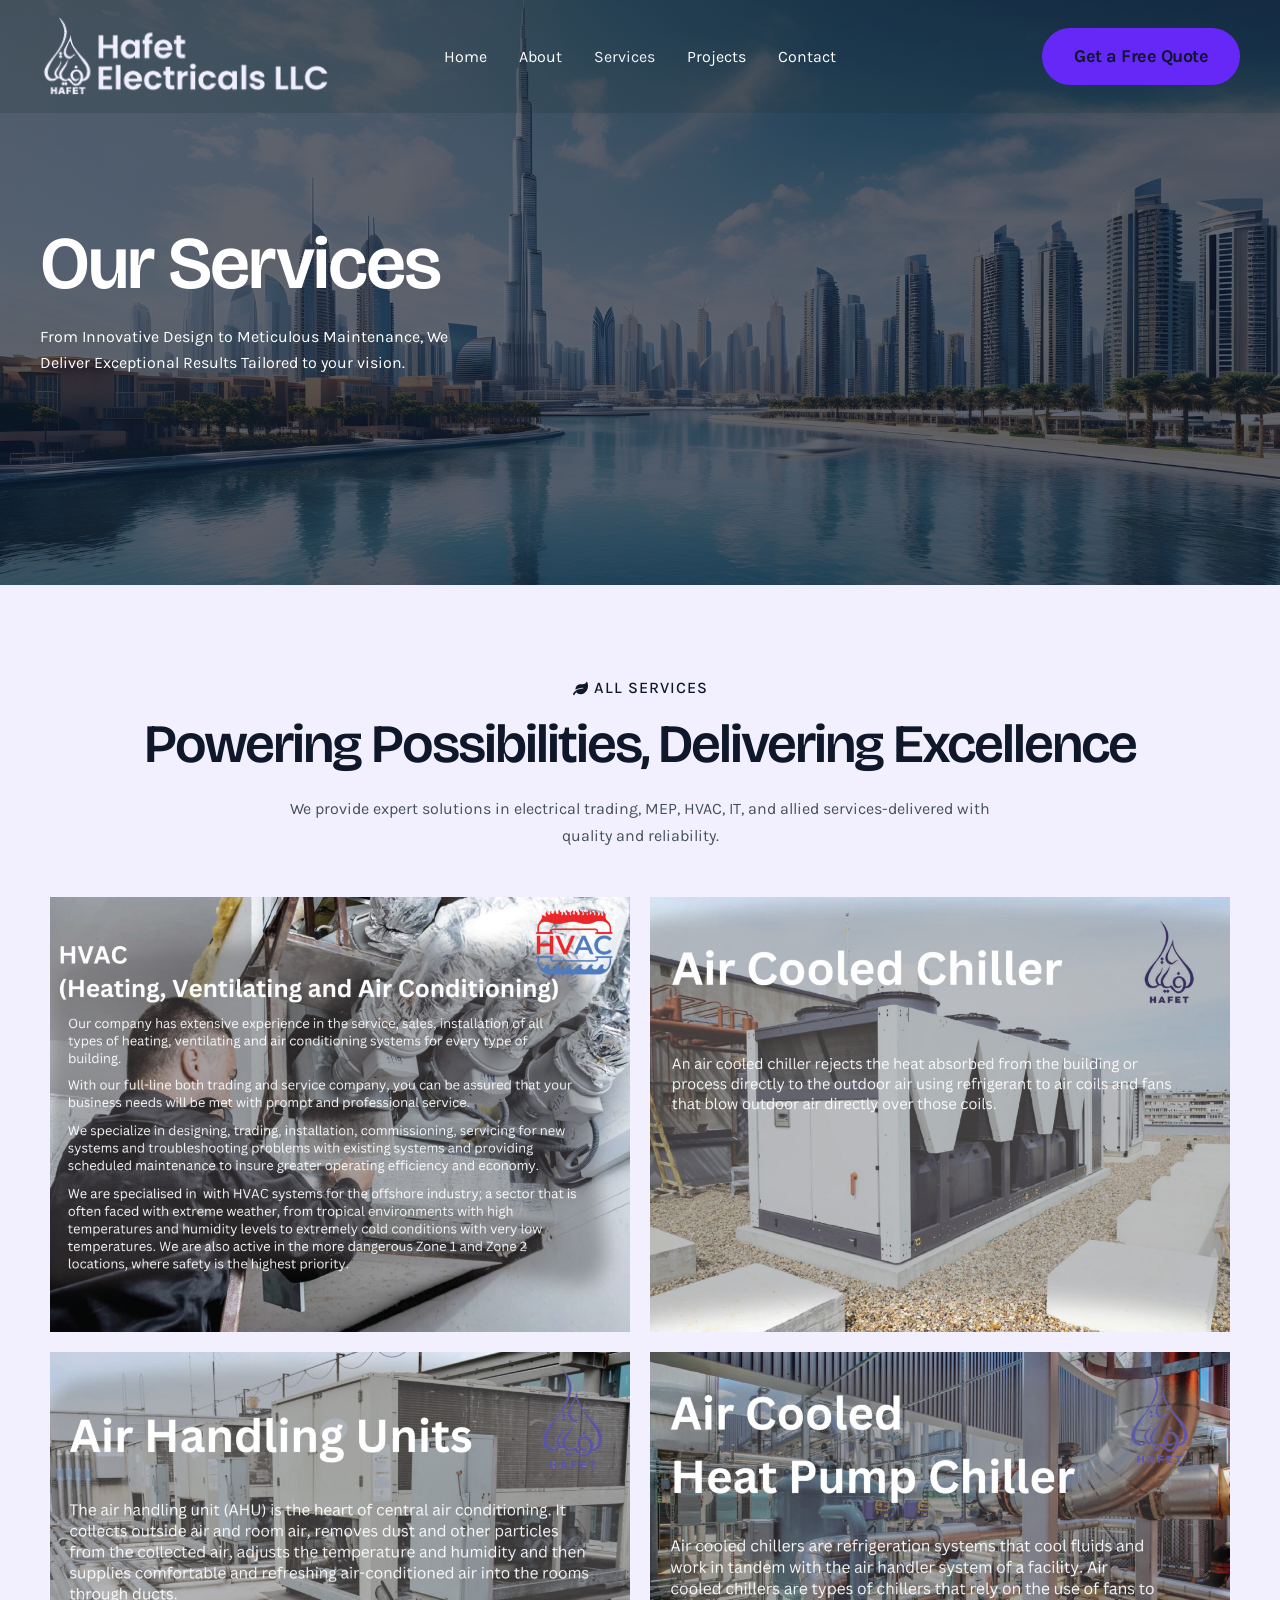
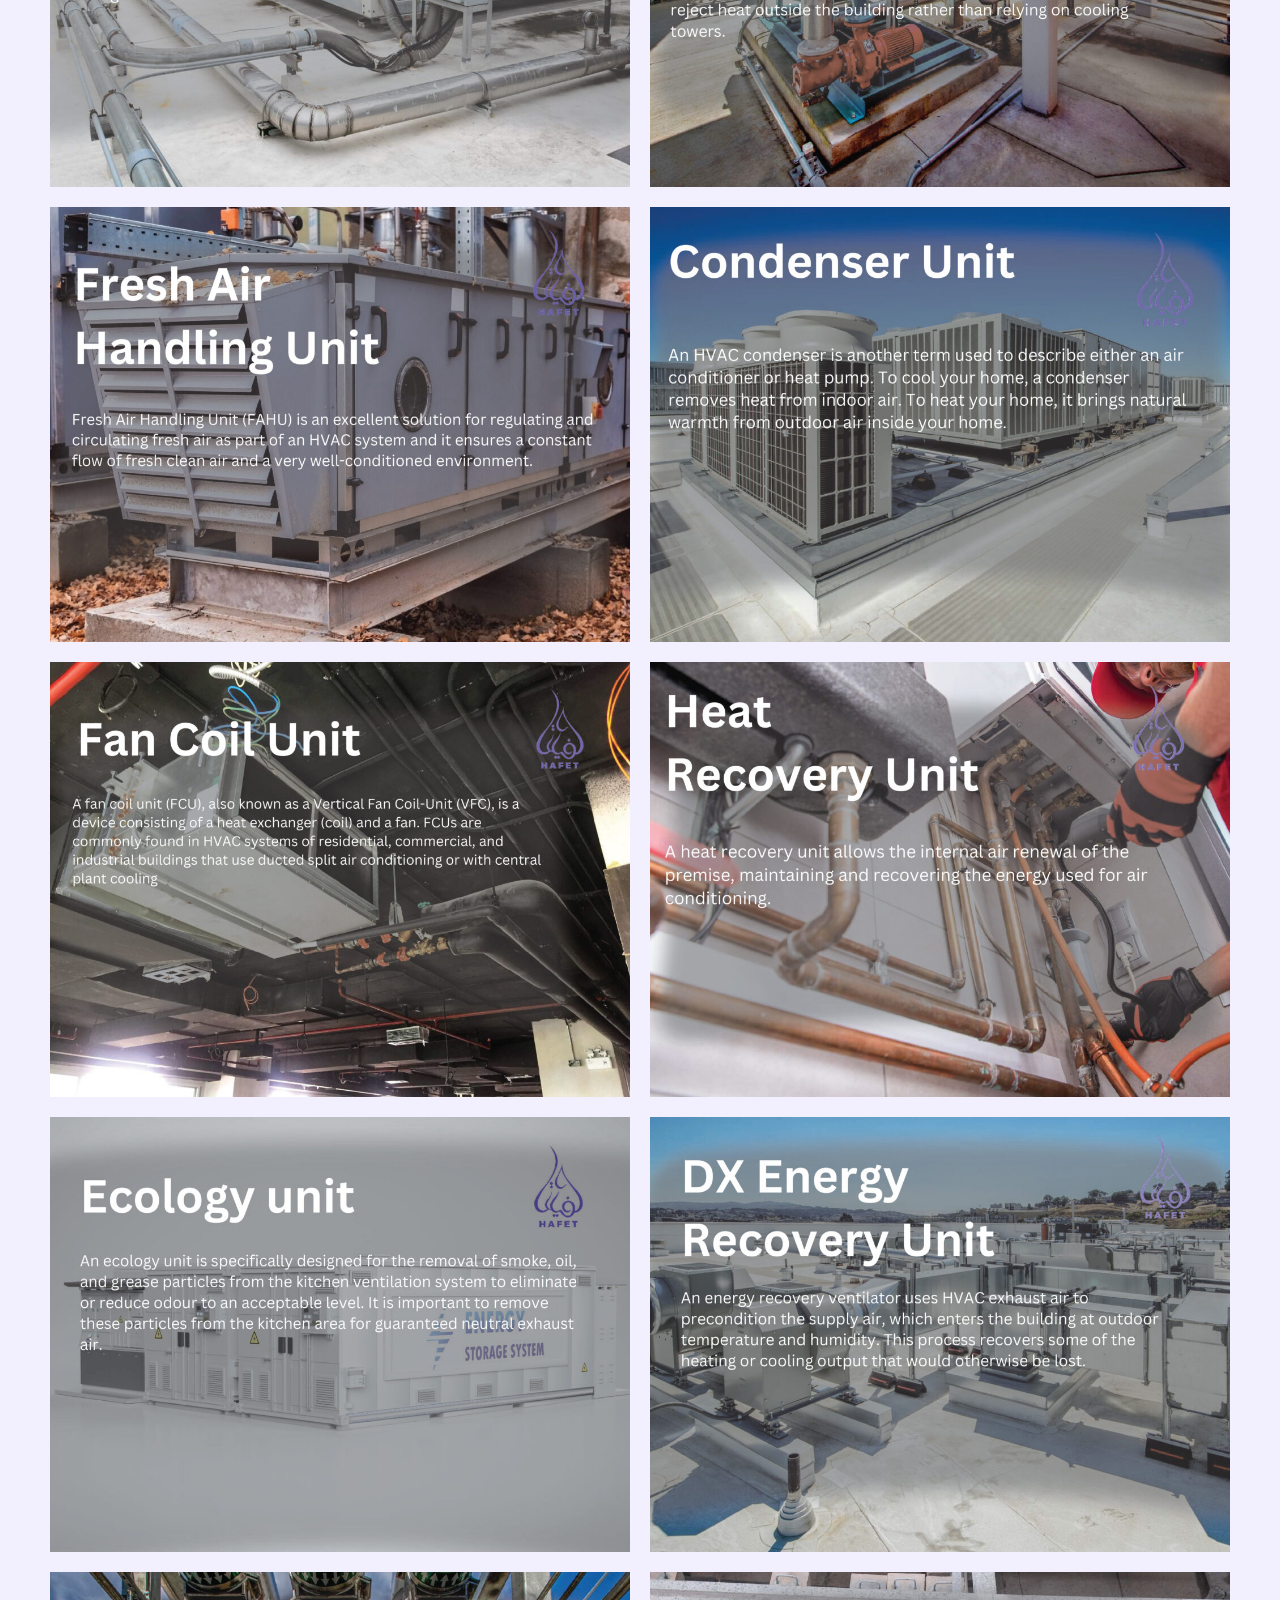
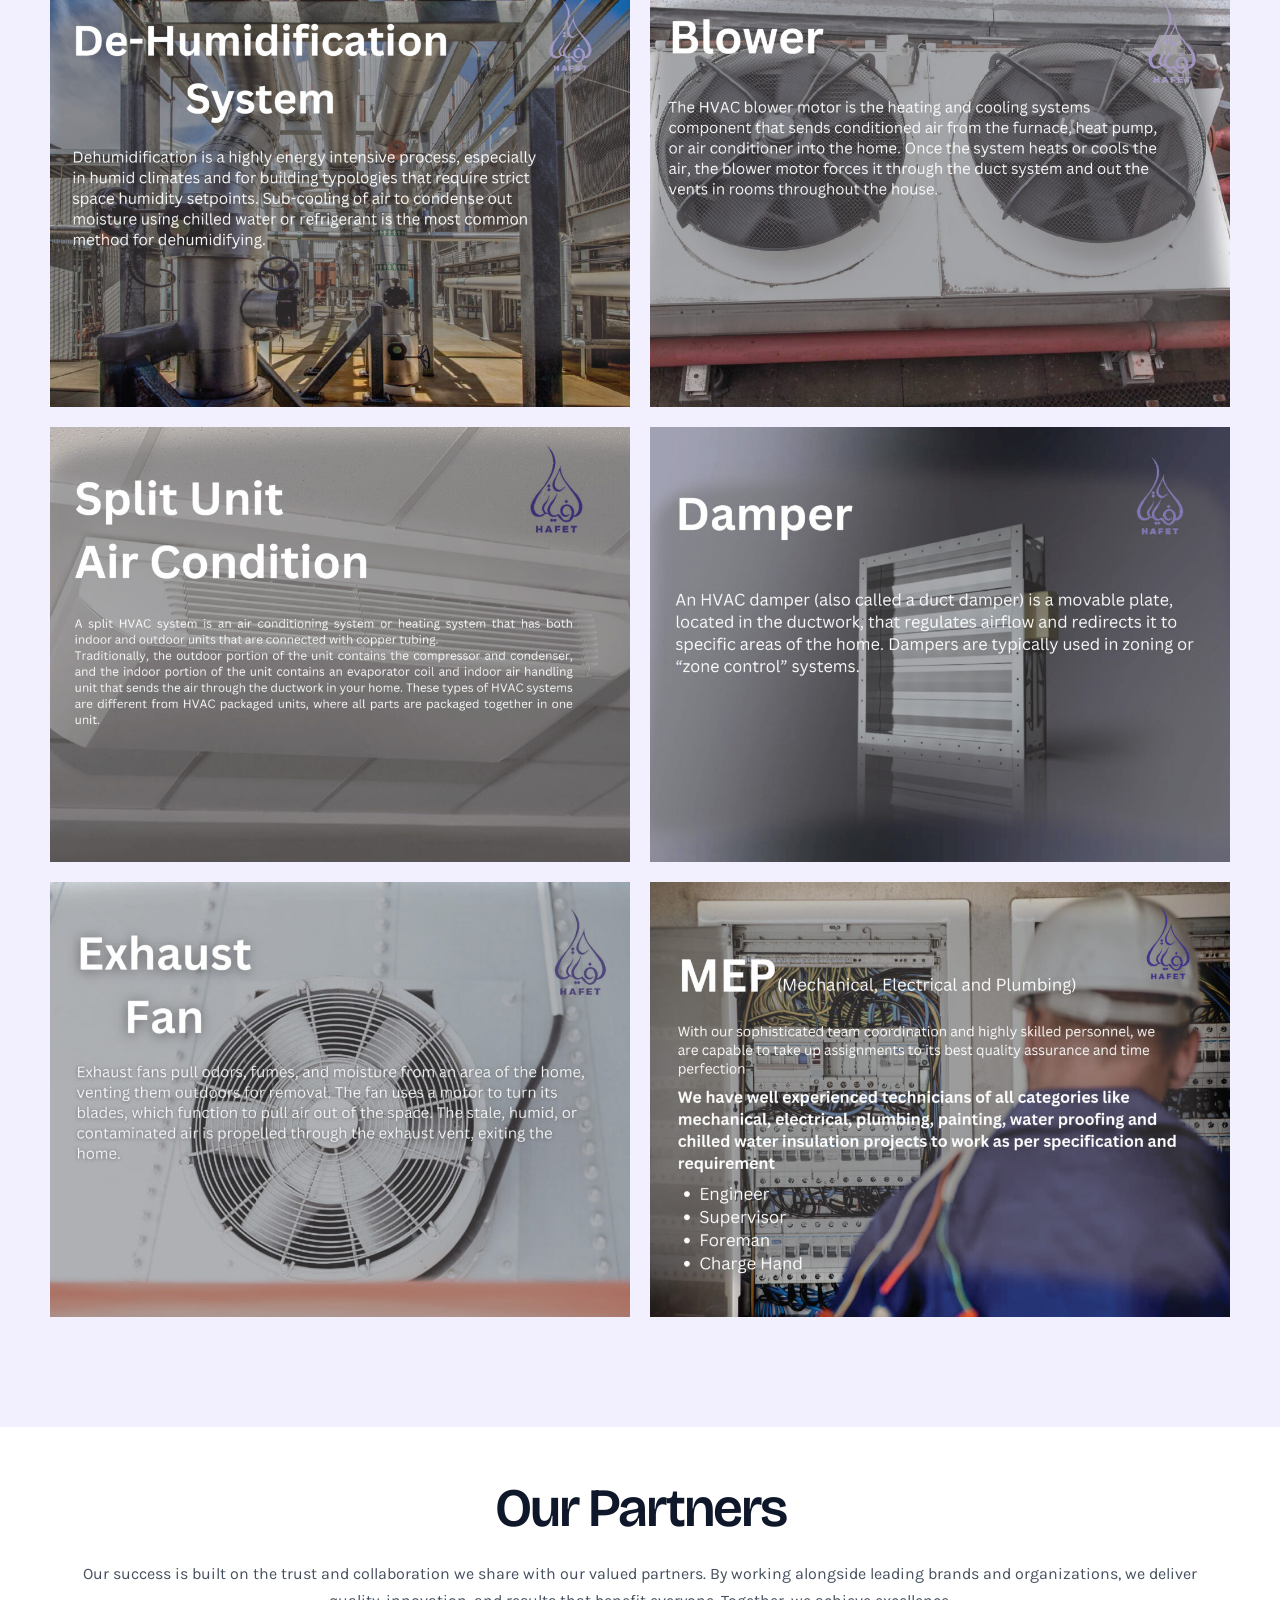
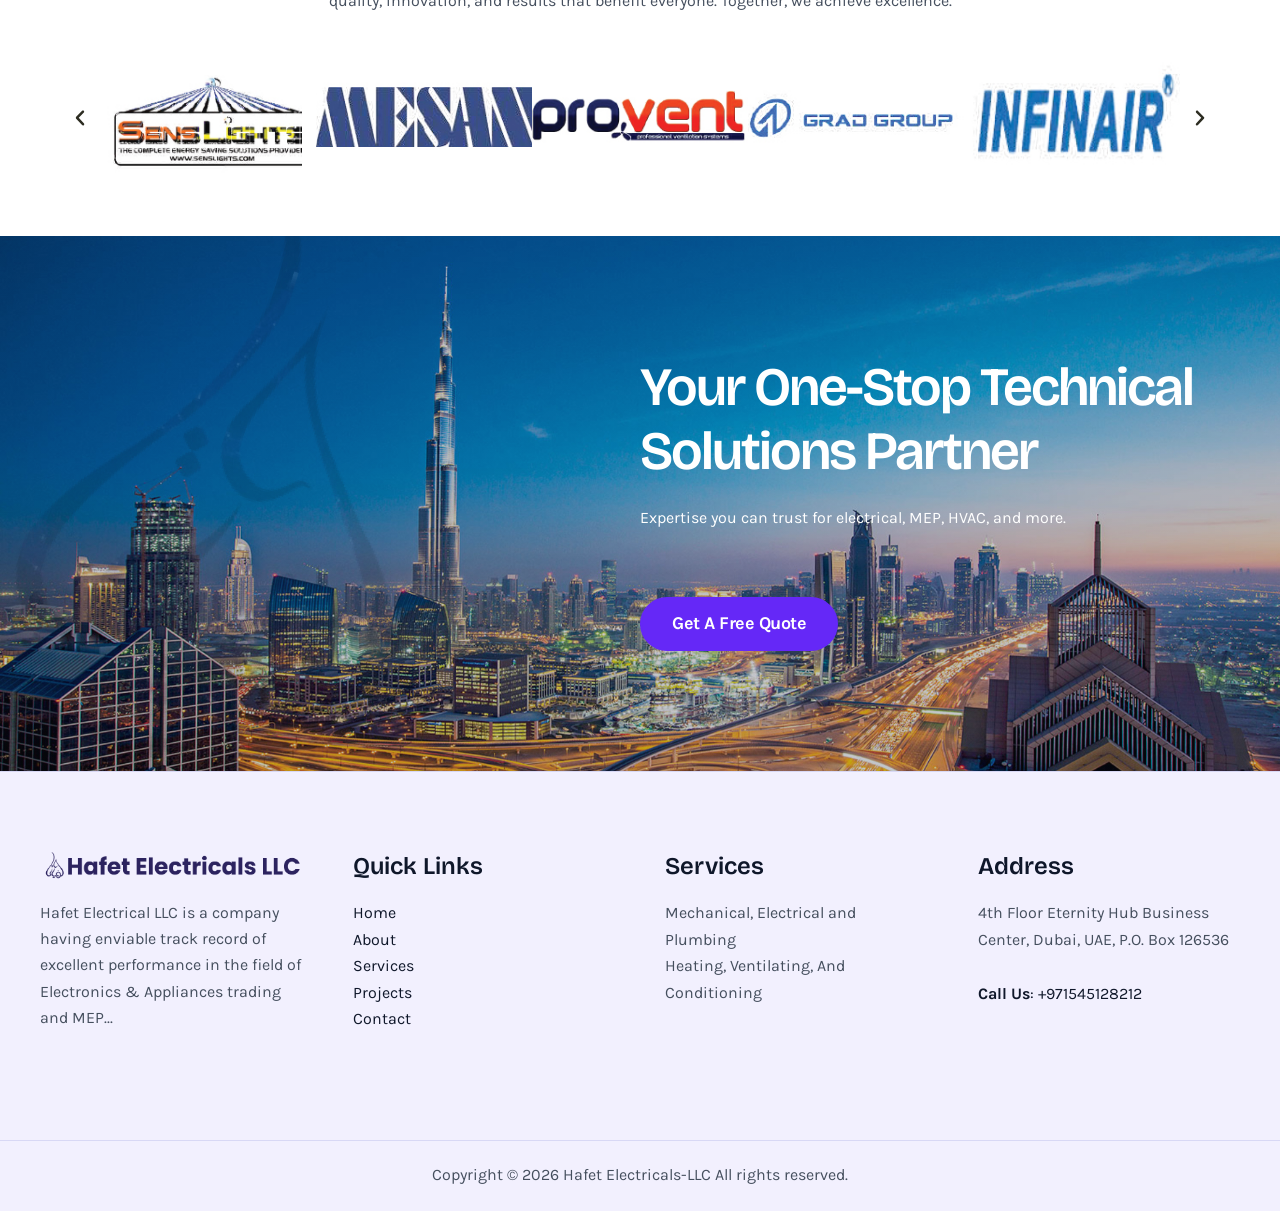
<file: static-site/services/index.html>
<!DOCTYPE html>
<html lang="en-US">
<head>
<meta charset="UTF-8">
<meta name="viewport" content="width=device-width, initial-scale=1">
	<link rel="profile" href="https://gmpg.org/xfn/11"> 
	<title>Services &#8211; Hafet Electricals-LLC</title>
<meta name='robots' content='max-image-preview:large' />
<link rel='dns-prefetch' href='//fonts.googleapis.com' />
<link href='https://fonts.googleapis.com' rel='preconnect' />
<link href='https://fonts.gstatic.com' crossorigin='anonymous' rel='preconnect' />
<link rel="alternate" type="application/rss+xml" title="Hafet Electricals-LLC &raquo; Feed" href="../index.htmlfeed/" />
<link rel="alternate" type="application/rss+xml" title="Hafet Electricals-LLC &raquo; Comments Feed" href="../index.htmlcomments/feed/" />
<link rel="alternate" title="oEmbed (JSON)" type="application/json+oembed" href="../index.htmlwp-json/oembed/1.0/embed?url=https%3A%2F%2Fhafetelectrical.com%2Fservices%2F" />
<link rel="alternate" title="oEmbed (XML)" type="text/xml+oembed" href="../index.htmlwp-json/oembed/1.0/embed?url=https%3A%2F%2Fhafetelectrical.com%2Fservices%2F&#038;format=xml" />
<style id="wp-img-auto-sizes-contain-inline-css">
img:is([sizes=auto i],[sizes^="auto," i]){contain-intrinsic-size:3000px 1500px}
/*# sourceURL=wp-img-auto-sizes-contain-inline-css */
</style>
<link rel='stylesheet' id='astra-theme-css-css' href='../wp-content/themes/astra/assets/css/minified/main.min.css?ver=4.12.6' media='all' />
<style id="astra-theme-css-inline-css">
:root{--ast-post-nav-space:0;--ast-container-default-xlg-padding:2.5em;--ast-container-default-lg-padding:2.5em;--ast-container-default-slg-padding:2em;--ast-container-default-md-padding:2.5em;--ast-container-default-sm-padding:2.5em;--ast-container-default-xs-padding:2.4em;--ast-container-default-xxs-padding:1.8em;--ast-code-block-background:#ECEFF3;--ast-comment-inputs-background:#F9FAFB;--ast-normal-container-width:1200px;--ast-narrow-container-width:750px;--ast-blog-title-font-weight:600;--ast-blog-meta-weight:600;--ast-global-color-primary:var(--ast-global-color-5);--ast-global-color-secondary:var(--ast-global-color-4);--ast-global-color-alternate-background:var(--ast-global-color-7);--ast-global-color-subtle-background:var(--ast-global-color-6);--ast-bg-style-guide:var( --ast-global-color-secondary,--ast-global-color-5 );--ast-shadow-style-guide:0px 0px 4px 0 #00000057;--ast-global-dark-bg-style:#fff;--ast-global-dark-lfs:#fbfbfb;--ast-widget-bg-color:#fafafa;--ast-wc-container-head-bg-color:#fbfbfb;--ast-title-layout-bg:#eeeeee;--ast-search-border-color:#e7e7e7;--ast-lifter-hover-bg:#e6e6e6;--ast-gallery-block-color:#000;--srfm-color-input-label:var(--ast-global-color-2);}html{font-size:100%;}a{color:var(--ast-global-color-0);}a:hover,a:focus{color:var(--ast-global-color-1);}body,button,input,select,textarea,.ast-button,.ast-custom-button{font-family:'Karla',sans-serif;font-weight:400;font-size:16px;font-size:1rem;line-height:var(--ast-body-line-height,1.65);}blockquote{color:var(--ast-global-color-3);}h1,h2,h3,h4,h5,h6,.entry-content :where(h1,h2,h3,h4,h5,h6),.site-title,.site-title a{font-family:'Bricolage Grotesque',sans-serif;font-weight:600;}.ast-site-identity .site-title a{color:var(--ast-global-color-2);}.site-title{font-size:26px;font-size:1.625rem;display:none;}.site-header .site-description{font-size:15px;font-size:0.9375rem;display:none;}.entry-title{font-size:20px;font-size:1.25rem;}.ast-blog-single-element.ast-taxonomy-container a{font-size:14px;font-size:0.875rem;}.ast-blog-meta-container{font-size:13px;font-size:0.8125rem;}.archive .ast-article-post .ast-article-inner,.blog .ast-article-post .ast-article-inner,.archive .ast-article-post .ast-article-inner:hover,.blog .ast-article-post .ast-article-inner:hover{border-top-left-radius:6px;border-top-right-radius:6px;border-bottom-right-radius:6px;border-bottom-left-radius:6px;overflow:hidden;}h1,.entry-content :where(h1){font-size:74px;font-size:4.625rem;font-weight:600;font-family:'Bricolage Grotesque',sans-serif;line-height:1.1em;letter-spacing:-2px;}h2,.entry-content :where(h2){font-size:54px;font-size:3.375rem;font-weight:600;font-family:'Bricolage Grotesque',sans-serif;line-height:1.2em;letter-spacing:-2px;}h3,.entry-content :where(h3){font-size:42px;font-size:2.625rem;font-weight:600;font-family:'Bricolage Grotesque',sans-serif;line-height:1.3em;}h4,.entry-content :where(h4){font-size:32px;font-size:2rem;line-height:1.2em;font-weight:600;font-family:'Bricolage Grotesque',sans-serif;}h5,.entry-content :where(h5){font-size:24px;font-size:1.5rem;line-height:1.2em;font-weight:600;font-family:'Bricolage Grotesque',sans-serif;}h6,.entry-content :where(h6){font-size:18px;font-size:1.125rem;line-height:1.25em;font-weight:600;font-family:'Bricolage Grotesque',sans-serif;}::selection{background-color:var(--ast-global-color-0);color:#ffffff;}body,h1,h2,h3,h4,h5,h6,.entry-title a,.entry-content :where(h1,h2,h3,h4,h5,h6){color:var(--ast-global-color-3);}.tagcloud a:hover,.tagcloud a:focus,.tagcloud a.current-item{color:#ffffff;border-color:var(--ast-global-color-0);background-color:var(--ast-global-color-0);}input:focus,input[type="text"]:focus,input[type="email"]:focus,input[type="url"]:focus,input[type="password"]:focus,input[type="reset"]:focus,input[type="search"]:focus,textarea:focus{border-color:var(--ast-global-color-0);}input[type="radio"]:checked,input[type=reset],input[type="checkbox"]:checked,input[type="checkbox"]:hover:checked,input[type="checkbox"]:focus:checked,input[type=range]::-webkit-slider-thumb{border-color:var(--ast-global-color-0);background-color:var(--ast-global-color-0);box-shadow:none;}.site-footer a:hover + .post-count,.site-footer a:focus + .post-count{background:var(--ast-global-color-0);border-color:var(--ast-global-color-0);}.single .nav-links .nav-previous,.single .nav-links .nav-next{color:var(--ast-global-color-0);}.entry-meta,.entry-meta *{line-height:1.45;color:var(--ast-global-color-0);font-weight:600;}.entry-meta a:not(.ast-button):hover,.entry-meta a:not(.ast-button):hover *,.entry-meta a:not(.ast-button):focus,.entry-meta a:not(.ast-button):focus *,.page-links > .page-link,.page-links .page-link:hover,.post-navigation a:hover{color:var(--ast-global-color-1);}#cat option,.secondary .calendar_wrap thead a,.secondary .calendar_wrap thead a:visited{color:var(--ast-global-color-0);}.secondary .calendar_wrap #today,.ast-progress-val span{background:var(--ast-global-color-0);}.secondary a:hover + .post-count,.secondary a:focus + .post-count{background:var(--ast-global-color-0);border-color:var(--ast-global-color-0);}.calendar_wrap #today > a{color:#ffffff;}.page-links .page-link,.single .post-navigation a{color:var(--ast-global-color-3);}.ast-search-menu-icon .search-form button.search-submit{padding:0 4px;}.ast-search-menu-icon form.search-form{padding-right:0;}.ast-header-search .ast-search-menu-icon.ast-dropdown-active .search-form,.ast-header-search .ast-search-menu-icon.ast-dropdown-active .search-field:focus{transition:all 0.2s;}.search-form input.search-field:focus{outline:none;}.ast-mobile-header-content .ast-builder-layout-element:not(.ast-builder-menu):not(.ast-header-divider-element),.ast-mobile-popup-content .ast-builder-layout-element:not(.ast-builder-menu):not(.ast-header-divider-element){padding:15px 20px;}.ast-search-menu-icon .search-form button.search-submit:focus,.ast-theme-transparent-header .ast-header-search .ast-dropdown-active .ast-icon,.ast-theme-transparent-header .ast-inline-search .search-field:focus .ast-icon{color:var(--ast-global-color-1);}.ast-desktop .ast-header-search .slide-search .search-form{border:2px solid var(--ast-global-color-0);}.ast-header-search .slide-search .search-field{background-color:(--ast-global-dark-bg-style);}.ast-archive-title{color:var(--ast-global-color-2);}.widget-title{font-size:22px;font-size:1.375rem;color:var(--ast-global-color-2);}.ast-single-post .entry-content a,.ast-comment-content a:not(.ast-comment-edit-reply-wrap a){text-decoration:underline;}.ast-single-post .elementor-widget-button .elementor-button,.ast-single-post .entry-content .uagb-tab a,.ast-single-post .entry-content .uagb-ifb-cta a,.ast-single-post .entry-content .uabb-module-content a,.ast-single-post .entry-content .uagb-post-grid a,.ast-single-post .entry-content .uagb-timeline a,.ast-single-post .entry-content .uagb-toc__wrap a,.ast-single-post .entry-content .uagb-taxomony-box a,.entry-content .wp-block-latest-posts > li > a,.ast-single-post .entry-content .wp-block-file__button,a.ast-post-filter-single,.ast-single-post .ast-comment-content .comment-reply-link,.ast-single-post .ast-comment-content .comment-edit-link{text-decoration:none;}.ast-search-menu-icon.slide-search a:focus-visible:focus-visible,.astra-search-icon:focus-visible,#close:focus-visible,a:focus-visible,.ast-menu-toggle:focus-visible,.site .skip-link:focus-visible,.wp-block-loginout input:focus-visible,.wp-block-search.wp-block-search__button-inside .wp-block-search__inside-wrapper,.ast-header-navigation-arrow:focus-visible,.ast-orders-table__row .ast-orders-table__cell:focus-visible,a#ast-apply-coupon:focus-visible,#ast-apply-coupon:focus-visible,#close:focus-visible,.button.search-submit:focus-visible,#search_submit:focus,.normal-search:focus-visible,.ast-header-account-wrap:focus-visible,.astra-cart-drawer-close:focus,.ast-single-variation:focus,.ast-button:focus,.ast-builder-button-wrap:has(.ast-custom-button-link:focus),.ast-builder-button-wrap .ast-custom-button-link:focus{outline-style:dotted;outline-color:inherit;outline-width:thin;}input:focus,input[type="text"]:focus,input[type="email"]:focus,input[type="url"]:focus,input[type="password"]:focus,input[type="reset"]:focus,input[type="search"]:focus,input[type="number"]:focus,textarea:focus,.wp-block-search__input:focus,[data-section="section-header-mobile-trigger"] .ast-button-wrap .ast-mobile-menu-trigger-minimal:focus,.ast-mobile-popup-drawer.active .menu-toggle-close:focus,#ast-scroll-top:focus,#coupon_code:focus,#ast-coupon-code:focus{border-style:dotted;border-color:inherit;border-width:thin;}input{outline:none;}.ast-logo-title-inline .site-logo-img{padding-right:1em;}.site-logo-img img{ transition:all 0.2s linear;}.site-logo-img .transparent-custom-logo img,.ast-theme-transparent-header .site-logo-img img{filter:url(#ast-img-color-filter-2);}body .ast-oembed-container *{position:absolute;top:0;width:100%;height:100%;left:0;}body .wp-block-embed-pocket-casts .ast-oembed-container *{position:unset;}.ast-single-post-featured-section + article {margin-top: 2em;}.site-content .ast-single-post-featured-section img {width: 100%;overflow: hidden;object-fit: cover;}.ast-separate-container .site-content .ast-single-post-featured-section + article {margin-top: -80px;z-index: 9;position: relative;border-radius: 4px;}@media (min-width: 922px) {.ast-no-sidebar .site-content .ast-article-image-container--wide {margin-left: -120px;margin-right: -120px;max-width: unset;width: unset;}.ast-left-sidebar .site-content .ast-article-image-container--wide,.ast-right-sidebar .site-content .ast-article-image-container--wide {margin-left: -10px;margin-right: -10px;}.site-content .ast-article-image-container--full {margin-left: calc( -50vw + 50%);margin-right: calc( -50vw + 50%);max-width: 100vw;width: 100vw;}.ast-left-sidebar .site-content .ast-article-image-container--full,.ast-right-sidebar .site-content .ast-article-image-container--full {margin-left: -10px;margin-right: -10px;max-width: inherit;width: auto;}}.site > .ast-single-related-posts-container {margin-top: 0;}@media (min-width: 922px) {.ast-desktop .ast-container--narrow {max-width: var(--ast-narrow-container-width);margin: 0 auto;}}.ast-page-builder-template .hentry {margin: 0;}.ast-page-builder-template .site-content > .ast-container {max-width: 100%;padding: 0;}.ast-page-builder-template .site .site-content #primary {padding: 0;margin: 0;}.ast-page-builder-template .no-results {text-align: center;margin: 4em auto;}.ast-page-builder-template .ast-pagination {padding: 2em;}.ast-page-builder-template .entry-header.ast-no-title.ast-no-thumbnail {margin-top: 0;}.ast-page-builder-template .entry-header.ast-header-without-markup {margin-top: 0;margin-bottom: 0;}.ast-page-builder-template .entry-header.ast-no-title.ast-no-meta {margin-bottom: 0;}.ast-page-builder-template.single .post-navigation {padding-bottom: 2em;}.ast-page-builder-template.single-post .site-content > .ast-container {max-width: 100%;}.ast-page-builder-template .entry-header {margin-top: 2em;margin-left: auto;margin-right: auto;}.ast-page-builder-template .ast-archive-description {margin: 2em auto 0;padding-left: 20px;padding-right: 20px;}.ast-page-builder-template .ast-row {margin-left: 0;margin-right: 0;}.single.ast-page-builder-template .entry-header + .entry-content,.single.ast-page-builder-template .ast-single-entry-banner + .site-content article .entry-content {margin-bottom: 2em;}@media(min-width: 921px) {.ast-page-builder-template.archive.ast-right-sidebar .ast-row article,.ast-page-builder-template.archive.ast-left-sidebar .ast-row article {padding-left: 0;padding-right: 0;}}input[type="text"],input[type="number"],input[type="email"],input[type="url"],input[type="password"],input[type="search"],input[type=reset],input[type=tel],input[type=date],select,textarea{font-size:16px;font-style:normal;font-weight:400;line-height:24px;width:100%;padding:12px 16px;border-radius:4px;box-shadow:0px 1px 2px 0px rgba(0,0,0,0.05);color:var(--ast-form-input-text,#475569);}input[type="text"],input[type="number"],input[type="email"],input[type="url"],input[type="password"],input[type="search"],input[type=reset],input[type=tel],input[type=date],select{height:40px;}input[type="date"]{border-width:1px;border-style:solid;border-color:var(--ast-border-color);background:var( --ast-global-color-secondary,--ast-global-color-5 );}input[type="text"]:focus,input[type="number"]:focus,input[type="email"]:focus,input[type="url"]:focus,input[type="password"]:focus,input[type="search"]:focus,input[type=reset]:focus,input[type="tel"]:focus,input[type="date"]:focus,select:focus,textarea:focus{border-color:#046BD2;box-shadow:none;outline:none;color:var(--ast-form-input-focus-text,#475569);}label,legend{color:var(--ast-global-color-2,#111827 );font-size:14px;font-style:normal;font-weight:500;line-height:20px;}select{padding:6px 10px;}fieldset{padding:30px;border-radius:4px;}button,.ast-button,.button,input[type="button"],input[type="reset"],input[type="submit"]{border-radius:4px;box-shadow:0px 1px 2px 0px rgba(0,0,0,0.05);}:root{--ast-comment-inputs-background:#FFF;}::placeholder{color:var(--ast-form-field-color,#9CA3AF);}::-ms-input-placeholder{color:var(--ast-form-field-color,#9CA3AF);}@media (max-width:921.9px){#ast-desktop-header{display:none;}}@media (min-width:922px){#ast-mobile-header{display:none;}}.wp-block-buttons.aligncenter{justify-content:center;}@media (max-width:921px){.ast-theme-transparent-header #primary,.ast-theme-transparent-header #secondary{padding:0;}}@media (max-width:921px){.ast-plain-container.ast-no-sidebar #primary{padding:0;}}.ast-plain-container.ast-no-sidebar #primary{margin-top:0;margin-bottom:0;}.wp-block-button.is-style-outline .wp-block-button__link{border-color:var(--ast-global-color-0);border-top-width:2px;border-right-width:2px;border-bottom-width:2px;border-left-width:2px;}div.wp-block-button.is-style-outline > .wp-block-button__link:not(.has-text-color),div.wp-block-button.wp-block-button__link.is-style-outline:not(.has-text-color){color:var(--ast-global-color-0);}.wp-block-button.is-style-outline .wp-block-button__link:hover,.wp-block-buttons .wp-block-button.is-style-outline .wp-block-button__link:focus,.wp-block-buttons .wp-block-button.is-style-outline > .wp-block-button__link:not(.has-text-color):hover,.wp-block-buttons .wp-block-button.wp-block-button__link.is-style-outline:not(.has-text-color):hover{color:var(--ast-global-color-2);background-color:var(--ast-global-color-1);border-color:var(--ast-global-color-1);}.post-page-numbers.current .page-link,.ast-pagination .page-numbers.current{color:#ffffff;border-color:var(--ast-global-color-0);background-color:var(--ast-global-color-0);}.wp-block-button.is-style-outline .wp-block-button__link{border-top-width:2px;border-right-width:2px;border-bottom-width:2px;border-left-width:2px;}.wp-block-buttons .wp-block-button.is-style-outline .wp-block-button__link.wp-element-button,.ast-outline-button,.wp-block-uagb-buttons-child .uagb-buttons-repeater.ast-outline-button{border-color:var(--ast-global-color-0);border-top-width:2px;border-right-width:2px;border-bottom-width:2px;border-left-width:2px;font-family:inherit;font-weight:500;font-size:16px;font-size:1rem;line-height:1em;padding-top:13px;padding-right:30px;padding-bottom:13px;padding-left:30px;}.wp-block-buttons .wp-block-button.is-style-outline > .wp-block-button__link:not(.has-text-color),.wp-block-buttons .wp-block-button.wp-block-button__link.is-style-outline:not(.has-text-color),.ast-outline-button{color:var(--ast-global-color-0);}.wp-block-button.is-style-outline .wp-block-button__link:hover,.wp-block-buttons .wp-block-button.is-style-outline .wp-block-button__link:focus,.wp-block-buttons .wp-block-button.is-style-outline > .wp-block-button__link:not(.has-text-color):hover,.wp-block-buttons .wp-block-button.wp-block-button__link.is-style-outline:not(.has-text-color):hover,.ast-outline-button:hover,.ast-outline-button:focus,.wp-block-uagb-buttons-child .uagb-buttons-repeater.ast-outline-button:hover,.wp-block-uagb-buttons-child .uagb-buttons-repeater.ast-outline-button:focus{color:var(--ast-global-color-2);background-color:var(--ast-global-color-1);border-color:var(--ast-global-color-1);}.ast-single-post .entry-content a.ast-outline-button,.ast-single-post .entry-content .is-style-outline>.wp-block-button__link{text-decoration:none;}.wp-block-button .wp-block-button__link.wp-element-button.is-style-outline:not(.has-background),.wp-block-button.is-style-outline>.wp-block-button__link.wp-element-button:not(.has-background),.ast-outline-button{background-color:transparent;}.uagb-buttons-repeater.ast-outline-button{border-radius:9999px;}@media (max-width:921px){.wp-block-buttons .wp-block-button.is-style-outline .wp-block-button__link.wp-element-button,.ast-outline-button,.wp-block-uagb-buttons-child .uagb-buttons-repeater.ast-outline-button{padding-top:12px;padding-right:28px;padding-bottom:12px;padding-left:28px;}}@media (max-width:544px){.wp-block-buttons .wp-block-button.is-style-outline .wp-block-button__link.wp-element-button,.ast-outline-button,.wp-block-uagb-buttons-child .uagb-buttons-repeater.ast-outline-button{padding-top:10px;padding-right:24px;padding-bottom:10px;padding-left:24px;}}.entry-content[data-ast-blocks-layout] > figure{margin-bottom:1em;}h1.widget-title{font-weight:600;}h2.widget-title{font-weight:600;}h3.widget-title{font-weight:600;}#page{display:flex;flex-direction:column;min-height:100vh;}.ast-404-layout-1 h1.page-title{color:var(--ast-global-color-2);}.single .post-navigation a{line-height:1em;height:inherit;}.error-404 .page-sub-title{font-size:1.5rem;font-weight:inherit;}.search .site-content .content-area .search-form{margin-bottom:0;}#page .site-content{flex-grow:1;}.widget{margin-bottom:1.25em;}#secondary li{line-height:1.5em;}#secondary .wp-block-group h2{margin-bottom:0.7em;}#secondary h2{font-size:1.7rem;}.ast-separate-container .ast-article-post,.ast-separate-container .ast-article-single,.ast-separate-container .comment-respond{padding:3em;}.ast-separate-container .ast-article-single .ast-article-single{padding:0;}.ast-article-single .wp-block-post-template-is-layout-grid{padding-left:0;}.ast-separate-container .comments-title,.ast-narrow-container .comments-title{padding:1.5em 2em;}.ast-page-builder-template .comment-form-textarea,.ast-comment-formwrap .ast-grid-common-col{padding:0;}.ast-comment-formwrap{padding:0;display:inline-flex;column-gap:20px;width:100%;margin-left:0;margin-right:0;}.comments-area textarea#comment:focus,.comments-area textarea#comment:active,.comments-area .ast-comment-formwrap input[type="text"]:focus,.comments-area .ast-comment-formwrap input[type="text"]:active {box-shadow:none;outline:none;}.archive.ast-page-builder-template .entry-header{margin-top:2em;}.ast-page-builder-template .ast-comment-formwrap{width:100%;}.entry-title{margin-bottom:0.6em;}.ast-archive-description p{font-size:inherit;font-weight:inherit;line-height:inherit;}.ast-separate-container .ast-comment-list li.depth-1,.hentry{margin-bottom:1.5em;}.site-content section.ast-archive-description{margin-bottom:2em;}@media (min-width:921px){.ast-left-sidebar.ast-page-builder-template #secondary,.archive.ast-right-sidebar.ast-page-builder-template .site-main{padding-left:20px;padding-right:20px;}}@media (max-width:544px){.ast-comment-formwrap.ast-row{column-gap:10px;display:inline-block;}#ast-commentform .ast-grid-common-col{position:relative;width:100%;}}@media (min-width:1201px){.ast-separate-container .ast-article-post,.ast-separate-container .ast-article-single,.ast-separate-container .ast-author-box,.ast-separate-container .ast-404-layout-1,.ast-separate-container .no-results{padding:3em;}}@media (max-width:921px){.ast-left-sidebar #content > .ast-container{display:flex;flex-direction:column-reverse;width:100%;}}@media (min-width:922px){.ast-separate-container.ast-right-sidebar #primary,.ast-separate-container.ast-left-sidebar #primary{border:0;}.search-no-results.ast-separate-container #primary{margin-bottom:4em;}}.elementor-widget-button .elementor-button{border-style:solid;text-decoration:none;border-top-width:2px;border-right-width:2px;border-left-width:2px;border-bottom-width:2px;}.elementor-button.elementor-size-sm,.elementor-button.elementor-size-xs,.elementor-button.elementor-size-md,.elementor-button.elementor-size-lg,.elementor-button.elementor-size-xl,.elementor-button{border-top-left-radius:50px;border-top-right-radius:50px;border-bottom-right-radius:50px;border-bottom-left-radius:50px;padding-top:13px;padding-right:30px;padding-bottom:13px;padding-left:30px;}@media (max-width:921px){.elementor-widget-button .elementor-button.elementor-size-sm,.elementor-widget-button .elementor-button.elementor-size-xs,.elementor-widget-button .elementor-button.elementor-size-md,.elementor-widget-button .elementor-button.elementor-size-lg,.elementor-widget-button .elementor-button.elementor-size-xl,.elementor-widget-button .elementor-button{padding-top:14px;padding-right:28px;padding-bottom:14px;padding-left:28px;}}@media (max-width:544px){.elementor-widget-button .elementor-button.elementor-size-sm,.elementor-widget-button .elementor-button.elementor-size-xs,.elementor-widget-button .elementor-button.elementor-size-md,.elementor-widget-button .elementor-button.elementor-size-lg,.elementor-widget-button .elementor-button.elementor-size-xl,.elementor-widget-button .elementor-button{padding-top:12px;padding-right:24px;padding-bottom:12px;padding-left:24px;}}.elementor-widget-button .elementor-button{border-color:var(--ast-global-color-0);background-color:var(--ast-global-color-0);}.elementor-widget-button .elementor-button:hover,.elementor-widget-button .elementor-button:focus{color:var(--ast-global-color-2);background-color:var(--ast-global-color-1);border-color:var(--ast-global-color-1);}.wp-block-button .wp-block-button__link ,.elementor-widget-button .elementor-button,.elementor-widget-button .elementor-button:visited{color:var(--ast-global-color-2);}.elementor-widget-button .elementor-button{font-family:'Karla',sans-serif;font-weight:700;font-size:18px;font-size:1.125rem;line-height:1.3em;letter-spacing:-0.5px;}body .elementor-button.elementor-size-sm,body .elementor-button.elementor-size-xs,body .elementor-button.elementor-size-md,body .elementor-button.elementor-size-lg,body .elementor-button.elementor-size-xl,body .elementor-button{font-size:18px;font-size:1.125rem;}.wp-block-button .wp-block-button__link:hover,.wp-block-button .wp-block-button__link:focus{color:var(--ast-global-color-2);background-color:var(--ast-global-color-1);border-color:var(--ast-global-color-1);}.elementor-widget-heading h1.elementor-heading-title{line-height:1.1em;}.elementor-widget-heading h2.elementor-heading-title{line-height:1.2em;}.elementor-widget-heading h3.elementor-heading-title{line-height:1.3em;}.elementor-widget-heading h4.elementor-heading-title{line-height:1.2em;}.elementor-widget-heading h5.elementor-heading-title{line-height:1.2em;}.elementor-widget-heading h6.elementor-heading-title{line-height:1.25em;}.wp-block-button .wp-block-button__link,.wp-block-search .wp-block-search__button,body .wp-block-file .wp-block-file__button{border-style:solid;border-top-width:2px;border-right-width:2px;border-left-width:2px;border-bottom-width:2px;border-color:var(--ast-global-color-0);background-color:var(--ast-global-color-0);color:var(--ast-global-color-2);font-family:'Karla',sans-serif;font-weight:700;line-height:1.3em;letter-spacing:-0.5px;font-size:18px;font-size:1.125rem;border-top-left-radius:50px;border-top-right-radius:50px;border-bottom-right-radius:50px;border-bottom-left-radius:50px;padding-top:13px;padding-right:30px;padding-bottom:13px;padding-left:30px;}.ast-single-post .entry-content .wp-block-button .wp-block-button__link,.ast-single-post .entry-content .wp-block-search .wp-block-search__button,body .entry-content .wp-block-file .wp-block-file__button{text-decoration:none;}@media (max-width:921px){.wp-block-button .wp-block-button__link,.wp-block-search .wp-block-search__button,body .wp-block-file .wp-block-file__button{padding-top:14px;padding-right:28px;padding-bottom:14px;padding-left:28px;}}@media (max-width:544px){.wp-block-button .wp-block-button__link,.wp-block-search .wp-block-search__button,body .wp-block-file .wp-block-file__button{padding-top:12px;padding-right:24px;padding-bottom:12px;padding-left:24px;}}.menu-toggle,button,.ast-button,.ast-custom-button,.button,input#submit,input[type="button"],input[type="submit"],input[type="reset"],#comments .submit,.search .search-submit,form[CLASS*="wp-block-search__"].wp-block-search .wp-block-search__inside-wrapper .wp-block-search__button,body .wp-block-file .wp-block-file__button,.search .search-submit{border-style:solid;border-top-width:2px;border-right-width:2px;border-left-width:2px;border-bottom-width:2px;color:var(--ast-global-color-2);border-color:var(--ast-global-color-0);background-color:var(--ast-global-color-0);padding-top:13px;padding-right:30px;padding-bottom:13px;padding-left:30px;font-family:'Karla',sans-serif;font-weight:700;font-size:18px;font-size:1.125rem;line-height:1.3em;letter-spacing:-0.5px;border-top-left-radius:50px;border-top-right-radius:50px;border-bottom-right-radius:50px;border-bottom-left-radius:50px;}button:focus,.menu-toggle:hover,button:hover,.ast-button:hover,.ast-custom-button:hover .button:hover,.ast-custom-button:hover ,input[type=reset]:hover,input[type=reset]:focus,input#submit:hover,input#submit:focus,input[type="button"]:hover,input[type="button"]:focus,input[type="submit"]:hover,input[type="submit"]:focus,form[CLASS*="wp-block-search__"].wp-block-search .wp-block-search__inside-wrapper .wp-block-search__button:hover,form[CLASS*="wp-block-search__"].wp-block-search .wp-block-search__inside-wrapper .wp-block-search__button:focus,body .wp-block-file .wp-block-file__button:hover,body .wp-block-file .wp-block-file__button:focus{color:var(--ast-global-color-2);background-color:var(--ast-global-color-1);border-color:var(--ast-global-color-1);}form[CLASS*="wp-block-search__"].wp-block-search .wp-block-search__inside-wrapper .wp-block-search__button.has-icon{padding-top:calc(13px - 3px);padding-right:calc(30px - 3px);padding-bottom:calc(13px - 3px);padding-left:calc(30px - 3px);}@media (max-width:921px){.menu-toggle,button,.ast-button,.ast-custom-button,.button,input#submit,input[type="button"],input[type="submit"],input[type="reset"],#comments .submit,.search .search-submit,form[CLASS*="wp-block-search__"].wp-block-search .wp-block-search__inside-wrapper .wp-block-search__button,body .wp-block-file .wp-block-file__button,.search .search-submit{padding-top:14px;padding-right:28px;padding-bottom:14px;padding-left:28px;}}@media (max-width:544px){.menu-toggle,button,.ast-button,.ast-custom-button,.button,input#submit,input[type="button"],input[type="submit"],input[type="reset"],#comments .submit,.search .search-submit,form[CLASS*="wp-block-search__"].wp-block-search .wp-block-search__inside-wrapper .wp-block-search__button,body .wp-block-file .wp-block-file__button,.search .search-submit{padding-top:12px;padding-right:24px;padding-bottom:12px;padding-left:24px;}}@media (max-width:921px){.ast-mobile-header-stack .main-header-bar .ast-search-menu-icon{display:inline-block;}.ast-header-break-point.ast-header-custom-item-outside .ast-mobile-header-stack .main-header-bar .ast-search-icon{margin:0;}.ast-comment-avatar-wrap img{max-width:2.5em;}.ast-comment-meta{padding:0 1.8888em 1.3333em;}}@media (min-width:544px){.ast-container{max-width:100%;}}@media (max-width:544px){.ast-separate-container .ast-article-post,.ast-separate-container .ast-article-single,.ast-separate-container .comments-title,.ast-separate-container .ast-archive-description{padding:1.5em 1em;}.ast-separate-container #content .ast-container{padding-left:0.54em;padding-right:0.54em;}.ast-separate-container .ast-comment-list .bypostauthor{padding:.5em;}.ast-search-menu-icon.ast-dropdown-active .search-field{width:170px;}} #ast-mobile-header .ast-site-header-cart-li a{pointer-events:none;}.ast-separate-container{background-color:var(--ast-global-color-4);background-image:none;}@media (max-width:921px){.site-title{display:none;}.site-header .site-description{display:none;}h1,.entry-content :where(h1){font-size:48px;font-size:3rem;}h2,.entry-content :where(h2){font-size:32px;font-size:2rem;}h3,.entry-content :where(h3){font-size:26px;font-size:1.625rem;}h4,.entry-content :where(h4){font-size:22px;font-size:1.375rem;}h5,.entry-content :where(h5){font-size:20px;font-size:1.25rem;}h6,.entry-content :where(h6){font-size:16px;font-size:1rem;}}@media (max-width:544px){.site-title{display:none;}.site-header .site-description{display:none;}h1,.entry-content :where(h1){font-size:36px;font-size:2.25rem;}h2,.entry-content :where(h2){font-size:28px;font-size:1.75rem;}h3,.entry-content :where(h3){font-size:22px;font-size:1.375rem;}h4,.entry-content :where(h4){font-size:20px;font-size:1.25rem;}h5,.entry-content :where(h5){font-size:18px;font-size:1.125rem;}h6,.entry-content :where(h6){font-size:16px;font-size:1rem;}header .custom-logo-link img,.ast-header-break-point .site-branding img,.ast-header-break-point .custom-logo-link img{max-width:120px;width:120px;}.astra-logo-svg{width:120px;}.ast-header-break-point .site-logo-img .custom-mobile-logo-link img{max-width:120px;}}@media (max-width:921px){html{font-size:91.2%;}}@media (max-width:544px){html{font-size:91.2%;}}@media (min-width:922px){.ast-container{max-width:1240px;}}@media (min-width:922px){.site-content .ast-container{display:flex;}}@media (max-width:921px){.site-content .ast-container{flex-direction:column;}}.entry-content :where(h1,h2,h3,h4,h5,h6){clear:none;}@media (min-width:922px){.main-header-menu .sub-menu .menu-item.ast-left-align-sub-menu:hover > .sub-menu,.main-header-menu .sub-menu .menu-item.ast-left-align-sub-menu.focus > .sub-menu{margin-left:-0px;}}.ast-theme-transparent-header [CLASS*="ast-header-button-"] .ast-custom-button{color:var(--ast-global-color-2);background:var(--ast-global-color-0);}.ast-theme-transparent-header [CLASS*="ast-header-button-"] .ast-custom-button:hover{color:var(--ast-global-color-2);background:var(--ast-global-color-1);}.ast-theme-transparent-header [data-section="section-header-mobile-trigger"] .ast-button-wrap .ast-mobile-menu-trigger-outline{background:transparent;}.entry-content li > p{margin-bottom:0;}.site .comments-area{padding-bottom:2em;margin-top:2em;}.wp-block-file {display: flex;align-items: center;flex-wrap: wrap;justify-content: space-between;}.wp-block-pullquote {border: none;}.wp-block-pullquote blockquote::before {content: "\201D";font-family: "Helvetica",sans-serif;display: flex;transform: rotate( 180deg );font-size: 6rem;font-style: normal;line-height: 1;font-weight: bold;align-items: center;justify-content: center;}.has-text-align-right > blockquote::before {justify-content: flex-start;}.has-text-align-left > blockquote::before {justify-content: flex-end;}figure.wp-block-pullquote.is-style-solid-color blockquote {max-width: 100%;text-align: inherit;}:root {--wp--custom--ast-default-block-top-padding: 3em;--wp--custom--ast-default-block-right-padding: 3em;--wp--custom--ast-default-block-bottom-padding: 3em;--wp--custom--ast-default-block-left-padding: 3em;--wp--custom--ast-container-width: 1200px;--wp--custom--ast-content-width-size: 1200px;--wp--custom--ast-wide-width-size: calc(1200px + var(--wp--custom--ast-default-block-left-padding) + var(--wp--custom--ast-default-block-right-padding));}.ast-narrow-container {--wp--custom--ast-content-width-size: 750px;--wp--custom--ast-wide-width-size: 750px;}@media(max-width: 921px) {:root {--wp--custom--ast-default-block-top-padding: 3em;--wp--custom--ast-default-block-right-padding: 2em;--wp--custom--ast-default-block-bottom-padding: 3em;--wp--custom--ast-default-block-left-padding: 2em;}}@media(max-width: 544px) {:root {--wp--custom--ast-default-block-top-padding: 3em;--wp--custom--ast-default-block-right-padding: 1.5em;--wp--custom--ast-default-block-bottom-padding: 3em;--wp--custom--ast-default-block-left-padding: 1.5em;}}.entry-content > .wp-block-group,.entry-content > .wp-block-cover,.entry-content > .wp-block-columns {padding-top: var(--wp--custom--ast-default-block-top-padding);padding-right: var(--wp--custom--ast-default-block-right-padding);padding-bottom: var(--wp--custom--ast-default-block-bottom-padding);padding-left: var(--wp--custom--ast-default-block-left-padding);}.ast-plain-container.ast-no-sidebar .entry-content > .alignfull,.ast-page-builder-template .ast-no-sidebar .entry-content > .alignfull {margin-left: calc( -50vw + 50%);margin-right: calc( -50vw + 50%);max-width: 100vw;width: 100vw;}.ast-plain-container.ast-no-sidebar .entry-content .alignfull .alignfull,.ast-page-builder-template.ast-no-sidebar .entry-content .alignfull .alignfull,.ast-plain-container.ast-no-sidebar .entry-content .alignfull .alignwide,.ast-page-builder-template.ast-no-sidebar .entry-content .alignfull .alignwide,.ast-plain-container.ast-no-sidebar .entry-content .alignwide .alignfull,.ast-page-builder-template.ast-no-sidebar .entry-content .alignwide .alignfull,.ast-plain-container.ast-no-sidebar .entry-content .alignwide .alignwide,.ast-page-builder-template.ast-no-sidebar .entry-content .alignwide .alignwide,.ast-plain-container.ast-no-sidebar .entry-content .wp-block-column .alignfull,.ast-page-builder-template.ast-no-sidebar .entry-content .wp-block-column .alignfull,.ast-plain-container.ast-no-sidebar .entry-content .wp-block-column .alignwide,.ast-page-builder-template.ast-no-sidebar .entry-content .wp-block-column .alignwide {margin-left: auto;margin-right: auto;width: 100%;}[data-ast-blocks-layout] .wp-block-separator:not(.is-style-dots) {height: 0;}[data-ast-blocks-layout] .wp-block-separator {margin: 20px auto;}[data-ast-blocks-layout] .wp-block-separator:not(.is-style-wide):not(.is-style-dots) {max-width: 100px;}[data-ast-blocks-layout] .wp-block-separator.has-background {padding: 0;}.entry-content[data-ast-blocks-layout] > * {max-width: var(--wp--custom--ast-content-width-size);margin-left: auto;margin-right: auto;}.entry-content[data-ast-blocks-layout] > .alignwide {max-width: var(--wp--custom--ast-wide-width-size);}.entry-content[data-ast-blocks-layout] .alignfull {max-width: none;}.entry-content .wp-block-columns {margin-bottom: 0;}blockquote {margin: 1.5em;border-color: rgba(0,0,0,0.05);}.wp-block-quote:not(.has-text-align-right):not(.has-text-align-center) {border-left: 5px solid rgba(0,0,0,0.05);}.has-text-align-right > blockquote,blockquote.has-text-align-right {border-right: 5px solid rgba(0,0,0,0.05);}.has-text-align-left > blockquote,blockquote.has-text-align-left {border-left: 5px solid rgba(0,0,0,0.05);}.wp-block-site-tagline,.wp-block-latest-posts .read-more {margin-top: 15px;}.wp-block-loginout p label {display: block;}.wp-block-loginout p:not(.login-remember):not(.login-submit) input {width: 100%;}.wp-block-loginout input:focus {border-color: transparent;}.wp-block-loginout input:focus {outline: thin dotted;}.entry-content .wp-block-media-text .wp-block-media-text__content {padding: 0 0 0 8%;}.entry-content .wp-block-media-text.has-media-on-the-right .wp-block-media-text__content {padding: 0 8% 0 0;}.entry-content .wp-block-media-text.has-background .wp-block-media-text__content {padding: 8%;}.entry-content .wp-block-cover:not([class*="background-color"]):not(.has-text-color.has-link-color) .wp-block-cover__inner-container,.entry-content .wp-block-cover:not([class*="background-color"]) .wp-block-cover-image-text,.entry-content .wp-block-cover:not([class*="background-color"]) .wp-block-cover-text,.entry-content .wp-block-cover-image:not([class*="background-color"]) .wp-block-cover__inner-container,.entry-content .wp-block-cover-image:not([class*="background-color"]) .wp-block-cover-image-text,.entry-content .wp-block-cover-image:not([class*="background-color"]) .wp-block-cover-text {color: var(--ast-global-color-primary,var(--ast-global-color-5));}.wp-block-loginout .login-remember input {width: 1.1rem;height: 1.1rem;margin: 0 5px 4px 0;vertical-align: middle;}.wp-block-latest-posts > li > *:first-child,.wp-block-latest-posts:not(.is-grid) > li:first-child {margin-top: 0;}.entry-content > .wp-block-buttons,.entry-content > .wp-block-uagb-buttons {margin-bottom: 1.5em;}.wp-block-search__inside-wrapper .wp-block-search__input {padding: 0 10px;color: var(--ast-global-color-3);background: var(--ast-global-color-primary,var(--ast-global-color-5));border-color: var(--ast-border-color);}.wp-block-latest-posts .read-more {margin-bottom: 1.5em;}.wp-block-search__no-button .wp-block-search__inside-wrapper .wp-block-search__input {padding-top: 5px;padding-bottom: 5px;}.wp-block-latest-posts .wp-block-latest-posts__post-date,.wp-block-latest-posts .wp-block-latest-posts__post-author {font-size: 1rem;}.wp-block-latest-posts > li > *,.wp-block-latest-posts:not(.is-grid) > li {margin-top: 12px;margin-bottom: 12px;}.ast-page-builder-template .entry-content[data-ast-blocks-layout] > .alignwide:where(:not(.uagb-is-root-container):not(.spectra-is-root-container)) > * {max-width: var(--wp--custom--ast-wide-width-size);}.ast-page-builder-template .entry-content[data-ast-blocks-layout] > .inherit-container-width > *,.ast-page-builder-template .entry-content[data-ast-blocks-layout] > *:not(.wp-block-group):where(:not(.uagb-is-root-container):not(.spectra-is-root-container)) > *,.entry-content[data-ast-blocks-layout] > .wp-block-cover .wp-block-cover__inner-container {max-width: none ;margin-left: auto;margin-right: auto;}.ast-page-builder-template .entry-content[data-ast-blocks-layout] > *,.ast-page-builder-template .entry-content[data-ast-blocks-layout] > .alignfull:where(:not(.wp-block-group):not(.uagb-is-root-container):not(.spectra-is-root-container)) > * {max-width: none;}.entry-content[data-ast-blocks-layout] .wp-block-cover:not(.alignleft):not(.alignright) {width: auto;}@media(max-width: 1200px) {.ast-separate-container .entry-content > .alignfull,.ast-separate-container .entry-content[data-ast-blocks-layout] > .alignwide,.ast-plain-container .entry-content[data-ast-blocks-layout] > .alignwide,.ast-plain-container .entry-content .alignfull {margin-left: calc(-1 * min(var(--ast-container-default-xlg-padding),20px)) ;margin-right: calc(-1 * min(var(--ast-container-default-xlg-padding),20px));}}@media(min-width: 1201px) {.ast-separate-container .entry-content > .alignfull {margin-left: calc(-1 * var(--ast-container-default-xlg-padding) );margin-right: calc(-1 * var(--ast-container-default-xlg-padding) );}.ast-separate-container .entry-content[data-ast-blocks-layout] > .alignwide,.ast-plain-container .entry-content[data-ast-blocks-layout] > .alignwide {margin-left: auto;margin-right: auto;}}@media(min-width: 921px) {.ast-separate-container .entry-content .wp-block-group.alignwide:not(.inherit-container-width) > :where(:not(.alignleft):not(.alignright)),.ast-plain-container .entry-content .wp-block-group.alignwide:not(.inherit-container-width) > :where(:not(.alignleft):not(.alignright)) {max-width: calc( var(--wp--custom--ast-content-width-size) + 80px );}.ast-plain-container.ast-right-sidebar .entry-content[data-ast-blocks-layout] .alignfull,.ast-plain-container.ast-left-sidebar .entry-content[data-ast-blocks-layout] .alignfull {margin-left: -60px;margin-right: -60px;}}@media(min-width: 544px) {.entry-content > .alignleft {margin-right: 20px;}.entry-content > .alignright {margin-left: 20px;}}@media (max-width:544px){.wp-block-columns .wp-block-column:not(:last-child){margin-bottom:20px;}.wp-block-latest-posts{margin:0;}}@media( max-width: 600px ) {.entry-content .wp-block-media-text .wp-block-media-text__content,.entry-content .wp-block-media-text.has-media-on-the-right .wp-block-media-text__content {padding: 8% 0 0;}.entry-content .wp-block-media-text.has-background .wp-block-media-text__content {padding: 8%;}}.ast-page-builder-template .entry-header {padding-left: 0;}.ast-narrow-container .site-content .wp-block-uagb-image--align-full .wp-block-uagb-image__figure {max-width: 100%;margin-left: auto;margin-right: auto;}.entry-content ul,.entry-content ol {padding: revert;margin: revert;padding-left: 20px;}.entry-content ul.wc-block-product-template{padding: 0;}:root .has-ast-global-color-0-color{color:var(--ast-global-color-0);}:root .has-ast-global-color-0-background-color{background-color:var(--ast-global-color-0);}:root .wp-block-button .has-ast-global-color-0-color{color:var(--ast-global-color-0);}:root .wp-block-button .has-ast-global-color-0-background-color{background-color:var(--ast-global-color-0);}:root .has-ast-global-color-1-color{color:var(--ast-global-color-1);}:root .has-ast-global-color-1-background-color{background-color:var(--ast-global-color-1);}:root .wp-block-button .has-ast-global-color-1-color{color:var(--ast-global-color-1);}:root .wp-block-button .has-ast-global-color-1-background-color{background-color:var(--ast-global-color-1);}:root .has-ast-global-color-2-color{color:var(--ast-global-color-2);}:root .has-ast-global-color-2-background-color{background-color:var(--ast-global-color-2);}:root .wp-block-button .has-ast-global-color-2-color{color:var(--ast-global-color-2);}:root .wp-block-button .has-ast-global-color-2-background-color{background-color:var(--ast-global-color-2);}:root .has-ast-global-color-3-color{color:var(--ast-global-color-3);}:root .has-ast-global-color-3-background-color{background-color:var(--ast-global-color-3);}:root .wp-block-button .has-ast-global-color-3-color{color:var(--ast-global-color-3);}:root .wp-block-button .has-ast-global-color-3-background-color{background-color:var(--ast-global-color-3);}:root .has-ast-global-color-4-color{color:var(--ast-global-color-4);}:root .has-ast-global-color-4-background-color{background-color:var(--ast-global-color-4);}:root .wp-block-button .has-ast-global-color-4-color{color:var(--ast-global-color-4);}:root .wp-block-button .has-ast-global-color-4-background-color{background-color:var(--ast-global-color-4);}:root .has-ast-global-color-5-color{color:var(--ast-global-color-5);}:root .has-ast-global-color-5-background-color{background-color:var(--ast-global-color-5);}:root .wp-block-button .has-ast-global-color-5-color{color:var(--ast-global-color-5);}:root .wp-block-button .has-ast-global-color-5-background-color{background-color:var(--ast-global-color-5);}:root .has-ast-global-color-6-color{color:var(--ast-global-color-6);}:root .has-ast-global-color-6-background-color{background-color:var(--ast-global-color-6);}:root .wp-block-button .has-ast-global-color-6-color{color:var(--ast-global-color-6);}:root .wp-block-button .has-ast-global-color-6-background-color{background-color:var(--ast-global-color-6);}:root .has-ast-global-color-7-color{color:var(--ast-global-color-7);}:root .has-ast-global-color-7-background-color{background-color:var(--ast-global-color-7);}:root .wp-block-button .has-ast-global-color-7-color{color:var(--ast-global-color-7);}:root .wp-block-button .has-ast-global-color-7-background-color{background-color:var(--ast-global-color-7);}:root .has-ast-global-color-8-color{color:var(--ast-global-color-8);}:root .has-ast-global-color-8-background-color{background-color:var(--ast-global-color-8);}:root .wp-block-button .has-ast-global-color-8-color{color:var(--ast-global-color-8);}:root .wp-block-button .has-ast-global-color-8-background-color{background-color:var(--ast-global-color-8);}:root{--ast-global-color-0:#6528F7;--ast-global-color-1:#5511F8;--ast-global-color-2:#0F172A;--ast-global-color-3:#454F5E;--ast-global-color-4:#F2F0FE;--ast-global-color-5:#FFFFFF;--ast-global-color-6:#D8D8F5;--ast-global-color-7:#0D0614;--ast-global-color-8:#222222;}:root {--ast-border-color : var(--ast-global-color-6);}.ast-single-entry-banner {-js-display: flex;display: flex;flex-direction: column;justify-content: center;text-align: center;position: relative;background: var(--ast-title-layout-bg);}.ast-single-entry-banner[data-banner-layout="layout-1"] {max-width: 1200px;background: inherit;padding: 20px 0;}.ast-single-entry-banner[data-banner-width-type="custom"] {margin: 0 auto;width: 100%;}.ast-single-entry-banner + .site-content .entry-header {margin-bottom: 0;}.site .ast-author-avatar {--ast-author-avatar-size: ;}a.ast-underline-text {text-decoration: underline;}.ast-container > .ast-terms-link {position: relative;display: block;}a.ast-button.ast-badge-tax {padding: 4px 8px;border-radius: 3px;font-size: inherit;}header.entry-header{text-align:left;}header.entry-header .entry-title{font-weight:600;font-size:32px;font-size:2rem;}header.entry-header > *:not(:last-child){margin-bottom:10px;}header.entry-header .post-thumb-img-content{text-align:center;}header.entry-header .post-thumb img,.ast-single-post-featured-section.post-thumb img{aspect-ratio:16/9;width:100%;height:100%;}@media (max-width:921px){header.entry-header{text-align:left;}}@media (max-width:544px){header.entry-header{text-align:left;}}.ast-archive-entry-banner {-js-display: flex;display: flex;flex-direction: column;justify-content: center;text-align: center;position: relative;background: var(--ast-title-layout-bg);}.ast-archive-entry-banner[data-banner-width-type="custom"] {margin: 0 auto;width: 100%;}.ast-archive-entry-banner[data-banner-layout="layout-1"] {background: inherit;padding: 20px 0;text-align: left;}body.archive .ast-archive-description{max-width:1200px;width:100%;text-align:left;padding-top:3em;padding-right:3em;padding-bottom:3em;padding-left:3em;}body.archive .ast-archive-description .ast-archive-title,body.archive .ast-archive-description .ast-archive-title *{font-weight:600;font-size:32px;font-size:2rem;}body.archive .ast-archive-description > *:not(:last-child){margin-bottom:10px;}@media (max-width:921px){body.archive .ast-archive-description{text-align:left;}}@media (max-width:544px){body.archive .ast-archive-description{text-align:left;}}.ast-theme-transparent-header #masthead .site-logo-img .transparent-custom-logo .astra-logo-svg{width:291px;height:30px;}.ast-theme-transparent-header #masthead .site-logo-img .transparent-custom-logo img{ max-width:291px; width:291px;}@media (max-width:921px){.ast-theme-transparent-header #masthead .site-logo-img .transparent-custom-logo .astra-logo-svg{width:120px;}.ast-theme-transparent-header #masthead .site-logo-img .transparent-custom-logo img{ max-width:120px; width:120px;}}@media (max-width:543px){.ast-theme-transparent-header #masthead .site-logo-img .transparent-custom-logo .astra-logo-svg{width:100px;}.ast-theme-transparent-header #masthead .site-logo-img .transparent-custom-logo img{ max-width:100px; width:100px;}}@media (min-width:921px){.ast-theme-transparent-header #masthead{position:absolute;left:0;right:0;}.ast-theme-transparent-header .main-header-bar,.ast-theme-transparent-header.ast-header-break-point .main-header-bar{background:none;}body.elementor-editor-active.ast-theme-transparent-header #masthead,.fl-builder-edit .ast-theme-transparent-header #masthead,body.vc_editor.ast-theme-transparent-header #masthead,body.brz-ed.ast-theme-transparent-header #masthead{z-index:0;}.ast-header-break-point.ast-replace-site-logo-transparent.ast-theme-transparent-header .custom-mobile-logo-link{display:none;}.ast-header-break-point.ast-replace-site-logo-transparent.ast-theme-transparent-header .transparent-custom-logo{display:inline-block;}.ast-theme-transparent-header .ast-above-header,.ast-theme-transparent-header .ast-above-header.ast-above-header-bar{background-image:none;background-color:transparent;}.ast-theme-transparent-header .ast-below-header,.ast-theme-transparent-header .ast-below-header.ast-below-header-bar{background-image:none;background-color:transparent;}}.ast-theme-transparent-header .main-header-bar,.ast-theme-transparent-header.ast-header-break-point .main-header-bar-wrap .main-header-menu,.ast-theme-transparent-header.ast-header-break-point .main-header-bar-wrap .main-header-bar,.ast-theme-transparent-header.ast-header-break-point .ast-mobile-header-wrap .main-header-bar{background-color:rgba(24,48,48,0.18);}.ast-theme-transparent-header .main-header-bar .ast-search-menu-icon form{background-color:rgba(24,48,48,0.18);}.ast-theme-transparent-header .ast-builder-menu .main-header-menu,.ast-theme-transparent-header .ast-builder-menu .main-header-menu .menu-link,.ast-theme-transparent-header [CLASS*="ast-builder-menu-"] .main-header-menu .menu-item > .menu-link,.ast-theme-transparent-header .ast-masthead-custom-menu-items,.ast-theme-transparent-header .ast-masthead-custom-menu-items a,.ast-theme-transparent-header .ast-builder-menu .main-header-menu .menu-item > .ast-menu-toggle,.ast-theme-transparent-header .ast-builder-menu .main-header-menu .menu-item > .ast-menu-toggle,.ast-theme-transparent-header .ast-above-header-navigation a,.ast-header-break-point.ast-theme-transparent-header .ast-above-header-navigation a,.ast-header-break-point.ast-theme-transparent-header .ast-above-header-navigation > ul.ast-above-header-menu > .menu-item-has-children:not(.current-menu-item) > .ast-menu-toggle,.ast-theme-transparent-header .ast-below-header-menu,.ast-theme-transparent-header .ast-below-header-menu a,.ast-header-break-point.ast-theme-transparent-header .ast-below-header-menu a,.ast-header-break-point.ast-theme-transparent-header .ast-below-header-menu,.ast-theme-transparent-header .main-header-menu .menu-link{color:var(--ast-global-color-5);}.ast-theme-transparent-header .ast-builder-menu .main-header-menu .menu-item:hover > .menu-link,.ast-theme-transparent-header .ast-builder-menu .main-header-menu .menu-item:hover > .ast-menu-toggle,.ast-theme-transparent-header .ast-builder-menu .main-header-menu .ast-masthead-custom-menu-items a:hover,.ast-theme-transparent-header .ast-builder-menu .main-header-menu .focus > .menu-link,.ast-theme-transparent-header .ast-builder-menu .main-header-menu .focus > .ast-menu-toggle,.ast-theme-transparent-header .ast-builder-menu .main-header-menu .current-menu-item > .menu-link,.ast-theme-transparent-header .ast-builder-menu .main-header-menu .current-menu-ancestor > .menu-link,.ast-theme-transparent-header .ast-builder-menu .main-header-menu .current-menu-item > .ast-menu-toggle,.ast-theme-transparent-header .ast-builder-menu .main-header-menu .current-menu-ancestor > .ast-menu-toggle,.ast-theme-transparent-header [CLASS*="ast-builder-menu-"] .main-header-menu .current-menu-item > .menu-link,.ast-theme-transparent-header [CLASS*="ast-builder-menu-"] .main-header-menu .current-menu-ancestor > .menu-link,.ast-theme-transparent-header [CLASS*="ast-builder-menu-"] .main-header-menu .current-menu-item > .ast-menu-toggle,.ast-theme-transparent-header [CLASS*="ast-builder-menu-"] .main-header-menu .current-menu-ancestor > .ast-menu-toggle,.ast-theme-transparent-header .main-header-menu .menu-item:hover > .menu-link,.ast-theme-transparent-header .main-header-menu .current-menu-item > .menu-link,.ast-theme-transparent-header .main-header-menu .current-menu-ancestor > .menu-link{color:var(--ast-global-color-4);}.ast-theme-transparent-header .ast-builder-menu .main-header-menu .menu-item .sub-menu .menu-link,.ast-theme-transparent-header .main-header-menu .menu-item .sub-menu .menu-link{background-color:transparent;}@media (max-width:921px){.ast-theme-transparent-header #masthead{position:absolute;left:0;right:0;}.ast-theme-transparent-header .main-header-bar,.ast-theme-transparent-header.ast-header-break-point .main-header-bar{background:none;}body.elementor-editor-active.ast-theme-transparent-header #masthead,.fl-builder-edit .ast-theme-transparent-header #masthead,body.vc_editor.ast-theme-transparent-header #masthead,body.brz-ed.ast-theme-transparent-header #masthead{z-index:0;}.ast-header-break-point.ast-replace-site-logo-transparent.ast-theme-transparent-header .custom-mobile-logo-link{display:none;}.ast-header-break-point.ast-replace-site-logo-transparent.ast-theme-transparent-header .transparent-custom-logo{display:inline-block;}.ast-theme-transparent-header .ast-above-header,.ast-theme-transparent-header .ast-above-header.ast-above-header-bar{background-image:none;background-color:transparent;}.ast-theme-transparent-header .ast-below-header,.ast-theme-transparent-header .ast-below-header.ast-below-header-bar{background-image:none;background-color:transparent;}}@media (max-width:921px){.ast-theme-transparent-header .main-header-bar,.ast-theme-transparent-header.ast-header-break-point .main-header-bar-wrap .main-header-menu,.ast-theme-transparent-header.ast-header-break-point .main-header-bar-wrap .main-header-bar,.ast-theme-transparent-header.ast-header-break-point .ast-mobile-header-wrap .main-header-bar{background-color:rgba(24,48,48,0.18);}.ast-theme-transparent-header .main-header-bar .ast-search-menu-icon form{background-color:rgba(24,48,48,0.18);}}@media (max-width:544px){.ast-theme-transparent-header .main-header-bar,.ast-theme-transparent-header.ast-header-break-point .main-header-bar-wrap .main-header-menu,.ast-theme-transparent-header.ast-header-break-point .main-header-bar-wrap .main-header-bar,.ast-theme-transparent-header.ast-header-break-point .ast-mobile-header-wrap .main-header-bar{background-color:rgba(24,48,48,0.18);}.ast-theme-transparent-header .main-header-bar .ast-search-menu-icon form{background-color:rgba(24,48,48,0.18);}}.ast-theme-transparent-header #ast-desktop-header > .ast-main-header-wrap > .main-header-bar,.ast-theme-transparent-header.ast-header-break-point #ast-mobile-header > .ast-main-header-wrap > .main-header-bar{border-bottom-width:0px;border-bottom-style:solid;}.ast-breadcrumbs .trail-browse,.ast-breadcrumbs .trail-items,.ast-breadcrumbs .trail-items li{display:inline-block;margin:0;padding:0;border:none;background:inherit;text-indent:0;text-decoration:none;}.ast-breadcrumbs .trail-browse{font-size:inherit;font-style:inherit;font-weight:inherit;color:inherit;}.ast-breadcrumbs .trail-items{list-style:none;}.trail-items li::after{padding:0 0.3em;content:"\00bb";}.trail-items li:last-of-type::after{display:none;}h1,h2,h3,h4,h5,h6,.entry-content :where(h1,h2,h3,h4,h5,h6){color:var(--ast-global-color-2);}.entry-title a{color:var(--ast-global-color-2);}@media (max-width:921px){.ast-builder-grid-row-container.ast-builder-grid-row-tablet-3-firstrow .ast-builder-grid-row > *:first-child,.ast-builder-grid-row-container.ast-builder-grid-row-tablet-3-lastrow .ast-builder-grid-row > *:last-child{grid-column:1 / -1;}}@media (max-width:544px){.ast-builder-grid-row-container.ast-builder-grid-row-mobile-3-firstrow .ast-builder-grid-row > *:first-child,.ast-builder-grid-row-container.ast-builder-grid-row-mobile-3-lastrow .ast-builder-grid-row > *:last-child{grid-column:1 / -1;}}.ast-builder-layout-element[data-section="title_tagline"]{display:flex;}@media (max-width:921px){.ast-header-break-point .ast-builder-layout-element[data-section="title_tagline"]{display:flex;}}@media (max-width:544px){.ast-header-break-point .ast-builder-layout-element[data-section="title_tagline"]{display:flex;}}[data-section*="section-hb-button-"] .menu-link{display:none;}.ast-header-button-1 .ast-custom-button{color:#ffffff;border-top-left-radius:40px;border-top-right-radius:40px;border-bottom-right-radius:40px;border-bottom-left-radius:40px;}.ast-header-button-1[data-section*="section-hb-button-"] .ast-builder-button-wrap .ast-custom-button{padding-top:15px;padding-bottom:15px;padding-left:30px;padding-right:30px;}.ast-header-button-1[data-section="section-hb-button-1"]{display:flex;}@media (max-width:921px){.ast-header-break-point .ast-header-button-1[data-section="section-hb-button-1"]{display:flex;}}@media (max-width:544px){.ast-header-break-point .ast-header-button-1[data-section="section-hb-button-1"]{display:flex;}}.ast-builder-menu-1{font-family:inherit;font-weight:inherit;}.ast-builder-menu-1 .menu-item > .menu-link{color:var(--ast-global-color-3);}.ast-builder-menu-1 .menu-item > .ast-menu-toggle{color:var(--ast-global-color-3);}.ast-builder-menu-1 .menu-item:hover > .menu-link,.ast-builder-menu-1 .inline-on-mobile .menu-item:hover > .ast-menu-toggle{color:var(--ast-global-color-1);}.ast-builder-menu-1 .menu-item:hover > .ast-menu-toggle{color:var(--ast-global-color-1);}.ast-builder-menu-1 .menu-item.current-menu-item > .menu-link,.ast-builder-menu-1 .inline-on-mobile .menu-item.current-menu-item > .ast-menu-toggle,.ast-builder-menu-1 .current-menu-ancestor > .menu-link{color:var(--ast-global-color-1);}.ast-builder-menu-1 .menu-item.current-menu-item > .ast-menu-toggle{color:var(--ast-global-color-1);}.ast-builder-menu-1 .sub-menu,.ast-builder-menu-1 .inline-on-mobile .sub-menu{border-top-width:2px;border-bottom-width:0px;border-right-width:0px;border-left-width:0px;border-color:var(--ast-global-color-0);border-style:solid;}.ast-builder-menu-1 .sub-menu .sub-menu{top:-2px;}.ast-builder-menu-1 .main-header-menu > .menu-item > .sub-menu,.ast-builder-menu-1 .main-header-menu > .menu-item > .astra-full-megamenu-wrapper{margin-top:0px;}.ast-desktop .ast-builder-menu-1 .main-header-menu > .menu-item > .sub-menu:before,.ast-desktop .ast-builder-menu-1 .main-header-menu > .menu-item > .astra-full-megamenu-wrapper:before{height:calc( 0px + 2px + 5px );}.ast-desktop .ast-builder-menu-1 .menu-item .sub-menu .menu-link{border-style:none;}@media (max-width:921px){.ast-header-break-point .ast-builder-menu-1 .menu-item.menu-item-has-children > .ast-menu-toggle{top:0;}.ast-builder-menu-1 .inline-on-mobile .menu-item.menu-item-has-children > .ast-menu-toggle{right:-15px;}.ast-builder-menu-1 .menu-item-has-children > .menu-link:after{content:unset;}.ast-builder-menu-1 .main-header-menu > .menu-item > .sub-menu,.ast-builder-menu-1 .main-header-menu > .menu-item > .astra-full-megamenu-wrapper{margin-top:0;}}@media (max-width:544px){.ast-header-break-point .ast-builder-menu-1 .menu-item.menu-item-has-children > .ast-menu-toggle{top:0;}.ast-builder-menu-1 .main-header-menu > .menu-item > .sub-menu,.ast-builder-menu-1 .main-header-menu > .menu-item > .astra-full-megamenu-wrapper{margin-top:0;}}.ast-builder-menu-1{display:flex;}@media (max-width:921px){.ast-header-break-point .ast-builder-menu-1{display:flex;}}@media (max-width:544px){.ast-header-break-point .ast-builder-menu-1{display:flex;}}.site-below-footer-wrap{padding-top:20px;padding-bottom:20px;}.site-below-footer-wrap[data-section="section-below-footer-builder"]{background-color:var(--ast-global-color-4);background-image:none;min-height:30px;border-style:solid;border-width:0px;border-top-width:1px;border-top-color:var( --ast-global-color-subtle-background,--ast-global-color-7 );}.site-below-footer-wrap[data-section="section-below-footer-builder"] .ast-builder-grid-row{max-width:1200px;min-height:30px;margin-left:auto;margin-right:auto;}.site-below-footer-wrap[data-section="section-below-footer-builder"] .ast-builder-grid-row,.site-below-footer-wrap[data-section="section-below-footer-builder"] .site-footer-section{align-items:center;}.site-below-footer-wrap[data-section="section-below-footer-builder"].ast-footer-row-inline .site-footer-section{display:flex;margin-bottom:0;}.ast-builder-grid-row-full .ast-builder-grid-row{grid-template-columns:1fr;}@media (max-width:921px){.site-below-footer-wrap[data-section="section-below-footer-builder"].ast-footer-row-tablet-inline .site-footer-section{display:flex;margin-bottom:0;}.site-below-footer-wrap[data-section="section-below-footer-builder"].ast-footer-row-tablet-stack .site-footer-section{display:block;margin-bottom:10px;}.ast-builder-grid-row-container.ast-builder-grid-row-tablet-full .ast-builder-grid-row{grid-template-columns:1fr;}}@media (max-width:544px){.site-below-footer-wrap[data-section="section-below-footer-builder"].ast-footer-row-mobile-inline .site-footer-section{display:flex;margin-bottom:0;}.site-below-footer-wrap[data-section="section-below-footer-builder"].ast-footer-row-mobile-stack .site-footer-section{display:block;margin-bottom:10px;}.ast-builder-grid-row-container.ast-builder-grid-row-mobile-full .ast-builder-grid-row{grid-template-columns:1fr;}}.site-below-footer-wrap[data-section="section-below-footer-builder"]{padding-left:40px;padding-right:40px;}@media (max-width:921px){.site-below-footer-wrap[data-section="section-below-footer-builder"]{padding-top:20px;padding-bottom:20px;padding-left:32px;padding-right:32px;}}@media (max-width:544px){.site-below-footer-wrap[data-section="section-below-footer-builder"]{padding-top:20px;padding-bottom:20px;padding-left:24px;padding-right:24px;}}.site-below-footer-wrap[data-section="section-below-footer-builder"]{display:grid;}@media (max-width:921px){.ast-header-break-point .site-below-footer-wrap[data-section="section-below-footer-builder"]{display:grid;}}@media (max-width:544px){.ast-header-break-point .site-below-footer-wrap[data-section="section-below-footer-builder"]{display:grid;}}.ast-footer-copyright{text-align:center;}.ast-footer-copyright.site-footer-focus-item {color:var(--ast-global-color-3);}@media (max-width:921px){.ast-footer-copyright{text-align:center;}}@media (max-width:544px){.ast-footer-copyright{text-align:center;}}.ast-footer-copyright.site-footer-focus-item {font-size:16px;font-size:1rem;}.ast-footer-copyright.ast-builder-layout-element{display:flex;}@media (max-width:921px){.ast-header-break-point .ast-footer-copyright.ast-builder-layout-element{display:flex;}}@media (max-width:544px){.ast-header-break-point .ast-footer-copyright.ast-builder-layout-element{display:flex;}}.site-primary-footer-wrap{padding-top:45px;padding-bottom:45px;}.site-primary-footer-wrap[data-section="section-primary-footer-builder"]{background-color:var(--ast-global-color-4);background-image:none;border-style:solid;border-width:0px;border-top-width:1px;border-top-color:var( --ast-global-color-subtle-background,--ast-global-color-7 );}.site-primary-footer-wrap[data-section="section-primary-footer-builder"] .ast-builder-grid-row{max-width:1200px;margin-left:auto;margin-right:auto;}.site-primary-footer-wrap[data-section="section-primary-footer-builder"] .ast-builder-grid-row,.site-primary-footer-wrap[data-section="section-primary-footer-builder"] .site-footer-section{align-items:flex-start;}.site-primary-footer-wrap[data-section="section-primary-footer-builder"].ast-footer-row-inline .site-footer-section{display:flex;margin-bottom:0;}.ast-builder-grid-row-4-equal .ast-builder-grid-row{grid-template-columns:repeat( 4,1fr );}@media (max-width:921px){.site-primary-footer-wrap[data-section="section-primary-footer-builder"].ast-footer-row-tablet-inline .site-footer-section{display:flex;margin-bottom:0;}.site-primary-footer-wrap[data-section="section-primary-footer-builder"].ast-footer-row-tablet-stack .site-footer-section{display:block;margin-bottom:10px;}.ast-builder-grid-row-container.ast-builder-grid-row-tablet-4-equal .ast-builder-grid-row{grid-template-columns:repeat( 4,1fr );}}@media (max-width:544px){.site-primary-footer-wrap[data-section="section-primary-footer-builder"] .ast-builder-grid-row{grid-column-gap:20px;grid-row-gap:20px;}.site-primary-footer-wrap[data-section="section-primary-footer-builder"].ast-footer-row-mobile-inline .site-footer-section{display:flex;margin-bottom:0;}.site-primary-footer-wrap[data-section="section-primary-footer-builder"].ast-footer-row-mobile-stack .site-footer-section{display:block;margin-bottom:10px;}.ast-builder-grid-row-container.ast-builder-grid-row-mobile-full .ast-builder-grid-row{grid-template-columns:1fr;}}.site-primary-footer-wrap[data-section="section-primary-footer-builder"]{padding-top:80px;padding-bottom:80px;padding-left:40px;padding-right:40px;}@media (max-width:921px){.site-primary-footer-wrap[data-section="section-primary-footer-builder"]{padding-top:60px;padding-bottom:50px;padding-left:32px;padding-right:32px;}}@media (max-width:544px){.site-primary-footer-wrap[data-section="section-primary-footer-builder"]{padding-top:50px;padding-bottom:10px;padding-left:24px;padding-right:24px;}}.site-primary-footer-wrap[data-section="section-primary-footer-builder"]{display:grid;}@media (max-width:921px){.ast-header-break-point .site-primary-footer-wrap[data-section="section-primary-footer-builder"]{display:grid;}}@media (max-width:544px){.ast-header-break-point .site-primary-footer-wrap[data-section="section-primary-footer-builder"]{display:grid;}}.footer-widget-area[data-section="sidebar-widgets-footer-widget-1"].footer-widget-area-inner{text-align:left;}@media (max-width:544px){.footer-widget-area[data-section="sidebar-widgets-footer-widget-1"].footer-widget-area-inner{text-align:center;}}.footer-widget-area[data-section="sidebar-widgets-footer-widget-2"].footer-widget-area-inner{text-align:left;}@media (max-width:544px){.footer-widget-area[data-section="sidebar-widgets-footer-widget-2"].footer-widget-area-inner{text-align:center;}}.footer-widget-area[data-section="sidebar-widgets-footer-widget-3"].footer-widget-area-inner{text-align:left;}@media (max-width:544px){.footer-widget-area[data-section="sidebar-widgets-footer-widget-3"].footer-widget-area-inner{text-align:center;}}.footer-widget-area[data-section="sidebar-widgets-footer-widget-4"].footer-widget-area-inner{text-align:left;}@media (max-width:544px){.footer-widget-area[data-section="sidebar-widgets-footer-widget-4"].footer-widget-area-inner{text-align:center;}}.footer-widget-area.widget-area.site-footer-focus-item{width:auto;}.ast-footer-row-inline .footer-widget-area.widget-area.site-footer-focus-item{width:100%;}.footer-widget-area[data-section="sidebar-widgets-footer-widget-1"]{display:block;}@media (max-width:921px){.ast-header-break-point .footer-widget-area[data-section="sidebar-widgets-footer-widget-1"]{display:block;}}@media (max-width:544px){.ast-header-break-point .footer-widget-area[data-section="sidebar-widgets-footer-widget-1"]{display:block;}}.footer-widget-area[data-section="sidebar-widgets-footer-widget-2"].footer-widget-area-inner a{color:var(--ast-global-color-2);}.footer-widget-area[data-section="sidebar-widgets-footer-widget-2"].footer-widget-area-inner a:hover{color:var(--ast-global-color-1);}.footer-widget-area[data-section="sidebar-widgets-footer-widget-2"]{display:block;}@media (max-width:921px){.ast-header-break-point .footer-widget-area[data-section="sidebar-widgets-footer-widget-2"]{display:block;}}@media (max-width:544px){.ast-header-break-point .footer-widget-area[data-section="sidebar-widgets-footer-widget-2"]{display:block;}}.footer-widget-area[data-section="sidebar-widgets-footer-widget-3"].footer-widget-area-inner a{color:var(--ast-global-color-2);}.footer-widget-area[data-section="sidebar-widgets-footer-widget-3"].footer-widget-area-inner a:hover{color:var(--ast-global-color-1);}.footer-widget-area[data-section="sidebar-widgets-footer-widget-3"]{display:block;}@media (max-width:921px){.ast-header-break-point .footer-widget-area[data-section="sidebar-widgets-footer-widget-3"]{display:block;}}@media (max-width:544px){.ast-header-break-point .footer-widget-area[data-section="sidebar-widgets-footer-widget-3"]{display:block;}}.footer-widget-area[data-section="sidebar-widgets-footer-widget-4"]{display:block;}@media (max-width:921px){.ast-header-break-point .footer-widget-area[data-section="sidebar-widgets-footer-widget-4"]{display:block;}}@media (max-width:544px){.ast-header-break-point .footer-widget-area[data-section="sidebar-widgets-footer-widget-4"]{display:block;}}.elementor-widget-heading .elementor-heading-title{margin:0;}.elementor-page .ast-menu-toggle{color:unset !important;background:unset !important;}.elementor-post.elementor-grid-item.hentry{margin-bottom:0;}.woocommerce div.product .elementor-element.elementor-products-grid .related.products ul.products li.product,.elementor-element .elementor-wc-products .woocommerce[class*='columns-'] ul.products li.product{width:auto;margin:0;float:none;}.elementor-toc__list-wrapper{margin:0;}body .elementor hr{background-color:#ccc;margin:0;}.ast-left-sidebar .elementor-section.elementor-section-stretched,.ast-right-sidebar .elementor-section.elementor-section-stretched{max-width:100%;left:0 !important;}.elementor-posts-container [CLASS*="ast-width-"]{width:100%;}.elementor-template-full-width .ast-container{display:block;}.elementor-screen-only,.screen-reader-text,.screen-reader-text span,.ui-helper-hidden-accessible{top:0 !important;}@media (max-width:544px){.elementor-element .elementor-wc-products .woocommerce[class*="columns-"] ul.products li.product{width:auto;margin:0;}.elementor-element .woocommerce .woocommerce-result-count{float:none;}}.ast-header-break-point .main-header-bar{border-bottom-width:1px;}@media (min-width:922px){.main-header-bar{border-bottom-width:1px;}}.main-header-menu .menu-item, #astra-footer-menu .menu-item, .main-header-bar .ast-masthead-custom-menu-items{-js-display:flex;display:flex;-webkit-box-pack:center;-webkit-justify-content:center;-moz-box-pack:center;-ms-flex-pack:center;justify-content:center;-webkit-box-orient:vertical;-webkit-box-direction:normal;-webkit-flex-direction:column;-moz-box-orient:vertical;-moz-box-direction:normal;-ms-flex-direction:column;flex-direction:column;}.main-header-menu > .menu-item > .menu-link, #astra-footer-menu > .menu-item > .menu-link{height:100%;-webkit-box-align:center;-webkit-align-items:center;-moz-box-align:center;-ms-flex-align:center;align-items:center;-js-display:flex;display:flex;}.ast-header-break-point .main-navigation ul .menu-item .menu-link .icon-arrow:first-of-type svg{top:.2em;margin-top:0px;margin-left:0px;width:.65em;transform:translate(0, -2px) rotateZ(270deg);}.ast-mobile-popup-content .ast-submenu-expanded > .ast-menu-toggle{transform:rotateX(180deg);overflow-y:auto;}@media (min-width:922px){.ast-builder-menu .main-navigation > ul > li:last-child a{margin-right:0;}}.ast-separate-container .ast-article-inner{background-color:var(--ast-global-color-5);background-image:none;}@media (max-width:921px){.ast-separate-container .ast-article-inner{background-color:var(--ast-global-color-5);background-image:none;}}@media (max-width:544px){.ast-separate-container .ast-article-inner{background-color:var(--ast-global-color-5);background-image:none;}}.ast-separate-container .ast-article-single:not(.ast-related-post), .ast-separate-container .error-404, .ast-separate-container .no-results, .single.ast-separate-container .site-main .ast-author-meta, .ast-separate-container .related-posts-title-wrapper, .ast-separate-container .comments-count-wrapper, .ast-box-layout.ast-plain-container .site-content, .ast-padded-layout.ast-plain-container .site-content, .ast-separate-container .ast-archive-description, .ast-separate-container .comments-area{background-color:var(--ast-global-color-5);background-image:none;}@media (max-width:921px){.ast-separate-container .ast-article-single:not(.ast-related-post), .ast-separate-container .error-404, .ast-separate-container .no-results, .single.ast-separate-container .site-main .ast-author-meta, .ast-separate-container .related-posts-title-wrapper, .ast-separate-container .comments-count-wrapper, .ast-box-layout.ast-plain-container .site-content, .ast-padded-layout.ast-plain-container .site-content, .ast-separate-container .ast-archive-description{background-color:var(--ast-global-color-5);background-image:none;}}@media (max-width:544px){.ast-separate-container .ast-article-single:not(.ast-related-post), .ast-separate-container .error-404, .ast-separate-container .no-results, .single.ast-separate-container .site-main .ast-author-meta, .ast-separate-container .related-posts-title-wrapper, .ast-separate-container .comments-count-wrapper, .ast-box-layout.ast-plain-container .site-content, .ast-padded-layout.ast-plain-container .site-content, .ast-separate-container .ast-archive-description{background-color:var(--ast-global-color-5);background-image:none;}}.ast-separate-container.ast-two-container #secondary .widget{background-color:var(--ast-global-color-5);background-image:none;}@media (max-width:921px){.ast-separate-container.ast-two-container #secondary .widget{background-color:var(--ast-global-color-5);background-image:none;}}@media (max-width:544px){.ast-separate-container.ast-two-container #secondary .widget{background-color:var(--ast-global-color-5);background-image:none;}}.ast-plain-container, .ast-page-builder-template{background-color:var(--ast-global-color-5);background-image:none;}@media (max-width:921px){.ast-plain-container, .ast-page-builder-template{background-color:var(--ast-global-color-5);background-image:none;}}@media (max-width:544px){.ast-plain-container, .ast-page-builder-template{background-color:var(--ast-global-color-5);background-image:none;}}
		#ast-scroll-top {
			display: none;
			position: fixed;
			text-align: center;
			cursor: pointer;
			z-index: 99;
			width: 2.1em;
			height: 2.1em;
			line-height: 2.1;
			color: #ffffff;
			border-radius: 2px;
			content: "";
			outline: inherit;
		}
		@media (min-width: 769px) {
			#ast-scroll-top {
				content: "769";
			}
		}
		#ast-scroll-top .ast-icon.icon-arrow svg {
			margin-left: 0px;
			vertical-align: middle;
			transform: translate(0, -20%) rotate(180deg);
			width: 1.6em;
		}
		.ast-scroll-to-top-right {
			right: 30px;
			bottom: 30px;
		}
		.ast-scroll-to-top-left {
			left: 30px;
			bottom: 30px;
		}
	#ast-scroll-top{background-color:var(--ast-global-color-0);font-size:15px;}@media (max-width:921px){#ast-scroll-top .ast-icon.icon-arrow svg{width:1em;}}.ast-mobile-header-content > *,.ast-desktop-header-content > * {padding: 10px 0;height: auto;}.ast-mobile-header-content > *:first-child,.ast-desktop-header-content > *:first-child {padding-top: 10px;}.ast-mobile-header-content > .ast-builder-menu,.ast-desktop-header-content > .ast-builder-menu {padding-top: 0;}.ast-mobile-header-content > *:last-child,.ast-desktop-header-content > *:last-child {padding-bottom: 0;}.ast-mobile-header-content .ast-search-menu-icon.ast-inline-search label,.ast-desktop-header-content .ast-search-menu-icon.ast-inline-search label {width: 100%;}.ast-desktop-header-content .main-header-bar-navigation .ast-submenu-expanded > .ast-menu-toggle::before {transform: rotateX(180deg);}#ast-desktop-header .ast-desktop-header-content,.ast-mobile-header-content .ast-search-icon,.ast-desktop-header-content .ast-search-icon,.ast-mobile-header-wrap .ast-mobile-header-content,.ast-main-header-nav-open.ast-popup-nav-open .ast-mobile-header-wrap .ast-mobile-header-content,.ast-main-header-nav-open.ast-popup-nav-open .ast-desktop-header-content {display: none;}.ast-main-header-nav-open.ast-header-break-point #ast-desktop-header .ast-desktop-header-content,.ast-main-header-nav-open.ast-header-break-point .ast-mobile-header-wrap .ast-mobile-header-content {display: block;}.ast-desktop .ast-desktop-header-content .astra-menu-animation-slide-up > .menu-item > .sub-menu,.ast-desktop .ast-desktop-header-content .astra-menu-animation-slide-up > .menu-item .menu-item > .sub-menu,.ast-desktop .ast-desktop-header-content .astra-menu-animation-slide-down > .menu-item > .sub-menu,.ast-desktop .ast-desktop-header-content .astra-menu-animation-slide-down > .menu-item .menu-item > .sub-menu,.ast-desktop .ast-desktop-header-content .astra-menu-animation-fade > .menu-item > .sub-menu,.ast-desktop .ast-desktop-header-content .astra-menu-animation-fade > .menu-item .menu-item > .sub-menu {opacity: 1;visibility: visible;}.ast-hfb-header.ast-default-menu-enable.ast-header-break-point .ast-mobile-header-wrap .ast-mobile-header-content .main-header-bar-navigation {width: unset;margin: unset;}.ast-mobile-header-content.content-align-flex-end .main-header-bar-navigation .menu-item-has-children > .ast-menu-toggle,.ast-desktop-header-content.content-align-flex-end .main-header-bar-navigation .menu-item-has-children > .ast-menu-toggle {left: calc( 20px - 0.907em);right: auto;}.ast-mobile-header-content .ast-search-menu-icon,.ast-mobile-header-content .ast-search-menu-icon.slide-search,.ast-desktop-header-content .ast-search-menu-icon,.ast-desktop-header-content .ast-search-menu-icon.slide-search {width: 100%;position: relative;display: block;right: auto;transform: none;}.ast-mobile-header-content .ast-search-menu-icon.slide-search .search-form,.ast-mobile-header-content .ast-search-menu-icon .search-form,.ast-desktop-header-content .ast-search-menu-icon.slide-search .search-form,.ast-desktop-header-content .ast-search-menu-icon .search-form {right: 0;visibility: visible;opacity: 1;position: relative;top: auto;transform: none;padding: 0;display: block;overflow: hidden;}.ast-mobile-header-content .ast-search-menu-icon.ast-inline-search .search-field,.ast-mobile-header-content .ast-search-menu-icon .search-field,.ast-desktop-header-content .ast-search-menu-icon.ast-inline-search .search-field,.ast-desktop-header-content .ast-search-menu-icon .search-field {width: 100%;padding-right: 5.5em;}.ast-mobile-header-content .ast-search-menu-icon .search-submit,.ast-desktop-header-content .ast-search-menu-icon .search-submit {display: block;position: absolute;height: 100%;top: 0;right: 0;padding: 0 1em;border-radius: 0;}.ast-hfb-header.ast-default-menu-enable.ast-header-break-point .ast-mobile-header-wrap .ast-mobile-header-content .main-header-bar-navigation ul .sub-menu .menu-link {padding-left: 30px;}.ast-hfb-header.ast-default-menu-enable.ast-header-break-point .ast-mobile-header-wrap .ast-mobile-header-content .main-header-bar-navigation .sub-menu .menu-item .menu-item .menu-link {padding-left: 40px;}.ast-mobile-popup-drawer.active .ast-mobile-popup-inner{background-color:#ffffff;;}.ast-mobile-header-wrap .ast-mobile-header-content, .ast-desktop-header-content{background-color:#ffffff;;}.ast-mobile-popup-content > *, .ast-mobile-header-content > *, .ast-desktop-popup-content > *, .ast-desktop-header-content > *{padding-top:0px;padding-bottom:0px;}.content-align-flex-start .ast-builder-layout-element{justify-content:flex-start;}.content-align-flex-start .main-header-menu{text-align:left;}.ast-mobile-popup-drawer.active .menu-toggle-close{color:#3a3a3a;}.ast-mobile-header-wrap .ast-primary-header-bar,.ast-primary-header-bar .site-primary-header-wrap{min-height:96px;}.ast-desktop:not(:has(.ast-header-sticked)) .ast-primary-header-bar .main-header-menu > .menu-item{line-height:96px;}.ast-header-break-point #masthead .ast-mobile-header-wrap .ast-primary-header-bar,.ast-header-break-point #masthead .ast-mobile-header-wrap .ast-below-header-bar,.ast-header-break-point #masthead .ast-mobile-header-wrap .ast-above-header-bar{padding-left:20px;padding-right:20px;}.ast-header-break-point .ast-primary-header-bar{border-bottom-width:1px;border-bottom-color:var( --ast-global-color-subtle-background,--ast-global-color-7 );border-bottom-style:solid;}@media (min-width:922px){.ast-primary-header-bar{border-bottom-width:1px;border-bottom-color:var( --ast-global-color-subtle-background,--ast-global-color-7 );border-bottom-style:solid;}}.ast-primary-header-bar{background-color:rgba(255,255,255,0);background-image:none;}@media (max-width:921px){.ast-mobile-header-wrap .ast-primary-header-bar,.ast-primary-header-bar .site-primary-header-wrap{min-height:70px;}}@media (max-width:544px){.ast-mobile-header-wrap .ast-primary-header-bar ,.ast-primary-header-bar .site-primary-header-wrap{min-height:64px;}}@media (max-width:921px){.ast-desktop .ast-primary-header-bar.main-header-bar, .ast-header-break-point #masthead .ast-primary-header-bar.main-header-bar{padding-left:32px;padding-right:32px;}}@media (max-width:544px){.ast-desktop .ast-primary-header-bar.main-header-bar, .ast-header-break-point #masthead .ast-primary-header-bar.main-header-bar{padding-left:24px;padding-right:24px;}}.ast-primary-header-bar{display:block;}@media (max-width:921px){.ast-header-break-point .ast-primary-header-bar{display:grid;}}@media (max-width:544px){.ast-header-break-point .ast-primary-header-bar{display:grid;}}[data-section="section-header-mobile-trigger"] .ast-button-wrap .ast-mobile-menu-trigger-outline{background:transparent;color:var(--ast-global-color-0);border-top-width:1px;border-bottom-width:1px;border-right-width:1px;border-left-width:1px;border-style:solid;border-color:var(--ast-global-color-0);}[data-section="section-header-mobile-trigger"] .ast-button-wrap .mobile-menu-toggle-icon .ast-mobile-svg{width:20px;height:20px;fill:var(--ast-global-color-0);}[data-section="section-header-mobile-trigger"] .ast-button-wrap .mobile-menu-wrap .mobile-menu{color:var(--ast-global-color-0);}.ast-builder-menu-mobile .main-navigation .main-header-menu .menu-item > .menu-link{color:var(--ast-global-color-3);}.ast-builder-menu-mobile .main-navigation .main-header-menu .menu-item > .ast-menu-toggle{color:var(--ast-global-color-3);}.ast-builder-menu-mobile .main-navigation .main-header-menu .menu-item:hover > .menu-link, .ast-builder-menu-mobile .main-navigation .inline-on-mobile .menu-item:hover > .ast-menu-toggle{color:var(--ast-global-color-1);}.ast-builder-menu-mobile .menu-item:hover > .menu-link, .ast-builder-menu-mobile .main-navigation .inline-on-mobile .menu-item:hover > .ast-menu-toggle{color:var(--ast-global-color-1);}.ast-builder-menu-mobile .main-navigation .menu-item:hover > .ast-menu-toggle{color:var(--ast-global-color-1);}.ast-builder-menu-mobile .main-navigation .menu-item.current-menu-item > .menu-link, .ast-builder-menu-mobile .main-navigation .inline-on-mobile .menu-item.current-menu-item > .ast-menu-toggle, .ast-builder-menu-mobile .main-navigation .menu-item.current-menu-ancestor > .menu-link, .ast-builder-menu-mobile .main-navigation .menu-item.current-menu-ancestor > .ast-menu-toggle{color:var(--ast-global-color-1);}.ast-builder-menu-mobile .main-navigation .menu-item.current-menu-item > .ast-menu-toggle{color:var(--ast-global-color-1);}.ast-builder-menu-mobile .main-navigation .menu-item.menu-item-has-children > .ast-menu-toggle{top:0;}.ast-builder-menu-mobile .main-navigation .menu-item-has-children > .menu-link:after{content:unset;}.ast-hfb-header .ast-builder-menu-mobile .main-header-menu, .ast-hfb-header .ast-builder-menu-mobile .main-navigation .menu-item .menu-link, .ast-hfb-header .ast-builder-menu-mobile .main-navigation .menu-item .sub-menu .menu-link{border-style:none;}.ast-builder-menu-mobile .main-navigation .menu-item.menu-item-has-children > .ast-menu-toggle{top:0;}@media (max-width:921px){.ast-builder-menu-mobile .main-navigation .main-header-menu .menu-item > .menu-link{color:var(--ast-global-color-2);padding-left:32px;padding-right:32px;}.ast-builder-menu-mobile .main-navigation .main-header-menu .menu-item > .ast-menu-toggle{color:var(--ast-global-color-2);}.ast-builder-menu-mobile .main-navigation .main-header-menu .menu-item:hover > .menu-link, .ast-builder-menu-mobile .main-navigation .inline-on-mobile .menu-item:hover > .ast-menu-toggle{color:var(--ast-global-color-1);background:var(--ast-global-color-5);}.ast-builder-menu-mobile .main-navigation .menu-item:hover > .ast-menu-toggle{color:var(--ast-global-color-1);}.ast-builder-menu-mobile .main-navigation .menu-item.current-menu-item > .menu-link, .ast-builder-menu-mobile .main-navigation .inline-on-mobile .menu-item.current-menu-item > .ast-menu-toggle, .ast-builder-menu-mobile .main-navigation .menu-item.current-menu-ancestor > .menu-link, .ast-builder-menu-mobile .main-navigation .menu-item.current-menu-ancestor > .ast-menu-toggle{color:var(--ast-global-color-1);background:var(--ast-global-color-5);}.ast-builder-menu-mobile .main-navigation .menu-item.current-menu-item > .ast-menu-toggle{color:var(--ast-global-color-1);}.ast-builder-menu-mobile .main-navigation .menu-item.menu-item-has-children > .ast-menu-toggle{top:0;right:calc( 32px - 0.907em );}.ast-builder-menu-mobile .main-navigation .menu-item-has-children > .menu-link:after{content:unset;}.ast-builder-menu-mobile .main-navigation .main-header-menu , .ast-builder-menu-mobile .main-navigation .main-header-menu .menu-link, .ast-builder-menu-mobile .main-navigation .main-header-menu .sub-menu{background-color:var(--ast-global-color-5);background-image:none;}}@media (max-width:544px){.ast-builder-menu-mobile .main-navigation .main-header-menu .menu-item > .menu-link{padding-left:24px;padding-right:24px;}.ast-builder-menu-mobile .main-navigation .menu-item.menu-item-has-children > .ast-menu-toggle{top:0;right:calc( 24px - 0.907em );}}.ast-builder-menu-mobile .main-navigation{display:block;}@media (max-width:921px){.ast-header-break-point .ast-builder-menu-mobile .main-navigation{display:block;}}@media (max-width:544px){.ast-header-break-point .ast-builder-menu-mobile .main-navigation{display:block;}}:root{--e-global-color-astglobalcolor0:#6528F7;--e-global-color-astglobalcolor1:#5511F8;--e-global-color-astglobalcolor2:#0F172A;--e-global-color-astglobalcolor3:#454F5E;--e-global-color-astglobalcolor4:#F2F0FE;--e-global-color-astglobalcolor5:#FFFFFF;--e-global-color-astglobalcolor6:#D8D8F5;--e-global-color-astglobalcolor7:#0D0614;--e-global-color-astglobalcolor8:#222222;}
/*# sourceURL=astra-theme-css-inline-css */
</style>
<link rel='stylesheet' id='astra-google-fonts-css' href='https://fonts.googleapis.com/css?family=Karla:400%2C500%2C600%2C700|Bricolage+Grotesque:600%2C700%2C500&#038;display=swap&#038;ver=4.12.6' media='all' />
<style id="wp-emoji-styles-inline-css">

	img.wp-smiley, img.emoji {
		display: inline !important;
		border: none !important;
		box-shadow: none !important;
		height: 1em !important;
		width: 1em !important;
		margin: 0 0.07em !important;
		vertical-align: -0.1em !important;
		background: none !important;
		padding: 0 !important;
	}
/*# sourceURL=wp-emoji-styles-inline-css */
</style>
<style id="global-styles-inline-css">
:root{--wp--preset--aspect-ratio--square: 1;--wp--preset--aspect-ratio--4-3: 4/3;--wp--preset--aspect-ratio--3-4: 3/4;--wp--preset--aspect-ratio--3-2: 3/2;--wp--preset--aspect-ratio--2-3: 2/3;--wp--preset--aspect-ratio--16-9: 16/9;--wp--preset--aspect-ratio--9-16: 9/16;--wp--preset--color--black: #000000;--wp--preset--color--cyan-bluish-gray: #abb8c3;--wp--preset--color--white: #ffffff;--wp--preset--color--pale-pink: #f78da7;--wp--preset--color--vivid-red: #cf2e2e;--wp--preset--color--luminous-vivid-orange: #ff6900;--wp--preset--color--luminous-vivid-amber: #fcb900;--wp--preset--color--light-green-cyan: #7bdcb5;--wp--preset--color--vivid-green-cyan: #00d084;--wp--preset--color--pale-cyan-blue: #8ed1fc;--wp--preset--color--vivid-cyan-blue: #0693e3;--wp--preset--color--vivid-purple: #9b51e0;--wp--preset--color--ast-global-color-0: var(--ast-global-color-0);--wp--preset--color--ast-global-color-1: var(--ast-global-color-1);--wp--preset--color--ast-global-color-2: var(--ast-global-color-2);--wp--preset--color--ast-global-color-3: var(--ast-global-color-3);--wp--preset--color--ast-global-color-4: var(--ast-global-color-4);--wp--preset--color--ast-global-color-5: var(--ast-global-color-5);--wp--preset--color--ast-global-color-6: var(--ast-global-color-6);--wp--preset--color--ast-global-color-7: var(--ast-global-color-7);--wp--preset--color--ast-global-color-8: var(--ast-global-color-8);--wp--preset--gradient--vivid-cyan-blue-to-vivid-purple: linear-gradient(135deg,rgb(6,147,227) 0%,rgb(155,81,224) 100%);--wp--preset--gradient--light-green-cyan-to-vivid-green-cyan: linear-gradient(135deg,rgb(122,220,180) 0%,rgb(0,208,130) 100%);--wp--preset--gradient--luminous-vivid-amber-to-luminous-vivid-orange: linear-gradient(135deg,rgb(252,185,0) 0%,rgb(255,105,0) 100%);--wp--preset--gradient--luminous-vivid-orange-to-vivid-red: linear-gradient(135deg,rgb(255,105,0) 0%,rgb(207,46,46) 100%);--wp--preset--gradient--very-light-gray-to-cyan-bluish-gray: linear-gradient(135deg,rgb(238,238,238) 0%,rgb(169,184,195) 100%);--wp--preset--gradient--cool-to-warm-spectrum: linear-gradient(135deg,rgb(74,234,220) 0%,rgb(151,120,209) 20%,rgb(207,42,186) 40%,rgb(238,44,130) 60%,rgb(251,105,98) 80%,rgb(254,248,76) 100%);--wp--preset--gradient--blush-light-purple: linear-gradient(135deg,rgb(255,206,236) 0%,rgb(152,150,240) 100%);--wp--preset--gradient--blush-bordeaux: linear-gradient(135deg,rgb(254,205,165) 0%,rgb(254,45,45) 50%,rgb(107,0,62) 100%);--wp--preset--gradient--luminous-dusk: linear-gradient(135deg,rgb(255,203,112) 0%,rgb(199,81,192) 50%,rgb(65,88,208) 100%);--wp--preset--gradient--pale-ocean: linear-gradient(135deg,rgb(255,245,203) 0%,rgb(182,227,212) 50%,rgb(51,167,181) 100%);--wp--preset--gradient--electric-grass: linear-gradient(135deg,rgb(202,248,128) 0%,rgb(113,206,126) 100%);--wp--preset--gradient--midnight: linear-gradient(135deg,rgb(2,3,129) 0%,rgb(40,116,252) 100%);--wp--preset--font-size--small: 13px;--wp--preset--font-size--medium: 20px;--wp--preset--font-size--large: 36px;--wp--preset--font-size--x-large: 42px;--wp--preset--spacing--20: 0.44rem;--wp--preset--spacing--30: 0.67rem;--wp--preset--spacing--40: 1rem;--wp--preset--spacing--50: 1.5rem;--wp--preset--spacing--60: 2.25rem;--wp--preset--spacing--70: 3.38rem;--wp--preset--spacing--80: 5.06rem;--wp--preset--shadow--natural: 6px 6px 9px rgba(0, 0, 0, 0.2);--wp--preset--shadow--deep: 12px 12px 50px rgba(0, 0, 0, 0.4);--wp--preset--shadow--sharp: 6px 6px 0px rgba(0, 0, 0, 0.2);--wp--preset--shadow--outlined: 6px 6px 0px -3px rgb(255, 255, 255), 6px 6px rgb(0, 0, 0);--wp--preset--shadow--crisp: 6px 6px 0px rgb(0, 0, 0);}:root { --wp--style--global--content-size: var(--wp--custom--ast-content-width-size);--wp--style--global--wide-size: var(--wp--custom--ast-wide-width-size); }:where(body) { margin: 0; }.wp-site-blocks > .alignleft { float: left; margin-right: 2em; }.wp-site-blocks > .alignright { float: right; margin-left: 2em; }.wp-site-blocks > .aligncenter { justify-content: center; margin-left: auto; margin-right: auto; }:where(.wp-site-blocks) > * { margin-block-start: 24px; margin-block-end: 0; }:where(.wp-site-blocks) > :first-child { margin-block-start: 0; }:where(.wp-site-blocks) > :last-child { margin-block-end: 0; }:root { --wp--style--block-gap: 24px; }:root :where(.is-layout-flow) > :first-child{margin-block-start: 0;}:root :where(.is-layout-flow) > :last-child{margin-block-end: 0;}:root :where(.is-layout-flow) > *{margin-block-start: 24px;margin-block-end: 0;}:root :where(.is-layout-constrained) > :first-child{margin-block-start: 0;}:root :where(.is-layout-constrained) > :last-child{margin-block-end: 0;}:root :where(.is-layout-constrained) > *{margin-block-start: 24px;margin-block-end: 0;}:root :where(.is-layout-flex){gap: 24px;}:root :where(.is-layout-grid){gap: 24px;}.is-layout-flow > .alignleft{float: left;margin-inline-start: 0;margin-inline-end: 2em;}.is-layout-flow > .alignright{float: right;margin-inline-start: 2em;margin-inline-end: 0;}.is-layout-flow > .aligncenter{margin-left: auto !important;margin-right: auto !important;}.is-layout-constrained > .alignleft{float: left;margin-inline-start: 0;margin-inline-end: 2em;}.is-layout-constrained > .alignright{float: right;margin-inline-start: 2em;margin-inline-end: 0;}.is-layout-constrained > .aligncenter{margin-left: auto !important;margin-right: auto !important;}.is-layout-constrained > :where(:not(.alignleft):not(.alignright):not(.alignfull)){max-width: var(--wp--style--global--content-size);margin-left: auto !important;margin-right: auto !important;}.is-layout-constrained > .alignwide{max-width: var(--wp--style--global--wide-size);}body .is-layout-flex{display: flex;}.is-layout-flex{flex-wrap: wrap;align-items: center;}.is-layout-flex > :is(*, div){margin: 0;}body .is-layout-grid{display: grid;}.is-layout-grid > :is(*, div){margin: 0;}body{padding-top: 0px;padding-right: 0px;padding-bottom: 0px;padding-left: 0px;}a:where(:not(.wp-element-button)){text-decoration: none;}:root :where(.wp-element-button, .wp-block-button__link){background-color: #32373c;border-width: 0;color: #fff;font-family: inherit;font-size: inherit;font-style: inherit;font-weight: inherit;letter-spacing: inherit;line-height: inherit;padding-top: calc(0.667em + 2px);padding-right: calc(1.333em + 2px);padding-bottom: calc(0.667em + 2px);padding-left: calc(1.333em + 2px);text-decoration: none;text-transform: inherit;}.has-black-color{color: var(--wp--preset--color--black) !important;}.has-cyan-bluish-gray-color{color: var(--wp--preset--color--cyan-bluish-gray) !important;}.has-white-color{color: var(--wp--preset--color--white) !important;}.has-pale-pink-color{color: var(--wp--preset--color--pale-pink) !important;}.has-vivid-red-color{color: var(--wp--preset--color--vivid-red) !important;}.has-luminous-vivid-orange-color{color: var(--wp--preset--color--luminous-vivid-orange) !important;}.has-luminous-vivid-amber-color{color: var(--wp--preset--color--luminous-vivid-amber) !important;}.has-light-green-cyan-color{color: var(--wp--preset--color--light-green-cyan) !important;}.has-vivid-green-cyan-color{color: var(--wp--preset--color--vivid-green-cyan) !important;}.has-pale-cyan-blue-color{color: var(--wp--preset--color--pale-cyan-blue) !important;}.has-vivid-cyan-blue-color{color: var(--wp--preset--color--vivid-cyan-blue) !important;}.has-vivid-purple-color{color: var(--wp--preset--color--vivid-purple) !important;}.has-ast-global-color-0-color{color: var(--wp--preset--color--ast-global-color-0) !important;}.has-ast-global-color-1-color{color: var(--wp--preset--color--ast-global-color-1) !important;}.has-ast-global-color-2-color{color: var(--wp--preset--color--ast-global-color-2) !important;}.has-ast-global-color-3-color{color: var(--wp--preset--color--ast-global-color-3) !important;}.has-ast-global-color-4-color{color: var(--wp--preset--color--ast-global-color-4) !important;}.has-ast-global-color-5-color{color: var(--wp--preset--color--ast-global-color-5) !important;}.has-ast-global-color-6-color{color: var(--wp--preset--color--ast-global-color-6) !important;}.has-ast-global-color-7-color{color: var(--wp--preset--color--ast-global-color-7) !important;}.has-ast-global-color-8-color{color: var(--wp--preset--color--ast-global-color-8) !important;}.has-black-background-color{background-color: var(--wp--preset--color--black) !important;}.has-cyan-bluish-gray-background-color{background-color: var(--wp--preset--color--cyan-bluish-gray) !important;}.has-white-background-color{background-color: var(--wp--preset--color--white) !important;}.has-pale-pink-background-color{background-color: var(--wp--preset--color--pale-pink) !important;}.has-vivid-red-background-color{background-color: var(--wp--preset--color--vivid-red) !important;}.has-luminous-vivid-orange-background-color{background-color: var(--wp--preset--color--luminous-vivid-orange) !important;}.has-luminous-vivid-amber-background-color{background-color: var(--wp--preset--color--luminous-vivid-amber) !important;}.has-light-green-cyan-background-color{background-color: var(--wp--preset--color--light-green-cyan) !important;}.has-vivid-green-cyan-background-color{background-color: var(--wp--preset--color--vivid-green-cyan) !important;}.has-pale-cyan-blue-background-color{background-color: var(--wp--preset--color--pale-cyan-blue) !important;}.has-vivid-cyan-blue-background-color{background-color: var(--wp--preset--color--vivid-cyan-blue) !important;}.has-vivid-purple-background-color{background-color: var(--wp--preset--color--vivid-purple) !important;}.has-ast-global-color-0-background-color{background-color: var(--wp--preset--color--ast-global-color-0) !important;}.has-ast-global-color-1-background-color{background-color: var(--wp--preset--color--ast-global-color-1) !important;}.has-ast-global-color-2-background-color{background-color: var(--wp--preset--color--ast-global-color-2) !important;}.has-ast-global-color-3-background-color{background-color: var(--wp--preset--color--ast-global-color-3) !important;}.has-ast-global-color-4-background-color{background-color: var(--wp--preset--color--ast-global-color-4) !important;}.has-ast-global-color-5-background-color{background-color: var(--wp--preset--color--ast-global-color-5) !important;}.has-ast-global-color-6-background-color{background-color: var(--wp--preset--color--ast-global-color-6) !important;}.has-ast-global-color-7-background-color{background-color: var(--wp--preset--color--ast-global-color-7) !important;}.has-ast-global-color-8-background-color{background-color: var(--wp--preset--color--ast-global-color-8) !important;}.has-black-border-color{border-color: var(--wp--preset--color--black) !important;}.has-cyan-bluish-gray-border-color{border-color: var(--wp--preset--color--cyan-bluish-gray) !important;}.has-white-border-color{border-color: var(--wp--preset--color--white) !important;}.has-pale-pink-border-color{border-color: var(--wp--preset--color--pale-pink) !important;}.has-vivid-red-border-color{border-color: var(--wp--preset--color--vivid-red) !important;}.has-luminous-vivid-orange-border-color{border-color: var(--wp--preset--color--luminous-vivid-orange) !important;}.has-luminous-vivid-amber-border-color{border-color: var(--wp--preset--color--luminous-vivid-amber) !important;}.has-light-green-cyan-border-color{border-color: var(--wp--preset--color--light-green-cyan) !important;}.has-vivid-green-cyan-border-color{border-color: var(--wp--preset--color--vivid-green-cyan) !important;}.has-pale-cyan-blue-border-color{border-color: var(--wp--preset--color--pale-cyan-blue) !important;}.has-vivid-cyan-blue-border-color{border-color: var(--wp--preset--color--vivid-cyan-blue) !important;}.has-vivid-purple-border-color{border-color: var(--wp--preset--color--vivid-purple) !important;}.has-ast-global-color-0-border-color{border-color: var(--wp--preset--color--ast-global-color-0) !important;}.has-ast-global-color-1-border-color{border-color: var(--wp--preset--color--ast-global-color-1) !important;}.has-ast-global-color-2-border-color{border-color: var(--wp--preset--color--ast-global-color-2) !important;}.has-ast-global-color-3-border-color{border-color: var(--wp--preset--color--ast-global-color-3) !important;}.has-ast-global-color-4-border-color{border-color: var(--wp--preset--color--ast-global-color-4) !important;}.has-ast-global-color-5-border-color{border-color: var(--wp--preset--color--ast-global-color-5) !important;}.has-ast-global-color-6-border-color{border-color: var(--wp--preset--color--ast-global-color-6) !important;}.has-ast-global-color-7-border-color{border-color: var(--wp--preset--color--ast-global-color-7) !important;}.has-ast-global-color-8-border-color{border-color: var(--wp--preset--color--ast-global-color-8) !important;}.has-vivid-cyan-blue-to-vivid-purple-gradient-background{background: var(--wp--preset--gradient--vivid-cyan-blue-to-vivid-purple) !important;}.has-light-green-cyan-to-vivid-green-cyan-gradient-background{background: var(--wp--preset--gradient--light-green-cyan-to-vivid-green-cyan) !important;}.has-luminous-vivid-amber-to-luminous-vivid-orange-gradient-background{background: var(--wp--preset--gradient--luminous-vivid-amber-to-luminous-vivid-orange) !important;}.has-luminous-vivid-orange-to-vivid-red-gradient-background{background: var(--wp--preset--gradient--luminous-vivid-orange-to-vivid-red) !important;}.has-very-light-gray-to-cyan-bluish-gray-gradient-background{background: var(--wp--preset--gradient--very-light-gray-to-cyan-bluish-gray) !important;}.has-cool-to-warm-spectrum-gradient-background{background: var(--wp--preset--gradient--cool-to-warm-spectrum) !important;}.has-blush-light-purple-gradient-background{background: var(--wp--preset--gradient--blush-light-purple) !important;}.has-blush-bordeaux-gradient-background{background: var(--wp--preset--gradient--blush-bordeaux) !important;}.has-luminous-dusk-gradient-background{background: var(--wp--preset--gradient--luminous-dusk) !important;}.has-pale-ocean-gradient-background{background: var(--wp--preset--gradient--pale-ocean) !important;}.has-electric-grass-gradient-background{background: var(--wp--preset--gradient--electric-grass) !important;}.has-midnight-gradient-background{background: var(--wp--preset--gradient--midnight) !important;}.has-small-font-size{font-size: var(--wp--preset--font-size--small) !important;}.has-medium-font-size{font-size: var(--wp--preset--font-size--medium) !important;}.has-large-font-size{font-size: var(--wp--preset--font-size--large) !important;}.has-x-large-font-size{font-size: var(--wp--preset--font-size--x-large) !important;}
:root :where(.wp-block-icon svg){width: 24px;}
:root :where(.wp-block-pullquote){font-size: 1.5em;line-height: 1.6;}
/*# sourceURL=global-styles-inline-css */
</style>
<link rel='stylesheet' id='elementor-frontend-css' href='../wp-content/plugins/elementor/assets/css/frontend.min.css?ver=4.0.5' media='all' />
<link rel='stylesheet' id='elementor-post-487-css' href='../wp-content/uploads/elementor/css/post-487.css?ver=1779356684' media='all' />
<link rel='stylesheet' id='widget-heading-css' href='../wp-content/plugins/elementor/assets/css/widget-heading.min.css?ver=4.0.5' media='all' />
<link rel='stylesheet' id='widget-icon-box-css' href='../wp-content/plugins/elementor/assets/css/widget-icon-box.min.css?ver=4.0.5' media='all' />
<link rel='stylesheet' id='widget-image-css' href='../wp-content/plugins/elementor/assets/css/widget-image.min.css?ver=4.0.5' media='all' />
<link rel='stylesheet' id='swiper-css' href='../wp-content/plugins/elementor/assets/lib/swiper/v8/css/swiper.min.css?ver=8.4.5' media='all' />
<link rel='stylesheet' id='e-swiper-css' href='../wp-content/plugins/elementor/assets/css/conditionals/e-swiper.min.css?ver=4.0.5' media='all' />
<link rel='stylesheet' id='widget-image-carousel-css' href='../wp-content/plugins/elementor/assets/css/widget-image-carousel.min.css?ver=4.0.5' media='all' />
<link rel='stylesheet' id='elementor-post-19-css' href='../wp-content/uploads/elementor/css/post-19.css?ver=1779449825' media='all' />
<link rel='stylesheet' id='elementor-gf-local-roboto-css' href='../wp-content/uploads/elementor/google-fonts/css/roboto.css?ver=1754827609' media='all' />
<link rel='stylesheet' id='elementor-gf-local-robotoslab-css' href='../wp-content/uploads/elementor/google-fonts/css/robotoslab.css?ver=1754828661' media='all' />
<script id="jquery-core-js" src="../wp-includes/js/jquery/jquery.min.js?ver=3.7.1"></script>
<script id="jquery-migrate-js" src="../wp-includes/js/jquery/jquery-migrate.min.js?ver=3.4.1"></script>
<link rel="https://api.w.org/" href="../index.htmlwp-json/" /><link rel="alternate" title="JSON" type="application/json" href="../index.htmlwp-json/wp/v2/pages/19" /><link rel="EditURI" type="application/rsd+xml" title="RSD" href="../index.htmlxmlrpc.php?rsd" />
<meta name="generator" content="WordPress 7.0" />
<link rel="canonical" href="index.html" />
<link rel='shortlink' href='../index.html?p=19' />
<meta name="generator" content="Elementor 4.0.5; features: e_font_icon_svg, additional_custom_breakpoints; settings: css_print_method-external, google_font-enabled, font_display-swap">
			<style>
				.e-con.e-parent:nth-of-type(n+4):not(.e-lazyloaded):not(.e-no-lazyload),
				.e-con.e-parent:nth-of-type(n+4):not(.e-lazyloaded):not(.e-no-lazyload) * {
					background-image: none !important;
				}
				@media screen and (max-height: 1024px) {
					.e-con.e-parent:nth-of-type(n+3):not(.e-lazyloaded):not(.e-no-lazyload),
					.e-con.e-parent:nth-of-type(n+3):not(.e-lazyloaded):not(.e-no-lazyload) * {
						background-image: none !important;
					}
				}
				@media screen and (max-height: 640px) {
					.e-con.e-parent:nth-of-type(n+2):not(.e-lazyloaded):not(.e-no-lazyload),
					.e-con.e-parent:nth-of-type(n+2):not(.e-lazyloaded):not(.e-no-lazyload) * {
						background-image: none !important;
					}
				}
			</style>
			</head>

<body itemtype='https://schema.org/WebPage' itemscope='itemscope' class="wp-singular page-template-default page page-id-19 wp-custom-logo wp-embed-responsive wp-theme-astra ast-desktop ast-page-builder-template ast-no-sidebar astra-4.12.6 ast-single-post ast-replace-site-logo-transparent ast-inherit-site-logo-transparent ast-theme-transparent-header ast-hfb-header elementor-default elementor-kit-487 elementor-page elementor-page-19">

<a
	class="skip-link screen-reader-text"
	href="#content">
		Skip to content</a>

<div
class="hfeed site" id="page">
			<header
		class="site-header header-main-layout-1 ast-primary-menu-enabled ast-logo-title-inline ast-hide-custom-menu-mobile ast-builder-menu-toggle-icon ast-mobile-header-inline" id="masthead" itemtype="https://schema.org/WPHeader" itemscope="itemscope" itemid="#masthead"		>
			<div id="ast-desktop-header" data-toggle-type="dropdown">
		<div class="ast-main-header-wrap main-header-bar-wrap ">
		<div class="ast-primary-header-bar ast-primary-header main-header-bar site-header-focus-item" data-section="section-primary-header-builder">
						<div class="site-primary-header-wrap ast-builder-grid-row-container site-header-focus-item ast-container" data-section="section-primary-header-builder">
				<div class="ast-builder-grid-row ast-builder-grid-row-has-sides ast-grid-center-col-layout">
											<div class="site-header-primary-section-left site-header-section ast-flex site-header-section-left">
									<div class="ast-builder-layout-element ast-flex site-header-focus-item" data-section="title_tagline">
							<div
				class="site-branding ast-site-identity" itemtype="https://schema.org/Organization" itemscope="itemscope"				>
					<span class="site-logo-img"><a href="../index.html" class="custom-logo-link transparent-custom-logo" rel="home" itemprop="url" aria-label="Hafet Electricals-LLC"><img width="291" height="81" src="../wp-content/uploads/2025/08/LOGO-2-291x81.png" class="custom-logo" alt="" decoding="async" srcset="../wp-content/uploads/2025/08/LOGO-2-291x81.png 291w, ../wp-content/uploads/2025/08/LOGO-2.png 300w" sizes="(max-width: 291px) 100vw, 291px" /></a></span>				</div>
			<!-- .site-branding -->
					</div>
												<div class="site-header-primary-section-left-center site-header-section ast-flex ast-grid-left-center-section">
																			</div>
															</div>
																		<div class="site-header-primary-section-center site-header-section ast-flex ast-grid-section-center">
										<div class="ast-builder-menu-1 ast-builder-menu ast-flex ast-builder-menu-1-focus-item ast-builder-layout-element site-header-focus-item" data-section="section-hb-menu-1">
			<div class="ast-main-header-bar-alignment"><div class="main-header-bar-navigation"><nav class="site-navigation ast-flex-grow-1 navigation-accessibility site-header-focus-item" id="primary-site-navigation-desktop" aria-label="Primary Site Navigation" itemtype="https://schema.org/SiteNavigationElement" itemscope="itemscope"><div class="main-navigation ast-inline-flex"><ul id="ast-hf-menu-1" class="main-header-menu ast-menu-shadow ast-nav-menu ast-flex  submenu-with-border stack-on-mobile"><li id="menu-item-29" class="menu-item menu-item-type-post_type menu-item-object-page menu-item-home menu-item-29"><a href="../index.html" class="menu-link">Home</a></li>
<li id="menu-item-28" class="menu-item menu-item-type-post_type menu-item-object-page menu-item-28"><a href="../about/index.html" class="menu-link">About</a></li>
<li id="menu-item-27" class="menu-item menu-item-type-post_type menu-item-object-page current-menu-item page_item page-item-19 current_page_item menu-item-27"><a href="index.html" aria-current="page" class="menu-link">Services</a></li>
<li id="menu-item-26" class="menu-item menu-item-type-post_type menu-item-object-page menu-item-26"><a href="../projects/index.html" class="menu-link">Projects</a></li>
<li id="menu-item-25" class="menu-item menu-item-type-post_type menu-item-object-page menu-item-25"><a href="../contact/index.html" class="menu-link">Contact</a></li>
</ul></div></nav></div></div>		</div>
									</div>
																			<div class="site-header-primary-section-right site-header-section ast-flex ast-grid-right-section">
																	<div class="site-header-primary-section-right-center site-header-section ast-flex ast-grid-right-center-section">
																			</div>
											<div class="ast-builder-layout-element ast-flex site-header-focus-item ast-header-button-1" data-section="section-hb-button-1">
			<div class="ast-builder-button-wrap ast-builder-button-size-"><a class="ast-custom-button-link" href="../contact/index.html" target="_self"  role="button" aria-label="Get a Free Quote" >
				<div class="ast-custom-button">Get a Free Quote</div>
			</a><a class="menu-link" href="../contact/index.html" target="_self" >Get a Free Quote</a></div>		</div>
									</div>
												</div>
					</div>
								</div>
			</div>
	</div> <!-- Main Header Bar Wrap -->
<div id="ast-mobile-header" class="ast-mobile-header-wrap " data-type="dropdown">
		<div class="ast-main-header-wrap main-header-bar-wrap" >
		<div class="ast-primary-header-bar ast-primary-header main-header-bar site-primary-header-wrap site-header-focus-item ast-builder-grid-row-layout-default ast-builder-grid-row-tablet-layout-default ast-builder-grid-row-mobile-layout-default" data-section="section-primary-header-builder">
									<div class="ast-builder-grid-row ast-builder-grid-row-has-sides ast-builder-grid-row-no-center">
													<div class="site-header-primary-section-left site-header-section ast-flex site-header-section-left">
										<div class="ast-builder-layout-element ast-flex site-header-focus-item" data-section="title_tagline">
							<div
				class="site-branding ast-site-identity" itemtype="https://schema.org/Organization" itemscope="itemscope"				>
					<span class="site-logo-img"><a href="../index.html" class="custom-logo-link transparent-custom-logo" rel="home" itemprop="url" aria-label="Hafet Electricals-LLC"><img width="291" height="81" src="../wp-content/uploads/2025/08/LOGO-2-291x81.png" class="custom-logo" alt="" decoding="async" srcset="../wp-content/uploads/2025/08/LOGO-2-291x81.png 291w, ../wp-content/uploads/2025/08/LOGO-2.png 300w" sizes="(max-width: 291px) 100vw, 291px" /></a></span>				</div>
			<!-- .site-branding -->
					</div>
									</div>
																									<div class="site-header-primary-section-right site-header-section ast-flex ast-grid-right-section">
										<div class="ast-builder-layout-element ast-flex site-header-focus-item" data-section="section-header-mobile-trigger">
						<div class="ast-button-wrap">
				<button
					type="button"
					class="menu-toggle main-header-menu-toggle ast-mobile-menu-trigger-outline"
					aria-expanded="false"
					aria-label="Main menu toggle"
														>
					<span class="mobile-menu-toggle-icon">
						<span aria-hidden="true" class="ahfb-svg-iconset ast-inline-flex svg-baseline"><svg class='ast-mobile-svg ast-menu-svg' fill='currentColor' version='1.1' xmlns='http://www.w3.org/2000/svg' width='24' height='24' viewBox='0 0 24 24'><path d='M3 13h18c0.552 0 1-0.448 1-1s-0.448-1-1-1h-18c-0.552 0-1 0.448-1 1s0.448 1 1 1zM3 7h18c0.552 0 1-0.448 1-1s-0.448-1-1-1h-18c-0.552 0-1 0.448-1 1s0.448 1 1 1zM3 19h18c0.552 0 1-0.448 1-1s-0.448-1-1-1h-18c-0.552 0-1 0.448-1 1s0.448 1 1 1z'></path></svg></span><span aria-hidden="true" class="ahfb-svg-iconset ast-inline-flex svg-baseline"><svg class='ast-mobile-svg ast-close-svg' fill='currentColor' version='1.1' xmlns='http://www.w3.org/2000/svg' width='24' height='24' viewBox='0 0 24 24'><path d='M5.293 6.707l5.293 5.293-5.293 5.293c-0.391 0.391-0.391 1.024 0 1.414s1.024 0.391 1.414 0l5.293-5.293 5.293 5.293c0.391 0.391 1.024 0.391 1.414 0s0.391-1.024 0-1.414l-5.293-5.293 5.293-5.293c0.391-0.391 0.391-1.024 0-1.414s-1.024-0.391-1.414 0l-5.293 5.293-5.293-5.293c-0.391-0.391-1.024-0.391-1.414 0s-0.391 1.024 0 1.414z'></path></svg></span>					</span>
									</button>
			</div>
					</div>
									</div>
											</div>
						</div>
	</div>
				<div class="ast-mobile-header-content content-align-flex-start ">
						<div class="ast-builder-menu-mobile ast-builder-menu ast-builder-menu-mobile-focus-item ast-builder-layout-element site-header-focus-item" data-section="section-header-mobile-menu">
			<div class="ast-main-header-bar-alignment"><div class="main-header-bar-navigation"><nav class="site-navigation ast-flex-grow-1 navigation-accessibility site-header-focus-item" id="ast-mobile-site-navigation" aria-label="Site Navigation: Primary Menu" itemtype="https://schema.org/SiteNavigationElement" itemscope="itemscope"><div class="main-navigation"><ul id="ast-hf-mobile-menu" class="main-header-menu ast-nav-menu ast-flex  submenu-with-border astra-menu-animation-fade  stack-on-mobile"><li class="menu-item menu-item-type-post_type menu-item-object-page menu-item-home menu-item-29"><a href="../index.html" class="menu-link">Home</a></li>
<li class="menu-item menu-item-type-post_type menu-item-object-page menu-item-28"><a href="../about/index.html" class="menu-link">About</a></li>
<li class="menu-item menu-item-type-post_type menu-item-object-page current-menu-item page_item page-item-19 current_page_item menu-item-27"><a href="index.html" aria-current="page" class="menu-link">Services</a></li>
<li class="menu-item menu-item-type-post_type menu-item-object-page menu-item-26"><a href="../projects/index.html" class="menu-link">Projects</a></li>
<li class="menu-item menu-item-type-post_type menu-item-object-page menu-item-25"><a href="../contact/index.html" class="menu-link">Contact</a></li>
</ul></div></nav></div></div>		</div>
					</div>
			</div>
		</header><!-- #masthead -->
			<div id="content" class="site-content">
		<div class="ast-container">
		

	<div id="primary" class="content-area primary">

		
					<main id="main" class="site-main">
				<article
class="post-19 page type-page status-publish ast-article-single" id="post-19" itemtype="https://schema.org/CreativeWork" itemscope="itemscope">
	
				<header class="entry-header ast-no-thumbnail ast-no-title ast-header-without-markup">
							</header> <!-- .entry-header -->
		
<div class="entry-content clear"
	itemprop="text">

	
			<div data-elementor-type="wp-page" data-elementor-id="19" class="elementor elementor-19">
				<div class="elementor-element elementor-element-7be1a62 e-flex e-con-boxed e-con e-parent" data-id="7be1a62" data-element_type="container" data-e-type="container" data-settings="{&quot;background_background&quot;:&quot;classic&quot;}">
					<div class="e-con-inner">
				<div class="elementor-element elementor-element-e8fc76d elementor-widget elementor-widget-heading" data-id="e8fc76d" data-element_type="widget" data-e-type="widget" data-widget_type="heading.default">
				<div class="elementor-widget-container">
					<h1 class="elementor-heading-title elementor-size-default">Our Services</h1>				</div>
				</div>
				<div class="elementor-element elementor-element-1bb0b14 elementor-widget elementor-widget-text-editor" data-id="1bb0b14" data-element_type="widget" data-e-type="widget" data-widget_type="text-editor.default">
				<div class="elementor-widget-container">
									<p>From Innovative Design to Meticulous Maintenance, We Deliver Exceptional Results Tailored to your vision.</p>								</div>
				</div>
					</div>
				</div>
		<div class="elementor-element elementor-element-a20c51c e-flex e-con-boxed e-con e-parent" data-id="a20c51c" data-element_type="container" data-e-type="container" data-settings="{&quot;background_background&quot;:&quot;classic&quot;}">
					<div class="e-con-inner">
				<div class="elementor-element elementor-element-2ebbeac elementor-position-inline-start elementor-mobile-position-inline-start elementor-view-default elementor-widget elementor-widget-icon-box" data-id="2ebbeac" data-element_type="widget" data-e-type="widget" data-widget_type="icon-box.default">
				<div class="elementor-widget-container">
							<div class="elementor-icon-box-wrapper">

						<div class="elementor-icon-box-icon">
				<span  class="elementor-icon">
				<svg aria-hidden="true" class="e-font-icon-svg e-fas-leaf" viewBox="0 0 576 512" xmlns="http://www.w3.org/2000/svg"><path d="M546.2 9.7c-5.6-12.5-21.6-13-28.3-1.2C486.9 62.4 431.4 96 368 96h-80C182 96 96 182 96 288c0 7 .8 13.7 1.5 20.5C161.3 262.8 253.4 224 384 224c8.8 0 16 7.2 16 16s-7.2 16-16 16C132.6 256 26 410.1 2.4 468c-6.6 16.3 1.2 34.9 17.5 41.6 16.4 6.8 35-1.1 41.8-17.3 1.5-3.6 20.9-47.9 71.9-90.6 32.4 43.9 94 85.8 174.9 77.2C465.5 467.5 576 326.7 576 154.3c0-50.2-10.8-102.2-29.8-144.6z"></path></svg>				</span>
			</div>
			
						<div class="elementor-icon-box-content">

									<p class="elementor-icon-box-title">
						<span  >
							All Services						</span>
					</p>
				
				
			</div>
			
		</div>
						</div>
				</div>
				<div class="elementor-element elementor-element-df3e544 elementor-widget elementor-widget-heading" data-id="df3e544" data-element_type="widget" data-e-type="widget" data-widget_type="heading.default">
				<div class="elementor-widget-container">
					<h2 class="elementor-heading-title elementor-size-default">Powering Possibilities, Delivering Excellence</h2>				</div>
				</div>
				<div class="elementor-element elementor-element-e8b091f elementor-widget elementor-widget-text-editor" data-id="e8b091f" data-element_type="widget" data-e-type="widget" data-widget_type="text-editor.default">
				<div class="elementor-widget-container">
									<p data-start="81" data-end="225">We provide expert solutions in electrical trading, MEP, HVAC, IT, and allied services-delivered with quality and reliability.</p>								</div>
				</div>
		<div class="elementor-element elementor-element-aca5983 e-grid e-con-full e-con e-child" data-id="aca5983" data-element_type="container" data-e-type="container">
				<div class="elementor-element elementor-element-9937301 elementor-widget elementor-widget-image" data-id="9937301" data-element_type="widget" data-e-type="widget" data-widget_type="image.default">
				<div class="elementor-widget-container">
															<img fetchpriority="high" decoding="async" width="1024" height="768" src="../wp-content/uploads/2025/08/Services-12-1024x768.jpg" class="attachment-large size-large wp-image-1154" alt="" srcset="../wp-content/uploads/2025/08/Services-12-1024x768.jpg 1024w, ../wp-content/uploads/2025/08/Services-12-300x225.jpg 300w, ../wp-content/uploads/2025/08/Services-12-768x576.jpg 768w, ../wp-content/uploads/2025/08/Services-12-1536x1152.jpg 1536w, ../wp-content/uploads/2025/08/Services-12-2048x1536.jpg 2048w" sizes="(max-width: 1024px) 100vw, 1024px" />															</div>
				</div>
				<div class="elementor-element elementor-element-e7a3973 elementor-widget elementor-widget-image" data-id="e7a3973" data-element_type="widget" data-e-type="widget" data-widget_type="image.default">
				<div class="elementor-widget-container">
															<img decoding="async" width="1024" height="768" src="../wp-content/uploads/2025/08/Services-14-1024x768.jpg" class="attachment-large size-large wp-image-1153" alt="" srcset="../wp-content/uploads/2025/08/Services-14-1024x768.jpg 1024w, ../wp-content/uploads/2025/08/Services-14-300x225.jpg 300w, ../wp-content/uploads/2025/08/Services-14-768x576.jpg 768w, ../wp-content/uploads/2025/08/Services-14-1536x1152.jpg 1536w, ../wp-content/uploads/2025/08/Services-14-2048x1536.jpg 2048w" sizes="(max-width: 1024px) 100vw, 1024px" />															</div>
				</div>
				<div class="elementor-element elementor-element-21645c0 elementor-widget elementor-widget-image" data-id="21645c0" data-element_type="widget" data-e-type="widget" data-widget_type="image.default">
				<div class="elementor-widget-container">
															<img loading="lazy" decoding="async" width="1024" height="768" src="../wp-content/uploads/2025/08/Services-13-1024x768.jpg" class="attachment-large size-large wp-image-1152" alt="" srcset="../wp-content/uploads/2025/08/Services-13-1024x768.jpg 1024w, ../wp-content/uploads/2025/08/Services-13-300x225.jpg 300w, ../wp-content/uploads/2025/08/Services-13-768x576.jpg 768w, ../wp-content/uploads/2025/08/Services-13-1536x1152.jpg 1536w, ../wp-content/uploads/2025/08/Services-13-2048x1536.jpg 2048w" sizes="(max-width: 1024px) 100vw, 1024px" />															</div>
				</div>
				<div class="elementor-element elementor-element-3f564c9 elementor-widget elementor-widget-image" data-id="3f564c9" data-element_type="widget" data-e-type="widget" data-widget_type="image.default">
				<div class="elementor-widget-container">
															<img loading="lazy" decoding="async" width="1024" height="768" src="../wp-content/uploads/2025/08/Services-15-1024x768.jpg" class="attachment-large size-large wp-image-1151" alt="" srcset="../wp-content/uploads/2025/08/Services-15-1024x768.jpg 1024w, ../wp-content/uploads/2025/08/Services-15-300x225.jpg 300w, ../wp-content/uploads/2025/08/Services-15-768x576.jpg 768w, ../wp-content/uploads/2025/08/Services-15-1536x1152.jpg 1536w, ../wp-content/uploads/2025/08/Services-15-2048x1536.jpg 2048w" sizes="(max-width: 1024px) 100vw, 1024px" />															</div>
				</div>
				<div class="elementor-element elementor-element-8feaea6 elementor-widget elementor-widget-image" data-id="8feaea6" data-element_type="widget" data-e-type="widget" data-widget_type="image.default">
				<div class="elementor-widget-container">
															<img loading="lazy" decoding="async" width="1024" height="768" src="../wp-content/uploads/2025/08/Services-17-1024x768.jpg" class="attachment-large size-large wp-image-1150" alt="" srcset="../wp-content/uploads/2025/08/Services-17-1024x768.jpg 1024w, ../wp-content/uploads/2025/08/Services-17-300x225.jpg 300w, ../wp-content/uploads/2025/08/Services-17-768x576.jpg 768w, ../wp-content/uploads/2025/08/Services-17-1536x1152.jpg 1536w, ../wp-content/uploads/2025/08/Services-17-2048x1536.jpg 2048w" sizes="(max-width: 1024px) 100vw, 1024px" />															</div>
				</div>
				<div class="elementor-element elementor-element-531ce77 elementor-widget elementor-widget-image" data-id="531ce77" data-element_type="widget" data-e-type="widget" data-widget_type="image.default">
				<div class="elementor-widget-container">
															<img loading="lazy" decoding="async" width="1024" height="768" src="../wp-content/uploads/2025/08/Services-16-1024x768.jpg" class="attachment-large size-large wp-image-1149" alt="" srcset="../wp-content/uploads/2025/08/Services-16-1024x768.jpg 1024w, ../wp-content/uploads/2025/08/Services-16-300x225.jpg 300w, ../wp-content/uploads/2025/08/Services-16-768x576.jpg 768w, ../wp-content/uploads/2025/08/Services-16-1536x1152.jpg 1536w, ../wp-content/uploads/2025/08/Services-16-2048x1536.jpg 2048w" sizes="(max-width: 1024px) 100vw, 1024px" />															</div>
				</div>
				<div class="elementor-element elementor-element-964a38f elementor-widget elementor-widget-image" data-id="964a38f" data-element_type="widget" data-e-type="widget" data-widget_type="image.default">
				<div class="elementor-widget-container">
															<img loading="lazy" decoding="async" width="1024" height="768" src="../wp-content/uploads/2025/08/Services-18-1024x768.jpg" class="attachment-large size-large wp-image-1148" alt="" srcset="../wp-content/uploads/2025/08/Services-18-1024x768.jpg 1024w, ../wp-content/uploads/2025/08/Services-18-300x225.jpg 300w, ../wp-content/uploads/2025/08/Services-18-768x576.jpg 768w, ../wp-content/uploads/2025/08/Services-18-1536x1152.jpg 1536w, ../wp-content/uploads/2025/08/Services-18-2048x1536.jpg 2048w" sizes="(max-width: 1024px) 100vw, 1024px" />															</div>
				</div>
				<div class="elementor-element elementor-element-9ba4ae8 elementor-widget elementor-widget-image" data-id="9ba4ae8" data-element_type="widget" data-e-type="widget" data-widget_type="image.default">
				<div class="elementor-widget-container">
															<img loading="lazy" decoding="async" width="1024" height="768" src="../wp-content/uploads/2025/08/Services-19-1024x768.jpg" class="attachment-large size-large wp-image-1147" alt="" srcset="../wp-content/uploads/2025/08/Services-19-1024x768.jpg 1024w, ../wp-content/uploads/2025/08/Services-19-300x225.jpg 300w, ../wp-content/uploads/2025/08/Services-19-768x576.jpg 768w, ../wp-content/uploads/2025/08/Services-19-1536x1152.jpg 1536w, ../wp-content/uploads/2025/08/Services-19-2048x1536.jpg 2048w" sizes="(max-width: 1024px) 100vw, 1024px" />															</div>
				</div>
				<div class="elementor-element elementor-element-0f47529 elementor-widget elementor-widget-image" data-id="0f47529" data-element_type="widget" data-e-type="widget" data-widget_type="image.default">
				<div class="elementor-widget-container">
															<img loading="lazy" decoding="async" width="1024" height="768" src="../wp-content/uploads/2025/08/Services-20-1024x768.jpg" class="attachment-large size-large wp-image-1144" alt="" srcset="../wp-content/uploads/2025/08/Services-20-1024x768.jpg 1024w, ../wp-content/uploads/2025/08/Services-20-300x225.jpg 300w, ../wp-content/uploads/2025/08/Services-20-768x576.jpg 768w, ../wp-content/uploads/2025/08/Services-20-1536x1152.jpg 1536w, ../wp-content/uploads/2025/08/Services-20-2048x1536.jpg 2048w" sizes="(max-width: 1024px) 100vw, 1024px" />															</div>
				</div>
				<div class="elementor-element elementor-element-3d0ac85 elementor-widget elementor-widget-image" data-id="3d0ac85" data-element_type="widget" data-e-type="widget" data-widget_type="image.default">
				<div class="elementor-widget-container">
															<img loading="lazy" decoding="async" width="1024" height="768" src="../wp-content/uploads/2025/08/Services-21-1024x768.jpg" class="attachment-large size-large wp-image-1145" alt="" srcset="../wp-content/uploads/2025/08/Services-21-1024x768.jpg 1024w, ../wp-content/uploads/2025/08/Services-21-300x225.jpg 300w, ../wp-content/uploads/2025/08/Services-21-768x576.jpg 768w, ../wp-content/uploads/2025/08/Services-21-1536x1152.jpg 1536w, ../wp-content/uploads/2025/08/Services-21-2048x1536.jpg 2048w" sizes="(max-width: 1024px) 100vw, 1024px" />															</div>
				</div>
				<div class="elementor-element elementor-element-7e74780 elementor-widget elementor-widget-image" data-id="7e74780" data-element_type="widget" data-e-type="widget" data-widget_type="image.default">
				<div class="elementor-widget-container">
															<img loading="lazy" decoding="async" width="1024" height="768" src="../wp-content/uploads/2025/08/Services-22-1024x768.jpg" class="attachment-large size-large wp-image-1143" alt="" srcset="../wp-content/uploads/2025/08/Services-22-1024x768.jpg 1024w, ../wp-content/uploads/2025/08/Services-22-300x225.jpg 300w, ../wp-content/uploads/2025/08/Services-22-768x576.jpg 768w, ../wp-content/uploads/2025/08/Services-22-1536x1152.jpg 1536w, ../wp-content/uploads/2025/08/Services-22-2048x1536.jpg 2048w" sizes="(max-width: 1024px) 100vw, 1024px" />															</div>
				</div>
				<div class="elementor-element elementor-element-d1fe478 elementor-widget elementor-widget-image" data-id="d1fe478" data-element_type="widget" data-e-type="widget" data-widget_type="image.default">
				<div class="elementor-widget-container">
															<img loading="lazy" decoding="async" width="1024" height="768" src="../wp-content/uploads/2025/08/Services-24-1024x768.jpg" class="attachment-large size-large wp-image-1142" alt="" srcset="../wp-content/uploads/2025/08/Services-24-1024x768.jpg 1024w, ../wp-content/uploads/2025/08/Services-24-300x225.jpg 300w, ../wp-content/uploads/2025/08/Services-24-768x576.jpg 768w, ../wp-content/uploads/2025/08/Services-24-1536x1152.jpg 1536w, ../wp-content/uploads/2025/08/Services-24-2048x1536.jpg 2048w" sizes="(max-width: 1024px) 100vw, 1024px" />															</div>
				</div>
				<div class="elementor-element elementor-element-d1d5658 elementor-widget elementor-widget-image" data-id="d1d5658" data-element_type="widget" data-e-type="widget" data-widget_type="image.default">
				<div class="elementor-widget-container">
															<img loading="lazy" decoding="async" width="1024" height="768" src="../wp-content/uploads/2025/08/Services-23-1024x768.jpg" class="attachment-large size-large wp-image-1141" alt="" srcset="../wp-content/uploads/2025/08/Services-23-1024x768.jpg 1024w, ../wp-content/uploads/2025/08/Services-23-300x225.jpg 300w, ../wp-content/uploads/2025/08/Services-23-768x576.jpg 768w, ../wp-content/uploads/2025/08/Services-23-1536x1152.jpg 1536w, ../wp-content/uploads/2025/08/Services-23-2048x1536.jpg 2048w" sizes="(max-width: 1024px) 100vw, 1024px" />															</div>
				</div>
				<div class="elementor-element elementor-element-80a4d61 elementor-widget elementor-widget-image" data-id="80a4d61" data-element_type="widget" data-e-type="widget" data-widget_type="image.default">
				<div class="elementor-widget-container">
															<img loading="lazy" decoding="async" width="1024" height="768" src="../wp-content/uploads/2025/08/Services-25-1024x768.jpg" class="attachment-large size-large wp-image-1140" alt="" srcset="../wp-content/uploads/2025/08/Services-25-1024x768.jpg 1024w, ../wp-content/uploads/2025/08/Services-25-300x225.jpg 300w, ../wp-content/uploads/2025/08/Services-25-768x576.jpg 768w, ../wp-content/uploads/2025/08/Services-25-1536x1152.jpg 1536w, ../wp-content/uploads/2025/08/Services-25-2048x1536.jpg 2048w" sizes="(max-width: 1024px) 100vw, 1024px" />															</div>
				</div>
				<div class="elementor-element elementor-element-e73356c elementor-widget elementor-widget-image" data-id="e73356c" data-element_type="widget" data-e-type="widget" data-widget_type="image.default">
				<div class="elementor-widget-container">
															<img loading="lazy" decoding="async" width="1024" height="768" src="../wp-content/uploads/2025/08/Services-26-1024x768.jpg" class="attachment-large size-large wp-image-1139" alt="" srcset="../wp-content/uploads/2025/08/Services-26-1024x768.jpg 1024w, ../wp-content/uploads/2025/08/Services-26-300x225.jpg 300w, ../wp-content/uploads/2025/08/Services-26-768x576.jpg 768w, ../wp-content/uploads/2025/08/Services-26-1536x1152.jpg 1536w, ../wp-content/uploads/2025/08/Services-26-2048x1536.jpg 2048w" sizes="(max-width: 1024px) 100vw, 1024px" />															</div>
				</div>
				<div class="elementor-element elementor-element-9c731d1 elementor-widget elementor-widget-image" data-id="9c731d1" data-element_type="widget" data-e-type="widget" data-widget_type="image.default">
				<div class="elementor-widget-container">
															<img loading="lazy" decoding="async" width="1024" height="768" src="../wp-content/uploads/2025/08/Untitled-15-49-1024x768.jpg" class="attachment-large size-large wp-image-1162" alt="" srcset="../wp-content/uploads/2025/08/Untitled-15-49-1024x768.jpg 1024w, ../wp-content/uploads/2025/08/Untitled-15-49-300x225.jpg 300w, ../wp-content/uploads/2025/08/Untitled-15-49-768x576.jpg 768w, ../wp-content/uploads/2025/08/Untitled-15-49-1536x1152.jpg 1536w, ../wp-content/uploads/2025/08/Untitled-15-49-2048x1536.jpg 2048w" sizes="(max-width: 1024px) 100vw, 1024px" />															</div>
				</div>
				</div>
					</div>
				</div>
				<section class="elementor-section elementor-top-section elementor-element elementor-element-30f58b99 elementor-section-boxed elementor-section-height-default elementor-section-height-default" data-id="30f58b99" data-element_type="section" data-e-type="section">
						<div class="elementor-container elementor-column-gap-no">
					<div class="elementor-column elementor-col-100 elementor-top-column elementor-element elementor-element-4375cde7" data-id="4375cde7" data-element_type="column" data-e-type="column">
			<div class="elementor-widget-wrap elementor-element-populated">
						<div class="elementor-element elementor-element-6919179b elementor-widget elementor-widget-heading" data-id="6919179b" data-element_type="widget" data-e-type="widget" data-widget_type="heading.default">
				<div class="elementor-widget-container">
					<h2 class="elementor-heading-title elementor-size-default">Our Partners</h2>				</div>
				</div>
				<div class="elementor-element elementor-element-30f47130 elementor-widget elementor-widget-text-editor" data-id="30f47130" data-element_type="widget" data-e-type="widget" data-widget_type="text-editor.default">
				<div class="elementor-widget-container">
									<p>Our success is built on the trust and collaboration we share with our valued partners. By working alongside leading brands and organizations, we deliver quality, innovation, and results that benefit everyone. Together, we achieve excellence.</p>								</div>
				</div>
				<div class="elementor-element elementor-element-1560ed16 elementor-arrows-position-outside elementor-widget elementor-widget-image-carousel" data-id="1560ed16" data-element_type="widget" data-e-type="widget" data-settings="{&quot;slides_to_show&quot;:&quot;5&quot;,&quot;slides_to_scroll&quot;:&quot;1&quot;,&quot;navigation&quot;:&quot;arrows&quot;,&quot;image_spacing_custom&quot;:{&quot;unit&quot;:&quot;px&quot;,&quot;size&quot;:100,&quot;sizes&quot;:[]},&quot;slides_to_show_tablet&quot;:&quot;3&quot;,&quot;slides_to_show_mobile&quot;:&quot;1&quot;,&quot;autoplay&quot;:&quot;yes&quot;,&quot;pause_on_hover&quot;:&quot;yes&quot;,&quot;pause_on_interaction&quot;:&quot;yes&quot;,&quot;autoplay_speed&quot;:5000,&quot;infinite&quot;:&quot;yes&quot;,&quot;speed&quot;:500,&quot;image_spacing_custom_tablet&quot;:{&quot;unit&quot;:&quot;px&quot;,&quot;size&quot;:&quot;&quot;,&quot;sizes&quot;:[]}}" data-widget_type="image-carousel.default">
				<div class="elementor-widget-container">
							<div class="elementor-image-carousel-wrapper swiper" role="region" aria-roledescription="carousel" aria-label="Image Carousel" dir="ltr">
			<div class="elementor-image-carousel swiper-wrapper" aria-live="off">
								<div class="swiper-slide" role="group" aria-roledescription="slide" aria-label="1 of 8"><figure class="swiper-slide-inner"><img decoding="async" class="swiper-slide-image" src="../wp-content/uploads/2025/08/C1.jpg" alt="C1" /></figure></div><div class="swiper-slide" role="group" aria-roledescription="slide" aria-label="2 of 8"><figure class="swiper-slide-inner"><img decoding="async" class="swiper-slide-image" src="../wp-content/uploads/2025/08/C2.jpg" alt="C2" /></figure></div><div class="swiper-slide" role="group" aria-roledescription="slide" aria-label="3 of 8"><figure class="swiper-slide-inner"><img decoding="async" class="swiper-slide-image" src="../wp-content/uploads/2025/08/C3.jpg" alt="C3" /></figure></div><div class="swiper-slide" role="group" aria-roledescription="slide" aria-label="4 of 8"><figure class="swiper-slide-inner"><img decoding="async" class="swiper-slide-image" src="../wp-content/uploads/2025/08/C4.jpg" alt="C4" /></figure></div><div class="swiper-slide" role="group" aria-roledescription="slide" aria-label="5 of 8"><figure class="swiper-slide-inner"><img decoding="async" class="swiper-slide-image" src="../wp-content/uploads/2025/08/C5.jpg" alt="C5" /></figure></div><div class="swiper-slide" role="group" aria-roledescription="slide" aria-label="6 of 8"><figure class="swiper-slide-inner"><img decoding="async" class="swiper-slide-image" src="../wp-content/uploads/2025/08/C6.jpg" alt="C6" /></figure></div><div class="swiper-slide" role="group" aria-roledescription="slide" aria-label="7 of 8"><figure class="swiper-slide-inner"><img decoding="async" class="swiper-slide-image" src="../wp-content/uploads/2025/08/C7.jpg" alt="C7" /></figure></div><div class="swiper-slide" role="group" aria-roledescription="slide" aria-label="8 of 8"><figure class="swiper-slide-inner"><img decoding="async" class="swiper-slide-image" src="../wp-content/uploads/2025/08/C8.jpg" alt="C8" /></figure></div>			</div>
												<div class="elementor-swiper-button elementor-swiper-button-prev" role="button" tabindex="0">
						<svg aria-hidden="true" class="e-font-icon-svg e-eicon-chevron-left" viewBox="0 0 1000 1000" xmlns="http://www.w3.org/2000/svg"><path d="M646 125C629 125 613 133 604 142L308 442C296 454 292 471 292 487 292 504 296 521 308 533L604 854C617 867 629 875 646 875 663 875 679 871 692 858 704 846 713 829 713 812 713 796 708 779 692 767L438 487 692 225C700 217 708 204 708 187 708 171 704 154 692 142 675 129 663 125 646 125Z"></path></svg>					</div>
					<div class="elementor-swiper-button elementor-swiper-button-next" role="button" tabindex="0">
						<svg aria-hidden="true" class="e-font-icon-svg e-eicon-chevron-right" viewBox="0 0 1000 1000" xmlns="http://www.w3.org/2000/svg"><path d="M696 533C708 521 713 504 713 487 713 471 708 454 696 446L400 146C388 133 375 125 354 125 338 125 325 129 313 142 300 154 292 171 292 187 292 204 296 221 308 233L563 492 304 771C292 783 288 800 288 817 288 833 296 850 308 863 321 871 338 875 354 875 371 875 388 867 400 854L696 533Z"></path></svg>					</div>
				
									</div>
						</div>
				</div>
					</div>
		</div>
					</div>
		</section>
		<div class="elementor-element elementor-element-730d7a32 e-flex e-con-boxed e-con e-parent" data-id="730d7a32" data-element_type="container" data-e-type="container" data-settings="{&quot;background_background&quot;:&quot;classic&quot;}">
					<div class="e-con-inner">
		<div class="elementor-element elementor-element-53ec81d2 e-con-full e-flex e-con e-child" data-id="53ec81d2" data-element_type="container" data-e-type="container">
				<div class="elementor-element elementor-element-4e013670 elementor-widget elementor-widget-heading" data-id="4e013670" data-element_type="widget" data-e-type="widget" data-widget_type="heading.default">
				<div class="elementor-widget-container">
					<h2 class="elementor-heading-title elementor-size-default">Your One-Stop Technical Solutions Partner</h2>				</div>
				</div>
				<div class="elementor-element elementor-element-1ab47236 elementor-widget elementor-widget-text-editor" data-id="1ab47236" data-element_type="widget" data-e-type="widget" data-widget_type="text-editor.default">
				<div class="elementor-widget-container">
									<p>Expertise you can trust for electrical, MEP, HVAC, and more.</p>								</div>
				</div>
				<div class="elementor-element elementor-element-5821f8f9 elementor-widget elementor-widget-button" data-id="5821f8f9" data-element_type="widget" data-e-type="widget" data-widget_type="button.default">
				<div class="elementor-widget-container">
									<div class="elementor-button-wrapper">
					<a class="elementor-button elementor-button-link elementor-size-sm" href="#">
						<span class="elementor-button-content-wrapper">
									<span class="elementor-button-text">Get A Free Quote</span>
					</span>
					</a>
				</div>
								</div>
				</div>
				</div>
					</div>
				</div>
				</div>
		
	
	
</div><!-- .entry-content .clear -->

	
	
</article><!-- #post-## -->

			</main><!-- #main -->
			
		
	</div><!-- #primary -->


	</div> <!-- ast-container -->
	</div><!-- #content -->
<footer
class="site-footer" id="colophon" itemtype="https://schema.org/WPFooter" itemscope="itemscope" itemid="#colophon">
			<div class="site-primary-footer-wrap ast-builder-grid-row-container site-footer-focus-item ast-builder-grid-row-4-equal ast-builder-grid-row-tablet-4-equal ast-builder-grid-row-mobile-full ast-footer-row-stack ast-footer-row-tablet-stack ast-footer-row-mobile-stack" data-section="section-primary-footer-builder">
	<div class="ast-builder-grid-row-container-inner">
					<div class="ast-builder-footer-grid-columns site-primary-footer-inner-wrap ast-builder-grid-row">
											<div class="site-footer-primary-section-1 site-footer-section site-footer-section-1">
							<aside
		class="footer-widget-area widget-area site-footer-focus-item footer-widget-area-inner" data-section="sidebar-widgets-footer-widget-1" aria-label="Footer Widget 1" role="region"				>
			<section id="block-7" class="widget widget_block widget_media_image">
<figure class="wp-block-image size-full is-resized"><img loading="lazy" decoding="async" width="772" height="81" src="../wp-content/uploads/2025/08/LOGO-1.png" alt="" class="wp-image-1106" style="width:413px;height:auto" srcset="../wp-content/uploads/2025/08/LOGO-1.png 772w, ../wp-content/uploads/2025/08/LOGO-1-300x31.png 300w, ../wp-content/uploads/2025/08/LOGO-1-768x81.png 768w" sizes="(max-width: 772px) 100vw, 772px" /></figure>
</section><section id="block-8" class="widget widget_block widget_text">
<p class="wp-block-paragraph">Hafet Electrical LLC is a company having enviable track record of excellent performance in the field of Electronics &amp; Appliances trading and MEP...</p>
</section>		</aside>
						</div>
											<div class="site-footer-primary-section-2 site-footer-section site-footer-section-2">
							<aside
		class="footer-widget-area widget-area site-footer-focus-item footer-widget-area-inner" data-section="sidebar-widgets-footer-widget-2" aria-label="Footer Widget 2" role="region"		>
			<section id="block-9" class="widget widget_block">
<h5 class="wp-block-heading">Quick Links</h5>
</section><section id="nav_menu-1" class="widget widget_nav_menu"><nav class="menu-primary-menu-container" aria-label="Menu"><ul id="menu-primary-menu" class="menu"><li class="menu-item menu-item-type-post_type menu-item-object-page menu-item-home menu-item-29"><a href="../index.html" class="menu-link">Home</a></li>
<li class="menu-item menu-item-type-post_type menu-item-object-page menu-item-28"><a href="../about/index.html" class="menu-link">About</a></li>
<li class="menu-item menu-item-type-post_type menu-item-object-page current-menu-item page_item page-item-19 current_page_item menu-item-27"><a href="index.html" aria-current="page" class="menu-link">Services</a></li>
<li class="menu-item menu-item-type-post_type menu-item-object-page menu-item-26"><a href="../projects/index.html" class="menu-link">Projects</a></li>
<li class="menu-item menu-item-type-post_type menu-item-object-page menu-item-25"><a href="../contact/index.html" class="menu-link">Contact</a></li>
</ul></nav></section>		</aside>
						</div>
											<div class="site-footer-primary-section-3 site-footer-section site-footer-section-3">
							<aside
		class="footer-widget-area widget-area site-footer-focus-item footer-widget-area-inner" data-section="sidebar-widgets-footer-widget-3" aria-label="Footer Widget 3" role="region"		>
			<section id="block-10" class="widget widget_block">
<h5 class="wp-block-heading">Services</h5>
</section><section id="block-14" class="widget widget_block">
<ul class="wp-block-list">
<li>Mechanical, Electrical and Plumbing</li>



<li>Heating, Ventilating, And Conditioning</li>
</ul>
</section>		</aside>
						</div>
											<div class="site-footer-primary-section-4 site-footer-section site-footer-section-4">
							<aside
		class="footer-widget-area widget-area site-footer-focus-item footer-widget-area-inner" data-section="sidebar-widgets-footer-widget-4" aria-label="Footer Widget 4" role="region"		>
			<section id="block-11" class="widget widget_block">
<h5 class="wp-block-heading">Address</h5>
</section><section id="block-12" class="widget widget_block widget_text">
<p class="wp-block-paragraph">4th Floor Eternity Hub Business Center, Dubai, UAE, P.O. Box 126536</p>
</section><section id="block-13" class="widget widget_block widget_text">
<p class="has-ast-global-color-2-color has-text-color has-link-color wp-elements-e9853afb8abfa0663e046207aced752e wp-block-paragraph"><strong>Call Us</strong>: +971545128212</p>
</section>		</aside>
						</div>
										</div>
			</div>

</div>
<div class="site-below-footer-wrap ast-builder-grid-row-container site-footer-focus-item ast-builder-grid-row-full ast-builder-grid-row-tablet-full ast-builder-grid-row-mobile-full ast-footer-row-stack ast-footer-row-tablet-stack ast-footer-row-mobile-stack" data-section="section-below-footer-builder">
	<div class="ast-builder-grid-row-container-inner">
					<div class="ast-builder-footer-grid-columns site-below-footer-inner-wrap ast-builder-grid-row">
											<div class="site-footer-below-section-1 site-footer-section site-footer-section-1">
								<div class="ast-builder-layout-element ast-flex site-footer-focus-item ast-footer-copyright" data-section="section-footer-builder">
				<div class="ast-footer-copyright"><p>Copyright &copy; 2026 Hafet Electricals-LLC All rights reserved.</p>
</div>			</div>
						</div>
										</div>
			</div>

</div>
	</footer><!-- #colophon -->
	</div><!-- #page -->
<script type="speculationrules">
{"prefetch":[{"source":"document","where":{"and":[{"href_matches":"/*"},{"not":{"href_matches":["/wp-*.php","/wp-admin/*","/wp-content/uploads/*","/wp-content/*","/wp-content/plugins/*","/wp-content/themes/astra/*","/*\\?(.+)"]}},{"not":{"selector_matches":"a[rel~=\"nofollow\"]"}},{"not":{"selector_matches":".no-prefetch, .no-prefetch a"}}]},"eagerness":"conservative"}]}
</script>
<svg xmlns="http://www.w3.org/2000/svg" viewBox="0 0 0 0" width="0" height="0" focusable="false" role="none" style="visibility: hidden; position: absolute; left: -9999px; overflow: hidden;" ><defs><filter id="ast-img-color-filter-2"><feColorMatrix color-interpolation-filters="sRGB" type="matrix" values=" .299 .587 .114 0 0 .299 .587 .114 0 0 .299 .587 .114 0 0 .299 .587 .114 0 0 " /><feComponentTransfer color-interpolation-filters="sRGB" ><feFuncR type="table" tableValues="0.94901960784314 0.94901960784314" /><feFuncG type="table" tableValues="0.94117647058824 0.94117647058824" /><feFuncB type="table" tableValues="0.99607843137255 0.99607843137255" /><feFuncA type="table" tableValues="1 1" /></feComponentTransfer><feComposite in2="SourceGraphic" operator="in" /></filter></defs></svg>
<div id="ast-scroll-top" tabindex="0" class="ast-scroll-top-icon ast-scroll-to-top-right" data-on-devices="both">
	<span class="ast-icon icon-arrow"><svg class="ast-arrow-svg" xmlns="http://www.w3.org/2000/svg" xmlns:xlink="http://www.w3.org/1999/xlink" version="1.1" x="0px" y="0px" width="26px" height="16.043px" viewbox="57 35.171 26 16.043" enable-background="new 57 35.171 26 16.043" xml:space="preserve">
                <path d="M57.5,38.193l12.5,12.5l12.5-12.5l-2.5-2.5l-10,10l-10-10L57.5,38.193z" />
                </svg></span>	<span class="screen-reader-text">Scroll to Top</span>
</div>
			<script>
				const lazyloadRunObserver = () => {
					const lazyloadBackgrounds = document.querySelectorAll( `.e-con.e-parent:not(.e-lazyloaded)` );
					const lazyloadBackgroundObserver = new IntersectionObserver( ( entries ) => {
						entries.forEach( ( entry ) => {
							if ( entry.isIntersecting ) {
								let lazyloadBackground = entry.target;
								if( lazyloadBackground ) {
									lazyloadBackground.classList.add( 'e-lazyloaded' );
								}
								lazyloadBackgroundObserver.unobserve( entry.target );
							}
						});
					}, { rootMargin: '200px 0px 200px 0px' } );
					lazyloadBackgrounds.forEach( ( lazyloadBackground ) => {
						lazyloadBackgroundObserver.observe( lazyloadBackground );
					} );
				};
				const events = [
					'DOMContentLoaded',
					'elementor/lazyload/observe',
				];
				events.forEach( ( event ) => {
					document.addEventListener( event, lazyloadRunObserver );
				} );
			</script>
			<style id="core-block-supports-inline-css">
.wp-elements-e9853afb8abfa0663e046207aced752e a:where(:not(.wp-element-button)){color:var(--wp--preset--color--ast-global-color-2);}
/*# sourceURL=core-block-supports-inline-css */
</style>
<script id="astra-theme-js-js-extra">
var astra = {"break_point":"921","isRtl":"","is_scroll_to_id":"1","is_scroll_to_top":"1","is_header_footer_builder_active":"1","responsive_cart_click":"flyout","is_dark_palette":""};
//# sourceURL=astra-theme-js-js-extra
</script>
<script id="astra-theme-js-js" src="../wp-content/themes/astra/assets/js/minified/frontend.min.js?ver=4.12.6"></script>
<script id="wp-dom-ready-js" src="../wp-includes/js/dist/dom-ready.min.js?ver=a06281ae5cf5500e9317"></script>
<script id="starter-templates-zip-preview-js-extra">
var starter_templates_zip_preview = {"AstColorPaletteVarPrefix":"--ast-global-color-","AstEleColorPaletteVarPrefix":["ast-global-color-0","ast-global-color-1","ast-global-color-2","ast-global-color-3","ast-global-color-4","ast-global-color-5","ast-global-color-6","ast-global-color-7","ast-global-color-8"]};
//# sourceURL=starter-templates-zip-preview-js-extra
</script>
<script id="starter-templates-zip-preview-js" src="../wp-content/plugins/astra-sites/inc/lib/onboarding/assets/dist/template-preview/main.js?ver=09382f635556bec359b3"></script>
<script id="elementor-webpack-runtime-js" src="../wp-content/plugins/elementor/assets/js/webpack.runtime.min.js?ver=4.0.5"></script>
<script id="elementor-frontend-modules-js" src="../wp-content/plugins/elementor/assets/js/frontend-modules.min.js?ver=4.0.5"></script>
<script id="jquery-ui-core-js" src="../wp-includes/js/jquery/ui/core.min.js?ver=1.13.3"></script>
<script id="elementor-frontend-js-before">
var elementorFrontendConfig = {"environmentMode":{"edit":false,"wpPreview":false,"isScriptDebug":false},"i18n":{"shareOnFacebook":"Share on Facebook","shareOnTwitter":"Share on Twitter","pinIt":"Pin it","download":"Download","downloadImage":"Download image","fullscreen":"Fullscreen","zoom":"Zoom","share":"Share","playVideo":"Play Video","previous":"Previous","next":"Next","close":"Close","a11yCarouselPrevSlideMessage":"Previous slide","a11yCarouselNextSlideMessage":"Next slide","a11yCarouselFirstSlideMessage":"This is the first slide","a11yCarouselLastSlideMessage":"This is the last slide","a11yCarouselPaginationBulletMessage":"Go to slide"},"is_rtl":false,"breakpoints":{"xs":0,"sm":480,"md":768,"lg":1025,"xl":1440,"xxl":1600},"responsive":{"breakpoints":{"mobile":{"label":"Mobile Portrait","value":767,"default_value":767,"direction":"max","is_enabled":true},"mobile_extra":{"label":"Mobile Landscape","value":880,"default_value":880,"direction":"max","is_enabled":false},"tablet":{"label":"Tablet Portrait","value":1024,"default_value":1024,"direction":"max","is_enabled":true},"tablet_extra":{"label":"Tablet Landscape","value":1200,"default_value":1200,"direction":"max","is_enabled":false},"laptop":{"label":"Laptop","value":1366,"default_value":1366,"direction":"max","is_enabled":false},"widescreen":{"label":"Widescreen","value":2400,"default_value":2400,"direction":"min","is_enabled":false}},"hasCustomBreakpoints":false},"version":"4.0.5","is_static":false,"experimentalFeatures":{"e_font_icon_svg":true,"additional_custom_breakpoints":true,"container":true,"nested-elements":true,"global_classes_should_enforce_capabilities":true,"e_variables":true,"e_opt_in_v4_page":true,"e_components":true,"e_interactions":true,"e_widget_creation":true,"import-export-customization":true},"urls":{"assets":"https:\/\/hafetelectrical.com\/wp-content\/plugins\/elementor\/assets\/","ajaxurl":"https:\/\/hafetelectrical.com\/wp-admin\/admin-ajax.php","uploadUrl":"https:\/\/hafetelectrical.com\/wp-content\/uploads"},"nonces":{"floatingButtonsClickTracking":"31f3fdda2f","atomicFormsSendForm":"320b4131c8"},"swiperClass":"swiper","settings":{"page":[],"editorPreferences":[]},"kit":{"active_breakpoints":["viewport_mobile","viewport_tablet"],"global_image_lightbox":"yes","lightbox_enable_counter":"yes","lightbox_enable_fullscreen":"yes","lightbox_enable_zoom":"yes","lightbox_enable_share":"yes","lightbox_title_src":"title","lightbox_description_src":"description"},"post":{"id":19,"title":"Services%20%E2%80%93%20Hafet%20Electricals-LLC","excerpt":"","featuredImage":false}};
//# sourceURL=elementor-frontend-js-before
</script>
<script id="elementor-frontend-js" src="../wp-content/plugins/elementor/assets/js/frontend.min.js?ver=4.0.5"></script>
<script id="swiper-js" src="../wp-content/plugins/elementor/assets/lib/swiper/v8/swiper.min.js?ver=8.4.5"></script>
			<script>
			/(trident|msie)/i.test(navigator.userAgent)&&document.getElementById&&window.addEventListener&&window.addEventListener("hashchange",function(){var t,e=location.hash.substring(1);/^[A-z0-9_-]+$/.test(e)&&(t=document.getElementById(e))&&(/^(?:a|select|input|button|textarea)$/i.test(t.tagName)||(t.tabIndex=-1),t.focus())},!1);
			</script>
			<script id="wp-emoji-settings" type="application/json">
{"baseUrl":"https://s.w.org/images/core/emoji/17.0.2/72x72/","ext":".png","svgUrl":"https://s.w.org/images/core/emoji/17.0.2/svg/","svgExt":".svg","source":{"concatemoji":"../wp-includes/js/wp-emoji-release.min.js?ver=7.0"}}
</script>
<script type="module">
/*! This file is auto-generated */
const a=JSON.parse(document.getElementById("wp-emoji-settings").textContent),o=(window._wpemojiSettings=a,"wpEmojiSettingsSupports"),s=["flag","emoji"];function i(e){try{var t={supportTests:e,timestamp:(new Date).valueOf()};sessionStorage.setItem(o,JSON.stringify(t))}catch(e){}}function c(e,t,n){e.clearRect(0,0,e.canvas.width,e.canvas.height),e.fillText(t,0,0);t=new Uint32Array(e.getImageData(0,0,e.canvas.width,e.canvas.height).data);e.clearRect(0,0,e.canvas.width,e.canvas.height),e.fillText(n,0,0);const a=new Uint32Array(e.getImageData(0,0,e.canvas.width,e.canvas.height).data);return t.every((e,t)=>e===a[t])}function p(e,t){e.clearRect(0,0,e.canvas.width,e.canvas.height),e.fillText(t,0,0);var n=e.getImageData(16,16,1,1);for(let e=0;e<n.data.length;e++)if(0!==n.data[e])return!1;return!0}function u(e,t,n,a){switch(t){case"flag":return n(e,"\ud83c\udff3\ufe0f\u200d\u26a7\ufe0f","\ud83c\udff3\ufe0f\u200b\u26a7\ufe0f")?!1:!n(e,"\ud83c\udde8\ud83c\uddf6","\ud83c\udde8\u200b\ud83c\uddf6")&&!n(e,"\ud83c\udff4\udb40\udc67\udb40\udc62\udb40\udc65\udb40\udc6e\udb40\udc67\udb40\udc7f","\ud83c\udff4\u200b\udb40\udc67\u200b\udb40\udc62\u200b\udb40\udc65\u200b\udb40\udc6e\u200b\udb40\udc67\u200b\udb40\udc7f");case"emoji":return!a(e,"\ud83e\u1fac8")}return!1}function f(e,t,n,a){let r;const o=(r="undefined"!=typeof WorkerGlobalScope&&self instanceof WorkerGlobalScope?new OffscreenCanvas(300,150):document.createElement("canvas")).getContext("2d",{willReadFrequently:!0}),s=(o.textBaseline="top",o.font="600 32px Arial",{});return e.forEach(e=>{s[e]=t(o,e,n,a)}),s}function r(e){var t=document.createElement("script");t.src=e,t.defer=!0,document.head.appendChild(t)}a.supports={everything:!0,everythingExceptFlag:!0},new Promise(t=>{let n=function(){try{var e=JSON.parse(sessionStorage.getItem(o));if("object"==typeof e&&"number"==typeof e.timestamp&&(new Date).valueOf()<e.timestamp+604800&&"object"==typeof e.supportTests)return e.supportTests}catch(e){}return null}();if(!n){if("undefined"!=typeof Worker&&"undefined"!=typeof OffscreenCanvas&&"undefined"!=typeof URL&&URL.createObjectURL&&"undefined"!=typeof Blob)try{var e="postMessage("+f.toString()+"("+[JSON.stringify(s),u.toString(),c.toString(),p.toString()].join(",")+"));",a=new Blob([e],{type:"text/javascript"});const r=new Worker(URL.createObjectURL(a),{name:"wpTestEmojiSupports"});return void(r.onmessage=e=>{i(n=e.data),r.terminate(),t(n)})}catch(e){}i(n=f(s,u,c,p))}t(n)}).then(e=>{for(const n in e)a.supports[n]=e[n],a.supports.everything=a.supports.everything&&a.supports[n],"flag"!==n&&(a.supports.everythingExceptFlag=a.supports.everythingExceptFlag&&a.supports[n]);var t;a.supports.everythingExceptFlag=a.supports.everythingExceptFlag&&!a.supports.flag,a.supports.everything||((t=a.source||{}).concatemoji?r(t.concatemoji):t.wpemoji&&t.twemoji&&(r(t.twemoji),r(t.wpemoji)))});
//# sourceURL=../wp-includes/js/wp-emoji-loader.min.js
</script>
	</body>
</html>
</file>
<file: static-site/wp-content/uploads/elementor/css/post-487.css>
.elementor-kit-487{--e-global-color-primary:#6EC1E4;--e-global-color-secondary:#54595F;--e-global-color-text:#7A7A7A;--e-global-color-accent:#61CE70;--e-global-typography-primary-font-family:"Roboto";--e-global-typography-primary-font-weight:600;--e-global-typography-secondary-font-family:"Roboto Slab";--e-global-typography-secondary-font-weight:400;--e-global-typography-text-font-family:"Roboto";--e-global-typography-text-font-weight:400;--e-global-typography-accent-font-family:"Roboto";--e-global-typography-accent-font-weight:500;}.elementor-section.elementor-section-boxed > .elementor-container{max-width:1140px;}.e-con{--container-max-width:1140px;}.elementor-widget:not(:last-child){margin-block-end:20px;}.elementor-element{--widgets-spacing:20px 20px;--widgets-spacing-row:20px;--widgets-spacing-column:20px;}{}h1.entry-title{display:var(--page-title-display);}@media(max-width:1024px){.elementor-section.elementor-section-boxed > .elementor-container{max-width:1024px;}.e-con{--container-max-width:1024px;}}@media(max-width:767px){.elementor-section.elementor-section-boxed > .elementor-container{max-width:767px;}.e-con{--container-max-width:767px;}}
</file>
<file: static-site/wp-content/uploads/elementor/css/post-1027.css>
.elementor-1027 .elementor-element.elementor-element-3c4bd21{--display:flex;--min-height:100vh;--flex-direction:column;--container-widget-width:100%;--container-widget-height:initial;--container-widget-flex-grow:0;--container-widget-align-self:initial;--flex-wrap-mobile:wrap;--justify-content:center;--gap:18px 0px;--row-gap:18px;--column-gap:0px;--overlay-opacity:0.5;--padding-top:100px;--padding-bottom:100px;--padding-left:40px;--padding-right:40px;}.elementor-1027 .elementor-element.elementor-element-3c4bd21:not(.elementor-motion-effects-element-type-background), .elementor-1027 .elementor-element.elementor-element-3c4bd21 > .elementor-motion-effects-container > .elementor-motion-effects-layer{background-image:url("../../2025/08/Banner-Home.jpg");background-position:center center;background-repeat:no-repeat;background-size:cover;}.elementor-1027 .elementor-element.elementor-element-3c4bd21::before, .elementor-1027 .elementor-element.elementor-element-3c4bd21 > .elementor-background-video-container::before, .elementor-1027 .elementor-element.elementor-element-3c4bd21 > .e-con-inner > .elementor-background-video-container::before, .elementor-1027 .elementor-element.elementor-element-3c4bd21 > .elementor-background-slideshow::before, .elementor-1027 .elementor-element.elementor-element-3c4bd21 > .e-con-inner > .elementor-background-slideshow::before, .elementor-1027 .elementor-element.elementor-element-3c4bd21 > .elementor-motion-effects-container > .elementor-motion-effects-layer::before{background-color:transparent;--background-overlay:'';background-image:linear-gradient(110deg, var( --e-global-color-astglobalcolor2 ) 0%, #18303000 100%);}.elementor-1027 .elementor-element.elementor-element-f5aae62 > .elementor-widget-container{padding:0% 39% 0% 0%;}.elementor-1027 .elementor-element.elementor-element-f5aae62 .elementor-heading-title{color:var( --e-global-color-astglobalcolor5 );}.elementor-1027 .elementor-element.elementor-element-4d82d5f{color:var( --e-global-color-astglobalcolor5 );}.elementor-1027 .elementor-element.elementor-element-b09ce85{--display:flex;--flex-direction:row;--container-widget-width:initial;--container-widget-height:100%;--container-widget-flex-grow:1;--container-widget-align-self:stretch;--flex-wrap-mobile:wrap;--gap:0px 16px;--row-gap:0px;--column-gap:16px;--margin-top:40px;--margin-bottom:0px;--margin-left:0px;--margin-right:0px;--padding-top:0px;--padding-bottom:0px;--padding-left:0px;--padding-right:0px;}.elementor-1027 .elementor-element.elementor-element-05ef6a6{width:auto;max-width:auto;}.elementor-1027 .elementor-element.elementor-element-05ef6a6 .elementor-button{fill:#FFFFFF;color:#FFFFFF;}.elementor-1027 .elementor-element.elementor-element-de66673 .elementor-button{background-color:#02010100;fill:var( --e-global-color-astglobalcolor5 );color:var( --e-global-color-astglobalcolor5 );border-style:solid;border-width:2px 2px 2px 2px;border-color:var( --e-global-color-astglobalcolor5 );}.elementor-1027 .elementor-element.elementor-element-de66673 .elementor-button:hover, .elementor-1027 .elementor-element.elementor-element-de66673 .elementor-button:focus{background-color:var( --e-global-color-astglobalcolor1 );color:var( --e-global-color-astglobalcolor2 );border-color:var( --e-global-color-astglobalcolor1 );}.elementor-1027 .elementor-element.elementor-element-de66673{width:auto;max-width:auto;}.elementor-1027 .elementor-element.elementor-element-de66673 .elementor-button:hover svg, .elementor-1027 .elementor-element.elementor-element-de66673 .elementor-button:focus svg{fill:var( --e-global-color-astglobalcolor2 );}.elementor-1027 .elementor-element.elementor-element-a5df6e6{--display:flex;--flex-direction:row;--container-widget-width:calc( ( 1 - var( --container-widget-flex-grow ) ) * 100% );--container-widget-height:100%;--container-widget-flex-grow:1;--container-widget-align-self:stretch;--flex-wrap-mobile:wrap;--justify-content:space-around;--align-items:flex-start;--gap:10px 10px;--row-gap:10px;--column-gap:10px;--padding-top:40px;--padding-bottom:40px;--padding-left:40px;--padding-right:40px;}.elementor-1027 .elementor-element.elementor-element-a5df6e6:not(.elementor-motion-effects-element-type-background), .elementor-1027 .elementor-element.elementor-element-a5df6e6 > .elementor-motion-effects-container > .elementor-motion-effects-layer{background-color:var( --e-global-color-astglobalcolor4 );}.elementor-1027 .elementor-element.elementor-element-48ff802 .elementor-icon-box-wrapper{text-align:center;gap:15px;}.elementor-1027 .elementor-element.elementor-element-48ff802.elementor-view-stacked .elementor-icon{background-color:var( --e-global-color-astglobalcolor3 );fill:var( --e-global-color-astglobalcolor5 );color:var( --e-global-color-astglobalcolor5 );}.elementor-1027 .elementor-element.elementor-element-48ff802.elementor-view-framed .elementor-icon, .elementor-1027 .elementor-element.elementor-element-48ff802.elementor-view-default .elementor-icon{fill:var( --e-global-color-astglobalcolor3 );color:var( --e-global-color-astglobalcolor3 );border-color:var( --e-global-color-astglobalcolor3 );}.elementor-1027 .elementor-element.elementor-element-48ff802.elementor-view-framed .elementor-icon{background-color:var( --e-global-color-astglobalcolor5 );}.elementor-1027 .elementor-element.elementor-element-48ff802 .elementor-icon{font-size:24px;padding:13px;}.elementor-1027 .elementor-element.elementor-element-b71ce76 .elementor-icon-box-wrapper{text-align:center;gap:15px;}.elementor-1027 .elementor-element.elementor-element-b71ce76 .elementor-icon-box-title{margin-block-end:17px;}.elementor-1027 .elementor-element.elementor-element-b71ce76.elementor-view-stacked .elementor-icon{background-color:var( --e-global-color-astglobalcolor3 );fill:var( --e-global-color-astglobalcolor5 );color:var( --e-global-color-astglobalcolor5 );}.elementor-1027 .elementor-element.elementor-element-b71ce76.elementor-view-framed .elementor-icon, .elementor-1027 .elementor-element.elementor-element-b71ce76.elementor-view-default .elementor-icon{fill:var( --e-global-color-astglobalcolor3 );color:var( --e-global-color-astglobalcolor3 );border-color:var( --e-global-color-astglobalcolor3 );}.elementor-1027 .elementor-element.elementor-element-b71ce76.elementor-view-framed .elementor-icon{background-color:var( --e-global-color-astglobalcolor5 );}.elementor-1027 .elementor-element.elementor-element-b71ce76 .elementor-icon{font-size:24px;padding:13px;}.elementor-1027 .elementor-element.elementor-element-85f5b26 .elementor-icon-box-wrapper{text-align:center;gap:15px;}.elementor-1027 .elementor-element.elementor-element-85f5b26.elementor-view-stacked .elementor-icon{background-color:var( --e-global-color-astglobalcolor3 );fill:var( --e-global-color-astglobalcolor5 );color:var( --e-global-color-astglobalcolor5 );}.elementor-1027 .elementor-element.elementor-element-85f5b26.elementor-view-framed .elementor-icon, .elementor-1027 .elementor-element.elementor-element-85f5b26.elementor-view-default .elementor-icon{fill:var( --e-global-color-astglobalcolor3 );color:var( --e-global-color-astglobalcolor3 );border-color:var( --e-global-color-astglobalcolor3 );}.elementor-1027 .elementor-element.elementor-element-85f5b26.elementor-view-framed .elementor-icon{background-color:var( --e-global-color-astglobalcolor5 );}.elementor-1027 .elementor-element.elementor-element-85f5b26 .elementor-icon{font-size:24px;padding:13px;}.elementor-1027 .elementor-element.elementor-element-e583e06{--display:flex;--flex-direction:row;--container-widget-width:calc( ( 1 - var( --container-widget-flex-grow ) ) * 100% );--container-widget-height:100%;--container-widget-flex-grow:1;--container-widget-align-self:stretch;--flex-wrap-mobile:wrap;--align-items:center;--gap:48px 48px;--row-gap:48px;--column-gap:48px;--padding-top:25px;--padding-bottom:30px;--padding-left:40px;--padding-right:40px;}.elementor-1027 .elementor-element.elementor-element-1b604d5{--display:flex;--flex-direction:column;--container-widget-width:100%;--container-widget-height:initial;--container-widget-flex-grow:0;--container-widget-align-self:initial;--flex-wrap-mobile:wrap;--gap:0px 0px;--row-gap:0px;--column-gap:0px;--padding-top:0px;--padding-bottom:0px;--padding-left:0px;--padding-right:0px;}.elementor-1027 .elementor-element.elementor-element-8e95596 > .elementor-widget-container{margin:0px 20px 0px 0px;}.elementor-1027 .elementor-element.elementor-element-8e95596 img{border-radius:24px 24px 24px 24px;}.elementor-1027 .elementor-element.elementor-element-afd65a8 > .elementor-widget-container{margin:-100px 0px 0px 0px;}.elementor-1027 .elementor-element.elementor-element-afd65a8{text-align:end;}.elementor-1027 .elementor-element.elementor-element-afd65a8 img{width:60%;opacity:1;border-style:solid;border-width:8px 0px 0px 8px;border-color:var( --e-global-color-astglobalcolor5 );border-radius:24px 24px 24px 24px;}.elementor-1027 .elementor-element.elementor-element-b800ee8{--display:flex;--flex-direction:column;--container-widget-width:100%;--container-widget-height:initial;--container-widget-flex-grow:0;--container-widget-align-self:initial;--flex-wrap-mobile:wrap;--gap:12px 0px;--row-gap:12px;--column-gap:0px;--padding-top:0px;--padding-bottom:0px;--padding-left:0px;--padding-right:0px;}.elementor-1027 .elementor-element.elementor-element-02a1434 .elementor-icon-box-wrapper{align-items:center;text-align:start;gap:6px;}.elementor-1027 .elementor-element.elementor-element-02a1434 .elementor-icon-box-title{margin-block-end:0px;color:var( --e-global-color-astglobalcolor2 );}.elementor-1027 .elementor-element.elementor-element-02a1434.elementor-view-stacked .elementor-icon{background-color:var( --e-global-color-astglobalcolor2 );}.elementor-1027 .elementor-element.elementor-element-02a1434.elementor-view-framed .elementor-icon, .elementor-1027 .elementor-element.elementor-element-02a1434.elementor-view-default .elementor-icon{fill:var( --e-global-color-astglobalcolor2 );color:var( --e-global-color-astglobalcolor2 );border-color:var( --e-global-color-astglobalcolor2 );}.elementor-1027 .elementor-element.elementor-element-02a1434 .elementor-icon{font-size:15px;}.elementor-1027 .elementor-element.elementor-element-02a1434 .elementor-icon-box-title, .elementor-1027 .elementor-element.elementor-element-02a1434 .elementor-icon-box-title a{font-weight:500;text-transform:uppercase;letter-spacing:1px;}.elementor-1027 .elementor-element.elementor-element-ad0840b > .elementor-widget-container{margin:0px 0px 6px 0px;}.elementor-1027 .elementor-element.elementor-element-489bfc9 > .elementor-widget-container{margin:5px 0px 5px 0px;}.elementor-1027 .elementor-element.elementor-element-489bfc9 .elementor-icon-list-icon i{color:var( --e-global-color-astglobalcolor1 );transition:color 0.3s;}.elementor-1027 .elementor-element.elementor-element-489bfc9 .elementor-icon-list-icon svg{fill:var( --e-global-color-astglobalcolor1 );transition:fill 0.3s;}.elementor-1027 .elementor-element.elementor-element-489bfc9{--e-icon-list-icon-size:16px;--icon-vertical-offset:0px;}.elementor-1027 .elementor-element.elementor-element-489bfc9 .elementor-icon-list-item > .elementor-icon-list-text, .elementor-1027 .elementor-element.elementor-element-489bfc9 .elementor-icon-list-item > a{font-size:18px;font-weight:500;}.elementor-1027 .elementor-element.elementor-element-489bfc9 .elementor-icon-list-text{color:var( --e-global-color-astglobalcolor2 );transition:color 0.3s;}.elementor-1027 .elementor-element.elementor-element-d08195b .elementor-button{background-color:#02010100;fill:var( --e-global-color-astglobalcolor2 );color:var( --e-global-color-astglobalcolor2 );border-style:solid;border-width:2px 2px 2px 2px;border-color:var( --e-global-color-astglobalcolor2 );}.elementor-1027 .elementor-element.elementor-element-d08195b .elementor-button:hover, .elementor-1027 .elementor-element.elementor-element-d08195b .elementor-button:focus{background-color:var( --e-global-color-astglobalcolor1 );color:var( --e-global-color-astglobalcolor2 );border-color:var( --e-global-color-astglobalcolor1 );}.elementor-1027 .elementor-element.elementor-element-d08195b .elementor-button-content-wrapper{flex-direction:row-reverse;}.elementor-1027 .elementor-element.elementor-element-d08195b .elementor-button .elementor-button-content-wrapper{gap:8px;}.elementor-1027 .elementor-element.elementor-element-d08195b .elementor-button:hover svg, .elementor-1027 .elementor-element.elementor-element-d08195b .elementor-button:focus svg{fill:var( --e-global-color-astglobalcolor2 );}.elementor-1027 .elementor-element.elementor-element-ff4f2b6{--display:flex;}.elementor-1027 .elementor-element.elementor-element-9597a4a img{width:100%;}.elementor-1027 .elementor-element.elementor-element-751c2dd{--display:flex;--flex-direction:column;--container-widget-width:100%;--container-widget-height:initial;--container-widget-flex-grow:0;--container-widget-align-self:initial;--flex-wrap-mobile:wrap;--gap:12px 0px;--row-gap:12px;--column-gap:0px;--padding-top:60px;--padding-bottom:60px;--padding-left:40px;--padding-right:40px;}.elementor-1027 .elementor-element.elementor-element-751c2dd:not(.elementor-motion-effects-element-type-background), .elementor-1027 .elementor-element.elementor-element-751c2dd > .elementor-motion-effects-container > .elementor-motion-effects-layer{background-color:var( --e-global-color-astglobalcolor4 );}.elementor-1027 .elementor-element.elementor-element-80ca850.elementor-element{--align-self:center;}.elementor-1027 .elementor-element.elementor-element-80ca850 .elementor-icon-box-wrapper{align-items:center;text-align:start;gap:6px;}.elementor-1027 .elementor-element.elementor-element-80ca850 .elementor-icon-box-title{margin-block-end:0px;color:var( --e-global-color-astglobalcolor2 );}.elementor-1027 .elementor-element.elementor-element-80ca850.elementor-view-stacked .elementor-icon{background-color:var( --e-global-color-astglobalcolor2 );}.elementor-1027 .elementor-element.elementor-element-80ca850.elementor-view-framed .elementor-icon, .elementor-1027 .elementor-element.elementor-element-80ca850.elementor-view-default .elementor-icon{fill:var( --e-global-color-astglobalcolor2 );color:var( --e-global-color-astglobalcolor2 );border-color:var( --e-global-color-astglobalcolor2 );}.elementor-1027 .elementor-element.elementor-element-80ca850 .elementor-icon{font-size:15px;}.elementor-1027 .elementor-element.elementor-element-80ca850 .elementor-icon-box-title, .elementor-1027 .elementor-element.elementor-element-80ca850 .elementor-icon-box-title a{font-weight:500;text-transform:uppercase;letter-spacing:1px;}.elementor-1027 .elementor-element.elementor-element-a8bf121 > .elementor-widget-container{padding:0% 8% 0% 8%;}.elementor-1027 .elementor-element.elementor-element-a8bf121{text-align:center;}.elementor-1027 .elementor-element.elementor-element-06de91d{--display:grid;--e-con-grid-template-columns:repeat(2, 1fr);--e-con-grid-template-rows:repeat(1, 1fr);--grid-auto-flow:row;--margin-top:010px;--margin-bottom:0px;--margin-left:0px;--margin-right:0px;--padding-top:0px;--padding-bottom:0px;--padding-left:0px;--padding-right:0px;}.elementor-1027 .elementor-element.elementor-element-b675f89{--display:flex;--border-radius:24px 24px 24px 24px;--margin-top:0px;--margin-bottom:0px;--margin-left:0px;--margin-right:0px;--padding-top:24px;--padding-bottom:24px;--padding-left:24px;--padding-right:24px;}.elementor-1027 .elementor-element.elementor-element-b675f89:not(.elementor-motion-effects-element-type-background), .elementor-1027 .elementor-element.elementor-element-b675f89 > .elementor-motion-effects-container > .elementor-motion-effects-layer{background-color:var( --e-global-color-astglobalcolor5 );}.elementor-1027 .elementor-element.elementor-element-64093cc .elementor-icon-box-wrapper{text-align:center;gap:8px;}.elementor-1027 .elementor-element.elementor-element-64093cc .elementor-icon-box-title{margin-block-end:12px;}.elementor-1027 .elementor-element.elementor-element-64093cc.elementor-view-stacked .elementor-icon{background-color:var( --e-global-color-astglobalcolor2 );}.elementor-1027 .elementor-element.elementor-element-64093cc.elementor-view-framed .elementor-icon, .elementor-1027 .elementor-element.elementor-element-64093cc.elementor-view-default .elementor-icon{fill:var( --e-global-color-astglobalcolor2 );color:var( --e-global-color-astglobalcolor2 );border-color:var( --e-global-color-astglobalcolor2 );}.elementor-1027 .elementor-element.elementor-element-64093cc .elementor-icon{font-size:38px;}.elementor-1027 .elementor-element.elementor-element-3a89d96 img{border-radius:12px 12px 12px 12px;}.elementor-1027 .elementor-element.elementor-element-18e5f5e{--display:flex;--border-radius:24px 24px 24px 24px;--margin-top:0px;--margin-bottom:0px;--margin-left:0px;--margin-right:0px;--padding-top:24px;--padding-bottom:24px;--padding-left:24px;--padding-right:24px;}.elementor-1027 .elementor-element.elementor-element-18e5f5e:not(.elementor-motion-effects-element-type-background), .elementor-1027 .elementor-element.elementor-element-18e5f5e > .elementor-motion-effects-container > .elementor-motion-effects-layer{background-color:var( --e-global-color-astglobalcolor5 );}.elementor-1027 .elementor-element.elementor-element-a6fc8f3 .elementor-icon-box-wrapper{text-align:center;gap:8px;}.elementor-1027 .elementor-element.elementor-element-a6fc8f3 .elementor-icon-box-title{margin-block-end:12px;}.elementor-1027 .elementor-element.elementor-element-a6fc8f3.elementor-view-stacked .elementor-icon{background-color:var( --e-global-color-astglobalcolor2 );}.elementor-1027 .elementor-element.elementor-element-a6fc8f3.elementor-view-framed .elementor-icon, .elementor-1027 .elementor-element.elementor-element-a6fc8f3.elementor-view-default .elementor-icon{fill:var( --e-global-color-astglobalcolor2 );color:var( --e-global-color-astglobalcolor2 );border-color:var( --e-global-color-astglobalcolor2 );}.elementor-1027 .elementor-element.elementor-element-a6fc8f3 .elementor-icon{font-size:38px;}.elementor-1027 .elementor-element.elementor-element-ed47f8a img{border-radius:12px 12px 12px 12px;}.elementor-1027 .elementor-element.elementor-element-38f0272 .elementor-button{background-color:#02010100;fill:var( --e-global-color-astglobalcolor2 );color:var( --e-global-color-astglobalcolor2 );border-style:solid;border-width:2px 2px 2px 2px;border-color:var( --e-global-color-astglobalcolor2 );}.elementor-1027 .elementor-element.elementor-element-38f0272 .elementor-button:hover, .elementor-1027 .elementor-element.elementor-element-38f0272 .elementor-button:focus{background-color:var( --e-global-color-astglobalcolor1 );color:var( --e-global-color-astglobalcolor2 );border-color:var( --e-global-color-astglobalcolor1 );}.elementor-1027 .elementor-element.elementor-element-38f0272 > .elementor-widget-container{margin:48px 0px 0px 0px;}.elementor-1027 .elementor-element.elementor-element-38f0272 .elementor-button-content-wrapper{flex-direction:row-reverse;}.elementor-1027 .elementor-element.elementor-element-38f0272 .elementor-button .elementor-button-content-wrapper{gap:8px;}.elementor-1027 .elementor-element.elementor-element-38f0272 .elementor-button:hover svg, .elementor-1027 .elementor-element.elementor-element-38f0272 .elementor-button:focus svg{fill:var( --e-global-color-astglobalcolor2 );}.elementor-1027 .elementor-element.elementor-element-ebdb668{--display:flex;--flex-direction:row;--container-widget-width:calc( ( 1 - var( --container-widget-flex-grow ) ) * 100% );--container-widget-height:100%;--container-widget-flex-grow:1;--container-widget-align-self:stretch;--flex-wrap-mobile:wrap;--align-items:center;--gap:0px 48px;--row-gap:0px;--column-gap:48px;--padding-top:120px;--padding-bottom:120px;--padding-left:40px;--padding-right:40px;}.elementor-1027 .elementor-element.elementor-element-ebdb668:not(.elementor-motion-effects-element-type-background), .elementor-1027 .elementor-element.elementor-element-ebdb668 > .elementor-motion-effects-container > .elementor-motion-effects-layer{background-color:var( --e-global-color-astglobalcolor2 );}.elementor-1027 .elementor-element.elementor-element-bc40ce0{--display:flex;--flex-direction:column;--container-widget-width:100%;--container-widget-height:initial;--container-widget-flex-grow:0;--container-widget-align-self:initial;--flex-wrap-mobile:wrap;--gap:0px 0px;--row-gap:0px;--column-gap:0px;--padding-top:0px;--padding-bottom:0px;--padding-left:0px;--padding-right:0px;}.elementor-1027 .elementor-element.elementor-element-8f2abce.elementor-element{--align-self:flex-start;}.elementor-1027 .elementor-element.elementor-element-8f2abce .elementor-icon-box-wrapper{align-items:center;text-align:start;gap:6px;}.elementor-1027 .elementor-element.elementor-element-8f2abce .elementor-icon-box-title{margin-block-end:0px;color:var( --e-global-color-astglobalcolor5 );}.elementor-1027 .elementor-element.elementor-element-8f2abce.elementor-view-stacked .elementor-icon{background-color:var( --e-global-color-astglobalcolor5 );}.elementor-1027 .elementor-element.elementor-element-8f2abce.elementor-view-framed .elementor-icon, .elementor-1027 .elementor-element.elementor-element-8f2abce.elementor-view-default .elementor-icon{fill:var( --e-global-color-astglobalcolor5 );color:var( --e-global-color-astglobalcolor5 );border-color:var( --e-global-color-astglobalcolor5 );}.elementor-1027 .elementor-element.elementor-element-8f2abce .elementor-icon{font-size:15px;}.elementor-1027 .elementor-element.elementor-element-8f2abce .elementor-icon-box-title, .elementor-1027 .elementor-element.elementor-element-8f2abce .elementor-icon-box-title a{font-weight:500;text-transform:uppercase;letter-spacing:1px;}.elementor-1027 .elementor-element.elementor-element-346d282 > .elementor-widget-container{margin:12px 0px 60px 0px;}.elementor-1027 .elementor-element.elementor-element-346d282 .elementor-heading-title{color:var( --e-global-color-astglobalcolor5 );}.elementor-1027 .elementor-element.elementor-element-624cef0 .elementor-icon-box-wrapper{text-align:start;}.elementor-1027 .elementor-element.elementor-element-624cef0 .elementor-icon-box-title{margin-block-end:6px;color:var( --e-global-color-astglobalcolor5 );}.elementor-1027 .elementor-element.elementor-element-624cef0 .elementor-icon-box-description{color:var( --e-global-color-astglobalcolor5 );}.elementor-1027 .elementor-element.elementor-element-245b142{--divider-border-style:solid;--divider-color:#D7EFE233;--divider-border-width:1px;}.elementor-1027 .elementor-element.elementor-element-245b142 .elementor-divider-separator{width:100%;}.elementor-1027 .elementor-element.elementor-element-245b142 .elementor-divider{padding-block-start:30px;padding-block-end:30px;}.elementor-1027 .elementor-element.elementor-element-09fdde9 .elementor-icon-box-wrapper{text-align:start;}.elementor-1027 .elementor-element.elementor-element-09fdde9 .elementor-icon-box-title{margin-block-end:6px;color:var( --e-global-color-astglobalcolor5 );}.elementor-1027 .elementor-element.elementor-element-09fdde9 .elementor-icon-box-description{color:var( --e-global-color-astglobalcolor5 );}.elementor-1027 .elementor-element.elementor-element-3a55c67{--divider-border-style:solid;--divider-color:#D7EFE233;--divider-border-width:1px;}.elementor-1027 .elementor-element.elementor-element-3a55c67 .elementor-divider-separator{width:100%;}.elementor-1027 .elementor-element.elementor-element-3a55c67 .elementor-divider{padding-block-start:30px;padding-block-end:30px;}.elementor-1027 .elementor-element.elementor-element-2c1d378 .elementor-icon-box-wrapper{text-align:start;}.elementor-1027 .elementor-element.elementor-element-2c1d378 .elementor-icon-box-title{margin-block-end:6px;color:var( --e-global-color-astglobalcolor5 );}.elementor-1027 .elementor-element.elementor-element-2c1d378 .elementor-icon-box-description{color:var( --e-global-color-astglobalcolor5 );}.elementor-1027 .elementor-element.elementor-element-d06c7f0{--display:flex;--flex-direction:column;--container-widget-width:100%;--container-widget-height:initial;--container-widget-flex-grow:0;--container-widget-align-self:initial;--flex-wrap-mobile:wrap;--padding-top:0px;--padding-bottom:0px;--padding-left:0px;--padding-right:0px;}.elementor-1027 .elementor-element.elementor-element-27c1929 img{border-radius:24px 24px 24px 24px;}.elementor-1027 .elementor-element.elementor-element-9887c8a{--display:flex;--flex-direction:column;--container-widget-width:100%;--container-widget-height:initial;--container-widget-flex-grow:0;--container-widget-align-self:initial;--flex-wrap-mobile:wrap;--gap:12px 0px;--row-gap:12px;--column-gap:0px;--padding-top:80px;--padding-bottom:80px;--padding-left:40px;--padding-right:40px;}.elementor-1027 .elementor-element.elementor-element-9887c8a:not(.elementor-motion-effects-element-type-background), .elementor-1027 .elementor-element.elementor-element-9887c8a > .elementor-motion-effects-container > .elementor-motion-effects-layer{background-color:var( --e-global-color-astglobalcolor4 );}.elementor-1027 .elementor-element.elementor-element-12a8db9.elementor-element{--align-self:center;}.elementor-1027 .elementor-element.elementor-element-12a8db9 .elementor-icon-box-wrapper{align-items:center;text-align:start;gap:6px;}.elementor-1027 .elementor-element.elementor-element-12a8db9 .elementor-icon-box-title{margin-block-end:0px;color:var( --e-global-color-astglobalcolor2 );}.elementor-1027 .elementor-element.elementor-element-12a8db9.elementor-view-stacked .elementor-icon{background-color:var( --e-global-color-astglobalcolor2 );}.elementor-1027 .elementor-element.elementor-element-12a8db9.elementor-view-framed .elementor-icon, .elementor-1027 .elementor-element.elementor-element-12a8db9.elementor-view-default .elementor-icon{fill:var( --e-global-color-astglobalcolor2 );color:var( --e-global-color-astglobalcolor2 );border-color:var( --e-global-color-astglobalcolor2 );}.elementor-1027 .elementor-element.elementor-element-12a8db9 .elementor-icon{font-size:15px;}.elementor-1027 .elementor-element.elementor-element-12a8db9 .elementor-icon-box-title, .elementor-1027 .elementor-element.elementor-element-12a8db9 .elementor-icon-box-title a{font-weight:500;text-transform:uppercase;letter-spacing:1px;}.elementor-1027 .elementor-element.elementor-element-3cd7462{text-align:center;}.elementor-1027 .elementor-element.elementor-element-fab24e0{--display:grid;--e-con-grid-template-columns:repeat(3, 1fr);--e-con-grid-template-rows:repeat(1, 1fr);--grid-auto-flow:row;--margin-top:68px;--margin-bottom:48px;--margin-left:0px;--margin-right:0px;--padding-top:0px;--padding-bottom:0px;--padding-left:0px;--padding-right:0px;}.elementor-1027 .elementor-element.elementor-element-4ded513{--display:flex;--justify-content:center;--overlay-opacity:0.64;--border-radius:24px 24px 24px 24px;--padding-top:0px;--padding-bottom:0px;--padding-left:0px;--padding-right:0px;}.elementor-1027 .elementor-element.elementor-element-4ded513:not(.elementor-motion-effects-element-type-background), .elementor-1027 .elementor-element.elementor-element-4ded513 > .elementor-motion-effects-container > .elementor-motion-effects-layer{background-image:url("../../2025/08/P1.jpg");background-position:center center;background-repeat:no-repeat;background-size:cover;}.elementor-1027 .elementor-element.elementor-element-4ded513::before, .elementor-1027 .elementor-element.elementor-element-4ded513 > .elementor-background-video-container::before, .elementor-1027 .elementor-element.elementor-element-4ded513 > .e-con-inner > .elementor-background-video-container::before, .elementor-1027 .elementor-element.elementor-element-4ded513 > .elementor-background-slideshow::before, .elementor-1027 .elementor-element.elementor-element-4ded513 > .e-con-inner > .elementor-background-slideshow::before, .elementor-1027 .elementor-element.elementor-element-4ded513 > .elementor-motion-effects-container > .elementor-motion-effects-layer::before{background-color:var( --e-global-color-astglobalcolor7 );--background-overlay:'';}.elementor-1027 .elementor-element.elementor-element-6be8a83{text-align:center;}.elementor-1027 .elementor-element.elementor-element-6be8a83 .elementor-heading-title{font-size:20px;color:var( --e-global-color-astglobalcolor5 );}.elementor-1027 .elementor-element.elementor-element-f5b1ff3 img{border-radius:24px 24px 24px 24px;}.elementor-1027 .elementor-element.elementor-element-adacbf3{--display:flex;--justify-content:center;--overlay-opacity:0.64;--border-radius:24px 24px 24px 24px;--padding-top:0px;--padding-bottom:0px;--padding-left:0px;--padding-right:0px;}.elementor-1027 .elementor-element.elementor-element-adacbf3:not(.elementor-motion-effects-element-type-background), .elementor-1027 .elementor-element.elementor-element-adacbf3 > .elementor-motion-effects-container > .elementor-motion-effects-layer{background-image:url("../../2025/08/P3.jpg");background-position:center center;background-repeat:no-repeat;background-size:cover;}.elementor-1027 .elementor-element.elementor-element-adacbf3::before, .elementor-1027 .elementor-element.elementor-element-adacbf3 > .elementor-background-video-container::before, .elementor-1027 .elementor-element.elementor-element-adacbf3 > .e-con-inner > .elementor-background-video-container::before, .elementor-1027 .elementor-element.elementor-element-adacbf3 > .elementor-background-slideshow::before, .elementor-1027 .elementor-element.elementor-element-adacbf3 > .e-con-inner > .elementor-background-slideshow::before, .elementor-1027 .elementor-element.elementor-element-adacbf3 > .elementor-motion-effects-container > .elementor-motion-effects-layer::before{background-color:var( --e-global-color-astglobalcolor7 );--background-overlay:'';}.elementor-1027 .elementor-element.elementor-element-fa9e076{text-align:center;}.elementor-1027 .elementor-element.elementor-element-fa9e076 .elementor-heading-title{font-size:20px;color:var( --e-global-color-astglobalcolor5 );}.elementor-1027 .elementor-element.elementor-element-1e7979d img{border-radius:24px 24px 24px 24px;}.elementor-1027 .elementor-element.elementor-element-c3af0ac{--display:flex;--justify-content:center;--overlay-opacity:0.64;--border-radius:24px 24px 24px 24px;--padding-top:0px;--padding-bottom:0px;--padding-left:0px;--padding-right:0px;}.elementor-1027 .elementor-element.elementor-element-c3af0ac:not(.elementor-motion-effects-element-type-background), .elementor-1027 .elementor-element.elementor-element-c3af0ac > .elementor-motion-effects-container > .elementor-motion-effects-layer{background-image:url("../../2025/08/P5.jpg");background-position:center center;background-repeat:no-repeat;background-size:cover;}.elementor-1027 .elementor-element.elementor-element-c3af0ac::before, .elementor-1027 .elementor-element.elementor-element-c3af0ac > .elementor-background-video-container::before, .elementor-1027 .elementor-element.elementor-element-c3af0ac > .e-con-inner > .elementor-background-video-container::before, .elementor-1027 .elementor-element.elementor-element-c3af0ac > .elementor-background-slideshow::before, .elementor-1027 .elementor-element.elementor-element-c3af0ac > .e-con-inner > .elementor-background-slideshow::before, .elementor-1027 .elementor-element.elementor-element-c3af0ac > .elementor-motion-effects-container > .elementor-motion-effects-layer::before{background-color:var( --e-global-color-astglobalcolor7 );--background-overlay:'';}.elementor-1027 .elementor-element.elementor-element-b298b1c{text-align:center;}.elementor-1027 .elementor-element.elementor-element-b298b1c .elementor-heading-title{font-size:20px;color:var( --e-global-color-astglobalcolor5 );}.elementor-1027 .elementor-element.elementor-element-386a72d img{border-radius:24px 24px 24px 24px;}.elementor-1027 .elementor-element.elementor-element-45850a8 .elementor-button{background-color:#02010100;fill:var( --e-global-color-astglobalcolor2 );color:var( --e-global-color-astglobalcolor2 );border-style:solid;border-width:2px 2px 2px 2px;border-color:var( --e-global-color-astglobalcolor2 );}.elementor-1027 .elementor-element.elementor-element-45850a8 .elementor-button:hover, .elementor-1027 .elementor-element.elementor-element-45850a8 .elementor-button:focus{background-color:var( --e-global-color-astglobalcolor1 );color:var( --e-global-color-astglobalcolor2 );border-color:var( --e-global-color-astglobalcolor1 );}.elementor-1027 .elementor-element.elementor-element-45850a8 .elementor-button-content-wrapper{flex-direction:row-reverse;}.elementor-1027 .elementor-element.elementor-element-45850a8 .elementor-button .elementor-button-content-wrapper{gap:8px;}.elementor-1027 .elementor-element.elementor-element-45850a8 .elementor-button:hover svg, .elementor-1027 .elementor-element.elementor-element-45850a8 .elementor-button:focus svg{fill:var( --e-global-color-astglobalcolor2 );}.elementor-1027 .elementor-element.elementor-element-t8fi3ph{padding:50px 0px 60px 0px;}.elementor-1027 .elementor-element.elementor-element-3dbdd0e > .elementor-widget-container{margin:0px 0px 0px 0px;padding:0px 0px 0px 0px;}.elementor-1027 .elementor-element.elementor-element-3dbdd0e{text-align:center;}.elementor-1027 .elementor-element.elementor-element-212ab0a > .elementor-widget-container{margin:0px 0px 0px 0px;}.elementor-1027 .elementor-element.elementor-element-212ab0a{text-align:center;}.elementor-1027 .elementor-element.elementor-element-fc0b37c{--e-image-carousel-slides-to-show:5;}.elementor-1027 .elementor-element.elementor-element-fc0b37c > .elementor-widget-container{padding:0px 0px 0px 0px;}.elementor-1027 .elementor-element.elementor-element-fc0b37c .elementor-swiper-button.elementor-swiper-button-prev, .elementor-1027 .elementor-element.elementor-element-fc0b37c .elementor-swiper-button.elementor-swiper-button-next{font-size:20px;color:#2D2D22;}.elementor-1027 .elementor-element.elementor-element-fc0b37c .elementor-swiper-button.elementor-swiper-button-prev svg, .elementor-1027 .elementor-element.elementor-element-fc0b37c .elementor-swiper-button.elementor-swiper-button-next svg{fill:#2D2D22;}.elementor-1027 .elementor-element.elementor-element-fc0b37c .swiper-wrapper{display:flex;align-items:center;}.elementor-1027 .elementor-element.elementor-element-fc0b37c .elementor-image-carousel-wrapper .elementor-image-carousel .swiper-slide-image{border-radius:0px 0px 0px 0px;}.elementor-1027 .elementor-element.elementor-element-2ad92b8{--display:flex;--flex-direction:column;--container-widget-width:calc( ( 1 - var( --container-widget-flex-grow ) ) * 100% );--container-widget-height:initial;--container-widget-flex-grow:0;--container-widget-align-self:initial;--flex-wrap-mobile:wrap;--align-items:flex-end;--overlay-opacity:0.24;--padding-top:120px;--padding-bottom:120px;--padding-left:40px;--padding-right:40px;}.elementor-1027 .elementor-element.elementor-element-2ad92b8:not(.elementor-motion-effects-element-type-background), .elementor-1027 .elementor-element.elementor-element-2ad92b8 > .elementor-motion-effects-container > .elementor-motion-effects-layer{background-image:url("../../2025/08/Foorter.jpg");background-repeat:no-repeat;background-size:cover;}.elementor-1027 .elementor-element.elementor-element-2ad92b8::before, .elementor-1027 .elementor-element.elementor-element-2ad92b8 > .elementor-background-video-container::before, .elementor-1027 .elementor-element.elementor-element-2ad92b8 > .e-con-inner > .elementor-background-video-container::before, .elementor-1027 .elementor-element.elementor-element-2ad92b8 > .elementor-background-slideshow::before, .elementor-1027 .elementor-element.elementor-element-2ad92b8 > .e-con-inner > .elementor-background-slideshow::before, .elementor-1027 .elementor-element.elementor-element-2ad92b8 > .elementor-motion-effects-container > .elementor-motion-effects-layer::before{background-color:transparent;--background-overlay:'';background-image:linear-gradient(184deg, var( --e-global-color-astglobalcolor2 ) 74%, var( --e-global-color-astglobalcolor2 ) 47%);}.elementor-1027 .elementor-element.elementor-element-dc9ade3{--display:flex;--padding-top:0px;--padding-bottom:0px;--padding-left:0px;--padding-right:0px;}.elementor-1027 .elementor-element.elementor-element-47196a3 .elementor-heading-title{color:var( --e-global-color-astglobalcolor5 );}.elementor-1027 .elementor-element.elementor-element-c218a81{color:var( --e-global-color-astglobalcolor5 );}.elementor-1027 .elementor-element.elementor-element-c0c0ccf > .elementor-widget-container{margin:20px 0px 0px 0px;}.elementor-1027 .elementor-element.elementor-element-c0c0ccf .elementor-button{fill:#FFFFFF;color:#FFFFFF;}@media(max-width:1024px){.elementor-1027 .elementor-element.elementor-element-3c4bd21{--padding-top:130px;--padding-bottom:100px;--padding-left:32px;--padding-right:32px;}.elementor-1027 .elementor-element.elementor-element-b09ce85{--margin-top:24px;--margin-bottom:0px;--margin-left:0px;--margin-right:0px;}.elementor-1027 .elementor-element.elementor-element-a5df6e6{--padding-top:64px;--padding-bottom:64px;--padding-left:32px;--padding-right:32px;}.elementor-1027 .elementor-element.elementor-element-e583e06{--align-items:flex-start;--container-widget-width:calc( ( 1 - var( --container-widget-flex-grow ) ) * 100% );--gap:0px 35px;--row-gap:0px;--column-gap:35px;--padding-top:80px;--padding-bottom:80px;--padding-left:32px;--padding-right:32px;}.elementor-1027 .elementor-element.elementor-element-afd65a8 > .elementor-widget-container{margin:-50px 0px 0px 0px;}.elementor-1027 .elementor-element.elementor-element-489bfc9 > .elementor-widget-container{margin:20px 0px 20px 0px;}.elementor-1027 .elementor-element.elementor-element-751c2dd{--padding-top:80px;--padding-bottom:80px;--padding-left:32px;--padding-right:32px;}.elementor-1027 .elementor-element.elementor-element-06de91d{--e-con-grid-template-columns:repeat(2, 1fr);--e-con-grid-template-rows:repeat(2, 1fr);--grid-auto-flow:row;--align-items:stretch;--margin-top:48px;--margin-bottom:0px;--margin-left:0px;--margin-right:0px;}.elementor-1027 .elementor-element.elementor-element-b675f89{--justify-content:flex-start;}.elementor-1027 .elementor-element.elementor-element-18e5f5e{--justify-content:flex-start;}.elementor-1027 .elementor-element.elementor-element-38f0272 > .elementor-widget-container{margin:30px 0px 0px 0px;}.elementor-1027 .elementor-element.elementor-element-ebdb668{--align-items:flex-start;--container-widget-width:calc( ( 1 - var( --container-widget-flex-grow ) ) * 100% );--padding-top:80px;--padding-bottom:80px;--padding-left:32px;--padding-right:32px;}.elementor-1027 .elementor-element.elementor-element-346d282 > .elementor-widget-container{margin:12px 0px 40px 0px;}.elementor-1027 .elementor-element.elementor-element-9887c8a{--padding-top:80px;--padding-bottom:80px;--padding-left:32px;--padding-right:32px;}.elementor-1027 .elementor-element.elementor-element-fab24e0{--grid-auto-flow:row;--margin-top:48px;--margin-bottom:24px;--margin-left:0px;--margin-right:0px;}.elementor-1027 .elementor-element.elementor-element-4ded513{--padding-top:0px;--padding-bottom:0px;--padding-left:20px;--padding-right:20px;}.elementor-1027 .elementor-element.elementor-element-adacbf3{--padding-top:0px;--padding-bottom:0px;--padding-left:20px;--padding-right:20px;}.elementor-1027 .elementor-element.elementor-element-c3af0ac{--padding-top:0px;--padding-bottom:0px;--padding-left:20px;--padding-right:20px;}.elementor-1027 .elementor-element.elementor-element-t8fi3ph{padding:80px 40px 80px 40px;}.elementor-1027 .elementor-element.elementor-element-212ab0a > .elementor-widget-container{margin:0px 0px 0px 0px;}.elementor-1027 .elementor-element.elementor-element-fc0b37c{--e-image-carousel-slides-to-show:3;}.elementor-1027 .elementor-element.elementor-element-2ad92b8{--padding-top:80px;--padding-bottom:80px;--padding-left:32px;--padding-right:32px;}.elementor-1027 .elementor-element.elementor-element-c0c0ccf > .elementor-widget-container{margin:10px 0px 0px 0px;}}@media(min-width:768px){.elementor-1027 .elementor-element.elementor-element-3c4bd21{--content-width:1200px;}.elementor-1027 .elementor-element.elementor-element-a5df6e6{--content-width:1200px;}.elementor-1027 .elementor-element.elementor-element-e583e06{--content-width:1200px;}.elementor-1027 .elementor-element.elementor-element-1b604d5{--width:50%;}.elementor-1027 .elementor-element.elementor-element-b800ee8{--width:50%;}.elementor-1027 .elementor-element.elementor-element-751c2dd{--content-width:1200px;}.elementor-1027 .elementor-element.elementor-element-ebdb668{--content-width:1200px;}.elementor-1027 .elementor-element.elementor-element-bc40ce0{--width:50%;}.elementor-1027 .elementor-element.elementor-element-d06c7f0{--width:50%;}.elementor-1027 .elementor-element.elementor-element-9887c8a{--content-width:1200px;}.elementor-1027 .elementor-element.elementor-element-2ad92b8{--content-width:1200px;}.elementor-1027 .elementor-element.elementor-element-dc9ade3{--width:50%;}}@media(max-width:767px){.elementor-1027 .elementor-element.elementor-element-3c4bd21{--min-height:0vh;--padding-top:130px;--padding-bottom:80px;--padding-left:24px;--padding-right:24px;}.elementor-1027 .elementor-element.elementor-element-f5aae62 > .elementor-widget-container{padding:0% 0% 0% 0%;}.elementor-1027 .elementor-element.elementor-element-b09ce85{--flex-direction:row;--container-widget-width:initial;--container-widget-height:100%;--container-widget-flex-grow:1;--container-widget-align-self:stretch;--flex-wrap-mobile:wrap;--justify-content:flex-start;--gap:15px 15px;--row-gap:15px;--column-gap:15px;--margin-top:12px;--margin-bottom:0px;--margin-left:0px;--margin-right:0px;}.elementor-1027 .elementor-element.elementor-element-a5df6e6{--gap:35px 0px;--row-gap:35px;--column-gap:0px;--padding-top:64px;--padding-bottom:64px;--padding-left:24px;--padding-right:24px;}.elementor-1027 .elementor-element.elementor-element-48ff802 .elementor-icon-box-wrapper{gap:12px;}.elementor-1027 .elementor-element.elementor-element-48ff802 .elementor-icon-box-title{margin-block-end:10px;}.elementor-1027 .elementor-element.elementor-element-48ff802 .elementor-icon{font-size:20px;padding:12px;}.elementor-1027 .elementor-element.elementor-element-b71ce76 .elementor-icon-box-wrapper{gap:12px;}.elementor-1027 .elementor-element.elementor-element-b71ce76 .elementor-icon-box-title{margin-block-end:10px;}.elementor-1027 .elementor-element.elementor-element-b71ce76 .elementor-icon{font-size:20px;padding:12px;}.elementor-1027 .elementor-element.elementor-element-85f5b26 .elementor-icon-box-wrapper{gap:12px;}.elementor-1027 .elementor-element.elementor-element-85f5b26 .elementor-icon-box-title{margin-block-end:10px;}.elementor-1027 .elementor-element.elementor-element-85f5b26 .elementor-icon{font-size:20px;padding:12px;}.elementor-1027 .elementor-element.elementor-element-e583e06{--gap:45px 0px;--row-gap:45px;--column-gap:0px;--padding-top:64px;--padding-bottom:64px;--padding-left:24px;--padding-right:24px;}.elementor-1027 .elementor-element.elementor-element-afd65a8 > .elementor-widget-container{margin:-30px 0px 0px 0px;}.elementor-1027 .elementor-element.elementor-element-751c2dd{--padding-top:64px;--padding-bottom:64px;--padding-left:24px;--padding-right:24px;}.elementor-1027 .elementor-element.elementor-element-a8bf121 > .elementor-widget-container{padding:0% 0% 0% 0%;}.elementor-1027 .elementor-element.elementor-element-06de91d{--e-con-grid-template-columns:repeat(1, 1fr);--gap:30px 0px;--row-gap:30px;--column-gap:0px;--grid-auto-flow:row;--margin-top:32px;--margin-bottom:0px;--margin-left:0px;--margin-right:0px;}.elementor-1027 .elementor-element.elementor-element-b675f89{--border-radius:12px 12px 12px 12px;}.elementor-1027 .elementor-element.elementor-element-3a89d96{text-align:start;}.elementor-1027 .elementor-element.elementor-element-3a89d96 img{border-radius:8px 8px 8px 8px;}.elementor-1027 .elementor-element.elementor-element-18e5f5e{--border-radius:12px 12px 12px 12px;}.elementor-1027 .elementor-element.elementor-element-ed47f8a img{border-radius:8px 8px 8px 8px;}.elementor-1027 .elementor-element.elementor-element-ebdb668{--gap:44px 0px;--row-gap:44px;--column-gap:0px;--padding-top:64px;--padding-bottom:64px;--padding-left:24px;--padding-right:24px;}.elementor-1027 .elementor-element.elementor-element-346d282 > .elementor-widget-container{padding:0px 0px 0px 0px;}.elementor-1027 .elementor-element.elementor-element-9887c8a{--padding-top:64px;--padding-bottom:64px;--padding-left:24px;--padding-right:24px;}.elementor-1027 .elementor-element.elementor-element-12a8db9 .elementor-icon-box-wrapper{align-items:center;}.elementor-1027 .elementor-element.elementor-element-fab24e0{--e-con-grid-template-columns:repeat(1, 1fr);--gap:30px 0px;--row-gap:30px;--column-gap:0px;--grid-auto-flow:row;--margin-top:33px;--margin-bottom:30px;--margin-left:0px;--margin-right:0px;}.elementor-1027 .elementor-element.elementor-element-4ded513{--padding-top:124px;--padding-bottom:124px;--padding-left:20px;--padding-right:20px;}.elementor-1027 .elementor-element.elementor-element-adacbf3{--padding-top:124px;--padding-bottom:124px;--padding-left:20px;--padding-right:20px;}.elementor-1027 .elementor-element.elementor-element-c3af0ac{--padding-top:124px;--padding-bottom:124px;--padding-left:20px;--padding-right:20px;}.elementor-1027 .elementor-element.elementor-element-t8fi3ph{padding:60px 25px 60px 25px;}.elementor-1027 .elementor-element.elementor-element-212ab0a > .elementor-widget-container{margin:0px 0px 0px 0px;}.elementor-1027 .elementor-element.elementor-element-fc0b37c{--e-image-carousel-slides-to-show:1;}.elementor-1027 .elementor-element.elementor-element-2ad92b8{--padding-top:64px;--padding-bottom:64px;--padding-left:24px;--padding-right:24px;}.elementor-1027 .elementor-element.elementor-element-dc9ade3{--gap:15px 0px;--row-gap:15px;--column-gap:0px;}.elementor-1027 .elementor-element.elementor-element-c0c0ccf > .elementor-widget-container{margin:12px 0px 0px 0px;}}
</file>
<file: static-site/wp-content/uploads/elementor/google-fonts/css/roboto.css>
/* cyrillic-ext */
@font-face {
  font-family: 'Roboto';
  font-style: italic;
  font-weight: 100;
  font-stretch: 100%;
  font-display: swap;
  src: url(../fonts/roboto-aa47213c.woff2) format('woff2');
  unicode-range: U+0460-052F, U+1C80-1C8A, U+20B4, U+2DE0-2DFF, U+A640-A69F, U+FE2E-FE2F;
}
/* cyrillic */
@font-face {
  font-family: 'Roboto';
  font-style: italic;
  font-weight: 100;
  font-stretch: 100%;
  font-display: swap;
  src: url(../fonts/roboto-60dc2a88.woff2) format('woff2');
  unicode-range: U+0301, U+0400-045F, U+0490-0491, U+04B0-04B1, U+2116;
}
/* greek-ext */
@font-face {
  font-family: 'Roboto';
  font-style: italic;
  font-weight: 100;
  font-stretch: 100%;
  font-display: swap;
  src: url(../fonts/roboto-88769a1e.woff2) format('woff2');
  unicode-range: U+1F00-1FFF;
}
/* greek */
@font-face {
  font-family: 'Roboto';
  font-style: italic;
  font-weight: 100;
  font-stretch: 100%;
  font-display: swap;
  src: url(../fonts/roboto-0585f5a7.woff2) format('woff2');
  unicode-range: U+0370-0377, U+037A-037F, U+0384-038A, U+038C, U+038E-03A1, U+03A3-03FF;
}
/* math */
@font-face {
  font-family: 'Roboto';
  font-style: italic;
  font-weight: 100;
  font-stretch: 100%;
  font-display: swap;
  src: url(../fonts/roboto-244686ad.woff2) format('woff2');
  unicode-range: U+0302-0303, U+0305, U+0307-0308, U+0310, U+0312, U+0315, U+031A, U+0326-0327, U+032C, U+032F-0330, U+0332-0333, U+0338, U+033A, U+0346, U+034D, U+0391-03A1, U+03A3-03A9, U+03B1-03C9, U+03D1, U+03D5-03D6, U+03F0-03F1, U+03F4-03F5, U+2016-2017, U+2034-2038, U+203C, U+2040, U+2043, U+2047, U+2050, U+2057, U+205F, U+2070-2071, U+2074-208E, U+2090-209C, U+20D0-20DC, U+20E1, U+20E5-20EF, U+2100-2112, U+2114-2115, U+2117-2121, U+2123-214F, U+2190, U+2192, U+2194-21AE, U+21B0-21E5, U+21F1-21F2, U+21F4-2211, U+2213-2214, U+2216-22FF, U+2308-230B, U+2310, U+2319, U+231C-2321, U+2336-237A, U+237C, U+2395, U+239B-23B7, U+23D0, U+23DC-23E1, U+2474-2475, U+25AF, U+25B3, U+25B7, U+25BD, U+25C1, U+25CA, U+25CC, U+25FB, U+266D-266F, U+27C0-27FF, U+2900-2AFF, U+2B0E-2B11, U+2B30-2B4C, U+2BFE, U+3030, U+FF5B, U+FF5D, U+1D400-1D7FF, U+1EE00-1EEFF;
}
/* symbols */
@font-face {
  font-family: 'Roboto';
  font-style: italic;
  font-weight: 100;
  font-stretch: 100%;
  font-display: swap;
  src: url(../fonts/roboto-58e5057a.woff2) format('woff2');
  unicode-range: U+0001-000C, U+000E-001F, U+007F-009F, U+20DD-20E0, U+20E2-20E4, U+2150-218F, U+2190, U+2192, U+2194-2199, U+21AF, U+21E6-21F0, U+21F3, U+2218-2219, U+2299, U+22C4-22C6, U+2300-243F, U+2440-244A, U+2460-24FF, U+25A0-27BF, U+2800-28FF, U+2921-2922, U+2981, U+29BF, U+29EB, U+2B00-2BFF, U+4DC0-4DFF, U+FFF9-FFFB, U+10140-1018E, U+10190-1019C, U+101A0, U+101D0-101FD, U+102E0-102FB, U+10E60-10E7E, U+1D2C0-1D2D3, U+1D2E0-1D37F, U+1F000-1F0FF, U+1F100-1F1AD, U+1F1E6-1F1FF, U+1F30D-1F30F, U+1F315, U+1F31C, U+1F31E, U+1F320-1F32C, U+1F336, U+1F378, U+1F37D, U+1F382, U+1F393-1F39F, U+1F3A7-1F3A8, U+1F3AC-1F3AF, U+1F3C2, U+1F3C4-1F3C6, U+1F3CA-1F3CE, U+1F3D4-1F3E0, U+1F3ED, U+1F3F1-1F3F3, U+1F3F5-1F3F7, U+1F408, U+1F415, U+1F41F, U+1F426, U+1F43F, U+1F441-1F442, U+1F444, U+1F446-1F449, U+1F44C-1F44E, U+1F453, U+1F46A, U+1F47D, U+1F4A3, U+1F4B0, U+1F4B3, U+1F4B9, U+1F4BB, U+1F4BF, U+1F4C8-1F4CB, U+1F4D6, U+1F4DA, U+1F4DF, U+1F4E3-1F4E6, U+1F4EA-1F4ED, U+1F4F7, U+1F4F9-1F4FB, U+1F4FD-1F4FE, U+1F503, U+1F507-1F50B, U+1F50D, U+1F512-1F513, U+1F53E-1F54A, U+1F54F-1F5FA, U+1F610, U+1F650-1F67F, U+1F687, U+1F68D, U+1F691, U+1F694, U+1F698, U+1F6AD, U+1F6B2, U+1F6B9-1F6BA, U+1F6BC, U+1F6C6-1F6CF, U+1F6D3-1F6D7, U+1F6E0-1F6EA, U+1F6F0-1F6F3, U+1F6F7-1F6FC, U+1F700-1F7FF, U+1F800-1F80B, U+1F810-1F847, U+1F850-1F859, U+1F860-1F887, U+1F890-1F8AD, U+1F8B0-1F8BB, U+1F8C0-1F8C1, U+1F900-1F90B, U+1F93B, U+1F946, U+1F984, U+1F996, U+1F9E9, U+1FA00-1FA6F, U+1FA70-1FA7C, U+1FA80-1FA89, U+1FA8F-1FAC6, U+1FACE-1FADC, U+1FADF-1FAE9, U+1FAF0-1FAF8, U+1FB00-1FBFF;
}
/* vietnamese */
@font-face {
  font-family: 'Roboto';
  font-style: italic;
  font-weight: 100;
  font-stretch: 100%;
  font-display: swap;
  src: url(../fonts/roboto-c012394d.woff2) format('woff2');
  unicode-range: U+0102-0103, U+0110-0111, U+0128-0129, U+0168-0169, U+01A0-01A1, U+01AF-01B0, U+0300-0301, U+0303-0304, U+0308-0309, U+0323, U+0329, U+1EA0-1EF9, U+20AB;
}
/* latin-ext */
@font-face {
  font-family: 'Roboto';
  font-style: italic;
  font-weight: 100;
  font-stretch: 100%;
  font-display: swap;
  src: url(../fonts/roboto-b8c55b0e.woff2) format('woff2');
  unicode-range: U+0100-02BA, U+02BD-02C5, U+02C7-02CC, U+02CE-02D7, U+02DD-02FF, U+0304, U+0308, U+0329, U+1D00-1DBF, U+1E00-1E9F, U+1EF2-1EFF, U+2020, U+20A0-20AB, U+20AD-20C0, U+2113, U+2C60-2C7F, U+A720-A7FF;
}
/* latin */
@font-face {
  font-family: 'Roboto';
  font-style: italic;
  font-weight: 100;
  font-stretch: 100%;
  font-display: swap;
  src: url(../fonts/roboto-6fa0783f.woff2) format('woff2');
  unicode-range: U+0000-00FF, U+0131, U+0152-0153, U+02BB-02BC, U+02C6, U+02DA, U+02DC, U+0304, U+0308, U+0329, U+2000-206F, U+20AC, U+2122, U+2191, U+2193, U+2212, U+2215, U+FEFF, U+FFFD;
}
/* cyrillic-ext */
@font-face {
  font-family: 'Roboto';
  font-style: italic;
  font-weight: 200;
  font-stretch: 100%;
  font-display: swap;
  src: url(../fonts/roboto-aa47213c.woff2) format('woff2');
  unicode-range: U+0460-052F, U+1C80-1C8A, U+20B4, U+2DE0-2DFF, U+A640-A69F, U+FE2E-FE2F;
}
/* cyrillic */
@font-face {
  font-family: 'Roboto';
  font-style: italic;
  font-weight: 200;
  font-stretch: 100%;
  font-display: swap;
  src: url(../fonts/roboto-60dc2a88.woff2) format('woff2');
  unicode-range: U+0301, U+0400-045F, U+0490-0491, U+04B0-04B1, U+2116;
}
/* greek-ext */
@font-face {
  font-family: 'Roboto';
  font-style: italic;
  font-weight: 200;
  font-stretch: 100%;
  font-display: swap;
  src: url(../fonts/roboto-88769a1e.woff2) format('woff2');
  unicode-range: U+1F00-1FFF;
}
/* greek */
@font-face {
  font-family: 'Roboto';
  font-style: italic;
  font-weight: 200;
  font-stretch: 100%;
  font-display: swap;
  src: url(../fonts/roboto-0585f5a7.woff2) format('woff2');
  unicode-range: U+0370-0377, U+037A-037F, U+0384-038A, U+038C, U+038E-03A1, U+03A3-03FF;
}
/* math */
@font-face {
  font-family: 'Roboto';
  font-style: italic;
  font-weight: 200;
  font-stretch: 100%;
  font-display: swap;
  src: url(../fonts/roboto-244686ad.woff2) format('woff2');
  unicode-range: U+0302-0303, U+0305, U+0307-0308, U+0310, U+0312, U+0315, U+031A, U+0326-0327, U+032C, U+032F-0330, U+0332-0333, U+0338, U+033A, U+0346, U+034D, U+0391-03A1, U+03A3-03A9, U+03B1-03C9, U+03D1, U+03D5-03D6, U+03F0-03F1, U+03F4-03F5, U+2016-2017, U+2034-2038, U+203C, U+2040, U+2043, U+2047, U+2050, U+2057, U+205F, U+2070-2071, U+2074-208E, U+2090-209C, U+20D0-20DC, U+20E1, U+20E5-20EF, U+2100-2112, U+2114-2115, U+2117-2121, U+2123-214F, U+2190, U+2192, U+2194-21AE, U+21B0-21E5, U+21F1-21F2, U+21F4-2211, U+2213-2214, U+2216-22FF, U+2308-230B, U+2310, U+2319, U+231C-2321, U+2336-237A, U+237C, U+2395, U+239B-23B7, U+23D0, U+23DC-23E1, U+2474-2475, U+25AF, U+25B3, U+25B7, U+25BD, U+25C1, U+25CA, U+25CC, U+25FB, U+266D-266F, U+27C0-27FF, U+2900-2AFF, U+2B0E-2B11, U+2B30-2B4C, U+2BFE, U+3030, U+FF5B, U+FF5D, U+1D400-1D7FF, U+1EE00-1EEFF;
}
/* symbols */
@font-face {
  font-family: 'Roboto';
  font-style: italic;
  font-weight: 200;
  font-stretch: 100%;
  font-display: swap;
  src: url(../fonts/roboto-58e5057a.woff2) format('woff2');
  unicode-range: U+0001-000C, U+000E-001F, U+007F-009F, U+20DD-20E0, U+20E2-20E4, U+2150-218F, U+2190, U+2192, U+2194-2199, U+21AF, U+21E6-21F0, U+21F3, U+2218-2219, U+2299, U+22C4-22C6, U+2300-243F, U+2440-244A, U+2460-24FF, U+25A0-27BF, U+2800-28FF, U+2921-2922, U+2981, U+29BF, U+29EB, U+2B00-2BFF, U+4DC0-4DFF, U+FFF9-FFFB, U+10140-1018E, U+10190-1019C, U+101A0, U+101D0-101FD, U+102E0-102FB, U+10E60-10E7E, U+1D2C0-1D2D3, U+1D2E0-1D37F, U+1F000-1F0FF, U+1F100-1F1AD, U+1F1E6-1F1FF, U+1F30D-1F30F, U+1F315, U+1F31C, U+1F31E, U+1F320-1F32C, U+1F336, U+1F378, U+1F37D, U+1F382, U+1F393-1F39F, U+1F3A7-1F3A8, U+1F3AC-1F3AF, U+1F3C2, U+1F3C4-1F3C6, U+1F3CA-1F3CE, U+1F3D4-1F3E0, U+1F3ED, U+1F3F1-1F3F3, U+1F3F5-1F3F7, U+1F408, U+1F415, U+1F41F, U+1F426, U+1F43F, U+1F441-1F442, U+1F444, U+1F446-1F449, U+1F44C-1F44E, U+1F453, U+1F46A, U+1F47D, U+1F4A3, U+1F4B0, U+1F4B3, U+1F4B9, U+1F4BB, U+1F4BF, U+1F4C8-1F4CB, U+1F4D6, U+1F4DA, U+1F4DF, U+1F4E3-1F4E6, U+1F4EA-1F4ED, U+1F4F7, U+1F4F9-1F4FB, U+1F4FD-1F4FE, U+1F503, U+1F507-1F50B, U+1F50D, U+1F512-1F513, U+1F53E-1F54A, U+1F54F-1F5FA, U+1F610, U+1F650-1F67F, U+1F687, U+1F68D, U+1F691, U+1F694, U+1F698, U+1F6AD, U+1F6B2, U+1F6B9-1F6BA, U+1F6BC, U+1F6C6-1F6CF, U+1F6D3-1F6D7, U+1F6E0-1F6EA, U+1F6F0-1F6F3, U+1F6F7-1F6FC, U+1F700-1F7FF, U+1F800-1F80B, U+1F810-1F847, U+1F850-1F859, U+1F860-1F887, U+1F890-1F8AD, U+1F8B0-1F8BB, U+1F8C0-1F8C1, U+1F900-1F90B, U+1F93B, U+1F946, U+1F984, U+1F996, U+1F9E9, U+1FA00-1FA6F, U+1FA70-1FA7C, U+1FA80-1FA89, U+1FA8F-1FAC6, U+1FACE-1FADC, U+1FADF-1FAE9, U+1FAF0-1FAF8, U+1FB00-1FBFF;
}
/* vietnamese */
@font-face {
  font-family: 'Roboto';
  font-style: italic;
  font-weight: 200;
  font-stretch: 100%;
  font-display: swap;
  src: url(../fonts/roboto-c012394d.woff2) format('woff2');
  unicode-range: U+0102-0103, U+0110-0111, U+0128-0129, U+0168-0169, U+01A0-01A1, U+01AF-01B0, U+0300-0301, U+0303-0304, U+0308-0309, U+0323, U+0329, U+1EA0-1EF9, U+20AB;
}
/* latin-ext */
@font-face {
  font-family: 'Roboto';
  font-style: italic;
  font-weight: 200;
  font-stretch: 100%;
  font-display: swap;
  src: url(../fonts/roboto-b8c55b0e.woff2) format('woff2');
  unicode-range: U+0100-02BA, U+02BD-02C5, U+02C7-02CC, U+02CE-02D7, U+02DD-02FF, U+0304, U+0308, U+0329, U+1D00-1DBF, U+1E00-1E9F, U+1EF2-1EFF, U+2020, U+20A0-20AB, U+20AD-20C0, U+2113, U+2C60-2C7F, U+A720-A7FF;
}
/* latin */
@font-face {
  font-family: 'Roboto';
  font-style: italic;
  font-weight: 200;
  font-stretch: 100%;
  font-display: swap;
  src: url(../fonts/roboto-6fa0783f.woff2) format('woff2');
  unicode-range: U+0000-00FF, U+0131, U+0152-0153, U+02BB-02BC, U+02C6, U+02DA, U+02DC, U+0304, U+0308, U+0329, U+2000-206F, U+20AC, U+2122, U+2191, U+2193, U+2212, U+2215, U+FEFF, U+FFFD;
}
/* cyrillic-ext */
@font-face {
  font-family: 'Roboto';
  font-style: italic;
  font-weight: 300;
  font-stretch: 100%;
  font-display: swap;
  src: url(../fonts/roboto-aa47213c.woff2) format('woff2');
  unicode-range: U+0460-052F, U+1C80-1C8A, U+20B4, U+2DE0-2DFF, U+A640-A69F, U+FE2E-FE2F;
}
/* cyrillic */
@font-face {
  font-family: 'Roboto';
  font-style: italic;
  font-weight: 300;
  font-stretch: 100%;
  font-display: swap;
  src: url(../fonts/roboto-60dc2a88.woff2) format('woff2');
  unicode-range: U+0301, U+0400-045F, U+0490-0491, U+04B0-04B1, U+2116;
}
/* greek-ext */
@font-face {
  font-family: 'Roboto';
  font-style: italic;
  font-weight: 300;
  font-stretch: 100%;
  font-display: swap;
  src: url(../fonts/roboto-88769a1e.woff2) format('woff2');
  unicode-range: U+1F00-1FFF;
}
/* greek */
@font-face {
  font-family: 'Roboto';
  font-style: italic;
  font-weight: 300;
  font-stretch: 100%;
  font-display: swap;
  src: url(../fonts/roboto-0585f5a7.woff2) format('woff2');
  unicode-range: U+0370-0377, U+037A-037F, U+0384-038A, U+038C, U+038E-03A1, U+03A3-03FF;
}
/* math */
@font-face {
  font-family: 'Roboto';
  font-style: italic;
  font-weight: 300;
  font-stretch: 100%;
  font-display: swap;
  src: url(../fonts/roboto-244686ad.woff2) format('woff2');
  unicode-range: U+0302-0303, U+0305, U+0307-0308, U+0310, U+0312, U+0315, U+031A, U+0326-0327, U+032C, U+032F-0330, U+0332-0333, U+0338, U+033A, U+0346, U+034D, U+0391-03A1, U+03A3-03A9, U+03B1-03C9, U+03D1, U+03D5-03D6, U+03F0-03F1, U+03F4-03F5, U+2016-2017, U+2034-2038, U+203C, U+2040, U+2043, U+2047, U+2050, U+2057, U+205F, U+2070-2071, U+2074-208E, U+2090-209C, U+20D0-20DC, U+20E1, U+20E5-20EF, U+2100-2112, U+2114-2115, U+2117-2121, U+2123-214F, U+2190, U+2192, U+2194-21AE, U+21B0-21E5, U+21F1-21F2, U+21F4-2211, U+2213-2214, U+2216-22FF, U+2308-230B, U+2310, U+2319, U+231C-2321, U+2336-237A, U+237C, U+2395, U+239B-23B7, U+23D0, U+23DC-23E1, U+2474-2475, U+25AF, U+25B3, U+25B7, U+25BD, U+25C1, U+25CA, U+25CC, U+25FB, U+266D-266F, U+27C0-27FF, U+2900-2AFF, U+2B0E-2B11, U+2B30-2B4C, U+2BFE, U+3030, U+FF5B, U+FF5D, U+1D400-1D7FF, U+1EE00-1EEFF;
}
/* symbols */
@font-face {
  font-family: 'Roboto';
  font-style: italic;
  font-weight: 300;
  font-stretch: 100%;
  font-display: swap;
  src: url(../fonts/roboto-58e5057a.woff2) format('woff2');
  unicode-range: U+0001-000C, U+000E-001F, U+007F-009F, U+20DD-20E0, U+20E2-20E4, U+2150-218F, U+2190, U+2192, U+2194-2199, U+21AF, U+21E6-21F0, U+21F3, U+2218-2219, U+2299, U+22C4-22C6, U+2300-243F, U+2440-244A, U+2460-24FF, U+25A0-27BF, U+2800-28FF, U+2921-2922, U+2981, U+29BF, U+29EB, U+2B00-2BFF, U+4DC0-4DFF, U+FFF9-FFFB, U+10140-1018E, U+10190-1019C, U+101A0, U+101D0-101FD, U+102E0-102FB, U+10E60-10E7E, U+1D2C0-1D2D3, U+1D2E0-1D37F, U+1F000-1F0FF, U+1F100-1F1AD, U+1F1E6-1F1FF, U+1F30D-1F30F, U+1F315, U+1F31C, U+1F31E, U+1F320-1F32C, U+1F336, U+1F378, U+1F37D, U+1F382, U+1F393-1F39F, U+1F3A7-1F3A8, U+1F3AC-1F3AF, U+1F3C2, U+1F3C4-1F3C6, U+1F3CA-1F3CE, U+1F3D4-1F3E0, U+1F3ED, U+1F3F1-1F3F3, U+1F3F5-1F3F7, U+1F408, U+1F415, U+1F41F, U+1F426, U+1F43F, U+1F441-1F442, U+1F444, U+1F446-1F449, U+1F44C-1F44E, U+1F453, U+1F46A, U+1F47D, U+1F4A3, U+1F4B0, U+1F4B3, U+1F4B9, U+1F4BB, U+1F4BF, U+1F4C8-1F4CB, U+1F4D6, U+1F4DA, U+1F4DF, U+1F4E3-1F4E6, U+1F4EA-1F4ED, U+1F4F7, U+1F4F9-1F4FB, U+1F4FD-1F4FE, U+1F503, U+1F507-1F50B, U+1F50D, U+1F512-1F513, U+1F53E-1F54A, U+1F54F-1F5FA, U+1F610, U+1F650-1F67F, U+1F687, U+1F68D, U+1F691, U+1F694, U+1F698, U+1F6AD, U+1F6B2, U+1F6B9-1F6BA, U+1F6BC, U+1F6C6-1F6CF, U+1F6D3-1F6D7, U+1F6E0-1F6EA, U+1F6F0-1F6F3, U+1F6F7-1F6FC, U+1F700-1F7FF, U+1F800-1F80B, U+1F810-1F847, U+1F850-1F859, U+1F860-1F887, U+1F890-1F8AD, U+1F8B0-1F8BB, U+1F8C0-1F8C1, U+1F900-1F90B, U+1F93B, U+1F946, U+1F984, U+1F996, U+1F9E9, U+1FA00-1FA6F, U+1FA70-1FA7C, U+1FA80-1FA89, U+1FA8F-1FAC6, U+1FACE-1FADC, U+1FADF-1FAE9, U+1FAF0-1FAF8, U+1FB00-1FBFF;
}
/* vietnamese */
@font-face {
  font-family: 'Roboto';
  font-style: italic;
  font-weight: 300;
  font-stretch: 100%;
  font-display: swap;
  src: url(../fonts/roboto-c012394d.woff2) format('woff2');
  unicode-range: U+0102-0103, U+0110-0111, U+0128-0129, U+0168-0169, U+01A0-01A1, U+01AF-01B0, U+0300-0301, U+0303-0304, U+0308-0309, U+0323, U+0329, U+1EA0-1EF9, U+20AB;
}
/* latin-ext */
@font-face {
  font-family: 'Roboto';
  font-style: italic;
  font-weight: 300;
  font-stretch: 100%;
  font-display: swap;
  src: url(../fonts/roboto-b8c55b0e.woff2) format('woff2');
  unicode-range: U+0100-02BA, U+02BD-02C5, U+02C7-02CC, U+02CE-02D7, U+02DD-02FF, U+0304, U+0308, U+0329, U+1D00-1DBF, U+1E00-1E9F, U+1EF2-1EFF, U+2020, U+20A0-20AB, U+20AD-20C0, U+2113, U+2C60-2C7F, U+A720-A7FF;
}
/* latin */
@font-face {
  font-family: 'Roboto';
  font-style: italic;
  font-weight: 300;
  font-stretch: 100%;
  font-display: swap;
  src: url(../fonts/roboto-6fa0783f.woff2) format('woff2');
  unicode-range: U+0000-00FF, U+0131, U+0152-0153, U+02BB-02BC, U+02C6, U+02DA, U+02DC, U+0304, U+0308, U+0329, U+2000-206F, U+20AC, U+2122, U+2191, U+2193, U+2212, U+2215, U+FEFF, U+FFFD;
}
/* cyrillic-ext */
@font-face {
  font-family: 'Roboto';
  font-style: italic;
  font-weight: 400;
  font-stretch: 100%;
  font-display: swap;
  src: url(../fonts/roboto-aa47213c.woff2) format('woff2');
  unicode-range: U+0460-052F, U+1C80-1C8A, U+20B4, U+2DE0-2DFF, U+A640-A69F, U+FE2E-FE2F;
}
/* cyrillic */
@font-face {
  font-family: 'Roboto';
  font-style: italic;
  font-weight: 400;
  font-stretch: 100%;
  font-display: swap;
  src: url(../fonts/roboto-60dc2a88.woff2) format('woff2');
  unicode-range: U+0301, U+0400-045F, U+0490-0491, U+04B0-04B1, U+2116;
}
/* greek-ext */
@font-face {
  font-family: 'Roboto';
  font-style: italic;
  font-weight: 400;
  font-stretch: 100%;
  font-display: swap;
  src: url(../fonts/roboto-88769a1e.woff2) format('woff2');
  unicode-range: U+1F00-1FFF;
}
/* greek */
@font-face {
  font-family: 'Roboto';
  font-style: italic;
  font-weight: 400;
  font-stretch: 100%;
  font-display: swap;
  src: url(../fonts/roboto-0585f5a7.woff2) format('woff2');
  unicode-range: U+0370-0377, U+037A-037F, U+0384-038A, U+038C, U+038E-03A1, U+03A3-03FF;
}
/* math */
@font-face {
  font-family: 'Roboto';
  font-style: italic;
  font-weight: 400;
  font-stretch: 100%;
  font-display: swap;
  src: url(../fonts/roboto-244686ad.woff2) format('woff2');
  unicode-range: U+0302-0303, U+0305, U+0307-0308, U+0310, U+0312, U+0315, U+031A, U+0326-0327, U+032C, U+032F-0330, U+0332-0333, U+0338, U+033A, U+0346, U+034D, U+0391-03A1, U+03A3-03A9, U+03B1-03C9, U+03D1, U+03D5-03D6, U+03F0-03F1, U+03F4-03F5, U+2016-2017, U+2034-2038, U+203C, U+2040, U+2043, U+2047, U+2050, U+2057, U+205F, U+2070-2071, U+2074-208E, U+2090-209C, U+20D0-20DC, U+20E1, U+20E5-20EF, U+2100-2112, U+2114-2115, U+2117-2121, U+2123-214F, U+2190, U+2192, U+2194-21AE, U+21B0-21E5, U+21F1-21F2, U+21F4-2211, U+2213-2214, U+2216-22FF, U+2308-230B, U+2310, U+2319, U+231C-2321, U+2336-237A, U+237C, U+2395, U+239B-23B7, U+23D0, U+23DC-23E1, U+2474-2475, U+25AF, U+25B3, U+25B7, U+25BD, U+25C1, U+25CA, U+25CC, U+25FB, U+266D-266F, U+27C0-27FF, U+2900-2AFF, U+2B0E-2B11, U+2B30-2B4C, U+2BFE, U+3030, U+FF5B, U+FF5D, U+1D400-1D7FF, U+1EE00-1EEFF;
}
/* symbols */
@font-face {
  font-family: 'Roboto';
  font-style: italic;
  font-weight: 400;
  font-stretch: 100%;
  font-display: swap;
  src: url(../fonts/roboto-58e5057a.woff2) format('woff2');
  unicode-range: U+0001-000C, U+000E-001F, U+007F-009F, U+20DD-20E0, U+20E2-20E4, U+2150-218F, U+2190, U+2192, U+2194-2199, U+21AF, U+21E6-21F0, U+21F3, U+2218-2219, U+2299, U+22C4-22C6, U+2300-243F, U+2440-244A, U+2460-24FF, U+25A0-27BF, U+2800-28FF, U+2921-2922, U+2981, U+29BF, U+29EB, U+2B00-2BFF, U+4DC0-4DFF, U+FFF9-FFFB, U+10140-1018E, U+10190-1019C, U+101A0, U+101D0-101FD, U+102E0-102FB, U+10E60-10E7E, U+1D2C0-1D2D3, U+1D2E0-1D37F, U+1F000-1F0FF, U+1F100-1F1AD, U+1F1E6-1F1FF, U+1F30D-1F30F, U+1F315, U+1F31C, U+1F31E, U+1F320-1F32C, U+1F336, U+1F378, U+1F37D, U+1F382, U+1F393-1F39F, U+1F3A7-1F3A8, U+1F3AC-1F3AF, U+1F3C2, U+1F3C4-1F3C6, U+1F3CA-1F3CE, U+1F3D4-1F3E0, U+1F3ED, U+1F3F1-1F3F3, U+1F3F5-1F3F7, U+1F408, U+1F415, U+1F41F, U+1F426, U+1F43F, U+1F441-1F442, U+1F444, U+1F446-1F449, U+1F44C-1F44E, U+1F453, U+1F46A, U+1F47D, U+1F4A3, U+1F4B0, U+1F4B3, U+1F4B9, U+1F4BB, U+1F4BF, U+1F4C8-1F4CB, U+1F4D6, U+1F4DA, U+1F4DF, U+1F4E3-1F4E6, U+1F4EA-1F4ED, U+1F4F7, U+1F4F9-1F4FB, U+1F4FD-1F4FE, U+1F503, U+1F507-1F50B, U+1F50D, U+1F512-1F513, U+1F53E-1F54A, U+1F54F-1F5FA, U+1F610, U+1F650-1F67F, U+1F687, U+1F68D, U+1F691, U+1F694, U+1F698, U+1F6AD, U+1F6B2, U+1F6B9-1F6BA, U+1F6BC, U+1F6C6-1F6CF, U+1F6D3-1F6D7, U+1F6E0-1F6EA, U+1F6F0-1F6F3, U+1F6F7-1F6FC, U+1F700-1F7FF, U+1F800-1F80B, U+1F810-1F847, U+1F850-1F859, U+1F860-1F887, U+1F890-1F8AD, U+1F8B0-1F8BB, U+1F8C0-1F8C1, U+1F900-1F90B, U+1F93B, U+1F946, U+1F984, U+1F996, U+1F9E9, U+1FA00-1FA6F, U+1FA70-1FA7C, U+1FA80-1FA89, U+1FA8F-1FAC6, U+1FACE-1FADC, U+1FADF-1FAE9, U+1FAF0-1FAF8, U+1FB00-1FBFF;
}
/* vietnamese */
@font-face {
  font-family: 'Roboto';
  font-style: italic;
  font-weight: 400;
  font-stretch: 100%;
  font-display: swap;
  src: url(../fonts/roboto-c012394d.woff2) format('woff2');
  unicode-range: U+0102-0103, U+0110-0111, U+0128-0129, U+0168-0169, U+01A0-01A1, U+01AF-01B0, U+0300-0301, U+0303-0304, U+0308-0309, U+0323, U+0329, U+1EA0-1EF9, U+20AB;
}
/* latin-ext */
@font-face {
  font-family: 'Roboto';
  font-style: italic;
  font-weight: 400;
  font-stretch: 100%;
  font-display: swap;
  src: url(../fonts/roboto-b8c55b0e.woff2) format('woff2');
  unicode-range: U+0100-02BA, U+02BD-02C5, U+02C7-02CC, U+02CE-02D7, U+02DD-02FF, U+0304, U+0308, U+0329, U+1D00-1DBF, U+1E00-1E9F, U+1EF2-1EFF, U+2020, U+20A0-20AB, U+20AD-20C0, U+2113, U+2C60-2C7F, U+A720-A7FF;
}
/* latin */
@font-face {
  font-family: 'Roboto';
  font-style: italic;
  font-weight: 400;
  font-stretch: 100%;
  font-display: swap;
  src: url(../fonts/roboto-6fa0783f.woff2) format('woff2');
  unicode-range: U+0000-00FF, U+0131, U+0152-0153, U+02BB-02BC, U+02C6, U+02DA, U+02DC, U+0304, U+0308, U+0329, U+2000-206F, U+20AC, U+2122, U+2191, U+2193, U+2212, U+2215, U+FEFF, U+FFFD;
}
/* cyrillic-ext */
@font-face {
  font-family: 'Roboto';
  font-style: italic;
  font-weight: 500;
  font-stretch: 100%;
  font-display: swap;
  src: url(../fonts/roboto-aa47213c.woff2) format('woff2');
  unicode-range: U+0460-052F, U+1C80-1C8A, U+20B4, U+2DE0-2DFF, U+A640-A69F, U+FE2E-FE2F;
}
/* cyrillic */
@font-face {
  font-family: 'Roboto';
  font-style: italic;
  font-weight: 500;
  font-stretch: 100%;
  font-display: swap;
  src: url(../fonts/roboto-60dc2a88.woff2) format('woff2');
  unicode-range: U+0301, U+0400-045F, U+0490-0491, U+04B0-04B1, U+2116;
}
/* greek-ext */
@font-face {
  font-family: 'Roboto';
  font-style: italic;
  font-weight: 500;
  font-stretch: 100%;
  font-display: swap;
  src: url(../fonts/roboto-88769a1e.woff2) format('woff2');
  unicode-range: U+1F00-1FFF;
}
/* greek */
@font-face {
  font-family: 'Roboto';
  font-style: italic;
  font-weight: 500;
  font-stretch: 100%;
  font-display: swap;
  src: url(../fonts/roboto-0585f5a7.woff2) format('woff2');
  unicode-range: U+0370-0377, U+037A-037F, U+0384-038A, U+038C, U+038E-03A1, U+03A3-03FF;
}
/* math */
@font-face {
  font-family: 'Roboto';
  font-style: italic;
  font-weight: 500;
  font-stretch: 100%;
  font-display: swap;
  src: url(../fonts/roboto-244686ad.woff2) format('woff2');
  unicode-range: U+0302-0303, U+0305, U+0307-0308, U+0310, U+0312, U+0315, U+031A, U+0326-0327, U+032C, U+032F-0330, U+0332-0333, U+0338, U+033A, U+0346, U+034D, U+0391-03A1, U+03A3-03A9, U+03B1-03C9, U+03D1, U+03D5-03D6, U+03F0-03F1, U+03F4-03F5, U+2016-2017, U+2034-2038, U+203C, U+2040, U+2043, U+2047, U+2050, U+2057, U+205F, U+2070-2071, U+2074-208E, U+2090-209C, U+20D0-20DC, U+20E1, U+20E5-20EF, U+2100-2112, U+2114-2115, U+2117-2121, U+2123-214F, U+2190, U+2192, U+2194-21AE, U+21B0-21E5, U+21F1-21F2, U+21F4-2211, U+2213-2214, U+2216-22FF, U+2308-230B, U+2310, U+2319, U+231C-2321, U+2336-237A, U+237C, U+2395, U+239B-23B7, U+23D0, U+23DC-23E1, U+2474-2475, U+25AF, U+25B3, U+25B7, U+25BD, U+25C1, U+25CA, U+25CC, U+25FB, U+266D-266F, U+27C0-27FF, U+2900-2AFF, U+2B0E-2B11, U+2B30-2B4C, U+2BFE, U+3030, U+FF5B, U+FF5D, U+1D400-1D7FF, U+1EE00-1EEFF;
}
/* symbols */
@font-face {
  font-family: 'Roboto';
  font-style: italic;
  font-weight: 500;
  font-stretch: 100%;
  font-display: swap;
  src: url(../fonts/roboto-58e5057a.woff2) format('woff2');
  unicode-range: U+0001-000C, U+000E-001F, U+007F-009F, U+20DD-20E0, U+20E2-20E4, U+2150-218F, U+2190, U+2192, U+2194-2199, U+21AF, U+21E6-21F0, U+21F3, U+2218-2219, U+2299, U+22C4-22C6, U+2300-243F, U+2440-244A, U+2460-24FF, U+25A0-27BF, U+2800-28FF, U+2921-2922, U+2981, U+29BF, U+29EB, U+2B00-2BFF, U+4DC0-4DFF, U+FFF9-FFFB, U+10140-1018E, U+10190-1019C, U+101A0, U+101D0-101FD, U+102E0-102FB, U+10E60-10E7E, U+1D2C0-1D2D3, U+1D2E0-1D37F, U+1F000-1F0FF, U+1F100-1F1AD, U+1F1E6-1F1FF, U+1F30D-1F30F, U+1F315, U+1F31C, U+1F31E, U+1F320-1F32C, U+1F336, U+1F378, U+1F37D, U+1F382, U+1F393-1F39F, U+1F3A7-1F3A8, U+1F3AC-1F3AF, U+1F3C2, U+1F3C4-1F3C6, U+1F3CA-1F3CE, U+1F3D4-1F3E0, U+1F3ED, U+1F3F1-1F3F3, U+1F3F5-1F3F7, U+1F408, U+1F415, U+1F41F, U+1F426, U+1F43F, U+1F441-1F442, U+1F444, U+1F446-1F449, U+1F44C-1F44E, U+1F453, U+1F46A, U+1F47D, U+1F4A3, U+1F4B0, U+1F4B3, U+1F4B9, U+1F4BB, U+1F4BF, U+1F4C8-1F4CB, U+1F4D6, U+1F4DA, U+1F4DF, U+1F4E3-1F4E6, U+1F4EA-1F4ED, U+1F4F7, U+1F4F9-1F4FB, U+1F4FD-1F4FE, U+1F503, U+1F507-1F50B, U+1F50D, U+1F512-1F513, U+1F53E-1F54A, U+1F54F-1F5FA, U+1F610, U+1F650-1F67F, U+1F687, U+1F68D, U+1F691, U+1F694, U+1F698, U+1F6AD, U+1F6B2, U+1F6B9-1F6BA, U+1F6BC, U+1F6C6-1F6CF, U+1F6D3-1F6D7, U+1F6E0-1F6EA, U+1F6F0-1F6F3, U+1F6F7-1F6FC, U+1F700-1F7FF, U+1F800-1F80B, U+1F810-1F847, U+1F850-1F859, U+1F860-1F887, U+1F890-1F8AD, U+1F8B0-1F8BB, U+1F8C0-1F8C1, U+1F900-1F90B, U+1F93B, U+1F946, U+1F984, U+1F996, U+1F9E9, U+1FA00-1FA6F, U+1FA70-1FA7C, U+1FA80-1FA89, U+1FA8F-1FAC6, U+1FACE-1FADC, U+1FADF-1FAE9, U+1FAF0-1FAF8, U+1FB00-1FBFF;
}
/* vietnamese */
@font-face {
  font-family: 'Roboto';
  font-style: italic;
  font-weight: 500;
  font-stretch: 100%;
  font-display: swap;
  src: url(../fonts/roboto-c012394d.woff2) format('woff2');
  unicode-range: U+0102-0103, U+0110-0111, U+0128-0129, U+0168-0169, U+01A0-01A1, U+01AF-01B0, U+0300-0301, U+0303-0304, U+0308-0309, U+0323, U+0329, U+1EA0-1EF9, U+20AB;
}
/* latin-ext */
@font-face {
  font-family: 'Roboto';
  font-style: italic;
  font-weight: 500;
  font-stretch: 100%;
  font-display: swap;
  src: url(../fonts/roboto-b8c55b0e.woff2) format('woff2');
  unicode-range: U+0100-02BA, U+02BD-02C5, U+02C7-02CC, U+02CE-02D7, U+02DD-02FF, U+0304, U+0308, U+0329, U+1D00-1DBF, U+1E00-1E9F, U+1EF2-1EFF, U+2020, U+20A0-20AB, U+20AD-20C0, U+2113, U+2C60-2C7F, U+A720-A7FF;
}
/* latin */
@font-face {
  font-family: 'Roboto';
  font-style: italic;
  font-weight: 500;
  font-stretch: 100%;
  font-display: swap;
  src: url(../fonts/roboto-6fa0783f.woff2) format('woff2');
  unicode-range: U+0000-00FF, U+0131, U+0152-0153, U+02BB-02BC, U+02C6, U+02DA, U+02DC, U+0304, U+0308, U+0329, U+2000-206F, U+20AC, U+2122, U+2191, U+2193, U+2212, U+2215, U+FEFF, U+FFFD;
}
/* cyrillic-ext */
@font-face {
  font-family: 'Roboto';
  font-style: italic;
  font-weight: 600;
  font-stretch: 100%;
  font-display: swap;
  src: url(../fonts/roboto-aa47213c.woff2) format('woff2');
  unicode-range: U+0460-052F, U+1C80-1C8A, U+20B4, U+2DE0-2DFF, U+A640-A69F, U+FE2E-FE2F;
}
/* cyrillic */
@font-face {
  font-family: 'Roboto';
  font-style: italic;
  font-weight: 600;
  font-stretch: 100%;
  font-display: swap;
  src: url(../fonts/roboto-60dc2a88.woff2) format('woff2');
  unicode-range: U+0301, U+0400-045F, U+0490-0491, U+04B0-04B1, U+2116;
}
/* greek-ext */
@font-face {
  font-family: 'Roboto';
  font-style: italic;
  font-weight: 600;
  font-stretch: 100%;
  font-display: swap;
  src: url(../fonts/roboto-88769a1e.woff2) format('woff2');
  unicode-range: U+1F00-1FFF;
}
/* greek */
@font-face {
  font-family: 'Roboto';
  font-style: italic;
  font-weight: 600;
  font-stretch: 100%;
  font-display: swap;
  src: url(../fonts/roboto-0585f5a7.woff2) format('woff2');
  unicode-range: U+0370-0377, U+037A-037F, U+0384-038A, U+038C, U+038E-03A1, U+03A3-03FF;
}
/* math */
@font-face {
  font-family: 'Roboto';
  font-style: italic;
  font-weight: 600;
  font-stretch: 100%;
  font-display: swap;
  src: url(../fonts/roboto-244686ad.woff2) format('woff2');
  unicode-range: U+0302-0303, U+0305, U+0307-0308, U+0310, U+0312, U+0315, U+031A, U+0326-0327, U+032C, U+032F-0330, U+0332-0333, U+0338, U+033A, U+0346, U+034D, U+0391-03A1, U+03A3-03A9, U+03B1-03C9, U+03D1, U+03D5-03D6, U+03F0-03F1, U+03F4-03F5, U+2016-2017, U+2034-2038, U+203C, U+2040, U+2043, U+2047, U+2050, U+2057, U+205F, U+2070-2071, U+2074-208E, U+2090-209C, U+20D0-20DC, U+20E1, U+20E5-20EF, U+2100-2112, U+2114-2115, U+2117-2121, U+2123-214F, U+2190, U+2192, U+2194-21AE, U+21B0-21E5, U+21F1-21F2, U+21F4-2211, U+2213-2214, U+2216-22FF, U+2308-230B, U+2310, U+2319, U+231C-2321, U+2336-237A, U+237C, U+2395, U+239B-23B7, U+23D0, U+23DC-23E1, U+2474-2475, U+25AF, U+25B3, U+25B7, U+25BD, U+25C1, U+25CA, U+25CC, U+25FB, U+266D-266F, U+27C0-27FF, U+2900-2AFF, U+2B0E-2B11, U+2B30-2B4C, U+2BFE, U+3030, U+FF5B, U+FF5D, U+1D400-1D7FF, U+1EE00-1EEFF;
}
/* symbols */
@font-face {
  font-family: 'Roboto';
  font-style: italic;
  font-weight: 600;
  font-stretch: 100%;
  font-display: swap;
  src: url(../fonts/roboto-58e5057a.woff2) format('woff2');
  unicode-range: U+0001-000C, U+000E-001F, U+007F-009F, U+20DD-20E0, U+20E2-20E4, U+2150-218F, U+2190, U+2192, U+2194-2199, U+21AF, U+21E6-21F0, U+21F3, U+2218-2219, U+2299, U+22C4-22C6, U+2300-243F, U+2440-244A, U+2460-24FF, U+25A0-27BF, U+2800-28FF, U+2921-2922, U+2981, U+29BF, U+29EB, U+2B00-2BFF, U+4DC0-4DFF, U+FFF9-FFFB, U+10140-1018E, U+10190-1019C, U+101A0, U+101D0-101FD, U+102E0-102FB, U+10E60-10E7E, U+1D2C0-1D2D3, U+1D2E0-1D37F, U+1F000-1F0FF, U+1F100-1F1AD, U+1F1E6-1F1FF, U+1F30D-1F30F, U+1F315, U+1F31C, U+1F31E, U+1F320-1F32C, U+1F336, U+1F378, U+1F37D, U+1F382, U+1F393-1F39F, U+1F3A7-1F3A8, U+1F3AC-1F3AF, U+1F3C2, U+1F3C4-1F3C6, U+1F3CA-1F3CE, U+1F3D4-1F3E0, U+1F3ED, U+1F3F1-1F3F3, U+1F3F5-1F3F7, U+1F408, U+1F415, U+1F41F, U+1F426, U+1F43F, U+1F441-1F442, U+1F444, U+1F446-1F449, U+1F44C-1F44E, U+1F453, U+1F46A, U+1F47D, U+1F4A3, U+1F4B0, U+1F4B3, U+1F4B9, U+1F4BB, U+1F4BF, U+1F4C8-1F4CB, U+1F4D6, U+1F4DA, U+1F4DF, U+1F4E3-1F4E6, U+1F4EA-1F4ED, U+1F4F7, U+1F4F9-1F4FB, U+1F4FD-1F4FE, U+1F503, U+1F507-1F50B, U+1F50D, U+1F512-1F513, U+1F53E-1F54A, U+1F54F-1F5FA, U+1F610, U+1F650-1F67F, U+1F687, U+1F68D, U+1F691, U+1F694, U+1F698, U+1F6AD, U+1F6B2, U+1F6B9-1F6BA, U+1F6BC, U+1F6C6-1F6CF, U+1F6D3-1F6D7, U+1F6E0-1F6EA, U+1F6F0-1F6F3, U+1F6F7-1F6FC, U+1F700-1F7FF, U+1F800-1F80B, U+1F810-1F847, U+1F850-1F859, U+1F860-1F887, U+1F890-1F8AD, U+1F8B0-1F8BB, U+1F8C0-1F8C1, U+1F900-1F90B, U+1F93B, U+1F946, U+1F984, U+1F996, U+1F9E9, U+1FA00-1FA6F, U+1FA70-1FA7C, U+1FA80-1FA89, U+1FA8F-1FAC6, U+1FACE-1FADC, U+1FADF-1FAE9, U+1FAF0-1FAF8, U+1FB00-1FBFF;
}
/* vietnamese */
@font-face {
  font-family: 'Roboto';
  font-style: italic;
  font-weight: 600;
  font-stretch: 100%;
  font-display: swap;
  src: url(../fonts/roboto-c012394d.woff2) format('woff2');
  unicode-range: U+0102-0103, U+0110-0111, U+0128-0129, U+0168-0169, U+01A0-01A1, U+01AF-01B0, U+0300-0301, U+0303-0304, U+0308-0309, U+0323, U+0329, U+1EA0-1EF9, U+20AB;
}
/* latin-ext */
@font-face {
  font-family: 'Roboto';
  font-style: italic;
  font-weight: 600;
  font-stretch: 100%;
  font-display: swap;
  src: url(../fonts/roboto-b8c55b0e.woff2) format('woff2');
  unicode-range: U+0100-02BA, U+02BD-02C5, U+02C7-02CC, U+02CE-02D7, U+02DD-02FF, U+0304, U+0308, U+0329, U+1D00-1DBF, U+1E00-1E9F, U+1EF2-1EFF, U+2020, U+20A0-20AB, U+20AD-20C0, U+2113, U+2C60-2C7F, U+A720-A7FF;
}
/* latin */
@font-face {
  font-family: 'Roboto';
  font-style: italic;
  font-weight: 600;
  font-stretch: 100%;
  font-display: swap;
  src: url(../fonts/roboto-6fa0783f.woff2) format('woff2');
  unicode-range: U+0000-00FF, U+0131, U+0152-0153, U+02BB-02BC, U+02C6, U+02DA, U+02DC, U+0304, U+0308, U+0329, U+2000-206F, U+20AC, U+2122, U+2191, U+2193, U+2212, U+2215, U+FEFF, U+FFFD;
}
/* cyrillic-ext */
@font-face {
  font-family: 'Roboto';
  font-style: italic;
  font-weight: 700;
  font-stretch: 100%;
  font-display: swap;
  src: url(../fonts/roboto-aa47213c.woff2) format('woff2');
  unicode-range: U+0460-052F, U+1C80-1C8A, U+20B4, U+2DE0-2DFF, U+A640-A69F, U+FE2E-FE2F;
}
/* cyrillic */
@font-face {
  font-family: 'Roboto';
  font-style: italic;
  font-weight: 700;
  font-stretch: 100%;
  font-display: swap;
  src: url(../fonts/roboto-60dc2a88.woff2) format('woff2');
  unicode-range: U+0301, U+0400-045F, U+0490-0491, U+04B0-04B1, U+2116;
}
/* greek-ext */
@font-face {
  font-family: 'Roboto';
  font-style: italic;
  font-weight: 700;
  font-stretch: 100%;
  font-display: swap;
  src: url(../fonts/roboto-88769a1e.woff2) format('woff2');
  unicode-range: U+1F00-1FFF;
}
/* greek */
@font-face {
  font-family: 'Roboto';
  font-style: italic;
  font-weight: 700;
  font-stretch: 100%;
  font-display: swap;
  src: url(../fonts/roboto-0585f5a7.woff2) format('woff2');
  unicode-range: U+0370-0377, U+037A-037F, U+0384-038A, U+038C, U+038E-03A1, U+03A3-03FF;
}
/* math */
@font-face {
  font-family: 'Roboto';
  font-style: italic;
  font-weight: 700;
  font-stretch: 100%;
  font-display: swap;
  src: url(../fonts/roboto-244686ad.woff2) format('woff2');
  unicode-range: U+0302-0303, U+0305, U+0307-0308, U+0310, U+0312, U+0315, U+031A, U+0326-0327, U+032C, U+032F-0330, U+0332-0333, U+0338, U+033A, U+0346, U+034D, U+0391-03A1, U+03A3-03A9, U+03B1-03C9, U+03D1, U+03D5-03D6, U+03F0-03F1, U+03F4-03F5, U+2016-2017, U+2034-2038, U+203C, U+2040, U+2043, U+2047, U+2050, U+2057, U+205F, U+2070-2071, U+2074-208E, U+2090-209C, U+20D0-20DC, U+20E1, U+20E5-20EF, U+2100-2112, U+2114-2115, U+2117-2121, U+2123-214F, U+2190, U+2192, U+2194-21AE, U+21B0-21E5, U+21F1-21F2, U+21F4-2211, U+2213-2214, U+2216-22FF, U+2308-230B, U+2310, U+2319, U+231C-2321, U+2336-237A, U+237C, U+2395, U+239B-23B7, U+23D0, U+23DC-23E1, U+2474-2475, U+25AF, U+25B3, U+25B7, U+25BD, U+25C1, U+25CA, U+25CC, U+25FB, U+266D-266F, U+27C0-27FF, U+2900-2AFF, U+2B0E-2B11, U+2B30-2B4C, U+2BFE, U+3030, U+FF5B, U+FF5D, U+1D400-1D7FF, U+1EE00-1EEFF;
}
/* symbols */
@font-face {
  font-family: 'Roboto';
  font-style: italic;
  font-weight: 700;
  font-stretch: 100%;
  font-display: swap;
  src: url(../fonts/roboto-58e5057a.woff2) format('woff2');
  unicode-range: U+0001-000C, U+000E-001F, U+007F-009F, U+20DD-20E0, U+20E2-20E4, U+2150-218F, U+2190, U+2192, U+2194-2199, U+21AF, U+21E6-21F0, U+21F3, U+2218-2219, U+2299, U+22C4-22C6, U+2300-243F, U+2440-244A, U+2460-24FF, U+25A0-27BF, U+2800-28FF, U+2921-2922, U+2981, U+29BF, U+29EB, U+2B00-2BFF, U+4DC0-4DFF, U+FFF9-FFFB, U+10140-1018E, U+10190-1019C, U+101A0, U+101D0-101FD, U+102E0-102FB, U+10E60-10E7E, U+1D2C0-1D2D3, U+1D2E0-1D37F, U+1F000-1F0FF, U+1F100-1F1AD, U+1F1E6-1F1FF, U+1F30D-1F30F, U+1F315, U+1F31C, U+1F31E, U+1F320-1F32C, U+1F336, U+1F378, U+1F37D, U+1F382, U+1F393-1F39F, U+1F3A7-1F3A8, U+1F3AC-1F3AF, U+1F3C2, U+1F3C4-1F3C6, U+1F3CA-1F3CE, U+1F3D4-1F3E0, U+1F3ED, U+1F3F1-1F3F3, U+1F3F5-1F3F7, U+1F408, U+1F415, U+1F41F, U+1F426, U+1F43F, U+1F441-1F442, U+1F444, U+1F446-1F449, U+1F44C-1F44E, U+1F453, U+1F46A, U+1F47D, U+1F4A3, U+1F4B0, U+1F4B3, U+1F4B9, U+1F4BB, U+1F4BF, U+1F4C8-1F4CB, U+1F4D6, U+1F4DA, U+1F4DF, U+1F4E3-1F4E6, U+1F4EA-1F4ED, U+1F4F7, U+1F4F9-1F4FB, U+1F4FD-1F4FE, U+1F503, U+1F507-1F50B, U+1F50D, U+1F512-1F513, U+1F53E-1F54A, U+1F54F-1F5FA, U+1F610, U+1F650-1F67F, U+1F687, U+1F68D, U+1F691, U+1F694, U+1F698, U+1F6AD, U+1F6B2, U+1F6B9-1F6BA, U+1F6BC, U+1F6C6-1F6CF, U+1F6D3-1F6D7, U+1F6E0-1F6EA, U+1F6F0-1F6F3, U+1F6F7-1F6FC, U+1F700-1F7FF, U+1F800-1F80B, U+1F810-1F847, U+1F850-1F859, U+1F860-1F887, U+1F890-1F8AD, U+1F8B0-1F8BB, U+1F8C0-1F8C1, U+1F900-1F90B, U+1F93B, U+1F946, U+1F984, U+1F996, U+1F9E9, U+1FA00-1FA6F, U+1FA70-1FA7C, U+1FA80-1FA89, U+1FA8F-1FAC6, U+1FACE-1FADC, U+1FADF-1FAE9, U+1FAF0-1FAF8, U+1FB00-1FBFF;
}
/* vietnamese */
@font-face {
  font-family: 'Roboto';
  font-style: italic;
  font-weight: 700;
  font-stretch: 100%;
  font-display: swap;
  src: url(../fonts/roboto-c012394d.woff2) format('woff2');
  unicode-range: U+0102-0103, U+0110-0111, U+0128-0129, U+0168-0169, U+01A0-01A1, U+01AF-01B0, U+0300-0301, U+0303-0304, U+0308-0309, U+0323, U+0329, U+1EA0-1EF9, U+20AB;
}
/* latin-ext */
@font-face {
  font-family: 'Roboto';
  font-style: italic;
  font-weight: 700;
  font-stretch: 100%;
  font-display: swap;
  src: url(../fonts/roboto-b8c55b0e.woff2) format('woff2');
  unicode-range: U+0100-02BA, U+02BD-02C5, U+02C7-02CC, U+02CE-02D7, U+02DD-02FF, U+0304, U+0308, U+0329, U+1D00-1DBF, U+1E00-1E9F, U+1EF2-1EFF, U+2020, U+20A0-20AB, U+20AD-20C0, U+2113, U+2C60-2C7F, U+A720-A7FF;
}
/* latin */
@font-face {
  font-family: 'Roboto';
  font-style: italic;
  font-weight: 700;
  font-stretch: 100%;
  font-display: swap;
  src: url(../fonts/roboto-6fa0783f.woff2) format('woff2');
  unicode-range: U+0000-00FF, U+0131, U+0152-0153, U+02BB-02BC, U+02C6, U+02DA, U+02DC, U+0304, U+0308, U+0329, U+2000-206F, U+20AC, U+2122, U+2191, U+2193, U+2212, U+2215, U+FEFF, U+FFFD;
}
/* cyrillic-ext */
@font-face {
  font-family: 'Roboto';
  font-style: italic;
  font-weight: 800;
  font-stretch: 100%;
  font-display: swap;
  src: url(../fonts/roboto-aa47213c.woff2) format('woff2');
  unicode-range: U+0460-052F, U+1C80-1C8A, U+20B4, U+2DE0-2DFF, U+A640-A69F, U+FE2E-FE2F;
}
/* cyrillic */
@font-face {
  font-family: 'Roboto';
  font-style: italic;
  font-weight: 800;
  font-stretch: 100%;
  font-display: swap;
  src: url(../fonts/roboto-60dc2a88.woff2) format('woff2');
  unicode-range: U+0301, U+0400-045F, U+0490-0491, U+04B0-04B1, U+2116;
}
/* greek-ext */
@font-face {
  font-family: 'Roboto';
  font-style: italic;
  font-weight: 800;
  font-stretch: 100%;
  font-display: swap;
  src: url(../fonts/roboto-88769a1e.woff2) format('woff2');
  unicode-range: U+1F00-1FFF;
}
/* greek */
@font-face {
  font-family: 'Roboto';
  font-style: italic;
  font-weight: 800;
  font-stretch: 100%;
  font-display: swap;
  src: url(../fonts/roboto-0585f5a7.woff2) format('woff2');
  unicode-range: U+0370-0377, U+037A-037F, U+0384-038A, U+038C, U+038E-03A1, U+03A3-03FF;
}
/* math */
@font-face {
  font-family: 'Roboto';
  font-style: italic;
  font-weight: 800;
  font-stretch: 100%;
  font-display: swap;
  src: url(../fonts/roboto-244686ad.woff2) format('woff2');
  unicode-range: U+0302-0303, U+0305, U+0307-0308, U+0310, U+0312, U+0315, U+031A, U+0326-0327, U+032C, U+032F-0330, U+0332-0333, U+0338, U+033A, U+0346, U+034D, U+0391-03A1, U+03A3-03A9, U+03B1-03C9, U+03D1, U+03D5-03D6, U+03F0-03F1, U+03F4-03F5, U+2016-2017, U+2034-2038, U+203C, U+2040, U+2043, U+2047, U+2050, U+2057, U+205F, U+2070-2071, U+2074-208E, U+2090-209C, U+20D0-20DC, U+20E1, U+20E5-20EF, U+2100-2112, U+2114-2115, U+2117-2121, U+2123-214F, U+2190, U+2192, U+2194-21AE, U+21B0-21E5, U+21F1-21F2, U+21F4-2211, U+2213-2214, U+2216-22FF, U+2308-230B, U+2310, U+2319, U+231C-2321, U+2336-237A, U+237C, U+2395, U+239B-23B7, U+23D0, U+23DC-23E1, U+2474-2475, U+25AF, U+25B3, U+25B7, U+25BD, U+25C1, U+25CA, U+25CC, U+25FB, U+266D-266F, U+27C0-27FF, U+2900-2AFF, U+2B0E-2B11, U+2B30-2B4C, U+2BFE, U+3030, U+FF5B, U+FF5D, U+1D400-1D7FF, U+1EE00-1EEFF;
}
/* symbols */
@font-face {
  font-family: 'Roboto';
  font-style: italic;
  font-weight: 800;
  font-stretch: 100%;
  font-display: swap;
  src: url(../fonts/roboto-58e5057a.woff2) format('woff2');
  unicode-range: U+0001-000C, U+000E-001F, U+007F-009F, U+20DD-20E0, U+20E2-20E4, U+2150-218F, U+2190, U+2192, U+2194-2199, U+21AF, U+21E6-21F0, U+21F3, U+2218-2219, U+2299, U+22C4-22C6, U+2300-243F, U+2440-244A, U+2460-24FF, U+25A0-27BF, U+2800-28FF, U+2921-2922, U+2981, U+29BF, U+29EB, U+2B00-2BFF, U+4DC0-4DFF, U+FFF9-FFFB, U+10140-1018E, U+10190-1019C, U+101A0, U+101D0-101FD, U+102E0-102FB, U+10E60-10E7E, U+1D2C0-1D2D3, U+1D2E0-1D37F, U+1F000-1F0FF, U+1F100-1F1AD, U+1F1E6-1F1FF, U+1F30D-1F30F, U+1F315, U+1F31C, U+1F31E, U+1F320-1F32C, U+1F336, U+1F378, U+1F37D, U+1F382, U+1F393-1F39F, U+1F3A7-1F3A8, U+1F3AC-1F3AF, U+1F3C2, U+1F3C4-1F3C6, U+1F3CA-1F3CE, U+1F3D4-1F3E0, U+1F3ED, U+1F3F1-1F3F3, U+1F3F5-1F3F7, U+1F408, U+1F415, U+1F41F, U+1F426, U+1F43F, U+1F441-1F442, U+1F444, U+1F446-1F449, U+1F44C-1F44E, U+1F453, U+1F46A, U+1F47D, U+1F4A3, U+1F4B0, U+1F4B3, U+1F4B9, U+1F4BB, U+1F4BF, U+1F4C8-1F4CB, U+1F4D6, U+1F4DA, U+1F4DF, U+1F4E3-1F4E6, U+1F4EA-1F4ED, U+1F4F7, U+1F4F9-1F4FB, U+1F4FD-1F4FE, U+1F503, U+1F507-1F50B, U+1F50D, U+1F512-1F513, U+1F53E-1F54A, U+1F54F-1F5FA, U+1F610, U+1F650-1F67F, U+1F687, U+1F68D, U+1F691, U+1F694, U+1F698, U+1F6AD, U+1F6B2, U+1F6B9-1F6BA, U+1F6BC, U+1F6C6-1F6CF, U+1F6D3-1F6D7, U+1F6E0-1F6EA, U+1F6F0-1F6F3, U+1F6F7-1F6FC, U+1F700-1F7FF, U+1F800-1F80B, U+1F810-1F847, U+1F850-1F859, U+1F860-1F887, U+1F890-1F8AD, U+1F8B0-1F8BB, U+1F8C0-1F8C1, U+1F900-1F90B, U+1F93B, U+1F946, U+1F984, U+1F996, U+1F9E9, U+1FA00-1FA6F, U+1FA70-1FA7C, U+1FA80-1FA89, U+1FA8F-1FAC6, U+1FACE-1FADC, U+1FADF-1FAE9, U+1FAF0-1FAF8, U+1FB00-1FBFF;
}
/* vietnamese */
@font-face {
  font-family: 'Roboto';
  font-style: italic;
  font-weight: 800;
  font-stretch: 100%;
  font-display: swap;
  src: url(../fonts/roboto-c012394d.woff2) format('woff2');
  unicode-range: U+0102-0103, U+0110-0111, U+0128-0129, U+0168-0169, U+01A0-01A1, U+01AF-01B0, U+0300-0301, U+0303-0304, U+0308-0309, U+0323, U+0329, U+1EA0-1EF9, U+20AB;
}
/* latin-ext */
@font-face {
  font-family: 'Roboto';
  font-style: italic;
  font-weight: 800;
  font-stretch: 100%;
  font-display: swap;
  src: url(../fonts/roboto-b8c55b0e.woff2) format('woff2');
  unicode-range: U+0100-02BA, U+02BD-02C5, U+02C7-02CC, U+02CE-02D7, U+02DD-02FF, U+0304, U+0308, U+0329, U+1D00-1DBF, U+1E00-1E9F, U+1EF2-1EFF, U+2020, U+20A0-20AB, U+20AD-20C0, U+2113, U+2C60-2C7F, U+A720-A7FF;
}
/* latin */
@font-face {
  font-family: 'Roboto';
  font-style: italic;
  font-weight: 800;
  font-stretch: 100%;
  font-display: swap;
  src: url(../fonts/roboto-6fa0783f.woff2) format('woff2');
  unicode-range: U+0000-00FF, U+0131, U+0152-0153, U+02BB-02BC, U+02C6, U+02DA, U+02DC, U+0304, U+0308, U+0329, U+2000-206F, U+20AC, U+2122, U+2191, U+2193, U+2212, U+2215, U+FEFF, U+FFFD;
}
/* cyrillic-ext */
@font-face {
  font-family: 'Roboto';
  font-style: italic;
  font-weight: 900;
  font-stretch: 100%;
  font-display: swap;
  src: url(../fonts/roboto-aa47213c.woff2) format('woff2');
  unicode-range: U+0460-052F, U+1C80-1C8A, U+20B4, U+2DE0-2DFF, U+A640-A69F, U+FE2E-FE2F;
}
/* cyrillic */
@font-face {
  font-family: 'Roboto';
  font-style: italic;
  font-weight: 900;
  font-stretch: 100%;
  font-display: swap;
  src: url(../fonts/roboto-60dc2a88.woff2) format('woff2');
  unicode-range: U+0301, U+0400-045F, U+0490-0491, U+04B0-04B1, U+2116;
}
/* greek-ext */
@font-face {
  font-family: 'Roboto';
  font-style: italic;
  font-weight: 900;
  font-stretch: 100%;
  font-display: swap;
  src: url(../fonts/roboto-88769a1e.woff2) format('woff2');
  unicode-range: U+1F00-1FFF;
}
/* greek */
@font-face {
  font-family: 'Roboto';
  font-style: italic;
  font-weight: 900;
  font-stretch: 100%;
  font-display: swap;
  src: url(../fonts/roboto-0585f5a7.woff2) format('woff2');
  unicode-range: U+0370-0377, U+037A-037F, U+0384-038A, U+038C, U+038E-03A1, U+03A3-03FF;
}
/* math */
@font-face {
  font-family: 'Roboto';
  font-style: italic;
  font-weight: 900;
  font-stretch: 100%;
  font-display: swap;
  src: url(../fonts/roboto-244686ad.woff2) format('woff2');
  unicode-range: U+0302-0303, U+0305, U+0307-0308, U+0310, U+0312, U+0315, U+031A, U+0326-0327, U+032C, U+032F-0330, U+0332-0333, U+0338, U+033A, U+0346, U+034D, U+0391-03A1, U+03A3-03A9, U+03B1-03C9, U+03D1, U+03D5-03D6, U+03F0-03F1, U+03F4-03F5, U+2016-2017, U+2034-2038, U+203C, U+2040, U+2043, U+2047, U+2050, U+2057, U+205F, U+2070-2071, U+2074-208E, U+2090-209C, U+20D0-20DC, U+20E1, U+20E5-20EF, U+2100-2112, U+2114-2115, U+2117-2121, U+2123-214F, U+2190, U+2192, U+2194-21AE, U+21B0-21E5, U+21F1-21F2, U+21F4-2211, U+2213-2214, U+2216-22FF, U+2308-230B, U+2310, U+2319, U+231C-2321, U+2336-237A, U+237C, U+2395, U+239B-23B7, U+23D0, U+23DC-23E1, U+2474-2475, U+25AF, U+25B3, U+25B7, U+25BD, U+25C1, U+25CA, U+25CC, U+25FB, U+266D-266F, U+27C0-27FF, U+2900-2AFF, U+2B0E-2B11, U+2B30-2B4C, U+2BFE, U+3030, U+FF5B, U+FF5D, U+1D400-1D7FF, U+1EE00-1EEFF;
}
/* symbols */
@font-face {
  font-family: 'Roboto';
  font-style: italic;
  font-weight: 900;
  font-stretch: 100%;
  font-display: swap;
  src: url(../fonts/roboto-58e5057a.woff2) format('woff2');
  unicode-range: U+0001-000C, U+000E-001F, U+007F-009F, U+20DD-20E0, U+20E2-20E4, U+2150-218F, U+2190, U+2192, U+2194-2199, U+21AF, U+21E6-21F0, U+21F3, U+2218-2219, U+2299, U+22C4-22C6, U+2300-243F, U+2440-244A, U+2460-24FF, U+25A0-27BF, U+2800-28FF, U+2921-2922, U+2981, U+29BF, U+29EB, U+2B00-2BFF, U+4DC0-4DFF, U+FFF9-FFFB, U+10140-1018E, U+10190-1019C, U+101A0, U+101D0-101FD, U+102E0-102FB, U+10E60-10E7E, U+1D2C0-1D2D3, U+1D2E0-1D37F, U+1F000-1F0FF, U+1F100-1F1AD, U+1F1E6-1F1FF, U+1F30D-1F30F, U+1F315, U+1F31C, U+1F31E, U+1F320-1F32C, U+1F336, U+1F378, U+1F37D, U+1F382, U+1F393-1F39F, U+1F3A7-1F3A8, U+1F3AC-1F3AF, U+1F3C2, U+1F3C4-1F3C6, U+1F3CA-1F3CE, U+1F3D4-1F3E0, U+1F3ED, U+1F3F1-1F3F3, U+1F3F5-1F3F7, U+1F408, U+1F415, U+1F41F, U+1F426, U+1F43F, U+1F441-1F442, U+1F444, U+1F446-1F449, U+1F44C-1F44E, U+1F453, U+1F46A, U+1F47D, U+1F4A3, U+1F4B0, U+1F4B3, U+1F4B9, U+1F4BB, U+1F4BF, U+1F4C8-1F4CB, U+1F4D6, U+1F4DA, U+1F4DF, U+1F4E3-1F4E6, U+1F4EA-1F4ED, U+1F4F7, U+1F4F9-1F4FB, U+1F4FD-1F4FE, U+1F503, U+1F507-1F50B, U+1F50D, U+1F512-1F513, U+1F53E-1F54A, U+1F54F-1F5FA, U+1F610, U+1F650-1F67F, U+1F687, U+1F68D, U+1F691, U+1F694, U+1F698, U+1F6AD, U+1F6B2, U+1F6B9-1F6BA, U+1F6BC, U+1F6C6-1F6CF, U+1F6D3-1F6D7, U+1F6E0-1F6EA, U+1F6F0-1F6F3, U+1F6F7-1F6FC, U+1F700-1F7FF, U+1F800-1F80B, U+1F810-1F847, U+1F850-1F859, U+1F860-1F887, U+1F890-1F8AD, U+1F8B0-1F8BB, U+1F8C0-1F8C1, U+1F900-1F90B, U+1F93B, U+1F946, U+1F984, U+1F996, U+1F9E9, U+1FA00-1FA6F, U+1FA70-1FA7C, U+1FA80-1FA89, U+1FA8F-1FAC6, U+1FACE-1FADC, U+1FADF-1FAE9, U+1FAF0-1FAF8, U+1FB00-1FBFF;
}
/* vietnamese */
@font-face {
  font-family: 'Roboto';
  font-style: italic;
  font-weight: 900;
  font-stretch: 100%;
  font-display: swap;
  src: url(../fonts/roboto-c012394d.woff2) format('woff2');
  unicode-range: U+0102-0103, U+0110-0111, U+0128-0129, U+0168-0169, U+01A0-01A1, U+01AF-01B0, U+0300-0301, U+0303-0304, U+0308-0309, U+0323, U+0329, U+1EA0-1EF9, U+20AB;
}
/* latin-ext */
@font-face {
  font-family: 'Roboto';
  font-style: italic;
  font-weight: 900;
  font-stretch: 100%;
  font-display: swap;
  src: url(../fonts/roboto-b8c55b0e.woff2) format('woff2');
  unicode-range: U+0100-02BA, U+02BD-02C5, U+02C7-02CC, U+02CE-02D7, U+02DD-02FF, U+0304, U+0308, U+0329, U+1D00-1DBF, U+1E00-1E9F, U+1EF2-1EFF, U+2020, U+20A0-20AB, U+20AD-20C0, U+2113, U+2C60-2C7F, U+A720-A7FF;
}
/* latin */
@font-face {
  font-family: 'Roboto';
  font-style: italic;
  font-weight: 900;
  font-stretch: 100%;
  font-display: swap;
  src: url(../fonts/roboto-6fa0783f.woff2) format('woff2');
  unicode-range: U+0000-00FF, U+0131, U+0152-0153, U+02BB-02BC, U+02C6, U+02DA, U+02DC, U+0304, U+0308, U+0329, U+2000-206F, U+20AC, U+2122, U+2191, U+2193, U+2212, U+2215, U+FEFF, U+FFFD;
}
/* cyrillic-ext */
@font-face {
  font-family: 'Roboto';
  font-style: normal;
  font-weight: 100;
  font-stretch: 100%;
  font-display: swap;
  src: url(../fonts/roboto-1dba1bc2.woff2) format('woff2');
  unicode-range: U+0460-052F, U+1C80-1C8A, U+20B4, U+2DE0-2DFF, U+A640-A69F, U+FE2E-FE2F;
}
/* cyrillic */
@font-face {
  font-family: 'Roboto';
  font-style: normal;
  font-weight: 100;
  font-stretch: 100%;
  font-display: swap;
  src: url(../fonts/roboto-c4482425.woff2) format('woff2');
  unicode-range: U+0301, U+0400-045F, U+0490-0491, U+04B0-04B1, U+2116;
}
/* greek-ext */
@font-face {
  font-family: 'Roboto';
  font-style: normal;
  font-weight: 100;
  font-stretch: 100%;
  font-display: swap;
  src: url(../fonts/roboto-a1dc56af.woff2) format('woff2');
  unicode-range: U+1F00-1FFF;
}
/* greek */
@font-face {
  font-family: 'Roboto';
  font-style: normal;
  font-weight: 100;
  font-stretch: 100%;
  font-display: swap;
  src: url(../fonts/roboto-20c48c4e.woff2) format('woff2');
  unicode-range: U+0370-0377, U+037A-037F, U+0384-038A, U+038C, U+038E-03A1, U+03A3-03FF;
}
/* math */
@font-face {
  font-family: 'Roboto';
  font-style: normal;
  font-weight: 100;
  font-stretch: 100%;
  font-display: swap;
  src: url(../fonts/roboto-3603e9b2.woff2) format('woff2');
  unicode-range: U+0302-0303, U+0305, U+0307-0308, U+0310, U+0312, U+0315, U+031A, U+0326-0327, U+032C, U+032F-0330, U+0332-0333, U+0338, U+033A, U+0346, U+034D, U+0391-03A1, U+03A3-03A9, U+03B1-03C9, U+03D1, U+03D5-03D6, U+03F0-03F1, U+03F4-03F5, U+2016-2017, U+2034-2038, U+203C, U+2040, U+2043, U+2047, U+2050, U+2057, U+205F, U+2070-2071, U+2074-208E, U+2090-209C, U+20D0-20DC, U+20E1, U+20E5-20EF, U+2100-2112, U+2114-2115, U+2117-2121, U+2123-214F, U+2190, U+2192, U+2194-21AE, U+21B0-21E5, U+21F1-21F2, U+21F4-2211, U+2213-2214, U+2216-22FF, U+2308-230B, U+2310, U+2319, U+231C-2321, U+2336-237A, U+237C, U+2395, U+239B-23B7, U+23D0, U+23DC-23E1, U+2474-2475, U+25AF, U+25B3, U+25B7, U+25BD, U+25C1, U+25CA, U+25CC, U+25FB, U+266D-266F, U+27C0-27FF, U+2900-2AFF, U+2B0E-2B11, U+2B30-2B4C, U+2BFE, U+3030, U+FF5B, U+FF5D, U+1D400-1D7FF, U+1EE00-1EEFF;
}
/* symbols */
@font-face {
  font-family: 'Roboto';
  font-style: normal;
  font-weight: 100;
  font-stretch: 100%;
  font-display: swap;
  src: url(../fonts/roboto-31b09f96.woff2) format('woff2');
  unicode-range: U+0001-000C, U+000E-001F, U+007F-009F, U+20DD-20E0, U+20E2-20E4, U+2150-218F, U+2190, U+2192, U+2194-2199, U+21AF, U+21E6-21F0, U+21F3, U+2218-2219, U+2299, U+22C4-22C6, U+2300-243F, U+2440-244A, U+2460-24FF, U+25A0-27BF, U+2800-28FF, U+2921-2922, U+2981, U+29BF, U+29EB, U+2B00-2BFF, U+4DC0-4DFF, U+FFF9-FFFB, U+10140-1018E, U+10190-1019C, U+101A0, U+101D0-101FD, U+102E0-102FB, U+10E60-10E7E, U+1D2C0-1D2D3, U+1D2E0-1D37F, U+1F000-1F0FF, U+1F100-1F1AD, U+1F1E6-1F1FF, U+1F30D-1F30F, U+1F315, U+1F31C, U+1F31E, U+1F320-1F32C, U+1F336, U+1F378, U+1F37D, U+1F382, U+1F393-1F39F, U+1F3A7-1F3A8, U+1F3AC-1F3AF, U+1F3C2, U+1F3C4-1F3C6, U+1F3CA-1F3CE, U+1F3D4-1F3E0, U+1F3ED, U+1F3F1-1F3F3, U+1F3F5-1F3F7, U+1F408, U+1F415, U+1F41F, U+1F426, U+1F43F, U+1F441-1F442, U+1F444, U+1F446-1F449, U+1F44C-1F44E, U+1F453, U+1F46A, U+1F47D, U+1F4A3, U+1F4B0, U+1F4B3, U+1F4B9, U+1F4BB, U+1F4BF, U+1F4C8-1F4CB, U+1F4D6, U+1F4DA, U+1F4DF, U+1F4E3-1F4E6, U+1F4EA-1F4ED, U+1F4F7, U+1F4F9-1F4FB, U+1F4FD-1F4FE, U+1F503, U+1F507-1F50B, U+1F50D, U+1F512-1F513, U+1F53E-1F54A, U+1F54F-1F5FA, U+1F610, U+1F650-1F67F, U+1F687, U+1F68D, U+1F691, U+1F694, U+1F698, U+1F6AD, U+1F6B2, U+1F6B9-1F6BA, U+1F6BC, U+1F6C6-1F6CF, U+1F6D3-1F6D7, U+1F6E0-1F6EA, U+1F6F0-1F6F3, U+1F6F7-1F6FC, U+1F700-1F7FF, U+1F800-1F80B, U+1F810-1F847, U+1F850-1F859, U+1F860-1F887, U+1F890-1F8AD, U+1F8B0-1F8BB, U+1F8C0-1F8C1, U+1F900-1F90B, U+1F93B, U+1F946, U+1F984, U+1F996, U+1F9E9, U+1FA00-1FA6F, U+1FA70-1FA7C, U+1FA80-1FA89, U+1FA8F-1FAC6, U+1FACE-1FADC, U+1FADF-1FAE9, U+1FAF0-1FAF8, U+1FB00-1FBFF;
}
/* vietnamese */
@font-face {
  font-family: 'Roboto';
  font-style: normal;
  font-weight: 100;
  font-stretch: 100%;
  font-display: swap;
  src: url(../fonts/roboto-bf5e5259.woff2) format('woff2');
  unicode-range: U+0102-0103, U+0110-0111, U+0128-0129, U+0168-0169, U+01A0-01A1, U+01AF-01B0, U+0300-0301, U+0303-0304, U+0308-0309, U+0323, U+0329, U+1EA0-1EF9, U+20AB;
}
/* latin-ext */
@font-face {
  font-family: 'Roboto';
  font-style: normal;
  font-weight: 100;
  font-stretch: 100%;
  font-display: swap;
  src: url(../fonts/roboto-41d25e69.woff2) format('woff2');
  unicode-range: U+0100-02BA, U+02BD-02C5, U+02C7-02CC, U+02CE-02D7, U+02DD-02FF, U+0304, U+0308, U+0329, U+1D00-1DBF, U+1E00-1E9F, U+1EF2-1EFF, U+2020, U+20A0-20AB, U+20AD-20C0, U+2113, U+2C60-2C7F, U+A720-A7FF;
}
/* latin */
@font-face {
  font-family: 'Roboto';
  font-style: normal;
  font-weight: 100;
  font-stretch: 100%;
  font-display: swap;
  src: url(../fonts/roboto-fb5169d9.woff2) format('woff2');
  unicode-range: U+0000-00FF, U+0131, U+0152-0153, U+02BB-02BC, U+02C6, U+02DA, U+02DC, U+0304, U+0308, U+0329, U+2000-206F, U+20AC, U+2122, U+2191, U+2193, U+2212, U+2215, U+FEFF, U+FFFD;
}
/* cyrillic-ext */
@font-face {
  font-family: 'Roboto';
  font-style: normal;
  font-weight: 200;
  font-stretch: 100%;
  font-display: swap;
  src: url(../fonts/roboto-1dba1bc2.woff2) format('woff2');
  unicode-range: U+0460-052F, U+1C80-1C8A, U+20B4, U+2DE0-2DFF, U+A640-A69F, U+FE2E-FE2F;
}
/* cyrillic */
@font-face {
  font-family: 'Roboto';
  font-style: normal;
  font-weight: 200;
  font-stretch: 100%;
  font-display: swap;
  src: url(../fonts/roboto-c4482425.woff2) format('woff2');
  unicode-range: U+0301, U+0400-045F, U+0490-0491, U+04B0-04B1, U+2116;
}
/* greek-ext */
@font-face {
  font-family: 'Roboto';
  font-style: normal;
  font-weight: 200;
  font-stretch: 100%;
  font-display: swap;
  src: url(../fonts/roboto-a1dc56af.woff2) format('woff2');
  unicode-range: U+1F00-1FFF;
}
/* greek */
@font-face {
  font-family: 'Roboto';
  font-style: normal;
  font-weight: 200;
  font-stretch: 100%;
  font-display: swap;
  src: url(../fonts/roboto-20c48c4e.woff2) format('woff2');
  unicode-range: U+0370-0377, U+037A-037F, U+0384-038A, U+038C, U+038E-03A1, U+03A3-03FF;
}
/* math */
@font-face {
  font-family: 'Roboto';
  font-style: normal;
  font-weight: 200;
  font-stretch: 100%;
  font-display: swap;
  src: url(../fonts/roboto-3603e9b2.woff2) format('woff2');
  unicode-range: U+0302-0303, U+0305, U+0307-0308, U+0310, U+0312, U+0315, U+031A, U+0326-0327, U+032C, U+032F-0330, U+0332-0333, U+0338, U+033A, U+0346, U+034D, U+0391-03A1, U+03A3-03A9, U+03B1-03C9, U+03D1, U+03D5-03D6, U+03F0-03F1, U+03F4-03F5, U+2016-2017, U+2034-2038, U+203C, U+2040, U+2043, U+2047, U+2050, U+2057, U+205F, U+2070-2071, U+2074-208E, U+2090-209C, U+20D0-20DC, U+20E1, U+20E5-20EF, U+2100-2112, U+2114-2115, U+2117-2121, U+2123-214F, U+2190, U+2192, U+2194-21AE, U+21B0-21E5, U+21F1-21F2, U+21F4-2211, U+2213-2214, U+2216-22FF, U+2308-230B, U+2310, U+2319, U+231C-2321, U+2336-237A, U+237C, U+2395, U+239B-23B7, U+23D0, U+23DC-23E1, U+2474-2475, U+25AF, U+25B3, U+25B7, U+25BD, U+25C1, U+25CA, U+25CC, U+25FB, U+266D-266F, U+27C0-27FF, U+2900-2AFF, U+2B0E-2B11, U+2B30-2B4C, U+2BFE, U+3030, U+FF5B, U+FF5D, U+1D400-1D7FF, U+1EE00-1EEFF;
}
/* symbols */
@font-face {
  font-family: 'Roboto';
  font-style: normal;
  font-weight: 200;
  font-stretch: 100%;
  font-display: swap;
  src: url(../fonts/roboto-31b09f96.woff2) format('woff2');
  unicode-range: U+0001-000C, U+000E-001F, U+007F-009F, U+20DD-20E0, U+20E2-20E4, U+2150-218F, U+2190, U+2192, U+2194-2199, U+21AF, U+21E6-21F0, U+21F3, U+2218-2219, U+2299, U+22C4-22C6, U+2300-243F, U+2440-244A, U+2460-24FF, U+25A0-27BF, U+2800-28FF, U+2921-2922, U+2981, U+29BF, U+29EB, U+2B00-2BFF, U+4DC0-4DFF, U+FFF9-FFFB, U+10140-1018E, U+10190-1019C, U+101A0, U+101D0-101FD, U+102E0-102FB, U+10E60-10E7E, U+1D2C0-1D2D3, U+1D2E0-1D37F, U+1F000-1F0FF, U+1F100-1F1AD, U+1F1E6-1F1FF, U+1F30D-1F30F, U+1F315, U+1F31C, U+1F31E, U+1F320-1F32C, U+1F336, U+1F378, U+1F37D, U+1F382, U+1F393-1F39F, U+1F3A7-1F3A8, U+1F3AC-1F3AF, U+1F3C2, U+1F3C4-1F3C6, U+1F3CA-1F3CE, U+1F3D4-1F3E0, U+1F3ED, U+1F3F1-1F3F3, U+1F3F5-1F3F7, U+1F408, U+1F415, U+1F41F, U+1F426, U+1F43F, U+1F441-1F442, U+1F444, U+1F446-1F449, U+1F44C-1F44E, U+1F453, U+1F46A, U+1F47D, U+1F4A3, U+1F4B0, U+1F4B3, U+1F4B9, U+1F4BB, U+1F4BF, U+1F4C8-1F4CB, U+1F4D6, U+1F4DA, U+1F4DF, U+1F4E3-1F4E6, U+1F4EA-1F4ED, U+1F4F7, U+1F4F9-1F4FB, U+1F4FD-1F4FE, U+1F503, U+1F507-1F50B, U+1F50D, U+1F512-1F513, U+1F53E-1F54A, U+1F54F-1F5FA, U+1F610, U+1F650-1F67F, U+1F687, U+1F68D, U+1F691, U+1F694, U+1F698, U+1F6AD, U+1F6B2, U+1F6B9-1F6BA, U+1F6BC, U+1F6C6-1F6CF, U+1F6D3-1F6D7, U+1F6E0-1F6EA, U+1F6F0-1F6F3, U+1F6F7-1F6FC, U+1F700-1F7FF, U+1F800-1F80B, U+1F810-1F847, U+1F850-1F859, U+1F860-1F887, U+1F890-1F8AD, U+1F8B0-1F8BB, U+1F8C0-1F8C1, U+1F900-1F90B, U+1F93B, U+1F946, U+1F984, U+1F996, U+1F9E9, U+1FA00-1FA6F, U+1FA70-1FA7C, U+1FA80-1FA89, U+1FA8F-1FAC6, U+1FACE-1FADC, U+1FADF-1FAE9, U+1FAF0-1FAF8, U+1FB00-1FBFF;
}
/* vietnamese */
@font-face {
  font-family: 'Roboto';
  font-style: normal;
  font-weight: 200;
  font-stretch: 100%;
  font-display: swap;
  src: url(../fonts/roboto-bf5e5259.woff2) format('woff2');
  unicode-range: U+0102-0103, U+0110-0111, U+0128-0129, U+0168-0169, U+01A0-01A1, U+01AF-01B0, U+0300-0301, U+0303-0304, U+0308-0309, U+0323, U+0329, U+1EA0-1EF9, U+20AB;
}
/* latin-ext */
@font-face {
  font-family: 'Roboto';
  font-style: normal;
  font-weight: 200;
  font-stretch: 100%;
  font-display: swap;
  src: url(../fonts/roboto-41d25e69.woff2) format('woff2');
  unicode-range: U+0100-02BA, U+02BD-02C5, U+02C7-02CC, U+02CE-02D7, U+02DD-02FF, U+0304, U+0308, U+0329, U+1D00-1DBF, U+1E00-1E9F, U+1EF2-1EFF, U+2020, U+20A0-20AB, U+20AD-20C0, U+2113, U+2C60-2C7F, U+A720-A7FF;
}
/* latin */
@font-face {
  font-family: 'Roboto';
  font-style: normal;
  font-weight: 200;
  font-stretch: 100%;
  font-display: swap;
  src: url(../fonts/roboto-fb5169d9.woff2) format('woff2');
  unicode-range: U+0000-00FF, U+0131, U+0152-0153, U+02BB-02BC, U+02C6, U+02DA, U+02DC, U+0304, U+0308, U+0329, U+2000-206F, U+20AC, U+2122, U+2191, U+2193, U+2212, U+2215, U+FEFF, U+FFFD;
}
/* cyrillic-ext */
@font-face {
  font-family: 'Roboto';
  font-style: normal;
  font-weight: 300;
  font-stretch: 100%;
  font-display: swap;
  src: url(../fonts/roboto-1dba1bc2.woff2) format('woff2');
  unicode-range: U+0460-052F, U+1C80-1C8A, U+20B4, U+2DE0-2DFF, U+A640-A69F, U+FE2E-FE2F;
}
/* cyrillic */
@font-face {
  font-family: 'Roboto';
  font-style: normal;
  font-weight: 300;
  font-stretch: 100%;
  font-display: swap;
  src: url(../fonts/roboto-c4482425.woff2) format('woff2');
  unicode-range: U+0301, U+0400-045F, U+0490-0491, U+04B0-04B1, U+2116;
}
/* greek-ext */
@font-face {
  font-family: 'Roboto';
  font-style: normal;
  font-weight: 300;
  font-stretch: 100%;
  font-display: swap;
  src: url(../fonts/roboto-a1dc56af.woff2) format('woff2');
  unicode-range: U+1F00-1FFF;
}
/* greek */
@font-face {
  font-family: 'Roboto';
  font-style: normal;
  font-weight: 300;
  font-stretch: 100%;
  font-display: swap;
  src: url(../fonts/roboto-20c48c4e.woff2) format('woff2');
  unicode-range: U+0370-0377, U+037A-037F, U+0384-038A, U+038C, U+038E-03A1, U+03A3-03FF;
}
/* math */
@font-face {
  font-family: 'Roboto';
  font-style: normal;
  font-weight: 300;
  font-stretch: 100%;
  font-display: swap;
  src: url(../fonts/roboto-3603e9b2.woff2) format('woff2');
  unicode-range: U+0302-0303, U+0305, U+0307-0308, U+0310, U+0312, U+0315, U+031A, U+0326-0327, U+032C, U+032F-0330, U+0332-0333, U+0338, U+033A, U+0346, U+034D, U+0391-03A1, U+03A3-03A9, U+03B1-03C9, U+03D1, U+03D5-03D6, U+03F0-03F1, U+03F4-03F5, U+2016-2017, U+2034-2038, U+203C, U+2040, U+2043, U+2047, U+2050, U+2057, U+205F, U+2070-2071, U+2074-208E, U+2090-209C, U+20D0-20DC, U+20E1, U+20E5-20EF, U+2100-2112, U+2114-2115, U+2117-2121, U+2123-214F, U+2190, U+2192, U+2194-21AE, U+21B0-21E5, U+21F1-21F2, U+21F4-2211, U+2213-2214, U+2216-22FF, U+2308-230B, U+2310, U+2319, U+231C-2321, U+2336-237A, U+237C, U+2395, U+239B-23B7, U+23D0, U+23DC-23E1, U+2474-2475, U+25AF, U+25B3, U+25B7, U+25BD, U+25C1, U+25CA, U+25CC, U+25FB, U+266D-266F, U+27C0-27FF, U+2900-2AFF, U+2B0E-2B11, U+2B30-2B4C, U+2BFE, U+3030, U+FF5B, U+FF5D, U+1D400-1D7FF, U+1EE00-1EEFF;
}
/* symbols */
@font-face {
  font-family: 'Roboto';
  font-style: normal;
  font-weight: 300;
  font-stretch: 100%;
  font-display: swap;
  src: url(../fonts/roboto-31b09f96.woff2) format('woff2');
  unicode-range: U+0001-000C, U+000E-001F, U+007F-009F, U+20DD-20E0, U+20E2-20E4, U+2150-218F, U+2190, U+2192, U+2194-2199, U+21AF, U+21E6-21F0, U+21F3, U+2218-2219, U+2299, U+22C4-22C6, U+2300-243F, U+2440-244A, U+2460-24FF, U+25A0-27BF, U+2800-28FF, U+2921-2922, U+2981, U+29BF, U+29EB, U+2B00-2BFF, U+4DC0-4DFF, U+FFF9-FFFB, U+10140-1018E, U+10190-1019C, U+101A0, U+101D0-101FD, U+102E0-102FB, U+10E60-10E7E, U+1D2C0-1D2D3, U+1D2E0-1D37F, U+1F000-1F0FF, U+1F100-1F1AD, U+1F1E6-1F1FF, U+1F30D-1F30F, U+1F315, U+1F31C, U+1F31E, U+1F320-1F32C, U+1F336, U+1F378, U+1F37D, U+1F382, U+1F393-1F39F, U+1F3A7-1F3A8, U+1F3AC-1F3AF, U+1F3C2, U+1F3C4-1F3C6, U+1F3CA-1F3CE, U+1F3D4-1F3E0, U+1F3ED, U+1F3F1-1F3F3, U+1F3F5-1F3F7, U+1F408, U+1F415, U+1F41F, U+1F426, U+1F43F, U+1F441-1F442, U+1F444, U+1F446-1F449, U+1F44C-1F44E, U+1F453, U+1F46A, U+1F47D, U+1F4A3, U+1F4B0, U+1F4B3, U+1F4B9, U+1F4BB, U+1F4BF, U+1F4C8-1F4CB, U+1F4D6, U+1F4DA, U+1F4DF, U+1F4E3-1F4E6, U+1F4EA-1F4ED, U+1F4F7, U+1F4F9-1F4FB, U+1F4FD-1F4FE, U+1F503, U+1F507-1F50B, U+1F50D, U+1F512-1F513, U+1F53E-1F54A, U+1F54F-1F5FA, U+1F610, U+1F650-1F67F, U+1F687, U+1F68D, U+1F691, U+1F694, U+1F698, U+1F6AD, U+1F6B2, U+1F6B9-1F6BA, U+1F6BC, U+1F6C6-1F6CF, U+1F6D3-1F6D7, U+1F6E0-1F6EA, U+1F6F0-1F6F3, U+1F6F7-1F6FC, U+1F700-1F7FF, U+1F800-1F80B, U+1F810-1F847, U+1F850-1F859, U+1F860-1F887, U+1F890-1F8AD, U+1F8B0-1F8BB, U+1F8C0-1F8C1, U+1F900-1F90B, U+1F93B, U+1F946, U+1F984, U+1F996, U+1F9E9, U+1FA00-1FA6F, U+1FA70-1FA7C, U+1FA80-1FA89, U+1FA8F-1FAC6, U+1FACE-1FADC, U+1FADF-1FAE9, U+1FAF0-1FAF8, U+1FB00-1FBFF;
}
/* vietnamese */
@font-face {
  font-family: 'Roboto';
  font-style: normal;
  font-weight: 300;
  font-stretch: 100%;
  font-display: swap;
  src: url(../fonts/roboto-bf5e5259.woff2) format('woff2');
  unicode-range: U+0102-0103, U+0110-0111, U+0128-0129, U+0168-0169, U+01A0-01A1, U+01AF-01B0, U+0300-0301, U+0303-0304, U+0308-0309, U+0323, U+0329, U+1EA0-1EF9, U+20AB;
}
/* latin-ext */
@font-face {
  font-family: 'Roboto';
  font-style: normal;
  font-weight: 300;
  font-stretch: 100%;
  font-display: swap;
  src: url(../fonts/roboto-41d25e69.woff2) format('woff2');
  unicode-range: U+0100-02BA, U+02BD-02C5, U+02C7-02CC, U+02CE-02D7, U+02DD-02FF, U+0304, U+0308, U+0329, U+1D00-1DBF, U+1E00-1E9F, U+1EF2-1EFF, U+2020, U+20A0-20AB, U+20AD-20C0, U+2113, U+2C60-2C7F, U+A720-A7FF;
}
/* latin */
@font-face {
  font-family: 'Roboto';
  font-style: normal;
  font-weight: 300;
  font-stretch: 100%;
  font-display: swap;
  src: url(../fonts/roboto-fb5169d9.woff2) format('woff2');
  unicode-range: U+0000-00FF, U+0131, U+0152-0153, U+02BB-02BC, U+02C6, U+02DA, U+02DC, U+0304, U+0308, U+0329, U+2000-206F, U+20AC, U+2122, U+2191, U+2193, U+2212, U+2215, U+FEFF, U+FFFD;
}
/* cyrillic-ext */
@font-face {
  font-family: 'Roboto';
  font-style: normal;
  font-weight: 400;
  font-stretch: 100%;
  font-display: swap;
  src: url(../fonts/roboto-1dba1bc2.woff2) format('woff2');
  unicode-range: U+0460-052F, U+1C80-1C8A, U+20B4, U+2DE0-2DFF, U+A640-A69F, U+FE2E-FE2F;
}
/* cyrillic */
@font-face {
  font-family: 'Roboto';
  font-style: normal;
  font-weight: 400;
  font-stretch: 100%;
  font-display: swap;
  src: url(../fonts/roboto-c4482425.woff2) format('woff2');
  unicode-range: U+0301, U+0400-045F, U+0490-0491, U+04B0-04B1, U+2116;
}
/* greek-ext */
@font-face {
  font-family: 'Roboto';
  font-style: normal;
  font-weight: 400;
  font-stretch: 100%;
  font-display: swap;
  src: url(../fonts/roboto-a1dc56af.woff2) format('woff2');
  unicode-range: U+1F00-1FFF;
}
/* greek */
@font-face {
  font-family: 'Roboto';
  font-style: normal;
  font-weight: 400;
  font-stretch: 100%;
  font-display: swap;
  src: url(../fonts/roboto-20c48c4e.woff2) format('woff2');
  unicode-range: U+0370-0377, U+037A-037F, U+0384-038A, U+038C, U+038E-03A1, U+03A3-03FF;
}
/* math */
@font-face {
  font-family: 'Roboto';
  font-style: normal;
  font-weight: 400;
  font-stretch: 100%;
  font-display: swap;
  src: url(../fonts/roboto-3603e9b2.woff2) format('woff2');
  unicode-range: U+0302-0303, U+0305, U+0307-0308, U+0310, U+0312, U+0315, U+031A, U+0326-0327, U+032C, U+032F-0330, U+0332-0333, U+0338, U+033A, U+0346, U+034D, U+0391-03A1, U+03A3-03A9, U+03B1-03C9, U+03D1, U+03D5-03D6, U+03F0-03F1, U+03F4-03F5, U+2016-2017, U+2034-2038, U+203C, U+2040, U+2043, U+2047, U+2050, U+2057, U+205F, U+2070-2071, U+2074-208E, U+2090-209C, U+20D0-20DC, U+20E1, U+20E5-20EF, U+2100-2112, U+2114-2115, U+2117-2121, U+2123-214F, U+2190, U+2192, U+2194-21AE, U+21B0-21E5, U+21F1-21F2, U+21F4-2211, U+2213-2214, U+2216-22FF, U+2308-230B, U+2310, U+2319, U+231C-2321, U+2336-237A, U+237C, U+2395, U+239B-23B7, U+23D0, U+23DC-23E1, U+2474-2475, U+25AF, U+25B3, U+25B7, U+25BD, U+25C1, U+25CA, U+25CC, U+25FB, U+266D-266F, U+27C0-27FF, U+2900-2AFF, U+2B0E-2B11, U+2B30-2B4C, U+2BFE, U+3030, U+FF5B, U+FF5D, U+1D400-1D7FF, U+1EE00-1EEFF;
}
/* symbols */
@font-face {
  font-family: 'Roboto';
  font-style: normal;
  font-weight: 400;
  font-stretch: 100%;
  font-display: swap;
  src: url(../fonts/roboto-31b09f96.woff2) format('woff2');
  unicode-range: U+0001-000C, U+000E-001F, U+007F-009F, U+20DD-20E0, U+20E2-20E4, U+2150-218F, U+2190, U+2192, U+2194-2199, U+21AF, U+21E6-21F0, U+21F3, U+2218-2219, U+2299, U+22C4-22C6, U+2300-243F, U+2440-244A, U+2460-24FF, U+25A0-27BF, U+2800-28FF, U+2921-2922, U+2981, U+29BF, U+29EB, U+2B00-2BFF, U+4DC0-4DFF, U+FFF9-FFFB, U+10140-1018E, U+10190-1019C, U+101A0, U+101D0-101FD, U+102E0-102FB, U+10E60-10E7E, U+1D2C0-1D2D3, U+1D2E0-1D37F, U+1F000-1F0FF, U+1F100-1F1AD, U+1F1E6-1F1FF, U+1F30D-1F30F, U+1F315, U+1F31C, U+1F31E, U+1F320-1F32C, U+1F336, U+1F378, U+1F37D, U+1F382, U+1F393-1F39F, U+1F3A7-1F3A8, U+1F3AC-1F3AF, U+1F3C2, U+1F3C4-1F3C6, U+1F3CA-1F3CE, U+1F3D4-1F3E0, U+1F3ED, U+1F3F1-1F3F3, U+1F3F5-1F3F7, U+1F408, U+1F415, U+1F41F, U+1F426, U+1F43F, U+1F441-1F442, U+1F444, U+1F446-1F449, U+1F44C-1F44E, U+1F453, U+1F46A, U+1F47D, U+1F4A3, U+1F4B0, U+1F4B3, U+1F4B9, U+1F4BB, U+1F4BF, U+1F4C8-1F4CB, U+1F4D6, U+1F4DA, U+1F4DF, U+1F4E3-1F4E6, U+1F4EA-1F4ED, U+1F4F7, U+1F4F9-1F4FB, U+1F4FD-1F4FE, U+1F503, U+1F507-1F50B, U+1F50D, U+1F512-1F513, U+1F53E-1F54A, U+1F54F-1F5FA, U+1F610, U+1F650-1F67F, U+1F687, U+1F68D, U+1F691, U+1F694, U+1F698, U+1F6AD, U+1F6B2, U+1F6B9-1F6BA, U+1F6BC, U+1F6C6-1F6CF, U+1F6D3-1F6D7, U+1F6E0-1F6EA, U+1F6F0-1F6F3, U+1F6F7-1F6FC, U+1F700-1F7FF, U+1F800-1F80B, U+1F810-1F847, U+1F850-1F859, U+1F860-1F887, U+1F890-1F8AD, U+1F8B0-1F8BB, U+1F8C0-1F8C1, U+1F900-1F90B, U+1F93B, U+1F946, U+1F984, U+1F996, U+1F9E9, U+1FA00-1FA6F, U+1FA70-1FA7C, U+1FA80-1FA89, U+1FA8F-1FAC6, U+1FACE-1FADC, U+1FADF-1FAE9, U+1FAF0-1FAF8, U+1FB00-1FBFF;
}
/* vietnamese */
@font-face {
  font-family: 'Roboto';
  font-style: normal;
  font-weight: 400;
  font-stretch: 100%;
  font-display: swap;
  src: url(../fonts/roboto-bf5e5259.woff2) format('woff2');
  unicode-range: U+0102-0103, U+0110-0111, U+0128-0129, U+0168-0169, U+01A0-01A1, U+01AF-01B0, U+0300-0301, U+0303-0304, U+0308-0309, U+0323, U+0329, U+1EA0-1EF9, U+20AB;
}
/* latin-ext */
@font-face {
  font-family: 'Roboto';
  font-style: normal;
  font-weight: 400;
  font-stretch: 100%;
  font-display: swap;
  src: url(../fonts/roboto-41d25e69.woff2) format('woff2');
  unicode-range: U+0100-02BA, U+02BD-02C5, U+02C7-02CC, U+02CE-02D7, U+02DD-02FF, U+0304, U+0308, U+0329, U+1D00-1DBF, U+1E00-1E9F, U+1EF2-1EFF, U+2020, U+20A0-20AB, U+20AD-20C0, U+2113, U+2C60-2C7F, U+A720-A7FF;
}
/* latin */
@font-face {
  font-family: 'Roboto';
  font-style: normal;
  font-weight: 400;
  font-stretch: 100%;
  font-display: swap;
  src: url(../fonts/roboto-fb5169d9.woff2) format('woff2');
  unicode-range: U+0000-00FF, U+0131, U+0152-0153, U+02BB-02BC, U+02C6, U+02DA, U+02DC, U+0304, U+0308, U+0329, U+2000-206F, U+20AC, U+2122, U+2191, U+2193, U+2212, U+2215, U+FEFF, U+FFFD;
}
/* cyrillic-ext */
@font-face {
  font-family: 'Roboto';
  font-style: normal;
  font-weight: 500;
  font-stretch: 100%;
  font-display: swap;
  src: url(../fonts/roboto-1dba1bc2.woff2) format('woff2');
  unicode-range: U+0460-052F, U+1C80-1C8A, U+20B4, U+2DE0-2DFF, U+A640-A69F, U+FE2E-FE2F;
}
/* cyrillic */
@font-face {
  font-family: 'Roboto';
  font-style: normal;
  font-weight: 500;
  font-stretch: 100%;
  font-display: swap;
  src: url(../fonts/roboto-c4482425.woff2) format('woff2');
  unicode-range: U+0301, U+0400-045F, U+0490-0491, U+04B0-04B1, U+2116;
}
/* greek-ext */
@font-face {
  font-family: 'Roboto';
  font-style: normal;
  font-weight: 500;
  font-stretch: 100%;
  font-display: swap;
  src: url(../fonts/roboto-a1dc56af.woff2) format('woff2');
  unicode-range: U+1F00-1FFF;
}
/* greek */
@font-face {
  font-family: 'Roboto';
  font-style: normal;
  font-weight: 500;
  font-stretch: 100%;
  font-display: swap;
  src: url(../fonts/roboto-20c48c4e.woff2) format('woff2');
  unicode-range: U+0370-0377, U+037A-037F, U+0384-038A, U+038C, U+038E-03A1, U+03A3-03FF;
}
/* math */
@font-face {
  font-family: 'Roboto';
  font-style: normal;
  font-weight: 500;
  font-stretch: 100%;
  font-display: swap;
  src: url(../fonts/roboto-3603e9b2.woff2) format('woff2');
  unicode-range: U+0302-0303, U+0305, U+0307-0308, U+0310, U+0312, U+0315, U+031A, U+0326-0327, U+032C, U+032F-0330, U+0332-0333, U+0338, U+033A, U+0346, U+034D, U+0391-03A1, U+03A3-03A9, U+03B1-03C9, U+03D1, U+03D5-03D6, U+03F0-03F1, U+03F4-03F5, U+2016-2017, U+2034-2038, U+203C, U+2040, U+2043, U+2047, U+2050, U+2057, U+205F, U+2070-2071, U+2074-208E, U+2090-209C, U+20D0-20DC, U+20E1, U+20E5-20EF, U+2100-2112, U+2114-2115, U+2117-2121, U+2123-214F, U+2190, U+2192, U+2194-21AE, U+21B0-21E5, U+21F1-21F2, U+21F4-2211, U+2213-2214, U+2216-22FF, U+2308-230B, U+2310, U+2319, U+231C-2321, U+2336-237A, U+237C, U+2395, U+239B-23B7, U+23D0, U+23DC-23E1, U+2474-2475, U+25AF, U+25B3, U+25B7, U+25BD, U+25C1, U+25CA, U+25CC, U+25FB, U+266D-266F, U+27C0-27FF, U+2900-2AFF, U+2B0E-2B11, U+2B30-2B4C, U+2BFE, U+3030, U+FF5B, U+FF5D, U+1D400-1D7FF, U+1EE00-1EEFF;
}
/* symbols */
@font-face {
  font-family: 'Roboto';
  font-style: normal;
  font-weight: 500;
  font-stretch: 100%;
  font-display: swap;
  src: url(../fonts/roboto-31b09f96.woff2) format('woff2');
  unicode-range: U+0001-000C, U+000E-001F, U+007F-009F, U+20DD-20E0, U+20E2-20E4, U+2150-218F, U+2190, U+2192, U+2194-2199, U+21AF, U+21E6-21F0, U+21F3, U+2218-2219, U+2299, U+22C4-22C6, U+2300-243F, U+2440-244A, U+2460-24FF, U+25A0-27BF, U+2800-28FF, U+2921-2922, U+2981, U+29BF, U+29EB, U+2B00-2BFF, U+4DC0-4DFF, U+FFF9-FFFB, U+10140-1018E, U+10190-1019C, U+101A0, U+101D0-101FD, U+102E0-102FB, U+10E60-10E7E, U+1D2C0-1D2D3, U+1D2E0-1D37F, U+1F000-1F0FF, U+1F100-1F1AD, U+1F1E6-1F1FF, U+1F30D-1F30F, U+1F315, U+1F31C, U+1F31E, U+1F320-1F32C, U+1F336, U+1F378, U+1F37D, U+1F382, U+1F393-1F39F, U+1F3A7-1F3A8, U+1F3AC-1F3AF, U+1F3C2, U+1F3C4-1F3C6, U+1F3CA-1F3CE, U+1F3D4-1F3E0, U+1F3ED, U+1F3F1-1F3F3, U+1F3F5-1F3F7, U+1F408, U+1F415, U+1F41F, U+1F426, U+1F43F, U+1F441-1F442, U+1F444, U+1F446-1F449, U+1F44C-1F44E, U+1F453, U+1F46A, U+1F47D, U+1F4A3, U+1F4B0, U+1F4B3, U+1F4B9, U+1F4BB, U+1F4BF, U+1F4C8-1F4CB, U+1F4D6, U+1F4DA, U+1F4DF, U+1F4E3-1F4E6, U+1F4EA-1F4ED, U+1F4F7, U+1F4F9-1F4FB, U+1F4FD-1F4FE, U+1F503, U+1F507-1F50B, U+1F50D, U+1F512-1F513, U+1F53E-1F54A, U+1F54F-1F5FA, U+1F610, U+1F650-1F67F, U+1F687, U+1F68D, U+1F691, U+1F694, U+1F698, U+1F6AD, U+1F6B2, U+1F6B9-1F6BA, U+1F6BC, U+1F6C6-1F6CF, U+1F6D3-1F6D7, U+1F6E0-1F6EA, U+1F6F0-1F6F3, U+1F6F7-1F6FC, U+1F700-1F7FF, U+1F800-1F80B, U+1F810-1F847, U+1F850-1F859, U+1F860-1F887, U+1F890-1F8AD, U+1F8B0-1F8BB, U+1F8C0-1F8C1, U+1F900-1F90B, U+1F93B, U+1F946, U+1F984, U+1F996, U+1F9E9, U+1FA00-1FA6F, U+1FA70-1FA7C, U+1FA80-1FA89, U+1FA8F-1FAC6, U+1FACE-1FADC, U+1FADF-1FAE9, U+1FAF0-1FAF8, U+1FB00-1FBFF;
}
/* vietnamese */
@font-face {
  font-family: 'Roboto';
  font-style: normal;
  font-weight: 500;
  font-stretch: 100%;
  font-display: swap;
  src: url(../fonts/roboto-bf5e5259.woff2) format('woff2');
  unicode-range: U+0102-0103, U+0110-0111, U+0128-0129, U+0168-0169, U+01A0-01A1, U+01AF-01B0, U+0300-0301, U+0303-0304, U+0308-0309, U+0323, U+0329, U+1EA0-1EF9, U+20AB;
}
/* latin-ext */
@font-face {
  font-family: 'Roboto';
  font-style: normal;
  font-weight: 500;
  font-stretch: 100%;
  font-display: swap;
  src: url(../fonts/roboto-41d25e69.woff2) format('woff2');
  unicode-range: U+0100-02BA, U+02BD-02C5, U+02C7-02CC, U+02CE-02D7, U+02DD-02FF, U+0304, U+0308, U+0329, U+1D00-1DBF, U+1E00-1E9F, U+1EF2-1EFF, U+2020, U+20A0-20AB, U+20AD-20C0, U+2113, U+2C60-2C7F, U+A720-A7FF;
}
/* latin */
@font-face {
  font-family: 'Roboto';
  font-style: normal;
  font-weight: 500;
  font-stretch: 100%;
  font-display: swap;
  src: url(../fonts/roboto-fb5169d9.woff2) format('woff2');
  unicode-range: U+0000-00FF, U+0131, U+0152-0153, U+02BB-02BC, U+02C6, U+02DA, U+02DC, U+0304, U+0308, U+0329, U+2000-206F, U+20AC, U+2122, U+2191, U+2193, U+2212, U+2215, U+FEFF, U+FFFD;
}
/* cyrillic-ext */
@font-face {
  font-family: 'Roboto';
  font-style: normal;
  font-weight: 600;
  font-stretch: 100%;
  font-display: swap;
  src: url(../fonts/roboto-1dba1bc2.woff2) format('woff2');
  unicode-range: U+0460-052F, U+1C80-1C8A, U+20B4, U+2DE0-2DFF, U+A640-A69F, U+FE2E-FE2F;
}
/* cyrillic */
@font-face {
  font-family: 'Roboto';
  font-style: normal;
  font-weight: 600;
  font-stretch: 100%;
  font-display: swap;
  src: url(../fonts/roboto-c4482425.woff2) format('woff2');
  unicode-range: U+0301, U+0400-045F, U+0490-0491, U+04B0-04B1, U+2116;
}
/* greek-ext */
@font-face {
  font-family: 'Roboto';
  font-style: normal;
  font-weight: 600;
  font-stretch: 100%;
  font-display: swap;
  src: url(../fonts/roboto-a1dc56af.woff2) format('woff2');
  unicode-range: U+1F00-1FFF;
}
/* greek */
@font-face {
  font-family: 'Roboto';
  font-style: normal;
  font-weight: 600;
  font-stretch: 100%;
  font-display: swap;
  src: url(../fonts/roboto-20c48c4e.woff2) format('woff2');
  unicode-range: U+0370-0377, U+037A-037F, U+0384-038A, U+038C, U+038E-03A1, U+03A3-03FF;
}
/* math */
@font-face {
  font-family: 'Roboto';
  font-style: normal;
  font-weight: 600;
  font-stretch: 100%;
  font-display: swap;
  src: url(../fonts/roboto-3603e9b2.woff2) format('woff2');
  unicode-range: U+0302-0303, U+0305, U+0307-0308, U+0310, U+0312, U+0315, U+031A, U+0326-0327, U+032C, U+032F-0330, U+0332-0333, U+0338, U+033A, U+0346, U+034D, U+0391-03A1, U+03A3-03A9, U+03B1-03C9, U+03D1, U+03D5-03D6, U+03F0-03F1, U+03F4-03F5, U+2016-2017, U+2034-2038, U+203C, U+2040, U+2043, U+2047, U+2050, U+2057, U+205F, U+2070-2071, U+2074-208E, U+2090-209C, U+20D0-20DC, U+20E1, U+20E5-20EF, U+2100-2112, U+2114-2115, U+2117-2121, U+2123-214F, U+2190, U+2192, U+2194-21AE, U+21B0-21E5, U+21F1-21F2, U+21F4-2211, U+2213-2214, U+2216-22FF, U+2308-230B, U+2310, U+2319, U+231C-2321, U+2336-237A, U+237C, U+2395, U+239B-23B7, U+23D0, U+23DC-23E1, U+2474-2475, U+25AF, U+25B3, U+25B7, U+25BD, U+25C1, U+25CA, U+25CC, U+25FB, U+266D-266F, U+27C0-27FF, U+2900-2AFF, U+2B0E-2B11, U+2B30-2B4C, U+2BFE, U+3030, U+FF5B, U+FF5D, U+1D400-1D7FF, U+1EE00-1EEFF;
}
/* symbols */
@font-face {
  font-family: 'Roboto';
  font-style: normal;
  font-weight: 600;
  font-stretch: 100%;
  font-display: swap;
  src: url(../fonts/roboto-31b09f96.woff2) format('woff2');
  unicode-range: U+0001-000C, U+000E-001F, U+007F-009F, U+20DD-20E0, U+20E2-20E4, U+2150-218F, U+2190, U+2192, U+2194-2199, U+21AF, U+21E6-21F0, U+21F3, U+2218-2219, U+2299, U+22C4-22C6, U+2300-243F, U+2440-244A, U+2460-24FF, U+25A0-27BF, U+2800-28FF, U+2921-2922, U+2981, U+29BF, U+29EB, U+2B00-2BFF, U+4DC0-4DFF, U+FFF9-FFFB, U+10140-1018E, U+10190-1019C, U+101A0, U+101D0-101FD, U+102E0-102FB, U+10E60-10E7E, U+1D2C0-1D2D3, U+1D2E0-1D37F, U+1F000-1F0FF, U+1F100-1F1AD, U+1F1E6-1F1FF, U+1F30D-1F30F, U+1F315, U+1F31C, U+1F31E, U+1F320-1F32C, U+1F336, U+1F378, U+1F37D, U+1F382, U+1F393-1F39F, U+1F3A7-1F3A8, U+1F3AC-1F3AF, U+1F3C2, U+1F3C4-1F3C6, U+1F3CA-1F3CE, U+1F3D4-1F3E0, U+1F3ED, U+1F3F1-1F3F3, U+1F3F5-1F3F7, U+1F408, U+1F415, U+1F41F, U+1F426, U+1F43F, U+1F441-1F442, U+1F444, U+1F446-1F449, U+1F44C-1F44E, U+1F453, U+1F46A, U+1F47D, U+1F4A3, U+1F4B0, U+1F4B3, U+1F4B9, U+1F4BB, U+1F4BF, U+1F4C8-1F4CB, U+1F4D6, U+1F4DA, U+1F4DF, U+1F4E3-1F4E6, U+1F4EA-1F4ED, U+1F4F7, U+1F4F9-1F4FB, U+1F4FD-1F4FE, U+1F503, U+1F507-1F50B, U+1F50D, U+1F512-1F513, U+1F53E-1F54A, U+1F54F-1F5FA, U+1F610, U+1F650-1F67F, U+1F687, U+1F68D, U+1F691, U+1F694, U+1F698, U+1F6AD, U+1F6B2, U+1F6B9-1F6BA, U+1F6BC, U+1F6C6-1F6CF, U+1F6D3-1F6D7, U+1F6E0-1F6EA, U+1F6F0-1F6F3, U+1F6F7-1F6FC, U+1F700-1F7FF, U+1F800-1F80B, U+1F810-1F847, U+1F850-1F859, U+1F860-1F887, U+1F890-1F8AD, U+1F8B0-1F8BB, U+1F8C0-1F8C1, U+1F900-1F90B, U+1F93B, U+1F946, U+1F984, U+1F996, U+1F9E9, U+1FA00-1FA6F, U+1FA70-1FA7C, U+1FA80-1FA89, U+1FA8F-1FAC6, U+1FACE-1FADC, U+1FADF-1FAE9, U+1FAF0-1FAF8, U+1FB00-1FBFF;
}
/* vietnamese */
@font-face {
  font-family: 'Roboto';
  font-style: normal;
  font-weight: 600;
  font-stretch: 100%;
  font-display: swap;
  src: url(../fonts/roboto-bf5e5259.woff2) format('woff2');
  unicode-range: U+0102-0103, U+0110-0111, U+0128-0129, U+0168-0169, U+01A0-01A1, U+01AF-01B0, U+0300-0301, U+0303-0304, U+0308-0309, U+0323, U+0329, U+1EA0-1EF9, U+20AB;
}
/* latin-ext */
@font-face {
  font-family: 'Roboto';
  font-style: normal;
  font-weight: 600;
  font-stretch: 100%;
  font-display: swap;
  src: url(../fonts/roboto-41d25e69.woff2) format('woff2');
  unicode-range: U+0100-02BA, U+02BD-02C5, U+02C7-02CC, U+02CE-02D7, U+02DD-02FF, U+0304, U+0308, U+0329, U+1D00-1DBF, U+1E00-1E9F, U+1EF2-1EFF, U+2020, U+20A0-20AB, U+20AD-20C0, U+2113, U+2C60-2C7F, U+A720-A7FF;
}
/* latin */
@font-face {
  font-family: 'Roboto';
  font-style: normal;
  font-weight: 600;
  font-stretch: 100%;
  font-display: swap;
  src: url(../fonts/roboto-fb5169d9.woff2) format('woff2');
  unicode-range: U+0000-00FF, U+0131, U+0152-0153, U+02BB-02BC, U+02C6, U+02DA, U+02DC, U+0304, U+0308, U+0329, U+2000-206F, U+20AC, U+2122, U+2191, U+2193, U+2212, U+2215, U+FEFF, U+FFFD;
}
/* cyrillic-ext */
@font-face {
  font-family: 'Roboto';
  font-style: normal;
  font-weight: 700;
  font-stretch: 100%;
  font-display: swap;
  src: url(../fonts/roboto-1dba1bc2.woff2) format('woff2');
  unicode-range: U+0460-052F, U+1C80-1C8A, U+20B4, U+2DE0-2DFF, U+A640-A69F, U+FE2E-FE2F;
}
/* cyrillic */
@font-face {
  font-family: 'Roboto';
  font-style: normal;
  font-weight: 700;
  font-stretch: 100%;
  font-display: swap;
  src: url(../fonts/roboto-c4482425.woff2) format('woff2');
  unicode-range: U+0301, U+0400-045F, U+0490-0491, U+04B0-04B1, U+2116;
}
/* greek-ext */
@font-face {
  font-family: 'Roboto';
  font-style: normal;
  font-weight: 700;
  font-stretch: 100%;
  font-display: swap;
  src: url(../fonts/roboto-a1dc56af.woff2) format('woff2');
  unicode-range: U+1F00-1FFF;
}
/* greek */
@font-face {
  font-family: 'Roboto';
  font-style: normal;
  font-weight: 700;
  font-stretch: 100%;
  font-display: swap;
  src: url(../fonts/roboto-20c48c4e.woff2) format('woff2');
  unicode-range: U+0370-0377, U+037A-037F, U+0384-038A, U+038C, U+038E-03A1, U+03A3-03FF;
}
/* math */
@font-face {
  font-family: 'Roboto';
  font-style: normal;
  font-weight: 700;
  font-stretch: 100%;
  font-display: swap;
  src: url(../fonts/roboto-3603e9b2.woff2) format('woff2');
  unicode-range: U+0302-0303, U+0305, U+0307-0308, U+0310, U+0312, U+0315, U+031A, U+0326-0327, U+032C, U+032F-0330, U+0332-0333, U+0338, U+033A, U+0346, U+034D, U+0391-03A1, U+03A3-03A9, U+03B1-03C9, U+03D1, U+03D5-03D6, U+03F0-03F1, U+03F4-03F5, U+2016-2017, U+2034-2038, U+203C, U+2040, U+2043, U+2047, U+2050, U+2057, U+205F, U+2070-2071, U+2074-208E, U+2090-209C, U+20D0-20DC, U+20E1, U+20E5-20EF, U+2100-2112, U+2114-2115, U+2117-2121, U+2123-214F, U+2190, U+2192, U+2194-21AE, U+21B0-21E5, U+21F1-21F2, U+21F4-2211, U+2213-2214, U+2216-22FF, U+2308-230B, U+2310, U+2319, U+231C-2321, U+2336-237A, U+237C, U+2395, U+239B-23B7, U+23D0, U+23DC-23E1, U+2474-2475, U+25AF, U+25B3, U+25B7, U+25BD, U+25C1, U+25CA, U+25CC, U+25FB, U+266D-266F, U+27C0-27FF, U+2900-2AFF, U+2B0E-2B11, U+2B30-2B4C, U+2BFE, U+3030, U+FF5B, U+FF5D, U+1D400-1D7FF, U+1EE00-1EEFF;
}
/* symbols */
@font-face {
  font-family: 'Roboto';
  font-style: normal;
  font-weight: 700;
  font-stretch: 100%;
  font-display: swap;
  src: url(../fonts/roboto-31b09f96.woff2) format('woff2');
  unicode-range: U+0001-000C, U+000E-001F, U+007F-009F, U+20DD-20E0, U+20E2-20E4, U+2150-218F, U+2190, U+2192, U+2194-2199, U+21AF, U+21E6-21F0, U+21F3, U+2218-2219, U+2299, U+22C4-22C6, U+2300-243F, U+2440-244A, U+2460-24FF, U+25A0-27BF, U+2800-28FF, U+2921-2922, U+2981, U+29BF, U+29EB, U+2B00-2BFF, U+4DC0-4DFF, U+FFF9-FFFB, U+10140-1018E, U+10190-1019C, U+101A0, U+101D0-101FD, U+102E0-102FB, U+10E60-10E7E, U+1D2C0-1D2D3, U+1D2E0-1D37F, U+1F000-1F0FF, U+1F100-1F1AD, U+1F1E6-1F1FF, U+1F30D-1F30F, U+1F315, U+1F31C, U+1F31E, U+1F320-1F32C, U+1F336, U+1F378, U+1F37D, U+1F382, U+1F393-1F39F, U+1F3A7-1F3A8, U+1F3AC-1F3AF, U+1F3C2, U+1F3C4-1F3C6, U+1F3CA-1F3CE, U+1F3D4-1F3E0, U+1F3ED, U+1F3F1-1F3F3, U+1F3F5-1F3F7, U+1F408, U+1F415, U+1F41F, U+1F426, U+1F43F, U+1F441-1F442, U+1F444, U+1F446-1F449, U+1F44C-1F44E, U+1F453, U+1F46A, U+1F47D, U+1F4A3, U+1F4B0, U+1F4B3, U+1F4B9, U+1F4BB, U+1F4BF, U+1F4C8-1F4CB, U+1F4D6, U+1F4DA, U+1F4DF, U+1F4E3-1F4E6, U+1F4EA-1F4ED, U+1F4F7, U+1F4F9-1F4FB, U+1F4FD-1F4FE, U+1F503, U+1F507-1F50B, U+1F50D, U+1F512-1F513, U+1F53E-1F54A, U+1F54F-1F5FA, U+1F610, U+1F650-1F67F, U+1F687, U+1F68D, U+1F691, U+1F694, U+1F698, U+1F6AD, U+1F6B2, U+1F6B9-1F6BA, U+1F6BC, U+1F6C6-1F6CF, U+1F6D3-1F6D7, U+1F6E0-1F6EA, U+1F6F0-1F6F3, U+1F6F7-1F6FC, U+1F700-1F7FF, U+1F800-1F80B, U+1F810-1F847, U+1F850-1F859, U+1F860-1F887, U+1F890-1F8AD, U+1F8B0-1F8BB, U+1F8C0-1F8C1, U+1F900-1F90B, U+1F93B, U+1F946, U+1F984, U+1F996, U+1F9E9, U+1FA00-1FA6F, U+1FA70-1FA7C, U+1FA80-1FA89, U+1FA8F-1FAC6, U+1FACE-1FADC, U+1FADF-1FAE9, U+1FAF0-1FAF8, U+1FB00-1FBFF;
}
/* vietnamese */
@font-face {
  font-family: 'Roboto';
  font-style: normal;
  font-weight: 700;
  font-stretch: 100%;
  font-display: swap;
  src: url(../fonts/roboto-bf5e5259.woff2) format('woff2');
  unicode-range: U+0102-0103, U+0110-0111, U+0128-0129, U+0168-0169, U+01A0-01A1, U+01AF-01B0, U+0300-0301, U+0303-0304, U+0308-0309, U+0323, U+0329, U+1EA0-1EF9, U+20AB;
}
/* latin-ext */
@font-face {
  font-family: 'Roboto';
  font-style: normal;
  font-weight: 700;
  font-stretch: 100%;
  font-display: swap;
  src: url(../fonts/roboto-41d25e69.woff2) format('woff2');
  unicode-range: U+0100-02BA, U+02BD-02C5, U+02C7-02CC, U+02CE-02D7, U+02DD-02FF, U+0304, U+0308, U+0329, U+1D00-1DBF, U+1E00-1E9F, U+1EF2-1EFF, U+2020, U+20A0-20AB, U+20AD-20C0, U+2113, U+2C60-2C7F, U+A720-A7FF;
}
/* latin */
@font-face {
  font-family: 'Roboto';
  font-style: normal;
  font-weight: 700;
  font-stretch: 100%;
  font-display: swap;
  src: url(../fonts/roboto-fb5169d9.woff2) format('woff2');
  unicode-range: U+0000-00FF, U+0131, U+0152-0153, U+02BB-02BC, U+02C6, U+02DA, U+02DC, U+0304, U+0308, U+0329, U+2000-206F, U+20AC, U+2122, U+2191, U+2193, U+2212, U+2215, U+FEFF, U+FFFD;
}
/* cyrillic-ext */
@font-face {
  font-family: 'Roboto';
  font-style: normal;
  font-weight: 800;
  font-stretch: 100%;
  font-display: swap;
  src: url(../fonts/roboto-1dba1bc2.woff2) format('woff2');
  unicode-range: U+0460-052F, U+1C80-1C8A, U+20B4, U+2DE0-2DFF, U+A640-A69F, U+FE2E-FE2F;
}
/* cyrillic */
@font-face {
  font-family: 'Roboto';
  font-style: normal;
  font-weight: 800;
  font-stretch: 100%;
  font-display: swap;
  src: url(../fonts/roboto-c4482425.woff2) format('woff2');
  unicode-range: U+0301, U+0400-045F, U+0490-0491, U+04B0-04B1, U+2116;
}
/* greek-ext */
@font-face {
  font-family: 'Roboto';
  font-style: normal;
  font-weight: 800;
  font-stretch: 100%;
  font-display: swap;
  src: url(../fonts/roboto-a1dc56af.woff2) format('woff2');
  unicode-range: U+1F00-1FFF;
}
/* greek */
@font-face {
  font-family: 'Roboto';
  font-style: normal;
  font-weight: 800;
  font-stretch: 100%;
  font-display: swap;
  src: url(../fonts/roboto-20c48c4e.woff2) format('woff2');
  unicode-range: U+0370-0377, U+037A-037F, U+0384-038A, U+038C, U+038E-03A1, U+03A3-03FF;
}
/* math */
@font-face {
  font-family: 'Roboto';
  font-style: normal;
  font-weight: 800;
  font-stretch: 100%;
  font-display: swap;
  src: url(../fonts/roboto-3603e9b2.woff2) format('woff2');
  unicode-range: U+0302-0303, U+0305, U+0307-0308, U+0310, U+0312, U+0315, U+031A, U+0326-0327, U+032C, U+032F-0330, U+0332-0333, U+0338, U+033A, U+0346, U+034D, U+0391-03A1, U+03A3-03A9, U+03B1-03C9, U+03D1, U+03D5-03D6, U+03F0-03F1, U+03F4-03F5, U+2016-2017, U+2034-2038, U+203C, U+2040, U+2043, U+2047, U+2050, U+2057, U+205F, U+2070-2071, U+2074-208E, U+2090-209C, U+20D0-20DC, U+20E1, U+20E5-20EF, U+2100-2112, U+2114-2115, U+2117-2121, U+2123-214F, U+2190, U+2192, U+2194-21AE, U+21B0-21E5, U+21F1-21F2, U+21F4-2211, U+2213-2214, U+2216-22FF, U+2308-230B, U+2310, U+2319, U+231C-2321, U+2336-237A, U+237C, U+2395, U+239B-23B7, U+23D0, U+23DC-23E1, U+2474-2475, U+25AF, U+25B3, U+25B7, U+25BD, U+25C1, U+25CA, U+25CC, U+25FB, U+266D-266F, U+27C0-27FF, U+2900-2AFF, U+2B0E-2B11, U+2B30-2B4C, U+2BFE, U+3030, U+FF5B, U+FF5D, U+1D400-1D7FF, U+1EE00-1EEFF;
}
/* symbols */
@font-face {
  font-family: 'Roboto';
  font-style: normal;
  font-weight: 800;
  font-stretch: 100%;
  font-display: swap;
  src: url(../fonts/roboto-31b09f96.woff2) format('woff2');
  unicode-range: U+0001-000C, U+000E-001F, U+007F-009F, U+20DD-20E0, U+20E2-20E4, U+2150-218F, U+2190, U+2192, U+2194-2199, U+21AF, U+21E6-21F0, U+21F3, U+2218-2219, U+2299, U+22C4-22C6, U+2300-243F, U+2440-244A, U+2460-24FF, U+25A0-27BF, U+2800-28FF, U+2921-2922, U+2981, U+29BF, U+29EB, U+2B00-2BFF, U+4DC0-4DFF, U+FFF9-FFFB, U+10140-1018E, U+10190-1019C, U+101A0, U+101D0-101FD, U+102E0-102FB, U+10E60-10E7E, U+1D2C0-1D2D3, U+1D2E0-1D37F, U+1F000-1F0FF, U+1F100-1F1AD, U+1F1E6-1F1FF, U+1F30D-1F30F, U+1F315, U+1F31C, U+1F31E, U+1F320-1F32C, U+1F336, U+1F378, U+1F37D, U+1F382, U+1F393-1F39F, U+1F3A7-1F3A8, U+1F3AC-1F3AF, U+1F3C2, U+1F3C4-1F3C6, U+1F3CA-1F3CE, U+1F3D4-1F3E0, U+1F3ED, U+1F3F1-1F3F3, U+1F3F5-1F3F7, U+1F408, U+1F415, U+1F41F, U+1F426, U+1F43F, U+1F441-1F442, U+1F444, U+1F446-1F449, U+1F44C-1F44E, U+1F453, U+1F46A, U+1F47D, U+1F4A3, U+1F4B0, U+1F4B3, U+1F4B9, U+1F4BB, U+1F4BF, U+1F4C8-1F4CB, U+1F4D6, U+1F4DA, U+1F4DF, U+1F4E3-1F4E6, U+1F4EA-1F4ED, U+1F4F7, U+1F4F9-1F4FB, U+1F4FD-1F4FE, U+1F503, U+1F507-1F50B, U+1F50D, U+1F512-1F513, U+1F53E-1F54A, U+1F54F-1F5FA, U+1F610, U+1F650-1F67F, U+1F687, U+1F68D, U+1F691, U+1F694, U+1F698, U+1F6AD, U+1F6B2, U+1F6B9-1F6BA, U+1F6BC, U+1F6C6-1F6CF, U+1F6D3-1F6D7, U+1F6E0-1F6EA, U+1F6F0-1F6F3, U+1F6F7-1F6FC, U+1F700-1F7FF, U+1F800-1F80B, U+1F810-1F847, U+1F850-1F859, U+1F860-1F887, U+1F890-1F8AD, U+1F8B0-1F8BB, U+1F8C0-1F8C1, U+1F900-1F90B, U+1F93B, U+1F946, U+1F984, U+1F996, U+1F9E9, U+1FA00-1FA6F, U+1FA70-1FA7C, U+1FA80-1FA89, U+1FA8F-1FAC6, U+1FACE-1FADC, U+1FADF-1FAE9, U+1FAF0-1FAF8, U+1FB00-1FBFF;
}
/* vietnamese */
@font-face {
  font-family: 'Roboto';
  font-style: normal;
  font-weight: 800;
  font-stretch: 100%;
  font-display: swap;
  src: url(../fonts/roboto-bf5e5259.woff2) format('woff2');
  unicode-range: U+0102-0103, U+0110-0111, U+0128-0129, U+0168-0169, U+01A0-01A1, U+01AF-01B0, U+0300-0301, U+0303-0304, U+0308-0309, U+0323, U+0329, U+1EA0-1EF9, U+20AB;
}
/* latin-ext */
@font-face {
  font-family: 'Roboto';
  font-style: normal;
  font-weight: 800;
  font-stretch: 100%;
  font-display: swap;
  src: url(../fonts/roboto-41d25e69.woff2) format('woff2');
  unicode-range: U+0100-02BA, U+02BD-02C5, U+02C7-02CC, U+02CE-02D7, U+02DD-02FF, U+0304, U+0308, U+0329, U+1D00-1DBF, U+1E00-1E9F, U+1EF2-1EFF, U+2020, U+20A0-20AB, U+20AD-20C0, U+2113, U+2C60-2C7F, U+A720-A7FF;
}
/* latin */
@font-face {
  font-family: 'Roboto';
  font-style: normal;
  font-weight: 800;
  font-stretch: 100%;
  font-display: swap;
  src: url(../fonts/roboto-fb5169d9.woff2) format('woff2');
  unicode-range: U+0000-00FF, U+0131, U+0152-0153, U+02BB-02BC, U+02C6, U+02DA, U+02DC, U+0304, U+0308, U+0329, U+2000-206F, U+20AC, U+2122, U+2191, U+2193, U+2212, U+2215, U+FEFF, U+FFFD;
}
/* cyrillic-ext */
@font-face {
  font-family: 'Roboto';
  font-style: normal;
  font-weight: 900;
  font-stretch: 100%;
  font-display: swap;
  src: url(../fonts/roboto-1dba1bc2.woff2) format('woff2');
  unicode-range: U+0460-052F, U+1C80-1C8A, U+20B4, U+2DE0-2DFF, U+A640-A69F, U+FE2E-FE2F;
}
/* cyrillic */
@font-face {
  font-family: 'Roboto';
  font-style: normal;
  font-weight: 900;
  font-stretch: 100%;
  font-display: swap;
  src: url(../fonts/roboto-c4482425.woff2) format('woff2');
  unicode-range: U+0301, U+0400-045F, U+0490-0491, U+04B0-04B1, U+2116;
}
/* greek-ext */
@font-face {
  font-family: 'Roboto';
  font-style: normal;
  font-weight: 900;
  font-stretch: 100%;
  font-display: swap;
  src: url(../fonts/roboto-a1dc56af.woff2) format('woff2');
  unicode-range: U+1F00-1FFF;
}
/* greek */
@font-face {
  font-family: 'Roboto';
  font-style: normal;
  font-weight: 900;
  font-stretch: 100%;
  font-display: swap;
  src: url(../fonts/roboto-20c48c4e.woff2) format('woff2');
  unicode-range: U+0370-0377, U+037A-037F, U+0384-038A, U+038C, U+038E-03A1, U+03A3-03FF;
}
/* math */
@font-face {
  font-family: 'Roboto';
  font-style: normal;
  font-weight: 900;
  font-stretch: 100%;
  font-display: swap;
  src: url(../fonts/roboto-3603e9b2.woff2) format('woff2');
  unicode-range: U+0302-0303, U+0305, U+0307-0308, U+0310, U+0312, U+0315, U+031A, U+0326-0327, U+032C, U+032F-0330, U+0332-0333, U+0338, U+033A, U+0346, U+034D, U+0391-03A1, U+03A3-03A9, U+03B1-03C9, U+03D1, U+03D5-03D6, U+03F0-03F1, U+03F4-03F5, U+2016-2017, U+2034-2038, U+203C, U+2040, U+2043, U+2047, U+2050, U+2057, U+205F, U+2070-2071, U+2074-208E, U+2090-209C, U+20D0-20DC, U+20E1, U+20E5-20EF, U+2100-2112, U+2114-2115, U+2117-2121, U+2123-214F, U+2190, U+2192, U+2194-21AE, U+21B0-21E5, U+21F1-21F2, U+21F4-2211, U+2213-2214, U+2216-22FF, U+2308-230B, U+2310, U+2319, U+231C-2321, U+2336-237A, U+237C, U+2395, U+239B-23B7, U+23D0, U+23DC-23E1, U+2474-2475, U+25AF, U+25B3, U+25B7, U+25BD, U+25C1, U+25CA, U+25CC, U+25FB, U+266D-266F, U+27C0-27FF, U+2900-2AFF, U+2B0E-2B11, U+2B30-2B4C, U+2BFE, U+3030, U+FF5B, U+FF5D, U+1D400-1D7FF, U+1EE00-1EEFF;
}
/* symbols */
@font-face {
  font-family: 'Roboto';
  font-style: normal;
  font-weight: 900;
  font-stretch: 100%;
  font-display: swap;
  src: url(../fonts/roboto-31b09f96.woff2) format('woff2');
  unicode-range: U+0001-000C, U+000E-001F, U+007F-009F, U+20DD-20E0, U+20E2-20E4, U+2150-218F, U+2190, U+2192, U+2194-2199, U+21AF, U+21E6-21F0, U+21F3, U+2218-2219, U+2299, U+22C4-22C6, U+2300-243F, U+2440-244A, U+2460-24FF, U+25A0-27BF, U+2800-28FF, U+2921-2922, U+2981, U+29BF, U+29EB, U+2B00-2BFF, U+4DC0-4DFF, U+FFF9-FFFB, U+10140-1018E, U+10190-1019C, U+101A0, U+101D0-101FD, U+102E0-102FB, U+10E60-10E7E, U+1D2C0-1D2D3, U+1D2E0-1D37F, U+1F000-1F0FF, U+1F100-1F1AD, U+1F1E6-1F1FF, U+1F30D-1F30F, U+1F315, U+1F31C, U+1F31E, U+1F320-1F32C, U+1F336, U+1F378, U+1F37D, U+1F382, U+1F393-1F39F, U+1F3A7-1F3A8, U+1F3AC-1F3AF, U+1F3C2, U+1F3C4-1F3C6, U+1F3CA-1F3CE, U+1F3D4-1F3E0, U+1F3ED, U+1F3F1-1F3F3, U+1F3F5-1F3F7, U+1F408, U+1F415, U+1F41F, U+1F426, U+1F43F, U+1F441-1F442, U+1F444, U+1F446-1F449, U+1F44C-1F44E, U+1F453, U+1F46A, U+1F47D, U+1F4A3, U+1F4B0, U+1F4B3, U+1F4B9, U+1F4BB, U+1F4BF, U+1F4C8-1F4CB, U+1F4D6, U+1F4DA, U+1F4DF, U+1F4E3-1F4E6, U+1F4EA-1F4ED, U+1F4F7, U+1F4F9-1F4FB, U+1F4FD-1F4FE, U+1F503, U+1F507-1F50B, U+1F50D, U+1F512-1F513, U+1F53E-1F54A, U+1F54F-1F5FA, U+1F610, U+1F650-1F67F, U+1F687, U+1F68D, U+1F691, U+1F694, U+1F698, U+1F6AD, U+1F6B2, U+1F6B9-1F6BA, U+1F6BC, U+1F6C6-1F6CF, U+1F6D3-1F6D7, U+1F6E0-1F6EA, U+1F6F0-1F6F3, U+1F6F7-1F6FC, U+1F700-1F7FF, U+1F800-1F80B, U+1F810-1F847, U+1F850-1F859, U+1F860-1F887, U+1F890-1F8AD, U+1F8B0-1F8BB, U+1F8C0-1F8C1, U+1F900-1F90B, U+1F93B, U+1F946, U+1F984, U+1F996, U+1F9E9, U+1FA00-1FA6F, U+1FA70-1FA7C, U+1FA80-1FA89, U+1FA8F-1FAC6, U+1FACE-1FADC, U+1FADF-1FAE9, U+1FAF0-1FAF8, U+1FB00-1FBFF;
}
/* vietnamese */
@font-face {
  font-family: 'Roboto';
  font-style: normal;
  font-weight: 900;
  font-stretch: 100%;
  font-display: swap;
  src: url(../fonts/roboto-bf5e5259.woff2) format('woff2');
  unicode-range: U+0102-0103, U+0110-0111, U+0128-0129, U+0168-0169, U+01A0-01A1, U+01AF-01B0, U+0300-0301, U+0303-0304, U+0308-0309, U+0323, U+0329, U+1EA0-1EF9, U+20AB;
}
/* latin-ext */
@font-face {
  font-family: 'Roboto';
  font-style: normal;
  font-weight: 900;
  font-stretch: 100%;
  font-display: swap;
  src: url(../fonts/roboto-41d25e69.woff2) format('woff2');
  unicode-range: U+0100-02BA, U+02BD-02C5, U+02C7-02CC, U+02CE-02D7, U+02DD-02FF, U+0304, U+0308, U+0329, U+1D00-1DBF, U+1E00-1E9F, U+1EF2-1EFF, U+2020, U+20A0-20AB, U+20AD-20C0, U+2113, U+2C60-2C7F, U+A720-A7FF;
}
/* latin */
@font-face {
  font-family: 'Roboto';
  font-style: normal;
  font-weight: 900;
  font-stretch: 100%;
  font-display: swap;
  src: url(../fonts/roboto-fb5169d9.woff2) format('woff2');
  unicode-range: U+0000-00FF, U+0131, U+0152-0153, U+02BB-02BC, U+02C6, U+02DA, U+02DC, U+0304, U+0308, U+0329, U+2000-206F, U+20AC, U+2122, U+2191, U+2193, U+2212, U+2215, U+FEFF, U+FFFD;
}
</file>
<file: static-site/wp-content/uploads/elementor/google-fonts/css/robotoslab.css>
/* cyrillic-ext */
@font-face {
  font-family: 'Roboto Slab';
  font-style: normal;
  font-weight: 100;
  font-display: swap;
  src: url(../fonts/robotoslab-83dfed57.woff2) format('woff2');
  unicode-range: U+0460-052F, U+1C80-1C8A, U+20B4, U+2DE0-2DFF, U+A640-A69F, U+FE2E-FE2F;
}
/* cyrillic */
@font-face {
  font-family: 'Roboto Slab';
  font-style: normal;
  font-weight: 100;
  font-display: swap;
  src: url(../fonts/robotoslab-f7c1acf8.woff2) format('woff2');
  unicode-range: U+0301, U+0400-045F, U+0490-0491, U+04B0-04B1, U+2116;
}
/* greek-ext */
@font-face {
  font-family: 'Roboto Slab';
  font-style: normal;
  font-weight: 100;
  font-display: swap;
  src: url(../fonts/robotoslab-f5125d80.woff2) format('woff2');
  unicode-range: U+1F00-1FFF;
}
/* greek */
@font-face {
  font-family: 'Roboto Slab';
  font-style: normal;
  font-weight: 100;
  font-display: swap;
  src: url(../fonts/robotoslab-7335a6ac.woff2) format('woff2');
  unicode-range: U+0370-0377, U+037A-037F, U+0384-038A, U+038C, U+038E-03A1, U+03A3-03FF;
}
/* vietnamese */
@font-face {
  font-family: 'Roboto Slab';
  font-style: normal;
  font-weight: 100;
  font-display: swap;
  src: url(../fonts/robotoslab-a3e20834.woff2) format('woff2');
  unicode-range: U+0102-0103, U+0110-0111, U+0128-0129, U+0168-0169, U+01A0-01A1, U+01AF-01B0, U+0300-0301, U+0303-0304, U+0308-0309, U+0323, U+0329, U+1EA0-1EF9, U+20AB;
}
/* latin-ext */
@font-face {
  font-family: 'Roboto Slab';
  font-style: normal;
  font-weight: 100;
  font-display: swap;
  src: url(../fonts/robotoslab-ecf35e38.woff2) format('woff2');
  unicode-range: U+0100-02BA, U+02BD-02C5, U+02C7-02CC, U+02CE-02D7, U+02DD-02FF, U+0304, U+0308, U+0329, U+1D00-1DBF, U+1E00-1E9F, U+1EF2-1EFF, U+2020, U+20A0-20AB, U+20AD-20C0, U+2113, U+2C60-2C7F, U+A720-A7FF;
}
/* latin */
@font-face {
  font-family: 'Roboto Slab';
  font-style: normal;
  font-weight: 100;
  font-display: swap;
  src: url(../fonts/robotoslab-09b550e6.woff2) format('woff2');
  unicode-range: U+0000-00FF, U+0131, U+0152-0153, U+02BB-02BC, U+02C6, U+02DA, U+02DC, U+0304, U+0308, U+0329, U+2000-206F, U+20AC, U+2122, U+2191, U+2193, U+2212, U+2215, U+FEFF, U+FFFD;
}
/* cyrillic-ext */
@font-face {
  font-family: 'Roboto Slab';
  font-style: normal;
  font-weight: 200;
  font-display: swap;
  src: url(../fonts/robotoslab-83dfed57.woff2) format('woff2');
  unicode-range: U+0460-052F, U+1C80-1C8A, U+20B4, U+2DE0-2DFF, U+A640-A69F, U+FE2E-FE2F;
}
/* cyrillic */
@font-face {
  font-family: 'Roboto Slab';
  font-style: normal;
  font-weight: 200;
  font-display: swap;
  src: url(../fonts/robotoslab-f7c1acf8.woff2) format('woff2');
  unicode-range: U+0301, U+0400-045F, U+0490-0491, U+04B0-04B1, U+2116;
}
/* greek-ext */
@font-face {
  font-family: 'Roboto Slab';
  font-style: normal;
  font-weight: 200;
  font-display: swap;
  src: url(../fonts/robotoslab-f5125d80.woff2) format('woff2');
  unicode-range: U+1F00-1FFF;
}
/* greek */
@font-face {
  font-family: 'Roboto Slab';
  font-style: normal;
  font-weight: 200;
  font-display: swap;
  src: url(../fonts/robotoslab-7335a6ac.woff2) format('woff2');
  unicode-range: U+0370-0377, U+037A-037F, U+0384-038A, U+038C, U+038E-03A1, U+03A3-03FF;
}
/* vietnamese */
@font-face {
  font-family: 'Roboto Slab';
  font-style: normal;
  font-weight: 200;
  font-display: swap;
  src: url(../fonts/robotoslab-a3e20834.woff2) format('woff2');
  unicode-range: U+0102-0103, U+0110-0111, U+0128-0129, U+0168-0169, U+01A0-01A1, U+01AF-01B0, U+0300-0301, U+0303-0304, U+0308-0309, U+0323, U+0329, U+1EA0-1EF9, U+20AB;
}
/* latin-ext */
@font-face {
  font-family: 'Roboto Slab';
  font-style: normal;
  font-weight: 200;
  font-display: swap;
  src: url(../fonts/robotoslab-ecf35e38.woff2) format('woff2');
  unicode-range: U+0100-02BA, U+02BD-02C5, U+02C7-02CC, U+02CE-02D7, U+02DD-02FF, U+0304, U+0308, U+0329, U+1D00-1DBF, U+1E00-1E9F, U+1EF2-1EFF, U+2020, U+20A0-20AB, U+20AD-20C0, U+2113, U+2C60-2C7F, U+A720-A7FF;
}
/* latin */
@font-face {
  font-family: 'Roboto Slab';
  font-style: normal;
  font-weight: 200;
  font-display: swap;
  src: url(../fonts/robotoslab-09b550e6.woff2) format('woff2');
  unicode-range: U+0000-00FF, U+0131, U+0152-0153, U+02BB-02BC, U+02C6, U+02DA, U+02DC, U+0304, U+0308, U+0329, U+2000-206F, U+20AC, U+2122, U+2191, U+2193, U+2212, U+2215, U+FEFF, U+FFFD;
}
/* cyrillic-ext */
@font-face {
  font-family: 'Roboto Slab';
  font-style: normal;
  font-weight: 300;
  font-display: swap;
  src: url(../fonts/robotoslab-83dfed57.woff2) format('woff2');
  unicode-range: U+0460-052F, U+1C80-1C8A, U+20B4, U+2DE0-2DFF, U+A640-A69F, U+FE2E-FE2F;
}
/* cyrillic */
@font-face {
  font-family: 'Roboto Slab';
  font-style: normal;
  font-weight: 300;
  font-display: swap;
  src: url(../fonts/robotoslab-f7c1acf8.woff2) format('woff2');
  unicode-range: U+0301, U+0400-045F, U+0490-0491, U+04B0-04B1, U+2116;
}
/* greek-ext */
@font-face {
  font-family: 'Roboto Slab';
  font-style: normal;
  font-weight: 300;
  font-display: swap;
  src: url(../fonts/robotoslab-f5125d80.woff2) format('woff2');
  unicode-range: U+1F00-1FFF;
}
/* greek */
@font-face {
  font-family: 'Roboto Slab';
  font-style: normal;
  font-weight: 300;
  font-display: swap;
  src: url(../fonts/robotoslab-7335a6ac.woff2) format('woff2');
  unicode-range: U+0370-0377, U+037A-037F, U+0384-038A, U+038C, U+038E-03A1, U+03A3-03FF;
}
/* vietnamese */
@font-face {
  font-family: 'Roboto Slab';
  font-style: normal;
  font-weight: 300;
  font-display: swap;
  src: url(../fonts/robotoslab-a3e20834.woff2) format('woff2');
  unicode-range: U+0102-0103, U+0110-0111, U+0128-0129, U+0168-0169, U+01A0-01A1, U+01AF-01B0, U+0300-0301, U+0303-0304, U+0308-0309, U+0323, U+0329, U+1EA0-1EF9, U+20AB;
}
/* latin-ext */
@font-face {
  font-family: 'Roboto Slab';
  font-style: normal;
  font-weight: 300;
  font-display: swap;
  src: url(../fonts/robotoslab-ecf35e38.woff2) format('woff2');
  unicode-range: U+0100-02BA, U+02BD-02C5, U+02C7-02CC, U+02CE-02D7, U+02DD-02FF, U+0304, U+0308, U+0329, U+1D00-1DBF, U+1E00-1E9F, U+1EF2-1EFF, U+2020, U+20A0-20AB, U+20AD-20C0, U+2113, U+2C60-2C7F, U+A720-A7FF;
}
/* latin */
@font-face {
  font-family: 'Roboto Slab';
  font-style: normal;
  font-weight: 300;
  font-display: swap;
  src: url(../fonts/robotoslab-09b550e6.woff2) format('woff2');
  unicode-range: U+0000-00FF, U+0131, U+0152-0153, U+02BB-02BC, U+02C6, U+02DA, U+02DC, U+0304, U+0308, U+0329, U+2000-206F, U+20AC, U+2122, U+2191, U+2193, U+2212, U+2215, U+FEFF, U+FFFD;
}
/* cyrillic-ext */
@font-face {
  font-family: 'Roboto Slab';
  font-style: normal;
  font-weight: 400;
  font-display: swap;
  src: url(../fonts/robotoslab-83dfed57.woff2) format('woff2');
  unicode-range: U+0460-052F, U+1C80-1C8A, U+20B4, U+2DE0-2DFF, U+A640-A69F, U+FE2E-FE2F;
}
/* cyrillic */
@font-face {
  font-family: 'Roboto Slab';
  font-style: normal;
  font-weight: 400;
  font-display: swap;
  src: url(../fonts/robotoslab-f7c1acf8.woff2) format('woff2');
  unicode-range: U+0301, U+0400-045F, U+0490-0491, U+04B0-04B1, U+2116;
}
/* greek-ext */
@font-face {
  font-family: 'Roboto Slab';
  font-style: normal;
  font-weight: 400;
  font-display: swap;
  src: url(../fonts/robotoslab-f5125d80.woff2) format('woff2');
  unicode-range: U+1F00-1FFF;
}
/* greek */
@font-face {
  font-family: 'Roboto Slab';
  font-style: normal;
  font-weight: 400;
  font-display: swap;
  src: url(../fonts/robotoslab-7335a6ac.woff2) format('woff2');
  unicode-range: U+0370-0377, U+037A-037F, U+0384-038A, U+038C, U+038E-03A1, U+03A3-03FF;
}
/* vietnamese */
@font-face {
  font-family: 'Roboto Slab';
  font-style: normal;
  font-weight: 400;
  font-display: swap;
  src: url(../fonts/robotoslab-a3e20834.woff2) format('woff2');
  unicode-range: U+0102-0103, U+0110-0111, U+0128-0129, U+0168-0169, U+01A0-01A1, U+01AF-01B0, U+0300-0301, U+0303-0304, U+0308-0309, U+0323, U+0329, U+1EA0-1EF9, U+20AB;
}
/* latin-ext */
@font-face {
  font-family: 'Roboto Slab';
  font-style: normal;
  font-weight: 400;
  font-display: swap;
  src: url(../fonts/robotoslab-ecf35e38.woff2) format('woff2');
  unicode-range: U+0100-02BA, U+02BD-02C5, U+02C7-02CC, U+02CE-02D7, U+02DD-02FF, U+0304, U+0308, U+0329, U+1D00-1DBF, U+1E00-1E9F, U+1EF2-1EFF, U+2020, U+20A0-20AB, U+20AD-20C0, U+2113, U+2C60-2C7F, U+A720-A7FF;
}
/* latin */
@font-face {
  font-family: 'Roboto Slab';
  font-style: normal;
  font-weight: 400;
  font-display: swap;
  src: url(../fonts/robotoslab-09b550e6.woff2) format('woff2');
  unicode-range: U+0000-00FF, U+0131, U+0152-0153, U+02BB-02BC, U+02C6, U+02DA, U+02DC, U+0304, U+0308, U+0329, U+2000-206F, U+20AC, U+2122, U+2191, U+2193, U+2212, U+2215, U+FEFF, U+FFFD;
}
/* cyrillic-ext */
@font-face {
  font-family: 'Roboto Slab';
  font-style: normal;
  font-weight: 500;
  font-display: swap;
  src: url(../fonts/robotoslab-83dfed57.woff2) format('woff2');
  unicode-range: U+0460-052F, U+1C80-1C8A, U+20B4, U+2DE0-2DFF, U+A640-A69F, U+FE2E-FE2F;
}
/* cyrillic */
@font-face {
  font-family: 'Roboto Slab';
  font-style: normal;
  font-weight: 500;
  font-display: swap;
  src: url(../fonts/robotoslab-f7c1acf8.woff2) format('woff2');
  unicode-range: U+0301, U+0400-045F, U+0490-0491, U+04B0-04B1, U+2116;
}
/* greek-ext */
@font-face {
  font-family: 'Roboto Slab';
  font-style: normal;
  font-weight: 500;
  font-display: swap;
  src: url(../fonts/robotoslab-f5125d80.woff2) format('woff2');
  unicode-range: U+1F00-1FFF;
}
/* greek */
@font-face {
  font-family: 'Roboto Slab';
  font-style: normal;
  font-weight: 500;
  font-display: swap;
  src: url(../fonts/robotoslab-7335a6ac.woff2) format('woff2');
  unicode-range: U+0370-0377, U+037A-037F, U+0384-038A, U+038C, U+038E-03A1, U+03A3-03FF;
}
/* vietnamese */
@font-face {
  font-family: 'Roboto Slab';
  font-style: normal;
  font-weight: 500;
  font-display: swap;
  src: url(../fonts/robotoslab-a3e20834.woff2) format('woff2');
  unicode-range: U+0102-0103, U+0110-0111, U+0128-0129, U+0168-0169, U+01A0-01A1, U+01AF-01B0, U+0300-0301, U+0303-0304, U+0308-0309, U+0323, U+0329, U+1EA0-1EF9, U+20AB;
}
/* latin-ext */
@font-face {
  font-family: 'Roboto Slab';
  font-style: normal;
  font-weight: 500;
  font-display: swap;
  src: url(../fonts/robotoslab-ecf35e38.woff2) format('woff2');
  unicode-range: U+0100-02BA, U+02BD-02C5, U+02C7-02CC, U+02CE-02D7, U+02DD-02FF, U+0304, U+0308, U+0329, U+1D00-1DBF, U+1E00-1E9F, U+1EF2-1EFF, U+2020, U+20A0-20AB, U+20AD-20C0, U+2113, U+2C60-2C7F, U+A720-A7FF;
}
/* latin */
@font-face {
  font-family: 'Roboto Slab';
  font-style: normal;
  font-weight: 500;
  font-display: swap;
  src: url(../fonts/robotoslab-09b550e6.woff2) format('woff2');
  unicode-range: U+0000-00FF, U+0131, U+0152-0153, U+02BB-02BC, U+02C6, U+02DA, U+02DC, U+0304, U+0308, U+0329, U+2000-206F, U+20AC, U+2122, U+2191, U+2193, U+2212, U+2215, U+FEFF, U+FFFD;
}
/* cyrillic-ext */
@font-face {
  font-family: 'Roboto Slab';
  font-style: normal;
  font-weight: 600;
  font-display: swap;
  src: url(../fonts/robotoslab-83dfed57.woff2) format('woff2');
  unicode-range: U+0460-052F, U+1C80-1C8A, U+20B4, U+2DE0-2DFF, U+A640-A69F, U+FE2E-FE2F;
}
/* cyrillic */
@font-face {
  font-family: 'Roboto Slab';
  font-style: normal;
  font-weight: 600;
  font-display: swap;
  src: url(../fonts/robotoslab-f7c1acf8.woff2) format('woff2');
  unicode-range: U+0301, U+0400-045F, U+0490-0491, U+04B0-04B1, U+2116;
}
/* greek-ext */
@font-face {
  font-family: 'Roboto Slab';
  font-style: normal;
  font-weight: 600;
  font-display: swap;
  src: url(../fonts/robotoslab-f5125d80.woff2) format('woff2');
  unicode-range: U+1F00-1FFF;
}
/* greek */
@font-face {
  font-family: 'Roboto Slab';
  font-style: normal;
  font-weight: 600;
  font-display: swap;
  src: url(../fonts/robotoslab-7335a6ac.woff2) format('woff2');
  unicode-range: U+0370-0377, U+037A-037F, U+0384-038A, U+038C, U+038E-03A1, U+03A3-03FF;
}
/* vietnamese */
@font-face {
  font-family: 'Roboto Slab';
  font-style: normal;
  font-weight: 600;
  font-display: swap;
  src: url(../fonts/robotoslab-a3e20834.woff2) format('woff2');
  unicode-range: U+0102-0103, U+0110-0111, U+0128-0129, U+0168-0169, U+01A0-01A1, U+01AF-01B0, U+0300-0301, U+0303-0304, U+0308-0309, U+0323, U+0329, U+1EA0-1EF9, U+20AB;
}
/* latin-ext */
@font-face {
  font-family: 'Roboto Slab';
  font-style: normal;
  font-weight: 600;
  font-display: swap;
  src: url(../fonts/robotoslab-ecf35e38.woff2) format('woff2');
  unicode-range: U+0100-02BA, U+02BD-02C5, U+02C7-02CC, U+02CE-02D7, U+02DD-02FF, U+0304, U+0308, U+0329, U+1D00-1DBF, U+1E00-1E9F, U+1EF2-1EFF, U+2020, U+20A0-20AB, U+20AD-20C0, U+2113, U+2C60-2C7F, U+A720-A7FF;
}
/* latin */
@font-face {
  font-family: 'Roboto Slab';
  font-style: normal;
  font-weight: 600;
  font-display: swap;
  src: url(../fonts/robotoslab-09b550e6.woff2) format('woff2');
  unicode-range: U+0000-00FF, U+0131, U+0152-0153, U+02BB-02BC, U+02C6, U+02DA, U+02DC, U+0304, U+0308, U+0329, U+2000-206F, U+20AC, U+2122, U+2191, U+2193, U+2212, U+2215, U+FEFF, U+FFFD;
}
/* cyrillic-ext */
@font-face {
  font-family: 'Roboto Slab';
  font-style: normal;
  font-weight: 700;
  font-display: swap;
  src: url(../fonts/robotoslab-83dfed57.woff2) format('woff2');
  unicode-range: U+0460-052F, U+1C80-1C8A, U+20B4, U+2DE0-2DFF, U+A640-A69F, U+FE2E-FE2F;
}
/* cyrillic */
@font-face {
  font-family: 'Roboto Slab';
  font-style: normal;
  font-weight: 700;
  font-display: swap;
  src: url(../fonts/robotoslab-f7c1acf8.woff2) format('woff2');
  unicode-range: U+0301, U+0400-045F, U+0490-0491, U+04B0-04B1, U+2116;
}
/* greek-ext */
@font-face {
  font-family: 'Roboto Slab';
  font-style: normal;
  font-weight: 700;
  font-display: swap;
  src: url(../fonts/robotoslab-f5125d80.woff2) format('woff2');
  unicode-range: U+1F00-1FFF;
}
/* greek */
@font-face {
  font-family: 'Roboto Slab';
  font-style: normal;
  font-weight: 700;
  font-display: swap;
  src: url(../fonts/robotoslab-7335a6ac.woff2) format('woff2');
  unicode-range: U+0370-0377, U+037A-037F, U+0384-038A, U+038C, U+038E-03A1, U+03A3-03FF;
}
/* vietnamese */
@font-face {
  font-family: 'Roboto Slab';
  font-style: normal;
  font-weight: 700;
  font-display: swap;
  src: url(../fonts/robotoslab-a3e20834.woff2) format('woff2');
  unicode-range: U+0102-0103, U+0110-0111, U+0128-0129, U+0168-0169, U+01A0-01A1, U+01AF-01B0, U+0300-0301, U+0303-0304, U+0308-0309, U+0323, U+0329, U+1EA0-1EF9, U+20AB;
}
/* latin-ext */
@font-face {
  font-family: 'Roboto Slab';
  font-style: normal;
  font-weight: 700;
  font-display: swap;
  src: url(../fonts/robotoslab-ecf35e38.woff2) format('woff2');
  unicode-range: U+0100-02BA, U+02BD-02C5, U+02C7-02CC, U+02CE-02D7, U+02DD-02FF, U+0304, U+0308, U+0329, U+1D00-1DBF, U+1E00-1E9F, U+1EF2-1EFF, U+2020, U+20A0-20AB, U+20AD-20C0, U+2113, U+2C60-2C7F, U+A720-A7FF;
}
/* latin */
@font-face {
  font-family: 'Roboto Slab';
  font-style: normal;
  font-weight: 700;
  font-display: swap;
  src: url(../fonts/robotoslab-09b550e6.woff2) format('woff2');
  unicode-range: U+0000-00FF, U+0131, U+0152-0153, U+02BB-02BC, U+02C6, U+02DA, U+02DC, U+0304, U+0308, U+0329, U+2000-206F, U+20AC, U+2122, U+2191, U+2193, U+2212, U+2215, U+FEFF, U+FFFD;
}
/* cyrillic-ext */
@font-face {
  font-family: 'Roboto Slab';
  font-style: normal;
  font-weight: 800;
  font-display: swap;
  src: url(../fonts/robotoslab-83dfed57.woff2) format('woff2');
  unicode-range: U+0460-052F, U+1C80-1C8A, U+20B4, U+2DE0-2DFF, U+A640-A69F, U+FE2E-FE2F;
}
/* cyrillic */
@font-face {
  font-family: 'Roboto Slab';
  font-style: normal;
  font-weight: 800;
  font-display: swap;
  src: url(../fonts/robotoslab-f7c1acf8.woff2) format('woff2');
  unicode-range: U+0301, U+0400-045F, U+0490-0491, U+04B0-04B1, U+2116;
}
/* greek-ext */
@font-face {
  font-family: 'Roboto Slab';
  font-style: normal;
  font-weight: 800;
  font-display: swap;
  src: url(../fonts/robotoslab-f5125d80.woff2) format('woff2');
  unicode-range: U+1F00-1FFF;
}
/* greek */
@font-face {
  font-family: 'Roboto Slab';
  font-style: normal;
  font-weight: 800;
  font-display: swap;
  src: url(../fonts/robotoslab-7335a6ac.woff2) format('woff2');
  unicode-range: U+0370-0377, U+037A-037F, U+0384-038A, U+038C, U+038E-03A1, U+03A3-03FF;
}
/* vietnamese */
@font-face {
  font-family: 'Roboto Slab';
  font-style: normal;
  font-weight: 800;
  font-display: swap;
  src: url(../fonts/robotoslab-a3e20834.woff2) format('woff2');
  unicode-range: U+0102-0103, U+0110-0111, U+0128-0129, U+0168-0169, U+01A0-01A1, U+01AF-01B0, U+0300-0301, U+0303-0304, U+0308-0309, U+0323, U+0329, U+1EA0-1EF9, U+20AB;
}
/* latin-ext */
@font-face {
  font-family: 'Roboto Slab';
  font-style: normal;
  font-weight: 800;
  font-display: swap;
  src: url(../fonts/robotoslab-ecf35e38.woff2) format('woff2');
  unicode-range: U+0100-02BA, U+02BD-02C5, U+02C7-02CC, U+02CE-02D7, U+02DD-02FF, U+0304, U+0308, U+0329, U+1D00-1DBF, U+1E00-1E9F, U+1EF2-1EFF, U+2020, U+20A0-20AB, U+20AD-20C0, U+2113, U+2C60-2C7F, U+A720-A7FF;
}
/* latin */
@font-face {
  font-family: 'Roboto Slab';
  font-style: normal;
  font-weight: 800;
  font-display: swap;
  src: url(../fonts/robotoslab-09b550e6.woff2) format('woff2');
  unicode-range: U+0000-00FF, U+0131, U+0152-0153, U+02BB-02BC, U+02C6, U+02DA, U+02DC, U+0304, U+0308, U+0329, U+2000-206F, U+20AC, U+2122, U+2191, U+2193, U+2212, U+2215, U+FEFF, U+FFFD;
}
/* cyrillic-ext */
@font-face {
  font-family: 'Roboto Slab';
  font-style: normal;
  font-weight: 900;
  font-display: swap;
  src: url(../fonts/robotoslab-83dfed57.woff2) format('woff2');
  unicode-range: U+0460-052F, U+1C80-1C8A, U+20B4, U+2DE0-2DFF, U+A640-A69F, U+FE2E-FE2F;
}
/* cyrillic */
@font-face {
  font-family: 'Roboto Slab';
  font-style: normal;
  font-weight: 900;
  font-display: swap;
  src: url(../fonts/robotoslab-f7c1acf8.woff2) format('woff2');
  unicode-range: U+0301, U+0400-045F, U+0490-0491, U+04B0-04B1, U+2116;
}
/* greek-ext */
@font-face {
  font-family: 'Roboto Slab';
  font-style: normal;
  font-weight: 900;
  font-display: swap;
  src: url(../fonts/robotoslab-f5125d80.woff2) format('woff2');
  unicode-range: U+1F00-1FFF;
}
/* greek */
@font-face {
  font-family: 'Roboto Slab';
  font-style: normal;
  font-weight: 900;
  font-display: swap;
  src: url(../fonts/robotoslab-7335a6ac.woff2) format('woff2');
  unicode-range: U+0370-0377, U+037A-037F, U+0384-038A, U+038C, U+038E-03A1, U+03A3-03FF;
}
/* vietnamese */
@font-face {
  font-family: 'Roboto Slab';
  font-style: normal;
  font-weight: 900;
  font-display: swap;
  src: url(../fonts/robotoslab-a3e20834.woff2) format('woff2');
  unicode-range: U+0102-0103, U+0110-0111, U+0128-0129, U+0168-0169, U+01A0-01A1, U+01AF-01B0, U+0300-0301, U+0303-0304, U+0308-0309, U+0323, U+0329, U+1EA0-1EF9, U+20AB;
}
/* latin-ext */
@font-face {
  font-family: 'Roboto Slab';
  font-style: normal;
  font-weight: 900;
  font-display: swap;
  src: url(../fonts/robotoslab-ecf35e38.woff2) format('woff2');
  unicode-range: U+0100-02BA, U+02BD-02C5, U+02C7-02CC, U+02CE-02D7, U+02DD-02FF, U+0304, U+0308, U+0329, U+1D00-1DBF, U+1E00-1E9F, U+1EF2-1EFF, U+2020, U+20A0-20AB, U+20AD-20C0, U+2113, U+2C60-2C7F, U+A720-A7FF;
}
/* latin */
@font-face {
  font-family: 'Roboto Slab';
  font-style: normal;
  font-weight: 900;
  font-display: swap;
  src: url(../fonts/robotoslab-09b550e6.woff2) format('woff2');
  unicode-range: U+0000-00FF, U+0131, U+0152-0153, U+02BB-02BC, U+02C6, U+02DA, U+02DC, U+0304, U+0308, U+0329, U+2000-206F, U+20AC, U+2122, U+2191, U+2193, U+2212, U+2215, U+FEFF, U+FFFD;
}
</file>
<file: static-site/wp-content/uploads/elementor/css/post-16.css>
.elementor-16 .elementor-element.elementor-element-5ef7019{--display:flex;--min-height:75vh;--flex-direction:column;--container-widget-width:100%;--container-widget-height:initial;--container-widget-flex-grow:0;--container-widget-align-self:initial;--flex-wrap-mobile:wrap;--justify-content:center;--overlay-opacity:0.65;--padding-top:140px;--padding-bottom:100px;--padding-left:40px;--padding-right:40px;}.elementor-16 .elementor-element.elementor-element-5ef7019:not(.elementor-motion-effects-element-type-background), .elementor-16 .elementor-element.elementor-element-5ef7019 > .elementor-motion-effects-container > .elementor-motion-effects-layer{background-image:url("../../2025/08/Foorter.jpg");background-position:center center;background-repeat:no-repeat;background-size:cover;}.elementor-16 .elementor-element.elementor-element-5ef7019::before, .elementor-16 .elementor-element.elementor-element-5ef7019 > .elementor-background-video-container::before, .elementor-16 .elementor-element.elementor-element-5ef7019 > .e-con-inner > .elementor-background-video-container::before, .elementor-16 .elementor-element.elementor-element-5ef7019 > .elementor-background-slideshow::before, .elementor-16 .elementor-element.elementor-element-5ef7019 > .e-con-inner > .elementor-background-slideshow::before, .elementor-16 .elementor-element.elementor-element-5ef7019 > .elementor-motion-effects-container > .elementor-motion-effects-layer::before{background-color:transparent;--background-overlay:'';background-image:linear-gradient(180deg, var( --e-global-color-astglobalcolor2 ) 0%, var( --e-global-color-astglobalcolor2 ) 100%);}.elementor-16 .elementor-element.elementor-element-5810600 > .elementor-widget-container{padding:0% 35% 0% 0%;}.elementor-16 .elementor-element.elementor-element-5810600 .elementor-heading-title{color:var( --e-global-color-astglobalcolor5 );}.elementor-16 .elementor-element.elementor-element-de75431 > .elementor-widget-container{margin:0px 0px 0px 0px;padding:0% 50% 0% 0%;}.elementor-16 .elementor-element.elementor-element-de75431{color:var( --e-global-color-astglobalcolor5 );}.elementor-16 .elementor-element.elementor-element-44b6349{--display:flex;--flex-direction:column;--container-widget-width:100%;--container-widget-height:initial;--container-widget-flex-grow:0;--container-widget-align-self:initial;--flex-wrap-mobile:wrap;--gap:0px 0px;--row-gap:0px;--column-gap:0px;--padding-top:120px;--padding-bottom:0px;--padding-left:40px;--padding-right:40px;}.elementor-16 .elementor-element.elementor-element-c7c4c4a{--display:flex;--flex-direction:row;--container-widget-width:calc( ( 1 - var( --container-widget-flex-grow ) ) * 100% );--container-widget-height:100%;--container-widget-flex-grow:1;--container-widget-align-self:stretch;--flex-wrap-mobile:wrap;--align-items:center;--gap:0px 44px;--row-gap:0px;--column-gap:44px;--padding-top:0px;--padding-bottom:0px;--padding-left:0px;--padding-right:0px;}.elementor-16 .elementor-element.elementor-element-2c1474f{--display:flex;--flex-direction:column;--container-widget-width:100%;--container-widget-height:initial;--container-widget-flex-grow:0;--container-widget-align-self:initial;--flex-wrap-mobile:wrap;--gap:12px 0px;--row-gap:12px;--column-gap:0px;--padding-top:0px;--padding-bottom:0px;--padding-left:0px;--padding-right:0px;}.elementor-16 .elementor-element.elementor-element-32823ce.elementor-element{--align-self:flex-start;}.elementor-16 .elementor-element.elementor-element-32823ce .elementor-icon-box-wrapper{align-items:center;gap:6px;}.elementor-16 .elementor-element.elementor-element-32823ce .elementor-icon-box-title{margin-block-end:0px;color:var( --e-global-color-astglobalcolor2 );}.elementor-16 .elementor-element.elementor-element-32823ce.elementor-view-stacked .elementor-icon{background-color:var( --e-global-color-astglobalcolor2 );}.elementor-16 .elementor-element.elementor-element-32823ce.elementor-view-framed .elementor-icon, .elementor-16 .elementor-element.elementor-element-32823ce.elementor-view-default .elementor-icon{fill:var( --e-global-color-astglobalcolor2 );color:var( --e-global-color-astglobalcolor2 );border-color:var( --e-global-color-astglobalcolor2 );}.elementor-16 .elementor-element.elementor-element-32823ce .elementor-icon{font-size:15px;}.elementor-16 .elementor-element.elementor-element-32823ce .elementor-icon-box-title, .elementor-16 .elementor-element.elementor-element-32823ce .elementor-icon-box-title a{font-weight:500;text-transform:uppercase;letter-spacing:1px;}.elementor-16 .elementor-element.elementor-element-5ae1c26{--display:flex;--flex-direction:column;--container-widget-width:100%;--container-widget-height:initial;--container-widget-flex-grow:0;--container-widget-align-self:initial;--flex-wrap-mobile:wrap;--padding-top:0px;--padding-bottom:0px;--padding-left:0px;--padding-right:0px;}.elementor-16 .elementor-element.elementor-element-df46f25 > .elementor-widget-container{margin:21px 0px -280px 0px;}.elementor-16 .elementor-element.elementor-element-df46f25{z-index:1;}.elementor-16 .elementor-element.elementor-element-df46f25 img{border-radius:24px 24px 24px 24px;}.elementor-16 .elementor-element.elementor-element-7dd9593{--display:flex;--flex-direction:column;--container-widget-width:100%;--container-widget-height:initial;--container-widget-flex-grow:0;--container-widget-align-self:initial;--flex-wrap-mobile:wrap;--padding-top:280px;--padding-bottom:0px;--padding-left:40px;--padding-right:40px;}.elementor-16 .elementor-element.elementor-element-7dd9593:not(.elementor-motion-effects-element-type-background), .elementor-16 .elementor-element.elementor-element-7dd9593 > .elementor-motion-effects-container > .elementor-motion-effects-layer{background-color:var( --e-global-color-astglobalcolor7 );}.elementor-16 .elementor-element.elementor-element-10b297c{--display:flex;--flex-direction:row;--container-widget-width:calc( ( 1 - var( --container-widget-flex-grow ) ) * 100% );--container-widget-height:100%;--container-widget-flex-grow:1;--container-widget-align-self:stretch;--flex-wrap-mobile:wrap;--align-items:center;border-style:solid;--border-style:solid;border-width:0px 0px 1px 0px;--border-top-width:0px;--border-right-width:0px;--border-bottom-width:1px;--border-left-width:0px;border-color:var( --e-global-color-astglobalcolor6 );--border-color:var( --e-global-color-astglobalcolor6 );--padding-top:60px;--padding-bottom:60px;--padding-left:40px;--padding-right:40px;}.elementor-16 .elementor-element.elementor-element-e3e1e11{--display:flex;--flex-direction:row;--container-widget-width:calc( ( 1 - var( --container-widget-flex-grow ) ) * 100% );--container-widget-height:100%;--container-widget-flex-grow:1;--container-widget-align-self:stretch;--flex-wrap-mobile:wrap;--align-items:center;--padding-top:0px;--padding-bottom:0px;--padding-left:0px;--padding-right:0px;}.elementor-16 .elementor-element.elementor-element-d6471ca{--display:flex;--padding-top:0px;--padding-bottom:0px;--padding-left:0px;--padding-right:0px;}.elementor-16 .elementor-element.elementor-element-e34eaa6 .elementor-heading-title{color:var( --e-global-color-astglobalcolor5 );}.elementor-16 .elementor-element.elementor-element-b745730{--display:flex;--padding-top:0px;--padding-bottom:0px;--padding-left:0px;--padding-right:0px;}.elementor-16 .elementor-element.elementor-element-2f0c340 > .elementor-widget-container{padding:0% 30% 0% 0%;}.elementor-16 .elementor-element.elementor-element-2f0c340{color:var( --e-global-color-astglobalcolor5 );}.elementor-16 .elementor-element.elementor-element-76c0d49{--display:flex;--flex-direction:row;--container-widget-width:calc( ( 1 - var( --container-widget-flex-grow ) ) * 100% );--container-widget-height:100%;--container-widget-flex-grow:1;--container-widget-align-self:stretch;--flex-wrap-mobile:wrap;--align-items:center;--padding-top:0px;--padding-bottom:0px;--padding-left:0px;--padding-right:0px;}.elementor-16 .elementor-element.elementor-element-4877c15{--display:flex;--padding-top:0px;--padding-bottom:0px;--padding-left:0px;--padding-right:0px;}.elementor-16 .elementor-element.elementor-element-bba7071 .elementor-heading-title{color:var( --e-global-color-astglobalcolor5 );}.elementor-16 .elementor-element.elementor-element-7fb2460{--display:flex;--padding-top:0px;--padding-bottom:0px;--padding-left:0px;--padding-right:0px;}.elementor-16 .elementor-element.elementor-element-44f97d1 > .elementor-widget-container{padding:0% 27% 0% 0%;}.elementor-16 .elementor-element.elementor-element-44f97d1{color:var( --e-global-color-astglobalcolor5 );}.elementor-16 .elementor-element.elementor-element-c7886b8{--display:flex;--flex-direction:row;--container-widget-width:calc( ( 1 - var( --container-widget-flex-grow ) ) * 100% );--container-widget-height:100%;--container-widget-flex-grow:1;--container-widget-align-self:stretch;--flex-wrap-mobile:wrap;--align-items:center;--padding-top:0px;--padding-bottom:0px;--padding-left:0px;--padding-right:0px;}.elementor-16 .elementor-element.elementor-element-f6d1e86{--display:flex;--padding-top:0px;--padding-bottom:0px;--padding-left:0px;--padding-right:0px;}.elementor-16 .elementor-element.elementor-element-f2885ae .elementor-heading-title{color:var( --e-global-color-astglobalcolor5 );}.elementor-16 .elementor-element.elementor-element-abf5a70{--display:flex;--padding-top:0px;--padding-bottom:0px;--padding-left:0px;--padding-right:0px;}.elementor-16 .elementor-element.elementor-element-481372f > .elementor-widget-container{padding:0% 32% 0% 0%;}.elementor-16 .elementor-element.elementor-element-481372f{color:var( --e-global-color-astglobalcolor5 );}.elementor-16 .elementor-element.elementor-element-8ab98d8{--display:flex;--flex-direction:column;--container-widget-width:100%;--container-widget-height:initial;--container-widget-flex-grow:0;--container-widget-align-self:initial;--flex-wrap-mobile:wrap;--gap:12px 0px;--row-gap:12px;--column-gap:0px;--padding-top:90px;--padding-bottom:120px;--padding-left:40px;--padding-right:40px;}.elementor-16 .elementor-element.elementor-element-8ab98d8:not(.elementor-motion-effects-element-type-background), .elementor-16 .elementor-element.elementor-element-8ab98d8 > .elementor-motion-effects-container > .elementor-motion-effects-layer{background-color:var( --e-global-color-astglobalcolor7 );}.elementor-16 .elementor-element.elementor-element-0da48b0.elementor-element{--align-self:flex-start;}.elementor-16 .elementor-element.elementor-element-0da48b0 .elementor-icon-box-wrapper{align-items:center;gap:6px;}.elementor-16 .elementor-element.elementor-element-0da48b0 .elementor-icon-box-title{margin-block-end:0px;color:var( --e-global-color-astglobalcolor5 );}.elementor-16 .elementor-element.elementor-element-0da48b0.elementor-view-stacked .elementor-icon{background-color:var( --e-global-color-astglobalcolor5 );}.elementor-16 .elementor-element.elementor-element-0da48b0.elementor-view-framed .elementor-icon, .elementor-16 .elementor-element.elementor-element-0da48b0.elementor-view-default .elementor-icon{fill:var( --e-global-color-astglobalcolor5 );color:var( --e-global-color-astglobalcolor5 );border-color:var( --e-global-color-astglobalcolor5 );}.elementor-16 .elementor-element.elementor-element-0da48b0 .elementor-icon{font-size:15px;}.elementor-16 .elementor-element.elementor-element-0da48b0 .elementor-icon-box-title, .elementor-16 .elementor-element.elementor-element-0da48b0 .elementor-icon-box-title a{font-weight:500;text-transform:uppercase;letter-spacing:1px;}.elementor-16 .elementor-element.elementor-element-400b19d > .elementor-widget-container{padding:0% 45% 0% 0%;}.elementor-16 .elementor-element.elementor-element-400b19d .elementor-heading-title{color:var( --e-global-color-astglobalcolor5 );}.elementor-16 .elementor-element.elementor-element-e6740cb{--display:flex;--flex-direction:row;--container-widget-width:calc( ( 1 - var( --container-widget-flex-grow ) ) * 100% );--container-widget-height:100%;--container-widget-flex-grow:1;--container-widget-align-self:stretch;--flex-wrap-mobile:wrap;--align-items:stretch;--margin-top:40px;--margin-bottom:0px;--margin-left:0px;--margin-right:0px;--padding-top:0px;--padding-bottom:0px;--padding-left:0px;--padding-right:0px;}.elementor-16 .elementor-element.elementor-element-aafb016 > .elementor-widget-container{background-color:var( --e-global-color-astglobalcolor4 );padding:32px 32px 32px 32px;border-radius:24px 24px 24px 24px;}.elementor-16 .elementor-element.elementor-element-aafb016 .elementor-icon-box-wrapper{text-align:center;gap:12px;}.elementor-16 .elementor-element.elementor-element-aafb016 .elementor-icon-box-title{margin-block-end:12px;}.elementor-16 .elementor-element.elementor-element-aafb016 .elementor-icon{font-size:48px;}.elementor-16 .elementor-element.elementor-element-4f8f260 > .elementor-widget-container{background-color:var( --e-global-color-astglobalcolor4 );padding:32px 32px 32px 32px;border-radius:24px 24px 24px 24px;}.elementor-16 .elementor-element.elementor-element-4f8f260 .elementor-icon-box-wrapper{text-align:center;gap:12px;}.elementor-16 .elementor-element.elementor-element-4f8f260 .elementor-icon-box-title{margin-block-end:12px;}.elementor-16 .elementor-element.elementor-element-4f8f260 .elementor-icon{font-size:48px;}.elementor-16 .elementor-element.elementor-element-dbe393c > .elementor-widget-container{background-color:var( --e-global-color-astglobalcolor4 );padding:32px 32px 32px 32px;border-radius:24px 24px 24px 24px;}.elementor-16 .elementor-element.elementor-element-dbe393c .elementor-icon-box-wrapper{text-align:center;gap:12px;}.elementor-16 .elementor-element.elementor-element-dbe393c .elementor-icon-box-title{margin-block-end:12px;}.elementor-16 .elementor-element.elementor-element-dbe393c .elementor-icon{font-size:48px;}.elementor-16 .elementor-element.elementor-element-34f821d3{--display:flex;}.elementor-16 .elementor-element.elementor-element-4b1bedac img{width:100%;}.elementor-16 .elementor-element.elementor-element-907eebe{--display:flex;--flex-direction:row;--container-widget-width:calc( ( 1 - var( --container-widget-flex-grow ) ) * 100% );--container-widget-height:100%;--container-widget-flex-grow:1;--container-widget-align-self:stretch;--flex-wrap-mobile:wrap;--align-items:center;--gap:48px 48px;--row-gap:48px;--column-gap:48px;--padding-top:90px;--padding-bottom:90px;--padding-left:40px;--padding-right:40px;}.elementor-16 .elementor-element.elementor-element-0b7cbde{--display:flex;--flex-direction:column;--container-widget-width:100%;--container-widget-height:initial;--container-widget-flex-grow:0;--container-widget-align-self:initial;--flex-wrap-mobile:wrap;--padding-top:0px;--padding-bottom:0px;--padding-left:0px;--padding-right:0px;}.elementor-16 .elementor-element.elementor-element-0373e4c img{border-radius:24px 24px 24px 24px;}.elementor-16 .elementor-element.elementor-element-a631947{--display:flex;--flex-direction:column;--container-widget-width:100%;--container-widget-height:initial;--container-widget-flex-grow:0;--container-widget-align-self:initial;--flex-wrap-mobile:wrap;--gap:0px 0px;--row-gap:0px;--column-gap:0px;--padding-top:0px;--padding-bottom:0px;--padding-left:0px;--padding-right:0px;}.elementor-16 .elementor-element.elementor-element-83ffee7.elementor-element{--align-self:flex-start;}.elementor-16 .elementor-element.elementor-element-83ffee7 .elementor-icon-box-wrapper{align-items:center;gap:6px;}.elementor-16 .elementor-element.elementor-element-83ffee7 .elementor-icon-box-title{margin-block-end:0px;color:var( --e-global-color-astglobalcolor2 );}.elementor-16 .elementor-element.elementor-element-83ffee7.elementor-view-stacked .elementor-icon{background-color:var( --e-global-color-astglobalcolor2 );}.elementor-16 .elementor-element.elementor-element-83ffee7.elementor-view-framed .elementor-icon, .elementor-16 .elementor-element.elementor-element-83ffee7.elementor-view-default .elementor-icon{fill:var( --e-global-color-astglobalcolor2 );color:var( --e-global-color-astglobalcolor2 );border-color:var( --e-global-color-astglobalcolor2 );}.elementor-16 .elementor-element.elementor-element-83ffee7 .elementor-icon{font-size:15px;}.elementor-16 .elementor-element.elementor-element-83ffee7 .elementor-icon-box-title, .elementor-16 .elementor-element.elementor-element-83ffee7 .elementor-icon-box-title a{font-weight:500;text-transform:uppercase;letter-spacing:1px;}.elementor-16 .elementor-element.elementor-element-a00fddf > .elementor-widget-container{margin:12px 0px 16px 0px;}.elementor-16 .elementor-element.elementor-element-fc08a90 > .elementor-widget-container{margin:0px 0px 50px 0px;}.elementor-16 .elementor-element.elementor-element-5652ba1{--divider-border-style:solid;--divider-color:var( --e-global-color-astglobalcolor3 );--divider-border-width:1px;}.elementor-16 .elementor-element.elementor-element-5652ba1 > .elementor-widget-container{margin:0px 0px 50px 0px;}.elementor-16 .elementor-element.elementor-element-5652ba1 .elementor-divider-separator{width:100%;}.elementor-16 .elementor-element.elementor-element-5652ba1 .elementor-divider{padding-block-start:0px;padding-block-end:0px;}.elementor-16 .elementor-element.elementor-element-2fabc91.elementor-element{--align-self:flex-start;}.elementor-16 .elementor-element.elementor-element-2fabc91 .elementor-icon-box-wrapper{align-items:center;gap:6px;}.elementor-16 .elementor-element.elementor-element-2fabc91 .elementor-icon-box-title{margin-block-end:0px;color:var( --e-global-color-astglobalcolor2 );}.elementor-16 .elementor-element.elementor-element-2fabc91.elementor-view-stacked .elementor-icon{background-color:var( --e-global-color-astglobalcolor2 );}.elementor-16 .elementor-element.elementor-element-2fabc91.elementor-view-framed .elementor-icon, .elementor-16 .elementor-element.elementor-element-2fabc91.elementor-view-default .elementor-icon{fill:var( --e-global-color-astglobalcolor2 );color:var( --e-global-color-astglobalcolor2 );border-color:var( --e-global-color-astglobalcolor2 );}.elementor-16 .elementor-element.elementor-element-2fabc91 .elementor-icon{font-size:15px;}.elementor-16 .elementor-element.elementor-element-2fabc91 .elementor-icon-box-title, .elementor-16 .elementor-element.elementor-element-2fabc91 .elementor-icon-box-title a{font-weight:500;text-transform:uppercase;letter-spacing:1px;}.elementor-16 .elementor-element.elementor-element-584924a > .elementor-widget-container{margin:12px 0px 16px 0px;}.elementor-16 .elementor-element.elementor-element-41851e5 > .elementor-widget-container{margin:0px 0px 0px 0px;}.elementor-16 .elementor-element.elementor-element-31e83b7a{--display:flex;--flex-direction:row;--container-widget-width:calc( ( 1 - var( --container-widget-flex-grow ) ) * 100% );--container-widget-height:100%;--container-widget-flex-grow:1;--container-widget-align-self:stretch;--flex-wrap-mobile:wrap;--align-items:center;--gap:0px 48px;--row-gap:0px;--column-gap:48px;--padding-top:120px;--padding-bottom:120px;--padding-left:40px;--padding-right:40px;}.elementor-16 .elementor-element.elementor-element-31e83b7a:not(.elementor-motion-effects-element-type-background), .elementor-16 .elementor-element.elementor-element-31e83b7a > .elementor-motion-effects-container > .elementor-motion-effects-layer{background-color:var( --e-global-color-astglobalcolor2 );}.elementor-16 .elementor-element.elementor-element-20351f22{--display:flex;--flex-direction:column;--container-widget-width:100%;--container-widget-height:initial;--container-widget-flex-grow:0;--container-widget-align-self:initial;--flex-wrap-mobile:wrap;--gap:0px 0px;--row-gap:0px;--column-gap:0px;--padding-top:0px;--padding-bottom:0px;--padding-left:0px;--padding-right:0px;}.elementor-16 .elementor-element.elementor-element-305c00e8.elementor-element{--align-self:flex-start;}.elementor-16 .elementor-element.elementor-element-305c00e8 .elementor-icon-box-wrapper{align-items:center;text-align:start;gap:6px;}.elementor-16 .elementor-element.elementor-element-305c00e8 .elementor-icon-box-title{margin-block-end:0px;color:var( --e-global-color-astglobalcolor5 );}.elementor-16 .elementor-element.elementor-element-305c00e8.elementor-view-stacked .elementor-icon{background-color:var( --e-global-color-astglobalcolor5 );}.elementor-16 .elementor-element.elementor-element-305c00e8.elementor-view-framed .elementor-icon, .elementor-16 .elementor-element.elementor-element-305c00e8.elementor-view-default .elementor-icon{fill:var( --e-global-color-astglobalcolor5 );color:var( --e-global-color-astglobalcolor5 );border-color:var( --e-global-color-astglobalcolor5 );}.elementor-16 .elementor-element.elementor-element-305c00e8 .elementor-icon{font-size:15px;}.elementor-16 .elementor-element.elementor-element-305c00e8 .elementor-icon-box-title, .elementor-16 .elementor-element.elementor-element-305c00e8 .elementor-icon-box-title a{font-weight:500;text-transform:uppercase;letter-spacing:1px;}.elementor-16 .elementor-element.elementor-element-5d2ff23a > .elementor-widget-container{margin:12px 0px 60px 0px;}.elementor-16 .elementor-element.elementor-element-5d2ff23a .elementor-heading-title{color:var( --e-global-color-astglobalcolor5 );}.elementor-16 .elementor-element.elementor-element-53c1585 .elementor-icon-box-wrapper{text-align:start;}.elementor-16 .elementor-element.elementor-element-53c1585 .elementor-icon-box-title{margin-block-end:6px;color:var( --e-global-color-astglobalcolor5 );}.elementor-16 .elementor-element.elementor-element-53c1585 .elementor-icon-box-description{color:var( --e-global-color-astglobalcolor5 );}.elementor-16 .elementor-element.elementor-element-628a4f59{--divider-border-style:solid;--divider-color:#D7EFE233;--divider-border-width:1px;}.elementor-16 .elementor-element.elementor-element-628a4f59 .elementor-divider-separator{width:100%;}.elementor-16 .elementor-element.elementor-element-628a4f59 .elementor-divider{padding-block-start:30px;padding-block-end:30px;}.elementor-16 .elementor-element.elementor-element-3fd8b888 .elementor-icon-box-wrapper{text-align:start;}.elementor-16 .elementor-element.elementor-element-3fd8b888 .elementor-icon-box-title{margin-block-end:6px;color:var( --e-global-color-astglobalcolor5 );}.elementor-16 .elementor-element.elementor-element-3fd8b888 .elementor-icon-box-description{color:var( --e-global-color-astglobalcolor5 );}.elementor-16 .elementor-element.elementor-element-cc9b556{--divider-border-style:solid;--divider-color:#D7EFE233;--divider-border-width:1px;}.elementor-16 .elementor-element.elementor-element-cc9b556 .elementor-divider-separator{width:100%;}.elementor-16 .elementor-element.elementor-element-cc9b556 .elementor-divider{padding-block-start:30px;padding-block-end:30px;}.elementor-16 .elementor-element.elementor-element-50b0aaf .elementor-icon-box-wrapper{text-align:start;}.elementor-16 .elementor-element.elementor-element-50b0aaf .elementor-icon-box-title{margin-block-end:6px;color:var( --e-global-color-astglobalcolor5 );}.elementor-16 .elementor-element.elementor-element-50b0aaf .elementor-icon-box-description{color:var( --e-global-color-astglobalcolor5 );}.elementor-16 .elementor-element.elementor-element-2b0c8fee{--display:flex;--flex-direction:column;--container-widget-width:100%;--container-widget-height:initial;--container-widget-flex-grow:0;--container-widget-align-self:initial;--flex-wrap-mobile:wrap;--padding-top:0px;--padding-bottom:0px;--padding-left:0px;--padding-right:0px;}.elementor-16 .elementor-element.elementor-element-3ede20a3 img{border-radius:24px 24px 24px 24px;}.elementor-16 .elementor-element.elementor-element-5b4d4836{padding:50px 0px 60px 0px;}.elementor-16 .elementor-element.elementor-element-46309f92 > .elementor-widget-container{margin:0px 0px 0px 0px;padding:0px 0px 0px 0px;}.elementor-16 .elementor-element.elementor-element-46309f92{text-align:center;}.elementor-16 .elementor-element.elementor-element-392b7886 > .elementor-widget-container{margin:0px 0px 0px 0px;}.elementor-16 .elementor-element.elementor-element-392b7886{text-align:center;}.elementor-16 .elementor-element.elementor-element-6188b7a8{--e-image-carousel-slides-to-show:5;}.elementor-16 .elementor-element.elementor-element-6188b7a8 > .elementor-widget-container{padding:0px 0px 0px 0px;}.elementor-16 .elementor-element.elementor-element-6188b7a8 .elementor-swiper-button.elementor-swiper-button-prev, .elementor-16 .elementor-element.elementor-element-6188b7a8 .elementor-swiper-button.elementor-swiper-button-next{font-size:20px;color:#2D2D22;}.elementor-16 .elementor-element.elementor-element-6188b7a8 .elementor-swiper-button.elementor-swiper-button-prev svg, .elementor-16 .elementor-element.elementor-element-6188b7a8 .elementor-swiper-button.elementor-swiper-button-next svg{fill:#2D2D22;}.elementor-16 .elementor-element.elementor-element-6188b7a8 .swiper-wrapper{display:flex;align-items:center;}.elementor-16 .elementor-element.elementor-element-6188b7a8 .elementor-image-carousel-wrapper .elementor-image-carousel .swiper-slide-image{border-radius:0px 0px 0px 0px;}.elementor-16 .elementor-element.elementor-element-11a904b3{--display:flex;--flex-direction:column;--container-widget-width:calc( ( 1 - var( --container-widget-flex-grow ) ) * 100% );--container-widget-height:initial;--container-widget-flex-grow:0;--container-widget-align-self:initial;--flex-wrap-mobile:wrap;--align-items:flex-end;--overlay-opacity:0.24;--padding-top:120px;--padding-bottom:120px;--padding-left:40px;--padding-right:40px;}.elementor-16 .elementor-element.elementor-element-11a904b3:not(.elementor-motion-effects-element-type-background), .elementor-16 .elementor-element.elementor-element-11a904b3 > .elementor-motion-effects-container > .elementor-motion-effects-layer{background-image:url("../../2025/08/Foorter.jpg");background-repeat:no-repeat;background-size:cover;}.elementor-16 .elementor-element.elementor-element-11a904b3::before, .elementor-16 .elementor-element.elementor-element-11a904b3 > .elementor-background-video-container::before, .elementor-16 .elementor-element.elementor-element-11a904b3 > .e-con-inner > .elementor-background-video-container::before, .elementor-16 .elementor-element.elementor-element-11a904b3 > .elementor-background-slideshow::before, .elementor-16 .elementor-element.elementor-element-11a904b3 > .e-con-inner > .elementor-background-slideshow::before, .elementor-16 .elementor-element.elementor-element-11a904b3 > .elementor-motion-effects-container > .elementor-motion-effects-layer::before{background-color:transparent;--background-overlay:'';background-image:linear-gradient(184deg, var( --e-global-color-astglobalcolor2 ) 74%, var( --e-global-color-astglobalcolor2 ) 47%);}.elementor-16 .elementor-element.elementor-element-be468cf{--display:flex;--padding-top:0px;--padding-bottom:0px;--padding-left:0px;--padding-right:0px;}.elementor-16 .elementor-element.elementor-element-4e79491 .elementor-heading-title{color:var( --e-global-color-astglobalcolor5 );}.elementor-16 .elementor-element.elementor-element-931f850{color:var( --e-global-color-astglobalcolor5 );}.elementor-16 .elementor-element.elementor-element-3c78defe > .elementor-widget-container{margin:20px 0px 0px 0px;}.elementor-16 .elementor-element.elementor-element-3c78defe .elementor-button{fill:#FFFFFF;color:#FFFFFF;}@media(min-width:768px){.elementor-16 .elementor-element.elementor-element-5ef7019{--content-width:1200px;}.elementor-16 .elementor-element.elementor-element-44b6349{--content-width:1200px;}.elementor-16 .elementor-element.elementor-element-2c1474f{--width:50%;}.elementor-16 .elementor-element.elementor-element-5ae1c26{--width:50%;}.elementor-16 .elementor-element.elementor-element-7dd9593{--content-width:1200px;}.elementor-16 .elementor-element.elementor-element-d6471ca{--width:14%;}.elementor-16 .elementor-element.elementor-element-b745730{--width:86%;}.elementor-16 .elementor-element.elementor-element-4877c15{--width:29%;}.elementor-16 .elementor-element.elementor-element-7fb2460{--width:69%;}.elementor-16 .elementor-element.elementor-element-f6d1e86{--width:28%;}.elementor-16 .elementor-element.elementor-element-abf5a70{--width:68%;}.elementor-16 .elementor-element.elementor-element-8ab98d8{--content-width:1200px;}.elementor-16 .elementor-element.elementor-element-907eebe{--content-width:1200px;}.elementor-16 .elementor-element.elementor-element-0b7cbde{--width:50%;}.elementor-16 .elementor-element.elementor-element-a631947{--width:50%;}.elementor-16 .elementor-element.elementor-element-31e83b7a{--content-width:1200px;}.elementor-16 .elementor-element.elementor-element-20351f22{--width:50%;}.elementor-16 .elementor-element.elementor-element-2b0c8fee{--width:50%;}.elementor-16 .elementor-element.elementor-element-11a904b3{--content-width:1200px;}.elementor-16 .elementor-element.elementor-element-be468cf{--width:50%;}}@media(max-width:1024px) and (min-width:768px){.elementor-16 .elementor-element.elementor-element-e3e1e11{--width:33%;}.elementor-16 .elementor-element.elementor-element-d6471ca{--width:17%;}.elementor-16 .elementor-element.elementor-element-b745730{--width:83px;}.elementor-16 .elementor-element.elementor-element-76c0d49{--width:33%;}.elementor-16 .elementor-element.elementor-element-c7886b8{--width:33%;}}@media(max-width:1024px){.elementor-16 .elementor-element.elementor-element-5ef7019{--padding-top:100px;--padding-bottom:100px;--padding-left:32px;--padding-right:32px;}.elementor-16 .elementor-element.elementor-element-de75431 > .elementor-widget-container{padding:0% 20% 0% 0%;}.elementor-16 .elementor-element.elementor-element-44b6349{--gap:60px 0px;--row-gap:60px;--column-gap:0px;--padding-top:80px;--padding-bottom:0px;--padding-left:32px;--padding-right:32px;}.elementor-16 .elementor-element.elementor-element-c7c4c4a{--gap:0px 32px;--row-gap:0px;--column-gap:32px;}.elementor-16 .elementor-element.elementor-element-df46f25 > .elementor-widget-container{margin:0px 0px -120px 0px;}.elementor-16 .elementor-element.elementor-element-7dd9593{--padding-top:120px;--padding-bottom:0px;--padding-left:32px;--padding-right:32px;}.elementor-16 .elementor-element.elementor-element-10b297c{--justify-content:flex-start;--gap:0px 20px;--row-gap:0px;--column-gap:20px;--padding-top:50px;--padding-bottom:50px;--padding-left:0px;--padding-right:0px;}.elementor-16 .elementor-element.elementor-element-e3e1e11{--align-items:flex-start;--container-widget-width:calc( ( 1 - var( --container-widget-flex-grow ) ) * 100% );--gap:0px 10px;--row-gap:0px;--column-gap:10px;}.elementor-16 .elementor-element.elementor-element-2f0c340 > .elementor-widget-container{padding:0% 0% 0% 0%;}.elementor-16 .elementor-element.elementor-element-76c0d49{--align-items:flex-start;--container-widget-width:calc( ( 1 - var( --container-widget-flex-grow ) ) * 100% );--gap:0px 10px;--row-gap:0px;--column-gap:10px;}.elementor-16 .elementor-element.elementor-element-44f97d1 > .elementor-widget-container{padding:0% 0% 0% 0%;}.elementor-16 .elementor-element.elementor-element-c7886b8{--align-items:flex-start;--container-widget-width:calc( ( 1 - var( --container-widget-flex-grow ) ) * 100% );--gap:0px 10px;--row-gap:0px;--column-gap:10px;}.elementor-16 .elementor-element.elementor-element-481372f > .elementor-widget-container{padding:0% 0% 0% 0%;}.elementor-16 .elementor-element.elementor-element-8ab98d8{--padding-top:50px;--padding-bottom:80px;--padding-left:32px;--padding-right:32px;}.elementor-16 .elementor-element.elementor-element-400b19d > .elementor-widget-container{padding:0% 30% 0% 0%;}.elementor-16 .elementor-element.elementor-element-e6740cb{--margin-top:48px;--margin-bottom:0px;--margin-left:0px;--margin-right:0px;}.elementor-16 .elementor-element.elementor-element-907eebe{--align-items:flex-start;--container-widget-width:calc( ( 1 - var( --container-widget-flex-grow ) ) * 100% );--gap:0px 24px;--row-gap:0px;--column-gap:24px;--padding-top:80px;--padding-bottom:80px;--padding-left:32px;--padding-right:32px;}.elementor-16 .elementor-element.elementor-element-fc08a90 > .elementor-widget-container{margin:0px 0px 30px 0px;}.elementor-16 .elementor-element.elementor-element-5652ba1 > .elementor-widget-container{margin:0px 0px 30px 0px;}.elementor-16 .elementor-element.elementor-element-31e83b7a{--align-items:flex-start;--container-widget-width:calc( ( 1 - var( --container-widget-flex-grow ) ) * 100% );--padding-top:80px;--padding-bottom:80px;--padding-left:32px;--padding-right:32px;}.elementor-16 .elementor-element.elementor-element-5d2ff23a > .elementor-widget-container{margin:12px 0px 40px 0px;}.elementor-16 .elementor-element.elementor-element-5b4d4836{padding:80px 40px 80px 40px;}.elementor-16 .elementor-element.elementor-element-392b7886 > .elementor-widget-container{margin:0px 0px 0px 0px;}.elementor-16 .elementor-element.elementor-element-6188b7a8{--e-image-carousel-slides-to-show:3;}.elementor-16 .elementor-element.elementor-element-11a904b3{--padding-top:80px;--padding-bottom:80px;--padding-left:32px;--padding-right:32px;}.elementor-16 .elementor-element.elementor-element-3c78defe > .elementor-widget-container{margin:10px 0px 0px 0px;}}@media(max-width:767px){.elementor-16 .elementor-element.elementor-element-5ef7019{--min-height:0vh;--gap:12px 0px;--row-gap:12px;--column-gap:0px;--padding-top:120px;--padding-bottom:64px;--padding-left:24px;--padding-right:24px;}.elementor-16 .elementor-element.elementor-element-5810600 > .elementor-widget-container{padding:0% 0% 0% 0%;}.elementor-16 .elementor-element.elementor-element-de75431 > .elementor-widget-container{padding:0% 0% 0% 0%;}.elementor-16 .elementor-element.elementor-element-44b6349{--gap:45px 0px;--row-gap:45px;--column-gap:0px;--padding-top:64px;--padding-bottom:0px;--padding-left:24px;--padding-right:24px;}.elementor-16 .elementor-element.elementor-element-c7c4c4a{--gap:15px 0px;--row-gap:15px;--column-gap:0px;}.elementor-16 .elementor-element.elementor-element-df46f25 > .elementor-widget-container{margin:0px 0px -50px 0px;}.elementor-16 .elementor-element.elementor-element-df46f25 img{border-radius:12px 12px 12px 12px;}.elementor-16 .elementor-element.elementor-element-7dd9593{--padding-top:100px;--padding-bottom:0px;--padding-left:24px;--padding-right:24px;}.elementor-16 .elementor-element.elementor-element-10b297c{--gap:20px 0px;--row-gap:20px;--column-gap:0px;--padding-top:0px;--padding-bottom:50px;--padding-left:0px;--padding-right:0px;}.elementor-16 .elementor-element.elementor-element-e3e1e11{--flex-direction:row;--container-widget-width:calc( ( 1 - var( --container-widget-flex-grow ) ) * 100% );--container-widget-height:100%;--container-widget-flex-grow:1;--container-widget-align-self:stretch;--flex-wrap-mobile:wrap;--align-items:center;--gap:0px 8px;--row-gap:0px;--column-gap:8px;}.elementor-16 .elementor-element.elementor-element-d6471ca{--width:6%;}.elementor-16 .elementor-element.elementor-element-b745730{--width:80%;}.elementor-16 .elementor-element.elementor-element-2f0c340 > .elementor-widget-container{padding:0% 0% 0% 0%;}.elementor-16 .elementor-element.elementor-element-76c0d49{--align-items:center;--container-widget-width:calc( ( 1 - var( --container-widget-flex-grow ) ) * 100% );--gap:0px 8px;--row-gap:0px;--column-gap:8px;}.elementor-16 .elementor-element.elementor-element-4877c15{--width:13%;}.elementor-16 .elementor-element.elementor-element-7fb2460{--width:76%;}.elementor-16 .elementor-element.elementor-element-c7886b8{--align-items:center;--container-widget-width:calc( ( 1 - var( --container-widget-flex-grow ) ) * 100% );--gap:0px 8px;--row-gap:0px;--column-gap:8px;}.elementor-16 .elementor-element.elementor-element-f6d1e86{--width:13%;}.elementor-16 .elementor-element.elementor-element-abf5a70{--width:75%;}.elementor-16 .elementor-element.elementor-element-8ab98d8{--padding-top:50px;--padding-bottom:64px;--padding-left:24px;--padding-right:24px;}.elementor-16 .elementor-element.elementor-element-400b19d > .elementor-widget-container{padding:0% 0% 0% 0%;}.elementor-16 .elementor-element.elementor-element-e6740cb{--margin-top:33px;--margin-bottom:0px;--margin-left:0px;--margin-right:0px;}.elementor-16 .elementor-element.elementor-element-aafb016 > .elementor-widget-container{border-radius:12px 12px 12px 12px;}.elementor-16 .elementor-element.elementor-element-4f8f260 > .elementor-widget-container{border-radius:12px 12px 12px 12px;}.elementor-16 .elementor-element.elementor-element-dbe393c > .elementor-widget-container{border-radius:12px 12px 12px 12px;}.elementor-16 .elementor-element.elementor-element-907eebe{--gap:40px 0px;--row-gap:40px;--column-gap:0px;--padding-top:64px;--padding-bottom:64px;--padding-left:24px;--padding-right:24px;}.elementor-16 .elementor-element.elementor-element-0373e4c img{border-radius:12px 12px 12px 12px;}.elementor-16 .elementor-element.elementor-element-a00fddf > .elementor-widget-container{margin:12px 0px 15px 0px;}.elementor-16 .elementor-element.elementor-element-584924a > .elementor-widget-container{margin:12px 0px 15px 0px;}.elementor-16 .elementor-element.elementor-element-31e83b7a{--gap:44px 0px;--row-gap:44px;--column-gap:0px;--padding-top:64px;--padding-bottom:64px;--padding-left:24px;--padding-right:24px;}.elementor-16 .elementor-element.elementor-element-5d2ff23a > .elementor-widget-container{padding:0px 0px 0px 0px;}.elementor-16 .elementor-element.elementor-element-5b4d4836{padding:60px 25px 60px 25px;}.elementor-16 .elementor-element.elementor-element-392b7886 > .elementor-widget-container{margin:0px 0px 0px 0px;}.elementor-16 .elementor-element.elementor-element-6188b7a8{--e-image-carousel-slides-to-show:1;}.elementor-16 .elementor-element.elementor-element-11a904b3{--padding-top:64px;--padding-bottom:64px;--padding-left:24px;--padding-right:24px;}.elementor-16 .elementor-element.elementor-element-be468cf{--gap:15px 0px;--row-gap:15px;--column-gap:0px;}.elementor-16 .elementor-element.elementor-element-3c78defe > .elementor-widget-container{margin:12px 0px 0px 0px;}}
</file>
<file: static-site/wp-content/uploads/elementor/css/post-23.css>
.elementor-23 .elementor-element.elementor-element-09a8415{--display:flex;--min-height:65vh;--flex-direction:column;--container-widget-width:calc( ( 1 - var( --container-widget-flex-grow ) ) * 100% );--container-widget-height:initial;--container-widget-flex-grow:0;--container-widget-align-self:initial;--flex-wrap-mobile:wrap;--justify-content:center;--align-items:flex-start;--overlay-opacity:0.65;--padding-top:140px;--padding-bottom:100px;--padding-left:40px;--padding-right:40px;}.elementor-23 .elementor-element.elementor-element-09a8415:not(.elementor-motion-effects-element-type-background), .elementor-23 .elementor-element.elementor-element-09a8415 > .elementor-motion-effects-container > .elementor-motion-effects-layer{background-image:url("../../2025/08/mapei-museum-of-the-future-low7ce6c08179c562e49128ff01007028e9.jpg");background-position:center center;background-repeat:no-repeat;background-size:cover;}.elementor-23 .elementor-element.elementor-element-09a8415::before, .elementor-23 .elementor-element.elementor-element-09a8415 > .elementor-background-video-container::before, .elementor-23 .elementor-element.elementor-element-09a8415 > .e-con-inner > .elementor-background-video-container::before, .elementor-23 .elementor-element.elementor-element-09a8415 > .elementor-background-slideshow::before, .elementor-23 .elementor-element.elementor-element-09a8415 > .e-con-inner > .elementor-background-slideshow::before, .elementor-23 .elementor-element.elementor-element-09a8415 > .elementor-motion-effects-container > .elementor-motion-effects-layer::before{background-color:transparent;--background-overlay:'';background-image:linear-gradient(180deg, var( --e-global-color-astglobalcolor2 ) 0%, var( --e-global-color-astglobalcolor2 ) 100%);}.elementor-23 .elementor-element.elementor-element-7892f7d .elementor-heading-title{color:var( --e-global-color-astglobalcolor5 );}.elementor-23 .elementor-element.elementor-element-2904946 > .elementor-widget-container{margin:0px 0px 0px 0px;padding:0% 40% 0% 0%;}.elementor-23 .elementor-element.elementor-element-2904946{color:var( --e-global-color-astglobalcolor5 );}.elementor-23 .elementor-element.elementor-element-6112710{--display:flex;--flex-direction:column;--container-widget-width:100%;--container-widget-height:initial;--container-widget-flex-grow:0;--container-widget-align-self:initial;--flex-wrap-mobile:wrap;--gap:0px 0px;--row-gap:0px;--column-gap:0px;--padding-top:15px;--padding-bottom:120px;--padding-left:40px;--padding-right:40px;}.elementor-23 .elementor-element.elementor-element-0ad6fd3{--display:flex;--flex-direction:row;--container-widget-width:initial;--container-widget-height:100%;--container-widget-flex-grow:1;--container-widget-align-self:stretch;--flex-wrap-mobile:wrap;--margin-top:68px;--margin-bottom:0px;--margin-left:0px;--margin-right:0px;--padding-top:0px;--padding-bottom:0px;--padding-left:0px;--padding-right:0px;}.elementor-23 .elementor-element.elementor-element-8a45b2b{--display:flex;--flex-direction:column;--container-widget-width:100%;--container-widget-height:initial;--container-widget-flex-grow:0;--container-widget-align-self:initial;--flex-wrap-mobile:wrap;--padding-top:0px;--padding-bottom:0px;--padding-left:0px;--padding-right:0px;}.elementor-23 .elementor-element.elementor-element-dd06185 > .elementor-widget-container{border-radius:24px 24px 24px 24px;}.elementor-23 .elementor-element.elementor-element-dd06185 iframe{height:680px;}.elementor-23 .elementor-element.elementor-element-79d6112{--display:flex;--flex-direction:column;--container-widget-width:100%;--container-widget-height:initial;--container-widget-flex-grow:0;--container-widget-align-self:initial;--flex-wrap-mobile:wrap;--border-radius:24px 24px 24px 24px;--padding-top:40px;--padding-bottom:40px;--padding-left:40px;--padding-right:40px;}.elementor-23 .elementor-element.elementor-element-79d6112:not(.elementor-motion-effects-element-type-background), .elementor-23 .elementor-element.elementor-element-79d6112 > .elementor-motion-effects-container > .elementor-motion-effects-layer{background-color:var( --e-global-color-astglobalcolor4 );}.elementor-23 .elementor-element.elementor-element-8f2c7de{--display:grid;--e-con-grid-template-columns:repeat(3, 1fr);--e-con-grid-template-rows:repeat(1, 1fr);--grid-auto-flow:row;--padding-top:100px;--padding-bottom:100px;--padding-left:40px;--padding-right:40px;}.elementor-23 .elementor-element.elementor-element-8f2c7de:not(.elementor-motion-effects-element-type-background), .elementor-23 .elementor-element.elementor-element-8f2c7de > .elementor-motion-effects-container > .elementor-motion-effects-layer{background-color:var( --e-global-color-astglobalcolor4 );}.elementor-23 .elementor-element.elementor-element-ac6c604{--display:flex;--border-radius:24px 24px 24px 24px;--padding-top:40px;--padding-bottom:40px;--padding-left:32px;--padding-right:32px;}.elementor-23 .elementor-element.elementor-element-ac6c604:not(.elementor-motion-effects-element-type-background), .elementor-23 .elementor-element.elementor-element-ac6c604 > .elementor-motion-effects-container > .elementor-motion-effects-layer{background-color:var( --e-global-color-astglobalcolor5 );}.elementor-23 .elementor-element.elementor-element-156c6c6 .elementor-icon-box-wrapper{text-align:center;gap:20px;}.elementor-23 .elementor-element.elementor-element-156c6c6 .elementor-icon-box-title{margin-block-end:12px;}.elementor-23 .elementor-element.elementor-element-156c6c6.elementor-view-stacked .elementor-icon{background-color:var( --e-global-color-astglobalcolor3 );fill:var( --e-global-color-astglobalcolor4 );color:var( --e-global-color-astglobalcolor4 );}.elementor-23 .elementor-element.elementor-element-156c6c6.elementor-view-framed .elementor-icon, .elementor-23 .elementor-element.elementor-element-156c6c6.elementor-view-default .elementor-icon{fill:var( --e-global-color-astglobalcolor3 );color:var( --e-global-color-astglobalcolor3 );border-color:var( --e-global-color-astglobalcolor3 );}.elementor-23 .elementor-element.elementor-element-156c6c6.elementor-view-framed .elementor-icon{background-color:var( --e-global-color-astglobalcolor4 );}.elementor-23 .elementor-element.elementor-element-156c6c6 .elementor-icon{font-size:25px;padding:15px;}.elementor-23 .elementor-element.elementor-element-ac1753e{--display:flex;--border-radius:24px 24px 24px 24px;--padding-top:40px;--padding-bottom:40px;--padding-left:32px;--padding-right:32px;}.elementor-23 .elementor-element.elementor-element-ac1753e:not(.elementor-motion-effects-element-type-background), .elementor-23 .elementor-element.elementor-element-ac1753e > .elementor-motion-effects-container > .elementor-motion-effects-layer{background-color:var( --e-global-color-astglobalcolor5 );}.elementor-23 .elementor-element.elementor-element-d59132f .elementor-icon-box-wrapper{text-align:center;gap:20px;}.elementor-23 .elementor-element.elementor-element-d59132f .elementor-icon-box-title{margin-block-end:12px;}.elementor-23 .elementor-element.elementor-element-d59132f.elementor-view-stacked .elementor-icon{background-color:var( --e-global-color-astglobalcolor3 );fill:var( --e-global-color-astglobalcolor4 );color:var( --e-global-color-astglobalcolor4 );}.elementor-23 .elementor-element.elementor-element-d59132f.elementor-view-framed .elementor-icon, .elementor-23 .elementor-element.elementor-element-d59132f.elementor-view-default .elementor-icon{fill:var( --e-global-color-astglobalcolor3 );color:var( --e-global-color-astglobalcolor3 );border-color:var( --e-global-color-astglobalcolor3 );}.elementor-23 .elementor-element.elementor-element-d59132f.elementor-view-framed .elementor-icon{background-color:var( --e-global-color-astglobalcolor4 );}.elementor-23 .elementor-element.elementor-element-d59132f .elementor-icon{font-size:25px;padding:15px;}.elementor-23 .elementor-element.elementor-element-5dcacb4{--display:flex;--border-radius:24px 24px 24px 24px;--padding-top:40px;--padding-bottom:40px;--padding-left:32px;--padding-right:32px;}.elementor-23 .elementor-element.elementor-element-5dcacb4:not(.elementor-motion-effects-element-type-background), .elementor-23 .elementor-element.elementor-element-5dcacb4 > .elementor-motion-effects-container > .elementor-motion-effects-layer{background-color:var( --e-global-color-astglobalcolor5 );}.elementor-23 .elementor-element.elementor-element-21e4892 .elementor-icon-box-wrapper{text-align:center;gap:20px;}.elementor-23 .elementor-element.elementor-element-21e4892 .elementor-icon-box-title{margin-block-end:12px;}.elementor-23 .elementor-element.elementor-element-21e4892.elementor-view-stacked .elementor-icon{background-color:var( --e-global-color-astglobalcolor3 );fill:var( --e-global-color-astglobalcolor4 );color:var( --e-global-color-astglobalcolor4 );}.elementor-23 .elementor-element.elementor-element-21e4892.elementor-view-framed .elementor-icon, .elementor-23 .elementor-element.elementor-element-21e4892.elementor-view-default .elementor-icon{fill:var( --e-global-color-astglobalcolor3 );color:var( --e-global-color-astglobalcolor3 );border-color:var( --e-global-color-astglobalcolor3 );}.elementor-23 .elementor-element.elementor-element-21e4892.elementor-view-framed .elementor-icon{background-color:var( --e-global-color-astglobalcolor4 );}.elementor-23 .elementor-element.elementor-element-21e4892 .elementor-icon{font-size:25px;padding:15px;}.elementor-23 .elementor-element.elementor-element-6e8b5ac6{--display:flex;--flex-direction:column;--container-widget-width:calc( ( 1 - var( --container-widget-flex-grow ) ) * 100% );--container-widget-height:initial;--container-widget-flex-grow:0;--container-widget-align-self:initial;--flex-wrap-mobile:wrap;--align-items:flex-end;--overlay-opacity:0.24;--padding-top:120px;--padding-bottom:120px;--padding-left:40px;--padding-right:40px;}.elementor-23 .elementor-element.elementor-element-6e8b5ac6:not(.elementor-motion-effects-element-type-background), .elementor-23 .elementor-element.elementor-element-6e8b5ac6 > .elementor-motion-effects-container > .elementor-motion-effects-layer{background-image:url("../../2025/08/Foorter.jpg");background-repeat:no-repeat;background-size:cover;}.elementor-23 .elementor-element.elementor-element-6e8b5ac6::before, .elementor-23 .elementor-element.elementor-element-6e8b5ac6 > .elementor-background-video-container::before, .elementor-23 .elementor-element.elementor-element-6e8b5ac6 > .e-con-inner > .elementor-background-video-container::before, .elementor-23 .elementor-element.elementor-element-6e8b5ac6 > .elementor-background-slideshow::before, .elementor-23 .elementor-element.elementor-element-6e8b5ac6 > .e-con-inner > .elementor-background-slideshow::before, .elementor-23 .elementor-element.elementor-element-6e8b5ac6 > .elementor-motion-effects-container > .elementor-motion-effects-layer::before{background-color:transparent;--background-overlay:'';background-image:linear-gradient(184deg, var( --e-global-color-astglobalcolor2 ) 74%, var( --e-global-color-astglobalcolor2 ) 47%);}.elementor-23 .elementor-element.elementor-element-701353e5{--display:flex;--padding-top:0px;--padding-bottom:0px;--padding-left:0px;--padding-right:0px;}.elementor-23 .elementor-element.elementor-element-5a730af9 .elementor-heading-title{color:var( --e-global-color-astglobalcolor5 );}.elementor-23 .elementor-element.elementor-element-6523c71d{color:var( --e-global-color-astglobalcolor5 );}.elementor-23 .elementor-element.elementor-element-11a8ada0 > .elementor-widget-container{margin:20px 0px 0px 0px;}.elementor-23 .elementor-element.elementor-element-11a8ada0 .elementor-button{fill:#FFFFFF;color:#FFFFFF;}@media(max-width:1024px){.elementor-23 .elementor-element.elementor-element-09a8415{--padding-top:100px;--padding-bottom:100px;--padding-left:32px;--padding-right:32px;}.elementor-23 .elementor-element.elementor-element-2904946 > .elementor-widget-container{padding:0% 20% 0% 0%;}.elementor-23 .elementor-element.elementor-element-6112710{--padding-top:80px;--padding-bottom:80px;--padding-left:32px;--padding-right:32px;}.elementor-23 .elementor-element.elementor-element-0ad6fd3{--margin-top:48px;--margin-bottom:0px;--margin-left:0px;--margin-right:0px;}.elementor-23 .elementor-element.elementor-element-dd06185 iframe{height:650px;}.elementor-23 .elementor-element.elementor-element-8f2c7de{--grid-auto-flow:row;--padding-top:80px;--padding-bottom:80px;--padding-left:32px;--padding-right:32px;}.elementor-23 .elementor-element.elementor-element-ac6c604{--padding-top:30px;--padding-bottom:30px;--padding-left:30px;--padding-right:30px;}.elementor-23 .elementor-element.elementor-element-156c6c6 .elementor-icon{font-size:22px;padding:12px;}.elementor-23 .elementor-element.elementor-element-ac1753e{--padding-top:30px;--padding-bottom:30px;--padding-left:30px;--padding-right:30px;}.elementor-23 .elementor-element.elementor-element-d59132f .elementor-icon{font-size:22px;padding:12px;}.elementor-23 .elementor-element.elementor-element-5dcacb4{--padding-top:30px;--padding-bottom:30px;--padding-left:30px;--padding-right:30px;}.elementor-23 .elementor-element.elementor-element-21e4892 .elementor-icon{font-size:22px;padding:12px;}.elementor-23 .elementor-element.elementor-element-6e8b5ac6{--padding-top:80px;--padding-bottom:80px;--padding-left:32px;--padding-right:32px;}.elementor-23 .elementor-element.elementor-element-11a8ada0 > .elementor-widget-container{margin:10px 0px 0px 0px;}}@media(min-width:768px){.elementor-23 .elementor-element.elementor-element-09a8415{--content-width:1200px;}.elementor-23 .elementor-element.elementor-element-6112710{--content-width:1200px;}.elementor-23 .elementor-element.elementor-element-8a45b2b{--width:50%;}.elementor-23 .elementor-element.elementor-element-79d6112{--width:50%;}.elementor-23 .elementor-element.elementor-element-8f2c7de{--content-width:1200px;}.elementor-23 .elementor-element.elementor-element-6e8b5ac6{--content-width:1200px;}.elementor-23 .elementor-element.elementor-element-701353e5{--width:50%;}}@media(max-width:767px){.elementor-23 .elementor-element.elementor-element-09a8415{--min-height:0vh;--gap:12px 0px;--row-gap:12px;--column-gap:0px;--padding-top:120px;--padding-bottom:64px;--padding-left:24px;--padding-right:24px;}.elementor-23 .elementor-element.elementor-element-2904946 > .elementor-widget-container{padding:0% 0% 0% 0%;}.elementor-23 .elementor-element.elementor-element-6112710{--padding-top:64px;--padding-bottom:64px;--padding-left:24px;--padding-right:24px;}.elementor-23 .elementor-element.elementor-element-0ad6fd3{--gap:35px 0px;--row-gap:35px;--column-gap:0px;--margin-top:40px;--margin-bottom:0px;--margin-left:0px;--margin-right:0px;}.elementor-23 .elementor-element.elementor-element-dd06185 > .elementor-widget-container{border-radius:12px 12px 12px 12px;}.elementor-23 .elementor-element.elementor-element-dd06185 iframe{height:350px;}.elementor-23 .elementor-element.elementor-element-79d6112{--border-radius:12px 12px 12px 12px;--padding-top:24px;--padding-bottom:4px;--padding-left:24px;--padding-right:24px;}.elementor-23 .elementor-element.elementor-element-8f2c7de{--e-con-grid-template-columns:repeat(1, 1fr);--e-con-grid-template-rows:repeat(1, 1fr);--gap:30px 0px;--row-gap:30px;--column-gap:0px;--grid-auto-flow:row;--padding-top:64px;--padding-bottom:64px;--padding-left:24px;--padding-right:24px;}.elementor-23 .elementor-element.elementor-element-ac6c604{--border-radius:12px 12px 12px 12px;--padding-top:24px;--padding-bottom:24px;--padding-left:24px;--padding-right:24px;}.elementor-23 .elementor-element.elementor-element-156c6c6 .elementor-icon-box-wrapper{gap:15px;}.elementor-23 .elementor-element.elementor-element-156c6c6 .elementor-icon{font-size:16px;padding:12px;}.elementor-23 .elementor-element.elementor-element-ac1753e{--border-radius:12px 12px 12px 12px;--padding-top:24px;--padding-bottom:24px;--padding-left:24px;--padding-right:24px;}.elementor-23 .elementor-element.elementor-element-d59132f .elementor-icon-box-wrapper{gap:15px;}.elementor-23 .elementor-element.elementor-element-d59132f .elementor-icon{font-size:16px;padding:12px;}.elementor-23 .elementor-element.elementor-element-5dcacb4{--border-radius:12px 12px 12px 12px;--padding-top:24px;--padding-bottom:24px;--padding-left:24px;--padding-right:24px;}.elementor-23 .elementor-element.elementor-element-21e4892 .elementor-icon-box-wrapper{gap:15px;}.elementor-23 .elementor-element.elementor-element-21e4892 .elementor-icon{font-size:16px;padding:12px;}.elementor-23 .elementor-element.elementor-element-6e8b5ac6{--padding-top:64px;--padding-bottom:64px;--padding-left:24px;--padding-right:24px;}.elementor-23 .elementor-element.elementor-element-701353e5{--gap:15px 0px;--row-gap:15px;--column-gap:0px;}.elementor-23 .elementor-element.elementor-element-11a8ada0 > .elementor-widget-container{margin:12px 0px 0px 0px;}}
</file>
<file: static-site/wp-content/uploads/elementor/css/post-21.css>
.elementor-21 .elementor-element.elementor-element-c8f2642{--display:flex;--min-height:65vh;--flex-direction:column;--container-widget-width:100%;--container-widget-height:initial;--container-widget-flex-grow:0;--container-widget-align-self:initial;--flex-wrap-mobile:wrap;--justify-content:center;--overlay-opacity:0.65;--padding-top:140px;--padding-bottom:100px;--padding-left:40px;--padding-right:40px;}.elementor-21 .elementor-element.elementor-element-c8f2642:not(.elementor-motion-effects-element-type-background), .elementor-21 .elementor-element.elementor-element-c8f2642 > .elementor-motion-effects-container > .elementor-motion-effects-layer{background-image:url("../../2025/08/360_F_293112173_6bXNmcDzD5bV6QvQNynCLxlRtxwpZehV.jpg");background-position:center center;background-repeat:no-repeat;background-size:cover;}.elementor-21 .elementor-element.elementor-element-c8f2642::before, .elementor-21 .elementor-element.elementor-element-c8f2642 > .elementor-background-video-container::before, .elementor-21 .elementor-element.elementor-element-c8f2642 > .e-con-inner > .elementor-background-video-container::before, .elementor-21 .elementor-element.elementor-element-c8f2642 > .elementor-background-slideshow::before, .elementor-21 .elementor-element.elementor-element-c8f2642 > .e-con-inner > .elementor-background-slideshow::before, .elementor-21 .elementor-element.elementor-element-c8f2642 > .elementor-motion-effects-container > .elementor-motion-effects-layer::before{background-color:transparent;--background-overlay:'';background-image:linear-gradient(180deg, var( --e-global-color-astglobalcolor2 ) 0%, var( --e-global-color-astglobalcolor2 ) 100%);}.elementor-21 .elementor-element.elementor-element-9c81f71 .elementor-heading-title{color:var( --e-global-color-astglobalcolor5 );}.elementor-21 .elementor-element.elementor-element-0828825 > .elementor-widget-container{margin:0px 0px 0px 0px;padding:0% 50% 0% 0%;}.elementor-21 .elementor-element.elementor-element-0828825{color:var( --e-global-color-astglobalcolor5 );}.elementor-21 .elementor-element.elementor-element-230eb79{--display:flex;--flex-direction:column;--container-widget-width:100%;--container-widget-height:initial;--container-widget-flex-grow:0;--container-widget-align-self:initial;--flex-wrap-mobile:wrap;--gap:12px 0px;--row-gap:12px;--column-gap:0px;--padding-top:60px;--padding-bottom:60px;--padding-left:40px;--padding-right:40px;}.elementor-21 .elementor-element.elementor-element-230eb79:not(.elementor-motion-effects-element-type-background), .elementor-21 .elementor-element.elementor-element-230eb79 > .elementor-motion-effects-container > .elementor-motion-effects-layer{background-color:var( --e-global-color-astglobalcolor4 );}.elementor-21 .elementor-element.elementor-element-b3e8bfa.elementor-element{--align-self:center;}.elementor-21 .elementor-element.elementor-element-b3e8bfa .elementor-icon-box-wrapper{align-items:center;gap:6px;}.elementor-21 .elementor-element.elementor-element-b3e8bfa .elementor-icon-box-title{margin-block-end:0px;color:var( --e-global-color-astglobalcolor2 );}.elementor-21 .elementor-element.elementor-element-b3e8bfa.elementor-view-stacked .elementor-icon{background-color:var( --e-global-color-astglobalcolor2 );}.elementor-21 .elementor-element.elementor-element-b3e8bfa.elementor-view-framed .elementor-icon, .elementor-21 .elementor-element.elementor-element-b3e8bfa.elementor-view-default .elementor-icon{fill:var( --e-global-color-astglobalcolor2 );color:var( --e-global-color-astglobalcolor2 );border-color:var( --e-global-color-astglobalcolor2 );}.elementor-21 .elementor-element.elementor-element-b3e8bfa .elementor-icon{font-size:15px;}.elementor-21 .elementor-element.elementor-element-b3e8bfa .elementor-icon-box-title, .elementor-21 .elementor-element.elementor-element-b3e8bfa .elementor-icon-box-title a{font-weight:500;text-transform:uppercase;letter-spacing:1px;}.elementor-21 .elementor-element.elementor-element-a2126b7 > .elementor-widget-container{margin:0px 0px 0px 0px;}.elementor-21 .elementor-element.elementor-element-a2126b7{text-align:center;}.elementor-21 .elementor-element.elementor-element-0ef48f2{--display:flex;}.elementor-21 .elementor-element.elementor-element-2a94434{--display:grid;--e-con-grid-template-columns:repeat(2, 1fr);--e-con-grid-template-rows:repeat(8, 1fr);--grid-auto-flow:row;}.elementor-21 .elementor-element.elementor-element-6c3b57e3{padding:50px 0px 60px 0px;}.elementor-21 .elementor-element.elementor-element-6fe757dd > .elementor-widget-container{margin:0px 0px 0px 0px;padding:0px 0px 0px 0px;}.elementor-21 .elementor-element.elementor-element-6fe757dd{text-align:center;}.elementor-21 .elementor-element.elementor-element-4e3033e6 > .elementor-widget-container{margin:0px 0px 0px 0px;}.elementor-21 .elementor-element.elementor-element-4e3033e6{text-align:center;}.elementor-21 .elementor-element.elementor-element-634ee613{--e-image-carousel-slides-to-show:5;}.elementor-21 .elementor-element.elementor-element-634ee613 > .elementor-widget-container{padding:0px 0px 0px 0px;}.elementor-21 .elementor-element.elementor-element-634ee613 .elementor-swiper-button.elementor-swiper-button-prev, .elementor-21 .elementor-element.elementor-element-634ee613 .elementor-swiper-button.elementor-swiper-button-next{font-size:20px;color:#2D2D22;}.elementor-21 .elementor-element.elementor-element-634ee613 .elementor-swiper-button.elementor-swiper-button-prev svg, .elementor-21 .elementor-element.elementor-element-634ee613 .elementor-swiper-button.elementor-swiper-button-next svg{fill:#2D2D22;}.elementor-21 .elementor-element.elementor-element-634ee613 .swiper-wrapper{display:flex;align-items:center;}.elementor-21 .elementor-element.elementor-element-634ee613 .elementor-image-carousel-wrapper .elementor-image-carousel .swiper-slide-image{border-radius:0px 0px 0px 0px;}.elementor-21 .elementor-element.elementor-element-4f383a83{--display:flex;--flex-direction:column;--container-widget-width:calc( ( 1 - var( --container-widget-flex-grow ) ) * 100% );--container-widget-height:initial;--container-widget-flex-grow:0;--container-widget-align-self:initial;--flex-wrap-mobile:wrap;--align-items:flex-end;--overlay-opacity:0.24;--padding-top:120px;--padding-bottom:120px;--padding-left:40px;--padding-right:40px;}.elementor-21 .elementor-element.elementor-element-4f383a83:not(.elementor-motion-effects-element-type-background), .elementor-21 .elementor-element.elementor-element-4f383a83 > .elementor-motion-effects-container > .elementor-motion-effects-layer{background-image:url("../../2025/08/Foorter.jpg");background-repeat:no-repeat;background-size:cover;}.elementor-21 .elementor-element.elementor-element-4f383a83::before, .elementor-21 .elementor-element.elementor-element-4f383a83 > .elementor-background-video-container::before, .elementor-21 .elementor-element.elementor-element-4f383a83 > .e-con-inner > .elementor-background-video-container::before, .elementor-21 .elementor-element.elementor-element-4f383a83 > .elementor-background-slideshow::before, .elementor-21 .elementor-element.elementor-element-4f383a83 > .e-con-inner > .elementor-background-slideshow::before, .elementor-21 .elementor-element.elementor-element-4f383a83 > .elementor-motion-effects-container > .elementor-motion-effects-layer::before{background-color:transparent;--background-overlay:'';background-image:linear-gradient(184deg, var( --e-global-color-astglobalcolor2 ) 74%, var( --e-global-color-astglobalcolor2 ) 47%);}.elementor-21 .elementor-element.elementor-element-576a3f4f{--display:flex;--padding-top:0px;--padding-bottom:0px;--padding-left:0px;--padding-right:0px;}.elementor-21 .elementor-element.elementor-element-55f6a381 .elementor-heading-title{color:var( --e-global-color-astglobalcolor5 );}.elementor-21 .elementor-element.elementor-element-4536c476{color:var( --e-global-color-astglobalcolor5 );}.elementor-21 .elementor-element.elementor-element-3cbad31a > .elementor-widget-container{margin:20px 0px 0px 0px;}.elementor-21 .elementor-element.elementor-element-3cbad31a .elementor-button{fill:#FFFFFF;color:#FFFFFF;}@media(max-width:1024px){.elementor-21 .elementor-element.elementor-element-c8f2642{--padding-top:100px;--padding-bottom:100px;--padding-left:32px;--padding-right:32px;}.elementor-21 .elementor-element.elementor-element-0828825 > .elementor-widget-container{padding:0% 20% 0% 0%;}.elementor-21 .elementor-element.elementor-element-230eb79{--padding-top:80px;--padding-bottom:80px;--padding-left:32px;--padding-right:32px;}.elementor-21 .elementor-element.elementor-element-2a94434{--grid-auto-flow:row;}.elementor-21 .elementor-element.elementor-element-6c3b57e3{padding:80px 40px 80px 40px;}.elementor-21 .elementor-element.elementor-element-4e3033e6 > .elementor-widget-container{margin:0px 0px 0px 0px;}.elementor-21 .elementor-element.elementor-element-634ee613{--e-image-carousel-slides-to-show:3;}.elementor-21 .elementor-element.elementor-element-4f383a83{--padding-top:80px;--padding-bottom:80px;--padding-left:32px;--padding-right:32px;}.elementor-21 .elementor-element.elementor-element-3cbad31a > .elementor-widget-container{margin:10px 0px 0px 0px;}}@media(min-width:768px){.elementor-21 .elementor-element.elementor-element-c8f2642{--content-width:1200px;}.elementor-21 .elementor-element.elementor-element-230eb79{--content-width:1200px;}.elementor-21 .elementor-element.elementor-element-4f383a83{--content-width:1200px;}.elementor-21 .elementor-element.elementor-element-576a3f4f{--width:50%;}}@media(max-width:767px){.elementor-21 .elementor-element.elementor-element-c8f2642{--min-height:0vh;--gap:12px 0px;--row-gap:12px;--column-gap:0px;--padding-top:120px;--padding-bottom:64px;--padding-left:24px;--padding-right:24px;}.elementor-21 .elementor-element.elementor-element-0828825 > .elementor-widget-container{padding:0% 0% 0% 0%;}.elementor-21 .elementor-element.elementor-element-230eb79{--padding-top:64px;--padding-bottom:64px;--padding-left:24px;--padding-right:24px;}.elementor-21 .elementor-element.elementor-element-2a94434{--e-con-grid-template-columns:repeat(1, 1fr);--grid-auto-flow:row;}.elementor-21 .elementor-element.elementor-element-6c3b57e3{padding:60px 25px 60px 25px;}.elementor-21 .elementor-element.elementor-element-4e3033e6 > .elementor-widget-container{margin:0px 0px 0px 0px;}.elementor-21 .elementor-element.elementor-element-634ee613{--e-image-carousel-slides-to-show:1;}.elementor-21 .elementor-element.elementor-element-4f383a83{--padding-top:64px;--padding-bottom:64px;--padding-left:24px;--padding-right:24px;}.elementor-21 .elementor-element.elementor-element-576a3f4f{--gap:15px 0px;--row-gap:15px;--column-gap:0px;}.elementor-21 .elementor-element.elementor-element-3cbad31a > .elementor-widget-container{margin:12px 0px 0px 0px;}}
</file>
<file: static-site/wp-content/uploads/elementor/css/post-19.css>
.elementor-19 .elementor-element.elementor-element-7be1a62{--display:flex;--min-height:65vh;--flex-direction:column;--container-widget-width:calc( ( 1 - var( --container-widget-flex-grow ) ) * 100% );--container-widget-height:initial;--container-widget-flex-grow:0;--container-widget-align-self:initial;--flex-wrap-mobile:wrap;--justify-content:center;--align-items:flex-start;--overlay-opacity:0.65;--padding-top:140px;--padding-bottom:100px;--padding-left:40px;--padding-right:40px;}.elementor-19 .elementor-element.elementor-element-7be1a62:not(.elementor-motion-effects-element-type-background), .elementor-19 .elementor-element.elementor-element-7be1a62 > .elementor-motion-effects-container > .elementor-motion-effects-layer{background-image:url("../../2025/08/17488680419395.jpeg");background-position:center center;background-repeat:no-repeat;background-size:cover;}.elementor-19 .elementor-element.elementor-element-7be1a62::before, .elementor-19 .elementor-element.elementor-element-7be1a62 > .elementor-background-video-container::before, .elementor-19 .elementor-element.elementor-element-7be1a62 > .e-con-inner > .elementor-background-video-container::before, .elementor-19 .elementor-element.elementor-element-7be1a62 > .elementor-background-slideshow::before, .elementor-19 .elementor-element.elementor-element-7be1a62 > .e-con-inner > .elementor-background-slideshow::before, .elementor-19 .elementor-element.elementor-element-7be1a62 > .elementor-motion-effects-container > .elementor-motion-effects-layer::before{background-color:transparent;--background-overlay:'';background-image:linear-gradient(180deg, var( --e-global-color-astglobalcolor2 ) 0%, var( --e-global-color-astglobalcolor2 ) 100%);}.elementor-19 .elementor-element.elementor-element-e8fc76d .elementor-heading-title{color:var( --e-global-color-astglobalcolor5 );}.elementor-19 .elementor-element.elementor-element-1bb0b14 > .elementor-widget-container{margin:0px 0px 0px 0px;padding:0% 45% 0% 0%;}.elementor-19 .elementor-element.elementor-element-1bb0b14{color:var( --e-global-color-astglobalcolor5 );}.elementor-19 .elementor-element.elementor-element-a20c51c{--display:flex;--flex-direction:column;--container-widget-width:100%;--container-widget-height:initial;--container-widget-flex-grow:0;--container-widget-align-self:initial;--flex-wrap-mobile:wrap;--gap:12px 0px;--row-gap:12px;--column-gap:0px;--padding-top:90px;--padding-bottom:100px;--padding-left:40px;--padding-right:40px;}.elementor-19 .elementor-element.elementor-element-a20c51c:not(.elementor-motion-effects-element-type-background), .elementor-19 .elementor-element.elementor-element-a20c51c > .elementor-motion-effects-container > .elementor-motion-effects-layer{background-color:var( --e-global-color-astglobalcolor4 );}.elementor-19 .elementor-element.elementor-element-2ebbeac.elementor-element{--align-self:center;}.elementor-19 .elementor-element.elementor-element-2ebbeac .elementor-icon-box-wrapper{align-items:center;gap:6px;}.elementor-19 .elementor-element.elementor-element-2ebbeac .elementor-icon-box-title{margin-block-end:0px;color:var( --e-global-color-astglobalcolor2 );}.elementor-19 .elementor-element.elementor-element-2ebbeac.elementor-view-stacked .elementor-icon{background-color:var( --e-global-color-astglobalcolor2 );}.elementor-19 .elementor-element.elementor-element-2ebbeac.elementor-view-framed .elementor-icon, .elementor-19 .elementor-element.elementor-element-2ebbeac.elementor-view-default .elementor-icon{fill:var( --e-global-color-astglobalcolor2 );color:var( --e-global-color-astglobalcolor2 );border-color:var( --e-global-color-astglobalcolor2 );}.elementor-19 .elementor-element.elementor-element-2ebbeac .elementor-icon{font-size:15px;}.elementor-19 .elementor-element.elementor-element-2ebbeac .elementor-icon-box-title, .elementor-19 .elementor-element.elementor-element-2ebbeac .elementor-icon-box-title a{font-weight:500;text-transform:uppercase;letter-spacing:1px;}.elementor-19 .elementor-element.elementor-element-df3e544 > .elementor-widget-container{margin:0px 0px 6px 0px;}.elementor-19 .elementor-element.elementor-element-df3e544{text-align:center;}.elementor-19 .elementor-element.elementor-element-e8b091f > .elementor-widget-container{padding:0% 20% 0% 20%;}.elementor-19 .elementor-element.elementor-element-e8b091f{text-align:center;}.elementor-19 .elementor-element.elementor-element-aca5983{--display:grid;--e-con-grid-template-columns:repeat(2, 1fr);--e-con-grid-template-rows:repeat(8, 1fr);--grid-auto-flow:row;}.elementor-19 .elementor-element.elementor-element-30f58b99{padding:50px 0px 60px 0px;}.elementor-19 .elementor-element.elementor-element-6919179b > .elementor-widget-container{margin:0px 0px 0px 0px;padding:0px 0px 0px 0px;}.elementor-19 .elementor-element.elementor-element-6919179b{text-align:center;}.elementor-19 .elementor-element.elementor-element-30f47130 > .elementor-widget-container{margin:0px 0px 0px 0px;}.elementor-19 .elementor-element.elementor-element-30f47130{text-align:center;}.elementor-19 .elementor-element.elementor-element-1560ed16{--e-image-carousel-slides-to-show:5;}.elementor-19 .elementor-element.elementor-element-1560ed16 > .elementor-widget-container{padding:0px 0px 0px 0px;}.elementor-19 .elementor-element.elementor-element-1560ed16 .elementor-swiper-button.elementor-swiper-button-prev, .elementor-19 .elementor-element.elementor-element-1560ed16 .elementor-swiper-button.elementor-swiper-button-next{font-size:20px;color:#2D2D22;}.elementor-19 .elementor-element.elementor-element-1560ed16 .elementor-swiper-button.elementor-swiper-button-prev svg, .elementor-19 .elementor-element.elementor-element-1560ed16 .elementor-swiper-button.elementor-swiper-button-next svg{fill:#2D2D22;}.elementor-19 .elementor-element.elementor-element-1560ed16 .swiper-wrapper{display:flex;align-items:center;}.elementor-19 .elementor-element.elementor-element-1560ed16 .elementor-image-carousel-wrapper .elementor-image-carousel .swiper-slide-image{border-radius:0px 0px 0px 0px;}.elementor-19 .elementor-element.elementor-element-730d7a32{--display:flex;--flex-direction:column;--container-widget-width:calc( ( 1 - var( --container-widget-flex-grow ) ) * 100% );--container-widget-height:initial;--container-widget-flex-grow:0;--container-widget-align-self:initial;--flex-wrap-mobile:wrap;--align-items:flex-end;--overlay-opacity:0.24;--padding-top:120px;--padding-bottom:120px;--padding-left:40px;--padding-right:40px;}.elementor-19 .elementor-element.elementor-element-730d7a32:not(.elementor-motion-effects-element-type-background), .elementor-19 .elementor-element.elementor-element-730d7a32 > .elementor-motion-effects-container > .elementor-motion-effects-layer{background-image:url("../../2025/08/Foorter.jpg");background-repeat:no-repeat;background-size:cover;}.elementor-19 .elementor-element.elementor-element-730d7a32::before, .elementor-19 .elementor-element.elementor-element-730d7a32 > .elementor-background-video-container::before, .elementor-19 .elementor-element.elementor-element-730d7a32 > .e-con-inner > .elementor-background-video-container::before, .elementor-19 .elementor-element.elementor-element-730d7a32 > .elementor-background-slideshow::before, .elementor-19 .elementor-element.elementor-element-730d7a32 > .e-con-inner > .elementor-background-slideshow::before, .elementor-19 .elementor-element.elementor-element-730d7a32 > .elementor-motion-effects-container > .elementor-motion-effects-layer::before{background-color:transparent;--background-overlay:'';background-image:linear-gradient(184deg, var( --e-global-color-astglobalcolor2 ) 74%, var( --e-global-color-astglobalcolor2 ) 47%);}.elementor-19 .elementor-element.elementor-element-53ec81d2{--display:flex;--padding-top:0px;--padding-bottom:0px;--padding-left:0px;--padding-right:0px;}.elementor-19 .elementor-element.elementor-element-4e013670 .elementor-heading-title{color:var( --e-global-color-astglobalcolor5 );}.elementor-19 .elementor-element.elementor-element-1ab47236{color:var( --e-global-color-astglobalcolor5 );}.elementor-19 .elementor-element.elementor-element-5821f8f9 > .elementor-widget-container{margin:20px 0px 0px 0px;}.elementor-19 .elementor-element.elementor-element-5821f8f9 .elementor-button{fill:#FFFFFF;color:#FFFFFF;}@media(max-width:1024px){.elementor-19 .elementor-element.elementor-element-7be1a62{--padding-top:100px;--padding-bottom:100px;--padding-left:32px;--padding-right:32px;}.elementor-19 .elementor-element.elementor-element-1bb0b14 > .elementor-widget-container{padding:0% 20% 0% 0%;}.elementor-19 .elementor-element.elementor-element-a20c51c{--padding-top:80px;--padding-bottom:80px;--padding-left:32px;--padding-right:32px;}.elementor-19 .elementor-element.elementor-element-e8b091f > .elementor-widget-container{padding:0% 10% 0% 10%;}.elementor-19 .elementor-element.elementor-element-aca5983{--grid-auto-flow:row;}.elementor-19 .elementor-element.elementor-element-30f58b99{padding:80px 40px 80px 40px;}.elementor-19 .elementor-element.elementor-element-30f47130 > .elementor-widget-container{margin:0px 0px 0px 0px;}.elementor-19 .elementor-element.elementor-element-1560ed16{--e-image-carousel-slides-to-show:3;}.elementor-19 .elementor-element.elementor-element-730d7a32{--padding-top:80px;--padding-bottom:80px;--padding-left:32px;--padding-right:32px;}.elementor-19 .elementor-element.elementor-element-5821f8f9 > .elementor-widget-container{margin:10px 0px 0px 0px;}}@media(min-width:768px){.elementor-19 .elementor-element.elementor-element-7be1a62{--content-width:1200px;}.elementor-19 .elementor-element.elementor-element-a20c51c{--content-width:1200px;}.elementor-19 .elementor-element.elementor-element-730d7a32{--content-width:1200px;}.elementor-19 .elementor-element.elementor-element-53ec81d2{--width:50%;}}@media(max-width:767px){.elementor-19 .elementor-element.elementor-element-7be1a62{--min-height:1vh;--gap:12px 0px;--row-gap:12px;--column-gap:0px;--padding-top:120px;--padding-bottom:64px;--padding-left:24px;--padding-right:24px;}.elementor-19 .elementor-element.elementor-element-1bb0b14 > .elementor-widget-container{padding:0% 0% 0% 0%;}.elementor-19 .elementor-element.elementor-element-a20c51c{--padding-top:64px;--padding-bottom:64px;--padding-left:24px;--padding-right:24px;}.elementor-19 .elementor-element.elementor-element-e8b091f > .elementor-widget-container{padding:0% 0% 0% 0%;}.elementor-19 .elementor-element.elementor-element-aca5983{--e-con-grid-template-columns:repeat(1, 1fr);--grid-auto-flow:row;}.elementor-19 .elementor-element.elementor-element-30f58b99{padding:60px 25px 60px 25px;}.elementor-19 .elementor-element.elementor-element-30f47130 > .elementor-widget-container{margin:0px 0px 0px 0px;}.elementor-19 .elementor-element.elementor-element-1560ed16{--e-image-carousel-slides-to-show:1;}.elementor-19 .elementor-element.elementor-element-730d7a32{--padding-top:64px;--padding-bottom:64px;--padding-left:24px;--padding-right:24px;}.elementor-19 .elementor-element.elementor-element-53ec81d2{--gap:15px 0px;--row-gap:15px;--column-gap:0px;}.elementor-19 .elementor-element.elementor-element-5821f8f9 > .elementor-widget-container{margin:12px 0px 0px 0px;}}
</file>
<file: static-site/wp-content/themes/astra/assets/css/minified/main.min.css>
@charset "UTF-8";address,blockquote,body,dd,dl,dt,fieldset,figure,h1,h2,h3,h4,h5,h6,hr,html,iframe,legend,li,ol,p,pre,textarea,ul{border:0;font-size:100%;font-style:inherit;font-weight:inherit;margin:0;outline:0;padding:0;vertical-align:baseline}html{-webkit-text-size-adjust:100%}body{margin:0}progress{display:inline-block;vertical-align:baseline}a{background-color:transparent}a:active{outline:0}a,a:focus,a:hover,a:visited{text-decoration:none}abbr[title]{border-bottom:1px dotted}b,strong{font-weight:700}dfn{font-style:italic}mark{background:#ff0;color:#000}small{font-size:80%}sub,sup{font-size:75%;line-height:0;position:relative;vertical-align:baseline}sup{top:-.5em}sub{bottom:-.25em}img{border:0}figure{margin:0}hr{box-sizing:content-box;height:0}pre{overflow:auto}code,kbd,pre,samp{font-size:1em}button,input,optgroup,select,textarea{color:inherit;font:inherit;margin:0}button,select{text-transform:none}button,html input[type=button],input[type=reset],input[type=submit]{-webkit-appearance:button;cursor:pointer}button[disabled],html input[disabled]{cursor:default}button::-moz-focus-inner,input::-moz-focus-inner{border:0;padding:0}input{line-height:normal}input[type=checkbox],input[type=radio]{box-sizing:border-box;padding:0}input[type=number]::-webkit-inner-spin-button,input[type=number]::-webkit-outer-spin-button{height:auto}input[type=search]{-webkit-appearance:textfield;box-sizing:content-box}#comments .submit,.search .search-submit{padding:10px 15px;border-radius:2px;line-height:1.8571428571;border:0}.archive .no-results .ast-search-submit,.search .site-main .ast-search-submit{display:none}input[type=search]::-webkit-search-cancel-button,input[type=search]::-webkit-search-decoration{-webkit-appearance:none}fieldset{border:1px solid var(--ast-border-color);margin:0 0;padding:.35em .625em .75em}legend{border:0;padding:0}fieldset legend{margin-bottom:1.5em;padding:0 .5em}textarea{overflow:auto}optgroup{font-weight:700}table{border-collapse:collapse;border-spacing:0}td,th{padding:0}/*!
 * Bootstrap v4.0.0-alpha.2 (https://getbootstrap.com)
 */.ast-container{max-width:100%}.ast-container,.ast-container-fluid{margin-left:auto;margin-right:auto;padding-left:20px;padding-right:20px}.ast-row{margin-left:-20px;margin-right:-20px}@media (min-width:768px) and (max-width:921px){.blog-layout-2 .ast-width-md-6,.blog-layout-3 .ast-width-md-6{float:none;width:100%}}@media (min-width:769px) and (max-width:921px){.blog-layout-2,.blog-layout-3{flex-direction:unset}}@media (max-width:768px){.blog-layout-3{flex-direction:column}}.ast-grid-common-col{position:relative;min-height:1px;padding-left:20px;padding-right:20px}.ast-float{float:left}@media (max-width:992px){.ast-width-sm-25{width:25%}.ast-width-md-50{width:50%}}@media (max-width:768px){.ast-width-md-25{width:25%}}.ast-full-width{width:100%}.ast-width-50{width:50%}@media (min-width:768px){.ast-width-md-4{width:33.3333333333%}.ast-width-md-16{width:16.6666666667%}.ast-width-md-6{width:50%;float:left}.ast-width-md-3{width:25%}.ast-width-md-66{width:66.6666666667%}}@media (min-width:769px){.ast-width-md-20{width:20%}}@media (min-width:992px){.ast-width-lg-33{width:33.3333333333%}.ast-width-lg-16{width:16.6666666667%}.ast-width-lg-50{width:50%}.ast-width-lg-66{width:66.6666666667%}}h1,h2,h3,h4,h5,h6{clear:both}.entry-content :where(h1),h1{color:#808285;font-size:2em;line-height:1.2}.entry-content :where(h2),h2{color:#808285;font-size:1.7em;line-height:1.3}.entry-content :where(h3),h3{color:#808285;font-size:1.5em;line-height:1.4}.entry-content :where(h4),h4{color:#808285;line-height:1.5;font-size:1.3em}.entry-content :where(h5),h5{color:#808285;line-height:1.6;font-size:1.2em}.entry-content :where(h6),h6{color:#808285;line-height:1.7;font-size:1.1em}html{box-sizing:border-box}*,:after,:before{box-sizing:inherit}body{color:#808285;background:#fff;font-style:normal}ol,ul{margin:0 0 1.5em 3em}ul{list-style:disc}ol{list-style:decimal}li>ol,li>ul{margin-bottom:0;margin-left:1.5em}dt{font-weight:600}dd{margin:0 1.5em 1em}b,strong{font-weight:700}cite,dfn,em,i{font-style:italic}blockquote,q{quotes:"" ""}blockquote:after,blockquote:before,q:after,q:before{content:""}blockquote{border-left:5px solid var(--ast-border-color);padding:20px;font-size:1.2em;font-style:italic;margin:0 0 1.5em;position:relative}address{margin:0 0 1.5em}address,cite{font-style:italic}abbr,acronym{border-bottom:1px dotted #666;cursor:help}pre{background:var(--ast-code-block-background);font-family:"Courier 10 Pitch",Courier,monospace;margin-bottom:1.6em;overflow:auto;max-width:100%;padding:1.6em}code,kbd,tt,var{font:1em Monaco,Consolas,"Andale Mono","DejaVu Sans Mono",monospace}img{height:auto;max-width:100%}hr{background-color:#ccc;border:0;height:1px;margin-bottom:1.5em}.ast-button,.button,button,input,select,textarea{color:#808285;font-weight:400;font-size:100%;margin:0;vertical-align:baseline}button,input{line-height:normal}.normal-search{margin-right:-5px}big{font-size:125%}ins,mark{background:0 0;text-decoration:none}table,td,th{border:1px solid var(--ast-border-color)}table{border-collapse:separate;border-spacing:0;border-width:1px 0 0 1px;margin:0 0 1.5em;width:100%}th{font-weight:600}td,th{padding:.7em 1em;border-width:0 1px 1px 0}.ast-button,.button,button,input[type=button],input[type=reset],input[type=submit]{border:1px solid;border-color:var(--ast-border-color);border-radius:2px;background:#e6e6e6;padding:.6em 1em .4em;color:#fff}.ast-button:focus,.ast-button:hover,.button:focus,.button:hover,button:focus,button:hover,input[type=button]:focus,input[type=button]:hover,input[type=reset]:focus,input[type=reset]:hover,input[type=submit]:focus,input[type=submit]:hover{color:#fff;border-color:var(--ast-border-color)}.ast-button:active,.ast-button:focus,.button:active,.button:focus,button:active,button:focus,input[type=button]:active,input[type=button]:focus,input[type=reset]:active,input[type=reset]:focus,input[type=submit]:active,input[type=submit]:focus{border-color:var(--ast-border-color);outline:0}input[type=email],input[type=password],input[type=search],input[type=tel],input[type=text],input[type=url],textarea{color:#666;border:1px solid var(--ast-border-color);border-radius:2px;-webkit-appearance:none}input[type=email]:focus,input[type=password]:focus,input[type=search]:focus,input[type=tel]:focus,input[type=text]:focus,input[type=url]:focus,textarea:focus{color:#111}textarea{padding-left:3px;width:100%}a{color:#4169e1}a:focus,a:hover{color:#191970}a:focus{outline:thin dotted}a:hover{outline:0}.screen-reader-text{border:0;clip:rect(1px,1px,1px,1px);height:1px;margin:-1px;overflow:hidden;padding:0;position:absolute;width:1px;word-wrap:normal!important}.screen-reader-text:focus{background-color:#f1f1f1;border-radius:2px;box-shadow:0 0 2px 2px rgba(0,0,0,.6);clip:auto!important;color:#21759b;display:block;font-size:12.25px;font-size:.875rem;height:auto;left:5px;line-height:normal;padding:15px 23px 14px;text-decoration:none;top:5px;width:auto;z-index:100000}.alignleft{display:inline;float:left;margin-right:1.5em}.alignright{display:inline;float:right;margin-left:1.5em}.aligncenter{clear:both;text-align:center;display:block;margin-left:auto;margin-right:auto}.entry-content[data-ast-blocks-layout]>embed,.entry-content[data-ast-blocks-layout]>iframe,.entry-content[data-ast-blocks-layout]>object,embed,iframe,object{max-width:100%}.wp-caption{margin-bottom:1.5em;max-width:100%}.wp-caption img[class*=wp-image-]{display:block;margin-left:auto;margin-right:auto}.wp-caption .wp-caption-text{margin:.8075em 0}.wp-caption-text{text-align:center}::selection{color:#fff;background:#0274be}body:not(.logged-in){position:relative}body{-webkit-font-smoothing:antialiased;-moz-osx-font-smoothing:grayscale}#page{position:relative}a,a:focus{text-decoration:none}.secondary a *,.site-footer a *,.site-header a *,a{transition:all .2s linear}.capitalize{text-transform:uppercase}img{vertical-align:middle}.entry-content :where(h1,h2,h3,h4,h5,h6){margin-bottom:20px}p{margin-bottom:1.75em}blockquote{margin:1.5em 1em 1.5em 3em;font-size:1.1em;line-height:inherit;position:relative}.ast-button,.button,input[type=button],input[type=submit]{border-radius:0;padding:18px 30px;border:0;box-shadow:none;text-shadow:none}.ast-button:hover,.button:hover,input[type=button]:hover,input[type=submit]:hover{box-shadow:none}.ast-button:active,.ast-button:focus,.button:active,.button:focus,input[type=button]:active,input[type=button]:focus,input[type=submit]:active,input[type=submit]:focus{box-shadow:none}.site-title{font-weight:400}.site-description,.site-title{margin-bottom:0}.site-description a,.site-description:focus a,.site-description:hover a,.site-title a,.site-title:focus a,.site-title:hover a{transition:all .2s linear}.site-title a,.site-title a:focus,.site-title a:hover,.site-title a:visited{color:#222}.site-description a,.site-description a:focus,.site-description a:hover,.site-description a:visited{color:#999}.search-form .search-field{outline:0}.ast-search-menu-icon{position:relative;z-index:3}.site .skip-link{background-color:#f1f1f1;box-shadow:0 0 1px 1px rgba(0,0,0,.2);color:#21759b;display:block;font-family:Montserrat,"Helvetica Neue",sans-serif;font-size:14px;font-weight:700;left:-9999em;outline:0;padding:15px 23px 14px;text-decoration:none;text-transform:none;top:-9999em}.site .skip-link:focus{clip:auto;height:auto;left:6px;top:7px;width:auto;z-index:100000;outline:thin dotted}.logged-in .site .skip-link{box-shadow:0 0 2px 2px rgba(0,0,0,.2);font-family:"Open Sans",sans-serif}input,select{line-height:1}.ast-button,.ast-custom-button,body,button,input[type=button],input[type=submit],textarea{line-height:1.8571428571}.site-title a{line-height:1.2}.site-header .site-description{line-height:1.5}.ast-single-post .entry-title,.ast-single-post .entry-title a{line-height:1.2}.entry-title,.entry-title a{font-weight:var(--ast-blog-title-font-weight,normal)}.ast-oembed-container{position:relative;padding-top:56.25%;height:0;overflow:hidden;max-width:100%;height:auto}.ast-oembed-container embed,.ast-oembed-container iframe,.ast-oembed-container object{position:absolute;top:0;left:0;width:100%;height:100%}.ast-hidden{display:none!important}body{background-color:#fff}#page{display:block}#primary,#secondary{width:100%}#primary{margin:4em 0}.ast-separate-container{background-color:#f5f5f5}.ast-separate-container #primary{padding:4em 0;margin:0;border:0}.ast-separate-container .site-main>.ast-row{margin-left:0;margin-right:0}.ast-separate-container .ast-article-post,.ast-separate-container .ast-article-single:not(.ast-related-post){background-color:#fff}.ast-separate-container .ast-article-post,.ast-separate-container .ast-article-single{border-bottom:1px solid var(--ast-border-color);margin:0;padding:5.34em 6.67em}.ast-separate-container .blog-layout-1{padding:0;border-bottom:0}.ast-separate-container .ast-article-single{border-bottom:0}@media (max-width:1200px){.ast-separate-container .ast-article-post,.ast-separate-container .ast-article-single{margin:0;padding:3.34em 2.4em}}@media (min-width:993px){.ast-separate-container #primary,.ast-separate-container.ast-left-sidebar #primary,.ast-separate-container.ast-right-sidebar #primary{margin:4em 0;padding:0}.ast-right-sidebar #primary{padding-right:60px}.ast-left-sidebar #primary{padding-left:60px}}@media (max-width:992px){.ast-separate-container #primary,.ast-separate-container.ast-left-sidebar #primary,.ast-separate-container.ast-right-sidebar #primary{padding-left:0;padding-right:0}.ast-right-sidebar #primary{padding-right:30px}.ast-left-sidebar #primary{padding-left:30px}}.ast-search-icon .astra-search-icon{font-size:1.3em}.main-navigation{height:100%;-js-display:inline-flex;display:inline-flex}.main-navigation ul{list-style:none;margin:0;padding-left:0;position:relative}.main-header-menu .menu-link,.main-header-menu>a{text-decoration:none;padding:0 1em;display:inline-block;transition:all .2s linear}.main-header-menu .menu-item{position:relative}.main-header-menu .menu-item.focus>.sub-menu,.main-header-menu .menu-item:hover>.sub-menu,.main-header-menu .menu-item>.sub-menu.toggled-on{right:auto;left:0;visibility:visible}.main-header-menu .menu-item.focus>.sub-menu .sub-menu.toggled-on,.main-header-menu .menu-item:hover>.sub-menu .sub-menu.toggled-on,.main-header-menu .menu-item>.sub-menu.toggled-on .sub-menu.toggled-on{left:100%;right:auto;visibility:visible}.main-header-menu .ast-left-align-sub-menu.focus>.sub-menu,.main-header-menu .ast-left-align-sub-menu:hover>.sub-menu{right:0;left:auto}@media (min-width:769px){.main-header-menu .ast-sub-menu-goes-outside.focus>.sub-menu,.main-header-menu .ast-sub-menu-goes-outside:hover>.sub-menu{left:-100%}.main-header-menu .ast-left-align-sub-menu .sub-menu .menu-item.focus>.sub-menu,.main-header-menu .ast-left-align-sub-menu .sub-menu .menu-item:hover>.sub-menu{left:-100%}}.main-header-menu .sub-menu{width:240px;background:#fff;left:-999em;position:absolute;top:100%;z-index:99999;visibility:hidden}@media (min-width:769px){.main-header-menu .sub-menu .menu-item.focus>.sub-menu,.main-header-menu .sub-menu .menu-item:hover>.sub-menu{left:100%;right:auto}.main-header-menu .sub-menu .ast-left-align-sub-menu.focus>.sub-menu,.main-header-menu .sub-menu .ast-left-align-sub-menu:focus * .sub-menu,.main-header-menu .sub-menu .ast-left-align-sub-menu:hover * .sub-menu,.main-header-menu .sub-menu .ast-left-align-sub-menu:hover>.sub-menu{left:-100%}.main-header-menu .sub-menu .main-header-menu .ast-sub-menu-goes-outside.focus>.sub-menu,.main-header-menu .sub-menu .main-header-menu .ast-sub-menu-goes-outside:hover>.sub-menu{left:-100%}}.main-header-menu .sub-menu .menu-link{padding:.9em 1em;display:block;word-wrap:break-word}.main-header-menu .sub-menu .menu-item:not(.menu-item-has-children) .menu-link .icon-arrow:first-of-type{display:none}#ast-desktop-header .main-header-menu .sub-menu .menu-item.menu-item-has-children>.menu-link .icon-arrow{display:none}#ast-desktop-header .main-header-menu .sub-menu .menu-item.menu-item-has-children>.menu-link .ast-header-navigation-arrow{position:absolute;right:.6em;top:50%;transform:translate(0,-50%) rotate(270deg)}#ast-desktop-header .main-header-menu .sub-menu .menu-item.menu-item-has-children>.menu-link .ast-header-navigation-arrow .icon-arrow{display:block}#ast-desktop-header .main-header-menu .sub-menu .menu-item.menu-item-has-children>.menu-link .ast-header-navigation-arrow .icon-arrow svg{margin:0}#ast-desktop-header .account-main-navigation .sub-menu .menu-item.menu-item-has-children>.menu-link .ast-header-navigation-arrow{transform:translate(0,-50%) rotate(360deg)}.main-header-menu .sub-menu .sub-menu{top:0}.submenu-with-border .sub-menu{border-width:1px;border-style:solid}.submenu-with-border .sub-menu .menu-link{border-width:0 0 1px;border-style:solid}.submenu-with-border .sub-menu .sub-menu{top:-2px}.ast-desktop .submenu-with-border .sub-menu>.menu-item:last-child>.menu-link{border-bottom-style:none}.ast-header-break-point .main-navigation{padding-left:0}.ast-header-break-point .main-navigation ul .menu-item .menu-link{padding:0 20px;display:inline-block;width:100%;border:0;border-bottom-width:1px;border-style:solid;border-color:var(--ast-border-color)}.ast-header-break-point .main-navigation ul .menu-item .menu-link .icon-arrow:first-of-type{margin-right:5px}.ast-header-break-point .main-navigation ul .sub-menu .menu-item:not(.menu-item-has-children) .menu-link .icon-arrow:first-of-type{display:inline}.ast-header-break-point .main-navigation .sub-menu .menu-item .menu-link{padding-left:30px}.ast-header-break-point .main-navigation .sub-menu .menu-item .menu-item .menu-link{padding-left:40px}.ast-header-break-point .main-navigation .sub-menu .menu-item .menu-item .menu-item .menu-link{padding-left:50px}.ast-header-break-point .main-navigation .sub-menu .menu-item .menu-item .menu-item .menu-item .menu-link{padding-left:60px}.ast-header-break-point .main-header-menu{background-color:#f9f9f9;border-top-width:0}.ast-header-break-point .main-header-menu .sub-menu{background-color:#f9f9f9;position:static;opacity:1;visibility:visible;border:0;width:auto}.ast-header-break-point .main-header-menu .sub-menu .ast-left-align-sub-menu.focus>.sub-menu,.ast-header-break-point .main-header-menu .sub-menu .ast-left-align-sub-menu:hover>.sub-menu{left:0}.ast-header-break-point .main-header-menu .ast-sub-menu-goes-outside.focus>.sub-menu,.ast-header-break-point .main-header-menu .ast-sub-menu-goes-outside:hover>.sub-menu{left:0}.ast-header-break-point .submenu-with-border .sub-menu{border:0}.ast-header-break-point .dropdown-menu-toggle{display:none}.ast-mobile-menu-buttons{display:none}.ast-button-wrap{display:inline-block}.ast-button-wrap button{box-shadow:none;border:none}.ast-button-wrap .menu-toggle{padding:0;width:2.2em;height:2.1em;font-size:1.5em;font-weight:400;border-radius:2px;-webkit-font-smoothing:antialiased;-moz-osx-font-smoothing:grayscale;vertical-align:middle;line-height:1.8571428571}.ast-button-wrap .menu-toggle.main-header-menu-toggle{padding:0 .5em;width:auto;text-align:center}.ast-button-wrap .menu-toggle.main-header-menu-toggle .mobile-menu{font-size:15px;font-size:1rem;font-weight:600}.ast-button-wrap .menu-toggle .menu-toggle-icon{font-style:normal;display:inline-block;vertical-align:middle;line-height:2.05}.ast-button-wrap .menu-toggle .menu-toggle-icon:before{content:"\e5d2";font-family:Astra;text-decoration:inherit}.ast-button-wrap .menu-toggle .icon-menu-bars svg:nth-child(2){display:none}.ast-button-wrap .menu-toggle.toggled .menu-toggle-icon:before{content:"\e5cd"}.ast-button-wrap .menu-toggle.toggled .icon-menu-bars svg:first-child{display:none}.ast-button-wrap .menu-toggle.toggled .icon-menu-bars svg:nth-child(2){display:block}.ast-button-wrap .menu-toggle .mobile-menu-wrap{display:inline-block}.ast-button-wrap .menu-toggle:focus{outline:thin dotted}.header-main-layout-1 .ast-main-header-bar-alignment{margin-left:auto}.site-navigation{height:100%}.site-header .menu-link *{transition:none}.ast-icon.icon-arrow svg{height:.6em;width:.6em;position:relative;margin-left:10px}.ast-icon.icon-search svg{height:1em;width:.9em;margin-top:3px;margin-right:2px}.ast-header-break-point .user-select{clear:both}.ast-header-break-point .ast-mobile-menu-buttons{display:block;align-self:center}.ast-header-break-point .main-header-bar-navigation{flex:auto}.ast-header-break-point .ast-main-header-bar-alignment{display:block;width:100%;flex:auto;order:4}.ast-header-break-point .ast-icon.icon-arrow svg{height:.85em;width:.95em;position:relative;margin-left:10px}.site-main .comment-navigation,.site-main .post-navigation,.site-main .posts-navigation{margin:0 0 1.5em;overflow:hidden}.comment-navigation .nav-previous,.post-navigation .nav-previous,.posts-navigation .nav-previous{position:relative;text-align:left}.comment-navigation .nav-next,.post-navigation .nav-next,.posts-navigation .nav-next{grid-column-start:2;text-align:right}.ast-icon svg:not([fill]){fill:currentColor}.post-navigation a{background:0 0;font-size:1.06666rem;font-size:1rem;padding:0 var(--ast-post-nav-space,1.5em);height:2.33333em;line-height:calc(2.33333em - 3px)}.sticky{display:block}.hentry{margin:0 0 1.5em}.byline{display:none}.group-blog .byline,.single .byline{display:inline}.page-links{clear:both;margin-top:1em}.page-links a{display:inline-block}.page-links a .page-link{border-color:var(--ast-border-color);background:0 0}.page-links .page-link{padding:0;margin:0 0 .3em .3em;border:2px solid var(--ast-border-color);color:#000;background:0 0;font-size:.8em;width:2.5em;height:2.5em;line-height:calc(2.5em - 4px);display:inline-block;text-align:center;transition:all .2s linear}.page-links .page-link:focus,.page-links .page-link:hover{color:#000}@media (max-width:768px){.page-links .page-link{margin-bottom:6px}}.entry-content>:last-child,.entry-summary>:last-child,.page-content>:last-child{margin-bottom:0}.wp-block-separator:not(.is-style-wide):not(.is-style-dots){margin:20px auto}.bypostauthor{display:block}body{overflow-x:hidden}.widget-title{font-weight:400;margin-bottom:1em;line-height:1.5}.widget{margin:0 0 2.8em 0}.widget:last-child{margin-bottom:0}.widget select{max-width:100%}.widget ul{margin:0;list-style-type:none}.no-widget-text{margin-bottom:0}.widget_nav_menu ul ul.sub-menu{margin-top:.25em}.widget_nav_menu ul ul.sub-menu li{padding-left:20px}.widget_nav_menu ul ul.sub-menu a:after{left:-20px}.widget_nav_menu ul ul.sub-menu ul a:after{left:-40px}.widget_nav_menu ul ul.sub-menu ul ul a:after{left:-60px}.widget_nav_menu li{transition:all .2s linear}#secondary .wp-block-search__input{line-height:1}#secondary .wp-block-search__button{padding:.7em 1em}.widget_search .search-form{position:relative;padding:0;background:initial;color:inherit}.widget_search .search-form>label{position:relative}.widget_search .search-form i{color:#3a3a3a}.widget_search .search-form button{position:absolute;top:0;right:15px;border:none;padding:0;cursor:pointer;background:0 0}.widget_search .search-form input[type=submit],.widget_search .search-form input[type=submit]:focus,.widget_search .search-form input[type=submit]:hover{padding:13px 20px;border-radius:2px;border:none;top:0;right:0;position:absolute;color:transparent;background:0 0;max-width:45px;z-index:2}.widget_search .search-form .search-field{background:var(--ast-widget-bg-color);border-width:1px;border-color:var(--ast-border-color);border-radius:2px}.widget_search .search-field,.widget_search .search-field:focus{width:100%;padding:12px 45px 12px 15px}.widget_archive ul.children,.widget_categories ul.children,.widget_pages ul.children{position:relative;margin-top:5px;width:100%}.widget_archive ul.children li,.widget_categories ul.children li,.widget_pages ul.children li{padding-left:20px}.widget_archive li ul.children a:after,.widget_categories li ul.children a:after,.widget_pages li ul.children a:after{left:-20px}.widget_archive li ul.children ul a:after,.widget_categories li ul.children ul a:after,.widget_pages li ul.children ul a:after{left:-40px}.widget_tag_cloud .tagcloud{margin-top:10px;display:inline-block}.widget_tag_cloud .tagcloud a{border:1px solid var(--ast-border-color);padding:.5em .9em;display:inline-block;margin-bottom:4px;font-size:14px;margin-right:4px;line-height:1.5;transition:all .2s linear}.widget_calendar table,.widget_calendar td,.widget_calendar th{padding:0;text-align:center}.widget_calendar table,.widget_calendar th{border:none}.widget_calendar td{border-right:none;border-left:none}.widget_calendar caption{line-height:2.7em}.widget_calendar thead{line-height:2.5em}.widget_calendar thead a{color:#0274be;font-size:1rem;vertical-align:middle}.widget_calendar thead td{vertical-align:middle;font-weight:700}.widget_calendar thead>tr>th{line-height:2.5em;border-bottom:2px solid var(--ast-border-color);border-top:2px solid var(--ast-border-color)}.widget_calendar tbody{line-height:2.1em;text-align:center}.widget_calendar tbody>tr>td{width:14.2857%}.widget_calendar tbody>tr:first-child>td{padding-top:3px}.widget_calendar #today{color:#0274be;font-weight:700;border-bottom:2px solid #0274be}.ast-builder-grid-row{display:grid;grid-template-columns:auto auto;align-items:center;grid-column-gap:20px;overflow-wrap:anywhere}.ast-builder-grid-row>.site-header-section{flex-wrap:nowrap}.ast-builder-footer-grid-columns{grid-column-gap:50px}.ast-builder-grid-row.ast-grid-center-col-layout{grid-template-columns:1fr auto 1fr}.ast-builder-layout-element{align-items:center}.ast-builder-grid-row.ast-grid-center-col-layout-only{-js-display:flex;display:flex;height:100%;justify-content:center}.ast-builder-grid-row.ast-grid-center-col-layout-only .ast-grid-section-center{flex-grow:1}.site-header-section{height:100%;min-height:0;align-items:center}.site-header-section>*{padding:0 10px}.site-header-section>div:first-child{padding-left:0}.site-header-section>div:last-child{padding-right:0}.site-header-section .ast-builder-menu{align-items:center}.ast-builder-layout-element.ast-header-search{height:auto}.ast-grid-right-center-section{justify-content:flex-start;flex-grow:1}.ast-grid-right-section{justify-content:flex-end}.ast-grid-right-section .ast-site-identity>:first-child{text-align:right}.ast-grid-right-section .ast-grid-right-center-section .ast-site-identity>:first-child{text-align:left}.ast-grid-left-center-section{justify-content:flex-end;flex-grow:1}.elementor-nav-menu .ast-icon,.et_pb_menu__wrap .ast-icon,.fl-widget .menu-item .ast-icon{display:none}.ast-logo-title-inline .ast-site-identity{padding:1em 0;-js-display:inline-flex;display:inline-flex;vertical-align:middle;align-items:center;transition:all .2s linear}.ast-grid-section-center{justify-content:center}.ast-grid-section-center .ast-site-identity>:first-child{text-align:center}.ast-builder-social-element{line-height:1;color:#3a3a3a;background:0 0;vertical-align:middle;transition:all 10ms;margin-left:6px;margin-right:6px;justify-content:center;align-items:center}.ast-builder-social-element:hover{color:#0274be}.ast-builder-social-element .social-item-label{padding-left:6px}.ast-social-stack-desktop .ast-builder-social-element,.ast-social-stack-mobile .ast-builder-social-element,.ast-social-stack-tablet .ast-builder-social-element{margin-top:6px;margin-bottom:6px}.ahfb-svg-iconset{-js-display:inline-flex;display:inline-flex;align-self:center}.ahfb-svg-iconset svg{width:17px;height:17px;transition:none}.ahfb-svg-iconset svg>*{transition:none}.ast-footer-copyright p{margin-bottom:0}.ast-builder-grid-row-container{display:grid;align-content:center}.main-header-bar .main-header-bar-navigation{height:100%}.ast-nav-menu .sub-menu{line-height:1.45}.ast-builder-menu .main-navigation{padding:0}.ast-builder-menu .main-navigation>ul{align-self:center}.ast-footer-copyright,.ast-footer-social-wrap,.site-footer-focus-item{width:100%}#astra-footer-menu{margin:0;list-style:none;background:inherit}#astra-footer-menu>ul{margin:0;list-style:none;background:inherit}.ast-header-break-point #ast-mobile-header{display:block}.ast-header-break-point .main-header-bar-navigation{line-height:3}.ast-header-break-point .main-header-bar-navigation .menu-item-has-children>.ast-menu-toggle{display:inline-block;position:absolute;font-size:inherit;top:0;right:20px;cursor:pointer;-webkit-font-smoothing:antialiased;-moz-osx-font-smoothing:grayscale;padding:0 .907em;font-weight:400;line-height:inherit}.ast-header-break-point .main-header-bar-navigation .menu-item-has-children>.ast-menu-toggle>.ast-icon.icon-arrow{pointer-events:none}.ast-header-break-point .main-header-bar-navigation .menu-item-has-children .sub-menu{display:none}.ast-header-break-point .ast-mobile-header-wrap .ast-above-header-wrap .main-header-bar-navigation .ast-submenu-expanded>.ast-menu-toggle::before,.ast-header-break-point .ast-mobile-header-wrap .ast-main-header-wrap .main-header-bar-navigation .ast-submenu-expanded>.ast-menu-toggle::before{transform:rotateX(180deg)}.ast-header-break-point .ast-nav-menu .sub-menu{line-height:3}.site-footer-section{justify-content:center}.site-footer-section>*{margin-bottom:10px}.site-footer-section>:last-child{margin-bottom:0}.site-primary-footer-wrap{padding-top:45px;padding-bottom:45px}.site-above-footer-wrap,.site-below-footer-wrap{padding-top:20px;padding-bottom:20px}.ast-hfb-header.ast-header-break-point .main-header-bar-navigation{width:100%;margin:0}.ast-hfb-header .menu-toggle.toggled .ast-mobile-svg{display:none}.ast-hfb-header .menu-toggle.toggled .ast-close-svg{display:block}.menu-toggle .ast-close-svg{display:none}.ast-mobile-header-wrap .menu-toggle .mobile-menu-toggle-icon{-js-display:inline-flex;display:inline-flex;align-self:center}.ast-mobile-header-wrap .menu-toggle .mobile-menu-wrap{-js-display:inline-flex;display:inline-flex;align-self:center;margin-left:.4em}.ast-mobile-header-wrap .ast-button-wrap .menu-toggle.main-header-menu-toggle{-js-display:flex;display:flex;align-items:center;width:auto;height:auto}.menu-toggle .mobile-menu-toggle-icon{-js-display:inline-flex;display:inline-flex;align-self:center}.menu-toggle .mobile-menu-wrap{-js-display:inline-flex;display:inline-flex;align-self:center;margin-left:.4em}.ast-hfb-header .ast-button-wrap .menu-toggle .mobile-menu-wrap{align-items:center;-js-display:flex;display:flex}.ast-button-wrap .menu-toggle.main-header-menu-toggle{padding:.5em;align-items:center;-js-display:flex;display:flex}.ast-search-menu-icon.ast-inline-search .search-field{width:100%;padding:.6em;padding-right:5.5em}.ast-header-account-type-extend-text-profile-type{-js-display:flex;display:flex;gap:10px;align-items:center}@media (min-width:769px){.footer-nav-wrap .astra-footer-horizontal-menu li{margin:0}.footer-nav-wrap .astra-footer-horizontal-menu li:first-child a{padding-left:0}.footer-nav-wrap .astra-footer-horizontal-menu li:last-child a{padding-right:0}.footer-nav-wrap .astra-footer-horizontal-menu a{padding:0 .5em}}.site-header{z-index:99;position:relative}.main-header-container{position:relative}.main-header-bar-wrap{position:relative}.main-header-bar{background-color:#fff;border-bottom-color:var(--ast-border-color);border-bottom-style:solid}.ast-header-break-point .main-header-bar{border:0}.ast-header-break-point .main-header-bar{border-bottom-color:var(--ast-border-color);border-bottom-style:solid}.main-header-bar{margin-left:auto;margin-right:auto}.ast-desktop .main-header-menu.ast-menu-shadow .sub-menu{box-shadow:0 4px 10px -2px rgba(0,0,0,.1)}.ast-header-custom-item-inside .button-custom-menu-item .menu-link{display:none}.ast-header-custom-item-inside.ast-header-break-point .button-custom-menu-item .ast-custom-button-link{display:none}.ast-header-custom-item-inside.ast-header-break-point .button-custom-menu-item .menu-link{display:block}.ast-header-custom-item-inside.ast-header-break-point .button-custom-menu-item{padding-left:0;padding-right:0;margin-top:0;margin-bottom:0}.ast-theme-transparent-header .post-password-form{margin-top:100px}.site-branding{line-height:1;align-self:center}.ast-menu-toggle{display:none;background:0 0;color:inherit;border-style:dotted;border-color:transparent}.ast-menu-toggle:focus,.ast-menu-toggle:hover{background:0 0;border-color:inherit;color:inherit}.ast-menu-toggle:focus{outline:thin dotted}.ast-main-header-nav-open .main-header-bar{padding-bottom:0}.main-header-bar{z-index:4;position:relative}.main-header-bar .main-header-bar-navigation:empty{padding:0}.main-header-bar .main-header-bar-navigation .sub-menu{line-height:1.45}.main-header-bar .main-header-bar-navigation .menu-item-has-children>.menu-link:after{line-height:normal}.custom-mobile-logo-link{display:none}.ast-site-identity{padding:1em 0}.ast-header-break-point .site-header .main-header-bar-wrap .site-branding{flex:1;align-self:center}.ast-header-break-point .ast-site-identity{width:100%}.ast-header-break-point .main-header-bar{display:block;line-height:3}.ast-header-break-point .main-header-bar .main-header-bar-navigation{line-height:3}.ast-header-break-point .main-header-bar .main-header-bar-navigation .sub-menu{line-height:3}.ast-header-break-point .main-header-bar .main-header-bar-navigation .menu-item-has-children .sub-menu{display:none}.ast-header-break-point .main-header-bar .main-header-bar-navigation .menu-item-has-children>.ast-menu-toggle{display:inline-block;position:absolute;font-size:inherit;top:-1px;right:20px;cursor:pointer;-webkit-font-smoothing:antialiased;-moz-osx-font-smoothing:grayscale;padding:0 .907em;font-weight:400;line-height:inherit;transition:all .2s}.ast-header-break-point .main-header-bar .main-header-bar-navigation .ast-submenu-expanded>.ast-menu-toggle::before{transform:rotateX(180deg)}.ast-header-break-point .main-header-bar .main-header-bar-navigation .main-header-menu{border-top-width:0}.ast-header-break-point .main-navigation{display:block;width:100%}.ast-header-break-point .main-navigation ul ul{left:auto;right:auto}.ast-header-break-point .main-navigation .stack-on-mobile li{width:100%}.ast-header-break-point .main-navigation .widget{margin-bottom:1em}.ast-header-break-point .main-navigation .widget li{width:auto}.ast-header-break-point .main-navigation .widget:last-child{margin-bottom:0}.ast-header-break-point .main-header-bar-navigation{width:calc(100% + 40px);margin:0 -20px}.ast-header-break-point .main-header-menu ul ul{top:0}.ast-header-break-point .ast-builder-menu{width:100%}.ast-header-break-point .ast-mobile-header-wrap .ast-flex.stack-on-mobile{flex-wrap:wrap}.ast-desktop .main-header-menu>.menu-item .sub-menu:before{position:absolute;content:"";top:0;left:0;width:100%;transform:translateY(-100%)}input[type=email],input[type=number],input[type=password],input[type=reset],input[type=search],input[type=tel],input[type=text],input[type=url],select,textarea{color:#666;padding:.75em;height:auto;border-width:1px;border-style:solid;border-color:var(--ast-border-color);border-radius:2px;background:var(--ast-comment-inputs-background);box-shadow:none;box-sizing:border-box;transition:all .2s linear}input[type=email]:focus,input[type=password]:focus,input[type=reset]:focus,input[type=search]:focus,input[type=tel]:focus,input[type=text]:focus,input[type=url]:focus,select:focus,textarea:focus{background-color:#fff;border-color:var(--ast-border-color);box-shadow:none}input[type=button],input[type=button]:focus,input[type=button]:hover,input[type=reset],input[type=reset]:focus,input[type=reset]:hover,input[type=submit],input[type=submit]:focus,input[type=submit]:hover{box-shadow:none}textarea{width:100%}input[type=search]:focus{outline:thin dotted}.astra-dark-mode-enable form .form-row textarea,.astra-dark-mode-enable input[type=email],.astra-dark-mode-enable input[type=number],.astra-dark-mode-enable input[type=password],.astra-dark-mode-enable input[type=reset],.astra-dark-mode-enable input[type=search],.astra-dark-mode-enable input[type=tel],.astra-dark-mode-enable input[type=text],.astra-dark-mode-enable input[type=url],.astra-dark-mode-enable textarea{background-color:var(--ast-global-color-secondary,--ast-global-color-5);color:var(--ast-global-color-2)!important;border:1px solid var(--ast-border-color)}.astra-dark-mode-enable form .form-row textarea:focus,.astra-dark-mode-enable input[type=email]:focus,.astra-dark-mode-enable input[type=number]:focus,.astra-dark-mode-enable input[type=password]:focus,.astra-dark-mode-enable input[type=reset]:focus,.astra-dark-mode-enable input[type=search]:focus,.astra-dark-mode-enable input[type=tel]:focus,.astra-dark-mode-enable input[type=text]:focus,.astra-dark-mode-enable input[type=url]:focus,.astra-dark-mode-enable textarea:focus{border:1px solid var(--ast-global-color-0)!important;background-color:var(--ast-global-color-secondary,--ast-global-color-5)!important}.astra-dark-mode-enable .select2-container .select2-selection--single,.astra-dark-mode-enable .select2-dropdown,.astra-dark-mode-enable select{background-color:var(--ast-global-color-secondary,--ast-global-color-5);border-color:var(--ast-border-color);color:var(--ast-global-color-2)}.astra-dark-mode-enable .wc-block-components-form .wc-block-components-text-input input[type=email],.astra-dark-mode-enable .wc-block-components-form .wc-block-components-text-input input[type=number],.astra-dark-mode-enable .wc-block-components-form .wc-block-components-text-input input[type=password],.astra-dark-mode-enable .wc-block-components-form .wc-block-components-text-input input[type=url],.astra-dark-mode-enable .wc-block-components-text-input input[type=email],.astra-dark-mode-enable .wc-block-components-text-input input[type=number],.astra-dark-mode-enable .wc-block-components-text-input input[type=password],.astra-dark-mode-enable .wc-block-components-text-input input[type=tel],.astra-dark-mode-enable .wc-block-components-text-input input[type=text],.astra-dark-mode-enable .wc-block-components-text-input input[type=url],.wc-block-components-form .wc-block-components-text-input input[type=tel],.wc-block-components-form .wc-block-components-text-input input[type=text]{background-color:var(--ast-global-color-secondary,--ast-global-color-5);color:var(--ast-global-color-2)}input[type=range]{-webkit-appearance:none;width:100%;margin:5.7px 0;padding:0;border:none}input[type=range]:focus{outline:0}input[type=range]::-webkit-slider-runnable-track{width:100%;height:8.6px;cursor:pointer;box-shadow:2.6px 2.6px .4px #ccc,0 0 2.6px #d9d9d9;background:rgba(255,255,255,.2);border-radius:13.6px;border:0 solid #fff}input[type=range]::-webkit-slider-thumb{box-shadow:0 0 0 rgba(255,221,0,.37),0 0 0 rgba(255,224,26,.37);border:7.9px solid #0274be;height:20px;width:20px;border-radius:50px;background:#0274be;cursor:pointer;-webkit-appearance:none;margin-top:-5.7px}input[type=range]:focus::-webkit-slider-runnable-track{background:rgba(255,255,255,.2)}input[type=range]::-moz-range-track{width:100%;height:8.6px;cursor:pointer;box-shadow:2.6px 2.6px .4px #ccc,0 0 2.6px #d9d9d9;background:rgba(255,255,255,.2);border-radius:13.6px;border:0 solid #fff}input[type=range]::-moz-range-thumb{box-shadow:0 0 0 rgba(255,221,0,.37),0 0 0 rgba(255,224,26,.37);border:7.9px solid #0274be;height:20px;width:20px;border-radius:50px;background:#0274be;cursor:pointer}input[type=color]{border:none;width:100px;padding:0;height:30px;cursor:pointer}input[type=color]::-webkit-color-swatch-wrapper{padding:0;border:none}input[type=color]::-webkit-color-swatch{border:none}.page .entry-header{margin-bottom:1.5em}.search .entry-header{margin-bottom:1em}.ast-single-post .entry-header.ast-header-without-markup,.ast-single-post .entry-header.ast-no-title.ast-no-thumbnail{margin-bottom:0}.entry-header{margin-bottom:1.2em;word-wrap:break-word}.entry-header+.ast-blog-featured-section{margin-top:.5em}.blog-layout-6 .entry-header+.ast-blog-featured-section{margin-top:0}.entry-content{word-wrap:break-word}.entry-content .wp-audio-shortcode,.entry-content .wp-embedded-audio,.entry-content .wp-embedded-video,.entry-content .wp-video,.entry-content p{margin-bottom:1.6em}.entry-content .wp-embedded-audio,.entry-content .wp-embedded-video{display:inline-block}.entry-content::after{display:table;clear:both;content:""}.post-content>.cat-links,.post-content>.read-more,.post-content>.tags-links{display:block;margin-bottom:.8em;font-weight:var(--ast-blog-meta-weight, "")}.ast-excerpt-container>p:last-child{margin-bottom:0}.post-content>.read-more{margin-top:1.5em}.ast-article-inner{width:100%;overflow-wrap:break-word}.read-more a{display:inline-block}.read-more{margin-bottom:0}.read-more .ast-right-arrow{font-size:1em}.ast-no-thumb .ast-blog-featured-section{margin-bottom:0}.ast-no-thumb .entry-header+.ast-blog-featured-section{margin-top:0}.ast-blog-featured-section{margin-bottom:1.5em}.blog-layout-2 .ast-blog-featured-section,.blog-layout-3 .ast-blog-featured-section{margin-bottom:0}.error404 .page-header{margin-bottom:1.5em}.error404 .page-header .page-title{margin-bottom:0}.archive .entry-title,.blog .entry-title,.search .entry-title{line-height:1.3}.archive .format-aside .entry-title,.archive .format-status .entry-title,.blog .format-aside .entry-title,.blog .format-status .entry-title{display:none}.page-title{margin-bottom:1em;font-weight:400}.entry-title{margin-bottom:.2em}.ast-article-post{margin-bottom:2.5em}.ast-article-post:last-child{margin-bottom:0;border-bottom:0}.search .site-content .content-area .search-form{margin-bottom:3em}.blog-layout-1 .post-thumb{padding-left:0;padding-right:0;position:relative}.blog .posted-on{z-index:1}.ast-blog-featured-section .posted-on{width:5.714285714em;height:5.714285714em;padding:.7em}.ast-blog-featured-section .posted-on .date-month,.ast-blog-featured-section .posted-on .date-year{font-size:.8571428571em;line-height:1em}.ast-blog-featured-section .posted-on .date-day{font-size:2.5em;line-height:.9em;font-weight:900;margin:.1em 0}.ast-author-box img.avatar{border-radius:50%;margin:0 0 0 20px}.ast-archive-description{margin-bottom:2.5em;padding-bottom:1.3333em;border-bottom:1px solid var(--ast-border-color)}.ast-archive-description .ast-archive-title{margin-bottom:4px;font-size:40px;font-size:2.85714rem;font-weight:300}.ast-archive-description p{margin-bottom:0;font-size:20px;font-size:1.42857rem;line-height:1.65;font-weight:300}.ast-separate-container .ast-archive-description,.ast-separate-container .ast-author-box{background-color:#eee;padding-bottom:0;border-bottom:0}@media (max-width:1200px){.ast-separate-container .ast-archive-description{margin:0;padding:3.34em 2.4em}}@media (max-width:992px){.ast-separate-container .ast-archive-description{padding:2.14em}}@media (min-width:1201px){.ast-separate-container .ast-archive-description,.ast-separate-container .ast-author-box{margin:0;padding:5em 6.67em 3.33333em}}.single .entry-header{margin-bottom:2em}.single .post-navigation{margin:0;padding:2em 0 0;border-top:1px solid var(--ast-single-post-border,var(--ast-border-color))}@media (max-width:768px){.single .post-navigation{padding-top:1.5em}}.single .post-navigation a{margin:2px;display:inline-block;color:#000}.single .post-navigation a p{white-space:nowrap;text-overflow:ellipsis;overflow:hidden}@media (min-width:421px){.single .post-navigation .nav-links{-js-display:flex;display:flex;width:100%}.single .post-navigation .nav-links:not(:has(.nav-previous)){justify-content:flex-end}.single .post-navigation .nav-links .nav-previous+.nav-next{width:50%}.single .post-navigation .nav-next,.single .post-navigation .nav-previous{width:50%}}@media (max-width:420px){.single .post-navigation .ast-left-arrow,.single .post-navigation .ast-right-arrow{display:none}.single .post-navigation .nav-links:not(:has(.nav-previous)){justify-content:flex-end}.single .post-navigation .nav-next,.single .post-navigation .nav-previous{width:50%}.single .post-navigation .nav-next a,.single .post-navigation .nav-previous a{max-width:95%;width:100%}.single .post-navigation .nav-previous{margin-bottom:1em}}.single .entry-header .post-thumb{margin-bottom:2em}.single .entry-header .post-thumb img{margin-top:0;margin-bottom:0}.page .has-post-thumbnail .post-thumb img{margin-bottom:1.5em}.post-password-form{text-align:center}@media (max-width:420px){.post-password-form input[type=password]{display:block;margin:10px auto}}.post-password-form input[type=submit]{padding:10px 20px;border-radius:2px}.ast-author-avatar{margin:0 5px}.ast-author-avatar img{border-radius:100%;width:var(--ast-author-avatar-size,30px);height:var(--ast-author-avatar-size,30px)}.ast-separate-container .post-navigation{border-top:0;padding-left:var(--ast-post-nav-space,3.33333em);padding-right:var(--ast-post-nav-space,3.33333em)}@media (max-width:420px){.ast-separate-container .post-navigation{padding-left:0;padding-right:0}}@media (max-width:768px){.ast-separate-container .entry-header{margin-bottom:1em}}.ast-404-layout-1{text-align:center;margin:4em auto}.ast-404-layout-1 .page-sub-title{font-size:1.5rem;font-weight:700}.ast-404-layout-1 .widget_search{padding-top:.5em}.ast-404-search{margin-top:1.5em}.ast-404-search .widget_search{max-width:370px;margin:0 auto}.ast-separate-container .error-404,.ast-separate-container .no-results{background-color:#fff}@media (max-width:1200px){.ast-separate-container .ast-404-layout-1,.ast-separate-container .no-results{margin:0;padding:3.34em 2.4em}}@media (max-width:768px){.ast-separate-container .ast-404-layout-1,.ast-separate-container .no-results{padding:1.5em 2.14em}}@media (max-width:544px){.ast-separate-container .ast-404-layout-1,.ast-separate-container .no-results{padding:1.5em 1em}}@media (min-width:1201px){.ast-separate-container .ast-404-layout-1,.ast-separate-container .no-results{margin:0;padding:5.34em 6.67em}}.blog-layout-1{width:100%;display:inline-block;padding-bottom:2em;vertical-align:middle;border-bottom:1px solid var(--ast-border-color)}.blog-layout-1 .posted-on{left:0}.blog-layout-1 .post-content,.blog-layout-1 .post-thumb{padding-left:0;padding-right:0}.ast-flex{-js-display:flex;display:flex;flex-wrap:wrap}.ast-flex-1{flex:1}.ast-inline-flex{-js-display:inline-flex;display:inline-flex;align-items:center;flex-wrap:wrap;align-content:center}.ast-justify-content-flex-start{justify-content:flex-start}.ast-justify-content-flex-end{justify-content:flex-end}.ast-justify-content-center{justify-content:center}.ast-justify-content-space-between{justify-content:space-between}.ast-justify-content-space-around{justify-content:space-around}.ast-align-content-flex-start{align-content:flex-start}.ast-align-content-flex-end{align-content:flex-end}.ast-align-content-center{align-content:center}.ast-align-content-space-between{align-content:space-between}.ast-align-content-space-around{align-content:space-around}.ast-align-content-stretch{align-content:stretch}.ast-flex-grow-1{flex-grow:1}
</file>
<file: static-site/wp-content/plugins/elementor/assets/css/frontend.min.css>
:root{--direction-multiplier:1}body.rtl,html[dir=rtl]{--direction-multiplier:-1}.elementor-hidden{display:none}.elementor-visibility-hidden{visibility:hidden}.elementor-screen-only,.screen-reader-text,.screen-reader-text span,.ui-helper-hidden-accessible{height:1px;margin:-1px;overflow:hidden;padding:0;position:absolute;top:-10000em;width:1px;clip:rect(0,0,0,0);border:0}.elementor-clearfix:after{clear:both;content:"";display:block;height:0;width:0}.e-logo-wrapper{display:inline-block;line-height:1}.e-logo-wrapper i{color:var(--e-a-color-circle-logo);font-size:2.5em}.elementor *,.elementor :after,.elementor :before{box-sizing:border-box}.elementor a{box-shadow:none;text-decoration:none}.elementor hr{background-color:transparent;margin:0}.elementor img{border:none;border-radius:0;box-shadow:none;height:auto;max-width:100%}.elementor .elementor-widget:not(.elementor-widget-text-editor):not(.elementor-widget-theme-post-content) figure{margin:0}.elementor embed,.elementor iframe,.elementor object,.elementor video{border:none;line-height:1;margin:0;max-width:100%;width:100%}.elementor .elementor-background,.elementor .elementor-background-holder,.elementor .elementor-background-video-container{direction:ltr;inset:0;overflow:hidden;position:absolute;z-index:0}.elementor .elementor-background-video-container{pointer-events:none;transition:opacity 1s}.elementor .elementor-background-video-container.elementor-loading{opacity:0}.elementor .elementor-background-video,.elementor .elementor-background-video-embed{max-width:none}.elementor .elementor-background-video,.elementor .elementor-background-video-embed,.elementor .elementor-background-video-hosted{inset-block-start:50%;inset-inline-start:50%;position:absolute;transform:translate(-50%,-50%)}.elementor .elementor-background-video-hosted{-o-object-fit:cover;object-fit:cover}.elementor .elementor-background-overlay{inset:0;position:absolute}.elementor .elementor-background-slideshow{inset:0;position:absolute;z-index:0}.elementor .elementor-background-slideshow__slide__image{background-position:50%;background-size:cover;height:100%;width:100%}.e-con-inner>.elementor-element.elementor-absolute,.e-con>.elementor-element.elementor-absolute,.elementor-widget-wrap>.elementor-element.elementor-absolute{position:absolute}.e-con-inner>.elementor-element.elementor-fixed,.e-con>.elementor-element.elementor-fixed,.elementor-widget-wrap>.elementor-element.elementor-fixed{position:fixed}.elementor-widget-wrap .elementor-element.elementor-widget__width-auto,.elementor-widget-wrap .elementor-element.elementor-widget__width-initial{max-width:100%}@media (max-width:1024px){.elementor-widget-wrap .elementor-element.elementor-widget-tablet__width-auto,.elementor-widget-wrap .elementor-element.elementor-widget-tablet__width-initial{max-width:100%}}@media (max-width:767px){.elementor-widget-wrap .elementor-element.elementor-widget-mobile__width-auto,.elementor-widget-wrap .elementor-element.elementor-widget-mobile__width-initial{max-width:100%}}.elementor-element.elementor-absolute,.elementor-element.elementor-fixed{z-index:1}.elementor-element{--flex-direction:initial;--flex-wrap:initial;--justify-content:initial;--align-items:initial;--align-content:initial;--gap:initial;--flex-basis:initial;--flex-grow:initial;--flex-shrink:initial;--order:initial;--align-self:initial;align-self:var(--align-self);flex-basis:var(--flex-basis);flex-grow:var(--flex-grow);flex-shrink:var(--flex-shrink);order:var(--order)}.elementor-element:where(.e-con-full,.elementor-widget){align-content:var(--align-content);align-items:var(--align-items);flex-direction:var(--flex-direction);flex-wrap:var(--flex-wrap);gap:var(--row-gap) var(--column-gap);justify-content:var(--justify-content)}.elementor-invisible{visibility:hidden}.elementor-custom-embed-play{inset-block-start:50%;inset-inline-start:50%;position:absolute;transform:translate(calc(-50% * var(--direction-multiplier)),-50%)}.elementor-custom-embed-play i{color:#fff;font-size:100px;text-shadow:1px 0 6px rgba(0,0,0,.3)}.elementor-custom-embed-play svg{fill:#fff;filter:drop-shadow(1px 0 6px rgba(0,0,0,.3));height:100px;width:100px}.elementor-custom-embed-play i,.elementor-custom-embed-play svg{opacity:.8;transition:all .5s}.elementor-custom-embed-play.elementor-playing i{font-family:eicons}.elementor-custom-embed-play.elementor-playing i:before{content:"\e8fb"}.elementor-custom-embed-play.elementor-playing i,.elementor-custom-embed-play.elementor-playing svg{animation:eicon-spin 2s linear infinite}.elementor-tag{display:inline-flex}.elementor-ken-burns{transition-duration:10s;transition-property:transform;transition-timing-function:linear}.elementor-ken-burns--out{transform:scale(1.3)}.elementor-ken-burns--active{transition-duration:20s}.elementor-ken-burns--active.elementor-ken-burns--out{transform:scale(1)}.elementor-ken-burns--active.elementor-ken-burns--in{transform:scale(1.3)}.elementor-align-center{text-align:center}.elementor-align-right{text-align:right}.elementor-align-left{text-align:left}.elementor-align-center .elementor-button,.elementor-align-left .elementor-button,.elementor-align-right .elementor-button{width:auto}.elementor-align-justify .elementor-button{width:100%}@media (min-width:-1){.elementor-widescreen-align-center{text-align:center}.elementor-widescreen-align-right{text-align:right}.elementor-widescreen-align-left{text-align:left}.elementor-widescreen-align-center .elementor-button,.elementor-widescreen-align-left .elementor-button,.elementor-widescreen-align-right .elementor-button{width:auto}.elementor-widescreen-align-justify .elementor-button{width:100%}}@media (max-width:-1){.elementor-laptop-align-center{text-align:center}.elementor-laptop-align-right{text-align:right}.elementor-laptop-align-left{text-align:left}.elementor-laptop-align-center .elementor-button,.elementor-laptop-align-left .elementor-button,.elementor-laptop-align-right .elementor-button{width:auto}.elementor-laptop-align-justify .elementor-button{width:100%}.elementor-tablet_extra-align-center{text-align:center}.elementor-tablet_extra-align-right{text-align:right}.elementor-tablet_extra-align-left{text-align:left}.elementor-tablet_extra-align-center .elementor-button,.elementor-tablet_extra-align-left .elementor-button,.elementor-tablet_extra-align-right .elementor-button{width:auto}.elementor-tablet_extra-align-justify .elementor-button{width:100%}}@media (max-width:1024px){.elementor-tablet-align-center{text-align:center}.elementor-tablet-align-right{text-align:right}.elementor-tablet-align-left{text-align:left}.elementor-tablet-align-center .elementor-button,.elementor-tablet-align-left .elementor-button,.elementor-tablet-align-right .elementor-button{width:auto}.elementor-tablet-align-justify .elementor-button{width:100%}}@media (max-width:-1){.elementor-mobile_extra-align-center{text-align:center}.elementor-mobile_extra-align-right{text-align:right}.elementor-mobile_extra-align-left{text-align:left}.elementor-mobile_extra-align-center .elementor-button,.elementor-mobile_extra-align-left .elementor-button,.elementor-mobile_extra-align-right .elementor-button{width:auto}.elementor-mobile_extra-align-justify .elementor-button{width:100%}}@media (max-width:767px){.elementor-mobile-align-center{text-align:center}.elementor-mobile-align-right{text-align:right}.elementor-mobile-align-left{text-align:left}.elementor-mobile-align-center .elementor-button,.elementor-mobile-align-left .elementor-button,.elementor-mobile-align-right .elementor-button{width:auto}.elementor-mobile-align-justify .elementor-button{width:100%}}:root{--page-title-display:block}.elementor-page-title,h1.entry-title{display:var(--page-title-display)}@keyframes eicon-spin{0%{transform:rotate(0deg)}to{transform:rotate(359deg)}}.eicon-animation-spin{animation:eicon-spin 2s linear infinite}.elementor-section{position:relative}.elementor-section .elementor-container{display:flex;margin-inline:auto;position:relative}@media (max-width:1024px){.elementor-section .elementor-container{flex-wrap:wrap}}.elementor-section.elementor-section-boxed>.elementor-container{max-width:1140px}.elementor-section.elementor-section-stretched{position:relative;width:100%}.elementor-section.elementor-section-items-top>.elementor-container{align-items:flex-start}.elementor-section.elementor-section-items-middle>.elementor-container{align-items:center}.elementor-section.elementor-section-items-bottom>.elementor-container{align-items:flex-end}@media (min-width:768px){.elementor-section.elementor-section-height-full{height:100vh}.elementor-section.elementor-section-height-full>.elementor-container{height:100%}}.elementor-bc-flex-widget .elementor-section-content-top>.elementor-container>.elementor-column>.elementor-widget-wrap{align-items:flex-start}.elementor-bc-flex-widget .elementor-section-content-middle>.elementor-container>.elementor-column>.elementor-widget-wrap{align-items:center}.elementor-bc-flex-widget .elementor-section-content-bottom>.elementor-container>.elementor-column>.elementor-widget-wrap{align-items:flex-end}.elementor-widget-wrap{align-content:flex-start;flex-wrap:wrap;position:relative;width:100%}.elementor:not(.elementor-bc-flex-widget) .elementor-widget-wrap{display:flex}.elementor-widget-wrap>.elementor-element{width:100%}.elementor-widget-wrap.e-swiper-container{width:calc(100% - (var(--e-column-margin-left, 0px) + var(--e-column-margin-right, 0px)))}.elementor-widget{position:relative}.elementor-widget:not(:last-child){margin-block-end:var(--kit-widget-spacing,20px)}.elementor-widget:not(:last-child).elementor-absolute,.elementor-widget:not(:last-child).elementor-widget__width-auto,.elementor-widget:not(:last-child).elementor-widget__width-initial{margin-block-end:0}.elementor-column{display:flex;min-height:1px;position:relative}.elementor-column-gap-narrow>.elementor-column>.elementor-element-populated{padding:5px}.elementor-column-gap-default>.elementor-column>.elementor-element-populated{padding:10px}.elementor-column-gap-extended>.elementor-column>.elementor-element-populated{padding:15px}.elementor-column-gap-wide>.elementor-column>.elementor-element-populated{padding:20px}.elementor-column-gap-wider>.elementor-column>.elementor-element-populated{padding:30px}.elementor-inner-section .elementor-column-gap-no .elementor-element-populated{padding:0}@media (min-width:768px){.elementor-column.elementor-col-10,.elementor-column[data-col="10"]{width:10%}.elementor-column.elementor-col-11,.elementor-column[data-col="11"]{width:11.111%}.elementor-column.elementor-col-12,.elementor-column[data-col="12"]{width:12.5%}.elementor-column.elementor-col-14,.elementor-column[data-col="14"]{width:14.285%}.elementor-column.elementor-col-16,.elementor-column[data-col="16"]{width:16.666%}.elementor-column.elementor-col-20,.elementor-column[data-col="20"]{width:20%}.elementor-column.elementor-col-25,.elementor-column[data-col="25"]{width:25%}.elementor-column.elementor-col-30,.elementor-column[data-col="30"]{width:30%}.elementor-column.elementor-col-33,.elementor-column[data-col="33"]{width:33.333%}.elementor-column.elementor-col-40,.elementor-column[data-col="40"]{width:40%}.elementor-column.elementor-col-50,.elementor-column[data-col="50"]{width:50%}.elementor-column.elementor-col-60,.elementor-column[data-col="60"]{width:60%}.elementor-column.elementor-col-66,.elementor-column[data-col="66"]{width:66.666%}.elementor-column.elementor-col-70,.elementor-column[data-col="70"]{width:70%}.elementor-column.elementor-col-75,.elementor-column[data-col="75"]{width:75%}.elementor-column.elementor-col-80,.elementor-column[data-col="80"]{width:80%}.elementor-column.elementor-col-83,.elementor-column[data-col="83"]{width:83.333%}.elementor-column.elementor-col-90,.elementor-column[data-col="90"]{width:90%}.elementor-column.elementor-col-100,.elementor-column[data-col="100"]{width:100%}}@media (max-width:479px){.elementor-column.elementor-xs-10{width:10%}.elementor-column.elementor-xs-11{width:11.111%}.elementor-column.elementor-xs-12{width:12.5%}.elementor-column.elementor-xs-14{width:14.285%}.elementor-column.elementor-xs-16{width:16.666%}.elementor-column.elementor-xs-20{width:20%}.elementor-column.elementor-xs-25{width:25%}.elementor-column.elementor-xs-30{width:30%}.elementor-column.elementor-xs-33{width:33.333%}.elementor-column.elementor-xs-40{width:40%}.elementor-column.elementor-xs-50{width:50%}.elementor-column.elementor-xs-60{width:60%}.elementor-column.elementor-xs-66{width:66.666%}.elementor-column.elementor-xs-70{width:70%}.elementor-column.elementor-xs-75{width:75%}.elementor-column.elementor-xs-80{width:80%}.elementor-column.elementor-xs-83{width:83.333%}.elementor-column.elementor-xs-90{width:90%}.elementor-column.elementor-xs-100{width:100%}}@media (max-width:767px){.elementor-column.elementor-sm-10{width:10%}.elementor-column.elementor-sm-11{width:11.111%}.elementor-column.elementor-sm-12{width:12.5%}.elementor-column.elementor-sm-14{width:14.285%}.elementor-column.elementor-sm-16{width:16.666%}.elementor-column.elementor-sm-20{width:20%}.elementor-column.elementor-sm-25{width:25%}.elementor-column.elementor-sm-30{width:30%}.elementor-column.elementor-sm-33{width:33.333%}.elementor-column.elementor-sm-40{width:40%}.elementor-column.elementor-sm-50{width:50%}.elementor-column.elementor-sm-60{width:60%}.elementor-column.elementor-sm-66{width:66.666%}.elementor-column.elementor-sm-70{width:70%}.elementor-column.elementor-sm-75{width:75%}.elementor-column.elementor-sm-80{width:80%}.elementor-column.elementor-sm-83{width:83.333%}.elementor-column.elementor-sm-90{width:90%}.elementor-column.elementor-sm-100{width:100%}}@media (min-width:768px) and (max-width:1024px){.elementor-column.elementor-md-10{width:10%}.elementor-column.elementor-md-11{width:11.111%}.elementor-column.elementor-md-12{width:12.5%}.elementor-column.elementor-md-14{width:14.285%}.elementor-column.elementor-md-16{width:16.666%}.elementor-column.elementor-md-20{width:20%}.elementor-column.elementor-md-25{width:25%}.elementor-column.elementor-md-30{width:30%}.elementor-column.elementor-md-33{width:33.333%}.elementor-column.elementor-md-40{width:40%}.elementor-column.elementor-md-50{width:50%}.elementor-column.elementor-md-60{width:60%}.elementor-column.elementor-md-66{width:66.666%}.elementor-column.elementor-md-70{width:70%}.elementor-column.elementor-md-75{width:75%}.elementor-column.elementor-md-80{width:80%}.elementor-column.elementor-md-83{width:83.333%}.elementor-column.elementor-md-90{width:90%}.elementor-column.elementor-md-100{width:100%}}@media (min-width:-1){.elementor-reverse-widescreen>.elementor-container>:first-child{order:10}.elementor-reverse-widescreen>.elementor-container>:nth-child(2){order:9}.elementor-reverse-widescreen>.elementor-container>:nth-child(3){order:8}.elementor-reverse-widescreen>.elementor-container>:nth-child(4){order:7}.elementor-reverse-widescreen>.elementor-container>:nth-child(5){order:6}.elementor-reverse-widescreen>.elementor-container>:nth-child(6){order:5}.elementor-reverse-widescreen>.elementor-container>:nth-child(7){order:4}.elementor-reverse-widescreen>.elementor-container>:nth-child(8){order:3}.elementor-reverse-widescreen>.elementor-container>:nth-child(9){order:2}.elementor-reverse-widescreen>.elementor-container>:nth-child(10){order:1}}@media (min-width:1025px) and (max-width:-1){.elementor-reverse-laptop>.elementor-container>:first-child{order:10}.elementor-reverse-laptop>.elementor-container>:nth-child(2){order:9}.elementor-reverse-laptop>.elementor-container>:nth-child(3){order:8}.elementor-reverse-laptop>.elementor-container>:nth-child(4){order:7}.elementor-reverse-laptop>.elementor-container>:nth-child(5){order:6}.elementor-reverse-laptop>.elementor-container>:nth-child(6){order:5}.elementor-reverse-laptop>.elementor-container>:nth-child(7){order:4}.elementor-reverse-laptop>.elementor-container>:nth-child(8){order:3}.elementor-reverse-laptop>.elementor-container>:nth-child(9){order:2}.elementor-reverse-laptop>.elementor-container>:nth-child(10){order:1}}@media (min-width:-1) and (max-width:-1){.elementor-reverse-laptop>.elementor-container>:first-child{order:10}.elementor-reverse-laptop>.elementor-container>:nth-child(2){order:9}.elementor-reverse-laptop>.elementor-container>:nth-child(3){order:8}.elementor-reverse-laptop>.elementor-container>:nth-child(4){order:7}.elementor-reverse-laptop>.elementor-container>:nth-child(5){order:6}.elementor-reverse-laptop>.elementor-container>:nth-child(6){order:5}.elementor-reverse-laptop>.elementor-container>:nth-child(7){order:4}.elementor-reverse-laptop>.elementor-container>:nth-child(8){order:3}.elementor-reverse-laptop>.elementor-container>:nth-child(9){order:2}.elementor-reverse-laptop>.elementor-container>:nth-child(10){order:1}}@media (min-width:1025px) and (max-width:-1){.elementor-reverse-laptop>.elementor-container>:first-child,.elementor-reverse-laptop>.elementor-container>:nth-child(10),.elementor-reverse-laptop>.elementor-container>:nth-child(2),.elementor-reverse-laptop>.elementor-container>:nth-child(3),.elementor-reverse-laptop>.elementor-container>:nth-child(4),.elementor-reverse-laptop>.elementor-container>:nth-child(5),.elementor-reverse-laptop>.elementor-container>:nth-child(6),.elementor-reverse-laptop>.elementor-container>:nth-child(7),.elementor-reverse-laptop>.elementor-container>:nth-child(8),.elementor-reverse-laptop>.elementor-container>:nth-child(9){order:0}.elementor-reverse-tablet_extra>.elementor-container>:first-child{order:10}.elementor-reverse-tablet_extra>.elementor-container>:nth-child(2){order:9}.elementor-reverse-tablet_extra>.elementor-container>:nth-child(3){order:8}.elementor-reverse-tablet_extra>.elementor-container>:nth-child(4){order:7}.elementor-reverse-tablet_extra>.elementor-container>:nth-child(5){order:6}.elementor-reverse-tablet_extra>.elementor-container>:nth-child(6){order:5}.elementor-reverse-tablet_extra>.elementor-container>:nth-child(7){order:4}.elementor-reverse-tablet_extra>.elementor-container>:nth-child(8){order:3}.elementor-reverse-tablet_extra>.elementor-container>:nth-child(9){order:2}.elementor-reverse-tablet_extra>.elementor-container>:nth-child(10){order:1}}@media (min-width:768px) and (max-width:1024px){.elementor-reverse-tablet>.elementor-container>:first-child{order:10}.elementor-reverse-tablet>.elementor-container>:nth-child(2){order:9}.elementor-reverse-tablet>.elementor-container>:nth-child(3){order:8}.elementor-reverse-tablet>.elementor-container>:nth-child(4){order:7}.elementor-reverse-tablet>.elementor-container>:nth-child(5){order:6}.elementor-reverse-tablet>.elementor-container>:nth-child(6){order:5}.elementor-reverse-tablet>.elementor-container>:nth-child(7){order:4}.elementor-reverse-tablet>.elementor-container>:nth-child(8){order:3}.elementor-reverse-tablet>.elementor-container>:nth-child(9){order:2}.elementor-reverse-tablet>.elementor-container>:nth-child(10){order:1}}@media (min-width:-1) and (max-width:1024px){.elementor-reverse-tablet>.elementor-container>:first-child{order:10}.elementor-reverse-tablet>.elementor-container>:nth-child(2){order:9}.elementor-reverse-tablet>.elementor-container>:nth-child(3){order:8}.elementor-reverse-tablet>.elementor-container>:nth-child(4){order:7}.elementor-reverse-tablet>.elementor-container>:nth-child(5){order:6}.elementor-reverse-tablet>.elementor-container>:nth-child(6){order:5}.elementor-reverse-tablet>.elementor-container>:nth-child(7){order:4}.elementor-reverse-tablet>.elementor-container>:nth-child(8){order:3}.elementor-reverse-tablet>.elementor-container>:nth-child(9){order:2}.elementor-reverse-tablet>.elementor-container>:nth-child(10){order:1}}@media (min-width:768px) and (max-width:-1){.elementor-reverse-tablet>.elementor-container>:first-child,.elementor-reverse-tablet>.elementor-container>:nth-child(10),.elementor-reverse-tablet>.elementor-container>:nth-child(2),.elementor-reverse-tablet>.elementor-container>:nth-child(3),.elementor-reverse-tablet>.elementor-container>:nth-child(4),.elementor-reverse-tablet>.elementor-container>:nth-child(5),.elementor-reverse-tablet>.elementor-container>:nth-child(6),.elementor-reverse-tablet>.elementor-container>:nth-child(7),.elementor-reverse-tablet>.elementor-container>:nth-child(8),.elementor-reverse-tablet>.elementor-container>:nth-child(9){order:0}.elementor-reverse-mobile_extra>.elementor-container>:first-child{order:10}.elementor-reverse-mobile_extra>.elementor-container>:nth-child(2){order:9}.elementor-reverse-mobile_extra>.elementor-container>:nth-child(3){order:8}.elementor-reverse-mobile_extra>.elementor-container>:nth-child(4){order:7}.elementor-reverse-mobile_extra>.elementor-container>:nth-child(5){order:6}.elementor-reverse-mobile_extra>.elementor-container>:nth-child(6){order:5}.elementor-reverse-mobile_extra>.elementor-container>:nth-child(7){order:4}.elementor-reverse-mobile_extra>.elementor-container>:nth-child(8){order:3}.elementor-reverse-mobile_extra>.elementor-container>:nth-child(9){order:2}.elementor-reverse-mobile_extra>.elementor-container>:nth-child(10){order:1}}@media (max-width:767px){.elementor-reverse-mobile>.elementor-container>:first-child{order:10}.elementor-reverse-mobile>.elementor-container>:nth-child(2){order:9}.elementor-reverse-mobile>.elementor-container>:nth-child(3){order:8}.elementor-reverse-mobile>.elementor-container>:nth-child(4){order:7}.elementor-reverse-mobile>.elementor-container>:nth-child(5){order:6}.elementor-reverse-mobile>.elementor-container>:nth-child(6){order:5}.elementor-reverse-mobile>.elementor-container>:nth-child(7){order:4}.elementor-reverse-mobile>.elementor-container>:nth-child(8){order:3}.elementor-reverse-mobile>.elementor-container>:nth-child(9){order:2}.elementor-reverse-mobile>.elementor-container>:nth-child(10){order:1}.elementor-column{width:100%}}.elementor-grid{display:grid;grid-column-gap:var(--grid-column-gap);grid-row-gap:var(--grid-row-gap)}.elementor-grid .elementor-grid-item{min-width:0}.elementor-grid-0 .elementor-grid{display:inline-block;margin-block-end:calc(-1 * var(--grid-row-gap));width:100%;word-spacing:var(--grid-column-gap)}.elementor-grid-0 .elementor-grid .elementor-grid-item{display:inline-block;margin-block-end:var(--grid-row-gap);word-break:break-word}.elementor-grid-1 .elementor-grid{grid-template-columns:repeat(1,1fr)}.elementor-grid-2 .elementor-grid{grid-template-columns:repeat(2,1fr)}.elementor-grid-3 .elementor-grid{grid-template-columns:repeat(3,1fr)}.elementor-grid-4 .elementor-grid{grid-template-columns:repeat(4,1fr)}.elementor-grid-5 .elementor-grid{grid-template-columns:repeat(5,1fr)}.elementor-grid-6 .elementor-grid{grid-template-columns:repeat(6,1fr)}.elementor-grid-7 .elementor-grid{grid-template-columns:repeat(7,1fr)}.elementor-grid-8 .elementor-grid{grid-template-columns:repeat(8,1fr)}.elementor-grid-9 .elementor-grid{grid-template-columns:repeat(9,1fr)}.elementor-grid-10 .elementor-grid{grid-template-columns:repeat(10,1fr)}.elementor-grid-11 .elementor-grid{grid-template-columns:repeat(11,1fr)}.elementor-grid-12 .elementor-grid{grid-template-columns:repeat(12,1fr)}@media (min-width:-1){.elementor-grid-widescreen-0 .elementor-grid{display:inline-block;margin-block-end:calc(-1 * var(--grid-row-gap));width:100%;word-spacing:var(--grid-column-gap)}.elementor-grid-widescreen-0 .elementor-grid .elementor-grid-item{display:inline-block;margin-block-end:var(--grid-row-gap);word-break:break-word}.elementor-grid-widescreen-1 .elementor-grid{grid-template-columns:repeat(1,1fr)}.elementor-grid-widescreen-2 .elementor-grid{grid-template-columns:repeat(2,1fr)}.elementor-grid-widescreen-3 .elementor-grid{grid-template-columns:repeat(3,1fr)}.elementor-grid-widescreen-4 .elementor-grid{grid-template-columns:repeat(4,1fr)}.elementor-grid-widescreen-5 .elementor-grid{grid-template-columns:repeat(5,1fr)}.elementor-grid-widescreen-6 .elementor-grid{grid-template-columns:repeat(6,1fr)}.elementor-grid-widescreen-7 .elementor-grid{grid-template-columns:repeat(7,1fr)}.elementor-grid-widescreen-8 .elementor-grid{grid-template-columns:repeat(8,1fr)}.elementor-grid-widescreen-9 .elementor-grid{grid-template-columns:repeat(9,1fr)}.elementor-grid-widescreen-10 .elementor-grid{grid-template-columns:repeat(10,1fr)}.elementor-grid-widescreen-11 .elementor-grid{grid-template-columns:repeat(11,1fr)}.elementor-grid-widescreen-12 .elementor-grid{grid-template-columns:repeat(12,1fr)}}@media (max-width:-1){.elementor-grid-laptop-0 .elementor-grid{display:inline-block;margin-block-end:calc(-1 * var(--grid-row-gap));width:100%;word-spacing:var(--grid-column-gap)}.elementor-grid-laptop-0 .elementor-grid .elementor-grid-item{display:inline-block;margin-block-end:var(--grid-row-gap);word-break:break-word}.elementor-grid-laptop-1 .elementor-grid{grid-template-columns:repeat(1,1fr)}.elementor-grid-laptop-2 .elementor-grid{grid-template-columns:repeat(2,1fr)}.elementor-grid-laptop-3 .elementor-grid{grid-template-columns:repeat(3,1fr)}.elementor-grid-laptop-4 .elementor-grid{grid-template-columns:repeat(4,1fr)}.elementor-grid-laptop-5 .elementor-grid{grid-template-columns:repeat(5,1fr)}.elementor-grid-laptop-6 .elementor-grid{grid-template-columns:repeat(6,1fr)}.elementor-grid-laptop-7 .elementor-grid{grid-template-columns:repeat(7,1fr)}.elementor-grid-laptop-8 .elementor-grid{grid-template-columns:repeat(8,1fr)}.elementor-grid-laptop-9 .elementor-grid{grid-template-columns:repeat(9,1fr)}.elementor-grid-laptop-10 .elementor-grid{grid-template-columns:repeat(10,1fr)}.elementor-grid-laptop-11 .elementor-grid{grid-template-columns:repeat(11,1fr)}.elementor-grid-laptop-12 .elementor-grid{grid-template-columns:repeat(12,1fr)}.elementor-grid-tablet_extra-0 .elementor-grid{display:inline-block;margin-block-end:calc(-1 * var(--grid-row-gap));width:100%;word-spacing:var(--grid-column-gap)}.elementor-grid-tablet_extra-0 .elementor-grid .elementor-grid-item{display:inline-block;margin-block-end:var(--grid-row-gap);word-break:break-word}.elementor-grid-tablet_extra-1 .elementor-grid{grid-template-columns:repeat(1,1fr)}.elementor-grid-tablet_extra-2 .elementor-grid{grid-template-columns:repeat(2,1fr)}.elementor-grid-tablet_extra-3 .elementor-grid{grid-template-columns:repeat(3,1fr)}.elementor-grid-tablet_extra-4 .elementor-grid{grid-template-columns:repeat(4,1fr)}.elementor-grid-tablet_extra-5 .elementor-grid{grid-template-columns:repeat(5,1fr)}.elementor-grid-tablet_extra-6 .elementor-grid{grid-template-columns:repeat(6,1fr)}.elementor-grid-tablet_extra-7 .elementor-grid{grid-template-columns:repeat(7,1fr)}.elementor-grid-tablet_extra-8 .elementor-grid{grid-template-columns:repeat(8,1fr)}.elementor-grid-tablet_extra-9 .elementor-grid{grid-template-columns:repeat(9,1fr)}.elementor-grid-tablet_extra-10 .elementor-grid{grid-template-columns:repeat(10,1fr)}.elementor-grid-tablet_extra-11 .elementor-grid{grid-template-columns:repeat(11,1fr)}.elementor-grid-tablet_extra-12 .elementor-grid{grid-template-columns:repeat(12,1fr)}}@media (max-width:1024px){.elementor-grid-tablet-0 .elementor-grid{display:inline-block;margin-block-end:calc(-1 * var(--grid-row-gap));width:100%;word-spacing:var(--grid-column-gap)}.elementor-grid-tablet-0 .elementor-grid .elementor-grid-item{display:inline-block;margin-block-end:var(--grid-row-gap);word-break:break-word}.elementor-grid-tablet-1 .elementor-grid{grid-template-columns:repeat(1,1fr)}.elementor-grid-tablet-2 .elementor-grid{grid-template-columns:repeat(2,1fr)}.elementor-grid-tablet-3 .elementor-grid{grid-template-columns:repeat(3,1fr)}.elementor-grid-tablet-4 .elementor-grid{grid-template-columns:repeat(4,1fr)}.elementor-grid-tablet-5 .elementor-grid{grid-template-columns:repeat(5,1fr)}.elementor-grid-tablet-6 .elementor-grid{grid-template-columns:repeat(6,1fr)}.elementor-grid-tablet-7 .elementor-grid{grid-template-columns:repeat(7,1fr)}.elementor-grid-tablet-8 .elementor-grid{grid-template-columns:repeat(8,1fr)}.elementor-grid-tablet-9 .elementor-grid{grid-template-columns:repeat(9,1fr)}.elementor-grid-tablet-10 .elementor-grid{grid-template-columns:repeat(10,1fr)}.elementor-grid-tablet-11 .elementor-grid{grid-template-columns:repeat(11,1fr)}.elementor-grid-tablet-12 .elementor-grid{grid-template-columns:repeat(12,1fr)}}@media (max-width:-1){.elementor-grid-mobile_extra-0 .elementor-grid{display:inline-block;margin-block-end:calc(-1 * var(--grid-row-gap));width:100%;word-spacing:var(--grid-column-gap)}.elementor-grid-mobile_extra-0 .elementor-grid .elementor-grid-item{display:inline-block;margin-block-end:var(--grid-row-gap);word-break:break-word}.elementor-grid-mobile_extra-1 .elementor-grid{grid-template-columns:repeat(1,1fr)}.elementor-grid-mobile_extra-2 .elementor-grid{grid-template-columns:repeat(2,1fr)}.elementor-grid-mobile_extra-3 .elementor-grid{grid-template-columns:repeat(3,1fr)}.elementor-grid-mobile_extra-4 .elementor-grid{grid-template-columns:repeat(4,1fr)}.elementor-grid-mobile_extra-5 .elementor-grid{grid-template-columns:repeat(5,1fr)}.elementor-grid-mobile_extra-6 .elementor-grid{grid-template-columns:repeat(6,1fr)}.elementor-grid-mobile_extra-7 .elementor-grid{grid-template-columns:repeat(7,1fr)}.elementor-grid-mobile_extra-8 .elementor-grid{grid-template-columns:repeat(8,1fr)}.elementor-grid-mobile_extra-9 .elementor-grid{grid-template-columns:repeat(9,1fr)}.elementor-grid-mobile_extra-10 .elementor-grid{grid-template-columns:repeat(10,1fr)}.elementor-grid-mobile_extra-11 .elementor-grid{grid-template-columns:repeat(11,1fr)}.elementor-grid-mobile_extra-12 .elementor-grid{grid-template-columns:repeat(12,1fr)}}@media (max-width:767px){.elementor-grid-mobile-0 .elementor-grid{display:inline-block;margin-block-end:calc(-1 * var(--grid-row-gap));width:100%;word-spacing:var(--grid-column-gap)}.elementor-grid-mobile-0 .elementor-grid .elementor-grid-item{display:inline-block;margin-block-end:var(--grid-row-gap);word-break:break-word}.elementor-grid-mobile-1 .elementor-grid{grid-template-columns:repeat(1,1fr)}.elementor-grid-mobile-2 .elementor-grid{grid-template-columns:repeat(2,1fr)}.elementor-grid-mobile-3 .elementor-grid{grid-template-columns:repeat(3,1fr)}.elementor-grid-mobile-4 .elementor-grid{grid-template-columns:repeat(4,1fr)}.elementor-grid-mobile-5 .elementor-grid{grid-template-columns:repeat(5,1fr)}.elementor-grid-mobile-6 .elementor-grid{grid-template-columns:repeat(6,1fr)}.elementor-grid-mobile-7 .elementor-grid{grid-template-columns:repeat(7,1fr)}.elementor-grid-mobile-8 .elementor-grid{grid-template-columns:repeat(8,1fr)}.elementor-grid-mobile-9 .elementor-grid{grid-template-columns:repeat(9,1fr)}.elementor-grid-mobile-10 .elementor-grid{grid-template-columns:repeat(10,1fr)}.elementor-grid-mobile-11 .elementor-grid{grid-template-columns:repeat(11,1fr)}.elementor-grid-mobile-12 .elementor-grid{grid-template-columns:repeat(12,1fr)}}@media (min-width:1025px){#elementor-device-mode:after{content:"desktop"}}@media (min-width:-1){#elementor-device-mode:after{content:"widescreen"}}@media (max-width:-1){#elementor-device-mode:after{content:"laptop";content:"tablet_extra"}}@media (max-width:1024px){#elementor-device-mode:after{content:"tablet"}}@media (max-width:-1){#elementor-device-mode:after{content:"mobile_extra"}}@media (max-width:767px){#elementor-device-mode:after{content:"mobile"}}@media (prefers-reduced-motion:no-preference){html{scroll-behavior:smooth}}.e-con{--border-radius:0;--border-top-width:0px;--border-right-width:0px;--border-bottom-width:0px;--border-left-width:0px;--border-style:initial;--border-color:initial;--container-widget-width:100%;--container-widget-height:initial;--container-widget-flex-grow:0;--container-widget-align-self:initial;--content-width:min(100%,var(--container-max-width,1140px));--width:100%;--min-height:initial;--height:auto;--text-align:initial;--margin-top:0px;--margin-right:0px;--margin-bottom:0px;--margin-left:0px;--padding-top:var(--container-default-padding-top,10px);--padding-right:var(--container-default-padding-right,10px);--padding-bottom:var(--container-default-padding-bottom,10px);--padding-left:var(--container-default-padding-left,10px);--position:relative;--z-index:revert;--overflow:visible;--gap:var(--widgets-spacing,20px);--row-gap:var(--widgets-spacing-row,20px);--column-gap:var(--widgets-spacing-column,20px);--overlay-mix-blend-mode:initial;--overlay-opacity:1;--overlay-transition:0.3s;--e-con-grid-template-columns:repeat(3,1fr);--e-con-grid-template-rows:repeat(2,1fr);border-radius:var(--border-radius);height:var(--height);min-height:var(--min-height);min-width:0;overflow:var(--overflow);position:var(--position);width:var(--width);z-index:var(--z-index);--flex-wrap-mobile:wrap}.e-con:where(:not(.e-div-block-base)){transition:background var(--background-transition,.3s),border var(--border-transition,.3s),box-shadow var(--border-transition,.3s),transform var(--e-con-transform-transition-duration,.4s)}.e-con{--margin-block-start:var(--margin-top);--margin-block-end:var(--margin-bottom);--margin-inline-start:var(--margin-left);--margin-inline-end:var(--margin-right);--padding-inline-start:var(--padding-left);--padding-inline-end:var(--padding-right);--padding-block-start:var(--padding-top);--padding-block-end:var(--padding-bottom);--border-block-start-width:var(--border-top-width);--border-block-end-width:var(--border-bottom-width);--border-inline-start-width:var(--border-left-width);--border-inline-end-width:var(--border-right-width)}body.rtl .e-con{--padding-inline-start:var(--padding-right);--padding-inline-end:var(--padding-left);--margin-inline-start:var(--margin-right);--margin-inline-end:var(--margin-left);--border-inline-start-width:var(--border-right-width);--border-inline-end-width:var(--border-left-width)}.e-con{margin-block-end:var(--margin-block-end);margin-block-start:var(--margin-block-start);margin-inline-end:var(--margin-inline-end);margin-inline-start:var(--margin-inline-start);padding-inline-end:var(--padding-inline-end);padding-inline-start:var(--padding-inline-start)}.e-con.e-flex{--flex-direction:column;--flex-basis:auto;--flex-grow:0;--flex-shrink:1;flex:var(--flex-grow) var(--flex-shrink) var(--flex-basis)}.e-con-full,.e-con>.e-con-inner{padding-block-end:var(--padding-block-end);padding-block-start:var(--padding-block-start);text-align:var(--text-align)}.e-con-full.e-flex,.e-con.e-flex>.e-con-inner{flex-direction:var(--flex-direction)}.e-con,.e-con>.e-con-inner{display:var(--display)}.e-con.e-grid{--grid-justify-content:start;--grid-align-content:start;--grid-auto-flow:row}.e-con.e-grid,.e-con.e-grid>.e-con-inner{align-content:var(--grid-align-content);align-items:var(--align-items);grid-auto-flow:var(--grid-auto-flow);grid-template-columns:var(--e-con-grid-template-columns);grid-template-rows:var(--e-con-grid-template-rows);justify-content:var(--grid-justify-content);justify-items:var(--justify-items)}.e-con-boxed.e-flex{align-content:normal;align-items:normal;flex-direction:column;flex-wrap:nowrap;justify-content:normal}.e-con-boxed.e-grid{grid-template-columns:1fr;grid-template-rows:1fr;justify-items:legacy}.e-con-boxed{gap:initial;text-align:initial}.e-con.e-flex>.e-con-inner{align-content:var(--align-content);align-items:var(--align-items);align-self:auto;flex-basis:auto;flex-grow:1;flex-shrink:1;flex-wrap:var(--flex-wrap);justify-content:var(--justify-content)}.e-con.e-grid>.e-con-inner{align-items:var(--align-items);justify-items:var(--justify-items)}.e-con>.e-con-inner{gap:var(--row-gap) var(--column-gap);height:100%;margin:0 auto;max-width:var(--content-width);padding-inline-end:0;padding-inline-start:0;width:100%}:is(.elementor-section-wrap,[data-elementor-id])>.e-con{--margin-left:auto;--margin-right:auto;max-width:min(100%,var(--width))}:is([data-widget_type="e-component.default"],[data-widget_type="e-component.default"]>.elementor-section-wrap)>.e-con{--margin-right:0px;--margin-left:0px}.e-con .elementor-widget.elementor-widget{margin-block-end:0}.e-con:before,.e-con>.elementor-background-slideshow:before,.e-con>.elementor-motion-effects-container>.elementor-motion-effects-layer:before,:is(.e-con,.e-con>.e-con-inner)>.elementor-background-video-container:before{border-block-end-width:var(--border-block-end-width);border-block-start-width:var(--border-block-start-width);border-color:var(--border-color);border-inline-end-width:var(--border-inline-end-width);border-inline-start-width:var(--border-inline-start-width);border-radius:var(--border-radius);border-style:var(--border-style);content:var(--background-overlay);display:block;height:max(100% + var(--border-top-width) + var(--border-bottom-width),100%);left:calc(0px - var(--border-left-width));mix-blend-mode:var(--overlay-mix-blend-mode);opacity:var(--overlay-opacity);position:absolute;top:calc(0px - var(--border-top-width));transition:var(--overlay-transition,.3s);width:max(100% + var(--border-left-width) + var(--border-right-width),100%)}.e-con:before{transition:background var(--overlay-transition,.3s),border-radius var(--border-transition,.3s),opacity var(--overlay-transition,.3s)}.e-con>.elementor-background-slideshow,:is(.e-con,.e-con>.e-con-inner)>.elementor-background-video-container{border-block-end-width:var(--border-block-end-width);border-block-start-width:var(--border-block-start-width);border-color:var(--border-color);border-inline-end-width:var(--border-inline-end-width);border-inline-start-width:var(--border-inline-start-width);border-radius:var(--border-radius);border-style:var(--border-style);height:max(100% + var(--border-top-width) + var(--border-bottom-width),100%);left:calc(0px - var(--border-left-width));top:calc(0px - var(--border-top-width));width:max(100% + var(--border-left-width) + var(--border-right-width),100%)}@media (max-width:767px){:is(.e-con,.e-con>.e-con-inner)>.elementor-background-video-container.elementor-hidden-mobile{display:none}}:is(.e-con,.e-con>.e-con-inner)>.elementor-background-video-container:before{z-index:1}:is(.e-con,.e-con>.e-con-inner)>.elementor-background-slideshow:before{z-index:2}.e-con .elementor-widget{min-width:0}.e-con .elementor-widget-empty,.e-con .elementor-widget-google_maps,.e-con .elementor-widget-video,.e-con .elementor-widget.e-widget-swiper{width:100%}.e-con>.e-con-inner>.elementor-widget>.elementor-widget-container,.e-con>.elementor-widget>.elementor-widget-container{height:100%}.e-con.e-con>.e-con-inner>.elementor-widget,.elementor.elementor .e-con>.elementor-widget{max-width:100%}.e-con .elementor-widget:not(:last-child){--kit-widget-spacing:0px}@media (max-width:767px){.e-con.e-flex{--width:100%;--flex-wrap:var(--flex-wrap-mobile)}.e-con.e-flex .elementor-widget-archive-posts{width:100%}}.elementor-form-fields-wrapper{display:flex;flex-wrap:wrap}.elementor-form-fields-wrapper.elementor-labels-above .elementor-field-group .elementor-field-subgroup,.elementor-form-fields-wrapper.elementor-labels-above .elementor-field-group>.elementor-select-wrapper,.elementor-form-fields-wrapper.elementor-labels-above .elementor-field-group>input,.elementor-form-fields-wrapper.elementor-labels-above .elementor-field-group>textarea{flex-basis:100%;max-width:100%}.elementor-form-fields-wrapper.elementor-labels-inline>.elementor-field-group .elementor-select-wrapper,.elementor-form-fields-wrapper.elementor-labels-inline>.elementor-field-group>input{flex-grow:1}.elementor-field-group{align-items:center;flex-wrap:wrap}.elementor-field-group.elementor-field-type-submit{align-items:flex-end}.elementor-field-group .elementor-field-textual{background-color:transparent;border:1px solid #69727d;color:#1f2124;flex-grow:1;max-width:100%;vertical-align:middle;width:100%}.elementor-field-group .elementor-field-textual:focus{box-shadow:inset 0 0 0 1px rgba(0,0,0,.1);outline:0}.elementor-field-group .elementor-field-textual::-moz-placeholder{color:inherit;font-family:inherit;opacity:.6}.elementor-field-group .elementor-field-textual::placeholder{color:inherit;font-family:inherit;opacity:.6}.elementor-field-group .elementor-select-wrapper{display:flex;position:relative;width:100%}.elementor-field-group .elementor-select-wrapper select{-webkit-appearance:none;-moz-appearance:none;appearance:none;color:inherit;flex-basis:100%;font-family:inherit;font-size:inherit;font-style:inherit;font-weight:inherit;letter-spacing:inherit;line-height:inherit;padding-inline-end:20px;text-transform:inherit}.elementor-field-group .elementor-select-wrapper:before{content:"\e92a";font-family:eicons;font-size:15px;inset-block-start:50%;inset-inline-end:10px;pointer-events:none;position:absolute;text-shadow:0 0 3px rgba(0,0,0,.3);transform:translateY(-50%)}.elementor-field-group.elementor-field-type-select-multiple .elementor-select-wrapper:before{content:""}.elementor-field-subgroup{display:flex;flex-wrap:wrap}.elementor-field-subgroup .elementor-field-option label{display:inline-block}.elementor-field-subgroup.elementor-subgroup-inline .elementor-field-option{padding-inline-end:10px}.elementor-field-subgroup:not(.elementor-subgroup-inline) .elementor-field-option{flex-basis:100%}.elementor-field-type-acceptance .elementor-field-subgroup .elementor-field-option input,.elementor-field-type-acceptance .elementor-field-subgroup .elementor-field-option label,.elementor-field-type-checkbox .elementor-field-subgroup .elementor-field-option input,.elementor-field-type-checkbox .elementor-field-subgroup .elementor-field-option label,.elementor-field-type-radio .elementor-field-subgroup .elementor-field-option input,.elementor-field-type-radio .elementor-field-subgroup .elementor-field-option label{display:inline}.elementor-field-label{cursor:pointer}.elementor-mark-required .elementor-field-label:after{color:red;content:"*";padding-inline-start:.2em}.elementor-field-textual{border-radius:3px;font-size:15px;line-height:1.4;min-height:40px;padding:5px 14px}.elementor-field-textual.elementor-size-xs{border-radius:2px;font-size:13px;min-height:33px;padding:4px 12px}.elementor-field-textual.elementor-size-md{border-radius:4px;font-size:16px;min-height:47px;padding:6px 16px}.elementor-field-textual.elementor-size-lg{border-radius:5px;font-size:18px;min-height:59px;padding:7px 20px}.elementor-field-textual.elementor-size-xl{border-radius:6px;font-size:20px;min-height:72px;padding:8px 24px}.elementor-button-align-stretch .elementor-field-type-submit:not(.e-form__buttons__wrapper) .elementor-button{flex-basis:100%}.elementor-button-align-stretch .e-form__buttons__wrapper{flex-basis:50%;flex-grow:1}.elementor-button-align-stretch .e-form__buttons__wrapper__button{flex-basis:100%}.elementor-button-align-center .e-form__buttons,.elementor-button-align-center .elementor-field-type-submit{justify-content:center}.elementor-button-align-start .e-form__buttons,.elementor-button-align-start .elementor-field-type-submit{justify-content:flex-start}.elementor-button-align-end .e-form__buttons,.elementor-button-align-end .elementor-field-type-submit,[dir=rtl] .elementor-button-align-start .e-form__buttons,[dir=rtl] .elementor-button-align-start .elementor-field-type-submit{justify-content:flex-end}[dir=rtl] .elementor-button-align-end .e-form__buttons,[dir=rtl] .elementor-button-align-end .elementor-field-type-submit{justify-content:flex-start}.elementor-button-align-center .elementor-field-type-submit:not(.e-form__buttons__wrapper) .elementor-button,.elementor-button-align-end .elementor-field-type-submit:not(.e-form__buttons__wrapper) .elementor-button,.elementor-button-align-start .elementor-field-type-submit:not(.e-form__buttons__wrapper) .elementor-button{flex-basis:auto}.elementor-button-align-center .e-form__buttons__wrapper,.elementor-button-align-end .e-form__buttons__wrapper,.elementor-button-align-start .e-form__buttons__wrapper{flex-grow:0}.elementor-button-align-center .e-form__buttons__wrapper,.elementor-button-align-center .e-form__buttons__wrapper__button,.elementor-button-align-end .e-form__buttons__wrapper,.elementor-button-align-end .e-form__buttons__wrapper__button,.elementor-button-align-start .e-form__buttons__wrapper,.elementor-button-align-start .e-form__buttons__wrapper__button{flex-basis:auto}@media screen and (max-width:1024px){.elementor-tablet-button-align-stretch .elementor-field-type-submit:not(.e-form__buttons__wrapper) .elementor-button{flex-basis:100%}.elementor-tablet-button-align-stretch .e-form__buttons__wrapper{flex-basis:50%;flex-grow:1}.elementor-tablet-button-align-stretch .e-form__buttons__wrapper__button{flex-basis:100%}.elementor-tablet-button-align-center .e-form__buttons,.elementor-tablet-button-align-center .elementor-field-type-submit{justify-content:center}.elementor-tablet-button-align-start .e-form__buttons,.elementor-tablet-button-align-start .elementor-field-type-submit{justify-content:flex-start}.elementor-tablet-button-align-end .e-form__buttons,.elementor-tablet-button-align-end .elementor-field-type-submit,[dir=rtl] .elementor-tablet-button-align-start .e-form__buttons,[dir=rtl] .elementor-tablet-button-align-start .elementor-field-type-submit{justify-content:flex-end}[dir=rtl] .elementor-tablet-button-align-end .e-form__buttons,[dir=rtl] .elementor-tablet-button-align-end .elementor-field-type-submit{justify-content:flex-start}.elementor-tablet-button-align-center .elementor-field-type-submit:not(.e-form__buttons__wrapper) .elementor-button,.elementor-tablet-button-align-end .elementor-field-type-submit:not(.e-form__buttons__wrapper) .elementor-button,.elementor-tablet-button-align-start .elementor-field-type-submit:not(.e-form__buttons__wrapper) .elementor-button{flex-basis:auto}.elementor-tablet-button-align-center .e-form__buttons__wrapper,.elementor-tablet-button-align-end .e-form__buttons__wrapper,.elementor-tablet-button-align-start .e-form__buttons__wrapper{flex-grow:0}.elementor-tablet-button-align-center .e-form__buttons__wrapper,.elementor-tablet-button-align-center .e-form__buttons__wrapper__button,.elementor-tablet-button-align-end .e-form__buttons__wrapper,.elementor-tablet-button-align-end .e-form__buttons__wrapper__button,.elementor-tablet-button-align-start .e-form__buttons__wrapper,.elementor-tablet-button-align-start .e-form__buttons__wrapper__button{flex-basis:auto}}@media screen and (max-width:767px){.elementor-mobile-button-align-stretch .elementor-field-type-submit:not(.e-form__buttons__wrapper) .elementor-button{flex-basis:100%}.elementor-mobile-button-align-stretch .e-form__buttons__wrapper{flex-basis:50%;flex-grow:1}.elementor-mobile-button-align-stretch .e-form__buttons__wrapper__button{flex-basis:100%}.elementor-mobile-button-align-center .e-form__buttons,.elementor-mobile-button-align-center .elementor-field-type-submit{justify-content:center}.elementor-mobile-button-align-start .e-form__buttons,.elementor-mobile-button-align-start .elementor-field-type-submit{justify-content:flex-start}.elementor-mobile-button-align-end .e-form__buttons,.elementor-mobile-button-align-end .elementor-field-type-submit,[dir=rtl] .elementor-mobile-button-align-start .e-form__buttons,[dir=rtl] .elementor-mobile-button-align-start .elementor-field-type-submit{justify-content:flex-end}[dir=rtl] .elementor-mobile-button-align-end .e-form__buttons,[dir=rtl] .elementor-mobile-button-align-end .elementor-field-type-submit{justify-content:flex-start}.elementor-mobile-button-align-center .elementor-field-type-submit:not(.e-form__buttons__wrapper) .elementor-button,.elementor-mobile-button-align-end .elementor-field-type-submit:not(.e-form__buttons__wrapper) .elementor-button,.elementor-mobile-button-align-start .elementor-field-type-submit:not(.e-form__buttons__wrapper) .elementor-button{flex-basis:auto}.elementor-mobile-button-align-center .e-form__buttons__wrapper,.elementor-mobile-button-align-end .e-form__buttons__wrapper,.elementor-mobile-button-align-start .e-form__buttons__wrapper{flex-grow:0}.elementor-mobile-button-align-center .e-form__buttons__wrapper,.elementor-mobile-button-align-center .e-form__buttons__wrapper__button,.elementor-mobile-button-align-end .e-form__buttons__wrapper,.elementor-mobile-button-align-end .e-form__buttons__wrapper__button,.elementor-mobile-button-align-start .e-form__buttons__wrapper,.elementor-mobile-button-align-start .e-form__buttons__wrapper__button{flex-basis:auto}}.elementor-error .elementor-field{border-color:#d9534f}.elementor-error .help-inline{color:#d9534f;font-size:.9em}.elementor-message{font-size:1em;line-height:1;margin:10px 0}.elementor-message:before{content:"\e90e";display:inline-block;font-family:eicons;font-style:normal;font-weight:400;margin-inline-end:5px;vertical-align:middle}.elementor-message.elementor-message-danger{color:#d9534f}.elementor-message.elementor-message-danger:before{content:"\e87f"}.elementor-message.form-message-success{color:#5cb85c}.elementor-form .elementor-button{border:none;padding-block-end:0;padding-block-start:0}.elementor-form .elementor-button-content-wrapper,.elementor-form .elementor-button>span{display:flex;flex-direction:row;gap:5px;justify-content:center}.elementor-form .elementor-button.elementor-size-xs{min-height:33px}.elementor-form .elementor-button.elementor-size-sm{min-height:40px}.elementor-form .elementor-button.elementor-size-md{min-height:47px}.elementor-form .elementor-button.elementor-size-lg{min-height:59px}.elementor-form .elementor-button.elementor-size-xl{min-height:72px}.elementor-element:where(:not(.e-con)):where(:not(.e-div-block-base)) .elementor-widget-container,.elementor-element:where(:not(.e-con)):where(:not(.e-div-block-base)):not(:has(.elementor-widget-container)){transition:background .3s,border .3s,border-radius .3s,box-shadow .3s,transform var(--e-transform-transition-duration,.4s)}.elementor-heading-title{line-height:1;margin:0;padding:0}.elementor-button{background-color:#69727d;border-radius:3px;color:#fff;display:inline-block;fill:#fff;font-size:15px;line-height:1;padding:12px 24px;text-align:center;transition:all .3s}.elementor-button:focus,.elementor-button:hover,.elementor-button:visited{color:#fff}.elementor-button-content-wrapper{display:flex;flex-direction:row;gap:5px;justify-content:center}.elementor-button-icon{align-items:center;display:flex}.elementor-button-icon svg{height:auto;width:1em}.elementor-button-icon .e-font-icon-svg{height:1em}.elementor-button-text{display:inline-block}.elementor-button.elementor-size-xs{border-radius:2px;font-size:13px;padding:10px 20px}.elementor-button.elementor-size-md{border-radius:4px;font-size:16px;padding:15px 30px}.elementor-button.elementor-size-lg{border-radius:5px;font-size:18px;padding:20px 40px}.elementor-button.elementor-size-xl{border-radius:6px;font-size:20px;padding:25px 50px}.elementor-button span{text-decoration:inherit}.elementor-element.elementor-button-info .elementor-button{background-color:#5bc0de}.elementor-element.elementor-button-success .elementor-button{background-color:#5cb85c}.elementor-element.elementor-button-warning .elementor-button{background-color:#f0ad4e}.elementor-element.elementor-button-danger .elementor-button{background-color:#d9534f}.elementor-widget-button .elementor-button .elementor-button-info{background-color:#5bc0de}.elementor-widget-button .elementor-button .elementor-button-success{background-color:#5cb85c}.elementor-widget-button .elementor-button .elementor-button-warning{background-color:#f0ad4e}.elementor-widget-button .elementor-button .elementor-button-danger{background-color:#d9534f}.elementor-view-stacked .elementor-icon{background-color:#69727d;color:#fff;fill:#fff;padding:.5em}.elementor-view-framed .elementor-icon{background-color:transparent;border:3px solid #69727d;color:#69727d;padding:.5em}.elementor-icon{color:#69727d;display:inline-block;font-size:50px;line-height:1;text-align:center;transition:all .3s}.elementor-icon:hover{color:#69727d}.elementor-icon i,.elementor-icon svg{display:block;height:1em;position:relative;width:1em}.elementor-icon i:before,.elementor-icon svg:before{left:50%;position:absolute;transform:translateX(-50%)}.elementor-icon i.fad{width:auto}.elementor-shape-square .elementor-icon{border-radius:0}.elementor-shape-rounded .elementor-icon{border-radius:10%}.elementor-shape-circle .elementor-icon{border-radius:50%}.e-transform .elementor-widget-container,.e-transform:not(:has(.elementor-widget-container)){transform:perspective(var(--e-transform-perspective,0)) rotate(var(--e-transform-rotateZ,0)) rotateX(var(--e-transform-rotateX,0)) rotateY(var(--e-transform-rotateY,0)) translate(var(--e-transform-translate,0)) translateX(var(--e-transform-translateX,0)) translateY(var(--e-transform-translateY,0)) scaleX(calc(var(--e-transform-flipX, 1) * var(--e-transform-scaleX, var(--e-transform-scale, 1)))) scaleY(calc(var(--e-transform-flipY, 1) * var(--e-transform-scaleY, var(--e-transform-scale, 1)))) skewX(var(--e-transform-skewX,0)) skewY(var(--e-transform-skewY,0));transform-origin:var(--e-transform-origin-y) var(--e-transform-origin-x)}.e-con.e-transform{transform:perspective(var(--e-con-transform-perspective,0)) rotate(var(--e-con-transform-rotateZ,0)) rotateX(var(--e-con-transform-rotateX,0)) rotateY(var(--e-con-transform-rotateY,0)) translate(var(--e-con-transform-translate,0)) translateX(var(--e-con-transform-translateX,0)) translateY(var(--e-con-transform-translateY,0)) scaleX(calc(var(--e-con-transform-flipX, 1) * var(--e-con-transform-scaleX, var(--e-con-transform-scale, 1)))) scaleY(calc(var(--e-con-transform-flipY, 1) * var(--e-con-transform-scaleY, var(--e-con-transform-scale, 1)))) skewX(var(--e-con-transform-skewX,0)) skewY(var(--e-con-transform-skewY,0));transform-origin:var(--e-con-transform-origin-y) var(--e-con-transform-origin-x)}.animated{animation-duration:1.25s}.animated.animated-slow{animation-duration:2s}.animated.animated-fast{animation-duration:.75s}.animated.infinite{animation-iteration-count:infinite}.animated.reverse{animation-direction:reverse;animation-fill-mode:forwards}@media (prefers-reduced-motion:reduce){.animated{animation:none!important}html *{transition-delay:0s!important;transition-duration:0s!important}}@media (max-width:767px){.elementor .elementor-hidden-mobile,.elementor .elementor-hidden-phone{display:none}}@media (min-width:-1) and (max-width:-1){.elementor .elementor-hidden-mobile_extra{display:none}}@media (min-width:768px) and (max-width:1024px){.elementor .elementor-hidden-tablet{display:none}}@media (min-width:-1) and (max-width:-1){.elementor .elementor-hidden-laptop,.elementor .elementor-hidden-tablet_extra{display:none}}@media (min-width:1025px) and (max-width:99999px){.elementor .elementor-hidden-desktop{display:none}}@media (min-width:-1){.elementor .elementor-hidden-widescreen{display:none}}
</file>
<file: static-site/wp-content/plugins/elementor/assets/css/widget-heading.min.css>
.elementor-widget-heading .elementor-heading-title[class*=elementor-size-]>a{color:inherit;font-size:inherit;line-height:inherit}.elementor-widget-heading .elementor-heading-title.elementor-size-small{font-size:15px}.elementor-widget-heading .elementor-heading-title.elementor-size-medium{font-size:19px}.elementor-widget-heading .elementor-heading-title.elementor-size-large{font-size:29px}.elementor-widget-heading .elementor-heading-title.elementor-size-xl{font-size:39px}.elementor-widget-heading .elementor-heading-title.elementor-size-xxl{font-size:59px}
</file>
<file: static-site/wp-content/plugins/elementor/assets/css/widget-icon-box.min.css>
.elementor-widget-icon-box .elementor-icon-box-wrapper{display:flex;flex-direction:column;text-align:center}.elementor-widget-icon-box .elementor-icon-box-icon{display:inline-block;flex:0 0 auto;line-height:0}.elementor-widget-icon-box .elementor-icon-box-content{flex-grow:1;width:100%}.elementor-widget-icon-box .elementor-icon-box-title a{color:inherit}.elementor-widget-icon-box .elementor-icon-box-description{margin:0}.elementor-widget-icon-box.elementor-position-inline-end .elementor-icon-box-wrapper{flex-direction:row-reverse;text-align:end}.elementor-widget-icon-box.elementor-position-inline-start .elementor-icon-box-wrapper{flex-direction:row;text-align:start}.elementor-widget-icon-box.elementor-position-block-start .elementor-icon-box-wrapper{align-items:unset!important;flex-direction:column;text-align:center}.elementor-widget-icon-box.elementor-position-block-end .elementor-icon-box-wrapper{align-items:unset!important;flex-direction:column-reverse;text-align:center}@media (min-width:-1){.elementor-widget-icon-box.elementor-widescreen-position-inline-end .elementor-icon-box-wrapper{flex-direction:row-reverse;text-align:end}.elementor-widget-icon-box.elementor-widescreen-position-inline-start .elementor-icon-box-wrapper{flex-direction:row;text-align:start}.elementor-widget-icon-box.elementor-widescreen-position-block-start .elementor-icon-box-wrapper{align-items:unset!important;flex-direction:column;text-align:center}.elementor-widget-icon-box.elementor-widescreen-position-block-end .elementor-icon-box-wrapper{align-items:unset!important;flex-direction:column-reverse;text-align:center}}@media (max-width:-1){.elementor-widget-icon-box.elementor-laptop-position-inline-end .elementor-icon-box-wrapper{flex-direction:row-reverse;text-align:end}.elementor-widget-icon-box.elementor-laptop-position-inline-start .elementor-icon-box-wrapper{flex-direction:row;text-align:start}.elementor-widget-icon-box.elementor-laptop-position-block-start .elementor-icon-box-wrapper{align-items:unset!important;flex-direction:column;text-align:center}.elementor-widget-icon-box.elementor-laptop-position-block-end .elementor-icon-box-wrapper{align-items:unset!important;flex-direction:column-reverse;text-align:center}.elementor-widget-icon-box.elementor-tablet_extra-position-inline-end .elementor-icon-box-wrapper{flex-direction:row-reverse;text-align:end}.elementor-widget-icon-box.elementor-tablet_extra-position-inline-start .elementor-icon-box-wrapper{flex-direction:row;text-align:start}.elementor-widget-icon-box.elementor-tablet_extra-position-block-start .elementor-icon-box-wrapper{align-items:unset!important;flex-direction:column;text-align:center}.elementor-widget-icon-box.elementor-tablet_extra-position-block-end .elementor-icon-box-wrapper{align-items:unset!important;flex-direction:column-reverse;text-align:center}}@media (max-width:1024px){.elementor-widget-icon-box.elementor-tablet-position-inline-end .elementor-icon-box-wrapper{flex-direction:row-reverse;text-align:end}.elementor-widget-icon-box.elementor-tablet-position-inline-start .elementor-icon-box-wrapper{flex-direction:row;text-align:start}.elementor-widget-icon-box.elementor-tablet-position-block-start .elementor-icon-box-wrapper{align-items:unset!important;flex-direction:column;text-align:center}.elementor-widget-icon-box.elementor-tablet-position-block-end .elementor-icon-box-wrapper{align-items:unset!important;flex-direction:column-reverse;text-align:center}}@media (max-width:-1){.elementor-widget-icon-box.elementor-mobile_extra-position-inline-end .elementor-icon-box-wrapper{flex-direction:row-reverse;text-align:end}.elementor-widget-icon-box.elementor-mobile_extra-position-inline-start .elementor-icon-box-wrapper{flex-direction:row;text-align:start}.elementor-widget-icon-box.elementor-mobile_extra-position-block-start .elementor-icon-box-wrapper{align-items:unset!important;flex-direction:column;text-align:center}.elementor-widget-icon-box.elementor-mobile_extra-position-block-end .elementor-icon-box-wrapper{align-items:unset!important;flex-direction:column-reverse;text-align:center}}@media (max-width:767px){.elementor-widget-icon-box.elementor-mobile-position-inline-end .elementor-icon-box-wrapper{flex-direction:row-reverse;text-align:end}.elementor-widget-icon-box.elementor-mobile-position-inline-start .elementor-icon-box-wrapper{flex-direction:row;text-align:start}.elementor-widget-icon-box.elementor-mobile-position-block-start .elementor-icon-box-wrapper{align-items:unset!important;flex-direction:column;text-align:center}.elementor-widget-icon-box.elementor-mobile-position-block-end .elementor-icon-box-wrapper{align-items:unset!important;flex-direction:column-reverse;text-align:center}}
</file>
<file: static-site/wp-content/plugins/elementor/assets/css/widget-image.min.css>
.elementor-widget-image{text-align:center}.elementor-widget-image a{display:inline-block}.elementor-widget-image a img[src$=".svg"]{width:48px}.elementor-widget-image img{display:inline-block;vertical-align:middle}
</file>
<file: static-site/wp-content/plugins/elementor/assets/css/widget-icon-list.min.css>
.elementor-widget.elementor-icon-list--layout-inline .elementor-widget-container,.elementor-widget:not(:has(.elementor-widget-container)) .elementor-widget-container{overflow:hidden}.elementor-widget .elementor-icon-list-items.elementor-inline-items{display:flex;flex-wrap:wrap;margin-inline:-8px}.elementor-widget .elementor-icon-list-items.elementor-inline-items .elementor-inline-item{word-break:break-word}.elementor-widget .elementor-icon-list-items.elementor-inline-items .elementor-icon-list-item{margin-inline:8px}.elementor-widget .elementor-icon-list-items.elementor-inline-items .elementor-icon-list-item:after{border-width:0;border-inline-start-width:1px;border-style:solid;height:100%;inset-inline-end:-8px;inset-inline-start:auto;position:relative;width:auto}.elementor-widget .elementor-icon-list-items{list-style-type:none;margin:0;padding:0}.elementor-widget .elementor-icon-list-item{margin:0;padding:0;position:relative}.elementor-widget .elementor-icon-list-item:after{inset-block-end:0;position:absolute;width:100%}.elementor-widget .elementor-icon-list-item,.elementor-widget .elementor-icon-list-item a{align-items:var(--icon-vertical-align,center);display:flex;font-size:inherit}.elementor-widget .elementor-icon-list-icon+.elementor-icon-list-text{align-self:center;padding-inline-start:5px}.elementor-widget .elementor-icon-list-icon{display:flex;inset-block-start:var(--icon-vertical-offset,initial);position:relative}.elementor-widget .elementor-icon-list-icon svg{height:var(--e-icon-list-icon-size,1em);width:var(--e-icon-list-icon-size,1em)}.elementor-widget .elementor-icon-list-icon i{font-size:var(--e-icon-list-icon-size);width:1.25em}.elementor-widget.elementor-widget-icon-list .elementor-icon-list-icon{text-align:var(--e-icon-list-icon-align)}.elementor-widget.elementor-widget-icon-list .elementor-icon-list-icon svg{margin:var(--e-icon-list-icon-margin,0 calc(var(--e-icon-list-icon-size, 1em) * .25) 0 0)}.elementor-widget.elementor-list-item-link-full_width a{width:100%}.elementor-widget.elementor-align-center .elementor-icon-list-item,.elementor-widget.elementor-align-center .elementor-icon-list-item a{justify-content:center}.elementor-widget.elementor-align-center .elementor-icon-list-item:after{margin:auto}.elementor-widget.elementor-align-center .elementor-inline-items{justify-content:center}.elementor-widget.elementor-align-start .elementor-icon-list-item,.elementor-widget.elementor-align-start .elementor-icon-list-item a{justify-content:start;text-align:start}.elementor-widget.elementor-align-start .elementor-inline-items{justify-content:start}.elementor-widget.elementor-align-end .elementor-icon-list-item,.elementor-widget.elementor-align-end .elementor-icon-list-item a{justify-content:end;text-align:end}.elementor-widget.elementor-align-end .elementor-icon-list-items{justify-content:end}.elementor-widget:not(.elementor-align-end) .elementor-icon-list-item:after{inset-inline-start:0}.elementor-widget:not(.elementor-align-start) .elementor-icon-list-item:after{inset-inline-end:0}@media (min-width:-1){.elementor-widget.elementor-widescreen-align-center .elementor-icon-list-item,.elementor-widget.elementor-widescreen-align-center .elementor-icon-list-item a{justify-content:center}.elementor-widget.elementor-widescreen-align-center .elementor-icon-list-item:after{margin:auto}.elementor-widget.elementor-widescreen-align-center .elementor-inline-items{justify-content:center}.elementor-widget.elementor-widescreen-align-start .elementor-icon-list-item,.elementor-widget.elementor-widescreen-align-start .elementor-icon-list-item a{justify-content:start;text-align:start}.elementor-widget.elementor-widescreen-align-start .elementor-inline-items{justify-content:start}.elementor-widget.elementor-widescreen-align-end .elementor-icon-list-item,.elementor-widget.elementor-widescreen-align-end .elementor-icon-list-item a{justify-content:end;text-align:end}.elementor-widget.elementor-widescreen-align-end .elementor-icon-list-items{justify-content:end}.elementor-widget:not(.elementor-widescreen-align-end) .elementor-icon-list-item:after{inset-inline-start:0}.elementor-widget:not(.elementor-widescreen-align-start) .elementor-icon-list-item:after{inset-inline-end:0}}@media (max-width:-1){.elementor-widget.elementor-laptop-align-center .elementor-icon-list-item,.elementor-widget.elementor-laptop-align-center .elementor-icon-list-item a{justify-content:center}.elementor-widget.elementor-laptop-align-center .elementor-icon-list-item:after{margin:auto}.elementor-widget.elementor-laptop-align-center .elementor-inline-items{justify-content:center}.elementor-widget.elementor-laptop-align-start .elementor-icon-list-item,.elementor-widget.elementor-laptop-align-start .elementor-icon-list-item a{justify-content:start;text-align:start}.elementor-widget.elementor-laptop-align-start .elementor-inline-items{justify-content:start}.elementor-widget.elementor-laptop-align-end .elementor-icon-list-item,.elementor-widget.elementor-laptop-align-end .elementor-icon-list-item a{justify-content:end;text-align:end}.elementor-widget.elementor-laptop-align-end .elementor-icon-list-items{justify-content:end}.elementor-widget:not(.elementor-laptop-align-end) .elementor-icon-list-item:after{inset-inline-start:0}.elementor-widget:not(.elementor-laptop-align-start) .elementor-icon-list-item:after{inset-inline-end:0}.elementor-widget.elementor-tablet_extra-align-center .elementor-icon-list-item,.elementor-widget.elementor-tablet_extra-align-center .elementor-icon-list-item a{justify-content:center}.elementor-widget.elementor-tablet_extra-align-center .elementor-icon-list-item:after{margin:auto}.elementor-widget.elementor-tablet_extra-align-center .elementor-inline-items{justify-content:center}.elementor-widget.elementor-tablet_extra-align-start .elementor-icon-list-item,.elementor-widget.elementor-tablet_extra-align-start .elementor-icon-list-item a{justify-content:start;text-align:start}.elementor-widget.elementor-tablet_extra-align-start .elementor-inline-items{justify-content:start}.elementor-widget.elementor-tablet_extra-align-end .elementor-icon-list-item,.elementor-widget.elementor-tablet_extra-align-end .elementor-icon-list-item a{justify-content:end;text-align:end}.elementor-widget.elementor-tablet_extra-align-end .elementor-icon-list-items{justify-content:end}.elementor-widget:not(.elementor-tablet_extra-align-end) .elementor-icon-list-item:after{inset-inline-start:0}.elementor-widget:not(.elementor-tablet_extra-align-start) .elementor-icon-list-item:after{inset-inline-end:0}}@media (max-width:1024px){.elementor-widget.elementor-tablet-align-center .elementor-icon-list-item,.elementor-widget.elementor-tablet-align-center .elementor-icon-list-item a{justify-content:center}.elementor-widget.elementor-tablet-align-center .elementor-icon-list-item:after{margin:auto}.elementor-widget.elementor-tablet-align-center .elementor-inline-items{justify-content:center}.elementor-widget.elementor-tablet-align-start .elementor-icon-list-item,.elementor-widget.elementor-tablet-align-start .elementor-icon-list-item a{justify-content:start;text-align:start}.elementor-widget.elementor-tablet-align-start .elementor-inline-items{justify-content:start}.elementor-widget.elementor-tablet-align-end .elementor-icon-list-item,.elementor-widget.elementor-tablet-align-end .elementor-icon-list-item a{justify-content:end;text-align:end}.elementor-widget.elementor-tablet-align-end .elementor-icon-list-items{justify-content:end}.elementor-widget:not(.elementor-tablet-align-end) .elementor-icon-list-item:after{inset-inline-start:0}.elementor-widget:not(.elementor-tablet-align-start) .elementor-icon-list-item:after{inset-inline-end:0}}@media (max-width:-1){.elementor-widget.elementor-mobile_extra-align-center .elementor-icon-list-item,.elementor-widget.elementor-mobile_extra-align-center .elementor-icon-list-item a{justify-content:center}.elementor-widget.elementor-mobile_extra-align-center .elementor-icon-list-item:after{margin:auto}.elementor-widget.elementor-mobile_extra-align-center .elementor-inline-items{justify-content:center}.elementor-widget.elementor-mobile_extra-align-start .elementor-icon-list-item,.elementor-widget.elementor-mobile_extra-align-start .elementor-icon-list-item a{justify-content:start;text-align:start}.elementor-widget.elementor-mobile_extra-align-start .elementor-inline-items{justify-content:start}.elementor-widget.elementor-mobile_extra-align-end .elementor-icon-list-item,.elementor-widget.elementor-mobile_extra-align-end .elementor-icon-list-item a{justify-content:end;text-align:end}.elementor-widget.elementor-mobile_extra-align-end .elementor-icon-list-items{justify-content:end}.elementor-widget:not(.elementor-mobile_extra-align-end) .elementor-icon-list-item:after{inset-inline-start:0}.elementor-widget:not(.elementor-mobile_extra-align-start) .elementor-icon-list-item:after{inset-inline-end:0}}@media (max-width:767px){.elementor-widget.elementor-mobile-align-center .elementor-icon-list-item,.elementor-widget.elementor-mobile-align-center .elementor-icon-list-item a{justify-content:center}.elementor-widget.elementor-mobile-align-center .elementor-icon-list-item:after{margin:auto}.elementor-widget.elementor-mobile-align-center .elementor-inline-items{justify-content:center}.elementor-widget.elementor-mobile-align-start .elementor-icon-list-item,.elementor-widget.elementor-mobile-align-start .elementor-icon-list-item a{justify-content:start;text-align:start}.elementor-widget.elementor-mobile-align-start .elementor-inline-items{justify-content:start}.elementor-widget.elementor-mobile-align-end .elementor-icon-list-item,.elementor-widget.elementor-mobile-align-end .elementor-icon-list-item a{justify-content:end;text-align:end}.elementor-widget.elementor-mobile-align-end .elementor-icon-list-items{justify-content:end}.elementor-widget:not(.elementor-mobile-align-end) .elementor-icon-list-item:after{inset-inline-start:0}.elementor-widget:not(.elementor-mobile-align-start) .elementor-icon-list-item:after{inset-inline-end:0}}#left-area ul.elementor-icon-list-items,.elementor .elementor-element ul.elementor-icon-list-items,.elementor-edit-area .elementor-element ul.elementor-icon-list-items{padding:0}
</file>
<file: static-site/wp-content/plugins/elementor/assets/css/widget-divider.min.css>
.elementor-widget-divider{--divider-border-style:none;--divider-border-width:1px;--divider-color:#0c0d0e;--divider-icon-size:20px;--divider-element-spacing:10px;--divider-pattern-height:24px;--divider-pattern-size:20px;--divider-pattern-url:none;--divider-pattern-repeat:repeat-x}.elementor-widget-divider .elementor-divider{display:flex}.elementor-widget-divider .elementor-divider__text{font-size:15px;line-height:1;max-width:95%}.elementor-widget-divider .elementor-divider__element{flex-shrink:0;margin:0 var(--divider-element-spacing)}.elementor-widget-divider .elementor-icon{font-size:var(--divider-icon-size)}.elementor-widget-divider .elementor-divider-separator{direction:ltr;display:flex;margin:0}.elementor-widget-divider--view-line_icon .elementor-divider-separator,.elementor-widget-divider--view-line_text .elementor-divider-separator{align-items:center}.elementor-widget-divider--view-line_icon .elementor-divider-separator:after,.elementor-widget-divider--view-line_icon .elementor-divider-separator:before,.elementor-widget-divider--view-line_text .elementor-divider-separator:after,.elementor-widget-divider--view-line_text .elementor-divider-separator:before{border-block-end:0;border-block-start:var(--divider-border-width) var(--divider-border-style) var(--divider-color);content:"";display:block;flex-grow:1}.elementor-widget-divider--element-align-left .elementor-divider .elementor-divider-separator>.elementor-divider__svg:first-of-type{flex-grow:0;flex-shrink:100}.elementor-widget-divider--element-align-left .elementor-divider-separator:before{content:none}.elementor-widget-divider--element-align-left .elementor-divider__element{margin-left:0}.elementor-widget-divider--element-align-right .elementor-divider .elementor-divider-separator>.elementor-divider__svg:last-of-type{flex-grow:0;flex-shrink:100}.elementor-widget-divider--element-align-right .elementor-divider-separator:after{content:none}.elementor-widget-divider--element-align-right .elementor-divider__element{margin-right:0}.elementor-widget-divider--element-align-start .elementor-divider .elementor-divider-separator>.elementor-divider__svg:first-of-type{flex-grow:0;flex-shrink:100}.elementor-widget-divider--element-align-start .elementor-divider-separator:before{content:none}.elementor-widget-divider--element-align-start .elementor-divider__element{margin-inline-start:0}.elementor-widget-divider--element-align-end .elementor-divider .elementor-divider-separator>.elementor-divider__svg:last-of-type{flex-grow:0;flex-shrink:100}.elementor-widget-divider--element-align-end .elementor-divider-separator:after{content:none}.elementor-widget-divider--element-align-end .elementor-divider__element{margin-inline-end:0}.elementor-widget-divider:not(.elementor-widget-divider--view-line_text):not(.elementor-widget-divider--view-line_icon) .elementor-divider-separator{border-block-start:var(--divider-border-width) var(--divider-border-style) var(--divider-color)}.elementor-widget-divider--separator-type-pattern{--divider-border-style:none}.elementor-widget-divider--separator-type-pattern.elementor-widget-divider--view-line .elementor-divider-separator,.elementor-widget-divider--separator-type-pattern:not(.elementor-widget-divider--view-line) .elementor-divider-separator:after,.elementor-widget-divider--separator-type-pattern:not(.elementor-widget-divider--view-line) .elementor-divider-separator:before,.elementor-widget-divider--separator-type-pattern:not([class*=elementor-widget-divider--view]) .elementor-divider-separator{background-color:var(--divider-color);-webkit-mask-image:var(--divider-pattern-url);mask-image:var(--divider-pattern-url);-webkit-mask-repeat:var(--divider-pattern-repeat);mask-repeat:var(--divider-pattern-repeat);-webkit-mask-size:var(--divider-pattern-size) 100%;mask-size:var(--divider-pattern-size) 100%;min-height:var(--divider-pattern-height);width:100%}.elementor-widget-divider--no-spacing{--divider-pattern-size:auto}.elementor-widget-divider--bg-round{--divider-pattern-repeat:round}.rtl .elementor-widget-divider .elementor-divider__text{direction:rtl}.e-con-inner>.elementor-widget-divider,.e-con>.elementor-widget-divider{width:var(--container-widget-width,100%);--flex-grow:var( --container-widget-flex-grow )}
</file>
<file: static-site/wp-content/plugins/elementor/assets/css/widget-image-carousel.min.css>
.elementor-widget-image-carousel .swiper{position:static}.elementor-widget-image-carousel .swiper .swiper-slide figure{line-height:inherit}.elementor-widget-image-carousel .swiper-slide{text-align:center}.elementor-image-carousel-wrapper:not(.swiper-initialized) .swiper-slide{max-width:calc(100% / var(--e-image-carousel-slides-to-show, 3))}
</file>
<file: static-site/wp-content/plugins/elementor/assets/css/widget-google_maps.min.css>
.elementor-widget-google_maps .elementor-widget-container,.elementor-widget-google_maps:not(:has(.elementor-widget-container)){overflow:hidden}.elementor-widget-google_maps .elementor-custom-embed{line-height:0}.elementor-widget-google_maps iframe{height:300px}
</file>
